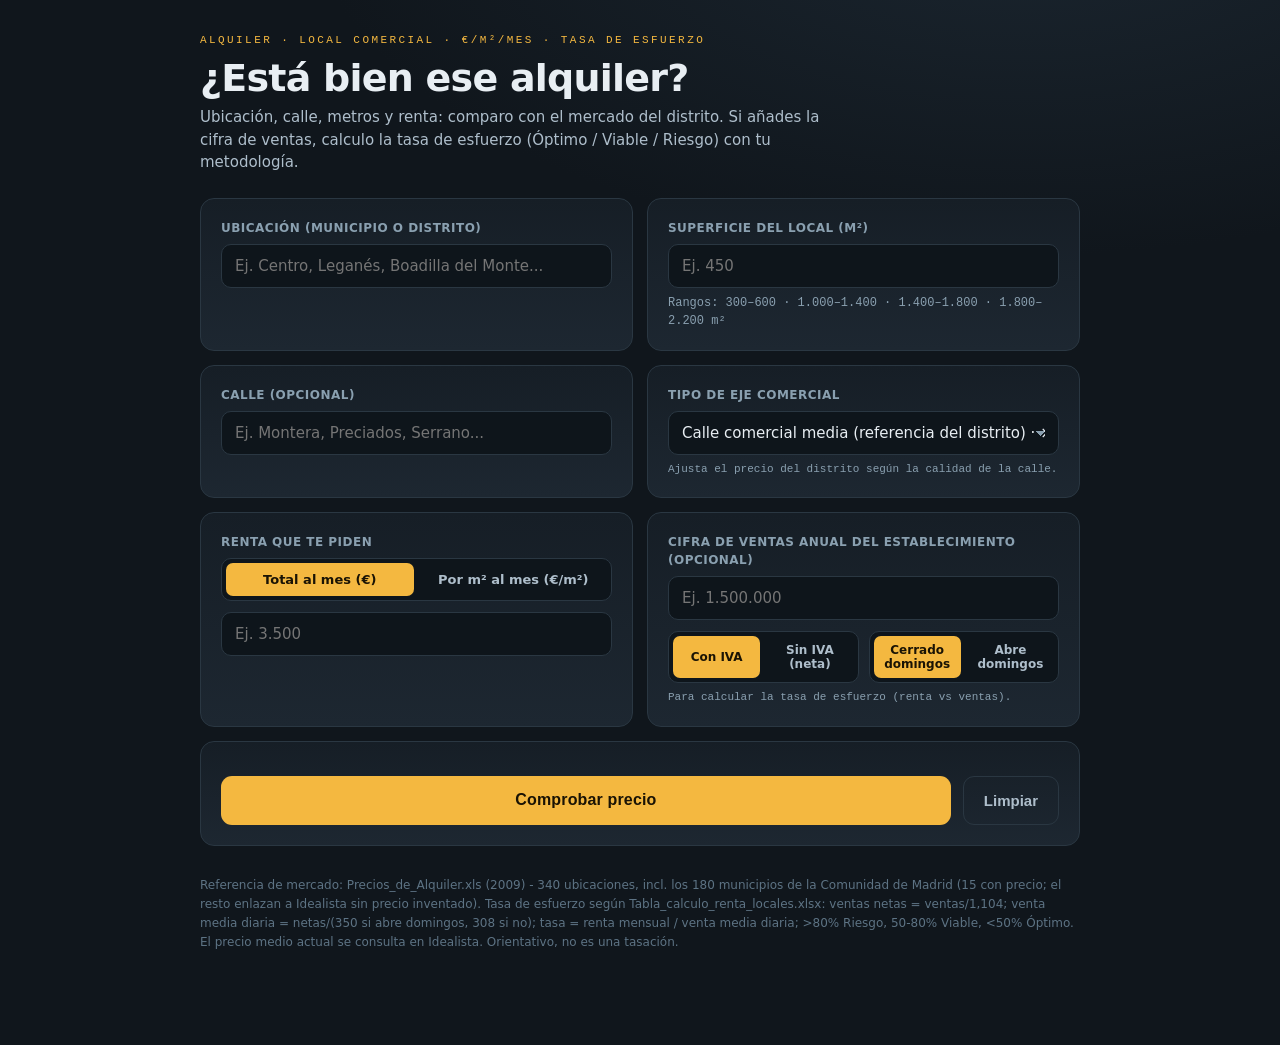
<file: index.html>
<!DOCTYPE html>
<html lang="es">
<head>
<meta charset="utf-8"/>
<meta name="viewport" content="width=device-width, initial-scale=1"/>
<title>Alquiler</title>
<meta name="description" content="Compara la renta de un local comercial con el mercado y calcula la tasa de esfuerzo."/>
<meta name="theme-color" content="#10161c"/>
<link rel="manifest" href="manifest.webmanifest"/>
<link rel="icon" type="image/png" href="icon-192.png"/>
<link rel="apple-touch-icon" href="icon-180.png"/>
<meta name="apple-mobile-web-app-capable" content="yes"/>
<meta name="apple-mobile-web-app-status-bar-style" content="black-translucent"/>
<meta name="apple-mobile-web-app-title" content="Alquiler"/>
<style>
/* ============================================================
   Tasador de Alquiler de Local Comercial — styles.css
   ============================================================ */

:root {
  --ink:      #10161c;
  --panel:    #161e26;
  --panel2:   #1d2731;
  --line:     #2a3742;
  --muted:    #8aa0b0;
  --text:     #e8eef3;
  --soft:     #aebecb;
  --accent:   #f4b840;
  --accent2:  #ffd574;
  --idealista:#c4006b;
  --good:     #3ec48a;
  --ok:       #f4b840;
  --warn:     #f08a3c;
  --bad:      #e85a5a;
  --r:        14px;
  --mono:     "SFMono-Regular", ui-monospace, "JetBrains Mono", Menlo, monospace;
}

* { box-sizing: border-box; }

body {
  margin: 0;
  background:
    radial-gradient(1200px 600px at 80% -10%, #1b2630 0%, transparent 60%),
    var(--ink);
  color: var(--text);
  font-family: "Inter", system-ui, -apple-system, Segoe UI, Roboto, sans-serif;
  -webkit-font-smoothing: antialiased;
  line-height: 1.5;
}

.wrap { max-width: 920px; margin: 0 auto; padding: 32px 20px 80px; }

/* ── header ── */
header { margin-bottom: 24px; }
.eyebrow {
  font-family: var(--mono); font-size: 11px; letter-spacing: .22em;
  text-transform: uppercase; color: var(--accent); margin: 0 0 10px;
}
h1 {
  font-size: clamp(26px, 4vw, 38px); font-weight: 760;
  letter-spacing: -.02em; margin: 0 0 8px; line-height: 1.05;
}
.sub { color: var(--soft); font-size: 15px; max-width: 66ch; margin: 0; }

/* ── layout ── */
.grid { display: grid; grid-template-columns: 1fr 1fr; gap: 14px; }
@media (max-width: 760px) { .grid { grid-template-columns: 1fr; } }
.grid + .grid { margin-top: 14px; }
.card {
  background: linear-gradient(180deg, var(--panel), var(--panel2));
  border: 1px solid var(--line); border-radius: var(--r); padding: 20px;
}

/* ── form controls ── */
label {
  display: block; font-size: 12px; letter-spacing: .04em;
  text-transform: uppercase; color: var(--muted); margin: 0 0 7px; font-weight: 600;
}
input, select {
  width: 100%; background: #0e151b; border: 1px solid var(--line);
  color: var(--text); padding: 12px 13px; border-radius: 10px;
  font-size: 15px; font-family: inherit; outline: none;
}
select {
  appearance: none;
  background-image:
    linear-gradient(45deg, transparent 50%, var(--muted) 50%),
    linear-gradient(135deg, var(--muted) 50%, transparent 50%);
  background-position: calc(100% - 18px) 19px, calc(100% - 13px) 19px;
  background-size: 5px 5px; background-repeat: no-repeat;
}
input:focus, select:focus {
  border-color: var(--accent); box-shadow: 0 0 0 3px rgba(244,184,64,.15);
}

/* ── autocomplete ── */
.autobox { position: relative; }
.sugg {
  position: absolute; z-index: 30; left: 0; right: 0;
  top: calc(100% + 6px); background: #0e151b;
  border: 1px solid var(--line); border-radius: 10px;
  max-height: 300px; overflow: auto;
  box-shadow: 0 18px 40px rgba(0,0,0,.5); display: none;
}
.sugg.open { display: block; }
.sugg div { padding: 10px 13px; cursor: pointer; font-size: 14px; border-bottom: 1px solid #18222b; }
.sugg div:last-child { border-bottom: none; }
.sugg div:hover, .sugg div.hi { background: #1a2630; }
.sugg .prov  { color: var(--muted); font-size: 12px; margin-left: 6px; }
.sugg .tp    { float: right; font-size: 10px; text-transform: uppercase; letter-spacing: .08em; margin-top: 3px; }
.sugg .tp.has { color: var(--good); }
.sugg .tp.no  { color: #5d7384; }

.ok-pill { display: none; margin-top: 8px; font-size: 12.5px; }
.ok-pill.show { display: block; }
.hint { display: none; margin-top: 8px; font-size: 12.5px; color: var(--accent); }
.hint.show { display: block; }
.coefnote { font-family: var(--mono); font-size: 11px; color: var(--muted); margin-top: 6px; }

/* ── segmented buttons ── */
.seg { display: flex; gap: 6px; background: #0e151b; border: 1px solid var(--line); border-radius: 10px; padding: 4px; }
.seg button { flex: 1; background: transparent; border: none; color: var(--soft); padding: 9px; border-radius: 7px; font-size: 13px; font-weight: 600; cursor: pointer; font-family: inherit; }
.seg button.on { background: var(--accent); color: #1a1304; }
.seg.sm button { padding: 7px; font-size: 12px; }
.row2 { display: grid; grid-template-columns: 1fr 1fr; gap: 10px; margin-top: 11px; }

.unit { font-family: var(--mono); font-size: 12px; color: var(--muted); margin-top: 6px; }

/* ── CTA ── */
.actions { display: flex; gap: 12px; margin-top: 14px; }
.cta {
  flex: 1; background: var(--accent); color: #1a1304; border: none;
  padding: 15px; border-radius: 11px; font-size: 16px; font-weight: 740;
  cursor: pointer; letter-spacing: .01em;
}
.cta:hover { background: var(--accent2); }
.clear {
  flex: 0 0 auto; background: transparent; color: var(--soft);
  border: 1px solid var(--line); padding: 15px 20px; border-radius: 11px;
  font-size: 15px; font-weight: 600; cursor: pointer;
}
.clear:hover { border-color: var(--bad); color: var(--bad); }
.err {
  color: var(--bad); font-size: 13.5px; margin-top: 12px;
  background: rgba(232,90,90,.08); border: 1px solid rgba(232,90,90,.4);
  padding: 11px 13px; border-radius: 9px; display: none;
}

/* ── resultado ── */
.verdict {
  border-radius: var(--r); padding: 22px 22px 20px;
  border: 1px solid var(--line); position: relative; overflow: hidden;
}
.verdict .tag { font-family: var(--mono); font-size: 11px; letter-spacing: .18em; text-transform: uppercase; opacity: .8; }
.verdict h2   { margin: 6px 0 4px; font-size: 26px; letter-spacing: -.01em; }
.verdict p    { margin: 0; color: var(--soft); font-size: 14px; }
.vchip { display: inline-block; width: 11px; height: 11px; border-radius: 50%; margin-right: 8px; vertical-align: middle; }

.bar {
  margin: 22px 0 6px; height: 12px; border-radius: 8px;
  background: linear-gradient(90deg, var(--good), var(--ok) 50%, var(--bad));
  position: relative;
}
.bar .mk {
  position: absolute; top: -9px; width: 3px; height: 30px;
  background: #fff; border-radius: 2px; transform: translateX(-50%);
  box-shadow: 0 0 0 3px rgba(0,0,0,.35);
}
.bar .mk::after {
  content: attr(data-l); position: absolute; top: -22px;
  left: 50%; transform: translateX(-50%);
  font-family: var(--mono); font-size: 11px; white-space: nowrap; color: #fff;
}
.scale { display: flex; justify-content: space-between; font-family: var(--mono); font-size: 11px; color: var(--muted); margin-top: 4px; }

/* ── price box ── */
.pricebox { margin-top: 18px; display: grid; grid-template-columns: 1fr 1fr; gap: 12px; }
@media (max-width: 640px) { .pricebox { grid-template-columns: 1fr; } }
.pricebox .pb { background: #0e151b; border: 1px solid var(--line); border-radius: 12px; padding: 16px; }
.pricebox .pb .k { font-size: 11px; text-transform: uppercase; letter-spacing: .05em; color: var(--muted); margin-bottom: 6px; }
.pricebox .pb .big { font-size: 26px; font-weight: 780; font-family: var(--mono); line-height: 1; }
.pricebox .pb .big small { font-size: 12px; color: var(--muted); font-weight: 400; }
.pricebox .pb .src { font-size: 11px; color: #5d7384; margin-top: 7px; }
.pricebox .pb.live { display: flex; flex-direction: column; justify-content: space-between; }
.pricebox .pb.live a {
  margin-top: 10px; display: inline-flex; align-items: center; justify-content: center;
  gap: 8px; background: var(--idealista); color: #fff; text-decoration: none;
  font-weight: 700; font-size: 14px; padding: 11px 14px; border-radius: 10px;
}
.pricebox .pb.live a:hover { filter: brightness(1.12); }

/* ── stats grid ── */
.stats { display: grid; grid-template-columns: repeat(4, 1fr); gap: 10px; margin-top: 14px; }
@media (max-width: 640px) { .stats { grid-template-columns: repeat(2, 1fr); } }
.stat { background: #0e151b; border: 1px solid var(--line); border-radius: 11px; padding: 13px; }
.stat .k { font-size: 11px; text-transform: uppercase; letter-spacing: .05em; color: var(--muted); margin-bottom: 5px; }
.stat .v { font-size: 19px; font-weight: 700; font-family: var(--mono); }
.stat .v small { font-size: 11px; color: var(--muted); font-weight: 400; }

/* ── adj note ── */
.adj { margin-top: 14px; font-size: 13px; color: var(--soft); background: #0e151b; border: 1px solid var(--line); border-radius: 10px; padding: 12px 14px; }
.adj b { color: var(--text); }

/* ── tasa de esfuerzo ── */
.esf {
  margin-top: 18px; border: 1px solid var(--line); border-radius: var(--r);
  padding: 20px; background: linear-gradient(180deg, rgba(255,255,255,.02), transparent);
}
.esf .eh { display: flex; align-items: baseline; justify-content: space-between; flex-wrap: wrap; gap: 8px; }
.esf .et { font-family: var(--mono); font-size: 11px; letter-spacing: .16em; text-transform: uppercase; color: var(--muted); }
.esf .ebig { font-size: 40px; font-weight: 800; font-family: var(--mono); line-height: 1; }
.esf .eval { font-size: 15px; font-weight: 760; padding: 6px 12px; border-radius: 999px; }
.esf .legend { display: flex; gap: 14px; flex-wrap: wrap; margin-top: 14px; font-size: 12px; color: var(--muted); }
.esf .legend b { font-weight: 700; }

/* ── idealista block ── */
.idea {
  margin-top: 14px; display: flex; flex-wrap: wrap; gap: 10px;
  align-items: center; background: #0e151b;
  border: 1px solid var(--line); border-radius: 12px; padding: 15px;
}
.idea .ttl { font-size: 13px; color: var(--soft); flex: 1 1 100%; margin-bottom: 2px; }
.idea .ttl b { color: var(--text); }
.idea a {
  display: inline-flex; align-items: center; gap: 8px;
  background: var(--idealista); color: #fff; text-decoration: none;
  font-weight: 700; font-size: 14px; padding: 11px 16px; border-radius: 10px;
}
.idea a:hover { filter: brightness(1.12); }
.idea a.ghost { background: transparent; border: 1px solid var(--line); color: var(--soft); font-weight: 600; }

.note {
  margin-top: 14px; font-size: 13px; color: var(--muted);
  background: #0e151b; border: 1px solid var(--line);
  border-left: 3px solid var(--accent); padding: 11px 13px; border-radius: 8px;
}
.foot { margin-top: 30px; font-size: 12px; color: #5d7384; line-height: 1.6; }

</style>
</head>
<body>
<div class="wrap">
<header>
  <p class="eyebrow">Alquiler · local comercial · €/m²/mes · tasa de esfuerzo</p>
  <h1>¿Está bien ese alquiler?</h1>
  <p class="sub">Ubicación, calle, metros y renta: comparo con el mercado del distrito. Si añades la cifra de ventas, calculo la tasa de esfuerzo (Óptimo / Viable / Riesgo) con tu metodología.</p>
</header>

<!-- Fila 1: Ubicación + m² -->
<div class="grid">
  <div class="card autobox">
    <label for="loc">Ubicación (municipio o distrito)</label>
    <input id="loc" autocomplete="off" placeholder="Ej. Centro, Leganés, Boadilla del Monte..."/>
    <div class="sugg" id="sugg"></div>
    <div class="ok-pill" id="okpill"></div>
  </div>
  <div class="card">
    <label for="m2">Superficie del local (m²)</label>
    <input id="m2" type="text" inputmode="decimal" placeholder="Ej. 450"/>
    <div class="unit">Rangos: 300–600 · 1.000–1.400 · 1.400–1.800 · 1.800–2.200 m²</div>
  </div>
</div>

<!-- Fila 2: Calle + eje comercial -->
<div class="grid">
  <div class="card">
    <label for="calle">Calle (opcional)</label>
    <input id="calle" autocomplete="off" placeholder="Ej. Montera, Preciados, Serrano..."/>
    <div class="hint" id="hint"></div>
  </div>
  <div class="card">
    <label for="eje">Tipo de eje comercial</label>
    <select id="eje">
      <option value="1.0">Calle comercial media (referencia del distrito) · ×1,0</option>
      <option value="2.2">Eje prime / primera línea, máximo tránsito · ×2,2</option>
      <option value="1.4">Calle comercial principal · ×1,4</option>
      <option value="0.65">Calle secundaria / poco tránsito · ×0,65</option>
    </select>
    <div class="coefnote">Ajusta el precio del distrito según la calidad de la calle.</div>
  </div>
</div>

<!-- Fila 3: Renta + Ventas -->
<div class="grid">
  <div class="card">
    <label>Renta que te piden</label>
    <div class="seg" style="margin-bottom:11px">
      <button id="mTotal" class="on" type="button">Total al mes (€)</button>
      <button id="mUnit" type="button">Por m² al mes (€/m²)</button>
    </div>
    <input id="rent" type="text" inputmode="decimal" placeholder="Ej. 3.500"/>
  </div>
  <div class="card">
    <label for="ventas">Cifra de ventas anual del establecimiento (opcional)</label>
    <input id="ventas" type="text" inputmode="decimal" placeholder="Ej. 1.500.000"/>
    <div class="row2">
      <div class="seg sm">
        <button id="ivaSi" class="on" type="button">Con IVA</button>
        <button id="ivaNo" type="button">Sin IVA (neta)</button>
      </div>
      <div class="seg sm">
        <button id="domNo" class="on" type="button">Cerrado domingos</button>
        <button id="domSi" type="button">Abre domingos</button>
      </div>
    </div>
    <div class="coefnote">Para calcular la tasa de esfuerzo (renta vs ventas).</div>
  </div>
</div>

<!-- CTA -->
<div class="card" style="margin-top:14px">
  <div class="actions">
    <button class="cta" id="go">Comprobar precio</button>
    <button class="clear" id="clear" type="button">Limpiar</button>
  </div>
  <div class="err" id="err"></div>
</div>

<!-- Resultado -->
<div id="result"></div>
<p class="foot" id="src">Referencia de mercado: Precios_de_Alquiler.xls (2009) - 340 ubicaciones, incl. los 180 municipios de la Comunidad de Madrid (15 con precio; el resto enlazan a Idealista sin precio inventado). Tasa de esfuerzo seg&#250;n Tabla_calculo_renta_locales.xlsx: ventas netas = ventas/1,104; venta media diaria = netas/(350 si abre domingos, 308 si no); tasa = renta mensual / venta media diaria; &gt;80% Riesgo, 50-80% Viable, &lt;50% &#211;ptimo. El precio medio actual se consulta en Idealista. Orientativo, no es una tasaci&#243;n.</p>
</div>

<script>
window.DATA = [{"provincia":"Álava","localizacion":"Vitoria-Gasteiz - A1","tipo":"municipio","yield":0.07,"idealista":"https://www.idealista.com/alquiler-locales/vitoria-gasteiz-alava/","hasData":true,"r1":{"min":28.36,"max":31.905,"medio":30.133},"r2":{"min":21.27,"max":24.815,"medio":23.043},"r3":{"min":17.725,"max":21.27,"medio":19.497},"r4":{"min":14.18,"max":17.725,"medio":15.953}},{"provincia":"Álava","localizacion":"Vitoria-Gasteiz - A2","tipo":"municipio","yield":0.075,"idealista":"https://www.idealista.com/alquiler-locales/vitoria-gasteiz-alava/","hasData":true,"r1":{"min":8.4,"max":9.45,"medio":8.925},"r2":{"min":6.3,"max":7.35,"medio":6.825},"r3":{"min":5.25,"max":6.3,"medio":5.775},"r4":{"min":4.2,"max":5.25,"medio":4.725}},{"provincia":"Albacete","localizacion":"Albacete - A1","tipo":"municipio","yield":0.072,"idealista":"https://www.idealista.com/alquiler-locales/albacete-albacete/","hasData":true,"r1":{"min":27.68,"max":31.14,"medio":29.41},"r2":{"min":20.76,"max":24.22,"medio":22.49},"r3":{"min":17.3,"max":20.76,"medio":19.03},"r4":{"min":13.84,"max":17.3,"medio":15.57}},{"provincia":"Albacete","localizacion":"Albacete - A2","tipo":"municipio","yield":0.075,"idealista":"https://www.idealista.com/alquiler-locales/albacete-albacete/","hasData":true,"r1":{"min":8.0,"max":9.0,"medio":8.5},"r2":{"min":6.0,"max":7.0,"medio":6.5},"r3":{"min":5.0,"max":6.0,"medio":5.5},"r4":{"min":4.0,"max":5.0,"medio":4.5}},{"provincia":"Alicante/Alacant","localizacion":"Alcoy/Alcoi","tipo":"municipio","yield":0.077,"idealista":"https://www.idealista.com/alquiler-locales/alcoy-alcoi-alicante/","hasData":true,"r1":{"min":8.28,"max":9.315,"medio":8.797},"r2":{"min":6.21,"max":7.245,"medio":6.728},"r3":{"min":5.175,"max":6.21,"medio":5.692},"r4":{"min":4.14,"max":5.175,"medio":4.657}},{"provincia":"Alicante/Alacant","localizacion":"Alicante/Alacant - A1","tipo":"municipio","yield":0.072,"idealista":"https://www.idealista.com/alquiler-locales/alicante-alacant-alicante/","hasData":true,"r1":{"min":21.96,"max":24.705,"medio":23.332},"r2":{"min":16.47,"max":19.215,"medio":17.843},"r3":{"min":13.725,"max":16.47,"medio":15.098},"r4":{"min":10.98,"max":13.725,"medio":12.352}},{"provincia":"Alicante/Alacant","localizacion":"Alicante/Alacant - A2","tipo":"municipio","yield":0.077,"idealista":"https://www.idealista.com/alquiler-locales/alicante-alacant-alicante/","hasData":true,"r1":{"min":7.84,"max":8.82,"medio":8.33},"r2":{"min":5.88,"max":6.86,"medio":6.37},"r3":{"min":4.9,"max":5.88,"medio":5.39},"r4":{"min":3.92,"max":4.9,"medio":4.41}},{"provincia":"Alicante/Alacant","localizacion":"Benidorm","tipo":"municipio","yield":0.077,"idealista":"https://www.idealista.com/alquiler-locales/benidorm-alicante/","hasData":true,"r1":{"min":9.067,"max":10.2,"medio":9.633},"r2":{"min":6.8,"max":7.933,"medio":7.367},"r3":{"min":5.667,"max":6.8,"medio":6.233},"r4":{"min":4.533,"max":5.667,"medio":5.1}},{"provincia":"Alicante/Alacant","localizacion":"Elche/Elx - A1","tipo":"municipio","yield":0.072,"idealista":"https://www.idealista.com/alquiler-locales/elche-elx-alicante/","hasData":true,"r1":{"min":18.0,"max":20.25,"medio":19.125},"r2":{"min":13.5,"max":15.75,"medio":14.625},"r3":{"min":11.25,"max":13.5,"medio":12.375},"r4":{"min":9.0,"max":11.25,"medio":10.125}},{"provincia":"Alicante/Alacant","localizacion":"Elche/Elx - A2","tipo":"municipio","yield":0.077,"idealista":"https://www.idealista.com/alquiler-locales/elche-elx-alicante/","hasData":true,"r1":{"min":5.573,"max":6.27,"medio":5.922},"r2":{"min":4.18,"max":4.877,"medio":4.528},"r3":{"min":3.483,"max":4.18,"medio":3.832},"r4":{"min":2.787,"max":3.483,"medio":3.135}},{"provincia":"Alicante/Alacant","localizacion":"Torrevieja - A1","tipo":"municipio","yield":0.072,"idealista":"https://www.idealista.com/alquiler-locales/torrevieja-alicante/","hasData":true,"r1":{"min":12.64,"max":14.22,"medio":13.43},"r2":{"min":9.48,"max":11.06,"medio":10.27},"r3":{"min":7.9,"max":9.48,"medio":8.69},"r4":{"min":6.32,"max":7.9,"medio":7.11}},{"provincia":"Alicante/Alacant","localizacion":"Torrevieja - A2","tipo":"municipio","yield":0.077,"idealista":"https://www.idealista.com/alquiler-locales/torrevieja-alicante/","hasData":true,"r1":{"min":6.587,"max":7.41,"medio":6.998},"r2":{"min":4.94,"max":5.763,"medio":5.352},"r3":{"min":4.117,"max":4.94,"medio":4.528},"r4":{"min":3.293,"max":4.117,"medio":3.705}},{"provincia":"Almería","localizacion":"Almería -A1","tipo":"municipio","yield":0.072,"idealista":"https://www.idealista.com/alquiler-locales/almeria-almeria/","hasData":true,"r1":{"min":30.4,"max":34.2,"medio":32.3},"r2":{"min":22.8,"max":26.6,"medio":24.7},"r3":{"min":19.0,"max":22.8,"medio":20.9},"r4":{"min":15.2,"max":19.0,"medio":17.1}},{"provincia":"Almería","localizacion":"Almería - A2","tipo":"municipio","yield":0.077,"idealista":"https://www.idealista.com/alquiler-locales/almeria-almeria/","hasData":true,"r1":{"min":8.133,"max":9.15,"medio":8.642},"r2":{"min":6.1,"max":7.117,"medio":6.608},"r3":{"min":5.083,"max":6.1,"medio":5.592},"r4":{"min":4.067,"max":5.083,"medio":4.575}},{"provincia":"Asturias","localizacion":"Gijón - A1","tipo":"municipio","yield":0.07,"idealista":"https://www.idealista.com/alquiler-locales/gijon-asturias/","hasData":true,"r1":{"min":28.907,"max":32.52,"medio":30.713},"r2":{"min":21.68,"max":25.293,"medio":23.487},"r3":{"min":18.067,"max":21.68,"medio":19.873},"r4":{"min":14.453,"max":18.067,"medio":16.26}},{"provincia":"Asturias","localizacion":"Gijón - A2","tipo":"municipio","yield":0.075,"idealista":"https://www.idealista.com/alquiler-locales/gijon-asturias/","hasData":true,"r1":{"min":8.907,"max":10.02,"medio":9.463},"r2":{"min":6.68,"max":7.793,"medio":7.237},"r3":{"min":5.567,"max":6.68,"medio":6.123},"r4":{"min":4.453,"max":5.567,"medio":5.01}},{"provincia":"Asturias","localizacion":"Oviedo - A1","tipo":"municipio","yield":0.07,"idealista":"https://www.idealista.com/alquiler-locales/oviedo-asturias/","hasData":true,"r1":{"min":31.547,"max":35.49,"medio":33.518},"r2":{"min":23.66,"max":27.603,"medio":25.632},"r3":{"min":19.717,"max":23.66,"medio":21.688},"r4":{"min":15.773,"max":19.717,"medio":17.745}},{"provincia":"Asturias","localizacion":"Oviedo - A2","tipo":"municipio","yield":0.075,"idealista":"https://www.idealista.com/alquiler-locales/oviedo-asturias/","hasData":true,"r1":{"min":8.64,"max":9.72,"medio":9.18},"r2":{"min":6.48,"max":7.56,"medio":7.02},"r3":{"min":5.4,"max":6.48,"medio":5.94},"r4":{"min":4.32,"max":5.4,"medio":4.86}},{"provincia":"Ávila","localizacion":"Ávila","tipo":"municipio","yield":0.075,"idealista":"https://www.idealista.com/alquiler-locales/avila-avila/","hasData":true,"r1":{"min":8.56,"max":9.63,"medio":9.095},"r2":{"min":6.42,"max":7.49,"medio":6.955},"r3":{"min":5.35,"max":6.42,"medio":5.885},"r4":{"min":4.28,"max":5.35,"medio":4.815}},{"provincia":"Badajoz","localizacion":"Badajoz - A1","tipo":"municipio","yield":0.072,"idealista":"https://www.idealista.com/alquiler-locales/badajoz-badajoz/","hasData":true,"r1":{"min":28.0,"max":31.5,"medio":29.75},"r2":{"min":21.0,"max":24.5,"medio":22.75},"r3":{"min":17.5,"max":21.0,"medio":19.25},"r4":{"min":14.0,"max":17.5,"medio":15.75}},{"provincia":"Badajoz","localizacion":"Badajoz - A2","tipo":"municipio","yield":0.075,"idealista":"https://www.idealista.com/alquiler-locales/badajoz-badajoz/","hasData":true,"r1":{"min":8.24,"max":9.27,"medio":8.755},"r2":{"min":6.18,"max":7.21,"medio":6.695},"r3":{"min":5.15,"max":6.18,"medio":5.665},"r4":{"min":4.12,"max":5.15,"medio":4.635}},{"provincia":"Badajoz","localizacion":"Mérida","tipo":"municipio","yield":0.077,"idealista":"https://www.idealista.com/alquiler-locales/merida-badajoz/","hasData":true,"r1":{"min":7.52,"max":8.46,"medio":7.99},"r2":{"min":5.64,"max":6.58,"medio":6.11},"r3":{"min":4.7,"max":5.64,"medio":5.17},"r4":{"min":3.76,"max":4.7,"medio":4.23}},{"provincia":"Balears (Illes)","localizacion":"Palma de Mallorca - A1","tipo":"municipio","yield":0.07,"idealista":"https://www.idealista.com/alquiler-locales/palma-de-mallorca-balears-illes/","hasData":true,"r1":{"min":29.867,"max":33.6,"medio":31.733},"r2":{"min":22.4,"max":26.133,"medio":24.267},"r3":{"min":18.667,"max":22.4,"medio":20.533},"r4":{"min":14.933,"max":18.667,"medio":16.8}},{"provincia":"Balears (Illes)","localizacion":"Palma de Mallorca - A2","tipo":"municipio","yield":0.075,"idealista":"https://www.idealista.com/alquiler-locales/palma-de-mallorca-balears-illes/","hasData":true,"r1":{"min":8.427,"max":9.48,"medio":8.953},"r2":{"min":6.32,"max":7.373,"medio":6.847},"r3":{"min":5.267,"max":6.32,"medio":5.793},"r4":{"min":4.213,"max":5.267,"medio":4.74}},{"provincia":"Balears (Illes)","localizacion":"Eivissa","tipo":"municipio","yield":0.075,"idealista":"https://www.idealista.com/alquiler-locales/eivissa-balears-illes/","hasData":true,"r1":{"min":7.467,"max":8.4,"medio":7.933},"r2":{"min":5.6,"max":6.533,"medio":6.067},"r3":{"min":4.667,"max":5.6,"medio":5.133},"r4":{"min":3.733,"max":4.667,"medio":4.2}},{"provincia":"Burgos","localizacion":"Burgos - A1","tipo":"municipio","yield":0.072,"idealista":"https://www.idealista.com/alquiler-locales/burgos-burgos/","hasData":true,"r1":{"min":19.893,"max":22.38,"medio":21.137},"r2":{"min":14.92,"max":17.407,"medio":16.163},"r3":{"min":12.433,"max":14.92,"medio":13.677},"r4":{"min":9.947,"max":12.433,"medio":11.19}},{"provincia":"Burgos","localizacion":"Burgos - A2","tipo":"municipio","yield":0.075,"idealista":"https://www.idealista.com/alquiler-locales/burgos-burgos/","hasData":true,"r1":{"min":6.933,"max":7.8,"medio":7.367},"r2":{"min":5.2,"max":6.067,"medio":5.633},"r3":{"min":4.333,"max":5.2,"medio":4.767},"r4":{"min":3.467,"max":4.333,"medio":3.9}},{"provincia":"Cáceres","localizacion":"Cáceres","tipo":"municipio","yield":0.072,"idealista":"https://www.idealista.com/alquiler-locales/caceres-caceres/","hasData":true,"r1":{"min":14.933,"max":16.8,"medio":15.867},"r2":{"min":11.2,"max":13.067,"medio":12.133},"r3":{"min":9.333,"max":11.2,"medio":10.267},"r4":{"min":7.467,"max":9.333,"medio":8.4}},{"provincia":"Cádiz","localizacion":"Algeciras","tipo":"municipio","yield":0.077,"idealista":"https://www.idealista.com/alquiler-locales/algeciras-cadiz/","hasData":true,"r1":{"min":7.44,"max":8.37,"medio":7.905},"r2":{"min":5.58,"max":6.51,"medio":6.045},"r3":{"min":4.65,"max":5.58,"medio":5.115},"r4":{"min":3.72,"max":4.65,"medio":4.185}},{"provincia":"Cádiz","localizacion":"Cádiz - A1","tipo":"municipio","yield":0.072,"idealista":"https://www.idealista.com/alquiler-locales/cadiz-cadiz/","hasData":true,"r1":{"min":9.1,"max":10.2,"medio":9.65},"r2":{"min":6.8,"max":8.0,"medio":7.4},"r3":{"min":5.7,"max":6.8,"medio":6.25},"r4":{"min":4.5,"max":5.7,"medio":5.1}},{"provincia":"Cádiz","localizacion":"Cádiz - A2","tipo":"municipio","yield":0.075,"idealista":"https://www.idealista.com/alquiler-locales/cadiz-cadiz/","hasData":true,"r1":{"min":8.91,"max":9.9,"medio":9.405},"r2":{"min":6.93,"max":7.92,"medio":7.425},"r3":{"min":5.94,"max":6.93,"medio":6.435},"r4":{"min":4.95,"max":5.94,"medio":5.445}},{"provincia":"Cádiz","localizacion":"Jerez de la Frontera - A1","tipo":"municipio","yield":0.075,"idealista":"https://www.idealista.com/alquiler-locales/jerez-de-la-frontera-cadiz/","hasData":true,"r1":{"min":24.167,"max":26.583,"medio":25.375},"r2":{"min":19.333,"max":21.75,"medio":20.542},"r3":{"min":14.5,"max":16.917,"medio":15.708},"r4":{"min":12.083,"max":14.5,"medio":13.292}},{"provincia":"Cádiz","localizacion":"Jerez de la Frontera - A2","tipo":"municipio","yield":0.077,"idealista":"https://www.idealista.com/alquiler-locales/jerez-de-la-frontera-cadiz/","hasData":true,"r1":{"min":8.04,"max":8.933,"medio":8.487},"r2":{"min":6.253,"max":7.147,"medio":6.7},"r3":{"min":5.36,"max":6.253,"medio":5.807},"r4":{"min":4.467,"max":5.36,"medio":4.913}},{"provincia":"Cantabria","localizacion":"Santander - A1","tipo":"municipio","yield":0.07,"idealista":"https://www.idealista.com/alquiler-locales/santander-cantabria/","hasData":true,"r1":{"min":16.5,"max":18.333,"medio":17.417},"r2":{"min":12.833,"max":14.667,"medio":13.75},"r3":{"min":11.0,"max":12.833,"medio":11.917},"r4":{"min":9.167,"max":11.0,"medio":10.083}},{"provincia":"Cantabria","localizacion":"Santander - A2","tipo":"municipio","yield":0.075,"idealista":"https://www.idealista.com/alquiler-locales/santander-cantabria/","hasData":true,"r1":{"min":9.15,"max":10.167,"medio":9.658},"r2":{"min":7.117,"max":8.133,"medio":7.625},"r3":{"min":6.1,"max":7.117,"medio":6.608},"r4":{"min":5.083,"max":6.1,"medio":5.592}},{"provincia":"Castellón/Castelló","localizacion":"Castellón de la Plana/Castelló de la Plana - A1","tipo":"municipio","yield":0.075,"idealista":"https://www.idealista.com/alquiler-locales/castellon-de-la-plana-castello-de-la-plana-castellon/","hasData":true,"r1":{"min":17.94,"max":19.933,"medio":18.937},"r2":{"min":13.953,"max":15.947,"medio":14.95},"r3":{"min":11.96,"max":13.953,"medio":12.957},"r4":{"min":9.967,"max":11.96,"medio":10.963}},{"provincia":"Castellón/Castelló","localizacion":"Castellón de la Plana/Castelló de la Plana - A2","tipo":"municipio","yield":0.077,"idealista":"https://www.idealista.com/alquiler-locales/castellon-de-la-plana-castello-de-la-plana-castellon/","hasData":true,"r1":{"min":7.68,"max":8.533,"medio":8.107},"r2":{"min":6.253,"max":7.147,"medio":6.7},"r3":{"min":5.36,"max":6.253,"medio":5.807},"r4":{"min":4.467,"max":5.36,"medio":4.913}},{"provincia":"Ciudad Real","localizacion":"Ciudad Real","tipo":"municipio","yield":0.075,"idealista":"https://www.idealista.com/alquiler-locales/ciudad-real-ciudad-real/","hasData":true,"r1":{"min":11.28,"max":12.533,"medio":11.907},"r2":{"min":10.027,"max":11.28,"medio":10.653},"r3":{"min":5.3,"max":8.773,"medio":7.037},"r4":{"min":4.2,"max":5.3,"medio":4.75}},{"provincia":"Córdoba","localizacion":"Córdoba - A1","tipo":"municipio","yield":0.072,"idealista":"https://www.idealista.com/alquiler-locales/cordoba-cordoba/","hasData":true,"r1":{"min":22.0,"max":24.78,"medio":23.39},"r2":{"min":16.5,"max":19.2,"medio":17.85},"r3":{"min":7.52,"max":16.5,"medio":12.01},"r4":{"min":11.01,"max":13.7,"medio":12.355}},{"provincia":"Córdoba","localizacion":"Córdoba - A2","tipo":"municipio","yield":0.075,"idealista":"https://www.idealista.com/alquiler-locales/cordoba-cordoba/","hasData":true,"r1":{"min":9.22,"max":10.38,"medio":9.8},"r2":{"min":6.92,"max":8.07,"medio":7.495},"r3":{"min":5.7,"max":6.92,"medio":6.31},"r4":{"min":6.267,"max":7.52,"medio":6.893}},{"provincia":"Coruña (A)","localizacion":"Coruña - A1","tipo":"municipio","yield":0.07,"idealista":"https://www.idealista.com/alquiler-locales/coruna-a-coruna/","hasData":true,"r1":{"min":31.333,"max":34.467,"medio":32.9},"r2":{"min":25.067,"max":28.2,"medio":26.633},"r3":{"min":18.8,"max":21.933,"medio":20.367},"r4":{"min":15.667,"max":18.8,"medio":17.233}},{"provincia":"Coruña (A)","localizacion":"Coruña - A2","tipo":"municipio","yield":0.075,"idealista":"https://www.idealista.com/alquiler-locales/coruna-a-coruna/","hasData":true,"r1":{"min":10.26,"max":11.4,"medio":10.83},"r2":{"min":7.98,"max":9.12,"medio":8.55},"r3":{"min":6.84,"max":7.98,"medio":7.41},"r4":{"min":5.7,"max":6.84,"medio":6.27}},{"provincia":"Coruña (A)","localizacion":"Ferrol","tipo":"municipio","yield":0.072,"idealista":"https://www.idealista.com/alquiler-locales/ferrol-a-coruna/","hasData":true,"r1":{"min":14.01,"max":15.567,"medio":14.788},"r2":{"min":10.897,"max":12.453,"medio":11.675},"r3":{"min":9.34,"max":10.897,"medio":10.118},"r4":{"min":7.783,"max":9.34,"medio":8.562}},{"provincia":"Coruña (A)","localizacion":"Santiago de Compostela -A1","tipo":"municipio","yield":0.072,"idealista":"https://www.idealista.com/alquiler-locales/santiago-de-compostela-a-coruna/","hasData":true,"r1":{"min":28.0,"max":32.0,"medio":30.0},"r2":{"min":22.4,"max":25.6,"medio":24.0},"r3":{"min":19.2,"max":22.4,"medio":20.8},"r4":{"min":16.0,"max":19.2,"medio":17.6}},{"provincia":"Coruña (A)","localizacion":"Santiago de Compostela- A2","tipo":"municipio","yield":0.075,"idealista":"https://www.idealista.com/alquiler-locales/santiago-de-compostela-a-coruna/","hasData":true,"r1":{"min":9.0,"max":10.0,"medio":9.5},"r2":{"min":7.0,"max":8.0,"medio":7.5},"r3":{"min":6.0,"max":7.0,"medio":6.5},"r4":{"min":5.0,"max":6.0,"medio":5.5}},{"provincia":"Cuenca","localizacion":"Cuenca","tipo":"municipio","yield":0.075,"idealista":"https://www.idealista.com/alquiler-locales/cuenca-cuenca/","hasData":true,"r1":{"min":6.8,"max":7.5,"medio":7.15},"r2":{"min":5.29,"max":6.05,"medio":5.67},"r3":{"min":5.29,"max":5.45,"medio":5.37},"r4":{"min":3.7,"max":4.45,"medio":4.075}},{"provincia":"Girona","localizacion":"Girona","tipo":"municipio","yield":0.075,"idealista":"https://www.idealista.com/alquiler-locales/girona-girona/","hasData":true,"r1":{"min":10.3,"max":11.4,"medio":10.85},"r2":{"min":8.04,"max":9.1,"medio":8.57},"r3":{"min":6.8,"max":8.04,"medio":7.42},"r4":{"min":5.74,"max":6.8,"medio":6.27}},{"provincia":"Granada","localizacion":"Granada - A1","tipo":"municipio","yield":0.07,"idealista":"https://www.idealista.com/alquiler-locales/granada-granada/","hasData":true,"r1":{"min":21.15,"max":23.5,"medio":22.325},"r2":{"min":16.45,"max":18.8,"medio":17.625},"r3":{"min":14.1,"max":16.45,"medio":15.275},"r4":{"min":11.75,"max":14.1,"medio":12.925}},{"provincia":"Granada","localizacion":"Granada - A2","tipo":"municipio","yield":0.075,"idealista":"https://www.idealista.com/alquiler-locales/granada-granada/","hasData":true,"r1":{"min":8.79,"max":9.7,"medio":9.245},"r2":{"min":6.83,"max":7.81,"medio":7.32},"r3":{"min":5.86,"max":6.83,"medio":6.345},"r4":{"min":4.88,"max":5.86,"medio":5.37}},{"provincia":"Guadalajara","localizacion":"Guadalajara","tipo":"municipio","yield":0.075,"idealista":"https://www.idealista.com/alquiler-locales/guadalajara-guadalajara/","hasData":true,"r1":{"min":9.48,"max":10.53,"medio":10.005},"r2":{"min":7.37,"max":8.42,"medio":7.895},"r3":{"min":6.32,"max":7.37,"medio":6.845},"r4":{"min":5.2,"max":6.32,"medio":5.76}},{"provincia":"Guipúzcoa","localizacion":"Donostia-San Sebastián - A1","tipo":"municipio","yield":0.07,"idealista":"https://www.idealista.com/alquiler-locales/donostia-san-sebastian-guipuzcoa/","hasData":true,"r1":{"min":37.17,"max":41.3,"medio":39.235},"r2":{"min":28.91,"max":33.04,"medio":30.975},"r3":{"min":24.78,"max":28.91,"medio":26.845},"r4":{"min":20.65,"max":24.78,"medio":22.715}},{"provincia":"Guipúzcoa","localizacion":"Donostia-San Sebastián - A2","tipo":"municipio","yield":0.075,"idealista":"https://www.idealista.com/alquiler-locales/donostia-san-sebastian-guipuzcoa/","hasData":true,"r1":{"min":9.21,"max":10.23,"medio":9.72},"r2":{"min":7.1,"max":8.1,"medio":7.6},"r3":{"min":6.14,"max":7.16,"medio":6.65},"r4":{"min":5.11,"max":6.14,"medio":5.625}},{"provincia":"Guipúzcoa","localizacion":"Irun","tipo":"municipio","yield":0.075,"idealista":"https://www.idealista.com/alquiler-locales/irun-guipuzcoa/","hasData":true,"r1":{"min":10.89,"max":12.1,"medio":11.495},"r2":{"min":8.47,"max":9.68,"medio":9.075},"r3":{"min":7.26,"max":8.47,"medio":7.865},"r4":{"min":6.05,"max":7.26,"medio":6.655}},{"provincia":"Huelva","localizacion":"Huelva","tipo":"municipio","yield":0.075,"idealista":"https://www.idealista.com/alquiler-locales/huelva-huelva/","hasData":true,"r1":{"min":13.932,"max":15.48,"medio":14.706},"r2":{"min":10.836,"max":12.384,"medio":11.61},"r3":{"min":9.288,"max":10.836,"medio":10.062},"r4":{"min":7.74,"max":9.288,"medio":8.514}},{"provincia":"Huesca","localizacion":"Huesca","tipo":"municipio","yield":0.075,"idealista":"https://www.idealista.com/alquiler-locales/huesca-huesca/","hasData":true,"r1":{"min":11.34,"max":12.6,"medio":11.97},"r2":{"min":8.82,"max":10.08,"medio":9.45},"r3":{"min":7.56,"max":8.82,"medio":8.19},"r4":{"min":6.3,"max":7.56,"medio":6.93}},{"provincia":"Jaén","localizacion":"Jaén - A1","tipo":"municipio","yield":0.072,"idealista":"https://www.idealista.com/alquiler-locales/jaen-jaen/","hasData":true,"r1":{"min":17.64,"max":19.6,"medio":18.62},"r2":{"min":13.72,"max":15.68,"medio":14.7},"r3":{"min":11.76,"max":13.72,"medio":12.74},"r4":{"min":9.8,"max":11.76,"medio":10.78}},{"provincia":"Jaén","localizacion":"Jaén - A2","tipo":"municipio","yield":0.075,"idealista":"https://www.idealista.com/alquiler-locales/jaen-jaen/","hasData":true,"r1":{"min":9.73,"max":10.83,"medio":10.28},"r2":{"min":7.58,"max":8.6,"medio":8.09},"r3":{"min":6.5,"max":7.58,"medio":7.04},"r4":{"min":5.41,"max":6.5,"medio":5.955}},{"provincia":"León","localizacion":"León - A1","tipo":"municipio","yield":0.072,"idealista":"https://www.idealista.com/alquiler-locales/leon-leon/","hasData":true,"r1":{"min":25.92,"max":28.8,"medio":27.36},"r2":{"min":20.16,"max":23.04,"medio":21.6},"r3":{"min":17.28,"max":20.16,"medio":18.72},"r4":{"min":14.4,"max":17.28,"medio":15.84}},{"provincia":"León","localizacion":"León - A2","tipo":"municipio","yield":0.075,"idealista":"https://www.idealista.com/alquiler-locales/leon-leon/","hasData":true,"r1":{"min":12.57,"max":13.96,"medio":13.265},"r2":{"min":11.17,"max":12.57,"medio":11.87},"r3":{"min":9.7,"max":11.17,"medio":10.435},"r4":{"min":8.38,"max":9.77,"medio":9.075}},{"provincia":"Lleida","localizacion":"Lleida","tipo":"municipio","yield":0.072,"idealista":"https://www.idealista.com/alquiler-locales/lleida-lleida/","hasData":true,"r1":{"min":7.2,"max":8.0,"medio":7.6},"r2":{"min":5.6,"max":6.4,"medio":6.0},"r3":{"min":4.8,"max":5.6,"medio":5.2},"r4":{"min":4.0,"max":4.8,"medio":4.4}},{"provincia":"Lugo","localizacion":"Lugo","tipo":"municipio","yield":0.072,"idealista":"https://www.idealista.com/alquiler-locales/lugo-lugo/","hasData":true,"r1":{"min":9.09,"max":10.1,"medio":9.595},"r2":{"min":7.07,"max":8.08,"medio":7.575},"r3":{"min":6.06,"max":7.07,"medio":6.565},"r4":{"min":5.05,"max":6.06,"medio":5.555}},{"provincia":"Málaga","localizacion":"Málaga - A1","tipo":"municipio","yield":0.07,"idealista":"https://www.idealista.com/alquiler-locales/malaga-malaga/","hasData":true,"r1":{"min":35.2,"max":39.6,"medio":37.4},"r2":{"min":26.4,"max":30.8,"medio":28.6},"r3":{"min":22.0,"max":26.4,"medio":24.2},"r4":{"min":17.6,"max":22.0,"medio":19.8}},{"provincia":"Málaga","localizacion":"Málaga - A2","tipo":"municipio","yield":0.072,"idealista":"https://www.idealista.com/alquiler-locales/malaga-malaga/","hasData":true,"r1":{"min":15.55,"max":17.49,"medio":16.52},"r2":{"min":11.66,"max":13.6,"medio":12.63},"r3":{"min":9.72,"max":11.66,"medio":10.69},"r4":{"min":7.77,"max":9.72,"medio":8.745}},{"provincia":"Málaga","localizacion":"Málaga - A3","tipo":"municipio","yield":0.075,"idealista":"https://www.idealista.com/alquiler-locales/malaga-malaga/","hasData":true,"r1":{"min":8.35,"max":9.39,"medio":8.87},"r2":{"min":6.26,"max":7.3,"medio":6.78},"r3":{"min":5.22,"max":6.26,"medio":5.74},"r4":{"min":4.17,"max":5.22,"medio":4.695}},{"provincia":"Málaga","localizacion":"Marbella","tipo":"municipio","yield":0.072,"idealista":"https://www.idealista.com/alquiler-locales/marbella-malaga/","hasData":true,"r1":{"min":15.17,"max":17.07,"medio":16.12},"r2":{"min":11.38,"max":13.28,"medio":12.33},"r3":{"min":9.48,"max":11.38,"medio":10.43},"r4":{"min":7.59,"max":9.48,"medio":8.535}},{"provincia":"Málaga","localizacion":"Mijas","tipo":"municipio","yield":0.077,"idealista":"https://www.idealista.com/alquiler-locales/mijas-malaga/","hasData":true,"r1":{"min":9.76,"max":10.94,"medio":10.35},"r2":{"min":7.32,"max":8.54,"medio":7.93},"r3":{"min":6.1,"max":7.32,"medio":6.71},"r4":{"min":4.88,"max":6.1,"medio":5.49}},{"provincia":"Málaga","localizacion":"Torremolinos","tipo":"municipio","yield":0.075,"idealista":"https://www.idealista.com/alquiler-locales/torremolinos-malaga/","hasData":true,"r1":{"min":11.89,"max":13.38,"medio":12.635},"r2":{"min":8.92,"max":10.41,"medio":9.665},"r3":{"min":7.43,"max":8.92,"medio":8.175},"r4":{"min":5.95,"max":7.43,"medio":6.69}},{"provincia":"Málaga","localizacion":"Vélez-Málaga","tipo":"municipio","yield":0.077,"idealista":"https://www.idealista.com/alquiler-locales/velez-malaga-malaga/","hasData":true,"r1":{"min":9.04,"max":10.17,"medio":9.605},"r2":{"min":6.78,"max":7.91,"medio":7.345},"r3":{"min":5.05,"max":6.78,"medio":5.915},"r4":{"min":4.52,"max":5.05,"medio":4.785}},{"provincia":"Murcia","localizacion":"Cartagena","tipo":"municipio","yield":0.075,"idealista":"https://www.idealista.com/alquiler-locales/cartagena-murcia/","hasData":true,"r1":{"min":11.15,"max":12.54,"medio":11.845},"r2":{"min":8.36,"max":9.75,"medio":9.055},"r3":{"min":6.97,"max":8.36,"medio":7.665},"r4":{"min":5.57,"max":6.97,"medio":6.27}},{"provincia":"Murcia","localizacion":"Murcia","tipo":"municipio","yield":0.075,"idealista":"https://www.idealista.com/alquiler-locales/murcia-murcia/","hasData":true,"r1":{"min":14.8,"max":16.65,"medio":15.725},"r2":{"min":11.1,"max":12.95,"medio":12.025},"r3":{"min":9.25,"max":11.1,"medio":10.175},"r4":{"min":7.4,"max":9.25,"medio":8.325}},{"provincia":"Navarra","localizacion":"Pamplona","tipo":"municipio","yield":0.072,"idealista":"https://www.idealista.com/alquiler-locales/pamplona-navarra/","hasData":true,"r1":{"min":19.2,"max":21.6,"medio":20.4},"r2":{"min":14.4,"max":16.8,"medio":15.6},"r3":{"min":12.0,"max":14.4,"medio":13.2},"r4":{"min":9.6,"max":12.0,"medio":10.8}},{"provincia":"Navarra","localizacion":"Pamplona","tipo":"municipio","yield":0.075,"idealista":"https://www.idealista.com/alquiler-locales/pamplona-navarra/","hasData":true,"r1":{"min":8.29,"max":9.33,"medio":8.81},"r2":{"min":6.22,"max":7.34,"medio":6.78},"r3":{"min":5.18,"max":6.22,"medio":5.7},"r4":{"min":4.15,"max":5.18,"medio":4.665}},{"provincia":"Orense","localizacion":"Orense","tipo":"municipio","yield":0.072,"idealista":"https://www.idealista.com/alquiler-locales/orense-orense/","hasData":true,"r1":{"min":20.8,"max":23.4,"medio":22.1},"r2":{"min":15.6,"max":18.2,"medio":16.9},"r3":{"min":13.0,"max":15.6,"medio":14.3},"r4":{"min":10.4,"max":13.0,"medio":11.7}},{"provincia":"Orense","localizacion":"Orense","tipo":"municipio","yield":0.075,"idealista":"https://www.idealista.com/alquiler-locales/orense-orense/","hasData":true,"r1":{"min":10.01,"max":11.25,"medio":10.63},"r2":{"min":7.51,"max":8.75,"medio":8.13},"r3":{"min":6.25,"max":7.51,"medio":6.88},"r4":{"min":5.0,"max":6.25,"medio":5.625}},{"provincia":"Gran Canaria","localizacion":"Las Palmas","tipo":"municipio","yield":0.07,"idealista":"https://www.idealista.com/alquiler-locales/las-palmas-gran-canaria/","hasData":true,"r1":{"min":23.16,"max":26.05,"medio":24.605},"r2":{"min":17.37,"max":20.27,"medio":18.82},"r3":{"min":14.47,"max":17.37,"medio":15.92},"r4":{"min":11.58,"max":14.47,"medio":13.025}},{"provincia":"Gran Canaria","localizacion":"Las Palmas","tipo":"municipio","yield":0.075,"idealista":"https://www.idealista.com/alquiler-locales/las-palmas-gran-canaria/","hasData":true,"r1":{"min":9.65,"max":10.86,"medio":10.255},"r2":{"min":7.24,"max":8.45,"medio":7.845},"r3":{"min":6.03,"max":7.24,"medio":6.635},"r4":{"min":4.83,"max":6.03,"medio":5.43}},{"provincia":"Palencia","localizacion":"Palencia","tipo":"municipio","yield":0.077,"idealista":"https://www.idealista.com/alquiler-locales/palencia-palencia/","hasData":true,"r1":{"min":10.32,"max":11.61,"medio":10.965},"r2":{"min":7.74,"max":9.03,"medio":8.385},"r3":{"min":6.45,"max":7.74,"medio":7.095},"r4":{"min":5.16,"max":6.45,"medio":5.805}},{"provincia":"Pontevedra","localizacion":"Pontevedra","tipo":"municipio","yield":0.075,"idealista":"https://www.idealista.com/alquiler-locales/pontevedra-pontevedra/","hasData":true,"r1":{"min":14.16,"max":15.96,"medio":15.06},"r2":{"min":10.62,"max":12.39,"medio":11.505},"r3":{"min":8.85,"max":10.62,"medio":9.735},"r4":{"min":7.08,"max":8.85,"medio":7.965}},{"provincia":"Pontevedra","localizacion":"Vigo - A1","tipo":"municipio","yield":0.072,"idealista":"https://www.idealista.com/alquiler-locales/vigo-pontevedra/","hasData":true,"r1":{"min":22.32,"max":25.01,"medio":23.665},"r2":{"min":16.94,"max":19.63,"medio":18.285},"r3":{"min":14.25,"max":16.94,"medio":15.595},"r4":{"min":11.5,"max":14.25,"medio":12.875}},{"provincia":"Pontevedra","localizacion":"Vigo - A2","tipo":"municipio","yield":0.075,"idealista":"https://www.idealista.com/alquiler-locales/vigo-pontevedra/","hasData":true,"r1":{"min":8.99,"max":10.11,"medio":9.55},"r2":{"min":6.74,"max":7.86,"medio":7.3},"r3":{"min":5.62,"max":6.74,"medio":6.18},"r4":{"min":4.49,"max":5.62,"medio":5.055}},{"provincia":"La Rioja","localizacion":"Logroño - A1","tipo":"municipio","yield":0.072,"idealista":"https://www.idealista.com/alquiler-locales/logrono-la-rioja/","hasData":true,"r1":{"min":18.45,"max":20.76,"medio":19.605},"r2":{"min":13.84,"max":16.15,"medio":14.995},"r3":{"min":11.54,"max":13.84,"medio":12.69},"r4":{"min":9.2,"max":11.54,"medio":10.37}},{"provincia":"La Rioja","localizacion":"Logroño - A2","tipo":"municipio","yield":0.075,"idealista":"https://www.idealista.com/alquiler-locales/logrono-la-rioja/","hasData":true,"r1":{"min":9.21,"max":10.14,"medio":9.675},"r2":{"min":6.76,"max":7.89,"medio":7.325},"r3":{"min":5.58,"max":6.76,"medio":6.17},"r4":{"min":4.51,"max":5.58,"medio":5.045}},{"provincia":"Salamanca","localizacion":"Salamanca - A1","tipo":"municipio","yield":0.072,"idealista":"https://www.idealista.com/alquiler-locales/salamanca-salamanca/","hasData":true,"r1":{"min":22.16,"max":24.93,"medio":23.545},"r2":{"min":16.62,"max":19.39,"medio":18.005},"r3":{"min":13.85,"max":16.62,"medio":15.235},"r4":{"min":11.08,"max":13.85,"medio":12.465}},{"provincia":"Salamanca","localizacion":"Salamanca - A2","tipo":"municipio","yield":0.075,"idealista":"https://www.idealista.com/alquiler-locales/salamanca-salamanca/","hasData":true,"r1":{"min":9.79,"max":11.01,"medio":10.4},"r2":{"min":7.34,"max":8.56,"medio":7.95},"r3":{"min":6.12,"max":7.34,"medio":6.73},"r4":{"min":4.89,"max":6.12,"medio":5.505}},{"provincia":"Santa Cruz de Tenerife","localizacion":"San Cristobal","tipo":"municipio","yield":0.077,"idealista":"https://www.idealista.com/alquiler-locales/san-cristobal-santa-cruz-de-tenerife/","hasData":true,"r1":{"min":9.92,"max":11.16,"medio":10.54},"r2":{"min":7.44,"max":8.68,"medio":8.06},"r3":{"min":6.2,"max":7.44,"medio":6.82},"r4":{"min":4.98,"max":6.2,"medio":5.59}},{"provincia":"Santa Cruz de Tenerife","localizacion":"Sant Cruz de Tenerife - A1","tipo":"municipio","yield":0.07,"idealista":"https://www.idealista.com/alquiler-locales/sant-cruz-de-tenerife-santa-cruz-de-tenerife/","hasData":true,"r1":{"min":24.0,"max":27.0,"medio":25.5},"r2":{"min":18.0,"max":21.0,"medio":19.5},"r3":{"min":15.0,"max":18.0,"medio":16.5},"r4":{"min":12.0,"max":15.0,"medio":13.5}},{"provincia":"Santa Cruz de Tenerife","localizacion":"Santa Cruz de Tenerife - A2","tipo":"municipio","yield":0.075,"idealista":"https://www.idealista.com/alquiler-locales/santa-cruz-de-tenerife-santa-cruz-de-tenerife/","hasData":true,"r1":{"min":10.64,"max":11.97,"medio":11.305},"r2":{"min":7.98,"max":9.31,"medio":8.645},"r3":{"min":6.65,"max":7.98,"medio":7.315},"r4":{"min":5.32,"max":6.65,"medio":5.985}},{"provincia":"Segovia","localizacion":"Segovia","tipo":"municipio","yield":0.075,"idealista":"https://www.idealista.com/alquiler-locales/segovia-segovia/","hasData":true,"r1":{"min":12.61,"max":14.91,"medio":13.76},"r2":{"min":9.46,"max":11.04,"medio":10.25},"r3":{"min":7.88,"max":9.46,"medio":8.67},"r4":{"min":6.31,"max":7.88,"medio":7.095}},{"provincia":"Sevilla","localizacion":"Dos Hermanas","tipo":"municipio","yield":0.077,"idealista":"https://www.idealista.com/alquiler-locales/dos-hermanas-sevilla/","hasData":true,"r1":{"min":11.2,"max":13.11,"medio":12.155},"r2":{"min":8.4,"max":9.8,"medio":9.1},"r3":{"min":7.0,"max":8.4,"medio":7.7},"r4":{"min":5.63,"max":7.0,"medio":6.315}},{"provincia":"Sevilla","localizacion":"Sevilla - A1","tipo":"municipio","yield":0.07,"idealista":"https://www.idealista.com/alquiler-locales/sevilla-sevilla/","hasData":true,"r1":{"min":34.24,"max":38.52,"medio":36.38},"r2":{"min":25.68,"max":29.96,"medio":27.82},"r3":{"min":21.4,"max":25.68,"medio":23.54},"r4":{"min":17.19,"max":21.4,"medio":19.295}},{"provincia":"Sevilla","localizacion":"Sevilla - A2","tipo":"municipio","yield":0.072,"idealista":"https://www.idealista.com/alquiler-locales/sevilla-sevilla/","hasData":true,"r1":{"min":15.25,"max":17.19,"medio":16.22},"r2":{"min":11.44,"max":13.35,"medio":12.395},"r3":{"min":9.53,"max":11.44,"medio":10.485},"r4":{"min":7.63,"max":9.53,"medio":8.58}},{"provincia":"Sevilla","localizacion":"Sevilla - A3","tipo":"municipio","yield":0.075,"idealista":"https://www.idealista.com/alquiler-locales/sevilla-sevilla/","hasData":true,"r1":{"min":10.05,"max":11.31,"medio":10.68},"r2":{"min":7.54,"max":8.8,"medio":8.17},"r3":{"min":6.28,"max":7.54,"medio":6.91},"r4":{"min":5.03,"max":6.28,"medio":5.655}},{"provincia":"Soria","localizacion":"Soria","tipo":"municipio","yield":0.072,"idealista":"https://www.idealista.com/alquiler-locales/soria-soria/","hasData":true,"r1":{"min":11.52,"max":12.96,"medio":12.24},"r2":{"min":8.64,"max":10.08,"medio":9.36},"r3":{"min":7.37,"max":8.64,"medio":8.005},"r4":{"min":5.74,"max":7.37,"medio":6.555}},{"provincia":"Tarragona","localizacion":"Reus","tipo":"municipio","yield":0.075,"idealista":"https://www.idealista.com/alquiler-locales/reus-tarragona/","hasData":true,"r1":{"min":10.64,"max":11.97,"medio":11.305},"r2":{"min":7.98,"max":9.31,"medio":8.645},"r3":{"min":6.65,"max":7.98,"medio":7.315},"r4":{"min":5.32,"max":6.65,"medio":5.985}},{"provincia":"Tarragona","localizacion":"Tarragona - A1","tipo":"municipio","yield":0.072,"idealista":"https://www.idealista.com/alquiler-locales/tarragona-tarragona/","hasData":true,"r1":{"min":23.4,"max":26.0,"medio":24.7},"r2":{"min":18.12,"max":20.8,"medio":19.46},"r3":{"min":15.6,"max":18.12,"medio":16.86},"r4":{"min":13.0,"max":15.6,"medio":14.3}},{"provincia":"Tarragona","localizacion":"Tarragona - A2","tipo":"municipio","yield":0.075,"idealista":"https://www.idealista.com/alquiler-locales/tarragona-tarragona/","hasData":true,"r1":{"min":8.61,"max":9.69,"medio":9.15},"r2":{"min":6.46,"max":7.54,"medio":7.0},"r3":{"min":5.38,"max":6.46,"medio":5.92},"r4":{"min":4.31,"max":5.38,"medio":4.845}},{"provincia":"Teruel","localizacion":"Teruel","tipo":"municipio","yield":0.075,"idealista":"https://www.idealista.com/alquiler-locales/teruel-teruel/","hasData":true,"r1":{"min":7.28,"max":8.9,"medio":8.09},"r2":{"min":5.46,"max":6.37,"medio":5.915},"r3":{"min":4.55,"max":5.46,"medio":5.005},"r4":{"min":3.64,"max":4.55,"medio":4.095}},{"provincia":"Toledo","localizacion":"Talavera","tipo":"municipio","yield":0.075,"idealista":"https://www.idealista.com/alquiler-locales/talavera-toledo/","hasData":true,"r1":{"min":7.89,"max":8.88,"medio":8.385},"r2":{"min":5.92,"max":6.93,"medio":6.425},"r3":{"min":4.93,"max":5.92,"medio":5.425},"r4":{"min":3.95,"max":4.93,"medio":4.44}},{"provincia":"Toledo","localizacion":"Toledo","tipo":"municipio","yield":0.072,"idealista":"https://www.idealista.com/alquiler-locales/toledo-toledo/","hasData":true,"r1":{"min":13.47,"max":15.15,"medio":14.31},"r2":{"min":10.1,"max":11.78,"medio":10.94},"r3":{"min":8.42,"max":10.1,"medio":9.26},"r4":{"min":6.73,"max":8.42,"medio":7.575}},{"provincia":"Valencia","localizacion":"Valencia - A1","tipo":"municipio","yield":0.07,"idealista":"https://www.idealista.com/alquiler-locales/valencia-valencia/","hasData":true,"r1":{"min":36.03,"max":40.53,"medio":38.28},"r2":{"min":27.02,"max":31.52,"medio":29.27},"r3":{"min":22.52,"max":27.02,"medio":24.77},"r4":{"min":18.01,"max":22.52,"medio":20.265}},{"provincia":"Valencia","localizacion":"Valencia - A2","tipo":"municipio","yield":0.072,"idealista":"https://www.idealista.com/alquiler-locales/valencia-valencia/","hasData":true,"r1":{"min":19.21,"max":21.24,"medio":20.225},"r2":{"min":14.16,"max":16.48,"medio":15.32},"r3":{"min":11.8,"max":14.16,"medio":12.98},"r4":{"min":9.44,"max":11.8,"medio":10.62}},{"provincia":"Valencia","localizacion":"Valencia - A3","tipo":"municipio","yield":0.075,"idealista":"https://www.idealista.com/alquiler-locales/valencia-valencia/","hasData":true,"r1":{"min":10.53,"max":11.85,"medio":11.19},"r2":{"min":7.9,"max":9.22,"medio":8.56},"r3":{"min":6.58,"max":7.9,"medio":7.24},"r4":{"min":5.27,"max":6.58,"medio":5.925}},{"provincia":"Valladolid","localizacion":"Valladolid - A1","tipo":"municipio","yield":0.07,"idealista":"https://www.idealista.com/alquiler-locales/valladolid-valladolid/","hasData":true,"r1":{"min":30.4,"max":34.2,"medio":32.3},"r2":{"min":22.8,"max":26.58,"medio":24.69},"r3":{"min":19.0,"max":22.8,"medio":20.9},"r4":{"min":15.2,"max":19.0,"medio":17.1}},{"provincia":"Valladolid","localizacion":"Valladolid - A2","tipo":"municipio","yield":0.075,"idealista":"https://www.idealista.com/alquiler-locales/valladolid-valladolid/","hasData":true,"r1":{"min":10.29,"max":11.58,"medio":10.935},"r2":{"min":7.72,"max":9.01,"medio":8.365},"r3":{"min":6.43,"max":7.72,"medio":7.075},"r4":{"min":5.15,"max":6.43,"medio":5.79}},{"provincia":"Vizcaya","localizacion":"Baracaldo","tipo":"municipio","yield":0.075,"idealista":"https://www.idealista.com/alquiler-locales/baracaldo-vizcaya/","hasData":true,"r1":{"min":11.6,"max":13.05,"medio":12.325},"r2":{"min":8.7,"max":10.15,"medio":9.425},"r3":{"min":7.25,"max":8.7,"medio":7.975},"r4":{"min":5.8,"max":7.25,"medio":6.525}},{"provincia":"Vizcaya","localizacion":"Bilbao - A1","tipo":"municipio","yield":0.07,"idealista":"https://www.idealista.com/alquiler-locales/bilbao-vizcaya/","hasData":true,"r1":{"min":37.36,"max":42.03,"medio":39.695},"r2":{"min":28.02,"max":32.69,"medio":30.355},"r3":{"min":23.35,"max":28.02,"medio":25.685},"r4":{"min":18.68,"max":23.35,"medio":21.015}},{"provincia":"Vizcaya","localizacion":"Bilbao - A2","tipo":"municipio","yield":0.075,"idealista":"https://www.idealista.com/alquiler-locales/bilbao-vizcaya/","hasData":true,"r1":{"min":13.52,"max":15.21,"medio":14.365},"r2":{"min":10.14,"max":11.83,"medio":10.985},"r3":{"min":8.45,"max":10.14,"medio":9.295},"r4":{"min":6.73,"max":8.45,"medio":7.59}},{"provincia":"Vizcaya","localizacion":"Getxo","tipo":"municipio","yield":0.075,"idealista":"https://www.idealista.com/alquiler-locales/getxo-vizcaya/","hasData":true,"r1":{"min":12.8,"max":14.4,"medio":13.6},"r2":{"min":9.6,"max":11.2,"medio":10.4},"r3":{"min":8.0,"max":9.6,"medio":8.8},"r4":{"min":6.4,"max":8.0,"medio":7.2}},{"provincia":"Zamora","localizacion":"Zamora","tipo":"municipio","yield":0.075,"idealista":"https://www.idealista.com/alquiler-locales/zamora-zamora/","hasData":true,"r1":{"min":12.45,"max":14.01,"medio":13.23},"r2":{"min":9.34,"max":10.9,"medio":10.12},"r3":{"min":7.78,"max":9.34,"medio":8.56},"r4":{"min":6.23,"max":7.78,"medio":7.005}},{"provincia":"Zaragoza","localizacion":"Zaragoza - A1","tipo":"municipio","yield":0.07,"idealista":"https://www.idealista.com/alquiler-locales/zaragoza-zaragoza/","hasData":true,"r1":{"min":34.76,"max":39.11,"medio":36.935},"r2":{"min":26.12,"max":30.42,"medio":28.27},"r3":{"min":21.73,"max":26.12,"medio":23.925},"r4":{"min":17.38,"max":21.73,"medio":19.555}},{"provincia":"Zaragoza","localizacion":"Zaragoza - A2","tipo":"municipio","yield":0.072,"idealista":"https://www.idealista.com/alquiler-locales/zaragoza-zaragoza/","hasData":true,"r1":{"min":17.24,"max":19.7,"medio":18.47},"r2":{"min":12.93,"max":15.09,"medio":14.01},"r3":{"min":10.78,"max":12.93,"medio":11.855},"r4":{"min":8.58,"max":10.78,"medio":9.68}},{"provincia":"Zaragoza","localizacion":"Zaragoza - A3","tipo":"municipio","yield":0.075,"idealista":"https://www.idealista.com/alquiler-locales/zaragoza-zaragoza/","hasData":true,"r1":{"min":10.96,"max":12.33,"medio":11.645},"r2":{"min":8.22,"max":9.59,"medio":8.905},"r3":{"min":6.85,"max":8.22,"medio":7.535},"r4":{"min":5.48,"max":6.85,"medio":6.165}},{"provincia":"Madrid","localizacion":"Alcalá de Henares","tipo":"municipio","yield":0.077,"idealista":"https://www.idealista.com/alquiler-locales/alcala-de-henares-madrid/","hasData":true,"r1":{"min":7.06,"max":7.95,"medio":7.505},"r2":{"min":5.3,"max":6.18,"medio":5.74},"r3":{"min":4.41,"max":5.3,"medio":4.855},"r4":{"min":3.5,"max":4.41,"medio":3.955}},{"provincia":"Madrid","localizacion":"Alcobendas","tipo":"municipio","yield":0.077,"idealista":"https://www.idealista.com/alquiler-locales/alcobendas-madrid/","hasData":true,"r1":{"min":10.32,"max":11.61,"medio":10.965},"r2":{"min":7.74,"max":9.03,"medio":8.385},"r3":{"min":6.45,"max":7.74,"medio":7.095},"r4":{"min":5.16,"max":6.45,"medio":5.805}},{"provincia":"Madrid","localizacion":"Alcorcón","tipo":"municipio","yield":0.077,"idealista":"https://www.idealista.com/alquiler-locales/alcorcon-madrid/","hasData":true,"r1":{"min":8.74,"max":9.84,"medio":9.29},"r2":{"min":6.56,"max":7.65,"medio":7.105},"r3":{"min":5.46,"max":6.56,"medio":6.01},"r4":{"min":4.37,"max":5.46,"medio":4.915}},{"provincia":"Madrid","localizacion":"Coslada","tipo":"municipio","yield":0.077,"idealista":"https://www.idealista.com/alquiler-locales/coslada-madrid/","hasData":true,"r1":{"min":8.88,"max":9.99,"medio":9.435},"r2":{"min":6.66,"max":7.77,"medio":7.215},"r3":{"min":5.55,"max":6.66,"medio":6.105},"r4":{"min":4.44,"max":5.55,"medio":4.995}},{"provincia":"Madrid","localizacion":"Fuenlabrada","tipo":"municipio","yield":0.077,"idealista":"https://www.idealista.com/alquiler-locales/fuenlabrada-madrid/","hasData":true,"r1":{"min":7.14,"max":8.04,"medio":7.59},"r2":{"min":5.36,"max":6.25,"medio":5.805},"r3":{"min":4.46,"max":5.36,"medio":4.91},"r4":{"min":3.57,"max":4.46,"medio":4.015}},{"provincia":"Madrid","localizacion":"Getafe","tipo":"municipio","yield":0.077,"idealista":"https://www.idealista.com/alquiler-locales/getafe-madrid/","hasData":true,"r1":{"min":9.89,"max":11.13,"medio":10.51},"r2":{"min":7.42,"max":8.65,"medio":8.035},"r3":{"min":6.18,"max":7.42,"medio":6.8},"r4":{"min":4.94,"max":6.18,"medio":5.56}},{"provincia":"Madrid","localizacion":"Leganés","tipo":"municipio","yield":0.077,"idealista":"https://www.idealista.com/alquiler-locales/leganes-madrid/","hasData":true,"r1":{"min":7.92,"max":8.91,"medio":8.415},"r2":{"min":5.94,"max":6.93,"medio":6.435},"r3":{"min":4.95,"max":5.94,"medio":5.445},"r4":{"min":3.96,"max":4.95,"medio":4.455}},{"provincia":"Madrid","localizacion":"Majadahonda","tipo":"municipio","yield":0.077,"idealista":"https://www.idealista.com/alquiler-locales/majadahonda-madrid/","hasData":true,"r1":{"min":10.08,"max":11.34,"medio":10.71},"r2":{"min":7.56,"max":8.82,"medio":8.19},"r3":{"min":6.3,"max":7.56,"medio":6.93},"r4":{"min":5.04,"max":6.3,"medio":5.67}},{"provincia":"Madrid","localizacion":"Móstoles","tipo":"municipio","yield":0.077,"idealista":"https://www.idealista.com/alquiler-locales/mostoles-madrid/","hasData":true,"r1":{"min":8.02,"max":9.03,"medio":8.525},"r2":{"min":6.02,"max":7.02,"medio":6.52},"r3":{"min":5.01,"max":6.02,"medio":5.515},"r4":{"min":4.01,"max":5.01,"medio":4.51}},{"provincia":"Madrid","localizacion":"Parla","tipo":"municipio","yield":0.077,"idealista":"https://www.idealista.com/alquiler-locales/parla-madrid/","hasData":true,"r1":{"min":7.84,"max":8.82,"medio":8.33},"r2":{"min":5.88,"max":6.86,"medio":6.37},"r3":{"min":4.9,"max":5.88,"medio":5.39},"r4":{"min":3.92,"max":4.9,"medio":4.41}},{"provincia":"Madrid","localizacion":"Pozuelo de Alarcón","tipo":"municipio","yield":0.077,"idealista":"https://www.idealista.com/alquiler-locales/pozuelo-de-alarcon-madrid/","hasData":true,"r1":{"min":14.293,"max":16.08,"medio":15.187},"r2":{"min":10.72,"max":12.507,"medio":11.613},"r3":{"min":8.933,"max":10.72,"medio":9.827},"r4":{"min":7.147,"max":8.933,"medio":8.04}},{"provincia":"Madrid","localizacion":"Rivas-Vaciamadrid","tipo":"municipio","yield":0.077,"idealista":"https://www.idealista.com/alquiler-locales/rivas-vaciamadrid-madrid/","hasData":true,"r1":{"min":9.25,"max":10.41,"medio":9.83},"r2":{"min":6.94,"max":8.1,"medio":7.52},"r3":{"min":5.78,"max":6.94,"medio":6.36},"r4":{"min":4.63,"max":5.78,"medio":5.205}},{"provincia":"Madrid","localizacion":"Rozas de Madrid (Las)","tipo":"municipio","yield":0.077,"idealista":"https://www.idealista.com/alquiler-locales/rozas-de-madrid-las-madrid/","hasData":true,"r1":{"min":10.99,"max":12.36,"medio":11.675},"r2":{"min":8.24,"max":9.61,"medio":8.925},"r3":{"min":6.87,"max":8.24,"medio":7.555},"r4":{"min":5.49,"max":6.87,"medio":6.18}},{"provincia":"Madrid","localizacion":"San Sebastián de los Reyes","tipo":"municipio","yield":0.077,"idealista":"https://www.idealista.com/alquiler-locales/san-sebastian-de-los-reyes-madrid/","hasData":true,"r1":{"min":9.44,"max":10.62,"medio":10.03},"r2":{"min":7.08,"max":8.26,"medio":7.67},"r3":{"min":5.9,"max":7.08,"medio":6.49},"r4":{"min":4.72,"max":5.9,"medio":5.31}},{"provincia":"Madrid","localizacion":"Torrejón de Ardoz","tipo":"municipio","yield":0.077,"idealista":"https://www.idealista.com/alquiler-locales/torrejon-de-ardoz-madrid/","hasData":true,"r1":{"min":8.34,"max":9.35,"medio":8.845},"r2":{"min":6.35,"max":7.35,"medio":6.85},"r3":{"min":5.35,"max":6.35,"medio":5.85},"r4":{"min":4.35,"max":5.35,"medio":4.85}},{"provincia":"Madrid","localizacion":"Arganzuela","tipo":"distrito","yield":0.075,"idealista":"https://www.idealista.com/alquiler-locales/madrid/arganzuela/","hasData":true,"r1":{"min":13.387,"max":15.06,"medio":14.223},"r2":{"min":10.04,"max":11.713,"medio":10.877},"r3":{"min":8.367,"max":10.04,"medio":9.203},"r4":{"min":6.693,"max":8.367,"medio":7.53}},{"provincia":"Madrid","localizacion":"Barajas","tipo":"distrito","yield":0.075,"idealista":"https://www.idealista.com/alquiler-locales/madrid/barajas/","hasData":true,"r1":{"min":13.067,"max":14.7,"medio":13.883},"r2":{"min":9.8,"max":11.433,"medio":10.617},"r3":{"min":8.167,"max":9.8,"medio":8.983},"r4":{"min":6.533,"max":8.167,"medio":7.35}},{"provincia":"Madrid","localizacion":"Carabanchel","tipo":"distrito","yield":0.075,"idealista":"https://www.idealista.com/alquiler-locales/madrid/carabanchel/","hasData":true,"r1":{"min":13.307,"max":14.97,"medio":14.138},"r2":{"min":9.98,"max":11.643,"medio":10.812},"r3":{"min":8.317,"max":9.98,"medio":9.148},"r4":{"min":6.653,"max":8.317,"medio":7.485}},{"provincia":"Madrid","localizacion":"Centro","tipo":"distrito","yield":0.07,"idealista":"https://www.idealista.com/alquiler-locales/madrid/centro/","hasData":true,"r1":{"min":31.17,"max":35.07,"medio":33.12},"r2":{"min":23.38,"max":27.28,"medio":25.33},"r3":{"min":17.48,"max":23.38,"medio":20.43},"r4":{"min":15.59,"max":19.48,"medio":17.535}},{"provincia":"Madrid","localizacion":"Chamartín","tipo":"distrito","yield":0.072,"idealista":"https://www.idealista.com/alquiler-locales/madrid/chamartin/","hasData":true,"r1":{"min":20.293,"max":22.83,"medio":21.562},"r2":{"min":15.22,"max":17.757,"medio":16.488},"r3":{"min":12.683,"max":15.22,"medio":13.952},"r4":{"min":10.147,"max":12.683,"medio":11.415}},{"provincia":"Madrid","localizacion":"Chamberí","tipo":"distrito","yield":0.072,"idealista":"https://www.idealista.com/alquiler-locales/madrid/chamberi/","hasData":true,"r1":{"min":22.24,"max":25.02,"medio":23.63},"r2":{"min":16.68,"max":19.46,"medio":18.07},"r3":{"min":13.9,"max":16.68,"medio":15.29},"r4":{"min":11.12,"max":13.9,"medio":12.51}},{"provincia":"Madrid","localizacion":"Ciudad Lineal","tipo":"distrito","yield":0.075,"idealista":"https://www.idealista.com/alquiler-locales/madrid/ciudad-lineal/","hasData":true,"r1":{"min":16.64,"max":18.72,"medio":17.68},"r2":{"min":12.48,"max":14.56,"medio":13.52},"r3":{"min":10.4,"max":12.48,"medio":11.44},"r4":{"min":8.32,"max":10.4,"medio":9.36}},{"provincia":"Madrid","localizacion":"Fuencarral","tipo":"distrito","yield":0.075,"idealista":"https://www.idealista.com/alquiler-locales/madrid/fuencarral-el-pardo/","hasData":true,"r1":{"min":11.893,"max":13.38,"medio":12.637},"r2":{"min":8.92,"max":10.407,"medio":9.663},"r3":{"min":7.433,"max":8.92,"medio":8.177},"r4":{"min":5.947,"max":7.433,"medio":6.69}},{"provincia":"Madrid","localizacion":"Hortaleza","tipo":"distrito","yield":0.075,"idealista":"https://www.idealista.com/alquiler-locales/madrid/hortaleza/","hasData":true,"r1":{"min":11.68,"max":13.14,"medio":12.41},"r2":{"min":8.76,"max":10.22,"medio":9.49},"r3":{"min":7.3,"max":8.76,"medio":8.03},"r4":{"min":5.84,"max":7.3,"medio":6.57}},{"provincia":"Madrid","localizacion":"Latina","tipo":"distrito","yield":0.075,"idealista":"https://www.idealista.com/alquiler-locales/madrid/latina/","hasData":true,"r1":{"min":9.973,"max":11.22,"medio":10.597},"r2":{"min":7.48,"max":8.727,"medio":8.103},"r3":{"min":6.233,"max":7.48,"medio":6.857},"r4":{"min":4.987,"max":6.233,"medio":5.61}},{"provincia":"Madrid","localizacion":"Moncloa","tipo":"distrito","yield":0.075,"idealista":"https://www.idealista.com/alquiler-locales/madrid/moncloa-aravaca/","hasData":true,"r1":{"min":12.91,"max":14.52,"medio":13.715},"r2":{"min":9.68,"max":11.29,"medio":10.485},"r3":{"min":7.89,"max":8.71,"medio":8.3},"r4":{"min":6.45,"max":8.7,"medio":7.575}},{"provincia":"Madrid","localizacion":"Mortalaz","tipo":"distrito","yield":0.075,"idealista":"https://www.idealista.com/alquiler-locales/madrid/moratalaz/","hasData":true,"r1":{"min":12.91,"max":14.52,"medio":13.715},"r2":{"min":9.68,"max":11.29,"medio":10.485},"r3":{"min":7.89,"max":8.71,"medio":8.3},"r4":{"min":6.45,"max":8.7,"medio":7.575}},{"provincia":"Madrid","localizacion":"Moncloa","tipo":"distrito","yield":0.075,"idealista":"https://www.idealista.com/alquiler-locales/madrid/moncloa-aravaca/","hasData":true,"r1":{"min":19.08,"max":21.36,"medio":20.22},"r2":{"min":14.9,"max":16.61,"medio":15.755},"r3":{"min":11.8,"max":14.9,"medio":13.35},"r4":{"min":9.4,"max":11.8,"medio":10.6}},{"provincia":"Madrid","localizacion":"Puente Vallecas","tipo":"distrito","yield":0.075,"idealista":"https://www.idealista.com/alquiler-locales/madrid/puente-de-vallecas/","hasData":true,"r1":{"min":10.34,"max":11.64,"medio":10.99},"r2":{"min":7.76,"max":9.05,"medio":8.405},"r3":{"min":6.46,"max":7.76,"medio":7.11},"r4":{"min":5.17,"max":6.46,"medio":5.815}},{"provincia":"Madrid","localizacion":"Retiro","tipo":"distrito","yield":0.072,"idealista":"https://www.idealista.com/alquiler-locales/madrid/retiro/","hasData":true,"r1":{"min":16.72,"max":18.81,"medio":17.765},"r2":{"min":12.54,"max":14.63,"medio":13.585},"r3":{"min":10.45,"max":12.54,"medio":11.495},"r4":{"min":8.36,"max":10.45,"medio":9.405}},{"provincia":"Madrid","localizacion":"Salamanca","tipo":"distrito","yield":0.07,"idealista":"https://www.idealista.com/alquiler-locales/madrid/salamanca/","hasData":true,"r1":{"min":28.34,"max":31.86,"medio":30.1},"r2":{"min":21.26,"max":24.8,"medio":23.03},"r3":{"min":17.71,"max":21.26,"medio":19.485},"r4":{"min":17.17,"max":17.71,"medio":17.44}},{"provincia":"Madrid","localizacion":"San Blas","tipo":"distrito","yield":0.075,"idealista":"https://www.idealista.com/alquiler-locales/madrid/san-blas-canillejas/","hasData":true,"r1":{"min":12.29,"max":13.83,"medio":13.06},"r2":{"min":9.22,"max":10.75,"medio":9.985},"r3":{"min":7.68,"max":9.22,"medio":8.45},"r4":{"min":6.41,"max":7.68,"medio":7.045}},{"provincia":"Madrid","localizacion":"Tetuán","tipo":"distrito","yield":0.075,"idealista":"https://www.idealista.com/alquiler-locales/madrid/tetuan/","hasData":true,"r1":{"min":16.37,"max":18.42,"medio":17.395},"r2":{"min":12.28,"max":14.32,"medio":13.3},"r3":{"min":10.23,"max":12.28,"medio":11.255},"r4":{"min":8.18,"max":10.23,"medio":9.205}},{"provincia":"Madrid","localizacion":"Usera","tipo":"distrito","yield":0.075,"idealista":"https://www.idealista.com/alquiler-locales/madrid/usera/","hasData":true,"r1":{"min":11.14,"max":12.54,"medio":11.84},"r2":{"min":8.36,"max":9.75,"medio":9.055},"r3":{"min":6.96,"max":8.36,"medio":7.66},"r4":{"min":5.57,"max":6.96,"medio":6.265}},{"provincia":"Madrid","localizacion":"Vicálvaro","tipo":"distrito","yield":0.075,"idealista":"https://www.idealista.com/alquiler-locales/madrid/vicalvaro/","hasData":true,"r1":{"min":8.85,"max":9.96,"medio":9.405},"r2":{"min":6.64,"max":7.74,"medio":7.19},"r3":{"min":5.53,"max":6.64,"medio":6.085},"r4":{"min":4.43,"max":5.53,"medio":4.98}},{"provincia":"Madrid","localizacion":"Villa de Vallecas","tipo":"distrito","yield":0.075,"idealista":"https://www.idealista.com/alquiler-locales/madrid/villa-de-vallecas/","hasData":true,"r1":{"min":9.78,"max":11.01,"medio":10.395},"r2":{"min":7.34,"max":8.56,"medio":7.95},"r3":{"min":6.11,"max":7.34,"medio":6.725},"r4":{"min":4.89,"max":6.11,"medio":5.5}},{"provincia":"Madrid","localizacion":"Villaverde","tipo":"distrito","yield":0.077,"idealista":"https://www.idealista.com/alquiler-locales/madrid/villaverde/","hasData":true,"r1":{"min":8.56,"max":9.63,"medio":9.095},"r2":{"min":6.42,"max":7.49,"medio":6.955},"r3":{"min":5.35,"max":6.42,"medio":5.885},"r4":{"min":4.28,"max":5.35,"medio":4.815}},{"provincia":"Barcelona","localizacion":"Badalona","tipo":"municipio","yield":0.077,"idealista":"https://www.idealista.com/alquiler-locales/badalona-barcelona/","hasData":true,"r1":{"min":9.413,"max":10.59,"medio":10.002},"r2":{"min":7.06,"max":8.237,"medio":7.648},"r3":{"min":5.883,"max":7.06,"medio":6.472},"r4":{"min":4.707,"max":5.883,"medio":5.295}},{"provincia":"Barcelona","localizacion":"Castelldefels","tipo":"municipio","yield":0.077,"idealista":"https://www.idealista.com/alquiler-locales/castelldefels-barcelona/","hasData":true,"r1":{"min":10.853,"max":12.21,"medio":11.532},"r2":{"min":8.14,"max":9.497,"medio":8.818},"r3":{"min":6.783,"max":8.14,"medio":7.462},"r4":{"min":5.427,"max":6.783,"medio":6.105}},{"provincia":"Barcelona","localizacion":"Cerdanyola del Vallès","tipo":"municipio","yield":0.077,"idealista":"https://www.idealista.com/alquiler-locales/cerdanyola-del-valles-barcelona/","hasData":true,"r1":{"min":8.8,"max":9.9,"medio":9.35},"r2":{"min":6.6,"max":7.7,"medio":7.15},"r3":{"min":5.5,"max":6.6,"medio":6.05},"r4":{"min":4.4,"max":5.5,"medio":4.95}},{"provincia":"Barcelona","localizacion":"Cornellà de Llobregat","tipo":"municipio","yield":0.077,"idealista":"https://www.idealista.com/alquiler-locales/cornella-de-llobregat-barcelona/","hasData":true,"r1":{"min":7.947,"max":8.94,"medio":8.443},"r2":{"min":5.96,"max":6.953,"medio":6.457},"r3":{"min":4.967,"max":5.96,"medio":5.463},"r4":{"min":3.973,"max":4.967,"medio":4.47}},{"provincia":"Barcelona","localizacion":"Granollers","tipo":"municipio","yield":0.077,"idealista":"https://www.idealista.com/alquiler-locales/granollers-barcelona/","hasData":true,"r1":{"min":9.44,"max":10.62,"medio":10.03},"r2":{"min":7.08,"max":8.26,"medio":7.67},"r3":{"min":5.9,"max":7.08,"medio":6.49},"r4":{"min":4.72,"max":5.9,"medio":5.31}},{"provincia":"Barcelona","localizacion":"Hospitalet de Llobregat (L')","tipo":"municipio","yield":0.077,"idealista":"https://www.idealista.com/alquiler-locales/hospitalet-de-llobregat-l-barcelona/","hasData":true,"r1":{"min":8.747,"max":9.84,"medio":9.293},"r2":{"min":6.56,"max":7.653,"medio":7.107},"r3":{"min":5.467,"max":6.56,"medio":6.013},"r4":{"min":4.373,"max":5.467,"medio":4.92}},{"provincia":"Barcelona","localizacion":"Manresa","tipo":"municipio","yield":0.077,"idealista":"https://www.idealista.com/alquiler-locales/manresa-barcelona/","hasData":true,"r1":{"min":7.68,"max":8.64,"medio":8.16},"r2":{"min":5.76,"max":6.72,"medio":6.24},"r3":{"min":4.8,"max":5.76,"medio":5.28},"r4":{"min":3.84,"max":4.8,"medio":4.32}},{"provincia":"Barcelona","localizacion":"Mataró","tipo":"municipio","yield":0.077,"idealista":"https://www.idealista.com/alquiler-locales/mataro-barcelona/","hasData":true,"r1":{"min":6.667,"max":7.5,"medio":7.083},"r2":{"min":5.0,"max":5.833,"medio":5.417},"r3":{"min":4.167,"max":5.0,"medio":4.583},"r4":{"min":3.453,"max":4.167,"medio":3.81}},{"provincia":"Barcelona","localizacion":"Mollet del Vallès","tipo":"municipio","yield":0.077,"idealista":"https://www.idealista.com/alquiler-locales/mollet-del-valles-barcelona/","hasData":true,"r1":{"min":7.28,"max":8.19,"medio":7.735},"r2":{"min":5.46,"max":6.37,"medio":5.915},"r3":{"min":4.55,"max":5.46,"medio":5.005},"r4":{"min":3.64,"max":4.55,"medio":4.095}},{"provincia":"Barcelona","localizacion":"Prat de Llobregat (El)","tipo":"municipio","yield":0.077,"idealista":"https://www.idealista.com/alquiler-locales/prat-de-llobregat-el-barcelona/","hasData":true,"r1":{"min":10.133,"max":11.4,"medio":10.767},"r2":{"min":7.6,"max":8.867,"medio":8.233},"r3":{"min":6.333,"max":7.6,"medio":6.967},"r4":{"min":5.067,"max":6.333,"medio":5.7}},{"provincia":"Barcelona","localizacion":"Rubí","tipo":"municipio","yield":0.077,"idealista":"https://www.idealista.com/alquiler-locales/rubi-barcelona/","hasData":true,"r1":{"min":7.253,"max":8.16,"medio":7.707},"r2":{"min":5.44,"max":6.347,"medio":5.893},"r3":{"min":4.533,"max":5.44,"medio":4.987},"r4":{"min":3.627,"max":4.533,"medio":4.08}},{"provincia":"Barcelona","localizacion":"Sabadell","tipo":"municipio","yield":0.077,"idealista":"https://www.idealista.com/alquiler-locales/sabadell-barcelona/","hasData":true,"r1":{"min":6.293,"max":7.08,"medio":6.687},"r2":{"min":4.72,"max":5.507,"medio":5.113},"r3":{"min":3.933,"max":4.72,"medio":4.327},"r4":{"min":3.147,"max":3.933,"medio":3.54}},{"provincia":"Barcelona","localizacion":"Sant Boi de Llobregat","tipo":"municipio","yield":0.077,"idealista":"https://www.idealista.com/alquiler-locales/sant-boi-de-llobregat-barcelona/","hasData":true,"r1":{"min":8.907,"max":10.02,"medio":9.463},"r2":{"min":6.68,"max":7.793,"medio":7.237},"r3":{"min":5.567,"max":6.68,"medio":6.123},"r4":{"min":4.453,"max":5.567,"medio":5.01}},{"provincia":"Barcelona","localizacion":"Sant Cugat del Vallès","tipo":"municipio","yield":0.077,"idealista":"https://www.idealista.com/alquiler-locales/sant-cugat-del-valles-barcelona/","hasData":true,"r1":{"min":10.933,"max":12.3,"medio":11.617},"r2":{"min":8.2,"max":9.567,"medio":8.883},"r3":{"min":6.833,"max":8.2,"medio":7.517},"r4":{"min":5.467,"max":6.833,"medio":6.15}},{"provincia":"Barcelona","localizacion":"Santa Coloma de Gramenet","tipo":"municipio","yield":0.077,"idealista":"https://www.idealista.com/alquiler-locales/santa-coloma-de-gramenet-barcelona/","hasData":true,"r1":{"min":8.107,"max":9.12,"medio":8.613},"r2":{"min":6.08,"max":7.093,"medio":6.587},"r3":{"min":5.067,"max":6.08,"medio":5.573},"r4":{"min":4.053,"max":5.067,"medio":4.56}},{"provincia":"Barcelona","localizacion":"Terrassa","tipo":"municipio","yield":0.077,"idealista":"https://www.idealista.com/alquiler-locales/terrassa-barcelona/","hasData":true,"r1":{"min":6.453,"max":7.26,"medio":6.857},"r2":{"min":4.84,"max":5.647,"medio":5.243},"r3":{"min":4.033,"max":4.84,"medio":4.437},"r4":{"min":3.227,"max":4.033,"medio":3.63}},{"provincia":"Barcelona","localizacion":"Ciutat Vella","tipo":"distrito","yield":0.07,"idealista":"https://www.idealista.com/alquiler-locales/barcelona/ciutat-vella/","hasData":true,"r1":{"min":24.0,"max":27.0,"medio":25.5},"r2":{"min":18.0,"max":21.0,"medio":19.5},"r3":{"min":15.0,"max":18.0,"medio":16.5},"r4":{"min":12.0,"max":15.0,"medio":13.5}},{"provincia":"Barcelona","localizacion":"Eixample","tipo":"distrito","yield":0.07,"idealista":"https://www.idealista.com/alquiler-locales/barcelona/eixample/","hasData":true,"r1":{"min":16.4,"max":18.45,"medio":17.425},"r2":{"min":12.3,"max":14.35,"medio":13.325},"r3":{"min":10.25,"max":12.3,"medio":11.275},"r4":{"min":8.2,"max":10.25,"medio":9.225}},{"provincia":"Barcelona","localizacion":"Grácia","tipo":"distrito","yield":0.072,"idealista":"https://www.idealista.com/alquiler-locales/barcelona/gracia/","hasData":true,"r1":{"min":14.4,"max":16.2,"medio":15.3},"r2":{"min":10.8,"max":12.6,"medio":11.7},"r3":{"min":9.0,"max":10.8,"medio":9.9},"r4":{"min":7.2,"max":9.0,"medio":8.1}},{"provincia":"Barcelona","localizacion":"Horta Guinardó","tipo":"distrito","yield":0.075,"idealista":"https://www.idealista.com/alquiler-locales/barcelona/horta-guinardo/","hasData":true,"r1":{"min":13.57,"max":15.27,"medio":14.42},"r2":{"min":10.18,"max":11.88,"medio":11.03},"r3":{"min":8.48,"max":10.18,"medio":9.33},"r4":{"min":6.79,"max":8.48,"medio":7.635}},{"provincia":"Barcelona","localizacion":"Les Corts","tipo":"distrito","yield":0.072,"idealista":"https://www.idealista.com/alquiler-locales/barcelona/les-corts/","hasData":true,"r1":{"min":16.0,"max":18.0,"medio":17.0},"r2":{"min":12.0,"max":14.0,"medio":13.0},"r3":{"min":10.0,"max":12.0,"medio":11.0},"r4":{"min":8.0,"max":10.0,"medio":9.0}},{"provincia":"Barcelona","localizacion":"Nou Barris","tipo":"distrito","yield":0.075,"idealista":"https://www.idealista.com/alquiler-locales/barcelona/nou-barris/","hasData":true,"r1":{"min":12.8,"max":14.4,"medio":13.6},"r2":{"min":9.6,"max":11.2,"medio":10.4},"r3":{"min":8.0,"max":9.6,"medio":8.8},"r4":{"min":6.4,"max":8.0,"medio":7.2}},{"provincia":"Barcelona","localizacion":"Sant Andreu","tipo":"distrito","yield":0.075,"idealista":"https://www.idealista.com/alquiler-locales/barcelona/sant-andreu/","hasData":true,"r1":{"min":13.4,"max":15.08,"medio":14.24},"r2":{"min":10.05,"max":11.73,"medio":10.89},"r3":{"min":8.38,"max":10.05,"medio":9.215},"r4":{"min":6.7,"max":8.38,"medio":7.54}},{"provincia":"Barcelona","localizacion":"Sant Martí","tipo":"distrito","yield":0.075,"idealista":"https://www.idealista.com/alquiler-locales/barcelona/sant-marti/","hasData":true,"r1":{"min":13.6,"max":15.3,"medio":14.45},"r2":{"min":10.2,"max":11.9,"medio":11.05},"r3":{"min":8.5,"max":10.2,"medio":9.35},"r4":{"min":6.8,"max":8.5,"medio":7.65}},{"provincia":"Barcelona","localizacion":"Sants-Montjuic","tipo":"distrito","yield":0.072,"idealista":"https://www.idealista.com/alquiler-locales/barcelona/sants-montjuic/","hasData":true,"r1":{"min":16.4,"max":18.45,"medio":17.425},"r2":{"min":12.3,"max":14.35,"medio":13.325},"r3":{"min":10.25,"max":12.3,"medio":11.275},"r4":{"min":8.2,"max":10.25,"medio":9.225}},{"provincia":"Barcelona","localizacion":"Sarriá-Sant Gervassi","tipo":"distrito","yield":0.072,"idealista":"https://www.idealista.com/alquiler-locales/barcelona/sarria-sant-gervasi/","hasData":true,"r1":{"min":17.6,"max":19.8,"medio":18.7},"r2":{"min":13.2,"max":15.4,"medio":14.3},"r3":{"min":11.0,"max":13.2,"medio":12.1},"r4":{"min":8.8,"max":11.0,"medio":9.9}},{"provincia":"Madrid","localizacion":"La Acebeda","tipo":"municipio","yield":null,"idealista":"https://www.idealista.com/alquiler-locales/la-acebeda-madrid/","hasData":false,"r1":null,"r2":null,"r3":null,"r4":null},{"provincia":"Madrid","localizacion":"Ajalvir","tipo":"municipio","yield":null,"idealista":"https://www.idealista.com/alquiler-locales/ajalvir-madrid/","hasData":false,"r1":null,"r2":null,"r3":null,"r4":null},{"provincia":"Madrid","localizacion":"Alameda del Valle","tipo":"municipio","yield":null,"idealista":"https://www.idealista.com/alquiler-locales/alameda-del-valle-madrid/","hasData":false,"r1":null,"r2":null,"r3":null,"r4":null},{"provincia":"Madrid","localizacion":"El Álamo","tipo":"municipio","yield":null,"idealista":"https://www.idealista.com/alquiler-locales/el-alamo-madrid/","hasData":false,"r1":null,"r2":null,"r3":null,"r4":null},{"provincia":"Madrid","localizacion":"Aldea del Fresno","tipo":"municipio","yield":null,"idealista":"https://www.idealista.com/alquiler-locales/aldea-del-fresno-madrid/","hasData":false,"r1":null,"r2":null,"r3":null,"r4":null},{"provincia":"Madrid","localizacion":"Algete","tipo":"municipio","yield":null,"idealista":"https://www.idealista.com/alquiler-locales/algete-madrid/","hasData":false,"r1":null,"r2":null,"r3":null,"r4":null},{"provincia":"Madrid","localizacion":"Alpedrete","tipo":"municipio","yield":null,"idealista":"https://www.idealista.com/alquiler-locales/alpedrete-madrid/","hasData":false,"r1":null,"r2":null,"r3":null,"r4":null},{"provincia":"Madrid","localizacion":"Ambite","tipo":"municipio","yield":null,"idealista":"https://www.idealista.com/alquiler-locales/ambite-madrid/","hasData":false,"r1":null,"r2":null,"r3":null,"r4":null},{"provincia":"Madrid","localizacion":"Anchuelo","tipo":"municipio","yield":null,"idealista":"https://www.idealista.com/alquiler-locales/anchuelo-madrid/","hasData":false,"r1":null,"r2":null,"r3":null,"r4":null},{"provincia":"Madrid","localizacion":"Aranjuez","tipo":"municipio","yield":null,"idealista":"https://www.idealista.com/alquiler-locales/aranjuez-madrid/","hasData":false,"r1":null,"r2":null,"r3":null,"r4":null},{"provincia":"Madrid","localizacion":"Arganda del Rey","tipo":"municipio","yield":null,"idealista":"https://www.idealista.com/alquiler-locales/arganda-del-rey-madrid/","hasData":false,"r1":null,"r2":null,"r3":null,"r4":null},{"provincia":"Madrid","localizacion":"Arroyomolinos","tipo":"municipio","yield":null,"idealista":"https://www.idealista.com/alquiler-locales/arroyomolinos-madrid/","hasData":false,"r1":null,"r2":null,"r3":null,"r4":null},{"provincia":"Madrid","localizacion":"El Atazar","tipo":"municipio","yield":null,"idealista":"https://www.idealista.com/alquiler-locales/el-atazar-madrid/","hasData":false,"r1":null,"r2":null,"r3":null,"r4":null},{"provincia":"Madrid","localizacion":"Batres","tipo":"municipio","yield":null,"idealista":"https://www.idealista.com/alquiler-locales/batres-madrid/","hasData":false,"r1":null,"r2":null,"r3":null,"r4":null},{"provincia":"Madrid","localizacion":"Becerril de la Sierra","tipo":"municipio","yield":null,"idealista":"https://www.idealista.com/alquiler-locales/becerril-de-la-sierra-madrid/","hasData":false,"r1":null,"r2":null,"r3":null,"r4":null},{"provincia":"Madrid","localizacion":"Belmonte de Tajo","tipo":"municipio","yield":null,"idealista":"https://www.idealista.com/alquiler-locales/belmonte-de-tajo-madrid/","hasData":false,"r1":null,"r2":null,"r3":null,"r4":null},{"provincia":"Madrid","localizacion":"El Berrueco","tipo":"municipio","yield":null,"idealista":"https://www.idealista.com/alquiler-locales/el-berrueco-madrid/","hasData":false,"r1":null,"r2":null,"r3":null,"r4":null},{"provincia":"Madrid","localizacion":"Berzosa del Lozoya","tipo":"municipio","yield":null,"idealista":"https://www.idealista.com/alquiler-locales/berzosa-del-lozoya-madrid/","hasData":false,"r1":null,"r2":null,"r3":null,"r4":null},{"provincia":"Madrid","localizacion":"Boadilla del Monte","tipo":"municipio","yield":null,"idealista":"https://www.idealista.com/alquiler-locales/boadilla-del-monte-madrid/","hasData":false,"r1":null,"r2":null,"r3":null,"r4":null},{"provincia":"Madrid","localizacion":"El Boalo","tipo":"municipio","yield":null,"idealista":"https://www.idealista.com/alquiler-locales/el-boalo-madrid/","hasData":false,"r1":null,"r2":null,"r3":null,"r4":null},{"provincia":"Madrid","localizacion":"Braojos","tipo":"municipio","yield":null,"idealista":"https://www.idealista.com/alquiler-locales/braojos-madrid/","hasData":false,"r1":null,"r2":null,"r3":null,"r4":null},{"provincia":"Madrid","localizacion":"Brea de Tajo","tipo":"municipio","yield":null,"idealista":"https://www.idealista.com/alquiler-locales/brea-de-tajo-madrid/","hasData":false,"r1":null,"r2":null,"r3":null,"r4":null},{"provincia":"Madrid","localizacion":"Brunete","tipo":"municipio","yield":null,"idealista":"https://www.idealista.com/alquiler-locales/brunete-madrid/","hasData":false,"r1":null,"r2":null,"r3":null,"r4":null},{"provincia":"Madrid","localizacion":"Buitrago del Lozoya","tipo":"municipio","yield":null,"idealista":"https://www.idealista.com/alquiler-locales/buitrago-del-lozoya-madrid/","hasData":false,"r1":null,"r2":null,"r3":null,"r4":null},{"provincia":"Madrid","localizacion":"Bustarviejo","tipo":"municipio","yield":null,"idealista":"https://www.idealista.com/alquiler-locales/bustarviejo-madrid/","hasData":false,"r1":null,"r2":null,"r3":null,"r4":null},{"provincia":"Madrid","localizacion":"Cabanillas de la Sierra","tipo":"municipio","yield":null,"idealista":"https://www.idealista.com/alquiler-locales/cabanillas-de-la-sierra-madrid/","hasData":false,"r1":null,"r2":null,"r3":null,"r4":null},{"provincia":"Madrid","localizacion":"La Cabrera","tipo":"municipio","yield":null,"idealista":"https://www.idealista.com/alquiler-locales/la-cabrera-madrid/","hasData":false,"r1":null,"r2":null,"r3":null,"r4":null},{"provincia":"Madrid","localizacion":"Cadalso de los Vidrios","tipo":"municipio","yield":null,"idealista":"https://www.idealista.com/alquiler-locales/cadalso-de-los-vidrios-madrid/","hasData":false,"r1":null,"r2":null,"r3":null,"r4":null},{"provincia":"Madrid","localizacion":"Camarma de Esteruelas","tipo":"municipio","yield":null,"idealista":"https://www.idealista.com/alquiler-locales/camarma-de-esteruelas-madrid/","hasData":false,"r1":null,"r2":null,"r3":null,"r4":null},{"provincia":"Madrid","localizacion":"Campo Real","tipo":"municipio","yield":null,"idealista":"https://www.idealista.com/alquiler-locales/campo-real-madrid/","hasData":false,"r1":null,"r2":null,"r3":null,"r4":null},{"provincia":"Madrid","localizacion":"Canencia","tipo":"municipio","yield":null,"idealista":"https://www.idealista.com/alquiler-locales/canencia-madrid/","hasData":false,"r1":null,"r2":null,"r3":null,"r4":null},{"provincia":"Madrid","localizacion":"Carabaña","tipo":"municipio","yield":null,"idealista":"https://www.idealista.com/alquiler-locales/carabana-madrid/","hasData":false,"r1":null,"r2":null,"r3":null,"r4":null},{"provincia":"Madrid","localizacion":"Casarrubuelos","tipo":"municipio","yield":null,"idealista":"https://www.idealista.com/alquiler-locales/casarrubuelos-madrid/","hasData":false,"r1":null,"r2":null,"r3":null,"r4":null},{"provincia":"Madrid","localizacion":"Cenicientos","tipo":"municipio","yield":null,"idealista":"https://www.idealista.com/alquiler-locales/cenicientos-madrid/","hasData":false,"r1":null,"r2":null,"r3":null,"r4":null},{"provincia":"Madrid","localizacion":"Cercedilla","tipo":"municipio","yield":null,"idealista":"https://www.idealista.com/alquiler-locales/cercedilla-madrid/","hasData":false,"r1":null,"r2":null,"r3":null,"r4":null},{"provincia":"Madrid","localizacion":"Cervera de Buitrago","tipo":"municipio","yield":null,"idealista":"https://www.idealista.com/alquiler-locales/cervera-de-buitrago-madrid/","hasData":false,"r1":null,"r2":null,"r3":null,"r4":null},{"provincia":"Madrid","localizacion":"Chapinería","tipo":"municipio","yield":null,"idealista":"https://www.idealista.com/alquiler-locales/chapineria-madrid/","hasData":false,"r1":null,"r2":null,"r3":null,"r4":null},{"provincia":"Madrid","localizacion":"Chinchón","tipo":"municipio","yield":null,"idealista":"https://www.idealista.com/alquiler-locales/chinchon-madrid/","hasData":false,"r1":null,"r2":null,"r3":null,"r4":null},{"provincia":"Madrid","localizacion":"Ciempozuelos","tipo":"municipio","yield":null,"idealista":"https://www.idealista.com/alquiler-locales/ciempozuelos-madrid/","hasData":false,"r1":null,"r2":null,"r3":null,"r4":null},{"provincia":"Madrid","localizacion":"Cobeña","tipo":"municipio","yield":null,"idealista":"https://www.idealista.com/alquiler-locales/cobena-madrid/","hasData":false,"r1":null,"r2":null,"r3":null,"r4":null},{"provincia":"Madrid","localizacion":"Collado Mediano","tipo":"municipio","yield":null,"idealista":"https://www.idealista.com/alquiler-locales/collado-mediano-madrid/","hasData":false,"r1":null,"r2":null,"r3":null,"r4":null},{"provincia":"Madrid","localizacion":"Collado Villalba","tipo":"municipio","yield":null,"idealista":"https://www.idealista.com/alquiler-locales/collado-villalba-madrid/","hasData":false,"r1":null,"r2":null,"r3":null,"r4":null},{"provincia":"Madrid","localizacion":"Colmenar de Oreja","tipo":"municipio","yield":null,"idealista":"https://www.idealista.com/alquiler-locales/colmenar-de-oreja-madrid/","hasData":false,"r1":null,"r2":null,"r3":null,"r4":null},{"provincia":"Madrid","localizacion":"Colmenar del Arroyo","tipo":"municipio","yield":null,"idealista":"https://www.idealista.com/alquiler-locales/colmenar-del-arroyo-madrid/","hasData":false,"r1":null,"r2":null,"r3":null,"r4":null},{"provincia":"Madrid","localizacion":"Colmenar Viejo","tipo":"municipio","yield":null,"idealista":"https://www.idealista.com/alquiler-locales/colmenar-viejo-madrid/","hasData":false,"r1":null,"r2":null,"r3":null,"r4":null},{"provincia":"Madrid","localizacion":"Colmenarejo","tipo":"municipio","yield":null,"idealista":"https://www.idealista.com/alquiler-locales/colmenarejo-madrid/","hasData":false,"r1":null,"r2":null,"r3":null,"r4":null},{"provincia":"Madrid","localizacion":"Corpa","tipo":"municipio","yield":null,"idealista":"https://www.idealista.com/alquiler-locales/corpa-madrid/","hasData":false,"r1":null,"r2":null,"r3":null,"r4":null},{"provincia":"Madrid","localizacion":"Cubas de la Sagra","tipo":"municipio","yield":null,"idealista":"https://www.idealista.com/alquiler-locales/cubas-de-la-sagra-madrid/","hasData":false,"r1":null,"r2":null,"r3":null,"r4":null},{"provincia":"Madrid","localizacion":"Daganzo de Arriba","tipo":"municipio","yield":null,"idealista":"https://www.idealista.com/alquiler-locales/daganzo-de-arriba-madrid/","hasData":false,"r1":null,"r2":null,"r3":null,"r4":null},{"provincia":"Madrid","localizacion":"El Escorial","tipo":"municipio","yield":null,"idealista":"https://www.idealista.com/alquiler-locales/el-escorial-madrid/","hasData":false,"r1":null,"r2":null,"r3":null,"r4":null},{"provincia":"Madrid","localizacion":"Estremera","tipo":"municipio","yield":null,"idealista":"https://www.idealista.com/alquiler-locales/estremera-madrid/","hasData":false,"r1":null,"r2":null,"r3":null,"r4":null},{"provincia":"Madrid","localizacion":"Fresnedillas de la Oliva","tipo":"municipio","yield":null,"idealista":"https://www.idealista.com/alquiler-locales/fresnedillas-de-la-oliva-madrid/","hasData":false,"r1":null,"r2":null,"r3":null,"r4":null},{"provincia":"Madrid","localizacion":"Fresno de Torote","tipo":"municipio","yield":null,"idealista":"https://www.idealista.com/alquiler-locales/fresno-de-torote-madrid/","hasData":false,"r1":null,"r2":null,"r3":null,"r4":null},{"provincia":"Madrid","localizacion":"Fuente el Saz de Jarama","tipo":"municipio","yield":null,"idealista":"https://www.idealista.com/alquiler-locales/fuente-el-saz-de-jarama-madrid/","hasData":false,"r1":null,"r2":null,"r3":null,"r4":null},{"provincia":"Madrid","localizacion":"Fuentidueña de Tajo","tipo":"municipio","yield":null,"idealista":"https://www.idealista.com/alquiler-locales/fuentiduena-de-tajo-madrid/","hasData":false,"r1":null,"r2":null,"r3":null,"r4":null},{"provincia":"Madrid","localizacion":"Galapagar","tipo":"municipio","yield":null,"idealista":"https://www.idealista.com/alquiler-locales/galapagar-madrid/","hasData":false,"r1":null,"r2":null,"r3":null,"r4":null},{"provincia":"Madrid","localizacion":"Garganta de los Montes","tipo":"municipio","yield":null,"idealista":"https://www.idealista.com/alquiler-locales/garganta-de-los-montes-madrid/","hasData":false,"r1":null,"r2":null,"r3":null,"r4":null},{"provincia":"Madrid","localizacion":"Gargantilla del Lozoya y Pinilla de Buitrago","tipo":"municipio","yield":null,"idealista":"https://www.idealista.com/alquiler-locales/gargantilla-del-lozoya-y-pinilla-de-buitrago-madrid/","hasData":false,"r1":null,"r2":null,"r3":null,"r4":null},{"provincia":"Madrid","localizacion":"Gascones","tipo":"municipio","yield":null,"idealista":"https://www.idealista.com/alquiler-locales/gascones-madrid/","hasData":false,"r1":null,"r2":null,"r3":null,"r4":null},{"provincia":"Madrid","localizacion":"Griñón","tipo":"municipio","yield":null,"idealista":"https://www.idealista.com/alquiler-locales/grinon-madrid/","hasData":false,"r1":null,"r2":null,"r3":null,"r4":null},{"provincia":"Madrid","localizacion":"Guadalix de la Sierra","tipo":"municipio","yield":null,"idealista":"https://www.idealista.com/alquiler-locales/guadalix-de-la-sierra-madrid/","hasData":false,"r1":null,"r2":null,"r3":null,"r4":null},{"provincia":"Madrid","localizacion":"Guadarrama","tipo":"municipio","yield":null,"idealista":"https://www.idealista.com/alquiler-locales/guadarrama-madrid/","hasData":false,"r1":null,"r2":null,"r3":null,"r4":null},{"provincia":"Madrid","localizacion":"La Hiruela","tipo":"municipio","yield":null,"idealista":"https://www.idealista.com/alquiler-locales/la-hiruela-madrid/","hasData":false,"r1":null,"r2":null,"r3":null,"r4":null},{"provincia":"Madrid","localizacion":"Horcajo de la Sierra-Aoslos","tipo":"municipio","yield":null,"idealista":"https://www.idealista.com/alquiler-locales/horcajo-de-la-sierra-aoslos-madrid/","hasData":false,"r1":null,"r2":null,"r3":null,"r4":null},{"provincia":"Madrid","localizacion":"Horcajuelo de la Sierra","tipo":"municipio","yield":null,"idealista":"https://www.idealista.com/alquiler-locales/horcajuelo-de-la-sierra-madrid/","hasData":false,"r1":null,"r2":null,"r3":null,"r4":null},{"provincia":"Madrid","localizacion":"Hoyo de Manzanares","tipo":"municipio","yield":null,"idealista":"https://www.idealista.com/alquiler-locales/hoyo-de-manzanares-madrid/","hasData":false,"r1":null,"r2":null,"r3":null,"r4":null},{"provincia":"Madrid","localizacion":"Humanes de Madrid","tipo":"municipio","yield":null,"idealista":"https://www.idealista.com/alquiler-locales/humanes-de-madrid-madrid/","hasData":false,"r1":null,"r2":null,"r3":null,"r4":null},{"provincia":"Madrid","localizacion":"Loeches","tipo":"municipio","yield":null,"idealista":"https://www.idealista.com/alquiler-locales/loeches-madrid/","hasData":false,"r1":null,"r2":null,"r3":null,"r4":null},{"provincia":"Madrid","localizacion":"Lozoya","tipo":"municipio","yield":null,"idealista":"https://www.idealista.com/alquiler-locales/lozoya-madrid/","hasData":false,"r1":null,"r2":null,"r3":null,"r4":null},{"provincia":"Madrid","localizacion":"Lozoyuela-Navas-Sieteiglesias","tipo":"municipio","yield":null,"idealista":"https://www.idealista.com/alquiler-locales/lozoyuela-navas-sieteiglesias-madrid/","hasData":false,"r1":null,"r2":null,"r3":null,"r4":null},{"provincia":"Madrid","localizacion":"Madarcos","tipo":"municipio","yield":null,"idealista":"https://www.idealista.com/alquiler-locales/madarcos-madrid/","hasData":false,"r1":null,"r2":null,"r3":null,"r4":null},{"provincia":"Madrid","localizacion":"Madrid","tipo":"municipio","yield":null,"idealista":"https://www.idealista.com/alquiler-locales/madrid-madrid/","hasData":false,"r1":null,"r2":null,"r3":null,"r4":null},{"provincia":"Madrid","localizacion":"Manzanares el Real","tipo":"municipio","yield":null,"idealista":"https://www.idealista.com/alquiler-locales/manzanares-el-real-madrid/","hasData":false,"r1":null,"r2":null,"r3":null,"r4":null},{"provincia":"Madrid","localizacion":"Meco","tipo":"municipio","yield":null,"idealista":"https://www.idealista.com/alquiler-locales/meco-madrid/","hasData":false,"r1":null,"r2":null,"r3":null,"r4":null},{"provincia":"Madrid","localizacion":"Mejorada del Campo","tipo":"municipio","yield":null,"idealista":"https://www.idealista.com/alquiler-locales/mejorada-del-campo-madrid/","hasData":false,"r1":null,"r2":null,"r3":null,"r4":null},{"provincia":"Madrid","localizacion":"Miraflores de la Sierra","tipo":"municipio","yield":null,"idealista":"https://www.idealista.com/alquiler-locales/miraflores-de-la-sierra-madrid/","hasData":false,"r1":null,"r2":null,"r3":null,"r4":null},{"provincia":"Madrid","localizacion":"El Molar","tipo":"municipio","yield":null,"idealista":"https://www.idealista.com/alquiler-locales/el-molar-madrid/","hasData":false,"r1":null,"r2":null,"r3":null,"r4":null},{"provincia":"Madrid","localizacion":"Los Molinos","tipo":"municipio","yield":null,"idealista":"https://www.idealista.com/alquiler-locales/los-molinos-madrid/","hasData":false,"r1":null,"r2":null,"r3":null,"r4":null},{"provincia":"Madrid","localizacion":"Montejo de la Sierra","tipo":"municipio","yield":null,"idealista":"https://www.idealista.com/alquiler-locales/montejo-de-la-sierra-madrid/","hasData":false,"r1":null,"r2":null,"r3":null,"r4":null},{"provincia":"Madrid","localizacion":"Moraleja de Enmedio","tipo":"municipio","yield":null,"idealista":"https://www.idealista.com/alquiler-locales/moraleja-de-enmedio-madrid/","hasData":false,"r1":null,"r2":null,"r3":null,"r4":null},{"provincia":"Madrid","localizacion":"Moralzarzal","tipo":"municipio","yield":null,"idealista":"https://www.idealista.com/alquiler-locales/moralzarzal-madrid/","hasData":false,"r1":null,"r2":null,"r3":null,"r4":null},{"provincia":"Madrid","localizacion":"Morata de Tajuña","tipo":"municipio","yield":null,"idealista":"https://www.idealista.com/alquiler-locales/morata-de-tajuna-madrid/","hasData":false,"r1":null,"r2":null,"r3":null,"r4":null},{"provincia":"Madrid","localizacion":"Navacerrada","tipo":"municipio","yield":null,"idealista":"https://www.idealista.com/alquiler-locales/navacerrada-madrid/","hasData":false,"r1":null,"r2":null,"r3":null,"r4":null},{"provincia":"Madrid","localizacion":"Navalafuente","tipo":"municipio","yield":null,"idealista":"https://www.idealista.com/alquiler-locales/navalafuente-madrid/","hasData":false,"r1":null,"r2":null,"r3":null,"r4":null},{"provincia":"Madrid","localizacion":"Navalagamella","tipo":"municipio","yield":null,"idealista":"https://www.idealista.com/alquiler-locales/navalagamella-madrid/","hasData":false,"r1":null,"r2":null,"r3":null,"r4":null},{"provincia":"Madrid","localizacion":"Navalcarnero","tipo":"municipio","yield":null,"idealista":"https://www.idealista.com/alquiler-locales/navalcarnero-madrid/","hasData":false,"r1":null,"r2":null,"r3":null,"r4":null},{"provincia":"Madrid","localizacion":"Navarredonda y San Mamés","tipo":"municipio","yield":null,"idealista":"https://www.idealista.com/alquiler-locales/navarredonda-y-san-mames-madrid/","hasData":false,"r1":null,"r2":null,"r3":null,"r4":null},{"provincia":"Madrid","localizacion":"Navas del Rey","tipo":"municipio","yield":null,"idealista":"https://www.idealista.com/alquiler-locales/navas-del-rey-madrid/","hasData":false,"r1":null,"r2":null,"r3":null,"r4":null},{"provincia":"Madrid","localizacion":"Nuevo Baztán","tipo":"municipio","yield":null,"idealista":"https://www.idealista.com/alquiler-locales/nuevo-baztan-madrid/","hasData":false,"r1":null,"r2":null,"r3":null,"r4":null},{"provincia":"Madrid","localizacion":"Olmeda de las Fuentes","tipo":"municipio","yield":null,"idealista":"https://www.idealista.com/alquiler-locales/olmeda-de-las-fuentes-madrid/","hasData":false,"r1":null,"r2":null,"r3":null,"r4":null},{"provincia":"Madrid","localizacion":"Orusco de Tajuña","tipo":"municipio","yield":null,"idealista":"https://www.idealista.com/alquiler-locales/orusco-de-tajuna-madrid/","hasData":false,"r1":null,"r2":null,"r3":null,"r4":null},{"provincia":"Madrid","localizacion":"Paracuellos de Jarama","tipo":"municipio","yield":null,"idealista":"https://www.idealista.com/alquiler-locales/paracuellos-de-jarama-madrid/","hasData":false,"r1":null,"r2":null,"r3":null,"r4":null},{"provincia":"Madrid","localizacion":"Patones","tipo":"municipio","yield":null,"idealista":"https://www.idealista.com/alquiler-locales/patones-madrid/","hasData":false,"r1":null,"r2":null,"r3":null,"r4":null},{"provincia":"Madrid","localizacion":"Pedrezuela","tipo":"municipio","yield":null,"idealista":"https://www.idealista.com/alquiler-locales/pedrezuela-madrid/","hasData":false,"r1":null,"r2":null,"r3":null,"r4":null},{"provincia":"Madrid","localizacion":"Pelayos de la Presa","tipo":"municipio","yield":null,"idealista":"https://www.idealista.com/alquiler-locales/pelayos-de-la-presa-madrid/","hasData":false,"r1":null,"r2":null,"r3":null,"r4":null},{"provincia":"Madrid","localizacion":"Perales de Tajuña","tipo":"municipio","yield":null,"idealista":"https://www.idealista.com/alquiler-locales/perales-de-tajuna-madrid/","hasData":false,"r1":null,"r2":null,"r3":null,"r4":null},{"provincia":"Madrid","localizacion":"Pezuela de las Torres","tipo":"municipio","yield":null,"idealista":"https://www.idealista.com/alquiler-locales/pezuela-de-las-torres-madrid/","hasData":false,"r1":null,"r2":null,"r3":null,"r4":null},{"provincia":"Madrid","localizacion":"Pinilla del Valle","tipo":"municipio","yield":null,"idealista":"https://www.idealista.com/alquiler-locales/pinilla-del-valle-madrid/","hasData":false,"r1":null,"r2":null,"r3":null,"r4":null},{"provincia":"Madrid","localizacion":"Pinto","tipo":"municipio","yield":null,"idealista":"https://www.idealista.com/alquiler-locales/pinto-madrid/","hasData":false,"r1":null,"r2":null,"r3":null,"r4":null},{"provincia":"Madrid","localizacion":"Piñuécar-Gandullas","tipo":"municipio","yield":null,"idealista":"https://www.idealista.com/alquiler-locales/pinuecar-gandullas-madrid/","hasData":false,"r1":null,"r2":null,"r3":null,"r4":null},{"provincia":"Madrid","localizacion":"Pozuelo del Rey","tipo":"municipio","yield":null,"idealista":"https://www.idealista.com/alquiler-locales/pozuelo-del-rey-madrid/","hasData":false,"r1":null,"r2":null,"r3":null,"r4":null},{"provincia":"Madrid","localizacion":"Prádena del Rincón","tipo":"municipio","yield":null,"idealista":"https://www.idealista.com/alquiler-locales/pradena-del-rincon-madrid/","hasData":false,"r1":null,"r2":null,"r3":null,"r4":null},{"provincia":"Madrid","localizacion":"Puebla de la Sierra","tipo":"municipio","yield":null,"idealista":"https://www.idealista.com/alquiler-locales/puebla-de-la-sierra-madrid/","hasData":false,"r1":null,"r2":null,"r3":null,"r4":null},{"provincia":"Madrid","localizacion":"Puentes Viejas","tipo":"municipio","yield":null,"idealista":"https://www.idealista.com/alquiler-locales/puentes-viejas-madrid/","hasData":false,"r1":null,"r2":null,"r3":null,"r4":null},{"provincia":"Madrid","localizacion":"Quijorna","tipo":"municipio","yield":null,"idealista":"https://www.idealista.com/alquiler-locales/quijorna-madrid/","hasData":false,"r1":null,"r2":null,"r3":null,"r4":null},{"provincia":"Madrid","localizacion":"Rascafría","tipo":"municipio","yield":null,"idealista":"https://www.idealista.com/alquiler-locales/rascafria-madrid/","hasData":false,"r1":null,"r2":null,"r3":null,"r4":null},{"provincia":"Madrid","localizacion":"Redueña","tipo":"municipio","yield":null,"idealista":"https://www.idealista.com/alquiler-locales/reduena-madrid/","hasData":false,"r1":null,"r2":null,"r3":null,"r4":null},{"provincia":"Madrid","localizacion":"Ribatejada","tipo":"municipio","yield":null,"idealista":"https://www.idealista.com/alquiler-locales/ribatejada-madrid/","hasData":false,"r1":null,"r2":null,"r3":null,"r4":null},{"provincia":"Madrid","localizacion":"Robledillo de la Jara","tipo":"municipio","yield":null,"idealista":"https://www.idealista.com/alquiler-locales/robledillo-de-la-jara-madrid/","hasData":false,"r1":null,"r2":null,"r3":null,"r4":null},{"provincia":"Madrid","localizacion":"Robledo de Chavela","tipo":"municipio","yield":null,"idealista":"https://www.idealista.com/alquiler-locales/robledo-de-chavela-madrid/","hasData":false,"r1":null,"r2":null,"r3":null,"r4":null},{"provincia":"Madrid","localizacion":"Robregordo","tipo":"municipio","yield":null,"idealista":"https://www.idealista.com/alquiler-locales/robregordo-madrid/","hasData":false,"r1":null,"r2":null,"r3":null,"r4":null},{"provincia":"Madrid","localizacion":"Las Rozas de Madrid","tipo":"municipio","yield":null,"idealista":"https://www.idealista.com/alquiler-locales/las-rozas-de-madrid-madrid/","hasData":false,"r1":null,"r2":null,"r3":null,"r4":null},{"provincia":"Madrid","localizacion":"Rozas de Puerto Real","tipo":"municipio","yield":null,"idealista":"https://www.idealista.com/alquiler-locales/rozas-de-puerto-real-madrid/","hasData":false,"r1":null,"r2":null,"r3":null,"r4":null},{"provincia":"Madrid","localizacion":"San Agustín del Guadalix","tipo":"municipio","yield":null,"idealista":"https://www.idealista.com/alquiler-locales/san-agustin-del-guadalix-madrid/","hasData":false,"r1":null,"r2":null,"r3":null,"r4":null},{"provincia":"Madrid","localizacion":"San Fernando de Henares","tipo":"municipio","yield":null,"idealista":"https://www.idealista.com/alquiler-locales/san-fernando-de-henares-madrid/","hasData":false,"r1":null,"r2":null,"r3":null,"r4":null},{"provincia":"Madrid","localizacion":"San Lorenzo de El Escorial","tipo":"municipio","yield":null,"idealista":"https://www.idealista.com/alquiler-locales/san-lorenzo-de-el-escorial-madrid/","hasData":false,"r1":null,"r2":null,"r3":null,"r4":null},{"provincia":"Madrid","localizacion":"San Martín de la Vega","tipo":"municipio","yield":null,"idealista":"https://www.idealista.com/alquiler-locales/san-martin-de-la-vega-madrid/","hasData":false,"r1":null,"r2":null,"r3":null,"r4":null},{"provincia":"Madrid","localizacion":"San Martín de Valdeiglesias","tipo":"municipio","yield":null,"idealista":"https://www.idealista.com/alquiler-locales/san-martin-de-valdeiglesias-madrid/","hasData":false,"r1":null,"r2":null,"r3":null,"r4":null},{"provincia":"Madrid","localizacion":"Santa María de la Alameda","tipo":"municipio","yield":null,"idealista":"https://www.idealista.com/alquiler-locales/santa-maria-de-la-alameda-madrid/","hasData":false,"r1":null,"r2":null,"r3":null,"r4":null},{"provincia":"Madrid","localizacion":"Santorcaz","tipo":"municipio","yield":null,"idealista":"https://www.idealista.com/alquiler-locales/santorcaz-madrid/","hasData":false,"r1":null,"r2":null,"r3":null,"r4":null},{"provincia":"Madrid","localizacion":"Los Santos de la Humosa","tipo":"municipio","yield":null,"idealista":"https://www.idealista.com/alquiler-locales/los-santos-de-la-humosa-madrid/","hasData":false,"r1":null,"r2":null,"r3":null,"r4":null},{"provincia":"Madrid","localizacion":"La Serna del Monte","tipo":"municipio","yield":null,"idealista":"https://www.idealista.com/alquiler-locales/la-serna-del-monte-madrid/","hasData":false,"r1":null,"r2":null,"r3":null,"r4":null},{"provincia":"Madrid","localizacion":"Serranillos del Valle","tipo":"municipio","yield":null,"idealista":"https://www.idealista.com/alquiler-locales/serranillos-del-valle-madrid/","hasData":false,"r1":null,"r2":null,"r3":null,"r4":null},{"provincia":"Madrid","localizacion":"Sevilla la Nueva","tipo":"municipio","yield":null,"idealista":"https://www.idealista.com/alquiler-locales/sevilla-la-nueva-madrid/","hasData":false,"r1":null,"r2":null,"r3":null,"r4":null},{"provincia":"Madrid","localizacion":"Somosierra","tipo":"municipio","yield":null,"idealista":"https://www.idealista.com/alquiler-locales/somosierra-madrid/","hasData":false,"r1":null,"r2":null,"r3":null,"r4":null},{"provincia":"Madrid","localizacion":"Soto del Real","tipo":"municipio","yield":null,"idealista":"https://www.idealista.com/alquiler-locales/soto-del-real-madrid/","hasData":false,"r1":null,"r2":null,"r3":null,"r4":null},{"provincia":"Madrid","localizacion":"Talamanca de Jarama","tipo":"municipio","yield":null,"idealista":"https://www.idealista.com/alquiler-locales/talamanca-de-jarama-madrid/","hasData":false,"r1":null,"r2":null,"r3":null,"r4":null},{"provincia":"Madrid","localizacion":"Tielmes","tipo":"municipio","yield":null,"idealista":"https://www.idealista.com/alquiler-locales/tielmes-madrid/","hasData":false,"r1":null,"r2":null,"r3":null,"r4":null},{"provincia":"Madrid","localizacion":"Titulcia","tipo":"municipio","yield":null,"idealista":"https://www.idealista.com/alquiler-locales/titulcia-madrid/","hasData":false,"r1":null,"r2":null,"r3":null,"r4":null},{"provincia":"Madrid","localizacion":"Torrejón de la Calzada","tipo":"municipio","yield":null,"idealista":"https://www.idealista.com/alquiler-locales/torrejon-de-la-calzada-madrid/","hasData":false,"r1":null,"r2":null,"r3":null,"r4":null},{"provincia":"Madrid","localizacion":"Torrejón de Velasco","tipo":"municipio","yield":null,"idealista":"https://www.idealista.com/alquiler-locales/torrejon-de-velasco-madrid/","hasData":false,"r1":null,"r2":null,"r3":null,"r4":null},{"provincia":"Madrid","localizacion":"Torrelaguna","tipo":"municipio","yield":null,"idealista":"https://www.idealista.com/alquiler-locales/torrelaguna-madrid/","hasData":false,"r1":null,"r2":null,"r3":null,"r4":null},{"provincia":"Madrid","localizacion":"Torrelodones","tipo":"municipio","yield":null,"idealista":"https://www.idealista.com/alquiler-locales/torrelodones-madrid/","hasData":false,"r1":null,"r2":null,"r3":null,"r4":null},{"provincia":"Madrid","localizacion":"Torremocha de Jarama","tipo":"municipio","yield":null,"idealista":"https://www.idealista.com/alquiler-locales/torremocha-de-jarama-madrid/","hasData":false,"r1":null,"r2":null,"r3":null,"r4":null},{"provincia":"Madrid","localizacion":"Torres de la Alameda","tipo":"municipio","yield":null,"idealista":"https://www.idealista.com/alquiler-locales/torres-de-la-alameda-madrid/","hasData":false,"r1":null,"r2":null,"r3":null,"r4":null},{"provincia":"Madrid","localizacion":"Tres Cantos","tipo":"municipio","yield":null,"idealista":"https://www.idealista.com/alquiler-locales/tres-cantos-madrid/","hasData":false,"r1":null,"r2":null,"r3":null,"r4":null},{"provincia":"Madrid","localizacion":"Valdaracete","tipo":"municipio","yield":null,"idealista":"https://www.idealista.com/alquiler-locales/valdaracete-madrid/","hasData":false,"r1":null,"r2":null,"r3":null,"r4":null},{"provincia":"Madrid","localizacion":"Valdeavero","tipo":"municipio","yield":null,"idealista":"https://www.idealista.com/alquiler-locales/valdeavero-madrid/","hasData":false,"r1":null,"r2":null,"r3":null,"r4":null},{"provincia":"Madrid","localizacion":"Valdelaguna","tipo":"municipio","yield":null,"idealista":"https://www.idealista.com/alquiler-locales/valdelaguna-madrid/","hasData":false,"r1":null,"r2":null,"r3":null,"r4":null},{"provincia":"Madrid","localizacion":"Valdemanco","tipo":"municipio","yield":null,"idealista":"https://www.idealista.com/alquiler-locales/valdemanco-madrid/","hasData":false,"r1":null,"r2":null,"r3":null,"r4":null},{"provincia":"Madrid","localizacion":"Valdemaqueda","tipo":"municipio","yield":null,"idealista":"https://www.idealista.com/alquiler-locales/valdemaqueda-madrid/","hasData":false,"r1":null,"r2":null,"r3":null,"r4":null},{"provincia":"Madrid","localizacion":"Valdemorillo","tipo":"municipio","yield":null,"idealista":"https://www.idealista.com/alquiler-locales/valdemorillo-madrid/","hasData":false,"r1":null,"r2":null,"r3":null,"r4":null},{"provincia":"Madrid","localizacion":"Valdemoro","tipo":"municipio","yield":null,"idealista":"https://www.idealista.com/alquiler-locales/valdemoro-madrid/","hasData":false,"r1":null,"r2":null,"r3":null,"r4":null},{"provincia":"Madrid","localizacion":"Valdeolmos-Alalpardo","tipo":"municipio","yield":null,"idealista":"https://www.idealista.com/alquiler-locales/valdeolmos-alalpardo-madrid/","hasData":false,"r1":null,"r2":null,"r3":null,"r4":null},{"provincia":"Madrid","localizacion":"Valdepiélagos","tipo":"municipio","yield":null,"idealista":"https://www.idealista.com/alquiler-locales/valdepielagos-madrid/","hasData":false,"r1":null,"r2":null,"r3":null,"r4":null},{"provincia":"Madrid","localizacion":"Valdetorres de Jarama","tipo":"municipio","yield":null,"idealista":"https://www.idealista.com/alquiler-locales/valdetorres-de-jarama-madrid/","hasData":false,"r1":null,"r2":null,"r3":null,"r4":null},{"provincia":"Madrid","localizacion":"Valdilecha","tipo":"municipio","yield":null,"idealista":"https://www.idealista.com/alquiler-locales/valdilecha-madrid/","hasData":false,"r1":null,"r2":null,"r3":null,"r4":null},{"provincia":"Madrid","localizacion":"Valverde de Alcalá","tipo":"municipio","yield":null,"idealista":"https://www.idealista.com/alquiler-locales/valverde-de-alcala-madrid/","hasData":false,"r1":null,"r2":null,"r3":null,"r4":null},{"provincia":"Madrid","localizacion":"Velilla de San Antonio","tipo":"municipio","yield":null,"idealista":"https://www.idealista.com/alquiler-locales/velilla-de-san-antonio-madrid/","hasData":false,"r1":null,"r2":null,"r3":null,"r4":null},{"provincia":"Madrid","localizacion":"El Vellón","tipo":"municipio","yield":null,"idealista":"https://www.idealista.com/alquiler-locales/el-vellon-madrid/","hasData":false,"r1":null,"r2":null,"r3":null,"r4":null},{"provincia":"Madrid","localizacion":"Venturada","tipo":"municipio","yield":null,"idealista":"https://www.idealista.com/alquiler-locales/venturada-madrid/","hasData":false,"r1":null,"r2":null,"r3":null,"r4":null},{"provincia":"Madrid","localizacion":"Villa del Prado","tipo":"municipio","yield":null,"idealista":"https://www.idealista.com/alquiler-locales/villa-del-prado-madrid/","hasData":false,"r1":null,"r2":null,"r3":null,"r4":null},{"provincia":"Madrid","localizacion":"Villaconejos","tipo":"municipio","yield":null,"idealista":"https://www.idealista.com/alquiler-locales/villaconejos-madrid/","hasData":false,"r1":null,"r2":null,"r3":null,"r4":null},{"provincia":"Madrid","localizacion":"Villalbilla","tipo":"municipio","yield":null,"idealista":"https://www.idealista.com/alquiler-locales/villalbilla-madrid/","hasData":false,"r1":null,"r2":null,"r3":null,"r4":null},{"provincia":"Madrid","localizacion":"Villamanrique de Tajo","tipo":"municipio","yield":null,"idealista":"https://www.idealista.com/alquiler-locales/villamanrique-de-tajo-madrid/","hasData":false,"r1":null,"r2":null,"r3":null,"r4":null},{"provincia":"Madrid","localizacion":"Villamanta","tipo":"municipio","yield":null,"idealista":"https://www.idealista.com/alquiler-locales/villamanta-madrid/","hasData":false,"r1":null,"r2":null,"r3":null,"r4":null},{"provincia":"Madrid","localizacion":"Villamantilla","tipo":"municipio","yield":null,"idealista":"https://www.idealista.com/alquiler-locales/villamantilla-madrid/","hasData":false,"r1":null,"r2":null,"r3":null,"r4":null},{"provincia":"Madrid","localizacion":"Villanueva de la Cañada","tipo":"municipio","yield":null,"idealista":"https://www.idealista.com/alquiler-locales/villanueva-de-la-canada-madrid/","hasData":false,"r1":null,"r2":null,"r3":null,"r4":null},{"provincia":"Madrid","localizacion":"Villanueva de Perales","tipo":"municipio","yield":null,"idealista":"https://www.idealista.com/alquiler-locales/villanueva-de-perales-madrid/","hasData":false,"r1":null,"r2":null,"r3":null,"r4":null},{"provincia":"Madrid","localizacion":"Villanueva del Pardillo","tipo":"municipio","yield":null,"idealista":"https://www.idealista.com/alquiler-locales/villanueva-del-pardillo-madrid/","hasData":false,"r1":null,"r2":null,"r3":null,"r4":null},{"provincia":"Madrid","localizacion":"Villar del Olmo","tipo":"municipio","yield":null,"idealista":"https://www.idealista.com/alquiler-locales/villar-del-olmo-madrid/","hasData":false,"r1":null,"r2":null,"r3":null,"r4":null},{"provincia":"Madrid","localizacion":"Villarejo de Salvanés","tipo":"municipio","yield":null,"idealista":"https://www.idealista.com/alquiler-locales/villarejo-de-salvanes-madrid/","hasData":false,"r1":null,"r2":null,"r3":null,"r4":null},{"provincia":"Madrid","localizacion":"Villaviciosa de Odón","tipo":"municipio","yield":null,"idealista":"https://www.idealista.com/alquiler-locales/villaviciosa-de-odon-madrid/","hasData":false,"r1":null,"r2":null,"r3":null,"r4":null},{"provincia":"Madrid","localizacion":"Villavieja del Lozoya","tipo":"municipio","yield":null,"idealista":"https://www.idealista.com/alquiler-locales/villavieja-del-lozoya-madrid/","hasData":false,"r1":null,"r2":null,"r3":null,"r4":null},{"provincia":"Madrid","localizacion":"Zarzalejo","tipo":"municipio","yield":null,"idealista":"https://www.idealista.com/alquiler-locales/zarzalejo-madrid/","hasData":false,"r1":null,"r2":null,"r3":null,"r4":null}];
</script>
<script>
/**
 * Tasador de Alquiler de Local Comercial
 * app.js — lógica principal
 *
 * Requiere: precios.json cargado como window.DATA (inyectado por build_html.py)
 * o importado como módulo en un bundler.
 */

"use strict";

// ── Constantes del modelo (Tabla_calculo_renta_locales.xlsx) ──────────────────
const IVA_DIV   = 1.104;  // divisor para pasar CVB → CVN
const DIAS_DOM  = 350;    // días de venta/año con apertura domingos
const DIAS_NODOM= 308;    // días de venta/año sin domingos
const TE_RIESGO = 0.80;   // umbral superior tasa de esfuerzo
const TE_OPTIMO = 0.50;   // umbral inferior tasa de esfuerzo

// ── Calles prime conocidas → [coeficiente, descripción] ──────────────────────
const STREETS = {
  "montera":              ["2.2", "eje prime de Centro, Madrid"],
  "preciados":            ["2.2", "eje prime de Centro, Madrid"],
  "gran via":             ["2.2", "eje prime, Madrid"],
  "carmen":               ["1.4", "calle comercial de Centro"],
  "fuencarral":           ["1.4", "calle comercial principal, Madrid"],
  "serrano":              ["2.2", "eje prime de Salamanca, Madrid"],
  "jose ortega y gasset": ["2.2", "eje prime de Salamanca (lujo)"],
  "ortega y gasset":      ["2.2", "eje prime de Salamanca (lujo)"],
  "goya":                 ["1.4", "calle comercial principal, Salamanca"],
  "principe de vergara":  ["1.4", "calle comercial, Salamanca"],
  "velazquez":            ["1.4", "calle comercial, Salamanca"],
  "bravo murillo":        ["1.0", "calle media, Tetuán"],
  "alcala":               ["1.4", "eje principal, Madrid"],
  "portal de l angel":    ["2.2", "eje prime de Ciutat Vella, Barcelona"],
  "portal del angel":     ["2.2", "eje prime de Ciutat Vella, Barcelona"],
  "passeig de gracia":    ["2.2", "eje prime de Eixample, Barcelona (lujo)"],
  "paseo de gracia":      ["2.2", "eje prime de Eixample, Barcelona (lujo)"],
  "rambla catalunya":     ["1.4", "calle comercial principal, Eixample"],
  "portaferrissa":        ["2.2", "eje prime de Ciutat Vella, Barcelona"],
  "pelai":                ["2.2", "eje prime, Barcelona"],
  "pelayo":               ["2.2", "eje prime, Barcelona"],
  "diagonal":             ["1.4", "eje principal, Barcelona"],
  "la rambla":            ["2.2", "eje prime turístico, Barcelona"],
  "ramblas":              ["2.2", "eje prime turístico, Barcelona"],
};

const EJE_LABEL = {
  "2.2": "eje prime",
  "1.4": "calle principal",
  "1.0": "calle media",
  "0.65": "calle secundaria",
};

// ── Rangos de superficie del fichero ─────────────────────────────────────────
const RANGES = [
  { key: "r1", lo: 300,  hi: 600,  label: "300–600 m²" },
  { key: "r2", lo: 1000, hi: 1400, label: "1.000–1.400 m²" },
  { key: "r3", lo: 1400, hi: 1800, label: "1.400–1.800 m²" },
  { key: "r4", lo: 1800, hi: 2200, label: "1.800–2.200 m²" },
];

// ── Utilidades ────────────────────────────────────────────────────────────────

function norm(s) {
  return (s || "").toString().toLowerCase()
    .normalize("NFD").replace(/[\u0300-\u036f]/g, "")
    .replace(/\s*-\s*a\d\s*$/i, "").trim();
}

function streetKey(s) {
  return norm(s)
    .replace(/[''`]/g, " ")
    .replace(/\b(calle|c|carrer|avenida|avda|av|passeig|paseo|plaza|pza|de|del|la|las|los|el|i)\b/g, " ")
    .replace(/\s+/g, " ").trim();
}

/** Acepta 3.500 (miles ES), 7,80 (decimal ES) y 3500 (normal) */
function parseNum(s) {
  if (s == null) return NaN;
  s = s.toString().trim().replace(/[€\s]/g, "");
  if (!s) return NaN;
  if (s.includes(","))                          s = s.replace(/\./g, "").replace(",", ".");
  else if ((s.match(/\./g) || []).length > 1)  s = s.replace(/\./g, "");
  else if (/\.\d{3}$/.test(s))                 s = s.replace(/\./g, "");
  return parseFloat(s);
}

const eur  = n => n.toLocaleString("es-ES", { maximumFractionDigits: 0 });
const eur2 = n => n.toLocaleString("es-ES", { minimumFractionDigits: 2, maximumFractionDigits: 2 });
const pct1 = n => (n * 100).toLocaleString("es-ES", { minimumFractionDigits: 1, maximumFractionDigits: 1 }) + "%";
const clean = name => name.replace(/ - A\d$/i, "");

function pickRange(m2) {
  let best = null, bd = Infinity, inside = false;
  for (const r of RANGES) {
    let d, ins = false;
    if (m2 >= r.lo && m2 <= r.hi) { d = 0; ins = true; }
    else d = Math.min(Math.abs(m2 - r.lo), Math.abs(m2 - r.hi));
    if (d < bd) { bd = d; best = r; inside = ins; }
  }
  return { range: best, inside };
}

// ── Autocomplete ──────────────────────────────────────────────────────────────

let selected = null, hi = -1, lastList = [];

function searchLoc(q) {
  q = norm(q.split("·")[0]);
  if (q.length < 2) return [];
  const out = [], seen = new Set();
  for (const d of window.DATA) {
    const n = norm(d.localizacion);
    if (n.includes(q)) {
      const k = n + d.provincia;
      if (!seen.has(k)) {
        seen.add(k);
        out.push({ d, exact: n === q, starts: n.startsWith(q), has: d.hasData ? 1 : 0 });
      }
    }
  }
  out.sort((a, b) => b.exact - a.exact || b.starts - a.starts || b.has - a.has);
  return out.map(o => o.d);
}

function setSelected(d) {
  selected = d;
  document.getElementById("loc").value = clean(d.localizacion) + " · " + d.provincia;
  const pill = document.getElementById("okpill");
  pill.style.color = d.hasData ? "var(--good)" : "#c9a23a";
  pill.textContent = (d.hasData ? "✓ " : "⚠ ")
    + clean(d.localizacion) + " (" + d.provincia + " · " + d.tipo + ")"
    + (d.hasData ? "" : " — sin precio en el fichero, solo Idealista");
  pill.classList.add("show");
  document.getElementById("sugg").classList.remove("open");
}

function renderSugg(list) {
  const sugg = document.getElementById("sugg");
  if (!list.length) { sugg.classList.remove("open"); return; }
  lastList = list;
  sugg.innerHTML = list.map((d, i) =>
    `<div data-i="${i}"><b>${clean(d.localizacion)}</b><span class="prov">${d.provincia}</span>`
    + `<span class="tp ${d.hasData ? "has" : "no"}">${d.hasData ? d.tipo : "Idealista"}</span></div>`
  ).join("");
  sugg.classList.add("open");
  hi = -1;
  [...sugg.children].forEach(el => el.onclick = () => setSelected(lastList[+el.dataset.i]));
}

function resolveLoc() {
  if (selected) return selected;
  const m = searchLoc(document.getElementById("loc").value);
  if (m.length) { setSelected(m[0]); return m[0]; }
  return null;
}

// ── HTML builders ─────────────────────────────────────────────────────────────

function ideaBlock(sel, calleTxt) {
  const gq = encodeURIComponent("site:idealista.com alquiler locales "
    + (calleTxt ? calleTxt + " " : "") + clean(sel.localizacion) + " " + sel.provincia);
  return `<div class="idea">
    <div class="ttl">Oferta real en <b>Idealista</b> — locales en alquiler en ${clean(sel.localizacion)}${calleTxt ? " · " + calleTxt : ""}</div>
    <a href="${sel.idealista}" target="_blank" rel="noopener">Ver locales en el distrito →</a>
    <a class="ghost" href="https://www.google.com/search?q=${gq}" target="_blank" rel="noopener">Buscar por calle</a>
  </div>`;
}

function esfuerzoBlock(rentMonthly) {
  const cvb = parseNum(document.getElementById("ventas").value);
  if (!(cvb > 0)) return "";
  const conIVA  = document.getElementById("ivaSi").classList.contains("on");
  const abreDom = document.getElementById("domSi").classList.contains("on");
  const cvn          = conIVA ? cvb / IVA_DIV : cvb;
  const dias         = abreDom ? DIAS_DOM : DIAS_NODOM;
  const ventaDiaria  = cvn / dias;
  const rentAnnual   = rentMonthly * 12;
  const te           = rentMonthly / ventaDiaria;
  const pctVtaNeta   = rentAnnual / cvn;
  let val, col;
  if      (te > TE_RIESGO) { val = "Riesgo"; col = "var(--bad)"; }
  else if (te < TE_OPTIMO) { val = "Óptimo"; col = "var(--good)"; }
  else                      { val = "Viable"; col = "var(--ok)"; }
  return `
  <div class="esf" style="border-color:${col}">
    <div class="eh">
      <div>
        <div class="et">Tasa de esfuerzo · renta mensual / venta media diaria</div>
        <div class="ebig" style="color:${col}">${pct1(te)}</div>
      </div>
      <div class="eval" style="background:${col};color:#10161c">${val}</div>
    </div>
    <div class="stats">
      <div class="stat"><div class="k">Renta anual</div><div class="v">${eur(rentAnnual)}<small> €</small></div></div>
      <div class="stat"><div class="k">Renta mensual</div><div class="v">${eur(rentMonthly)}<small> €</small></div></div>
      <div class="stat"><div class="k">Venta media diaria</div><div class="v">${eur(ventaDiaria)}<small> €/día</small></div></div>
      <div class="stat"><div class="k">Renta s/ venta neta</div><div class="v">${pct1(pctVtaNeta)}</div></div>
    </div>
    <div class="stats">
      <div class="stat"><div class="k">Ventas ${conIVA ? "(con IVA)" : "(netas)"}</div><div class="v" style="font-size:16px">${eur(cvb)}<small> €</small></div></div>
      <div class="stat"><div class="k">Ventas netas (÷1,104)</div><div class="v" style="font-size:16px">${eur(cvn)}<small> €</small></div></div>
      <div class="stat"><div class="k">Días de venta/año</div><div class="v">${dias}<small> ${abreDom ? "c/dom" : "s/dom"}</small></div></div>
      <div class="stat"><div class="k">Equivale a</div><div class="v" style="font-size:15px">${te.toLocaleString("es-ES", { maximumFractionDigits: 2 })}<small> días vta/mes</small></div></div>
    </div>
    <div class="legend">
      <span><b style="color:var(--good)">&lt;50%</b> Óptimo</span>
      <span><b style="color:var(--ok)">50–80%</b> Viable</span>
      <span><b style="color:var(--bad)">&gt;80%</b> Riesgo</span>
      <span style="color:#5d7384">Metodología: Tabla cálculo renta locales</span>
    </div>
  </div>`;
}

// ── Cálculo principal ─────────────────────────────────────────────────────────

function calcular() {
  document.getElementById("err").style.display = "none";
  const sel     = resolveLoc();
  const m2      = parseNum(document.getElementById("m2").value);
  const rentVal = parseNum(document.getElementById("rent").value);

  function showErr(t) { const e = document.getElementById("err"); e.textContent = t; e.style.display = "block"; }
  if (!sel)        { showErr("Elige una ubicación de la lista (municipio o distrito)."); document.getElementById("loc").focus(); return; }
  if (!(m2 > 0))   { showErr("Introduce los metros cuadrados del local (ej. 450).");    document.getElementById("m2").focus();  return; }
  if (!(rentVal > 0)) { showErr("Introduce la renta que te piden (ej. 3.500).");        document.getElementById("rent").focus(); return; }

  const unitMode = document.getElementById("mUnit").classList.contains("on");
  const unit  = unitMode ? rentVal : rentVal / m2;
  const total = unitMode ? rentVal * m2 : rentVal;
  const anual = total * 12;
  const calleTxt  = document.getElementById("calle").value.trim();
  const { range, inside } = pickRange(m2);
  const base  = sel[range.key];
  const esf   = esfuerzoBlock(total);
  const result = document.getElementById("result");

  // Municipio sin datos de precio
  if (!sel.hasData || !base) {
    result.innerHTML = `
      <div class="verdict" style="border-color:var(--line)">
        <span class="tag">${clean(sel.localizacion)}${calleTxt ? " · " + calleTxt : ""} · ${range.label}</span>
        <h2 style="color:var(--soft)">Sin precio de referencia</h2>
        <p>El fichero no incluye precio de local comercial para <b>${clean(sel.localizacion)}</b>. Compara tu renta con la oferta actual en Idealista.</p>
      </div>
      <div class="pricebox">
        <div class="pb">
          <div class="k">Tu renta</div>
          <div class="big">${eur2(unit)}<small> €/m²/mes</small></div>
          <div class="src">${eur(total)} €/mes · <b style="color:var(--text)">${eur(anual)} €/año</b> · ${eur(m2)} m²</div>
        </div>
        <div class="pb live">
          <div>
            <div class="k">Precio medio de la zona</div>
            <div class="big" style="color:var(--idealista)">en vivo</div>
            <div class="src">Fuente fiable y actual: Idealista</div>
          </div>
          <a href="${sel.idealista}" target="_blank" rel="noopener">Ver precio medio en Idealista →</a>
        </div>
      </div>
      ${esf}
      ${ideaBlock(sel, calleTxt)}`;
    result.style.display = "block";
    result.scrollIntoView({ behavior: "smooth", block: "nearest" });
    return;
  }

  // Con datos del fichero
  const coef    = parseFloat(document.getElementById("eje").value);
  const coefLbl = EJE_LABEL[document.getElementById("eje").value];
  const min = base.min * coef, medio = base.medio * coef, max = base.max * coef;

  let v, color, msg;
  if      (unit < min)    { v = "Por debajo de mercado";    color = "var(--good)"; msg = "Buen precio: por debajo de la horquilla para esta calle y superficie."; }
  else if (unit <= medio) { v = "Buen precio";              color = "var(--good)"; msg = "Dentro de mercado y por debajo de la media ajustada a la calle. Encaja bien."; }
  else if (unit <= max)   { v = "En mercado";               color = "var(--ok)";   msg = "En mercado, en la parte alta de la horquilla. Margen para negociar."; }
  else                    { v = "Por encima de mercado";    color = "var(--bad)";  msg = "Caro: supera el máximo estimado para esta calle y superficie. Conviene negociar."; }

  const lo = min * 0.9, hiv = max * 1.1;
  const pos = Math.max(0, Math.min(1, (unit - lo) / (hiv - lo))) * 100;
  const mp  = Math.max(0, Math.min(1, (medio - lo) / (hiv - lo))) * 100;
  const expMed = medio * m2, expMin = min * m2, expMax = max * m2;
  const diff = total - expMed, diffPct = diff / expMed * 100;
  const adjLine = coef === 1
    ? "Referencia del distrito sin ajuste de calle."
    : `Base del distrito <b>${eur2(base.medio)}</b> €/m²/mes × <b>×${document.getElementById("eje").value.replace(".", ",")}</b> (${coefLbl}) = <b>${eur2(medio)}</b> €/m²/mes ajustado a la calle.`;
  const rangeNote = inside ? "" :
    `<div class="note">La superficie de ${eur(m2)} m² queda fuera de los rangos medidos; uso el más cercano (<b>${range.label}</b>). Resultado orientativo.</div>`;

  result.innerHTML = `
    <div class="verdict" style="background:linear-gradient(180deg,rgba(255,255,255,.02),transparent);border-color:${color}">
      <span class="tag"><span class="vchip" style="background:${color}"></span>${clean(sel.localizacion)}${calleTxt ? " · " + calleTxt : ""} · ${coefLbl} · ${range.label}</span>
      <h2 style="color:${color}">${v}</h2><p>${msg}</p>
      <div class="bar">
        <div class="mk" style="left:${mp}%" data-l="media"></div>
        <div class="mk" style="left:${pos}%;background:${color}" data-l="tú · ${eur2(unit)} €/m²"></div>
      </div>
      <div class="scale"><span>${eur2(min)} €/m²</span><span>${eur2(max)} €/m²</span></div>
    </div>
    <div class="pricebox">
      <div class="pb">
        <div class="k">Precio medio de referencia${calleTxt && coef !== 1 ? " (calle)" : ""}</div>
        <div class="big">${eur2(medio)}<small> €/m²/mes</small></div>
        <div class="src">Fuente: fichero de referencia (2009)${coef !== 1 ? " · ajustado ×" + document.getElementById("eje").value.replace(".", ",") : ""} · ${clean(sel.localizacion)}, ${range.label}</div>
      </div>
      <div class="pb live">
        <div>
          <div class="k">Precio medio actual</div>
          <div class="big" style="color:var(--idealista)">en vivo</div>
          <div class="src">Contrasta el dato de 2009 con el mercado de hoy en Idealista</div>
        </div>
        <a href="${sel.idealista}" target="_blank" rel="noopener">Ver precio medio en Idealista →</a>
      </div>
    </div>
    <div class="adj">${adjLine}</div>
    <div class="stats">
      <div class="stat"><div class="k">Tu renta /m²</div><div class="v">${eur2(unit)}<small> €/m²/mes</small></div></div>
      <div class="stat"><div class="k">Media ajustada</div><div class="v">${eur2(medio)}<small> €/m²/mes</small></div></div>
      <div class="stat"><div class="k">Horquilla calle</div><div class="v" style="font-size:15px">${eur2(min)}–${eur2(max)}<small> €/m²</small></div></div>
      <div class="stat"><div class="k">vs. media</div><div class="v" style="color:${diff > 0 ? "var(--bad)" : "var(--good)"}">${diff > 0 ? "+" : ""}${diffPct.toFixed(0)}%</div></div>
    </div>
    <div class="stats">
      <div class="stat"><div class="k">Tu renta mensual</div><div class="v">${eur(total)}<small> €/mes</small></div></div>
      <div class="stat"><div class="k">Tu renta anual</div><div class="v">${eur(anual)}<small> €/año</small></div></div>
      <div class="stat"><div class="k">Esperable (media)</div><div class="v">${eur(expMed)}<small> €/mes</small></div></div>
      <div class="stat"><div class="k">Diferencia</div><div class="v" style="color:${diff > 0 ? "var(--bad)" : "var(--good)"}">${diff > 0 ? "+" : ""}${eur(diff)}<small> €/mes</small></div></div>
    </div>
    ${esf}
    ${ideaBlock(sel, calleTxt)}
    ${rangeNote}`;

  result.style.display = "block";
  result.scrollIntoView({ behavior: "smooth", block: "nearest" });
}

// ── Init ──────────────────────────────────────────────────────────────────────

function limpiar() {
  ["loc", "m2", "calle", "rent", "ventas"].forEach(id => document.getElementById(id).value = "");
  document.getElementById("eje").value = "1.0";
  selected = null;
  document.getElementById("okpill").classList.remove("show");
  document.getElementById("hint").classList.remove("show");
  document.getElementById("err").style.display = "none";
  document.getElementById("result").style.display = "none";
  document.getElementById("result").innerHTML = "";
  document.getElementById("sugg").classList.remove("open");
  document.getElementById("mTotal").click();
  document.getElementById("ivaSi").click();
  document.getElementById("domNo").click();
  document.getElementById("loc").focus();
}

document.addEventListener("DOMContentLoaded", () => {
  const locEl = document.getElementById("loc");
  const sugg  = document.getElementById("sugg");

  locEl.addEventListener("input", () => {
    selected = null;
    document.getElementById("okpill").classList.remove("show");
    renderSugg(searchLoc(locEl.value).slice(0, 50));
  });
  locEl.addEventListener("keydown", e => {
    if (!sugg.classList.contains("open")) return;
    const items = [...sugg.children];
    if      (e.key === "ArrowDown")  { hi = Math.min(hi + 1, items.length - 1); e.preventDefault(); }
    else if (e.key === "ArrowUp")    { hi = Math.max(hi - 1, 0); e.preventDefault(); }
    else if (e.key === "Enter")      { if (hi >= 0) { setSelected(lastList[hi]); e.preventDefault(); } return; }
    else return;
    items.forEach((el, i) => el.classList.toggle("hi", i === hi));
  });
  locEl.addEventListener("blur", () => { setTimeout(() => { if (!selected) resolveLoc(); }, 150); });
  document.addEventListener("click", e => { if (!e.target.closest(".autobox")) sugg.classList.remove("open"); });

  // calles conocidas
  document.getElementById("calle").addEventListener("input", () => {
    const k = streetKey(document.getElementById("calle").value);
    const hint = document.getElementById("hint");
    hint.classList.remove("show");
    if (k.length < 3) return;
    for (const key in STREETS) {
      if (k.includes(key)) {
        const [coef, desc] = STREETS[key];
        document.getElementById("eje").value = coef;
        hint.textContent = "Detectado: " + desc + " → " + EJE_LABEL[coef]
          + " (×" + coef.replace(".", ",") + "). Puedes cambiarlo.";
        hint.classList.add("show");
        return;
      }
    }
  });

  // segmented
  const seg = (a, b, onA, onB) => {
    document.getElementById(a).onclick = () => { onA(); document.getElementById(a).classList.add("on"); document.getElementById(b).classList.remove("on"); };
    document.getElementById(b).onclick = () => { onB(); document.getElementById(b).classList.add("on"); document.getElementById(a).classList.remove("on"); };
  };
  seg("mTotal", "mUnit",
    () => document.getElementById("rent").placeholder = "Ej. 3.500",
    () => document.getElementById("rent").placeholder = "Ej. 7,80");
  seg("ivaSi", "ivaNo", () => {}, () => {});
  seg("domNo", "domSi", () => {}, () => {});

  document.getElementById("go").onclick    = calcular;
  document.getElementById("clear").onclick = limpiar;
});

</script>
<script>
if ("serviceWorker" in navigator &&
    (location.protocol === "https:" || location.hostname === "localhost" || location.hostname === "127.0.0.1")) {
  addEventListener("load", () => navigator.serviceWorker.register("sw.js"));
}
</script>
</body>
</html>
</file>
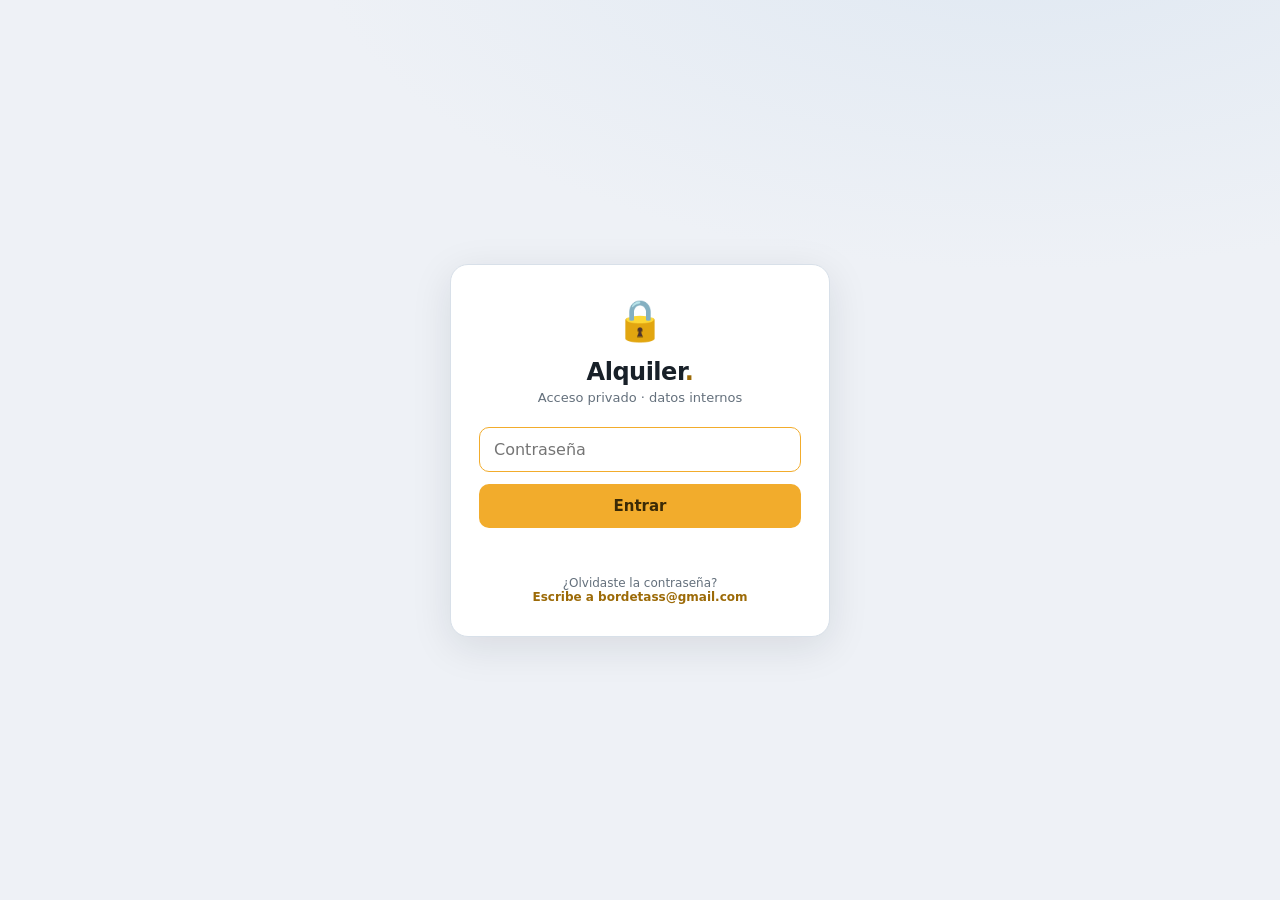
<file: app/index.html>
<!DOCTYPE html>
<html lang="es">
<head>
<meta charset="utf-8"/>
<meta name="viewport" content="width=device-width, initial-scale=1"/>
<title>Alquiler</title>
<meta name="description" content="Compara la renta de un local comercial con el mercado y calcula la tasa de esfuerzo."/>
<meta name="theme-color" content="#eef1f6"/>
<link rel="manifest" href="manifest.webmanifest"/>
<link rel="icon" type="image/png" href="icon-192.png"/>
<link rel="apple-touch-icon" href="icon-180.png"/>
<meta name="apple-mobile-web-app-capable" content="yes"/>
<meta name="apple-mobile-web-app-status-bar-style" content="default"/>
<meta name="apple-mobile-web-app-title" content="Alquiler"/>
<style>
  * { box-sizing: border-box; margin: 0; padding: 0; }
  body {
    font-family: "Inter", system-ui, -apple-system, "Segoe UI", Roboto, sans-serif;
    background: radial-gradient(1200px 600px at 80% -10%, #dfe8f2 0%, transparent 60%), #eef1f6;
    color: #182028; min-height: 100vh;
    display: flex; align-items: center; justify-content: center; padding: 20px;
    -webkit-font-smoothing: antialiased;
  }
  .gate {
    background: #fff; border: 1px solid #d8e0e9; border-radius: 18px;
    box-shadow: 0 10px 40px rgba(20,30,40,.10);
    padding: 32px 28px; width: 100%; max-width: 380px; text-align: center;
  }
  .lock { font-size: 40px; margin-bottom: 14px; }
  .logo { font-weight: 800; font-size: 24px; letter-spacing: -.5px; margin-bottom: 4px; }
  .logo span { color: #9c6a07; }
  .sub { font-size: 13px; color: #64707c; margin-bottom: 22px; }
  input {
    width: 100%; border: 1.5px solid #d8e0e9; border-radius: 10px;
    padding: 12px 14px; font-size: 16px; outline: none;
    color: #182028; background: #eef2f7; margin-bottom: 12px; font-family: inherit;
  }
  input:focus { border-color: #f2ac2c; background: #fff; }
  button {
    width: 100%; background: #f2ac2c; border: none; color: #3b2a06;
    border-radius: 10px; padding: 13px; font-weight: 740; font-size: 15px;
    cursor: pointer; font-family: inherit;
  }
  button:disabled { opacity: .6; cursor: default; }
  .err { color: #d6455a; font-size: 13px; font-weight: 600; margin-top: 12px; min-height: 18px; }
  .recover { margin-top: 18px; font-size: 12px; color: #64707c; }
  .recover a { color: #9c6a07; font-weight: 600; text-decoration: none; }
</style>
</head>
<body>
<div class="gate">
  <div class="lock">&#128274;</div>
  <div class="logo">Alquiler<span>.</span></div>
  <div class="sub">Acceso privado &middot; datos internos</div>
  <input id="pw" type="password" placeholder="Contrase&ntilde;a" autocomplete="current-password" autofocus>
  <button id="go">Entrar</button>
  <div class="err" id="err"></div>
  <div class="recover">&iquest;Olvidaste la contrase&ntilde;a?<br><a href="mailto:bordetass@gmail.com?subject=Acceso%20Alquiler">Escribe a bordetass@gmail.com</a></div>
</div>
<script>
const PAYLOAD = {"ct":"pukjyIdBQf4DRbfGvXXmWIV33AmoMPD9CkxBXlzFKVeMZ3rWmaVcvmQxUcJWLyxHbl8rFDOv/nIpY2X+X2C8Qfnju7IaEiWreeVYUHxCZWf7iGxfa/eXxlhyqdkHR2dkVoCewlxp9FkkOKWT9exbDQ5fq4RpJk2C7HSkvuPFrNuNOCKtdqZMnEgZW3mqZaOGSR7cUTkAc6h4vauu9mxci/MWOIXqUUhk5I73s8iOwT0T/w5sQr+ojQYuBXS1V68a0IN2BqJOvPbTetV0zLrB/GH07i3/nq4iaiUho5OFj90au5KUXnoEEWNiMC/cHQ+lD5bvUkaHvjCa+dgsV2FVrRdegRYicJXyDrhMw9d1iPEE2uqwEv+3ILABz0QMGhTtlk+tvOdQqYeepGIdfas9NcMD6ghgm3gTnPtAxKyhNpNhpPH+e/7pr7QMCp2eNfSWcReWku29BYyJiyr092ee2CAEQwlgtSZPybDgUTatM++5JXAPMWHqXb9+dB+FshVHUHVO/[base64]/VemC9PZB3tmfxz3V90+x6y8YbJ+a9lowc6Q8SfWYYpx1easVWEugorhFDXxDW/SwgSBwFxb2ugFDbMR2Gf0fjXG4O5mdi0pSEJTGXHZJ1TLRqHPZpr9CF4E45rDiSq8LkZ2fEif42iMgLpao4LiZm3QvNCqfU6A3fc+6lVgzEQWwi1ok1kDx/NQ7ZF9+JSNPFVKbeEegKmnGmauhvZsK7jgMtPLZkwPLkAjiCQI3aR6Ek1ohZ40QOUUOTlDBzOTLsE7AnI9aqCoNaJK/4p84nHG9CtC6yR2yqFu4jA1QprsXhThqs3CrpSKCWv80q2Fh2Z1DWl+JCBN/hMfrFPozbq+MbXZz1A3bd25h+cHB8uxcLIRsRXnfOXdW9BahFnuu/0TG5JL2q9GVz39jIlCI/A1oXaW14/iIdksMUGRZziy9qpXOH9GdOlFzbj4513bMeLIb8h/8i/sEJqpjCJ2EJRGaS0JNdSZhW1mvv3U9NgpfHQQ7cASYSpbPYu0GqzynWTgwUrjfdivCpFlLu/m53byVigE9FSin8bfkrMNw6+Ga81fzQQTrxmIaGNU2nFDaQRQCp/lS1fF1NmOOFIVejHS0q827s8rruF+zIJQx2xu24+OG6cS9vt9MrSrNjh1W7BS9ZnR/IHAdhTpF/Zat6QAH8wVJml9nx1wMvA9Wj2SmLYNUg+SgPqsimiWzCc/9Mv0CjAIi6fVjgSR4HxUQoQrbePc1qndG12P/RlJbuuH5x3PUBu1OVnPUxA1xb8iZHWGbF8iOATaygwyDJ0FZ3tIi9tyyiohxCC0sU0+mjlgPhmUf0+qachAC3uczI5oy1RlRANJ8VlyaZvx6XiLM9+g/dYfOAzCwUydlXo5x/LUv99kJcp0c21lqHUmOfryM81CuiifKq19q5OzZn09bN/7nob91zhC5TEDRZZBEEAvTtBUw3rybWws8x9VU8uu2FNFolGg2bW41a5nGIjhDkyqQe3YnAaPl26R3nqo82cPuXpSUj8h2R+WteMcwdrpR8WYwJgXxParrae8B4f3ZOT5MEumMT0YuVOEGEBhoqvbyRSdvOT0eZJCwTJK+KFVU34qao+/EOwbVkQmI2GngaYGZNNbCQwvlTCYmyIXZZfQ1ANx2aYM06/[base64]/7zLJXgZL33KdACpYU1TnVo46lv6G/32frxxUhaSycrV00/nYbD9wjZs+L61TfWz8j5Lv+YXS2mBwK9Z+THU0kLtX8QFkS9nHMFTg3FfgLxl8fvImeEWV20E0B55lo10ZkfYe7uBRHZ3/WH4EordFP3pkOamJeG6kenoUK/g/LFUPXybctTT34nuA/gtY1Ds0qTtlpHoUtU4yfsxl4BmFMAyls+/s+WoZh2UDhkma6ydBJca6TeBZnMA9Stx0PvxNN1Pj9q1QdwHbCIZCXMsYNrpgA09elVGYbgFH3QAS859ZRtZPfPueCHIrLz6q/aYkH1bKR3WqgM958nqp2/akRZcfojSBFGvmwCjoSTCw4cidVw1bVphQtsGoUe8p06izx/nuy+RVxAMIT5d35mYXIToU8VLEYtKxOeT15vkyseM/X2fbGtgdGSrwJZ2GrITx/njm5neOHFlvBwXG5N0wnrWhwraC5OPiMdVbY1gkLEJlMBCm25tEwLJnvuQu8+BnCtNNltj1m7gl9tFIrRiRldOlVsJMoROlR9UHyhe6s4XrdEmQNE6EXj/dLeo82p8Bs9VyYIYB1SX8qTs9ZmuKjBc6n3Yz53Qb0ty2OGo7BTc3pWcfpYwS3BRnm0xLLxIT/FfEUsAc6gPLyWdfXJ/kyhOu6dLhlxJ+QqPSOtCI7E+YqN1Wqux4qXL6vToETJRRv4MGcgJIGX84Pd2/[base64]/Zx7Ha/YUg710PIO9sb++sZ6UOwiQTmNgBLpP5xv03oWteOrUHr6tjAuO8iattFtsOgb9Q0FJGtGjyD8Eg0GNRruxpnRJqFbqrlbW32JsqpcjHy7/uuEd6qqubDbeTexu2N1Od/edzZepQuqKxjTDd5rKTJzbaxYAWOUKODukHSutjAqhRa463SnETPoQ9a22eedQFj9bGr2LjSWJPPSCsRCN3XYjNsJQK5MkWOTkUm/g0ho7bZXN+KitM7WjVGFkgNL9PIrz6r9TY9jZ0IDudtp6fu6LdfdMhUabEZiYTCPVI4BEgEp2nzekqCgfHDc9yLWSBv3laXwGymA3ujZ0C48Kg4VyG2sKooX/VNhazJsd/jO4PQgs71TkT9h/DfIB1nqP4mP2t9ngrd5TYcwvz2I1wzlbrvv97qvLSq+rp5wvxApCKHrbCNtG3LHI4VqJlrR/DyPttF/MJXOiotInwbX2Yh1WYVFV3mV9QdnAZlShAyS8RxQhrdVlTjO2ArJS6SAK6RCznggYV5TGIiKng0Wf6/WXPn0ehMA94v05srT+gvtE5SnGe5cSKz+p0WnLTshHEuez0aDC7ZwnXm3W7ISRFdmKDsbwU/[base64]/4JYxhDb0fwQwKLpOLYYl9nxczkcC8BD0z5AMdpabfdr+jovwXHRhAxE3sesm5m2aJFHvy1biDuUn6+uteRNJqVmTyxzaHiYV3xfB9vt3lmxhSwwi+RhVTeMZFcPl47V9f//mj0wlNGzlb+SqLbJEYfz2a5owgSGZ2R8D7uDbgCKJYy4uxDZqVDSOBR2mPeKIbG1+N/NQAT/ux+LtT/MUQ9TbARs6zx1jnYg6J4zoGlX/phDyoGN8yl6Mgvvq4269b+gJFwbkbPXtvCrUR+C4C7UVKCOVvkAdBPSv3KSRxdtuFNQNdfR7d/l8gTmT/mvFsbtOrc1Wsg45Kf2Q4aCeYHNqun0M3VvjoKRPnMMKej1cdWo0iA+JVa8HUGQ4ZfEpUW/MuHZvbHpnK7PJbWFLEEQmgGQVTkXAqWMlrYyqubWGN7UUC+Hidr5eRFAApEssbl1nAPQ7LZfrAzXjf56hgUvaHYVKnV72X8SIpk2ATEIJL/lvSanaUdeKeCMItqSsdlnFsnDwmfI3So7tQ6jRk8Q9uHdr0KhKx7T7xaTTpmQTieleXkouz3zeNnodx7zun+QUMOx3xGuA3I2eke/wFVu23B2RO1ILMEDg0ntSNYoq/UnW6hFn9T4S0TOxLxFA2Xc8hph/k4yQrbMLuDdJQF6qwT0PDt+t/VKaB085FOHT7T0vGKGXt+p2hvgVz6xkpHkq1cFDXJikix7T4FZlmNRQbbkZuADp8xAg4BjZPvXaE8b690nh1mosH6JyBJtyU3puU3RZLD9bwYuw5rsdillRbkYAninxQT/HZw1c/BE+hdqgaq9fbywZN3Y5fKfiRFGwO3x+3b8EVVcpO9Ydyu4vdt6dRu1Ngq3fI63ZFq3CppNg2DSJKrdLDe5iHQ77cx6epMTz+op6xmGhBbUPJ+cThdAqhqgvjYxu4YKz7ycfopMsMa7j1k23OLL743x/kzhHfFVOBirzNrQ6KPpo4BPpgU8sU7XaTXg6BLXur7nKXZ7tvK4pavpxwWg/qTi2Me0fXAB8DRpfb65I+HSxiGUXOPoVN1kS6XyckXLR4gNZ8qLwngXUTJUP1qh9mTep5EzcMH6+t+ZuWsqgBlHjzkC1xH5lQhRGHy43x55Wu0Ibh9xC0jtQ1dkW6j8HV9HzPj0nOQvnBgKJHpacnurQV19z/xr6beqZaI49X/zcIcgTnOzDqyvA0E8kYNtGlZI5cOAKX11tBzivkjGPIgfAbhEdWVEfbAhs9g/JML+/Xny8/okC/uz82phaNX1xfEgvLdtVr3Oa0Vh6d0MxqPSSwWHKY/G5QuF7BNRieXDM3ufNwxHikc3saHMT/fzDzWals0RmaQiqzNidASBgZfCISAUAEsjfz8q+haZLU48lxOUykqlLfj3sSjpVABo5wEVhEjVi/a0EFGAGtXk/FXuVYteDDCaSgenaFKnVQyFbAqIqZ7irdfap5/m/ZybdZA6WTWu9jS2+oOYY3rFLFoBdsj3vsJgwHQsO9Be5oa3roC2LiTIFklEYeNPzpKWsGImsEtubbJLMtbblsZLo7dQojh6jE4DXjRCRtKUORY57T2SDJJl21oKI6aVuJcM5JQWRaPcgmFcYjt7ZsjyraiIeFxOTm9hnSknd18uWtxPnyRxkmYYYoPWJyDuv32/F3maJ/vgv3JKv73t8aj5bxVz/hqhtMQ1mRxow8Eqcj8hTd/ZHg/OrHaoN0bh/oXnkG7tn0N7YYVe2b7RkKYU9oFo7JjTpHergd/1d/lT5G4Jxtwn5KFDug+pooDwzN0OCadPSpNQQGniidQ5SmLkKyVOrKIwClmt1/ZquWrrwgj092KiZrQtYX2KRWJf4oYpFs/SU6zh451Ivd8VLWlUljAjSd0lv8jFPqgqSZOAMmmjdQgryKVlwx1CvdiV/L/iajRuK+jJmxmaLe7kb/5HnUUfnHISrW37PWmffe+pKyRubNoZBYAwM7Y/i762QKorEG+buM3ZC8IlXhS1P1nZO7q03D71MpO3AvFmabYOtl49fqn3o+1Il3z7WqzUeO3r5CS5q5ykpNATAFhEGumHDEOryjN6TaPGlZcwpTzvDxr6w/Ffmd7OnXio/PHvt0O6W/2jDtcJ59eN7pTKEvXpLsMNNIxcSPE8tgLNBcKBajOUFtrm5/FvgXrzCI4s6uIlriopuUvRUOuopZFr9n/BYiqxsqcqxlEdzbmwV8/KyDJAfyJvSsggczRBMT9arsFH2WoON5b8L2x/0yb91VlDhiWCtAfAVJ9DlG4KCxsYIIOjdsZZC0R20IMXXV9ejb5/zK+3ZuDLjXNEBx7ALEy5vnwVifzW1Ghz9uRWH7tYFBQsjWqHlWmMjj99zLCsg100Dfxi7XdygkdAP0wC2baPAbrp2wSGR0lC/[base64]/wxOZAPVDFbiCHxodrkrP+GfJxeUDzI5ab6iDeWGTI8ctq/cTmnoqiLQZBJAmSlhURMLTiPiF/U2tvZZAQElb1qg+mJ9BxxhhM5ym/yujhsER+qoZW0kg4bOXkztlxUMZI23l9QLEA3yPyIrapO95x52T4eD5ePS7oT5pU9pWuwFNgTJETobY/FIIv257n8qHHMdohynmPxajm0/NFICU93BPdLU9+65ANnjgix6JV1F77A4E19lG3HYR6KNvvzWkTtI6X8eYv5FaZKWRNGxN3/CCKTSgdd/2h6XDHL7/OoqgehHoSPqOP5rWInldLPYOo/jVFFchdx9x1fVlf8eD7KstuAvd9bxKPYHfZdZVbEaFXeT/0DhkyZ+qHN5Q4DSUV4FpoM+xGQR1nm1dCKL/OgcByfqfJVGbp6LU/wpy0t8qBxNNoBCBrZRcRBtf0Jc7iklpQbjdoV9glCkU9md6zLE5NdzFV0zPAwhoLM86FPR/mI1ytnIZBIpSz/SvozTApcFODRrg4dUUNGSKbguKv9l10DKqllaJsOaaQqs7keT2W7hPYa+AOeMVnHxrgB04j1eg+AVuPncziNC172mIrfM5a6iiz6G9Lclyn+oKuSAa2GqsyA0dwhXZQ/2QG63GIltK0Uoq4XdaxeAja6CBRGSPEBjMMvSVmzVTGqfFE94M8p+va2UZ3i49xuVHg2gsATSe2g9fbeOk/5y4zquy3HJQaXMn0yBs9vOXrjcRr96D/4TDzSlmmVd7yOfBKCj2Zb2e0u7p4phuZnFZV8QFYbB/Qk8eMwnnAKr7ngz/vY97AThMsWqtjnnG1QjqgeWNB3yoo9Ilt1NgAv7+03s7jh9MrrCIWSPTh3dqLQnSXoz+w5XKZ3RxOLVp4oe6Y8KTtVp9PwVOnyyMEtd4EcXpB/GsNcMIq4tZCI2KSQqybrmpCIeYweF9VzAzRBQrIFjrt6ITkOZUzOVe7NeBpBmbGiSt//d+GfQ2qCaH8Q+eks99SkBw8F08/LZMsMvHbGN5roOv0u0hG8qZqZEw4l7PNR1zJ+6EDMD26QDXCUzw/i7Tj1QJq3O7ykt6Y7KBfxDide9OCPT+uZC++QTRrAwOStrURVjNGFfqrZFrPohdNYkkyJlc8UCRrosExKpa/mdz38qezl9lmqFfrdXVUIm4t/x4sLsNEr45GIImwbV9yJ0r8+Z63f5p0lyNIuZ0FbtKXN2AGziM5l5AEDWowwmLqAA3YvM9Vh/kxNQDt8O/IzLPhsHQTpM/M1bDnjhl1ioEOfhNosq4tyLcV2cU+WyqLgaNPkJdfX+7fCFZefEMuvMz9bv6LIyx8BSEex7rmlw4JnxCVr/8/[base64]/ccyK1/hLB+uLA8UELB+2SejgxWmLunKbMsjd/MQe1cMr8hBb+gct3tGQIHcXE8ArgfE6aIA6cIdIwKHjvELyXYtF0BFCnhytN4rWfUqbmQJKhlZamC9STpViDSmPOlK8mId9oCCTAbrlXcqIUhwEHRw52T4da/fScDhOId/g/XR+sXOmAEUu4gzHFbnWfzSNnuwUoXVi693tcOthusTweSeWY3u0m+pm5iH9aIJ3WBXata8Dd6nh5oXiBVWrh95sRAJ2ASc3+9Y5iPwnUHXiCEEmKYQv/icjuJL8G+ySTccHKXANJar+DzrL1T9H0kJhwr0qIZVpYZp0MyI0ubu8x5qQ59ikqTx9sajLp2dQOTeN/[base64]/VvEtZiRBtDn7yCbwoG+maFKIdbxNeGnXgnISaqNu8RU68qD7XSAIkkNFthJmIAXngO0EPf55IlLuegJfLbLntpHCubqQSke1egTBVXjHsfkaExvf4yeO6axqo7mYvOuKNhGBoKumKzXFcSqLniQMLqsbMRu6+Z/FIQ61uAcQKrSp58SYJVFNGpA+jW6P42hLmV1OIiTZ2pDdG5LQFIg1i/PtJAkH+LO8eEsJOqI2sZ836UlSwf7PFp5X7amXKo1NBeeKMlJmyPUNOAEGsioiGqMShejN9mHhGG5JZm8Nzx0hUI9a/kucbWGO5iHZii6qSGi3eguU/5ZBv+ZIU+m873Y44oJb6RgeSbDMoxGbvAfw6xrx7zX6Z8QHKMNNQkgcwZe4aZNkwbpNdC5NOaY6SdbGl8senErmSuRUgdJJfFMsDiKytDJWqsiIXXrddBXp8vA8rJUikMpiwl+eHAGueMsmbxtnueYST5sgxjTX4apu/1IBBpylGZthR5UI7DD2o5bJkFg2rLfD6r1TJcepm8pS4yW7z5MUsEDCHQ56euMePVWwZz9qrJlYVgyu/S2cpWt9+8YJyDNLsHnOo06DMtJAZYHGreq1Ku2YbKVN/vlDe0/kwDlgT6n9Q4jcFgEWYNFKVtFvmbeuMbHAvp0w6zckCWtma7o8ZZOaEjHj5Qvw4rh22fyrQCsmcdNo5eVFaXiQf3Bm4ryShjub7Ro5Qm1YS0sOWZXxGVw70whmrdsGDItXenB1HLwyPF9gaCVd22nsob1mThHjEGdiNcs4/zPlf21Ast5XoheLKfasLczDuRBs9cRbNBV+xEyIBVuxM2ADKedzu/ZeHTn3zQkFDlO2dIdrW/PVvtH0sxHVGE0L5+gFxv5TJTBas2reB2PHTzlJ/ONCAaNoR489TCyrV2qXMFIIeNdwrrnem9TxU7wfq02FbX7Lyoh6bG3eJu2HrpXL/OhfYDPrBvz69Ucq1I3/QBOKAtYvE6KvbgCPasGx89g0Ujt99vWCy6Z0l6dUo9gWvWBC5I5kwCSGqQ7l9ohPyN4XAzH4qHPQal9rUoIz11yBU8PP+/7YpYi4dkLztN/D3UpU9i27xabouE9mF2lLXkIEaH0Jy+O3ySWDDQP6jeB9ifP0nlED3vMfSsYkLSs6CHw8ETRWvwTD9EhUlH835F/fM0OdjL4SsNAQYmmeUm3B+fz88vTgRkK7x54KxciWFEZYpwznyJNVN2XkKH1MsykmZwEbU2bhsydzkheNd1d/[base64]/YN9Ijldx2PzloLbtoVgRtYKVtJz6ZfTKPM+cvZrN5WW/uJ8K9QhJB8CfHxN6a5v2IqEWhvYcv7ajh4Ed2ykSK74l1rHgLFFqM8ldOZO4K0D3lsbKuCywPBHYKDCX7Z5FCVdB8ZI29STFWd3y0wCnJWCi9YGvGWe7o0NvpwAWSi2goRU3exDS9GhFT+/QlDFDhaaw8pT+qZyIRDIvzajZOdfE/NLRQj15OXhgztJtv1Qjp6tuA20+wLBoG0SZ7S7b0y1TA/1qNWR/4Yi8ifgiev7wD4K+zKeKRKc7yDkdn3n9ICjvcc+yzJ9rJCdqKabLIEUJP0/oIb4o811qgYEE20G+CBgIYV0A4tiiQ2GSQboTS0V1SWGicVut5gOLeQgcWN3XeMqPtrVDPJh8KFOXYHK1T9bXPaaT6ggKmw9xqRAe/pN4NeUZpFhQgqiEN97swdrtNzqF04vCFMLdRbfWsTi6YGmTEDdPcg5C7an3ManohG+OE6l5G6cnQiOuEmBUN8jnzeyLuZPrGHToh+AsWKutnBdv7/[base64]/lFGXwlOYkuK28uMGRnQnzY+jLQJdFis6UzusPcTWlLP2aKFOw3d0rWIf/CUYWx43vrWtwF7OZIwIIczNsVJ7YcDQ1dRH+qclAN0D3yoecWOhDc8MhBCWEoOn24aiDJtT9SAzTewxhErfcuWgdR6zz2B1XW+1/4XXIIWq1WhGzCARNPFPXH9sE+FQmnGrwTlVc2oPWTtRYrFHQ8EPPq/KiIVL6+NnBlLxc9088NfL5fOmTm7rWsuvQ+HxQDwcteFm651D6tdhF5pz48luC4YL4pWVDFfW9Zs9+igAOq7KrOYlvR1mf0z7xTO6JPGvanuWuXq/L8ayeNcFo/[base64]/sD10Fkuoe4ZyuBtCgpnYmyAaXHVQG4fS1GztvSjNjIiLbj09p/3qNqQ8OyapM4rEkn8i1a+l+du78MGzgSPAKRlmiNpHOO/AWy8OcMrX9rb1LObZ/eoKu8Q2N0AtCp+DkHt1blD4DrQN3bFLodFoetmxe+/k7XtKH+9BGBTw46bNKuu+EXxb9os7TCzMbBG4Xah41VQp1tPWYvnJ1c13iM9mduPh1QQN4LsR4/mvDx4xvzIqyzZhNfCaY09iMEAu2v0WWpSGSQqCFg38HFEoYk3Iz77EVYXQKJZP2rt92dyzM7x4dJnPzSUEyd87wvybDtfiiCue1SkLnmLbXmFZYoN57+rAeGfi3dcoovlfRLTI+f9wjDHejyn8cxw9sQAs7DMiTbej84TGm8zhVs2pmcgsM8ARx4nU6wM7g4vGW2/3L+g+A/WTdsvIGtx4I8CjYfJqD7Fuo5ytb0+cgMtm0QaDYMC1EZKJdj4OOgy6k6yrfmYx8dU5cnotd2jPP2wgfJsNdoojA6J6f8cS14R5UvhYLZTX45CxctmIFe0KWIgmg+I0Y4bk3vZ5Jmh0Zqka5TNW1m52Sjs2kDJCjLxjBbnk2+CRmdHgJdufmyq7UQTKLoZ1oGH3DDGO//gv+dvhvMkV2Wtl2UJoTIBvM0x2tsFgfYNCd0JN1p6XQpejIH/cprhT4Z6IUd1W4Zx8UYn23Nhm1/WGO490QfAGqT/oaWymhWZJoSRTMcsW30JpIQi4e9H3maCs31g7048u65lS11WfwYFNDnafI73pzun2JgZUw2CieuLU+b80fFlvHrd69LVifo8gtGce1Gm2ZVYZancRbGHrKRvYoHU2Jxz54V3GcbahfAPH6WIadSQt549baB1gClr1SPgBVRBNWrUkbZb1xOoqiXJiaAeA2E2/1SEQpJk61Lg3I1/KhhJumJWNEU0nOXxPx8BFg45/BwRDCLmwev5vHoU3EZuR+2pLjDFhmtqe+vpm+ACUMxsYOIGtgIKYUInE6kc/[base64]/u+GmzC1Ve+XJzHLdthf8gF/kTMx1sjS6ZY+22PNNahlwqL5i6uB6EpqLOjlwDnEq1Hfjqhqw04y39N+mH7OW0PqbqmdwNLbTWd75id/9UJJUMtQsmx+FpYkm447n76teNTWyBJn40HZvbenkgmtopUz+Hf8r4Xf3A0XpccNMYquTXeOCahqCC3qeVfuNyA9WainKavm1pzz8EBW+l6iW1MJoJ1BfJECCT17/1WLJCbwW3a0ck3nNX1Oj7gvA5acGZwZF+imo790V3i7RDbmoVQeenbawtr9lxXkm7qnrpu7GGbjm9MrBDIgTTAmyao8Qtwj3oJX+BXlvtBpgg2X1uK80bzz7ijslVSWdCRXX+0sbUl9fneWYBqqzTCYLIvjtzpc+1waC9pwTsR+X28iZOI93fLN/uxOSB1/[base64]/C8UV7x3h9x/eyuBYmSdoCLFL9awLpKmP5jFeUfz2lR15LZaEElXh/36yX+7yRoMjDhz8ICeKlz3d2zkeOFUTGSUN3k1x5NI0KCIrqeNkukkUhcPGM2LE09shD/PfwTlvFNcJLcQHKkiRq0K+1E2fflvsPZyRvEPhkGPqXGU0Z1Lg/U5Exj0XIExbAhScEBBp5ztBJJutcPhtebGkNw7/0WNPD50MXagvQ82tSkNUbDAdnBJRy6OBjnQ6hNLHBxP4o1PT9wxNYn9DCqV1Q/usMEtnKZfnLJmxiSPeaNVPXDEtPLs0/2GlzKdFXa1HJ6vpBfvhxhws9ArrwKJ73KW7ihOQ0DumQcpUTETop3lS/mz5ZdGZhjRXkXD6tO5fO2ky//DAAPb0AIiLJowdX/noOR2VBb2Vzpof/X0F8kKdeA4gHhCG20D+3EoTVHzdYIWiHQyKUvWw/a0HgMIGgD81aNYIudR0l4uI+KnAtcGSPPCE+TpivOZWWAtblg5pg0K0q5AxqOthuWNiVd5d9bRcFPor72Uw4E1/hA/9Tm1TMzJdqo18w55djlFGloPilWqjIaaAZSHZ6531Q0W+L8CD8Ze6aUYsd6DmmgvFNFZ5DFE4DaVBxgt6u0/PeNB28PuRNsEzmEBLUDTU8K8JUgiIQtovEM1eWLKWCS+pdZF3iEZXi5DXVi25XiuJhKYZxGYqPhBdna3hiVRm+AIIlR7v6AlDzk9JeSgSS0wgNhQUL5EgptyU3b6l/bNhBwyWFz8GVvvpptNp8LSdq43xuRsSAl6n7K5zI7E/KdaKbDw6V4bNpINCIDw9v8193erbCxzRhyUaNDmAEB7RNpQrs2DFmEcrd4dQralxCE3JZm1ROpMKBrR9bVMZIMlNfxrtiCJyGBqeZyriDHHquUMRB6mJrbcPa4K3186sLFQriKloZSVN8Dfzf2apvrTRcYyNEOXkzx8m4b10STwKNnyyWjaYJbpLX4LmbwWBg1i/kJtOQf8VGgfLlZbhGIcHOlMUU+5KvkubvAOnvWngtPw99F/iKyuKJsv+syHWRNXwjFSyNUT6ka0pD5OYPjH8gFikcAXeAO/aKpRBYNKHiCkIXK2OBaMSjLdbvR+VZSk7e110TGGXjMUZaNM6kDujwbC0rTjxfxMvsmgSstBq4DgT0PbEvU/dPoYDlGwvc3k2q93X5ceRXx7cQzi/Co2M+cCpRuVAfZ8cjGIo8Tk4BJr9X7uih18VfkgYt4GbAnCOu40+9dmBm9I4s+unTlaBZS9xUguAEIZUY+gE6w5vHCR8CJ2kMUrHw9H0A+afQINYXK/KXVFBHeSZtHr8v7z4udsKV3b8PEePBSd8p5f0bn+ETF2dr1Tn6vRgRaNiBSnuPZOlcXjpp3Oxw+/iJJ7re+ykxir2VsTbLTvlRJuNYYanupOh1AvcYbDTwCELTX/[base64]/vYMOYdXUAGUy1KDu8O1FE7mbbEkr5cOlxXTPT15RFYUlezymY4lrufHc3CVt2Rm64hO9OVGRtXKhjc4TGk+AiEzRzGKY5GZARZvwtCA6XAg622dTTR/SY2Ah6VnDRQGVmzP8qjWsdvKyQEQzaW4FDAIX4a1SqwOlVnbCLvCORNLvIL8f6J+1UmAYR5KAN49e2SPSMJltjJaYHvKhd/AhW3t0lz6ZBhZOxrqPQEfSGGGOzm+RxsKX1nt2i5JQzS0wsxGpfu5iB5HN9nihSGnyTnzo5HxK1ipjMljPP9qRaG4MWtyZygJWxYhnIrhRQHBwCy7PooE4sJV5gNNOOJIROZmlnXzs08LNqinZ+UbjOCa8jm201AQ5lIl6pDsCyA3byQpwsrvwXBy1iMCo/NowDiyMGd6dZKOJEo2Y562dH0eX2Fyej2YafdFQO3tJFm5SFUzZnlorxA8uuW0OeRL/bF75UTt6i1F2h266t44o8h4IYvJrCIeXw3b6/W2w6Em8BG6VJxjrjKFtTDYh9uzfS0EwqZLKEA4OMydWCi3/pZmB9/Ff82nfCa2KvJPB+vwlAvEz5S2Xvb5OIcwX9Kdg/GRTn1RqQFYfAoC0Aizcv93pI9B6aG/2gDCt8KFq0BI2XXX+rjeXXS+u9acGggkveo0xv87AM72/xJ3RWWMU8adfpz2D5L30bbj5dgGEUVlETOyd3kw7jKzt6K/wOaEGmns0NyDFZJ3MCVuqb4+sC1YIKmmkOrdX+weYf5TjMw2lb418vEHGb2RH6me7P3cshDfgZQ4ni2DI9yga0cJDhBc0j2xqhMaf9I/GF8fiWwTi0dzvjkKhb7+2InMdSSV6PUYYJlm/Ck2I3Rmm6d5U+3Jat6Lo5BrKFylS2XBo+cEXrSu6LBtycGgpjRM0PWClWnH1cAqe6/M0+hNL1lZLdYfTXy/3Wg/j18PSK89n3MRP2j3EWi3U72jIrcPB7Y67gVc8WodxDs1NsfyWY4N/XpsrMorx7uxC7bSgGoWTLapk5oIdxJ9UrEa/FHZ9rqifML9hyTIdWtov01npSe0JznD2gsGBYyAhz9YTp4vgcI2DC0THBHg+FilMyqQ+N/xLQiyc2H69AB4sc1YTSdMJJblpBsr1YBPN3H3vzSwJAKAbNokz+HYyX2mh0tNZ59ev9msMROd7BxRvuh22o5RMFdLVV73R7yIET7medqK6O5UFZ1rqK968osuYWmj4sbi05P5IbHYraKojpRAywL/ATBSbxPeP06I/mYGAM2YDI+1PJe55jyt8OI/aZY2UQekfOO8YyowixIBHrhyeyJCEHvde60dkWmMqN9F+2mNWJn5MugRpOJBB7UvsEXQ2v6XEfb1/v5+KLuP5iJC/KfD39Akc86MBt+RT7r7k5TYBvQRHtKPz0UxQfcfePA2FrmiBzbs5poN9R0svr4YRbm9JqqpT84mKzwvG4kWxYULQ3RG8yK4N7QrLnDce3gPxUXnqnuBQBXjD+FlPBpr52vBP017yHzdY/aMI+46V40i0NwWLrepOdcZGlytoG8ayEXQ6d5Vh/IVPTX0hKBWQaZeLS/CfDxjhLbwq2ObCA6SHvUmDptopwemTOy34DQgMft/ZKvPFMV5vPymmv0ydSGcC3k7KbG1WFYdyVnh8aFCVRKH0pWZ6QnjZxYsM16E+mGOyP/zRl0sg8H/tJPlZ3oO3Z1Kp2RWYwbYFRPfWOOOs/EWX9oR6R232LGelfD6XrvqhXi1cdAhqKne1cjwdFB6ZXZresC9vyPEWplyLej7TyrUgt6GyFEZtaRw+Kcbsb1okp7K+k2Y4z4l6S/bUodBENBFMxXaWN+nqRViKHygwxtGadTOiGBB1qxLAc/uhOF6ZFXJk0LTCiRePg2aNNzA3g4eIX+xlP/AlUgb8CqnsCM3GPK/kp+FnR+pSf1/l+o12LcHh3J2ds5Wm6gcbu6caEvxBY6BdSmFt5oWG2jrPIHlo2YcAFtCg1I0zRv/fzBtup/dzZzdo/qoMGvEIepmZeVQ5bo7hBHsVOqiOivplZ8HlhYKqEC6NPMwJjXLjl+mjvsLcfRjdxWKVcUHsin+YtR+lSnNkCsxgLy7vRC+ZdU2JO2h5HszjdcMZqTwgc+MdocCHPRo/2yzVjoBKfXIpudz0+Tkl3GS+sYfWBj6EOFeK84qHfX9/+B2fCnR22RoMMSk0e/aX1Wm+DpLjGyW1TMH18uVCOJj9N72WQFdBLF3ha8rQoeCREut2fRwjyH+LdWbOuYrBo2JniLqJ/BFKlQMfqEH/lqlNMjmFefZaUSdow/BPqVXw5KQlL1aq1sGEumZr4TUxVAiFE8CUwqb+o72tymx2bm2vqBN2wdPRfEGWt1JpaLqjXlGUGLuaP0u+P+9zBahTXfdvQgYni4NUVrtOdIQ/pKr3lhhNc06MRfp09ZTeWPBkcLd37Ep7WtO0hem8rZo28xa36pcvDr1Cr9gwCxkslKpQea2msaYiTn8D+YCmttgi5xLz4d6jvRLZgaLJjHXJD88k8hmzBS4a2N+7TQXFjQY/NiVM9123a4rnrkY27011NC12EypWMRCKPgUj2V7qKH2iTSjoCfZQ8P2KGMhX+5wSU9I2lPvba+2bdJzZVuZO3u0FJU4IvyJFFO6SCyPUaRt4Uz7roSP0X5kz2qGNuABSyAGuV6zJeen2J2a/[base64]/kuyMhDUqTN9RfpvjbuW9ANQT96eykWNLMjD77NBCmyEXaNJf9F3Xlz8msclWEkbaR9iyJf/doRmzF4wJ8OeFWmSJ5t7743xeSjxP/gLt7zynkJP7xcpx9NSOoAHM0cEhstmz2bd58dljRfRSXN50V1DfSQeaJIwjZTzUn9rwMgUMhmw8U16w3RmlowuDaAtIoehoLIpynDWxed58saOo6BuDWnnTmnZ0GgNsmitbFXM1xwXMekUvHW/8QNqrV/nf0btgh5+jFuCulawtOXBHhCD6RDFhY6PipeA5sbF2KMvlqmscpyeG/zcuqRYomgqgYRlmWKAbnqZhmK1CrU1SaK0LRA2TYn9Gafe9uSM9Aoq+TsZumuj2X5+3wB0szvTD12Zs5/i9wbTQa67LBjW7iIfv0pI2vKSyfRyTEQSicugdJdkSlUylMGwgK2xFuRx8/YoFSW9iXsz1EKEb0h+9YNlTcef8F6vxt7dRXzUZ/LxPzzPp8LLEUOC0mW95eqQe5GqnCKDwnNaxJeSBa4dCEjUHEX6s3JboxvGHmDgldi1BsZtzu6z2bpbijnKfsfwI78aQLOceZjlHrGbEzeDIJK6jQ3Wd0h+G3d2oS8TEJfyGD4iLCJQsb4o/Qgbe7EcQmi7QjU8IVwzxFHyZEwnmWlz5p8PqVxLSZDV74cgJCGepUfu0HfthDg2y8Fz6SpRa9YQx0hkoRbZ+0d7KERRqPEpdkhTNSNpDz/N3SJWhCFX939tZeVHie+mPyZMDy3OAoZBq6kdyNAPSyvLb979Yqgei5OuSEA0GDKRAErZlxgjGAI5A0a9bps9aE6Qd4nYVbxwXgOPXPaeJaTVIuNVd/OfyK4HUylusLTOjKZqVSIG7+uiqJzB5+fxKS70bNrqeTUJvQdqWF8QY219taOW3/40ksBcNJ5Ulk4prwINWAZ1XdEvH7eajrfHft314o2QDk8s3myr9qEs8z0661p/ZscHrIckWxm402f9lz08fRtHEiGwAPWygutz9iVtp7taptnzeZlMc1jT7Dnzmg6vJF0jMl/GwF7l45gZWml8QbFay5+vsiwusrSQHqyrjSCJJ2f0cp6I6SvfhOavA74jgozTkfzyAAuztr4ur9OprlNqqmbRovt3a6QMoGUeMXZPQrSCjr7pIvg7zR5i/08EvQ2AMswCqdx2t71criQa3iWXNewbQ7yQv2+pXod5iX1CB01JGLex6Eid0KesY+hv6b2Lh+BzAJGt/QR807TmfY1C3MGEAj00N0/twXvo75NtWv4JZhxwZ2dJxolqKOC2j3NXEDt26i51QnJMQw1XtC/lYw3/1apnJ4X/TR2bT2wbj5+8vLEAjrWkpbuQuQU4f+JgsCyIHIJNzWPTCPS5gm31Fv1NRMihV53HJkx9K74euciFR/QB0mBl9mn27PpmCYXO82BmseWHyGCwhTixiJVLpWbywe4JzOTX5VFsfQaNQBbSIqUD4j3s9TzIW9k2AI+3k0fUWQ/[base64]/GuZzQC8Co7dzdDKq+7oDWOuxrdeEufdWFiO3vNkGmw+A/[base64]/vzNLXj6l7zX5dqF6mVD4vAUHPNlZLKMebkFZ3Apw9DI1rczKc45uFB0QkkL+8cmptkllkVS6NGBZuCWIWcZV0Q51EO/yaRGi8xS5fxTb/kapqlEWR458JNbtlIx89Ow5F7X7GJvCa/Zh3KgJS6JtMsVv/TGM4QRzlvZs7dEKDUQ6nqJSgLSrd7vt0cz4hyVrpNgqxiTY4mwPw2KH8j9/R8SubArRIbGnehN+E5YBqQTE45R7ZVZOo6jmzQhgBYhIm8e1suSrYFPckQyYv1bl/NlTs7Lx7txhnDWYF/B2vDie4f4E82k9xqqfeYiiOY89tvUsjkOTbvzk07nG6rUvihpgwW+zwNEE0y9C7lwICszMEqpXQjnNf5MdHZ0QoXyamFYaJ5STybkiepZJxcRJRs7RyycqPRH3NfdR7jyQwbR/eetkOdzOyBpXUlhYVLRiHo7cYFyKknvi07RMNKUkRisGojoGnFcniGWbcTP8ajz7xCYWfHWTi1Bgk1GJ30Vp5eP9mIRGhdJdvkW1zdpBucx7wnx8qJJC54pe+QvmdQsU1WQ4iy/3CIpUodz417LybpsWR2dytODvEkR8Ixa+H8z/clDPzIx7JB1Qh9zJ3eZIv6BHQdYfKaszBXk89/1hW4AraC7XZDGXGYfd+fM2DFbyOOBIrmNjwrpPlQTNNTMHGeNG5zIL2gtDXNSDpcAQVYxDibNpSF7l1K4Ml3hh8sMudkiXZk2Ni+YM/gtExxCT0Wdv9kKxYCKlu4RaWZHNiS5vC6S09ncKkjn1qFHzdg7kxfx9oi5TH3bcW9D/[base64]/wTlYGOQBKPWjLA785M6TGDkkKCr/TxE5krSd7fMRKukDaB3l6YveGfx0NvWhPPNIzIaI9Al2gSCtUdEqFckqrB0jOaXTzHNSlD6bAjAbp8ccwIqQMmZuCxhfE7ggKJVb0Lz5uW1dGhszBuIkA2ZE9Tq7kwz7pu75mAwa+GJ1lq+OPLGcM9ep3IDHbZvSvaCvsA/nnHUnCnCSwWRiLHANIsl5Wji6ARM8cjmhuX3zhwQXuhMUmTc7kbM9Mdiu3wc14jtiOj6iO/5aBV77+UVg97SSSzb9hc0TpLP2DAevlPPcWtSrumIUdNVQ48TABrf/jYJEyzczftlBZVJEFjAQBrZKYnTgiCD8n5W5V/0P8WvgLFzqZxUZf9l2x68nU/rNmRVqy6GLJHmFAjGOaE6zLrpmP2P2DpLVUsCnUPQALja9iIxD6VKyoc7yRmzRkAgh8TmMpGGNzm3kBultclNLEXh+ANjRHlogLYf+UEhB+dFDEU7R8gvKekXvGGjRuT49yq6sJgtx3lVrjJmpfNDSwB+QJD/I7h41jbCLsDfdfN3ELVA3bIq7zcOkzPh4IbAZuY6tuJAahOTQ+lh+X2X280aM1DWrNaVnaLTFbvfZvMDtq3aztFTfRxgDJrqxF7aBODP1DWc4NcX/37SYA8xJ1UhzyKH1OYyGCT+PfB3sEyP8NhWt16P8aQFFD8sAEN9Y6PQuBRpK0LQaprWTPVgsfGMKBUbegYIOTevShrWiw7dju1iwjtpDok1biLDF0+uS88kII758DFwggS382VrwZ8n3+9K9QwVVYm/LLMm0cK1pc379QtL5ymmQTVwg5TgT7GuADUcZ5ei72/YgCAs3tOsnNDaugvjLnYs3Fcq37SURp4rnYdAGKXeRyqMRMRGwkKbEYd6OZyKE1gnnqtdytI6jG02nAXUU4aRnZg6vxXli3hDzPqeT3u1Cq3TTbCR29T3tr1KUEpCwKdz/8yrK4j4B7jhc/[base64]/njMJUS/lq2mDYKkKZYYPoj7nvbxACSU4XP5voB7p3ufGctQXAbiZHad35IN9QUE6FhDMthwkSVZ6i32qXwaFWMvnxnK+c1wNnHi+ZTAq236DKEIxjvHENfI/92NQSFgyAmOLhYDr7WGqlxnK8X22z4/ahaPW54Wt9H+xXzWOiJ1ykBsOzRGTb6IrEj2Df+N3XgOUVss8JFMkPUElzcwyb1mNfglLBZHOaJtPSghwScG8TnmN7iK/E2tr1ltcsjDjLzeYBrtYbVWzEw8z71ES5ek2kskNX4nAGDZsazcdkJAxk1sIIwFi7/wF6KD5tTWaO4bzi51uSVMFPl8gt8ha+osibyAxi0L6W/TAewHZ24MiG9MRJH2En8l5LcT2msEjlcmBibmwIipTEMo7lSZNd3CopbH5KMzJlFKATuWXpEXJAmh5VQdEt6tek+X/D8mxVwGGpHfE7xY7YaV4YVCpcuq6v2276s9XC3ovPdBugb6E2HFDyRAmB+xBCXQBDRUD30WnYNbzEJU8wOyBx7hnn6JiDL5QHxqdXQbOd4PedPhXcv9QObDEHb6yDvT/l90XQYh26pee7YhPlwCutT1I3/sn9d0JHiMQWqeEX5dMIXUxRIDrdsyPJIRBjglbnqIyEkc7rRAEXq8/RjnC5slTGKFsXF7y1Y7eFTWMhn4Jy8s7zpFOVCiVPs+4kNCjLL5vf9URcMjgJVxXXwXITrpr6nN6GYyrAH8puXWXoKPzN5UXOrZORubgcfv5qxjfAdcIdhYgRx/bwIqNPDFRlvP0gz4mXUWnBc/KsmTwGByvo8h6CXtKjXI8cbv41cNmv4M7rP2HvVt6MM/2b2lU3KVSikGspaIx1QI2eiog9JXU0hpunLvD5XV1zqy7OnNZzcARaG6WUPzOGqwG0tuuTry0p9JTb+WlC1hcCBIOpz7Ao3PSvpgWhSP5nvYmNzeS6uAc/UCnOwmVoWpwbJ3X1Biu0WhtuN9GbqQimG7SW+KvNhBZLMUPsD73pNLvKKARaoxIO/QeorPFYyc4duy3Xl78gQUDqBm8ccgigR8s0bgk7YGmDtqtOldqSQdeOqo/fmHuFy1DfkPCaJd8/iJMYUOJVzAVwJbJgAf305GaBhcvM6nHezqR+KS5uhGLdcoagAEeaHlI9CFe2rEmm3tHfXw8jBs9cF4PFQdKVtBHRnWVyj7FNaPuD2cEklbcWPnU0pQtUvTmROomktdqTL/lu021bSpslfPzbiTxbFhHs1ScE3ylA1f7f1pghDA986ZCWTRBr+UJ0pvZiJWoo3hJRsA8moE6CTaROcN8qbFuZshJRgI3L+1v5ZCy2h6O7ZP81yn12ME2SmTy85SGrkrjIcckLI2CD/mHTU94Pk0gplPOeW9l+O8dg0sOpr1G5exumiCDIG9OY4ieM7lc6/cYqE5PWWx251edRRT2VGMfw5qUffTmbpSR+6Ic1DJ0D4WGY7C+KNGdZxSyM1vP/MkiFg4erT9Q/9rlE1+BhOZ8ZlbjwndCnR7hrt4OFQ4V7IclLEadAyblu+z4gqjriCbIiO0OIKQnYkV22SXBdZ0NXr8TaibY+mQvwvaeyTuuLwhrvPmRunkvQoKqDU9JKfzjOjF/DVzHt45JTMyeKMYfCAm9cbID3crQHWwNfGL8+eBvmoPugtHm98rhlBZP4admlspJrOFqQkVtzWFeBTtnzro46Q5SDSHk+TfxrBq+jLHSv67TduXyUnfL2OXFC0PS+OmJ0TYe3aEAREBXrNIdciFhYxbovJnQ5Jr5DZzGpZN+f+/y/L6kd8jCmFINk3JBvZUhnu3PPsgpHxOcsSaeigEjBC178P2jVP6m11QxtbkZu9JfHEYgeCdkgdMeY05bdSENUJfHJHeoWgNTCZSZAoA0BRv6fa7C8SfxgsoD/3CwbqnYiLKxkBPbdpbAmj3P9tF0pKsg4+1rlK2j6irZxnfw41jIJfSLhEvPU6sXlhAj3R51qWQKTFwyskSsFwl2aZm8BcMjIwuvNHeLHViNbkOutNfWCVUAi2A9wJqB24rpXlQUB1dLeKg2t5k+Dd/eHoPAZ1PzV4/hlvERlrsgd8LS7rFE79Vuqo7kDq+Z0upFptokpkZ4KJoylWQrIyUAPF3H8Kz6hTxtBHq9TwQ5tGNMj07BCr0tVkMAADJTDKEKKy/763hyrz0s85/DC4ecBZYM2tVB0K4OGqP17jN9aCZT/lYFdvJYN0qF2BCENI+i8gHX8kD/fm632xp7fwSboAP7KlkhReojJnbgDbbpoGeIqlsweC9oDxuJT3w/zout+7w0/fqCK20aOWtGHrajf8d+qLTaK1wO3FzAjcVfZ0g/n+d6Msns4QWJGZJO7/k3YfU6e6gGgy+MIqONsiVwAPtvG3me862EaOaI1R+HcnW20ZFh2/AWeqPHa01SxUp4/jFnMNPIuCwOifeOUSE3DgDtMg3hMED1wwsSfY2RUW5tY6KzyLjRnTow7oQpH3ktKhOKgG31z8+p/[base64]/wr+E+xPhAokRErpLv8Ub+fOLe71wC4Lkb72NSDzoIi1NUQp6/tqDgLLXeL2vScM3QvxN1oe0y404/lDJGd4y49d4z8SR1LnTT9IqE5vJzzWnENSRYoIy724xsVsC/CuwghmSss4Lyvh68GONCxwu+BuOoB+n+uuLhdh4Zn5nOJpp480H0mwVaYrSuQT4rTiqI+Di67JdU/kr9yCW1BAfcYhy3+hPw19hitRrdQVZaQ26MmaCEBQxU9jqk7KqSjp2Cru/PrmZTsQw6+50+qpouEC21OY9lnD22Jz/JMxWajiQfZp9qYB9FTvnpVvmXef8Xh4DrhtGt2kvy1VDs+iUsVRtukIM+AdnOZa06sgsUZli7Pf9TSXyVHUPIaWBjMjyOtOsi0qc/[base64]/c8Mo1xavbOZP2UjfdEwmbnLf/O3uznKqaPFfvPymKmw4M/+PeqfmgqYmAIReeXedqe7ypUsJ6DEbuzhOp6hMtRnekTH+pWc6gUZIbDyMBnc9EVglMK+m74ygGi+p4zxfZnxcBVrwWonu8KqOk2e1vmxzjvUqUVlqFvJAcXe0X3cmpxgsM7j9O0lM8+EOVPzD7J6cJ1NiwXJZCphWD5bUtcBw6ExpvLzCy83P1SVw/5XF6C+8Hjet945g7FcCt0FQcgakNsDzC0+Pbc0AJZgO/QzXh1t+MIEmhRKqzwCHkt6ORmAs5jt7hFUvTN8b01Zck9cQEkC3ym4D54OeBk99T0kQkx1fgKHwtWaIinszvJs/WDRzO7NgshhN2pi5eQ+4OnL0vzPS3hfmLPMzcITdTl0JcGZmiWkjvTusJE/UQR5rclN0CaTBj7+SxxXWSnfCuj3riWYpplrFnPCl4dt4ANI2clv5+TBPHK6A6PNr2oAJ6ZlZSZKwIpmS9xA5e6hAC978+8b3a2s3+qgZo5uBuhAq4+psBqqBgWzvddFjnl/HbNEd2aA7reBGnzenqvLd+Rgi/vTuhUpvC5pBZpENgAmaTy88dfLh5/1LfJ90quVecz1jXluzzeeWWwPCEkxb+tVWbZZADOygIaXLNCxdl+iaQdCNG6QdWVBfUonhvW1BKKnHjU/9DN1lrolZqHZ5i4OoEU+zIZkOOZTGyVoSNtts0gcLbjJQvKGExG4pSdkvsBWWYJ8AfuU16HgWF81hAOe3jajUwslNE1zRtacRqYIF682ACDH6x2vN0xFfImHEzf8Yte8KfQ11Wjm+SWGmC241Hrn348lUMX+/0a487BUcJ5EoIIsnlvmcTngYamsucMoTBJae4Gp+x+umUpdi8UQnM1j0eJHQ/s+mL+E6gVAb7B64oyy2YXAxWf5VnOq2VuD++fmyRIZD7Zyaf0wNRMHDsKgfXbYhDhAxMMjCg9tv1ph5F1sabysw/0OLXGQmnr/jcwQdbmPAq3iYmcY/XnOY1z90ZymbkDtvvk5Rhlhgd9qBuD3f8d7ZDT4Bovs73IU1/Cz+t3FymTdP6jPcc1wsuUVseVueVDP+rz/zG2i2HTgYSjD1ztiy3AWoYaRyT0wuRI24457U4La5Vq+M5oDk3QLTVdFpIIrddF2yzlM6PC5u/LjnxiPAVoLLoojXvoSU5qjkEIQaGEaYsJ4pofg43j7AlHy2o92AG8JuSD7AQ4M2QlbrkIZcucHcJwUcgIV9MTQLuGq4olk3+0qol5DQvjs8W97B9owtye/cnxtGyfDE+KNT5ZV1w44jOnrRlnijTblE0WLpRDD/FGTErYO5+lPFWtvPA8s0q9QrbLLo2+n5+lpIERbWnFYk0xGOgLEQ80A+SuvCjMNlye67E7xqKmlNyZ3tZFUMAvC+s3tjJZa3dBEhraLQcGsLal/jxSSpQYhK6WvLvQ+7GnmP7z3mLY58VYE7lBJhvhBaunUECYgEAK/Frh4p1XhuVEs9eUEWcLL+f0c1xQ26zjCR4kBksxJ/1qRSz6fqvSAAPTNcYrezvu7YoYyCiuK6EYkSFT8h77FJZGSdugcy4mBAbc6N30xPoyv6y1OFarFyDG5Fg5IwZiSe9c9f3lCPqIAtyzD6XGuaNxxi4DqeyPORPED3ovCQCG8U/fYtFlHHSHJL9CClh9b0hXtL2c2tJpiEnbIisdoCt4BeO7rZRxi1Te1x08nV2iaVeya5pvz/0Ej7L4y+MLeHfEp9xn1uNvFQn62FMi5FRwaUyHGCp3W9O9zSXZ2Kae58Y2m6Lh0zmeSafS2EgCzPgUv4sv/c9HugyBdUg5nTNVBz4uTKpZ51h7GK/QeTZpQagrGHzGsb/P/KilosxFX1SqHBiLXaWS7KfdhAWx6N7PBdXnbuHs1deTAf9/DDJRBiCjOnIBgRfsCBe44kmoVR5fNYhzqD6/jW21LJPKvy6ojA0f16K/awWdwdzA4Y24GKUgfYfTEG84+GHIOhVW8OqyAEuOSAUt32ULL15cODhn7U6Vt6AjZ63SVq7EIeoL3UuX3vUSiiVdYmCVG1TaakEnf5VVLSy3VTOSjYQ/voWuJicjkaJ29ckPrwYpgd4RBfCRtJu5B6Fh1owNXKxKsC6hJVy74YakpP6wLtTxiALJse1L5rbDvI21H1mSUK/gtc2Cnt9qbPwd5XjOz/VIzpJd00klESXdTvJpY7yS4MlAgw5sWvrvnCboB1LSiYPG/Yfz7H7l2JsUbxbPFlDEfMyyanGUIA5NJV7Mi0w1DKLgoaVwriNzcudKh3/yOMpUisBv5UD0cxr7IMBtRDfifzQltY6d/YA7yRB8kLkwXmo+tzPGLJicEcD6SOwCzytkiQ1IuZcMzC/kd12OCMXxIGmcPIoPb4dJPRi28a5UZwLNlgTyBe15NbD2dPRoDKxztQ2+Veb08iqG34zxEENpt4lhZTEnjKgeXuJpa+0aY10S2u7hdcFfIq6mTaVm8Sn7VWqXCsG2+HfJEr1/U3PzHhUGyQwHTKViq+OW6TlLyKSt092PpyJXw5POsVx4yOyaxNYHeH+7pawevmxf17x6++PmQtpR5rQeFmjGHtiJ7R4d4p3fkZYtAeZNJ0PmuTLApKMnqv3TXZmtHZt6/00BYJQApO7v9xrXWmJQ/2P02ouHKLdDjsrU0SXrjhvjDzjN5By14NdzhyPanI+m5WunX8GxWhRaR8wZ4RCGE+LpqkOdZlxkZNsAkdPODYp+YPwsNolygecDlRX/PK0fg91dhP75lDqta033pUbINIo7MfTOMeQzTUUkuZSTFWTRGwZKCgZ5QkqsW7zlxWhHttWZlMrb2Hn6ZzWb8t8hqAg7LD7EoX9Gh/GEUhFSblFunnUAEE4g+PIlRh3NZMCBe0CTVNLdxT+O0Kwdc9AZAJpRF7uaL9fiQcU7pwnn9P4fyJ1xzG4qnf1R+KmTfRVuiMbUWdv4SoTZgLq3PRoLVQ3dwquzS7fcNpNCCx1uL5yGWv73DH6ep79OeHYveH5TNcyDgPGS6q3eA7nPgsRIiTNbcmDxcFxtJ2Sg7L/KBqGWe6lw3B5FMgEP1dc0vWTrPUqf5hQ99S0hMf8IHX6rMGPUaeXo2EDmE0g3aJOWPvx1950t+S2Cqj8k7DSE1bWTDBxNqxDGWzYYL9GBWT7SbPJRetRVmBzGWmfWBz/5RsyKUykD5oJ+v3UIxx8rvvEV9YS63UGZ+c73Py6aiwCoCOmiIHWsM7Q2PfMeCAFOP26LA0WfZ3FrFIvE4TqyyZEOgvDWvOkX5GM77v/Hvq5kHL0OLK+BFhlUC3BYS6nYcrt0LLgkDV5cEhs/7G9ZC5tCyLd50qlTevVNExcU+INStVmupSF/VFxYg9mu36DxDVI0ADHFKsKx3Da6BIqWMivCFYUAXxRRKklS6c6eKzSw9yb+6aszC0kAB0BCqC4CN/+qFyDlNkMNtLAxYbhwN/ln6NuRHf2lXOGauJlqwqyeN/Zg70h83wWcs9IGroeNUTSETosnZ4U1sxgX5en7nPm9Oiwu8y6SXKHsbSRy4OIpH5jqetcQa18UMT9q2sP7Kja2lGTs/T4wvCqOD46HBO9b1hvs7e6ZiV6Q/mm/iyFY8t6sRW+vC6rw9+93IpFM3S2+Zg+iY1qBjt9Yon6tGYhETl0MMmPt8TLpFXnzvp381p94Lc7v6oE6RvYhp1jQP211bDXZtoanfHV0sQdxsOr/yfx84IIyf/jlNRXtvF4TkLMhLADByNK2Xww/jwHsDDGsMbQgXtZDPSkJvfyRUSFxkO58UZsMfROU2ukSpDcUvO5uEX76bE2xpm2A+MNeT7rINuhcAUzyFKCst1Uo8W9VAqXv4qkZ3vLJjTItNvYxCz5BXTFepxUI1wJIdFbj/5TnP4rh3BOJZpS5BNgSPpTuPBqf2EjotzAfezSBSjrrvDXdkBmG5o24a27u6bdPLdtM4yxAj5cqnhY/1I661swow1h2lDmV1gCWLQM3kyYB6r1A3a5TiPGfKl10/Trjrz0k2p9d5TaEwlRj7I31iEorY9Y6vQHAJ7DYZr0pbqwDo9tjFbEhJnDNxxAee1ZedaT/GEaD0WLerQoBVsp+OztqTAVau9K7I10qLTugvODx/RDxvKksGzt4mHVCedm2zA7pra9m4Wqqo/0pygMRRJQs16a/rqNZIAVUM1/I4uwtjZeDZwAuiNJWBIMi5wRtWpdtNoxTi0Z993hfz6p1i2485Ej4UYmLxl/aiijKnIlAPMYBmyQOJBS6Q5VU0CW7HYOXjniqjtnBmqJie1Dx92x9a6AyjIaPJdT4bmOru6iq6leae6/Gl6QZ1zj+U8nhEF4IeQleUwqlH3BJ5HoNNZVWtoAWHdqGA25sewvb17g6dGsMQo5O21p3+TyxLVhvoflSr/9uBtnlFVl92tFG/tq7CWIvHhT3Pgyi2SZKIpfDiBpkXPbRoYS1tamabI/I+PbdZM/ruuhiVT0j2GfNR/RfKBkRelGKaqvOM5qzJy+M9l/HFIvpE2TIk2OHz2ObZsn1hStlkYAp8dUmyO0lT9qeSEcQc79EkAb6wrFA0Q2sz2xRbGl6xDOC+r2pqMhpBtM2IdmCX9/Mbo40DwPTRA8FmniwHHxklwA8Qsx+vnWmxse6+2F+Wgpx2m4afBB/WTMvYGm+wwc8zu4mMp1u4fmTeT/z8rBZtkKcvGKFYQ77Wifk0B+hXTZGwsPEf9mx2o8cnxlUI/co2jRld8zslznR3meV5d/JCcdLFCy3G+SPV4VIe31blWT51w9M3aOgPtgqAcmsDNqpBW6HddVPd2Rjx9sp/gEpIVzp9SWgIXz19L2ahjDCQkLNSc7CtoAJ+i7klEKHTRv+j2nDTnkri24Q6lyMhiaYGfOjiJmwRuuCkNv76kFdhhB8WKYk9ETxhs5a8q5j3iDDBx2PbV8V6YBm6osyjdjuBJVEw0ynxRe+zXN5moF5WY220/K8i7Wz8Se36gyiOMHJDbpwS+tFJ/xrTZ62aDlkxMPjRwp+E1VbjRsuNNRdDRFZhHXBa+1AXWfaH2yzFFIauMlzwVfTAVqllubxalB2ynWDQNE8e2uRQOkKOsnMysEAEvKc0DMjW0YZtmIAgq5cQuSwe0AOjWC3ssSI43ARbkXRTR4IWRfr9p/H3TbKAuZpRE8HyPN8GkbXJF5hFvtglYF3101ecrw6o/AFLgp/ORUyM1BzernLx9LUwtLrwn6QwXCjGSwLm7829q9tZD2US05yPhlKBaSwjXJeDGTsBihqzGLC3AIfWifCXIStRBARn1ceLigxfwhEUIIVj9H/EPZY8psYJJ9l1N2Pvimx2dTOsYRBrcU8QgJAC2OY+7mV7JP1+9hB4/N6eol+CaOErOmXe3rgEI27KLUvICIYSsal45w9mc3PXNqr9WnKIyZyqXNLXIVx3IVAIJdswjvAzJG47EyicdlBC07Vd1kH4fy1WMzxzOeks1/eUdPfrhkcojbkepaozJII0iy5kyeodXsm9OsJHlKqzzLNvqakG02b1TBFHfmbAlT7KueR50LuAD5Bt5QMtu4lsz24ZSOBwBmXeczZU/TJjRcmCSs+J+R3q+6wiDUj1fiQVaPI20/274DdefSzdpsnNjC/vUPUEKO9OZ7gEew7sFu7xArctJDxN/bV4W8J1yuaVqFNgiHi20CypA3pPs7v5YCcWwdb04SD3gUWMHWZFLkoroFe5SqJij+VIXgjjGcKGTLT+ZsSGbwjxTbfsCNrbO1efroo4LTF0bYvV+zxYj0jMsRuJwA36k6iZrOyhfgLLTek9ncMCE4/mqijZPWM6rqHXPp9loFNehk24Ti/[base64]/[base64]/SmzrK6E5FVsqxB3Y4mzOo6ISD6sR9hgJvo36lEwMwCuZreTUjlvfdSGCAL9tmkBRs9rN2mQCTL2yudAlfbDixdIMe7cdHfcc4zsrH/NcAHx0yZU2iomUqbWmkONJw/Dcmr7p9Xc3FfahIZ2fHeJk7WVG5sgGjjz3DTWe0vHsuRqepnf1qv7AYIkIvgLAXTGkCh7QkA+9CyjfGDcu67/0aeDNEHghgut6tTC0a1O6/12/RCmZxh054o0VaGw7HhfsNuy5FOJZbLaLNH43P6MRqsP9D9yhVPF64jbjkRQ2+RcPZ/dVo8BgqRhlEKG304ZsjLNnmGqa4bxGLy2fduN2QpYCcB9Emd+58APIRqn7+MRoQ6cBER56mw9eUFn7eFkARUejYVns8oTj9Vk5a4KRQ9rtbrOKbE9Ck1bT238QaDbDjMdJLmXtB+cPIfGDjsWX+glnZcyeaPUjIscCvUbsJn8lQLJcfr/S4Ifxj6n4aRRRsSQCfgAtqDhLomsyjaJYhI5f6DvtdxoP/CtYTmPcX21GsUWjemcPsZ5OxcKXK0AdX5G1NnsLPPpmUSd9xo+fOBOtHiVHZSGl8BsYjpmzb8pjbhFdM8ktesNyLWlQTSA53Ru4LgS1xDsPLfmRnE61FskPfxyP3a1CcQOriBkIH994L+lPM/Npuy948Bel2BCziCOWceChm0Jx8jRqmnf4LFS3cC3ChOQ0fAh6cnwCfgEg0ArO9S3TaovWrHRwRHzBoRNqd3fidwSVjBszxodwKW0/3UjKSb88sNI4OtHGdx92fw+C8EWvTtIlqpL/E8abMwVIMhJTsGlAv5eHf+pB7628r+WPi2YGhe5pbTgrgqCtIyfsnob7QLTbARl7Y3AfeyrOIAWT2+6zJryGHhyuL5PVNQ7SSi9lPzozwigHfSdEMv0Hzm0BTh1FxuhBI63Jz2lwXlgr3fW5tpiGg63Vr8/zKgwCuzgSgdy2C9o9VkeSOhBckiRyPxG5+d3fZOj9Ubcm/7Vst7HxeUG+GrVMyj1wpmz7xDpLEy2E1jcMP/EnqJawZfPUvnjTxfkuI47IJMy51vf0la5AvbAUXsGnO1iX/YgAgoXoD7bAEv2S+R+QKPdQpVKNUGytNc0aQ5skHdUdzO9SzEVUgIqFsvfwls5rBrqAiRPLicEJOMlFIMzKZSXZbjW6jfyZwYsmF9OH8XDz7YokUAu139vzOWrsl0gqcrHkcQ3dollxrFW2wpjRxUL1BD5TRMFBHj51s5srikRe1u+ncl/7jJJ7RoaT9k+W1Lpjrh9B+DX2sq7sIJFAC6XYcZvJ4s7T6M8QYdlffL5ucfyoxXl+LeM4IgSY9MGQAaEC8XdHy8037MQK9EZmybUC2sKmrm4TpxvosVzNGZiewO1qpTqNqUaP/EYpWxqFXTKYFtk/rj0B+Oxm5Qq2EbETXXbrGsnL7kaK3LVnyluF0/NKJ4kCVlcxD31Ne5F6MK852l4P6IWB5s13Z2gHQ4Sc3xuFQ2x1icGfd4w5O8BrMa/UqeObZ9wC2VLQ9/xp7qMKdIHjGK0o3h2v4PdrXaCEdf4D6M0C5Z3ZQMDM3I++FbqShScSo3WDmmULhLl71dYdGB8+a4PMJiGGcflEAbIlcs50LX+Y+bNfbp/Iaf5Nz2iU7RrfI33ycx/ZtI8aw2u4gjrwhRt+ZBzNiDqUo6TrVrYAWqe7Bb3hPUbIxD6VEo/YmB/rD1FS+TWp3sTiRVPHvh+nE6IwHxoLE6m6vvpTSLqKuDDW/JdPiYhbiVWKpkFfRqODC5U51kv0QUIe+mRSitR4vFIMUq83230bA1Om/HBxj4+pN45HKk8K37w4hpTSLdCVz9Sx2TonV4hyCI7mntx2nTfOoJtCd17BBfg+UuQ9BaSmNNzxuU0Z5AZ1RkEtK54RqkHhgmMTyQW3KHiwUybg8e0QME7GZpQR9BsoHB/EK3qMnv2iOM8VzkM+Jltyv0cWM+Ab9+C3DItMwRMZfQI58jFiLOymJO2by5YorqQoLNicyrzWJOxcaxix2AdO/2nUMU51PSvgbWE9gsLCpzk9z0XeZ5AauljYf4m71q+CDZ29k7a4H14yM5lgEp+k2fRM7DsFIr0o31BwXuOWcRkf8LTc1j5O1zfpSGpirSgCjgBzrzK3ALW90ZW5SuUdJTGK3ISJEoZrrd4forYWUiwEqlMP8QpavL8H6rtF9ZyYA20ZRFzlEpIE+7nZ/MuVNGDmApZdxQ/49s84JJnQBGCocCx6vpE7o17gy906858T/lFkBOXu1IQLQP+VO1O7GtFJCRhiXuSJOHPWHV4HLPCQL1uahDyuBUU5l+8yMUMnDTwvjCeuB1HYBZWVYf48aqe9CiUPlLtpmVZqRmw7E85TCTShkl29SRXtM3SVPRvEp/gg4gHU4PSNJlxRX6tuBIY5WIrOaIGObw6BQyu0dPsn9+PYA7MS0GrioGlQgxYjg4+/XukPCj9tptjlw7Uf90o13aw39vuXkfaIgioaNHst1YG/[base64]/DVh4McHq1ume6WxQEF4eQFn3TDmRj44wBu9p/BcRHRGhVblD6eecpYPz9hbM9sCXE1c33PlEjaPkRTN8kWa3ahlprA50rhHtH22jGMxMaulJhif8XOPKrgDhojXBjW5i06aNIS6L8fzKxgIcS35CfUzORY5iZjdMTk1mX8JjtSuYsnxEKy5JTFZICzLHdkKvbUBSjsJzMNv/YroBXwHMmukUgTzcGvnEc6lafq/8PMa8JTba3ltqnv4bVJQ4NSCcYVbv7r//J+DN52tEVT/uXJBpPoWQBv41s5HYk/sybPTXMXjwcIY8MyQa6q2If6NLiGkBgw2f3BlSlyveN6KNcAC8M6Q+4+Eh2+m1fASzokjzE2YXEXgH6KQH4A8Q0oQL0ju6N1H8TqqnZcDrRCqNeo4UUOLktjhCnGbyU8ZIv/rnonSgKwgEEC3EZdtt+ENH31sDWGjtvrEQhow4YCtLIEpEHdnX//SlqCYHp/PvX+QnvFDMzF86YxjoPRLGscSmQy79PjRvZ5gvdiQZh/F2dNYW26cRJjj2hFcQ/dwCkn4izr4Nvw+koUYWSYkqu/A0rcDAXDQLpEgZ4RdHxFYrtNt1RxkIjPMJBMBYyU82D247gJQGrqCFSJGl7aPMXIIGxLCLiMCUwZ4Y9HO8TcsSCQzNh+AeBqhY/UACWmwqrbo+DG/Xtt0+rVtzmz4LMrM6+FukN0TjTqa1LHBhf/OKJMa6sFrlCHVQakkfoOxdidZHJRqmVzOtubSFQfMGRnvDG2uZveZANBBRpJn5Lbd6RT1j+hlbcjI1tx5zxxDzKgq+0PsqYPwtjqpOjJ3AZ9XNDt3DulfVpGFCREzQpj5T+4Vo67xvBM1YEVYeRr7VTxJ/4v8XmJmSG8mjFjFDjzzWLFdaiTG7vBA+Zr5ucVM94yatDjsJW9sRs7pUnsddJ58ONtTB5hmdeUFvYvSdthhoxKzkJCTQplhWFH5OLh8HvwOZRaVc2IMNM1jGg9SPYT8RFCJ+dIlmgTYAsc3qFJEb+Qbo4YhJPs1wQwL5Hh/lAANubsvDggLLMMgcWvMojjazAgb6Szkj5t9ZzrGs2xOdgzcPXuPu8QAdZu900w1e0+GT3ZNyvjzkW6U/zDl1lk6APQUpY0vNB6N0qOSwmkxzPaxbo/eLU7CvEnzasnF/vjpJwLu7WIIE9u5EbzGysqji1ThKZpL0lyzR5CsSpHj2QOGXpPNQS/81h4oLlh0HjAkk2MZXY1QnIBYeUTXFXIbbm/ZvOcDhd+SQKJKvdnX3oRIol0fJurVqSHIzYtmraW17LJwibyfW3g1TlWJ99WU025MiWp8jJczlX7ESiRBujfkR8Gu8eZKQA8qr/TRP79z3u3RtNcQi98bV62c3OsZnOAlUGwHmsAXeG4R28/6/cWBILVPP13qyBkoPdlRMsU8ou/q/eaKrfvfsUfWXEX6GXn06MncSmc4H6dN0tXTU/IU9AlIJU71j9FKMfUnb9q28b/hr4FMxnR+YJCoRzx7k85aEom9L/etq8lnOq46fk0MUiDXDQn3wxWV9oAlu2OehFBA2OVf1Aerpqv9jn9Q9tfxBxjVl4G8XU6r1GyqMoN+CHLlKZk0w/RqppnqTZJCg6NbvtakW1AUMGK+86mW52YTnOnb4yf79y5UbPsJG6NFJ7eDes1m93MZuN/S4VR5r3SKAeL+K8yi/dlvcnhs+Y2X5naAhQYrcFVjDrw3+BxE8fZ+8Ymghdu5Lu3o0/7LHDNvIPmIEFA5h+iCEs9tH9ZYE6y8s5VDivIBOEeYdZJKw6ptuQ+YFNX1mDKyyLkU9yHo1w1BUFiutqyQPZ8CvohwyZqeYQnIEyEReFHy3BYw7bGtHNsZCDQKkum/t/kYI5xEc1iacDZ8N+w3qBRv7hLiCjxY5zh/PwKGJ2Jv4jUF23qdqN68EflQaykc8u3i+JwIzwKVaX2KKE5cD4lanW1vF7t+gNSX5Snm3vwih7d/ijJAsYoZnbQHAxEX4eNkr/LEgvk5AqNaPz9NqjwhsFBPjGLUQ5iTRgA0AuX545nvwJ62kLLW+oajGsF/2dpE1GIkD6ifWR5lswc0pryFdTzByYnqlFN2Xk8S+NVpR8TPgfd1pdkbJty/Zh0DI90byFNcCcRaFChbgTss4slbdPxppuYP5Th0bY514X77sAb6xXsmHc6KdRIAMblohX31i5fvTLuiVbT2FBZXlUfyRIqQ5BIPP30REB2aH0UT+zU0G/g9nnp5QReAJEwuBYkq7gKXmfM0itw8Lvop8Y866B2xqfUt4vY2UuJ270egxq1OVXyMtyIC5L9Y+DhdTc5rWUQIWOP4Vw2B0kT6Cw/LOhb3SjFlYj1Vu0QZHZhBKlRbLcVWUqEFnnr0vLzimFO8b0HEOfHIWNvOCh7+wzS+fS5rRy9rHFBh3QwDX/pdIORDVvQuszXkJbitMX9rAey89VrZglosFJqGfpxik6q4AnTD9CmOTO/5ZMHHhQBenmexS3vaE78zxg6JmGsTTOswyg7T15mu9H1CwWUovtQs9QX8dxHYUf51tlQUzrvEkfT9DS58SMdct7oE0/zOrwsRE4pSLO4kYr6WT2vmrqzZwsOAHIAQJYcLJjIL+YSsQwP0hln2zNFCdzACBMqlTEXdFU1jv8ZxCV1wo/[base64]/nL6d3C42leNvQQq/MVRVXUWw0/9gj6W24h1/e6N1Nb+nmzUCg7/V05yeDnT5lnxOwiOqkeKa0SAOjOKI3181DhQcAsGgKI6p2PpbjiX07qAcMw00YcQpV1QFkxsgmVRT2p+5sgRJx4pxs6C3TOLtptIgfK7IkruwlNzp8RI8nSF818KFTv+R43t5XtVEREbbOohX4QaABdWT+KqMJAPKWzhHN2zVpO+2wNWj4yHm6EaRTgbZUUR4g31isw/aBI5llxgqxu8NY9ypOGxUOaMB52TNixCLPfh78hl01wSlKaIXfchDkteLEJVItxvL3/rJwKoZtMwGYPVnQWC21mVmHbjP8orC3NnqrHv9I2NBFyE8Cz6sJNybOzKpVM0xkzsIn0ZQ1Xgo52vkynqx9uO8rhIZx1ZIfL2IU9WSofl8SF/xTymql2ncaMlz9OqsNB9keQhvSqAMilUClzaY29hMc699UFEQb9oyHVOBQLZl0DUHRc9FyXmtKIkgm784o9lxl+E8EpvhMTBb21BsUxuZ01bKjlhe3n5U/BFO0LmixeVylKofR62EsPO4QXXxF5wGBxZMiAIBOX8AvgkLkDF0sJG1uUUaBti8hQi7wX9qVyD4cPDJIWl39GSPHoG9bJ+gDGjQkYx8DRcIMve892tKRkxcdgThpoKDd2bUu2O/PCxGcstcoojrCqVCCgOd8sQcBd9DcD9+qjcmdtLTL5xMOX1NIWaB8Tx2Ty5yF/q/WK7upiwG4S53RFPOMYi4d1ZuPqP5QlcSnGeUfkyfsDtLoVWvUPBotwJ6jBVKT8oUZZPAKgH03L7rFpASelmA9rZvnGcEBsMzJzYfoVUwfhS/6dQq9PZ72SXT7t5O6nDc+8rGJEctaPPRrmLcGkoSuBCDLkfCnMijAnqqpIe3HA0pPfI6wLM7D/6t5/e4NJkUv9PHiKp2xXMnWg6Pl3wSUW72VE7JM3H3VsGLitFyQzPc7cxf5sfV5YKip7AM897tMLcEmVm7QQk14RjsACmHIoRBr3wbftxY9A1mQMxI1ooMlAFGZesxHbiNvGLgR1JOBTn2MueGa1qzZ3ABnB979r/UksTBHxZTsZLuoPLkPBkYZkzJotwHuX44gc44/JSWphOekmi62sIDfLSxU1kT1Oq0gs8MsEl4y9I6nRHLS8e+8XCypS+R1tNuESbEWcBlgnGzSRIOJFYRRT9NKQVfsPZy9HubsjTZev7i5x9/DEF49nFdy0ZF21jzZJn0kktzJrxKECem4bhlJp9XPhD2zP4QLmjANdArnFOLKHrudx/YJEOyEM5uUnBIqIhQ5xH+du+a0Im33YZzzZbsRMQqcKebfFBZJrSIRrlNrD8AXh50k9Uextqt/8WmmT1zNlTqPipPXJVibPE4SHf4N+Tazs7FoGDtk254+qZqmYFooTKNKQX3PACghGNlAWAQ7G8Quuu/sgT/Fuobia5Ykd1C5jboWNsBfkZQMItN4Hu+vdKSjt1geCwE1xmWXzWaHfk/D6Ix4STlH8Wi3uoX/RCBV0q8G4LlEwXcL1fCweMOoBhotqVegXu4W9HBopfCrQ+ZcjL0xSO4v91xxYRi810Ql8jx2tTKMgBDfkQNtv6LgkKhwXhKRtX0TvUYZwoLufyhc1sgRnl+fnP3X3qRIibl4yTUea/[base64]/QSFGqwjPeFwuKVZ2leNknJTxcUt5QU8ZqNGkrWLvvI5kL+eng4w+su0Zby2hMuSHaKBYlNPPw3WU73xtGKc+6wRyA99ZYuoOhjtYnpsdvl+WapWNHLLb4izCOzIk2lqjUnwZj7nPYf77q0+wWutCM4ScYkQ1GcWzhs0E1k/GuGO2/wlU/NI5cvt3FnFFSsOFGFv2KoxIqj90bbRSWZ2oI+3QnTtXKGwSWW/Laz2bFbhM2GHtYKG67i2KmiQZL3/EjV34Q66ca9bHk08gXb9UwjqXQZ8U/vQqyazY6xGuypnj/XTnVEJaBIHJxfNwUt4vycqVjpAPAw+cplhGadzmZoEZMMD6JTqURS90/nI2YFCMqlo2a/0jE1yCwO0MvsoDgZn6Z7IzQ+fLxtdCubpV+emBecAl4jyBklB4wwTczXH0UcqPOABEQQ9t/hfnFDBje0p03l+GksQJVjmXihOSvn2TP+1sEP/waMPfCfIK45qZQUbRvkEUyyCa4B4+Z6XPGYhC+5PuDlXPtsO2bPrsEFGQvMeJXuXSSzYOxlVMn/1qP3jy+7WQ/6I2aw7kq/3L8b6Q35wYXiKCjPGajgMkyI0Zsc1UYjHrvRO+Up+OcTnPMkRf2m9zvhb0Yh48IcAirShZ1FiJyI4nMmvh291PsZl/AaiJzp+hVW+vWgtLl/JSMoqXl+7X5G0CokgmW0Qp38//[base64]/aW2zm8fJI2dH1COXAsCDlTZFyXmpSAHeRaGkTqr+SNsGGdCC9Iln9L7VriboBZ6V0ngrVCQ5PR7zPDG6mhK/Wnc10smP0HUYkd7/5vNJDt3eWB6Qc9zOg+Ns1+DSgL7I9awye3AwEOQcbVKRZG3N6D8K0GY8+1ic8Z+s1nRj2KaB7kNhJJoKN9Glpqcvn+g8djzm3cp3O6jo2369vcksb+iJYFqdC8JBESy+1y3/[base64]/gPApgT3979nmVNhE2dHUz+zVgTGbJAtP96RW5/o4m4pNjfYFo2i+iBPhhyacw7Su1QhMsSMy+rO/3jEYIiSIcnqXOlbS6uPB+xqmUHH2QTItSYe9n8dR2WkR+ctY2fqU8qIuGox+TmmZX0g/yHO9r9d00Ho5L3s/gagaCpEGLp3BlKD8exH6OQZ9BqijV/[base64]/0deqIpWPtj0QqUJM141+fQ5+eUeGPbjTv6Y4hR2cRUv4T7wGQKxRqnpDx43zQ7E1DYynY4+YiABQZ6EWaZRLhnXka4e6cpiZWbsRAKpGpQhMZbPyk2htslSqszhO9zC8RSJJ5hDFQsT3BNsku74F/rzBcek2p2PZbfZqnlLpo3aTcZorFL3tLBGHR4cJjsJ1RxK8qg4gzSB5mTYhY9FjVYUIOafoTH7rrtgQ/9xBRXxU9mW/UA0PhDxK5LXG1IaKeQ9UczAuOcU2qh/o7prxdBLmf9fkDDCIguxRZr064zpyjp3JBwptfiGbtGOj9oXe/20c8giO89n0GdzlL4KQhJWBDJ6QA5AGM3URL7ktSD4PryCmKgiB0LtB5KiN4aNFCTDmCV0/TBTfjDx6fWw+5x5NYOn2WNA7Dftob3IralgiI6lukHBT/vjTyqe8ny+N/nOMvPa3Wydk3q4QaE8gUQLTjsg/XmyZVG09ozaWv0gC+ARZT418faHN3zOo1aHQp5v6ka0bigbyRtPKqLnhDuOMWWSbSS3nDO604xyzSjCT02QlIqfav2FBqWHkl0jdeMBPvXTrSvOphTjhSml3irukn7AO1EeVdfENZy8AdWLnkf7UwRFh9r/wl/ygh970nhpCnIxFFjpgWobtyCmFesukP2eIgfakWRro4LB6THrf4gDpQFDDJ4sOhRJhVJD5TXkDpxkE8i/u0w9zujpDb9mUr2fzevc5kdgeoK6noh1lt8ItdBU4vcHdxWWzm4DgizvL7gUuoVQecEk4v/y/3yvayNmR4dCrG2O69p4YBupmcNaoqIWCEBFxdGRUCKZvdQd06DDhwq65OIVV+uqlw/9qJ2YLC7Ufb+EmjsKTm66NkgCWQHKY5Bnu45S+z5qmO52wBdnX38NWJaZZREiM0FxCIgvmN5e2HL9kfYvSsbJuVOA542XP7F7NncaaDrCBwKZTaIHfurIXypGT6EgdxFoF5mSSbo0ijtPqck/cSklxfcErJkyUbdI73Bff0r/XDfV4JbHINstTDBZ2wq2aunU2jJ/lSCiQW02tglcHRMlyua/+KSRzgX7PO82QzPVMvPpEiuDyqTQG3Z8hilcIJPBVYlXrTQG8g3kVKI4K1H48ZH8y3SbJtE77E31Jt1EnlKoyKQ5Rm9a/HdVyzBZGJQeHMUvO/aUZSVt4lxdHB4cjDl3gK/k3nxq9ZL8yLtadMdHuDt6x9q7Xzfc74ul7reZTGKB513h4cW09VNjMoEiZLWOkQKsNueqvgPMyI/u46Nfo/HquVHjkJJcGyPj5ZyYQOz5i13TgolqcLbQXIwxmTQog2bIwNHNK6Ugdes3w49L8lWOQt4jwhzAW25F0Zv3hNWtLfePIUGtfMXvPpR2vRqXgraejs0FR23RDvyNV9DTeMSuj4b9SFK8iMW93Epa3ABmDmiNDnLFs1OKi4FaLFZScZ2/GE3YazPE/TYk8Z62XBtIWsAQGxfXEoaZfiWjwAmzXXQM8PDRiHCRKYCZjwGlkoKCDkyiM2tEHX2/ZfYF5ku+BrvmEnBUN6fZMpSnjFF2nyv/O25dCkyOz2nKACdyNWLiyb/lf3WRXazZEQ3spAjxjWeVubtxB0/35iTnpcWEhAvwUOnjs3tcbyFi0yAvbjs7/oGYM5+aQ/NJdkC+k8mbcvnEEs3/pq3ZnoKEoTNkRIz/eiWL+J7eF5McnqB3BRAz19xsb8W6E4jxxSsmwogJX6Xq8wRW1NSQkitMRGa+fOFxcek5oeOMxEgP9+uQKKAYvOVzpi4ZBJgkaciFaRlsyZc3f8qP630gLHeyTfa0exc/2IWXRwwjqHau2Thae319DZfUNJoJ2XBT0bhfuxTzBkeFHCHADNPju/lDZCuXO8DOpGUgUUgzoOcH0XnaCy7tyMu0tlVbiz6CTFwXuMDkblJKpF5lJYRiG98dclV/JLBskMEmtckV2F30RmB7t/CQwy0OAGFf6EjEdx+DeGbk7G4f6JOlQxOOHAjUPEwj87wPUO96C433NcXrz+iWnPYSiI7FfA2LyTyJYjg7QYsyQqB3U+3FKg9C7z6yfPimDbWWHNW/nSGo0HSuqUgKuj2N/8YJGi4Msg/IMhzSs32r6efpPLhf/XwV4m845hoGMojkm9/u0VK6mHejOOTDHiyrPt0Z2iGftzFvzAMXHLBPC5uUkSu7ZMSNc4z8BXYrnpBKXYC5AnzoZS8NEmhKNMo2/9dxtVgkRySdlJZLCyUglgwQUsht7U0/fQG6VQ8B1nh8BRmfmdnvTxVZ9PiygiVNBnGHcpdoCGYn/t4LQATsNdM/Hs1bTWgNi48LdTO4ZuvH+Nz2YKHKy2fc3z42LRUpGN07YWmSqMT2tzgBHYRvFNa6jpBhPip4aSkkmATFXknXVHdB12NlZh2M00IGkdik/NE1VTFp0FJ0G0eFkTZZk09QYBLwVZaJt8gyXLpmXIuaejMH8l2uoJZ2AAaPNc1MuAlTd6UGhsoMnKMebjVdsWBbUR55GfQdkTgHRxImmF1ubPbtiBaDRTap/[base64]/TZfZ/GavaFGepmTbBmlE3pDjgEL55EdR8FIW/d63XMdVC6EhQH5t3FWF5iQsiyNia6OnNpteEfSurRtPJoP6LWxVi+llaSJEKCZPhs3fC3ept9a/wE7RPFgyF1urSpHwcTupn6tbrmDmW8Jt2Z9VeYvShwHFmOKhYDKcRkv3hGoioCeYRyfLnvq9L5rpa/lWphBfc4P4DyquyAyqjUsVFJcUmqUty9OwMh54ZXWdCAhtXKbJAoRNqw4VzkvqyxMf4cSZ5HRXFfYGqxB5fcM82NtcO7SmH9cFwH7z41g/M8f5wx0iob4I1LE8lPPEsQ/6ZGCTh4ARe0gyFkDSlfoF/l9LpjCYydMA5+4LEUcKmn7ZGZEg0ScW3EY9WrshfV2ebUuh01VUoPLUIZJgh/J8xua0uLWF5HPUM+kHnSblZBeCMZn0w30G7Hi//tcGswuvaDpGVpJfuI4KBOE9DWMoRyB+VC6ZOGswARU/KV97VJahlJP0sBlYdpAL/61/ar38GDe6eDFipmYdEZ9dxKzgiu11Ln6WB8nOY0mGuzQDYzc0QQjAF1FzwCzSv0oazrJcdDHr7uj5rejaDBJObauegoSSEcxQF9K2LfFoGoycLRrl0pB8YFNXwx1aSpxAKN6c8/H6FJ8lWKY2iQepClgYGT6CcBbzN9l039yK6t/l6yKISdYeCNdHkMF/KDF4Kuj2g03z1plCec6dt6koSvyQELfAF79e8lzxTPrmVwk4hVomQZiCZQZGxtA3HNiduJIppY8jsMWSJ0hRteMjYc3+c1zlTD8MXw/FvHa1nIqSAn3T8hn9Z3Hq3yBhkjBOdLERcD+Y9sn1aTaXb8V5PO9eOD1I8TCT6DyypjmslpGaOSwLVXLB695bS1wQzhu2V1iNjsFIfw3fgKHOgWF8va2JPKNC/O1MrVyu1w4amN0E1mld2htu78ky4gmsAzovMG+t0ai/ft2FqPciPADG93H4AP1cWZIhPoFyuAACOSGX971FcjOcJU3pRbLmMm4LJgz+LPXXWLcAq99qgLl5kcZMr4TTtql/[base64]/LKNLw0BELGV5W7Pqjj8/PO9/4vDAdL+ZdFWQLkXyn7f+FEtvHrbSlDP4uMyp4wUktXjqqlMOrXCh2jVqbK8MSDP0nOkB0TjcEgrm35YihpwjCZOmnAZbwiLry6tMTJaYZezqG3DhJ/7mJbN4pqpBQaGwFe4kRjP2tUNqN5oiBig+rPVjcpYSC0q/+t8rov/Ab34fiopXhRr4ws33cIo0aktqqUtnHvw9vs605jQ152BAhU6In7runO+pE3VkSJzGagfFN/oVAkTPQ8Sx2npLNVl6SRCjnly307YX7wrpLEYtyLQU7/FmZs9H/KO53EDqqkeuX8LnoQwZ0CwTqkhx1tLR8G5CsC0ENGQv2bmVIrSXkSSvm5lMDCDRF0gK9fW4scU0acalfHq7/DJfwiDAMbHPzBigk6B8z5pytxZ6sHYDuCbMHKlj5NhXFjPj6jtqEOAX3n4Lypedtb4psGS4OALJBQPiKBQK58xDx7d1Laod6HnxFRCF4sWd9eYUBhKMASFjaLjDQb2G3ggeuIcA/Spz7KbPjQdsMrwtsu3LrnzQI45/p/lZlhu3FzxmFO9NFqr22ggTnB6nmuvjpIdPsPu8BG+aTunSO2SlF6Rh46VHd9C+ydrdCHC38c1MRK4KdSZ7OvFI+5vBoV9dra2gpELCew+iqPn7zGkmV4I9Oqk6haMPIA20eaH70nal/AScm4591VZc2W7ucN/[base64]/6OPXRdEWCPyX8JkJZ1KdcjOQqQEh2lduuqrgYW8DqKJFZS6KsG9Bi3r1NuWDpCcG2/5VFgW0VFx1kqlwR2MPZvFm9Ah3GXDDGkqByBDxd2mySJJuAlJEyXxvCCawB/ANiJx+sqjYK1izu8rqbyoKyzqt6qdJ2BAgFCOT4sSXC4hlhlV9ts3NAHtX5nakPSLJQ3ZX8pRsMCkV2SYLNqHz9x7QZMpYnouN7+PnxQGAmmPs3KEg5rBdNz+41cIjiWYIIXsMqzB9gpEYq4GRbQSFT1l/isF41X6PcWSDJg7l6DIJqgztSIYigSF9LM7mwkhYyPpE5oSLYks7UksVvCtaZtB8eMXfP0euQ+w7oD+NiOfUxshSlpWa/CSWw3IpQ+HzpuLCFDmv31lU6fLh+z1ZA0gszgK2PaUSqLEKD8+IZA8Q/m8cgRxYyCbgjq9eTPXqIBNjeOnKZKzsg5OzQcCVouJGakg9FQMO7z1GuIjjmcLi4WHMMP3d8eXQ8D/F6RHm9LTN2BCewsw6DVyz1xwoxH5ATMadHdiO9aedO98uM1FEJAHsXIkIADha2TPWXW6RPxIOTUIvxjM+0cKARJKoT5F/xw48n77KXhf+7I5So9d3y27Ns6/rzHvFBTTYiWnXRdyL+rTMBfNqPeifz3umno8A9rsON8/CgWbn4/p0DhCUQiMv+f8wRzypfPYHTdL9BsazjDUkrCmAvXrp0fWDeD6auujEpOLwJXZPjxZXZAtEf2Hy7lS1SodDxWLv62Cn6wSp+aa1USLU09wlzPROdHYbCfTMMeEKgfz7YyYs7H8gKRmVbCiAZ3pe/D54Udv1wcLtNGj0j13kgzpXUb2QTnqipZR4ejPikv53vzynkGe3DCiDjCKiL/Mp5kV4SQWS8JEOQAMUtMY/9z7n0N5v1fkjr4f53tmySdS0Eo0NDlxS5NGl4kJCYCUyahqlnjn9Egkjkl0eqVzWUUdadh1e5AjUn23t0ZQY2QlYDyOhcWnDki/e1lI96ksDOyvDKNCU4bBs9Bl0CE0LtpbW9KhpaZ6xkZziCWGQK0jgMT4eI1ZZw/cMNcjvSdR7pHUsXkUeDQ3MGqtH0zq1EFKhLhuLWFAVORgBycEd/FzU6KerdkKWb9SY1bEUjwsYjFwNy8chMPDUL7BICLiZVdRomrkSkt0KeiRArGUZJh9QChKeiR8AAZu255uQ4pxeXEZXV31bHFYyv5r2/DIG1LXhKgK5ED9Uu58/6L0mGFkJdn2ylzxyX2gJ8OQyiXZAQsVbJ2a+QhS7qtZpQm1gim4ZisfVhKaWpuJKRhGWHVozqWKvN3M68wx7qZWRRFp/r8o0X0jvoxVGod7JV4jcAlPERYdXwjdznhMIjyQ99BGBYb+NKzgLtQnOV0kZ3n21Quhmry/JeFDTxPciwqfht8t93uoeVFZ5wEUt6L19et9YqE0XBnBr4Ow8bu3iZjAVpvwuCvk7tQ61kb4eMypYaAuSwvWtXyowfev4vvYX2LqU29EEz2qT3KVKZornpZp7nKzdzfh7GLjHcgcwNJQGe7gasRLKVExTrBsoyO1eqn2jo/AN7bzO53TPXtPc8AD4tM5DrIDvE89nya0Krr8IeaUpbnsOkC9ZznKc0swONqZhaMzqq5lFI3npscYjsyxvLFn4ho8RbkB0x4mtxF27aHciH0vii7dVzvIlnT9FP9GY73XYol2G9nlGaNejh92oc/sMlxyUtN+Qkqb9OSptR8qR+ZkdAwMZpQPPKslDnVQHfn7YCYbgO2mgKakdcx2LoFmESsjb/BkznUO6Uq85de39peoMxioRFpJIR7/IBlo6hYcvJBPB5NYR9U+9xZw3DdohWmeU1EKE/8EA6seBfGi0629PM5OnZqoiXh5JuvImoLnlvuGzlIU1zoHeaDgV9v2mqGydxRiXgVSHidljjWCbSpSKSnNjrSk1fpzdcldstgoUxR1oR4rQTZ1xCtB9Q6x/kkkf+OvNMuG5IuZS9f/gz+J+H8rwJRZ99/d0R067QX9AIOXd1fj1ejXncrGGLJzg987JGFm4JmSfxj3zDzikekXbaJFk53JeR1dmAKyDPWObwSHg8/nSRGIYrkMKGUffil8he2IYea41NCbQN8FFUt9ATmpiNVQPYAQVOOv1ltWINDhWEebb9TUb1XTqHe/5F1kb9aQp08mTks4092SU9RfqqTYsuq67Ny9LgTUJegYQLiup5cv2MQEvY5I4Sm1Kth72l9Q1sv+7FpYrh21CGeLpOtzVzEyZIuLtdJosiS4mc9FTOjm2dvBpT3Hbv4ILlH6PSzcWZS1F225aIA0cqZeHzFJvd/99nIGhb4khcICSTY99dNHuPG5TNdfhgaltjgO+ylUJhQIedEv+F7r4b2huQWX/[base64]/g2n4mfd2fwdF55hM6CP0f8qCbLwkOe2aVYoQacG751AzKvrSHAfsoNOuZ4m5CHwFJyUOgiaiipeFk1WDQq7bEZ8wqQ/QlK1xf38I+M7CqEFsV8saFTIYKqlp3YToT9iOBHnQolMH7SP7X+mTca0Vq1Ngc+SAJecUEss+3AtYD8YT47S5/[base64]/rUHpcWNj6sIwsaRSTjTrJcDibBtjfre2KZq8ICyY/wVHOQGaAAfuMvitz+sSY/ORCXaCNxfEx3QfepVA8AR80YFLWENqKPtTWZKLi8fBI3pIWan9qzLoFIrzsHgfk6NyVsV3heMyefE0c6YfDU0yzTn8qFJwUCa3nl0eyjSU5W0AkHNL9QHBdGqipQWqXAjRJa93D9C9fItLNSJGmuE5Hs0j87b5nAu2vW4q/zO0NwgmY/erIjVrUuCVnCjO1AFOLUGVSZGIdduujyImQtrE6cwF/o0XyXyJ16qxW0BgbH0v0sHH51/i0UF20sptDT3mNpHZkDwmxw9XS5Z55AqMSPUrPoSH7QCUxMe/Qq8ZXe7FnZTIxq23n5XkJyI1rTESigPaX/fMFb4MUmU2fOhK8qP+v3kHQPdU6V5NX7TCe4HMrJnDR3xbfSl5mw91qeWvqp+xd/K52N048NyfVgnmVtOX8EQED1cQmaWfH42AmOwzUSZOi8UWcZdH5kGEp7ztLK3J0pUQ+XskmiqoWauGBidrMT/8LsV46r1aKeH9jAyIpwS5jEmRoTFRqaSzwzjiK2wD9Jwt4t9jhDmswKsgK/S1OvYgwJ//5dsWABa3QoUNCZaOEXeZ1yoXhTm5PPSDolZPlnj6wKZKhO3uOICTzYoQgKadUKkFqJF+O18D6f7YxL/YMmSYt0yFri/BrwCCUkPEc6P5YCH9UxnEpSB4V20pdhWHINZF7X7vP/ybY8ZS0vQvQXAdaGenizvqTYk2wFIPXpn+/xFAlDA/2R3VqxKck5pRH867hC1KftvkiveGfYlb/lsfYOiA4ZWoCK6H2ZZvn6pyDp7X5DWRT/XGG+Rv1xseK+LKGr0LeoTKPAxkrLREjVZJTJnLf87h/2f4bXMekzr8iXoMzKIi0k64SRCsLLXBRgzTSGnt8SYLkN1ScLaIF/CAtdwbpEp9HmlAZ2cTDOA7MCexYc7NMOy1SkZUKLwnXGpkPOMeOdRp2ZPrrXpqrRY5hEtgsLI3LlQUeEQ82b1Ixq64s/whbk/BV2Cl3RyK3SWeT3wRJCYyzX7nHVm2kEJvVaPOkOZKjpMvHhlHf4WQwT0DxnUa4u7Icis4vZ1bSVQbMY7strDbncwx92z5XxjHqS2DdA0ZRsRCWNivtDsFnCYsz76RZWw9F3N5/FUG1jGP3PikZWxQzKZC0NCk4czNIM/dGxWPDhMU+Px7tTu+S6g94/Dqxn32D4tg2d52rITeCXCPAXG+c0zGc6u9ACPifhYfmlBZpkCChMRjmezoNOzha8c/sTu2Cog1OOjNfAl1UQr0A7MgckEtFkBFPmbWyS0/xDds95a6A+0Cp3y+UlgGXBe4/dwtUIS9KmvSI+g270mglizjP1/mIzZWrnci4gNIxROr5ZNE8AgjhfAOdCkMDhRxs0PSWtWSHmfyhNp8H1PvTVAFF+jBUOhjuqcLziA0SCN8Fi6z5Ynrlqm1l5iiiiOtgbvhVUAG2aDCNBuO8E2cnJAHdn11mRgBEuo8RmLV47S7CEFOh6q0t8TpC+YoWI9Zt5ruYZCSEWTUVymDwzAcUfwrNN/HDkkme3Z5in0LIJPvDzFY++a9/taorattEoquCSR/oxYGprY8kpDEKs1GNP0kxB9gwThDN4052fYXNjQQzybNejKjBvpDDMbsr7DWEFQLGUyC8Gzn7+ViZUSWFuN0Hb6THhxF0Yrlu21qzCbuawETMYYap6awthf6cH7TyzJOAcj4WnLh+TNYAuDl9dTRIspwG/VZ/+tKEydJoI97+9j5dTVN+14KEBL/zAsTROsdxZg40GhChzTIE94VF9ten6daeZeOEWQSQeCfSm0+eJKtd7epNhom4WhegQyM+jzOEtdwjFPcl+b8DagUWzvJriqnE45UmdhYeGsp6GewPGkOo5rNwGJBbCxXbvzk1v50HpSPaH8iszj+g/IK3y/sZYqijAH/olG2jnT93wAu+X5tgVteqahvBixNEXFmgUXfqehhPa2K4MjsZOK2m7+e4YJdIR5k7b6Q5mIZA+nfNxB3E7vootp6Z35M/[base64]/8e8G6obCL9gJTM1Xj2bzWQPpGqNzO3hfSi6NYrL1/lycNTugyRfyTOY/ZWKqmR9SiDM9jrSjzTdItVEb4vilOL+14Rgw6RGE3ztvPTi5H+ORt34EDQPHKeo9y52Nbmc4FTwikRwFSWG5GCh36DdRQLwRyit4PuPafIQn4xrB5VrHk/ZpZ877j60IGXOf85NT+hETouMfeBM60abXTduR8YTtPoz4I7Hb4CP14p54LxkU6LJm2d2ZpgeCOiRApE7lgsfouJM3BEeRiSgw7HJcKzaZJLtb5q4fmZmZMlHLEUAHXcujT+BkoMkfaI73sry8yP7MqKZlc49dg1t/62J9AvhC14QJLuH7NxYI1DSJdpQCeImmBOz+JO0XM8eHqYm85FK7KCgfatWQ6Yj2AtUIvdPDCkWSMOReIj3ROaGOLtY9Ex1dVgSn4s9HiwYg43YHbqkD7r+/0M2bI3XoYV70zrDl9v6IIDsMIitBgedQssFVASqSHWRC5uUv46IXBDmboYU0drNzWiYytQrC97KOV1uw4RMQ7C818TMlDmlgY48Dzo9IsUhVj53e0fM0eAP91U7Gc6eMC7UhkotktHwvymHObWzoZjpuVa2NA9mOTljCCBYhrHrKld8Ek2DO/8FSEnu2WyxTbdXoZUTNxlXaixhLOr86QPq7MjvmaJX3TR3JcpdTSx+KPu3nWA6prIeycHsky9K20ruhBllMpnQEkm9+bT0BSPJohDIi7YGPvbxQAct0bGuLZfnq4WESGqfdGFUcHUXwO8YBmZEIeG/HRCqs0Znb9Ov52bb5VzvA8bO/4Sn8C4/V1QIutwp+fQZMINJ3JB4OJeDU0FhhbnlSVfC13SMXSe/YjGNWxOJzwu467oOaPR3IQDzPEpHync0Fbb8yr4IdoSwMQCIrjpX/O+pRvbNPRwHrwuf2ZCXvUwiynGY8BgbKKkMPfFbQOWAzIFY6dxeeCrZb8c+DaUTuAapw9c6a9Pcz8GQAZpT53+oHrNOCnwHT/KhZc9JeVvKXHME7olGwz7pZj5UXHrd+ZArFTeZ/jhcbLTBbyhszMFU7SeysbxI0NYDGD8a3O79GiMB9ehDCqg3OsYQx7Xd2XtSiKj4F5OX3F7p/KHiD+RvGdS4oSYjHYaDTggF1JUO5tWHpj33VbeD+1O7Dxtp65Gnv7tdCQLWN51phzmS+lZ3g3WLbnLuw5ptlYTnErBBvsM3SRRiKm9065jggLHEb3MK1wH/QF8wo7r3hVMQ+YOVS8AyBzMFSKciMRtTWLRkdv1EF7Ho3+ul+zSlpZI5hJd1qqLP41wlWKQSV2UST0s/GZ9GoOkvayOpFLDoXE2NVoaRdXgeNqmmccZb16Si9rMo4lKOxNp9fEE02kthG9UoyZCoUTalTwvARP3WZIot6l4GWO5LlOAr0TcfvfrRKg+DqFJH2WgP0ox1FEzxbFnVIp6quYP3eVfBTgRFhULDtEOJXf3H917E/cGgcmwh6b961mptzXo5yZg+glWqGCrb0/y/NM1SqYBrdRmeFEFmwESnnF6SZPaq9QuqEBeLs1K8OBTp4kRHf/[base64]/Az680tjn70hRxFQAm6A0S7rv5mQVYc0SLd/1cq5FUyJS+OtJu+3xtXl3gHFJ+RMwwlT9qSs+hIx0ADfyOGEeFHdfcl6ZQgdqKjRdc6akaTgmZotLqG0VV8vTSYbfc1c6fCD0eeBtgk19rWqxmG7a7gi+LKeFrhu9PX4PCzQn8Y8r5/[base64]/fMuJYKf9U+kkhSeuyYveU/RbiyM2kym8JBA3RIhMvYtuYzHRzYLYait5X/DhNQoZUFZ+fWxXUjaQuLugRMdesRRnz4tkRfhTP0wESAsYzhDbLKwCqsVRxC9nypg8un2Gi1PEp0J3XkKjdgiVozMr400N3V5zIXmiQAyMuv1RBP+NT4QlmtZ4rU0UtRutV/2lpSltTHxNvX4939mrCPXU9gwuazX5pwegoWeS3JI9vbCoJVsSkqlNmGYpTybNFpHTRILoOV4mH8wkwNt+XUuuKoJJbdrDj45VBvhK1cYkj8r1Gc/6hSZVfPZ+ypi3IW1TbdPOjL4S+aCl7YgOqeLvvosFdr9TPOYNKvtoQ2G3yNnzGiZTpVBGQYhPb7CQz5/cSxC9RlJbDuoCAbIoRaTJAnIKImWes71rQ3d/fuDiUgW5c4xU01jD6582BAi8nRcSaI1fIMYXB14IJ+oJDQeNvtX/YedB2mF5TgTb1FBP7HE3Kq0Lkq01pVdknn7NsuVQYCyTbfT47SkiJwMBzC8mcDsRT+NU/YDlulbquJl/DeqzKSufh4Yn8pkJam+1RQ32KM/ULjv2wj1NX8XDiwfNJPwuzDLkExr5xI1zOgM4EahNJqZ8l7imHYeOaEFXTdAwVdI8y0QcxAjTLwI0A/DD9xNKgomL/LrzwzKYFoiiMuaYaq9wTLZf16uobsFZgiBozczE9oG4zSjMMi3Br+k2a/bXcW+EnKLL6ViVN+KS8PDyg+QpVIv6JeXOWk5nuABNWYRjVwv4AZRAyaaZWuCEZWY5bdGmCM2n9Az0odZ3bWoyinmo+OSbrArjGW4DjH/4nt4qCeN1U+epWrISN2BxHm2Opc+qq4YDcXbgV+soAdkgbalZ/EF7ESe2oeBBCH+n9t3XVklfVCjWLnBf3Pubi0S3yUHEtthwl7FKSw5scwAVDRVUr44m6/0jhfyeRJbOBqX1e6uQw0ikUCiZPF8FofQS5fZZJR6vvsu6fcbHpwy13JHahGGsh/lwcf/5ep0DP00j9REaBiZxDgbcTYnlh+MC8ejByeUU3QT8NXjBxF2R/9+K92Hnb7rP95MCP9Wdfqg/LMN5KeZug//LNy6wo31/jzDBJGtY3uuUeJ7kfKv/M5yHfPUymI0os6U3rqA1IA+SRojfwvaPjbfrvmgcs9f0W9SaabgTmG70pzJ6Ex427f6yKTd1LD0ytvE5xGqpXLAnMLxBOgYw6lOmH2G0vbCyzFdtClab0gg4/Eu4kDMTupnPIMHmnYRNgpBmEnmFERM+AgKblpnE4V9HUr15L//o7XNjFyQADZAd2I4CjqC78wQqzkwUOUDGhXEfTlv96Fw9/qH2F1yYN3ZzQquhxMDT6qVSELmpb1xH5ZN/K8QuSZd1LJtBmyAnDy0AEriHAy/0JdBAGuEEFG31+UtBqnKab6C/YqhDNUMRm25UVjmVxO2Iqs9ai/iQEE4P05Od9WFEC05fYLz9Z4ZedtN8FCQvlFymb+8vXZ4I9M8F85DsQPiMIQtOSUo54XQ187+In1w0AOVOPxG4SrajoaYoRMrE7cDZyPoLypv0iVdghdkd1OrgsBF8ABdSzuS5phWkWnduFWjaPSycF/DmQzaqwSHp16Ma38N3+aFwqGgqp99VS67tVmTsGB8grh4ele4np1ovCsabCCZxcLnehJQzlggJe/42OCagO5pZB8EdRTje1CYjssV6EBpPiGcNBsCjt19NflTLFDXU4ndKEUH156DCLrXbPW/2cy0i9SLAy+qPxkJbKYxTt0oHKmoUpc5XUN3b83hEEwJqKuQEEcqtSW+Ov/wdexZ0cgGnbYq5Y8HmIoj/oyJBRNIFiW0a8TN1TvJl3E9ECbSEZQD7m5ct6Jp6f7zw5hl+wwGWRAY5RtbbI5uoyRdiUL5jRMv0+BL1pv8JKxb4J6AH40BKVTGdkTRRGX5JK4vOwIHt4UMRqqBsuVjh6Bp5OdzeN5TjWEDMICwuXihMQQkFP3NxQXfKGR1fqYGTLhHU/[base64]/xNODpg6TprSqG178WxgBzRl9oR/vIpFzHD9RuRtlGzUeRixwMVe+9aRXTGCJa24ac5mBrXKQW5PJGGKEvfOAN/j+KQ16/DtiBPXBPLh+Yoph6TKZWciWTkJoez69NrdacKBsSu0H78/TyvKdVJfKhAYKgXPIHgPFI1Yk48Q+PzhN8fnVPUDGiHG0r1gfsLkZeqOYDV5YfU6gcBA30yMALRA58rjahatKTAtuu9IhlAUdkHNIFOgMRgej1d4Bev47hLih8hIaJLjrUHtEqUuuikilmjgyb5o54ZUyd1QutmFQgNpYCNdOWCyY6g6qlHaby0lpD2ywoaHDuCR/V58rM2MtSiOTBySW2y1+aW4o8VDotzKF3oP1bs9TM2EirptNkHn8Vtbkg8m4mHEOb4l27srEQ6Woy4Nxv5nUZMO7ENcR/q/bSoOQ1AUHAxrk0NSHdOSziTTikHZX0gh9OJ2E0Fr4ilIOZ2+LL+Ch7LZ4Oy9j3rou6+ItUZ36y9Kz1H6wqbX0bUWb+OoVC0lrvLOTGTM0V/kHBH8D6kgt0qcbV9+H8oZb0Up0oIOT7HiEmDY77he7CVdAu5xTqraSV4gdHB6tT9gb8h4JfPfwPRLr/hFqm9catkWm/crpihKsWxnB0LqoCnt/0meII77mDhbT14uC9AyC2R08mprlnIrrLHeo4FFkvgykcfGR+E0ELv1uRrPSpesnacnCo4fu4Zu5kiqfloX4YIMnPFc4he7SExYKl3Woa90S/E05T9RRtH8eKzbFjB8HqJz+8ng1A2FSkuwELPEVi3A1b4qjassBI7JcZ4s43Ac0Wo4+sKsoNnRNa04qFqiX40aQrl3MnUbJYNstREKHsj/de/PuGW8igUSEio8T/GpQEPzMGuj1SjN3o94wi/Wo61lLUdHboao27QlnMNAyJ//C8e7Qo8rR+Q8yjnkVuei4i3tqGnJpl5/4aJGUTQi4Qj3OmJBuBlOTF/DKDmEnwUx4pzDqNEx75c1gRuTnocbKZqC+LdOtlIqoHyzUgrY40YrsxA9JXFA/8R6w0BmMCOV97zjeV2bTGOAfJYx89c9ZtscVv1miiFfXN/4U7/9Q+2kAWhwI2gWor0VNcjJ6LxMyp/KijBIbmmHezbXj+/[base64]/+hwXNCDwiLlJ0F9rgZUH1rWKa1TU5nz5NkHG1UDcvHV7mhLehugLhVlc4aAtsCsYlUB9An5+cEO6UjWUhwJGA70P2sA4dfW5SPlYyftHD8zKx+vpT7uiRoE+tNewHKXV4n22qfwILtBIXy1p6QiJuVfqmvth6eEWx1y6IpSl2w402S4+FjFDB4wxIV9HlaB2C5v5kjl/0PnayL61HyB1L+qtlSA02LzjgAZh7GDMU3IyG9H3+ZZf0O3Y7Hrh61riWfNv7huznKQreKQE0tnyoz+H2J6Li7ZUb0pZLX2UvMOBF7wYP/NNPk777u7LaGKjjxjK2R98NkaG08iZbbAO2vqsk6Q9b9K9xt8UHBAOfpsXanXtIlCSQGUp7EvzZ4tQphfXLTCzTu1omwWbq4dDO1E9+kpANslLaX2T1aFVw5k5L2Hk5s87e2ibVWM1K+ZV/a/VFf+GqLl5dtEeFrzPGifOsR+Vxr5/T+rDmTE6+rxHouszD0wb+Ivy7E3eVhGpQNc62fAOULAVfBEURvhXUoG/exJgkM80RmpEaMPrHJ5mOuzZkS0N42MokFTlTkUZTZTQudUz07ugsi20EC1n+pKxz76MxC+S3Z9BLxi4gLx8ml+LXHxeg3jMWohrQMddC5aVPFpT3fJlpEjcxsa78dMgx0SuHSwNvlcuUpnRSdu3jYCE7XbQZI1lR/lqONYELfE2uEdCCAsLkyEeJ1WvbGZFPLZZSK8tRPZlwQ9rpe38OgRAFzXU29ohCg6+oMb6Si4513NK8stZh7fCoZWbYfLWMJMWyFjrwIdLSxanCo0BnG6o/gVP7tTiiGayhSYE/ZKFNaSZ0HT17jxUxkJK5b+R/JpooW2awq6ytNu7nNhFCRyz2AF/2+wvIi/NR6vf4O/zQvfn5WkxoTerVmmwr/eBmdInBiCSE7sqx4LvXvoua175tzQdlGaIVt4blunvKCIWzBHONFc2oPBp6nFSUoJXrDWpqNIwsW4Kohfxgen3LXbje+VpPyE8zwNfb0s2AWZ1AGZYKk5Z8fHavRtdpcfVQTqLi/z8p1AEFA3SGNPf6CknWCqgvDMwHl10+zZtKVI1rcQQ+FoAWQQx2MBEwn9mk6t4ecF22Z76TeOsVKruM2IQf/al4sbCLwg09IkZU5tJBm7dhzNKYRBfgM0sQM83nxGsQ610gg+vJWq3mhjUC0Roy2I/QuuWeej8HL4eJfoxk/CCUKMdIk+6NZOHdTmADTa2IoN4VUnRXsH5e+8ynizIk8QbJAs7DXqAh7YzHulRFioNbfbfBuKbvLQp8IZTPvgich+GZA1NmXaIwGHOVbd1bSK5cEBgYCEbPzGG77NshzJZYoDerLMCCGFqNE9QAwKvd8u32GmhEEQbGwBLL533qYCIC/5sAS8Igtk40vdg02FQBouM7F/rDK4uocHoaDMfXXKp4bW5mOjUhlmaso6XYKgcUR8ZqvGm2SbVVq/xcdb/73TNYu7Gzno9yp1erxDZRQ/[base64]/8ljunyFJk3Rk4HnWy9k50elzQ8A945+OdY2MXSPVTLvnyoqk2HdaZ/6kCIAkyU21r+HVf1JAOl5riDxSMursbjBro7uh4ztYTNBungeQNXkTEYRwG3uLcxUc8FnWn7b9Ye7RZ37h9ArHIB7nK9v2cpp6tgamlRAuv4YniAPvKmRjajDAlGZbWa8jnyi7k17z+EhCd688Soz3JYybOeZjC+/M8xC1Pb7fSXB1ylzjJjqISq9FCix76RGfXKVlC/[base64]/tSe1guE/o5Yu3dIChtdSWo+HQxjD9NrevA1VQwdsrgNf1lngQXxRbegmm0KL4man8T2YtX/AkFEJgJnHWSqW7L5v7w9rEKC4MI+bHsiF9MmojUI+CUz6uTZwtMISmowz3VGNPTTiRqQv9IUl3eLoxdYek/Fa3ILUSfaTwdBOlynXudhUENgLLqPCoL/wmFD7sa5bSFDx8BtE6if3+jK1EvTgJ+6Lwm9Mjk3CQbfDlMRDRacVAZxpgfK2w6/LmctKV0lwzu9qkFRozvssByIC/iHXch0kAKhdATazpacI2rQ8nAY3W3IrC7OpbGhhSRLZ+tNQQ4cjmj48WJP9sWfUbAd9QH1X4J81SvOpjBeuEhKjZ9inxXWeOIbqV6xaxAmmE1/+2vpX+2S+WbyuyLhuH7Ufgs9/8cLsWwWOXlbu1mg74/rnUg4lVxc3x+mXbt9OXC4V1OD74LZN+M3caKSIjtiX+J+5y4tAMVzjBfZQmN1IUC8pXlVifDHjtrTw846lu7G0OnivJrQYU1IBZEq7fS9ZGV5KCutM4Ge7OQWQOpEyolLBy3OO0vcMj9IKTDbQlZpW7R/p2y2/0+HqznMFEsw5GuornSGw2lJIKlxOhhkLliBB95RGryZDGmuqGuB7dRDdxHzyWdmG0mWKrAZ1+VHMI8GtwhiEJAQeqGHwvI60fwEzcxTIcCdL76OwpbuEl/X2mxKW/2fX/NQYJnkJXHoLPUHUiqAkGvFN4M9c9GfZFmqViiQ3I/c8S3ontNMdlxUWdEbOK2CTw0UR/iqLn0FVrL4awsqVLCi/NocAJi6pMxaykNnRB+F5PW5Ks4bj2neSnytIN2bFOO4dsFPUtkUa2JwoSJVV0JSyx5nBf9p4kpfCGqB8rwjSKe75G4wr1uA+6vkJcFVuHx49ZEoQgihgqRxPTXIEDTmMNHtFPWaHT1GKShmNSa6s5C41bVvsgr06xu9OU9yoo4e9hrSlPU4lMq4VKmDHHba20/z39tbOztashdHjUxA79951uVZLc7ZS6cYON2uf6zJtiUeE2K9utb06EnoBMOeE0m/1Yuwwetzoe1J0xUJmZ2J0rggKhs6EPSoDcst60XCPZ/+H7efDQVXgb3oOy2JUWO5bcHzBkSH0bH3VZFUPV931Mr6DfhsZufZyOEUkn4fUp4hJkDajn1X6nShNXdOri44MYvh2y0Id32ZIDIdFOq3XBBiGArCfxboNH5mVX150UCOfB5qe4p2SN/u/XB7d/hdYILbTbXw3McJ9l8mdX81lKTw8T0mGef1yord4/bCn01y1lJcvS0gS+JSjOJuzA2Fl04/lOmpSmPZPkQNApNla0iA6RmOAr4t6J2bsTuoSJxi3V0U9hkRKOC0xuFGYDJaPiSgVSAoHe/LVvz+iNxN9viWbOpiXsGRGCScXCYLImgGI1+80+fleSe7NkSptTr7R6cuHUdsUfYV0fcZAHUXt6zDHAr+KAbAHTV+wna9XFSaQ9O0O0GhISPUsxnctGc06vDHRkU5e5ZyKwrLOmiG4d7KGPxEMzzKWQlqM8mRwsCmrLjFVqgOLvCXw7UgZvAy6X9schojby0JYxswc/NTo4qP+nyKZc1OvFHxNJlhh7s4KaBpZ4i0++1581P6x/vxLSbRJiUS1V+kswBT7hvvKwEb+Q7X9YaUFWqxgnqDwdtX+RDp0wUU2Epo4B9kO+8DwrsFnTg9VNbLUUBRkE3W4KKUQdWuRQ0eJrMGGfw/6HXnmqm4w0K+FhpdO6AaVmEg15KBdqGNEFo2hMh+6db+El48k0WOkRb3uJwTRinjruYdQGB8RV7VPccYqPzpdCvT8qmVxco4AfH2JJ5GNhOCP25TMPFIyHs1suDCE2nnyJNXSvf5saYJUZayapIFfeUyJuvdq5Y9ZbqV2BSF/hYKaSkJlTYHj/yZ9Q7OT28hSUvLc2QoEZRznx5IFpvpzbkqO88+Vo3ZnOugtIP353gz2xNkQEasfQoJqJeH/kvMUi6FI21G6R02OoKQDH3sbzyrbqORR8u3uich/Dxgf9D038l/sVz/tj3nYhFI9m/Jtw3vAI8WUnZcwbLB0u4/79wXXwaJN+kXf7EOhWfcuVP9r/GDZoFGsohiTSP0N5rD9NTspzcaoTp9MHVkKCYpWsClvjEmWmdZpbEQ5WSkL2sCpWUB3B3UKtKFKylJfz7LJ7HAnuzrfW0WTxEXmZaZWOb7etSgoKp1T+M8RSPimjjqcI20PBetGwUbgblnQ+ZbzEyGBpGASVbEXDdi8xNqwb+A9x8QR/a2HCml5CwC/rAnWmfkWptiCs8Xign0tQVcpNIk2ngg4v5pHEmQUZlEiR/7QAsFkY9OcYbsl2/ZThRyAJndJ7rXeosmAUw91prd+qx3NXZH9R3v5uyHxvwt1epptIZDMzP/G1+molctr3Z2YTbYZqhJ7pQp+duEkdz2E1jQzZl3aScXuLIz8hUEF/48zuSDQa2ys9khkH02PJY8s10DTqulsDbDeFZ+aKsBhGjYTWvtOTS2ow0fgQhrHVjwjAFDeQtlFCaVgToB5YjT+lmOYPAH2Baa+FfaDuEAtlIyh3POXdHmvnIJMGwkdL/Ehivmi/KNdIy/yvDucW/IX73QZHKtU8EPfLmATY4tv4mu8VgqaBiD2F2pyRB2QYuPrPDfgFrqQCCOpX04GaVHfOQ7Z6lUuRyppu8+JkiYFhCP3QrfiXyPQkgB04vuThhmwb7a3wy3QkQ25OKmQemIc/XikJzh9rl1uq0wB9SjS7y4BUY602gHVqrC3TdwY8IOtlNzZJGkjDr0wOt7fipsV5UF32Cs96MJKbdZVy7GwE8JD3EFfnohfrU1YRxgWK0O5H3ZMzMf528Sd/2C+Nf2v9qxkyPYag4+K9hmT0/Bdk2N+fRNwjGvn/z5kPkplE4nDYpcPHEujB1cgmFeJ0lmOcA4xOxfwOXuzlXc7fH84I1wn1KyKruDbiKOnbco+kerjAYKltKO6lhrB8M3lflR4oFsgccLM6wOOzHqr7ER50ArPTwwyolw3rJIodIyfOUfY1tNWcyXkGsRs7Vp/8L0WClp+E6br7pxxZacjy6ZgQwdnLM4tekGm7uxwvS8WQ7NbADHoEjNsC0R24vGhJJaw369CRxdsVTE4HubXp6suSEOVsWg5MGPRpNitE9Ak9fCOfxGcNWoV//MwcvJuAcNjMh/LPIRgLwjfdtbabeDPzK6mbXzCnSCiqHrvzaoYgEnw1pfdLZElDFEomeYpGQNghSAwSZ/P9eXLn2TChE2sNJpRqE5mnkUdPG6qmXcnr0qdl0lkR6ZW/qEZURMgBeLDgU5HvRxDDlLVBrWYhBkSFxEJ1wfuiOq/uKvMwzjSml6sY8supSLDdu2W6YpT7S2YXOYVTFhCaMFa9ruLMT/D1TGunrIuLzsOIKDs3z93Ud0ueBjIvX69d6HRSaHJywUyIABJ5OSbhYtTvLtkwLhfmgmqUQxgJXXxivYHLiR2lvBGWfz/p1HzLSzyRMDipOc0ra/8veItOFFF060WOOG9zcv/wGzyHc6WYnsu/qM2cNlNWE/eCNst6sAMjCBm9LShBP9OFqyP1ZNoJTyNzl3jtMd/gmtHRj6hsUto/cRcvjEK3WbYHXU1zNXqc70rW671Vwb0UH2YILhqwOVQ40bQzVudfb4MDrcZX4PoaHBmH+JmABaEOQEmFTJdsrRWVubY6o8P0AuGTzuETI8LFbL1xG2dYwvaByfubiwgkfx48fABWOM7P9R6wUJwgH/nL053BDdfKRu4HvdWEGu7EoagcXICK8IufDBgwLwg8L2/Mxpk3CbjQLNLaqswmvsVYitUshbhX3OKzehzcApKaLJIw+2I0m2EUSq3M3yct8kIB9J9ChFkcvlNNbcbqd2h95UCcxptazMNLqIf1dgvjvSqYc6pvUt+pky9VF8BFDr/[base64]/QwHlcE3LTWK8xxOBLm0pGulMenle9vghQRCxcawoV1ywsEZECE1fHt6T1KzMPDB+eDU3q31daauGpmmbggheX4uDyC+p8RQEplgZbyMuJe1OxSYIySz+GzaL91pExEbGQ1YdDiwO+xppssBD09izFhbIG4fEqlDQ27CbXFjrJq2x6HZcZLGegPnc+Hlda3JuaVks/GThFJGiWR05N2mBms01rfcn/rU3HlGTO8F0RubTnGWku6EfjbNFUOYsvVwKz7ENCn+BVsgzmeYcSD5y/NcDZdulrA2q2OBnEBuMTQOcKDRQtaJQNckG9QxwSaIb6hR2g/cd1K8jqcB39EwkiwmqqleAqqLKOeOqp7+a9vQXjN3EOxr3x2Mnp1AeKXc+fk9xfEdrkJJ4SwBxe15sDLM96LxbDWfDs9uv3aJ+F8/ls+QLHJ++qJgzpJgM72CyhkW8UOYvMzz5zHlR1cDjvUr0naw13q0rqdIIfAbZBJdrTFcNysXOpHUoy7j6Hofe9wcxLYD2hVUOZ8jNMKqrpVP4OtM/9ukcFm7O9ZtdT/AAKzE8wZAB60OrH/BihTBmQ7hMo77n8ZvdAwvMDa3Q1Z7mqezRbxhj1dAmaJ+vqeJuh5GPI8Kxmm8bGlLIQJWIVfLQ1hkztDaR6ubYZhz1N7WDSUU0r+mIH1PSRSBWFjDiwyg/1Dfet/0CXQho18Hk8+3rUIBtgehTYdQqb6OIxX6HFgZM54G8QVOJ3wmuGOqBPtfEGV14laJJvj8iKcZi7gYysKMj56k9bIZnaJgtQGhleFMK2tcOO0GqaO2vCQa/dQ+71VMfXI7tMsTthJ0jwpPNmNFRlbjMLtWX7cIpj/j3tKlpRuwByfZU/[base64]/3yi42CwElgD6Z4XYrCFOy3efgXcErVx3TNOGc/YYMhhMh2+jaQ8/r931i+xdo+dryP29CGpUUI/uT0074ch6WBsjXkKH6B2aL99tDS/I2LvII/BWq9TKBvjmLrisvp3MjQht9kVns89WIBmtOXDC4gna3okTWHvq6ievnYgb5beGOa3lOZaDs0MCWAbr6Eqhq3/T0aLHWJOF5hHiefZthf73euPfIEKBIxAuVusI/RIGQEmrMKwidxuW41qUmeXNO4uSATBr+N/n0fXNUKkivX7BCH1uUY4OiGuDIqVA4dI+mn4B4++rS472CNPprFslCrJEK4Tt1e10gLGN528GKJj+pz1pe2bUClb3elzT0Sli2Va6fCvEoF1Gkc392RKiGtA6JdSdhZ131yOY6RB4cFWHXwQXAjiZ7SG3FdFg40hz0T9703a8lBj/rS0eB8VqKeVEUKr85IrHVNMgQwSxX5X2YLCeJ+bgxAeLL+/pKDWeQEC2ZkG8aAfNZVXSxDASeHjZIAdc3qs3roS1/HGJPZweT6D7u46ROFoqUs6CXKvGodvgYp3AS/LizkE+HK3U0AAslJtCSnGXJZ3Iqj4yg7zfrShvWWTibE3v21RB5aQUG/eIx26lL1JStEFbk30VQlerbuYTqdBTsrs3KllwIp+Zw1hNrEla3wCz7VP4Mjl5bv9Xfqs87f7BhUH9WmJlE2aJbmH3RnvgT+5B0Avsz6LlpvoG3XtnOzl/[base64]/G4lqSHjUV1aUOMsBqzKNDN+AtoL21LGs8YVqQt30rqHeiYKdjHn5YDVQU6GYEpdPPVDpdwYM4uYr3Jwjg7+XT4jL2OA0HGSc/[base64]/2SqvwOCRZlrPFaFWDDIq+U2rXSyxQQX1DsFNA3txHyonmNt8/I0t9fJ+LB8HEbdEI0/KcXlDzY2IWUIuN3MMQ9/Lp7fiPPumIGPN0VG2+R+IwR2638nGy5h1YLgJziYfeqwk1VZxwlweSBIgDqRQs74XbSElzcPvffIlC7erP1knAK+AUy6reohbm7qwynrxhrF+wTeof/DZ9Xtex8oeNnyMUhSyG2EqsN90DZRddR/zhA3vOPA9EQVyXwpFNJ9NMRUVfOGbJlBjyzHRKBXJL6a7QQ0zq6SqtvlJ3Z2JDjak+U4ibzoCwuSDuQxwUeuS54625L/cwXyTnrRQVS8FQNmCxzoy5IuoxCBFIC3vxLi4uGmL2NOLWiEpKwLNoJCKBAOkKfd9u9p09wlOHLFT86t/QGr+hzWLvgOrxR5iUq+L11+JAV5rGS7jjNAQzR74wWZrMRH3OqJ6tBLK6ZbaGpHvm4dB+vELWzCFbaA9RNOm8TUz5FTGt6I7mTbjaO6UJ0laxo/EeUld/7m5B3DechdwC0Z99vjm0BgYx7ZtKP/aWm+sodoKrwdCXtZsfUVl6CzFaiYJ69B8W8AsuM9ZlHXTdkKq7wsW7sYUdNabcVSLjUvZGbj3v71Ycb6v9xXjYV0/VT1QXg6ZoZ+yTz2h2oOl8l916nrs/[base64]/p6PhTpogsgpPE/IAN7G0mW6J6Cr+GciHOSRZFIGwl+8Vbqo/T368GdmxIgGVgxVn4dpb8eQ+TKF43yK62SoRdQMoe86kEdVJi6i4KzidkBcHp1R9lqZSls0Pv6B/DC0H1b+HQiIROeVgK4h+aniySzO0+ZBIm/M83lqa6TNMmTi0e/AVJY7GN1vpYHSuRpTBfUtyD8WVUB3bcXL775636s0ywc5QgdBaygisnYIbqnV7pQXnLP2YmOQIWZKeQhw+FHkGlGUZPfP+J6Ck7/HWsoUz2UUE7bD4SauPFCXl2Kpbr2s0kgqtIVTU/rCRzx4fiu9SOM6MVLBkafNbbsIWmDKb6+tEdqA4hrPG/rX1AXU7blqLE3tBsdOUxemDmzkx6RU1LrSui32Pstre4ab/t8We0jJ7DXbKjHDigNcAjWhlAq50ols8lKvkstFXVdnmJaEQEWLzx3hdCrHKMTt/shfHfFacbjt4Uqs0asn9BECezHghHnyDnOpHifav8/CPIo/UOnhxgFcIOhd95XVa96+iMX2qBRHutbFKBFUSxnSOJnGgmH1kpQ1/QfYIascm4jPgXm/wZ2ipKPZVPUYJKzRqFdr1ayoYiCQJY2zZbdynX+FQibn3Nzv8vGgRic8GtW4jd5OpJ7+J6pA8YlAEivhPCOEvB72v2BhX30T9orA0RyMmAJYGqSQ09gCD6ygjH6wASmXFdXgQ+/8gaJ/+VsrHVOmTw/lPj4LSa7/xOZVpPEgMQ0Mozo2nfIa+nterKddTUnTYnVQmdhovZiykP6qJglLtnqQiK8yoqnKXzgoatEjJoxS3w9yjQNr8SSrAwJk1k1TSb3Ny1AjwQ+WF44kaAh7Hj8iVyc7xlXRdfxo67VATBnpzo5fYjDDGxhv1gKaCg46r7QgDgUEeo6/Zj9jMA4N6G+BR4FjKME83tjrK2XtDjjEjkLtWXe+SC4Sk9T8H24WA9n7uppaAC9ftYarvbE36JtCAKNyEhpzsqlMMlTMTR7hk4vanqHSJ5OzzDaoRQLAwqX1/cl8JC5Qn/FGDyMuUabmJpjFOIjzQ7HbI1OkNWq96RUt6HhuhV7cpGNYdKp8l4DOsYdfHFdCyK2jmjQlb/ad+LB+QU4iJnkHIOYx+teOThhsMD6w+dcyRTwXEf8BoRkNrW+Ob8SP4wZq86fGChOR8iDufdllYL7F529XUJ/Ctbn0SrazIRDVdKh0lrvaBL6qXUduC9HRKwF9qw01cJnexV0Z650DRxt/IoSBsHdH1AsnmB54EZCusie3ZNlb+xEyo7Kih1HJjJWU66tBc3tf1aRk8MJjwe/S5z244mwpmElswmZhut03meHPWdp/rqI3f+FSW7czMESmwZ9jMKS1JX2Sxvr/1UvFFIqZ0sQs70uwuMWh/i84DMdpBPlfs8G/fTbW39I+5u6Ukjy8SjLMlqp+FOP4tBV3iXFNU+fHKBUsYhQcmybLbn7AT1J7QQutBm7hi/vDHv1D101cQ1xbGoWDv0MXwH4wyOrog/IvqMnK3y0m0bkyOu2WNUDfKiGdsX7KY/SxfZGtMQEtZZqHehUbC8JfjlEIcrJFqQYhQ372Ks+bvdlZIvyUIjmR1g1Zyi1kGBnsselNbQUuAgE3o8/q1dQJpWoTmRCsm5an/Myx9XJVPDKu6z6Quxs3cTFrSvGtYqnzdS7054Buljwbrt6ZMf83RznqjcMBkIohQGHtNI4GHVAIrkObTCIz1uaugYlSv5GHmD7cWKfVaCwb9zdy66Qt2JfT4LZfZsOFrzyFGkZFAAQVFswhH+iQZlHWVEpucNqkJZdqckJsidElUoy11cqJ/03UG1v5BIJO8UalLBXTidS6jFAfsLGDq2nSDivKjQ9t1CHh6HVkbLLk2xucTy8WLHj11GBo/cqpC2s57Z0Xh6PpMyVQMVOtLtuDEnmJ3N86lqe8sP/gEK9yiX7jD1rWv0O2qC4c1gUxq3MK0o3y/l4PJLOlcMQhZ6B6oqN64PHtzJQdqJ4ZI7/3tPstzegvE+hFQiwJFx4PUZrpjFqjRTdZ5xqUFMKlzs1cxS+cebbRq3/jx46ioxWP6oIS3bW1ioLbPOKCHsfcfLLVTGnzVkG0P+dfY+r6f5NNdjSJv0mgs0tUomQWsNOXSP7Ala87oHw6Ja8Lush8mS01dV55K8r18+nMcfwNmHT8JekHxhjrRBDey0hLHt/6VCb9HR4utYdrBHgmb6buxhl96pbL1ojyI8sLpjdq5mCwe/DCEfTvjKjklCK3ZFH3JXME8ShKAOVPBA32PVuSqLgibu+jS12Do9xCeEfoj6hz4kml5WWpLh7aFXHMwXTn8R74nDNRDfjYuQ0dwTnSzJzHB3X+zjW6McSam6yWgNCfkJixyEGagwJcUXIMQxVsHS+Gy8YPv2oguorHYGzLc3nKktEoivt/j1LHGEnZJDV36K8KcA3eya/95d2CSoYng7Lamyt8VcT1H1/ebbfWIfRzbI7aR+wnGH36sDr3cDUyIVBg76Amy2qjntzR6PoGn4mqUEa/QeC/3DPBWPirIE38GeVZr9Rhl5J9xtxTTac2aVXaF24oeWmxCwSSx8V0eodFQMcK6z2InqPEA0F1d/6vQk+8CgjByed+X3VeADlJzo4SgBag8lAGWYe+VxKqrbBFU3uPZoo91bTGrX9Hwe46HzCPTdbELAjKyQPSzDlYAtjyPoXHRgvwyWW7x8743MDIX/Ps1YMVKu+g1mpQ7tmw45xiv6BFAUanTjDZDtBAbT2KwqAR9Mvs6e0F5uayq8Dkt+oMY0OjCMeOS7hX5kbpECEhoNHUmSYb66bkMdbaWXQFl3m4NDAsYKwNG/wK3ry3dn5+6ik4wMcRiw/FgbpcoJdcA4REo2o69VI4Xg9JNsCpDYwtDbbI7Xj7E3OQ0uO/odI9OA8ngRsonPPoGVPtqBKF/b4c32TNssFg6HzxWkApxVTZWr03b8igODFFUEItFVamyvl+fA+iSwoYdINEcLu6JvjEUF63VS/sAfR+3Z+zdfO+f+mRnQ+WGYXo0PFdUSB5vGxfNhiJHkEwGnyl5B/PYJBP32OLXpf5s+t2IjDmus3B4JviwFf7S+FFQLsRgWrBh4pdjkU6FBT4QOASHSA5m9RJHSW613Ei9DpCMaslMs7FhqO/8E00c7KJgh7jwAPBtxtB4xu3rAGUaIkYaXWpF2NN3mbimw7zm6e4Jc766ynZ7+VeCzGr0ddmMM9tWUoToIS2lEXErqBSFpMNXAs9g1nEHo/9Cu45JfXa7lSi38j4ogP8EpBiMBzcswHej9b8yYTMiHkBYiTLkc4n8kjhVZ0+EWE6O8WxmCil482KK1p1kvjwDGyo1QhRFOPwfp76Hsu5lXYFCR3cgMwwp4FN38cJ1u9CDTRE50OZ+nANEPL4Hni4v5cQsjfj0uPHb3bCARp95yghQnZTTRicXGqXJa2ZCeRYq/LZYPtCeirQfjgoAr8aBRkwz60m9cvb6vge0AELwpWfhh0a03f+ltVAFNVtfSE+JYt/FavjqbKqili4Hc2xj/oVv84ssvRjuwn59pL1/Gl767FE73Cg3GtJeD/rseESqd4hwEWK7TP8i7hKxVJqO+8s3RavRzRKCqx4IiGQWFqs8dP11R6N5GKk1lRe/AuUcm9fo4ZM5AD81lf+kmb+pGTS3ALna1wGVmwJkPdv5Wsx5zyLaL69cR22ISzGQg0upu4FI3adMEg9Jkb7EtOOMXj25FruABMg9ogOzXZoT5H37VcNpEX/4xLxqbHHwP7Es8JODkMKL6GqIRw3D2DagrJvaeh6qZMOhnEv11PjS9OKOO8TQhnohMgjlU9ptnCr91LFgocJPBOr3Hpj6tpHzOpR0BPsCY0bGHgYnlKk7Iymsk5Nl5HLj1x5gzjN7I7VMou+jG/VxifwzmK2SWpIdosMV7Z0xjhLBCg6lEyYWj8lD6vnF5BLymYStomVXmeTaoibGachjab0PfOkpQskBWZGEgVwbiSclgjFK7ItxsN5nLc8++fRinnNYXICb2yl7b+CVdaV6o4+OPEjPAkVJSzbj9xKVd45IEHOnUP/[base64]/zx+8rE/0lM+OlN722qPLsB3Hwhc73a/H/dWQY3mqp5P3ZKX36bp8H1ALjWBvKc/DMKCGjznWTfdSggLbS9RkvGOv53ZRYI6k5A5V0TXMQR2bIN6nx8X/stXh6x9Jugvg8gbaLxK7yr78885U+CTKcRa/7ZbNlblsdjTM1D6hw2KtS5feWJ2c8uy77PrH15c/8FHfUYexKayvHTsAhxy7/mHKHXBukUZ/[base64]/Zl4zjGAq04w57RKcMwxPsQ+ZxlPrUuIMZXjS3kAVELgugv0W/1LGsTipYeBBN9M21dmrF6l8jNU2LAQvdafwcq/E7NHLhtMbo797bqsMG5Vpn3MK6yUE6oK1EknowoCMQwl923SU+tIaGsBKxv6LFYzmSsPg3zsfkWoiEB4f3eBerHH/Vhe/zO+jm5PhLAja0plcD+u4JipwzxWUpXAqGeQc3qguvUMsn/[base64]/x6Zzgb9BVsBs/i+jk4LaTPbptCDOIi2ujZoiGWkJjatmRVDhpqafC8Xafzm27jUgX+SXg8Q067PbW5Tw8rQUw8z4Qxis/oMpLGiVQdWW8ZB2Mk1LoTfDSrJHMri/hM1eEyIyEP9D3CKQU2sxB8nc3sAAZRSKmfo3LPeQFJeL0ppF0rqg2vgBHWuCoJVDcTfbFJz84Xa+JHndLpRmQ3DZRWqofbu0uqixUWMnEuBgRyg+SF89Wzu6uhmbhDosoXo0j23HWsOC4zT8Kd8VGO2icbIRQ3Hx2wcy4oPYiuYVXq+U8/ERX7cW3bheogvI4m8koBskky41RqGshpeL/1enBmGxlcZZ9cG/[base64]/iIegZAOSPvbT3hSe3aBbTTrIpsVzezA3aI40YoPedUbLevt3OxBVhopXWmOuMQ3Jfin/rZwbD51wQfzrbe8nqMiMn7NGbbpTlTjASHblRIG0/GSzU7tSdJmqF1nXold6F2U17bCett+CTWkgwe7fg0/4lCtKsXOaZlWyvKNKqm98DBAy501N+MrV+e4PnmBpdO2D5ADeR7NYIePn+GRQfLAIcwxBeV5JqTP1eKc3zfa/xSOWlk9xy6aHpdGc0FI3pCAOKe3dz/e7scjTRnkTnmP7jKaYhiEEmbUpQOzdLCKSmbBtaOdIzTgnY41UagP+NXOD+YEV1EOf+MVBvOJ5OckxSwWWaHGIwY43xLZdHG15i3UlQrORuZKswBFLV/X/KE5rsE9826dtNnXYMk+ng8EAaw2ULNg+73uy3yHCPkNtes2zpFVWInVhpu5QadEWI271Zyw2TLqX4iBFgOvCc8Cu9+whvadxYWvx1CvLDoAnsp5QD72mQIHjBQ+UIYCOy6HBuPf2GsoeWw2MIyED8EulNC/Z3GcX0iHukB1ejow3VgxTDeDxroziR8bFA+K3ysUGXVD52H5JBUx+3ZowbCDTAnNZ6zrwenDwqCzmCCd/KrphAaGyLfvtM9Kr/KmG3xdcZiNcxLZ5Q4oMG43qFMUVDfICE2H1sJAnuIbJT1nxMKI/[base64]/xVFiYJiTbRkRjiyWDHOS5tPyrmo8GxIshbB3Ff/jRH5hHiGRkD24l9Yd4qjjkKAc4fAoztlefQxDSUYI2JOQtMBnZgjL7OOuo2QEq3TVvDzo6wxj9tZDxfyUHGn/y0ISQoveiYTOLZDh3m5eurvydxp7wBGpee1OdbKGXSCQVk6TA2ImWU3P8EHNTdjJbDU7PIZQJ1cnTZ/V7Y6ujhjVwkSBLVd0OzxOnqdOzSVl/r0MfIO0Im6t2ECrFskJCgtvpBLyPlOgWkRipk+qkYPEIpz7Eh4g67JSp9SrJqNkOQ0BRf0EYGgmDoTUFWW5O1zCMSWYNKdn4MwePcIu3opsbPO61yV9K7QaJDzU2JSeOAI8QGMq7K3a4ghXZg//AckzHQbNi9q2r4GzvJ3bSv+WXqApZk2wDn8Fi7pK/GAnUZyHc29u6p5SL9I4Sx9e3O9lFzyKpqixDqpVr6Dh8PMPJ9QzCxwSfXraz5zF9NIzRZ4qemSotH6Y5ptwFhYPzAvBY8++4D6yo+njrWXlmqHC463zMA7jPF5zy5EU64bpUG+ez25ypUkpwoU0MgY9ePpjVIdO6EX4Xg3lA6/BUyb52kBFV/JYPyMBHEwTSKZOTjODIC6mASAAIf2zHgOBoTPaqmfZwifRdacfP069uJIFgDGy165728eKQkcZzpIcw6OfM5hH1cw+JxcHxtkUrGzjex65soAvfFGIR+9HM2czxW8zYqemMaOS1szU6NZZN7YUWWJ5AFrl8Md/QcuAUo0DUhgglxXBj8t1PB2c6fsEsHs9wiC7qkDeYugGMfnuTc0iYbUe3Zh6cVFK6ei3WzC1YZcDuj3DdVXloeN24vOv0yPdQ/U7SZj4OngpGrdVgaJwrCsZC40yjWOmmlN4DENpOoRUlDVJnu/YJ4PFa6RrU0vwdDXxhDgGisWj4gTU789ZW2EeN7lHsglhOaUhhFK0JupCqQXII7Oh6Uqk7QP7zO2nL0jOyyRsANOKg+nQVP1O35khqEWPRl885k0DJJD4V5TXlhqnFFgPYWmlTPcvIo+zkpWgKOVYL+/g3jaoc7Gh++ldmlMv9Iajs/LBLYqssGbw3JRsvvRNCkfLi54smsEYj9AbZ/V+HB/Yj+DcW+uOpvLt5W6cc3whyNYLjn/bKQmElr5XYwC+HDUaVN5DvNh5sGUQo+thMtjJWj32jOm711tj4e5ddKeUnBY9PVyOlShqG/7ljn7bD4MluxvRdpGAtGhC34zET9MyEsz/iYHSZhVHVve/KItCsQiBAnfG9+PNJR9zZjsDeHYLBD0Fi6cgYb9C8ZED6ejFEdGfL8f7qzy3l3/[base64]/[base64]/ySGIL2BP6P7etLyJDdPhFdmW2I+lO59w5jdxr6KBzvDkxirqN+7/uCz1MGGECY6P49LNAO6Nvau/nxzbTG7hMBqv9FxerQhrjaqxUHREsHpnlAB5OL8wN0js8AdNoK5dGU9A57yx0BD7wHwtk59gQqX3HLVYT2HiLfbEw/[base64]/yfyXfm/piNXYairs8HAX4IG1HPWJsvmhQTXdXM0BW8PdvYN0XdvpHfeI8T/Ps4lTrGWQjX7LRf06K+5n5GJh9f27nDD2yK+RjTshHaYldrckV4VNghlVeLNHmPHqL3PxQsSMnAWFjzVQ+6gVCuWqh7VZQtJ2XaCdDBB52laAolxKC3nXC9F01RTYOOUlLPNqavLZVBxNqeTxxhbd53gNzqrH2xFG3Mt08f4pHqaAaEMlYwR8s030HToL07780nqi/oBvaAxqyXa2En8GAJUvwupiP6WrR/URciOLinodvCOjs06rV+Lz8dV0p1euIb547kI24BRi3MtUanVYlEI99xIRdxiK90o96QQO3XfhkpOBBNbJ4cr/Pe3/7Rl/QKfD4exizZ0dorHJrHm8VZH4mtV6hy3zBmRAt75seZ32AlDXUeheGXug/7WRKX6Atzyo9wsd8e9W0UsMiRZIExYwujYYDaFAZ4IRHzgDDc239CZssA4e5Q4NKdIfl7pFtJLAd1+9RBhkFA9jvd4OwWzf/vQYN9UMB4m9ua+2BGwRj6TxHZ43RTBUhTMVTJwloBWf6QiNMWb8RVz09yGcVrqKIeCPLcoPJGvZMo7oz0oW/DoRLibW02BxkhPJYJR3Gta174XFbPt53XysMnSLdyEQ560eOmIrBfkOWUmJEYOTddxbPb6uDnVsm8gAAuvRaF9WYDL7PmY6K/OLHSejEWie7TzEDFVqQ+185jOwb5SKcdjWWJs14vTL9jWNhH4B2Q+s0mRiONnsAspUK0Bjp+ZG1fl+GsgCF+yQVi2GlHw9Cn4sdmXH1Pz9fcnGLQIu76mmEJK3mR5Z+nBcrb1xortEiSs0IwEsR/jhMHdeFbFNDtaW98d5GAJzy+BXuUlNOuK7uMrpgpCG2rlGdU3z5dn85BsfPh50jID0NnvXX+YQRrKxVH+AjetfZc3jPEKic+/0zE3xHwM+UZXVKexPE/1P+zPA+JyCMWmdmJtMZq1n0ZIiE0vg/woONOAuIPSazdvhWvzKLGYv0vLtmQRSmOLeqnPAdtVkXFoRROYJh+EfcWGG6fGxqjR/5ep/QHIVQaKOYi0UTVq+ap19DvAQxE+HnUCLO4hmSHR5CJG1/bs0JPKD0csxstEzAg11yq484T+zyA6ByVw7/IQx3xatlEgbjO+cX7rwrcCuMrgE75sOdHUlLuzPdy0bEqdBYBdLvoHp9WJ3G2DsRIL9wmL5pgrwFu6k73UIN1wVWcV1lmueCDNKmVVjRTf6tobvR6vOKZwlT3y9svoJlxbZbrmkgzey1fwWJgq50mGiNadpAxgJRTOZBfa2oXumaaEhfB7g4nz7ashK/s9NZ56hgFrKNsk03Qw95f4qXvw3QaxfQ0du++prLEecTGccqYUS1P11Td3eq1lDvPdHYETuPLshVnLKfypJhj7Inb6izAXFXXBlwa+3vptbuE7da1DoqpXgopViUXyRwNIhTxYAesTpid5Ga7Dh32phSvbfvIqjr/JcZJdiTk80pn0fzlfWR7Bv7bTlSTtl8ztocUTW6B023mVBKMSjduO6IjOM/J3VdzNgixnBaOcT+QPCpfjtrzQvru1vGgFn+5vkccbCckZaQBKRq+lcy9W9pbZ0/Dqfa9MnqJ7LqWtT74NmfHXMvK5p5+Kad4EwKuakGnZ/IzcguQlHfnpDajfUHZnWdcxMtU1IqruuWgNdIDt2MaSyl/vrQtVwjWERgFg+UIDUAl++boPftrnhnJ1UqNv4lTk3h0d68MPeQKNQIrvJ6luJ7/sDf+JvTV3CIknjDy9ngaCZ05LDw3+zQTD6NNayhonbZ9m4r9fufe601UwzJUuh2L1zK20U8zyfcsVWm1GcGhrs9wpXU0/zrf9ZkdENj0ekLfqhYD5usHcdZzuBepmer52L33Efo13Vxw6yiY+y0jNXFoQtrNgajEIUpcS6EmscQO9Tt6DX1gL3spxlyfvbD1TCpG32eIKR3JfSi1mKk6GMF3HzpjJMn7RwCV5xJrfXUo2RnbIH/10ev3GMkNmbJJ5/[base64]/rlchutGqCapDNwZIH00h+19/r8E8jkX20fryvHsPuItRl9jtdTyZcM+3mdxFcG+4+IK01VzgxHOBTIEebVndnyYmji5mScT5SYZReP5A5RthE7mdwI85rAe4IiHrv85sc6ZzFP1fukGQ8QqWYTsJZtDVToch/Iy0C8SD5E8fcFBAZzwrl1XojHL7pKH9I0lWnUvKQ6j/S8R/L5hR/5//XoimtlGvTlgWM+9SF0U1LE4CNN9Umf197FLpylyeih6h41k1PBBRnNyCh3OZrphSPgEl9NhVpqnP+GK4yZHAwcp8L0fZAzQke8vX8MjziiVtvnpkrCKXsHLA0ec6INsEaUh9Nl5s0MG8UefmmnJvZ+0PteGNZ32Xuyph4qGCd2Rulc+WMIk/4nwKYzngyPhT/ezLh1uEMBGCSZAgCKb1zm45HiXwwdco5aPrKTGrfjR4yq2kbHSzEB7bOXSPGShl+fsBdG9F0hmRxXAxuw2HZpZ3NnsdmxgPPHhrdFLBpNQ2iedGGGzPel0E749stxuYTuIIDBOEWZ0oginnciiWIGyOybg4yr63CNsP2/1Yw1Wug/7nDGBA6znEcDLyRHHM8+kMILSULmlUjMAN1oeT5TGRosQoeVnSCxTI0tZSaVLVi6IUyz+gI+bJQLqfauGeQmcCix/Iob1VHhXgiwD7Sf+hBeZIw/NFKyN4EC0A+oeRGXX2l4dxj/+B4Uqgv9AnXi06FqowvMi+t0wdWOH0T2zHUtAIMQO2WZKfUzhZfVpgi2kBt44CxNOGX4c27BfOtLQloyrUtIiq8Txr1n7fqXrnAt/dCKinif197IXvYlmZgxz95QQ+oa8V5rxpNeF5R9nzrpIvFyxmSlOUG51rLsQ2PqoRfh/03/YYIn0H6nff9XATVX1x43A4RJnFBNcFlu9DdFoDwI8WN9Z65fPHw4FaF+UNcAEVYTStDWGK+GsXvsU20J+umgvxPXB5a1+TyABk8zmjcpQtzuIWzs1SNyrW8EFSuh/syx2hAx6WSRLa+VpGR3L/[base64]/iWk/e2lb7sN+kMaIbT3/HTl+RvoH4U1DfB4RWAKdXMN3+a/HM6EVtkH+NjAdkCMrk6YdT5LpDO/Op5QzBZGDQ7ejd3Bt+MIL2RBoavSPAgfDcZaJOs/LYqiA32ARv42ROgmfGmgKYJhURRG0S9eGjaXanMKTrlcm4On4GkD3oN6+WYJK7Sxl9wnBvmbkrgO8gRR/5mz+OF6p0AGu69ukUHW+g+6ix7jsEJFfds+4oZbNPvYsx9tvh2PqowQUaW5nzchrEzaPrDvBcv7FnsLJzmrTlvprh4R/9G7uonOvjt7iFxDev4wSx15pVxPe9pxXWaiKoxibw2OBHGFqiwxqODsiK9XryFJZAsSINdO1bAU+IcR57/8WkrqRMlWgsepJRYH1WrEQwASLguYdYBDTfGobQ+JSkGvTrspJgm/YuVxvziDHlwaBiRan1A6HqPFGbqaDo6QSvTUWRgVfg5y3o0LGLUvBv/p97P7d17ei4Xmb49nJn8k+jyx++mj3pbsTWlbjWG2MK6BVU933oPiBtdR3K1m+EpsQWaHQBm/Lf/YC5ybbRm8LvBYuSSsYEhwpBo2Dp4C9hShOoARh9R2/J25jy3S5O129suWuQZUJCPxLtUT5uajhcbzdeYYetBhm0PPeksVcUkFPfsvi1Lv7a79HTsbbsQ4H/3U6N3OuGsbPD2Ir4JM/xxCh7ASsg82jr0AQFnqzajOersXK5ccUH0WzJOVv/kPCav1xlhyce7qppY31cKrxpy1POON/AZ9JRq6VX2uyjlcBNhlVakAl2dTwmiqFWOM5bBS0dcX4IeoZ84OyUGc+FymUDerV2clPYroJ6H43+kQBWeuv1K4Lo350bkd6UX3UQ8JnIhUPm2WKMn1x5hUs+7/rI82YHKGEG4vCKPHFEpKglo8Di6ldDYvYFAk8AUqDmPxbuuB4+Okya13jXMUxUVFaq+s+B4xVL/9xA0TCJ/R3uyO3ARSsELfV1cNi5RphP4KBEkVLQxwyM0x6ydIZoEaO5sl06ZYrudtBjTHxK2/Y7EOhUQZyBl9xYeD2X+Crrri7yOrAzItG0lv3jFEXDdRfKdkCVdUy3NDA/1XrPj5Z7KUTSsiIo0YlcQgK31czO0eNY4MeEqXrUUaruVoJ1GUhLblXIhlmJYHctfz/NfUZIn+ewI/[base64]/7ioTecu5SnJs/6VqdgSdUyBNl/cJz0cyTGShqVLqj0VZ5GWARmcfG0NkR2OgyUNky0u/1KsycygEXZNpTaeC4iyCu1nXe1nuJ78INdq/snNpKRRgm2m1mPyjUWm94E0fhKJdWr2nToHXSs+KORD8UNnvmlqnLZ+bK/906uf55DroBD0mrK83Svw0pgBHRvPxuxp5TYAgLEDhcDuL0cMFt+6x0CDF5zyBZ4Tys7jxJMZq0Nz0e9AG9cuqpgjoT5A3Axkiukr7aeb8TPcol5Uf+Of/QhQavBLVRzfK38uss0P/9rs14n8C6pmtJ4CI72n6XbJsoK4vCM2xuHd9wqy/0Ao7E7DU/fHUvHjEyIc4XGYYCRYNVImyouxbm2TQUb1Hg4KlKUeI5LtWCH2+eaPC+sSlNlq/GsrwBpbeSHRr7Wxq/QI9rWh/qMPnnM5w+4x/hxVRuCq9Bz5v/sV1Ul/BIZkBbtdJZnyCefyr2C16VoR32APwyXsEAPTgbt5QryVtMaSuapNvikobHWkwuPAVu8O6xdEuTYuNEGq+trzkw59/Xcv3lB7QD5uORzEatM4+JyFlO2o/b47jYnYFt70BoJOgc21OMyPhZvVL9GK+e5/K3ad9iJknoS4JNJVKgP3aVEI9auNfbSaSY8sgEzkg624k2DqZJ4nbGVqx3PxxZUf6aco4tLp9PwDT8EuWtpu+6AaGBVQkSijSO/7SsymtXfeubzTEsoEU/6xHjA/QYZUbdP8JbjN1Ny4O+1EPjkEjkLQyAQ6fG7PATwqRSt7ZP/G7c+0fwLoEMpMAbQKhnMfcREbHLIOKV4QEwQDR8GDxzSABpzAC63DbIoARXlnhFDvR1SOWZe44tRw9s984gQVVZ96LrqkUnN02DvxfJ6Vcm3ZvWKJ7aExGwI3y9oSZYBx4XNba5A4tMI7ZLZlrzCpzmCi0BPxCWdHptCzAP30o3s/zDptVe1by4azLs480SC1bGNbBE4/YxU91OR5k5j7YRfTVZfXb5SXraJvfkfOyxDkVvuo99Y0uNEJFvq0ir2ApAXXpYyuoUjhD3ZEo5aZm+p8JBoNclT7438sbsQfYgEhu9SPkiJM9QLY7PCpjv/45a06wH13Ji10Pb1BV79TC3SxANGWIsr1xOfW3SOGBNTe01pPizG8xD7vgr+Yl50B9w1ojmaN/BqOgc1Poz6GuqPOpNskOmQU/MpmvGV4ZLXXdBkiXmBKU4xbHC0S7AsO9kqxz+l53eVQ+QuWWUrVr3Ismg0yjrFuZQVfnqC4QWX0H9W0Q5EoIhy9BMRTuUhxdrrE3Dj24/Yfaa9pRtUA4enO/RV1uSh4vwNpMX528fIYMiMzp2V7UaIZ4W5ibZ+jwjXf3H7qjfGhiGUaFmaX6zUyrII6Yac/1G4CBsLp/Wy2OdmJ3S6bdkBj6NP8yIYUXf19wRJr5vtatOpkWI7Sl3O0l8adXyYnzFc0rW90kY2eZoQUuqCmzUKEC8X3ktKexofFJBlWK8n0IHv+V+w5eIiEEahP4u8HHYgefQbuFghstgKAYFRfNQ3hi/jf524hzIYrmzVzkI0Q8LoMimjLbjcHJUS3vz8fYVc5eszbh4mKHZKhB3DeprXXmWYveyL2sp9BI5p0yUyxZxPur2npOEuRDGRP1Lxajv56eWHMSFHtAEIrZP/Fd3iM9U8PoGRcEuG+kfEJG88V2CLNi0vq4w3D4aOj52uEBcF0Xs6Lk5uxtyQJmwTRpL1/K+ZHSD4cEWAy8iEBuQfqVG4Piwm3oCComKcQ1k55d5MsruuqSSK1uwV57yaXHYNsvdsCVXynFFxPHigQkLydscXHZKljChPqBYuwVnigYTNL83TVnEWriWLN03N27jKZKP+TpqnTQWEL8QbQMQIO8+21OD5K6Ay9MY1PjD6lixo/uen7CJr7jFtQjC2Y8xfqBTfpa/5/EtSaXXMM9gdh9KqStzk6mU12F0hLLLugirok/vNthg5Y8DAN/ca+beDIu285m9ZcVwdQtjJRuPWvw7bK4vhCc2P6f4rsKh/jKC6kmoxZ4c8NWMid75MU5EJ0cOGsF2fflyrRsc+ioZktF422InORyJU5BmH5msMSuiPaAdqXMDJVFQRoQUvVLVwStfIn1qBsRIwaYUsVDdWhb7Pgrfg8ISK63jlcpmDA1o4iKtoO/[base64]/doHIHvHIbPCvtxtYUn+MDQ/cY4Dt4si9Ar4m90IH3AJJdfOTDpNJwCkdCqL1tXoZH+E7PbOXJ6YJy225uybP0yFRd/KMqnuCHqiJPtaok4PGAZHva8gzbzoRC7R9u97OwrqCi6TAUS6EKCmOQaMOiaTIEvEjTwRTYZxOBdck6ut/wnRVR7ER90GacydUpMXl+apaPdysqWd6s8xnXkAzf0uc0kZS6kW6R8g4nzQvbgRKaMWYcX8oLhIOO/YigI13TyARXGP1R9Eu5TrSJwqSr30YS6kt+G6PKROjx/gyAhrxgxEDzIRiSTRtb3AmDXt1vxbb4p8OMhgrjRVZZ2QmqbjkMnhLBeJf1NDpGbGgIjqCT5deh339E2uYUPnMCnuS7aq/2HC7prVmLcJF1S/SuqDhSKUPOFSSNneYlajil66u6jrtsRXCr9R6rkeX+5Ls0xvUH/yM8QzIjpJ9JeR5cGF4hnHQQuzRPauTmM3Re8Fiud55b2GgsZ89Lp3d4cGLUeAuRk6oclxWtfy22FQl7zQAaqbHlwrp90LLMgcwmQUatRM9WjarocKfWV5WQok5HCYsBtF/B1BCHHP4R1rSpY/5OVN+C/ml8Wv4A3FrSzoxgy6fQ/Bz5EB86lO/[base64]/DmmP6INCHxVbLQ2Ay4bDZcLVupP6b6jteBYGLNTiWkPxAnynUynh95yskFhdgc1z3GGsevPsstuiRriuEsDDJP2d9ipumsdVluVOpWVt0LW6f3ILWU4N1YGOwF0RBxtDX3QOjhRxJON8tBD8uxKPQw4QqBGgXrezezj9dwElcXy9pwFzBE0E6+w2krQnR/5UE2oZBRd2hRFIAZMkdmEwu8KCqtykfWgu/pYqH9K4t5BuOepDrCWW2oGehLu9wi1gg5orqcw4dR1HCIJIMxZO763hZpoTl+ebFT4HNMzg7924v3Yq7K/[base64]/ZN0R7Yl+4kR8m3oB3nhCKYVdN1dTqSvaHueu58VqzwhdA4M73MmqKQFpMsUiylIiA+NT+JU1Sq6qAVhnA+o3Y4pO1h4+JqS6yo1sPQTb3BdE0EegP0ng/q/[base64]/MLoNVk9aNljXrKDdvznWZoz8+Lozdx7qj7iOGrP0E8UKRoiBJ62pRENqTvLjUEM+WLNAhKPS0b4Az+GAM2CQ4N2sbOEdu/S7bMDaT9W7AdPksghxraj/vB2hgS5QV0D//j3PgVuTgpom7r7mXalm/MiKcW5sIHFPlyvF8HCE6b63dyt63jnR882iIH3/o1srHt5c82ugmcdEAjRxHtnFxo0MJp9LbjJ3JoMKW8ElRA6c4J5WSGQBgymDnjW3I4Cz33FWlBLWWAqKKSdwDYqeR9A43jCH+07lB2dYLcJmr1SHprC0tO2J0bpOo2Z8NRaKosuuh7kn6lVeryVWDEwJooU7GhZkA0TiGDe4pRztTendAAufIpY03/PQSGv4dHB+zlLQ03QMqWUQg4FH+Hz0AnSonDQKthpQweFUSaR1Rnnr332c+ATYubR+aYPbDgPTTKRzStmu0mg0321Vxmd84gSCMiChBPrQvE7BJOx7e/oblALZitB+rTyZaQVU5/h+4g6VfjbJ3x8uZdb6yl6hgJaGbeYynh/M1LZs7lpAyoowyQlavaoBRgd5hSeOF0v6HeL3lER7rGjvkFsJwXaicduoz6KCC+cIZ14XKZ/AsXaVSfQPP4Qabv+Dr1g4RrR80zTN7y4uvrlNfwCWrYojRMbFKhWKFlSg+/Xcg/PJdo0YZ7f/[base64]/DZ8X5YJHO9zBQA7mkM1OlsuAPB5nOuIgYze6YX7XFrHvVXsS3qqCdCa6h1Xe4n8/VBh+eowhBbgYf07jLH+ULvEFGoUp3eYwr4uWIPf1Lv+o/qN7z8V2X5aXlYW/lIPDlQBmhUSrYyVFXYzaJ0p7B0GGttHS5ChqMTIaZVbrRTDR2BpOPHAdWg78gPRe4+nZFwZT02tB3zfeoKNRNfJnnnA0s7ByMB5YkgMHrpAP97fRtMl2+WZ3c8ttkCFCuwhT0vJPDJN6XW7comIO87MshBTp0v3+UkCWdIZKYiq2b/BAvHKOqDeopTApV490fn2TvTnKZGzOQrkFolIFTepUDol6jV3K/LpTMFvMCVn6ujNDANpxPcLnPa0fOq3MB0/TeyZFVJoEMkmKUANULVo/Pp11CuK//oQAmwxiUb4p7YA811/IB5pI3jP1QOdQU/UqjQFuVxKdCofhGLyRHWqkdWVsI3ugi0lCoPM48wLsA7ihi86K8okn2YQyOFUkscLOHeHmKrL2KR9l0riGGrf/y58XmDLgkRkH9VSIvw/vAZEsWyQj4MvM08HBvWdW1drZz1tG35QDVvVT6eRSUp06ey20nLQpUWVKoHml6uTqiGCZNUGgHhCdMOcmORhPJQQ+nN0u5ZTQRTttyzwz2djsplSNU7Ui1OwKD3ZI+2UR/jUs3nWROpNPH7xJA84bKvx1qYCfvamcqzJhCM2J8OSr3I9/meC5+TFvBxk/KPEciZTveHSNSrPS5T7pTh9EX5zC1ROG4IBbQ4P3A9FVQOhqhidggSErGsf1Q4A1smVEmPbnI+mvql2nAEUI1rpNkWDedEAoD1tL+D1ppAjLLlX6UuY7ytPxO6BAOP0AhYWu7kckY/13UDoE2aaNxXvRiIceX6A1T4+YmLXLyRzQrH4Tcw3bVQBz3E3XXN2uGrALNhfe8eIWi0oOgNAcVe//q3fxOmo3lGZ+Wv64f6A6fZbAzSKYeRX1gfmxTJUW8x2zUVTyvbBF41NwoZZlhrcH2LTtlXjKzBCL5oVL22RnWurNFwC3tQd2Lha3KDz0mq/v4a9F2VnLyIjh1o1QqMdVMhjP1UxjbXFals93h131S2gdUe9+6J4oOXgvMgru+A+gI8k97nEmmpWXR/[base64]/CfgZRUv6ZgA6sv8nKE+OwFI1VYHelLIorid8Avyd8qze9qxMy0GUUnr8QA9AtH/de7b2HEB2YavoHIqzMx09bgNXFRn6/[base64]/9rRXF2rTEGSKgYB/BRAv1FnqhPTFxfhrkTGTWkjwN3yTSSMChZ9cAv4+t9qXHXR11dlMxa621c7yW/rl2ZNtkS7UQ6bwwbflXjKFK5bPqEp2LGb4sOlG8u6fCWjm3QLo64Swnap+9sNsI71k4NIT3D68YPifmMSO3orH/Dhf9QCU6RKYcPRKnD/dAl+tFNwBkinOkNClVDVy1iWQFB0GjvUejoGcLM55FEPJIkmi6k5e3DKvbwpn8XWTod7krvmji+eGlE3wb9g/4pkxlxHsU4b/zruont/iPW054779CjZVy7lKkT5v1J+smuF2tqjTCvNUhvQ2ThmMaTl5lo2TVRTow/YTMU0vbG88Sl6/KMPtzZvYEXWMlsIsvTeDKUsrWgEwCX3sxi93WuKUVfMMqLapxrs+Eunjcebu0VPa7lWHoQ8BCSNVe6bYB9mJ7pIhzR8jsBhNAbW7W52GqGTJ8DbT2+IcD88bUaFUw3pETqRGuffLMxiNWNmaqVUN89FbhCVzlHWA+bpGhgMuHk3kM72z3ZqlPZWgqUWpBrvgST+/RR6yGhaLdV7sIqae6sPHjRd8gCXB2rbo34/UABEXs67Z9hjsEnB8cl+wd/Xc0Kgl6UimI2iPLBDsmXB/IqTxbEVjjbu5HZoVqI7S61z1kVFSzpqmPhHZ5O4pxKp8i7dt/YhH+NU6w69CxUv4u/fSX51v+rBaEFmi+5dJbFCoNSrMHzMLkz6M/UXl+bWflZoixMy3eRBY2qo5pu64jmQ0We1j0DRbz9tLNYGXiOu6zLIcePY76SU3oS5MyDiOANot+xLDUTC42lds5GFbHkbr8I+kV0Y1k/R4KNuKYCULKKHsqDQTnc13ErjkDOQhaAC0rzFO/+koKgz7RzPEUvdhHw8DmwJHxPkNlsNw0/NvQ5RAIIPhBgd7V9cd41kcig/yjLSDH8Ddj4VEFCUYFNTcPXFC75fcixp/Zd0dktBxgoAjec+WDro28CjHfMoxQkyFZBqys6RNt5nRV+pmITjPsBqAyJtoCeYIm899MQg0ZltiNiWRT6ngSYZmhucdi9eLA3Xl4KDfUvx0soBcD4GPzK6+bEBLWmW7tWGcyZhgG0Cm2iB0TZSegMrKfHTOp2+Or/mUR1vZBAAR9f90zQI7i4y+TXWjyA1GtHvhDM4BpxFKLF5/l48EOTcOUt46RYCcxW9GQUgN58ZHIGaMwthM5mv6xCaSQHmMS7YUNUaNRB5bSUExrCBzCQwVW157UUR1kW2HIggKX3F6kma8uSYRFL2LXq39ByP52KoBumxmkXus/QeQY6Dtsdn5FB3p5bJQgmMT4ZBnpVNsR9qPA4ZuGG6ok+noM/X9uMkQz0yTXL+1MLE5oztn9YcC7bUyGQ4+LkfnKc5c3k45xTkpgKVXRjPGE+As159fJUelQXHlloc6D5rwHq69sTYcvvORJ5RHe6FhSAqR9uGKsGC32vjIsLb8PsRnOzP73XKAIzQ2VNsD9+a9qOiLiIlmrZK6mQAu6dXtc1HNTjIuzR0Lw0fVryZKTI/[base64]/4lD16Z+ByN64/NQxO+UmFUinordQOSrLCWo4vovdKkOXWnZ/K704sy+QKkeT15+z/tbE5ddAcE7bPj2KOc1cfDFcWy3iuvyPngiCBftrOrzKJaYrPsHxYHMlHAnxAeSAZ8LeUuwgc26DzYH9ACT45GI/p2jUX5f6I5D0pmvIfeY9Km/yucxXuyrPOUC907QD0SllnMMyoYIirU7+9vbrPiDLCLE0yh3fjFHJOpr/Tmc51bzjKfotgB0eYk/+zQ+WY8MCO/guMiGN+LQdmc3F5vAKsdCe06h9sVs5faH4epYMgMd/DCjRmzU3GNCSei3Rqx4nd5Vi+7WMETngmRwb59HTn64+sKRnc5v0c3zXG/zCJieGtHVYpuncG4LzoGEDcXZf60y3NKa+jnxdsTiodzrHxeRUHbVEJfLwMx4iS4AuCIVrIobbaX+wCtG9EUVYptizeexFTFIsO/36BX/7TNNHZa6xECak+OaxNb3yMTuGlf3Nz/ZGScUELlE2GV176bvozvyYZ5iMXHu8QqJEz4LF23jXxVcW6wAwJHpdk9APCRkaAbNDLVM4QmXhFNcedlBFMDrHHV6twjyG+jqwvakNKUZ7M6/TdOffoBPFl8pXw4VthxGoi2VRrJDH3tAkXGrEiJzp/V/dUo53PGgxgK9UJ8bh6iXbXrdk7R9bpkaMY7wXVs3S8d7Mlo5MZE1Ns6u8I667Wmdg4ezpfuRqpYhYgb8HV4yJ6Fhy75FtJTaP6UrjTzWoyfEb+jfbKXjpZDxSY9sFIAioXRcAdLX8f+5+na87c5o+i2o1E/bQ89OgEELs+7pP0gMuo2KTHKG57BwwIh7Bnp0E6SXURDjbFe1DHlSDKTVkhrL63nPwB5+42Lk11CzAsDKcc8M/df04T5V1h69B45TbybwEiGiAaw3vM2zz1Vu5jfNlUg39J/xuhZtvn8sandrOM65Iv22y5JE06Sbnx5dxPqql7H/sApYxip35Ug7tcqGz6gXGeLyOQT8oKf6X8GVui8IVJq0bFOGW5v65kN5KaPiCuAvFIzizlkH25d5TqyDfK8bVYsja5Iqm+KZGpFbDRJqteGXg6B56K4/ZvE2zX5UMlL5SKoSeSNdzZdHKIcu86Ih+HefZa8cRe0jWRQ5PUUsOpmDAB7WeqP3omXKSAer1AMR97VSVW861Wt7DUDyEF/d6lB74Bpe+tjPNYQKo4JZE5SXeVKVyk3VXHpEuPt8b5vQuH6m9JVBN3rgmvHSYC2e6HrUG7IrtWKz6wljMAA5FTPZ2QcygzbytQGgmMhI4FZPfOtoJUxbmio+6y+De7H1DjKps+7s138SJP5TmpD65IG2i6VDbkTIhvnsHuDwNYKAnbYgiBDc3tN2sCbEmE/ulMFiBwjd0ovr7r9NQHsvCv0uVQXyFwLJ1Tvn46WN5AC3aLpTNEVInS8VmfSSAQwJLSmVpvjajd/8Xrccoe7JZ20wuEVhKu5xVPd/iPE2i9VtRNSqjBjaq6Tqgclqo+sI7yxwMR7VDBsksn3+RVUOxlx5mFQ0OXrTl8MYf6qt7giv3NUgvc7pUNW5nveDKOdAhU3B/nSgzMvFVCRCz4kPPtydjTIYsNZlS3X+23O++l1kegzlddvAPkrsBWstXHf07fVlTt+a/7FyerpNkPAU62T5XdPuai995MuEFdwQDLzqqGZq779SNzv9pCx49dGbAomRB/SWQ3xqh7SQlOxm4/[base64]/OSTdG/9eVUcQw/+yxczflpgTPsgPYRP/o3J1ISi1x/[base64]/NZ6JYNihYN/nj0s7SShlxv6pmfD+4vm43gfdsnnUAJY/ujUVriy2Uu5a1T6Qqw0jpT+V12R5yus2lF8fB51fiConjRsMTv0HF04QJeq3fqRVy4ZM4KleNeA9ppDuxu3Rs4XbcblGtQlUyL/1Kn7pTWd4/zSZSYo3MUO4Pililx0AjrD0Cf8nEZ0dSh7qW4ZylC0c2b5WiTOFl/gFBRtOUZkDaQ8VooPFpS8nvr5NoLWe/AtflWAK5aHk9V9CQKfJn+mhR06rlFas/HiGRv5IXwUY1jYHArVhk7WXGqB1YSPzdKebRnzg6LBhG5KgdjMmHgPC5yYQMsHY1apQYe3nitSeVPwaJFq+2QBDKirTMJkgM3TwJRrFMm5qAbLYhQuYz/fmkidyrPP4epGnnV+gZubHwDKebbeVkjpWEYd+LVG/ZP01DiH7Qb2qqvuqMhsmWjQlPizuTpB1WNvRP2S2040x18cxuspbXGyIpcftQE8sMGq93ekssnhnXQCkLjXcr3P8F+XMOw0Mlvde2/TBL6hTp/WdS9rT5UeSkGTEGjjJwo+0NfbBTFpljwIWclwfepAikKoLi0QD1YUdS/Q4XkMA0iV+GHc6l0ac7BkdQ+GRmeS9XezpX+6l/y4YyH3dLTWb+wJwZKMLJyzyIkFSD+FgEOKzOPWGet4HA7YFi7ZZtCPuOeg6GlGY3ifMlTB9YRahhj9rVJUpUArgcNLry9Zang5YM23vaeuyKe/6zN6PJpy6VH9kRVnYU6vwC3zSP43LKWbvvrSl3WkMSthXHV4reLSdQ0b0hS55cuJ9TD1VIA9uAT2dCCbmfakqoexFfdoaCCNRq7nTDB3Ls9uvT08mDRs00PKP8Rj74hCcggv2FXjqnGdT9/8gN1CVeHunaogOwo6fVDaS7yt9ZirwI/WE1x7J1iVlQzrBh6jWCFwcoJpKrSsUYhnY46AlaDPqfdFvh1roaS3uUMbJTSxonoAgKTS5VHChyvXbyd91rlO7aCi9CMrI0jBEkglJxjgsq8PZY6Q8U/sct45upUwDgHb90s3/vZgKeWL18YjbS/hf4j8CQGuY1n40WRgj9MMrzUJcqbx2XG2YP5c7PkAjGpRSEp0k3uet2+2b8tyoXQp4k1T5qsPAbb4yH/NmC+potP9ncjSIsKzFYZNngmypLwRh07FzfQFoXCBWhH1NguWzmAzGtAkJ60eTSkGZn4gddAAhBrqRWla8cY06D/kLIEwm3b36SKO2/XFDtC4gbwK3KooiP9D+WWhHrMsQx8ojEsJQKFWiUvO+7xrJEG8DyOqE+khdOtaTliqvQBVN6kasLVUSWi2fZKfJcqIXw+F/hOK48FpVh1OPAaAc8rG+ZKLprF+EWuQqIGaCUcXTMzso8g7u2ugX9fSCPh2qK0GXuKg29fVBKQyV02zOxxW1EQtPutGl+Wq95rq+DRADQFZJ0Tvi6rpQ7sRl6XRHFcEbTcP38xGi/766UPK1HWOGulZ9L0uIa2tmRNGm9Rq2CR6zAyZ8mGQbP7qlXoDqCb5J8kuRMrUrUiLSAGzt++ppT0VBR1iwqCG0XC2k4B/UHqvnTNl55VtHEs1TrzSGKXMLP1U0KNKUDOl9h6L66aEptHPRrX3MPhNX8IlukHCmkob8HudceZNwQt9g/th3jJ+TQk4BhNC1RPVNKbCYg7zzMueX2K4QrOQfdp4w+69qkV7UoYaMm4+5xjdy4RoxOVfuF8TTCaYm1vQlfB+uEnnSDNZEo9ewp3TOZoyskbINpoTaYzeRmh65C34LEquJP+mjy+A0sXaUwAkY0sO2AfHIM4SfKut5X5lrSfs/sOvhuL6K5YtpDdIG+UO9ZJarTig/kL3n6Y7eiIVHlsxELkTRxaU5meni8VskXyGcvZbjhw+ilQj/0mRtCHqGpNgmrDkTs4qKd8FFolFsiXOaiLiSw6x8OwLS/6BJIaRAJydbM0h2XJUe3iwOfpqz2zRUw5RxdUhXeikesmJpcyr4t/7rAZRzHP7bf0icOevALF0bguJjURfdy+2KgBOCMKHYfTSpGadxQytwj6qibO/MxMwX5YiGh0Hk6kZ6uVnNJVGuQGggU/WrgmaRiI6PgGNg/bOeAFpZtHEbv6PRP9a0EF+vO2M7nvS4LKRGLQJxUtjQOhSW0XmNun4MMcf/lVME9cOmUOF64s/qutzLtlC6/9V71i/DGB7Ldc5EgjRQ8KDwHTOAgGFY+CUkReZynUzVsp/[base64]/r83JJJplXaZuN3SzaRlSP5m9CM4xNY/EAl3Hz+RjG4cYZnOfoykHb2if9U+9szkskz48hvjuMgteH0TkXKQEy4lnqDKuQXtDqGuoN+6wuDXhfAsYsblYwSooq5iq107mXjwqcpiP/fw+0MEYS7M1UBvTzPlPwiR4283Lw7VH6wGRvh3mzNfoWgp3I05pxP5FHzJWmPq13970kU5c08XFUSWwI0l0+1bC67eoBxVDa+UvaEDvgqb8JxAa8fKsOYyeJ6pijBhIWLk7fVQovzA80QiCOlrUBqb2oJQDJscjkxfIvbbh41c485Wq685bVr0g5OvVGhO/f48mpPaCAzkWQG/5n0s8ZVhpYaDEEHusCT5RlANtGxHzr5XEuYojP6TiQaAxEpfSXAcRVxeI//8B4ESX2JcMaFejUjeTcOsPUWRB+kMHMbHMBDsuZyRxCC0dO5gj+9uTcb5RSMVvFfXkhA3Tk/v7Hsb623FIi9FeCFIz6lbC3muiVdakxMOcTZ1J7754YH/RzGUW4IllygBf94ySSB7/WuATe4ugC87JN2uZ/tC1OLQt8s3NuqwqlZHc7SZG1za0rRvYdjklwiiWbF/TX5TVFmTlbVrWau0+XTilcepWmf9INALESkxWXdhs1JotqF4tMOkt75/VjS2jVPujaVfrd59z6K6b3WydiHx5lxqlpLZCZA0VWUzsDB/U6Bj0ij8/spgDH71DPJCiP5C5r+WF9UrUZOe40Rb5K3MSzT6kV31RPSNs5MG3jgZ+iTreAkSGOGdUUXfqRR40XtThnb8N2WNmd7srcAl85Eoow5YtKhGJd8evULmEHh/6Ktu47s5+K3P4t4CcuVbXxJXu5HWSJ7JxYGU1c2kJHpXsBF34gnGSCpzJ8wbVLDHbabQjcwqkzjuI4fVJGKl3+ASl5v3hVPk3HCqTLilv22hfW7YO/qXfUcGqQ7o59Tf8A+c3TRbbHrULPWQu7OCb1NU5PtIsLOoAhxxps8hdN1Jvr7NZQw4IYFOC4gGbkEPciGc4oIZiHbFuXjsKqJ0Bq42sJDvsoRpjzuANUjospU0wpJCrqTfXzJNRcHgp3Wrumjs7u0MBSNbW+zWwweoVEQ9Cikt+SrEwdIlClo+0OAL1/6NATW9sTNbaZ0GVPLS8+KBG7zsRdGVdq+JBCKuiabxGe6vU+AFiAx37GaZ7VuX/xaWs44F1Hr3tcYI5d9h6z7wwJ178xgVu2cnHhi+6r37I8bbPy+ZXCIIgCL1sAfSqaRcIhd0jd+hhJGTb2Jk6OezbhQKaA9bQnEXJ8PTUTHiN/F3fUvT0fE9e68APhjpIpETD44g5ye45vdoGO9oDJdQh3ZaRGx51NYFzs6xFZw23oB8apSuXDFvoPITaj3+e2fHG0Od0dqxO063idqbdnXxgBW9MnI9ryKFUAi5R6SA4O3A/InP/zjioGTEicnnkVnhYN9iiShBuGLwayjs+h/2TaKzkWLovXBrbODosHWTVojyXMgoyJuNIW+LVASmy65T1f1bDNnA20lZAVhtg7s8R81X20O6havhKtZ9eTs15CrZxXAYdEI8uIP81R3rNHI4P4gQzokN5rj/8iWrkB6pMUR2GgW9OiF7cNWH9bAT08EYD8pfC5VPai3Gj9VrH9nL/So8cy4Ju4ULeRQI+R1N5JmN7m45tAjkLVXhMoWpcxBcer80OACBUOHEtwblKYNAQkvUrUnbAl1CjWDN4o41oaZu9tPi6diDqzwbS3BD2COG2ej3BU70Rp6rgFsu+qqmiFHJJwYhmJXhuV06Wq3Tl/ucRP2IkGjkui8Ee/X73xgfnrIU5gooREJrGggEzJy/[base64]/VTcQv2MG8d7dYOCXdS/nQ3SAG85XqqgyzGAC7AD7zkFTDF+tcBvg10e/mDqdLRQOZzencZ4ZWWdjaDIrVNGqwlUGxV3JnfIpgCdBqdj78OlPLVBfrxdKSWblN/zY5iq1NRMfv/ky6tnVJ8IPZ1YV1Szrp70ewQVBLZhcMknGEyUxXjAvP3K636GjS9+73EshcbwDsDa+yl7qz6EHiBxLhOCoiw3AB+MFEeN0LJmKy0A7dNIX8uJ1un8IYyCh+UpZVMb298HZ13tbSTTuVSQ6Mz2toFCgvABilR2Bx/DBCZoCPhV9fuq8NFO1BiVqQvxEj+bcCwurwsXL2T1s9CtllyHhbWocAmQd50Iyuq3LefA1XKbFq4z6qZncNExpERrYeTyQndn4BQCUuF41jo9JyU9bB/AL8+5PhUA67P3GxN1n57bc7+m1HOyiPkEG5Kf54YeINGjWHfpo+kyKKv4FUFyOz9VF1ogE2Dp39+mhCsx8iy57uQummVFf8vKEXh8iZ0vV8zyjL30+Knq393lr5E1M86YV8kQj6YHpqpCHU+rORiQ5s8isuQGu7/Ub06NE6iW+CcZG6uD6oaWvN6PkCppiSpiYsybcic60TrwktMJCvG2N8cOdnn4hWVfpqUSMWXdZavgvsbU+dGCAH+JCdjujsDHMO2wRNkNT1nhqs/o6rPHEPqRzEDB1AGXIaMd7+Q5hB/rX5konwi7ok06nIUKyMsMI9xWXjFjFBc0zvVuSr+Jg+ijffPW4bQMLO0fcOjFoWakMUomPZjINqmzZEoFgvmojpeITMnxnGOIzsbMboscnbhmi+C8o2Us8E08Dr7PSuJBqi7QwY3/Vj5oPtU1naHS2hDYpTWvix4YSJ330gu4vxIAmqLtTJkw+W6RllF8ofLgUeV/57Pa4NLArG2XWM/DHRLiAoJz6oweEKulQvl6Kv9Y6xw3Eryv1gCzJYDhUqQa6JLFgqpbQUXl9AhVOkQ0Ci2SrsHfMXnRbl8btzVq1OEQaVIIQYTePRJJ1azUwpeCDzoFpmv6M78NrYNLtQXkHDQvGVQAg15oGmKpA1bsb/nikm5/DFZpFw8rn40WTVI+9llCUNCMQ2jg1LMSqKlv5sdgaF9ne6dZ+HrsPUaaKREOcqnK2S0hPLYuFJrM24s1Rz6lRbzJ2rwG/XUV1qr/ubNn90VSvrPS4UI2pRNOe+gT+kxRy1N/r55wXoSiE3oCFke/Nh/znvlyB8GNXSyU8egj/Gq+iAgvV9o4bwFFdGKN0a4u+ffVHoPMEm+JPljUorxjMyUhYiprp+xXdxkW0SWMtO+hWOtrAqP2xTbnWKtnRJhB83vIALooclo/hDM18uIbeTw4gfo8iqijo9cvXRlOkpBMjtxCVwnk1tvVKH/loUhbs/[base64]/lJnMdtCB/JjrVM2RN+G5kRoL+Dge39yq231fr+bdRPVmgE8HegKxIgpwqXltl86gaulf9z7g51tzSns3qA5VPVIq9aL0lgNpExe5ffjgA5XacL7TBdRbEMz77pC03dKOwmrCkB6rUAh3PGSNCsk3+VXGidKP63IjF/Xg4KHmIZhfTl7a0lwUfBlmXXb/sndk9rl3LhnD8YwHTmXl2DWwZHPc93BImldboJl4+R4ENqQiiw6A/TKmO3NmvjouuxoUAS+DeZ4eVr62wgGnY7hJ9lk3c+UDnOUcaP2fCz38Ul8/+/QEit1MOkZe3DQAQF1jq9N1l5j6MQQXR6DlROvFTYBH6v4WJ900QRYK2r3rZSBUVnRDl/wtzxZL1aMWiq7qubKosyiNRJr7awIAv8kVZ2dQztMw0pP21Z1rUPOpAPO0DUH5M0dtFljf6KE6w1F8BWb7maUxtk85UOnu1PogtDYGp1blYlcwwB3AYulL7u9P/GK/m+NBZUAN85poa0WFvxJGvP58Hn7aucEDrhWRHs4TgdtEaN4lJbPCd6QRX59xw9A8RCXqaqOlOuxMlotAdoRSi/c/sqWQqiavNf4rvCFj4ohmOr1Jef0lxyEWeVnH55D0oEqXrqkK/garGsgBNgRPiIFLktKVZ2wblyZJfyi7AloH9sZtLOUd49E/TmPrOa8e/[base64]/1wkTj4Z5J/[base64]/B/i+6pm8525U2QNEb+ih3DHB6W0Af6r/iSx4cpUzootd0cnpSp4MNjOMXbEPQn5BqKYINJOUM27DNb6HA9Ez7cExucMddwIDdSSexeSKHoosllo6qvZnSNdAWBMCiUMsa8ZiamnH7fjeCJjU7UoMxXGsTaFUlrBFzffaNgbCiLyKXSUSGHLPjB7pK2QdHVmWFcyQoJI2oDQm/7CDfqtlMSKLVgRCpOny8eJOyGAnoaIOa1gSdfsYs+kz3JPGVuiy3QDDyXWdMgUGgZIPh2Np7+XEFbv1dqMi9eB1PaolkJAJ/SsCAYQAuXQykVfzFN8N3kpz/2MsdHxEV8LMcVRRi5Bw5QDp417ftdf4J+3/pY7PUaf/kodb9VMJL1FDX33R7bjqrhZLgbtdCVVWFNaaWipNyvWlvZ2pEAcxohATs8PZNUVOwoRIiVuVQNnXfh89hr6M9kchmtyshc1Eo8K5poohKarpCUT9lACwOIuG/yFiVcihQAJHc2hKniRwv3wN0XigVtW11fAPJnSjrcoDP8AWX9zZue15X6VE6Hr6rmrU66AaqW5IX6DuJjCvcAdovqf81Em44COnT908QhReQbOVNmuAjHF1TbsqFyTyhpJ6DheR2kNahypfkBwwr4u15BVn2rVM8znwFQABKUKg8ufwl/pr7HC99eWAJP0vV8/KdHQeiBzsWfvsDT+54CxN7u8NYdmPeDtwqeiyAmyIXgfFTU1l8j+5OsQYF7gtVNVz4JNH0ZciPZSk5CB95h5+2hTxZcmFkuX7ftDxsrJU71OuQf6qCfumkTFZ0GHInGI/XOqqW8PyZENRMMeyf5qwxCe6anWZGwky+MYJOy7RCmcAqd1ut4U3OTBfdlkJTo0Rt4JW2Q0KXrlNYGju0oM1QPZUeuP5ZL4OrjI1I3wSQscE6FPBjIcaZjDDJs74z8NDQkodcq9eOgBjNtlHQThpfo92usxXXzh7rSwBqL71jvvUPssPvZ3U7jmr1URh8dTlJVXI/pFhh5LCztXQc81A2YWuAf8beYTkLVNB8P2eD4PWXLMZ3IRPFggLCqmSk2y4MmvJXiInzMLs0Ft8evYLGcIcG71R7U29tKt9SbDzlBTtotBzYILAQ8BSHBbt5vVbSo5cTVagcVWRuvczlgtnyMyzBCxgye0/pKDcvQ5m0Y2ayIO4cNiSN64HGuoyzu5Cu5jSTgCseBFr8DjDw86vZPndvm+J6L2feBv2aGNDtSgds7sne/rUvCKBveh15b7W7ue6y7E9ujy3xVHRj7mH/S1HFQadG89bKbZ3PWpi53lj/UN48MARXyU5BJf7VQUnr1+DBKWtYAJGrSpB4ABC7sTyJOB7HLjsSBVSdlYo9M1pORu00rm3y8Nbq3afSCK+xW6VP7ePJSuLrJIYwVwO4U06fUoknF/7W5M3i6i0NMgkDPaGdj/S/lMjiCMx52Ni4M+9eslG/056acOw01wivuYjdcN14bDiFiYihm37qyfJNpFZzGweUvL+ryXpzungw/2fklREVlntVhEoF+Jwy7lQ6EN4VYJW7SCmBLswSFcHlOd7hUAOlksVO6z/bbBN68/efPn5/B1SSIAVmsPaUKQyBiYQnMCZWe7tzcp/23H12xZ/RgexH+mSqWo+EMISF4E+jvmpbq9VHn5N2DCZqzisrcnfgtvz9AutP/PyZpzSEoZxNRHPtobUkT/1kTRtTMkCJpwb0st8niY+G3gZRK0x75YlWCLCSpo7D2jXeZn9TPr8HKdtxM8wAmdQ3PbxQrHULb6PpuduX4x+xK44lBeIlFM0kcxF1ZhPdnp0TO5nuQa6LEzKDGdRKIw32wHKp9YqDaYgRFdLV2UbFLf2EKoYkxYqBrq6o8Z8/Fw1aG9s8Q6jgRJuGIhX734n7kFIx1kIlCkVZ0VY2BEZbzGdQDSVBwmRnX0kP0xS2ZUjKboYeG1pBLAZQ1IM8Gq+BoU/uUQ2UkLKWrTiavsvPvc0Bxh0HgRbUfRgP/rPhBM/[base64]/SLIyjX+6FQCtVjkKoc1O8+Cl/MmbvWgtOC6YOcdYUrZGmjKwLG2ViEKzpkajOiBoOXMlH5rlol/U+/5przLV0a+GgDlfJfrW6DG4TuIt+kNqdhNbrM9yiLqPs8mj2ePqHKiQpYs6kz//IrrfuUsflr8O8GXNfcoYD6f5qPAGvl/OGKll5TOsByLFGpOKn3gOL20C1oJhMxidtvox5OUgtQg11nsZhNoEybRc+JKllRVFQQmZM5pEqDYI9wP5D1MGZJUMlPMiLq+EabVko8RQvvUfq9ErsJ0aSQp9Ioi6/zfI6vQQex5G+zEgdeZfyDKL30J/SKcs6GYHiVUv1RT/5Mvcgm4bbDb6xfiGRdkqvPjZDk34rZ3uxFUuLwQ1rWv4xPxzPLFq4LF9587rgmuGCMqyP5WDQFQWJCipavN7NxbALYiODuPsqDf2PuC0D0Hp68JYdA6NwbQbmEetZgE3FOJ8fuPJXphBBuvSQ18S3a1o+mZzQI7zSCDGUOZFTq/n7qI87rP3R31BNK3+/OT/0cpuJN1XTSn+4E6HasBZq2pm14NvrpasRgi8kJ4EI7WmImGxasbSd1ggQFByWf/b7Hym5Fw63cHgbCV10EVjRbfBHGc5I6DAJDbcirX+FUSts1AX8laHKOQFnydWoD/1iRLfEnZhyjqYHbYS68mzzKrA9SNs8E00BHprWWSzQhR+5su3wB6cbOx2URqu/j+85prCzzxWpMtrQlIcSBB4fvdJx9gxOLVLP3PlK9KzsgVMFhgwUQ1/bRjBKco+9h+85b+7p6cRuoUCVcvMZhthLcU70zyAt7gkoyNk9yNhbmyiJhi2p7+Fi0zoFVkJ9kg0Xx3wAWeuBK4+sjC5wwWSTYvmkeyQHV+DSwKmJDDie0aSW/cNIZlUSra2Sk+N3mBH0Qv19ifv59uxdrI3EYAR9kHRraatRjU6Yi2dzEoTr3XNOECjjmazqmvt/0/u4g2hBW8MAtjgLV7O3+XnXPgPNTeRm69UBQgCOqTwDY0RA+JE05moxbnqM9E7l/YTrjCQInsXntpKjV2i+aqKMDgXiAobZ4rEX/RdE5h8HvepFFhwa6nwhBexJcyxVRUx8OntC/rngEM00S4KdsQkQ4KBZPfH7A/OEtrf/txMsYxlMP8y0NizYxlZxfefwwhlzwKF9Vxb1xCTmtMuFlgHdoW4vnPLpDko0ekR6ETkYcFDH04LgxDm6UMuRJWGxXKBnTRilXrRpfF/XeN/H4WtEWWm3NUDZzNwOxJZEG/Bw6qguClHURBIUwK6IHxvqhsFPm08Py0VCIl/goNVesw0aSu7bQoCsbfkK03ai7ACY+dn8wP/g502Y0iaYssAmYJfgmGlBxQdmN0Zq8HqGT9hRUf8TJniMjvQdN7kCd2ABPPpijhkwgBGZHX18kNjoCIAhUwgj+jipqpD9taVgiRSEkknvPhOd0/Culh9KaVgwnR31a/O1pGb2+iNt3gSb9LEYIWabRxUl/DXCMSDlvcByhDBUyVnpoaaogjrYF0+3wLJLjnMRT80F9RDzUMhN76MMv+4UvI2otaJ51mygHGEJFq4V2q0ccFatxIdCF4lxpxNhw8MLNHW4vd6lKjMQtmxqvsYdy9lShXQcYGjCf6uMczK3jF1+fOY9wtfk/8rcT3vPkwrsxYPwlKy3RQQCyhY4bAtoE4yseFZWSXen01t0FxuG38JT0KTJUCjaGkdPXjVkQiBV76j7rGiwsH1HPFah+P36FUZaDfXxmFVA84QhkPzKU+wsGo/bBY5h3efPDFPQBkjl4fVRKLbti5nW1L+Bwa33oC0eRX9NBnlBh95td1rKDTl4Slm4ack5MMhaJZHNbQO+eCXHpMXbtA0JkCMXaHdEjMhhTU9Iyum1C/VL/yG2jsJ+ZHBqG+yHvFNjV60ZCNXRGgFDkFgFcE9A+irwJNzFy05EoRxdD9Ayyq608BV/[base64]/XznUjLlYYAkN0TYDvLSidnD5puYFkubR61OrpHwanoO4XbiWZ3sHyzZJ7cYZs6LRKhH4SUccK5ojRqj7ddMefl14/sQllZiqt8IJQQJpPxHOhOaBJjlpyw8DnHeDE3h4hLcWagmOvkfaMm/Y4IQvOcTH32AyzgxLtFC4W5hZqegdSpvEWEKeOZh0vpWpD+LRTAQE47zBRnV6/xLrKxuytfwZDfcaT58uS2lrH/8Lza0ug+8vHXtD1LZ7ycycjEXIXa4kJ9zJTcXKRTvlzXed+LObVnI0owrrW9/3g8epnn5ZZiVYInCCZhwQExpAiBFlcyVEHKEFo5oqIzbbF1/nO8thlicHrGUSHSa9sGHrQp+rUGo7O0CrgrpqU+nnjBOfpZSUiBHzGopArf+fS8/0WxQQgekez8Rd5Ac6jCwoZVvrOCkzMl63x+HG+LzUvBiqqMVANJUgfvaH6o6TqmdlYSutOo/[base64]/2L5SkL5X+KbwT7VCL4l6w2UtpkzkuLNQv6Ub0cQnJDmalCGoiYq3PBknJNLncRkQYIYOiU/w0yzfCw7gaD/PojnWLu376z/hdrhDMm3ocOkrqeglDDPL1S7KPR/RIFIjp8GnfHFZoMhpwEmt5mr78i5VS8vAGI5+G5TRNsG+6+HCVKBTLK55lRK1sIoeIu6VcsjucvdUeWRgtqjv2qRLhD75tdEidXn9Z72xDjrfZuEUR97K8W/pv8OLLLbvzLWBb+hU813VrVIdYetwtwcsiK4OIEOTy+ECIZLJvxlpSvvc9wP13xDaXHpnsIGR3zUKaNJnh7sFnVPTZleEDnFx4xjSVIrVTFTIJXn3AK7sUh9kIR+UNtP5+g6mQJAwV3r9jmVO9/U+zHL2TZoK9kVPJ6EF8IUi8pD0vGI/hjPhS3diapSd9YZHEkuMYaOedkEiC/Qj/dfd6B5TgbF+bGUyk4+Kc4cbblDlmmZZDcN8LYNxcoJO1CC0hfhxbpNxChsaNJk3DJUGGF2B7I9jEclkh9oCyQnoh4HK/ByHN5EipjCntHYe5MnTBkrmEtCo+x84oWPMYi2gDtJ3uEMAWYJKvVvwwbPKSJfZYvLHlabLkuSKeq/NnL1XeqNKAl3swQKY4TpADVTg4/MHHvkHUr6Wj8/rnz8DSLQLOyRiG0EvmLgBto4nhPUNQ/ZkjX0q/ZR/oVhIHN+/oRGSLgRqJXxHFHgNXNxg/[base64]/MMq5VQcDBCLyeHjQNZ3TELxaeambry/E3Kbxe20MtVPFfsF/22YGhWzyUoWqsNQYSJ10b3Pdfw5Q81UWi7JeIdVp9f8hpfFjhF/4IHonpLUJ/nMoyeE6F3zQsgxIrS3f/KYNhLvwdZwIyWs7hlHlnsjiKiJCj7SlW8pEqQCuWZk7O0tFyyOxkfN7x6pPFiewkq81uqv911qgFkydKbKCEcuKfcYUXC9Ure++D/ssRY7/wmVcWZs5w+FmoUGzeUHmbwLsuiOI6x54I99EDWgkiBFOVCPLm6DAI22f5KCaVtoLqW4Oq6tcBidaaIc/7ZdaHdSYpEDgFRt2foINXO0iFGDOgc7pUoluG5fKBYF3xUkUBzsPOQyp2AM5KArXMktgpH3eWW7zedu/Xhs7UaHYlhBtmPoCXJQqJw7NN3hpzFP6ahPd8wXUyim4H67QDesKv+CKc5Ztg87O+nq6UrEPFX2/45sLnSUxo/pp3t3LIvBXUuzdJIWk/NyaJJG3HVAYV+4L9b5s1qQC0gzRPuz/sJww1PenA7VAggoW4OOXaFwuVNDF+AZ+IQ0vHhFqoh2Gw2H6hgg8LsKtXEWL+bS4v0yAOfUmcKKjDEsCtarRyHKyUAEf/T+qMRq6pBWIKD+KrFfKGDDfL8Kxn+fllFCXAdjPsDYlf0KiX94d5moz5CAPRtqGOye/SdB6tQAaBbZD+2U2FY37qmcRr2MEv2eLD7y0uTO9v8pywjhnUbL6Kp4UvaianF6EJOBRseBwiE+xO1UqEs3ergADG2nC+bIA1OHkqCrWkblUxsasGmgj1DzEtBIgKZG1Zo04vHT/sHdX7ITJecFtismOriPOYFFWMuWzZwo9V4+g0mM5PneSbJWgFl4ORszNSsyO/6oBaEx9bsKIio1q0rZy5YPJCtwi4zt9aLAQuRfLB6Ok+ZNUhnJDICY/JEpmZbQbUzeLLY/+m1J9xMJQFxN4aimKPMAM3VFJwEO4V18lnl/s7DwuoxDDngg17qn8Hk5a/bvpFwaayCl8WTH9n6+OdarcbmulMkUHiMwavG4+F18npbMHVco9v2fhSCYrIzb43mJtiVEWwuC3wXhjRAjRM4s/Mhk6tioYG0VyFB/xTGhMDkx19uo/W2SW8cY/kA4Ds1VRTq/8CE7SU6hY8Yolht1tcJD4lKBCOv43ntKlY+0nR+YzCEJPQyiZzRQFu9r0tYIQK0MAd01BrRz2TNvRsuZpZmcjxGOvqsIWS7yMvWEhs68stOLYXz1SYIkTTa3N4gCbCiN6f1A4IucL3+O2hwWnINL5zEevVmCCIszRCahCbE6uyBfUo7CQFsu3BhSQ1JhgN4jj/thwQH+FGbTBQsQX7Qvls7AqIvFkMBs1mSAKh7TJK1s9rPXehbH19InTf69kdaQ6oDOKGh43G3Xf3JILMVokpQEZpW6GLAOHqK/UcGDA7pjVTgs7UISiIPqHoBckIgYjY0p9mwjjJ/TE3HU6z/7NEaWLEgQRE7cVg5HpB02/wYH7II0BbkXpE0KEiAn/PTSzl80HSf4oiCQpD4UmJxjSBuDoU2Pd0mlmNbYazP7F6FKVxT0/evoy4PMoss4/CDiQ/JMHGhE7UlxXuxS1z/Hj74l+HQE4ZsUPgyKJH81eXDWGgLb7gjdHoljyGGIGguyiNoUNlDbdii6aaOd8tjrxLbBtsIl8aCyFFaZKAyRA1kVoHYxnPvGgYVeQCN3Eel/LPjrOididxK46kCT5Tfv3om2S/YoGWxE2odMY+6A5HXyWUtEkLiCsk3aWPhT72Jj3Gxo471xNe60m7aeR3cabD/a/2ncGIkBqeFyZsiag/4ZDFOmsF6ImcobPR55qVggP54y+rcVWlh0ZC8IolBzueevvpLSC/ZIyz01mZ5WC2fEUzlB9v12ADnGbBR/cB2v2IkLE00cLIy5T2BlGa+5VWhgutD9uNMJGuCovuUffp9wq8AlwWg1/TKjKFi8YcZi1YHc/JIZxGQ1+FQsLDO+4juuZL9IQOAdryEFyTxh8N7ASdbiAEF7aRxYhIQjG90gt40bz86LQcHkRZ/i1Bbyf0LuZ9AJ72XkWp+9F0KbYf9M6Z8qLttpDHhhdDZmnTJX+GstgNrXUgTpqESFxGF8Hhl4ULELVYJNDUzMoFHs9JYHgNy4r2EK6to4CUnKEjAtdhW1uTc1eZkK/Ji5zEiwbgGpGCpyVxNgqMdqhv1q6wzrhJ20kIZHFvRpm4VIPUZmCfWJEhcvwNWEVFnMjDIl5+vr6Idkb2iZOUWzsn3GcYkX4sWCY2MTetTDaVoNlTxIi3QB+xDBgBFbrwD6N4kw1/PtbxgVBZLTtkRay5r55wwAQCcTcj7k5kv7XqtY/JSV28qfw4DXrRzfYAkREVoWbZclxFV7WdYg9nWOaxbPn0TJrnrqmM+4Ks50g+6Df3VTaZfrnQsqlDo5HOQGd8ua2omtcsatOJjhDFB8fGfVELjiiZWb8v0jbLFpD6njmCDS0LZY1qWqDkS0T6iRJtPmdatjpTXSGp3TvxS/9zKuhHCpWNDBQEsOxvwRAMVfxK3EYgk5+X1teoKA+2X4a4fM2Fe+HepT2LTHZajuY9SlUVVDxr3VXNMuf7geoZ3Hlhn/B1Gh4/xruUm2YwRtQMB2rJPDd15sOv6talJ1YOLRA6fovt0hLz1LEF4pI2OiVrUxBmqZQhhoAAmDIQhNM4lpLZhSjKBFUO6IPrC/pTWG4nXbMeHuu6yYYxi09tQeHEmb7PROTieb8XhSJDtzwDOGviLxplIiTpNlV8zuKuz/[base64]/9NAV/8y+0O91NewkDPqFkex/sBep4YmqP1feQ75MjqiP+UDl2TPkwM62l892R8fOCIbl3Nhg+G6DIYJ3zc2cSHCUNu09RXzGw2z2Eanbj29xWuQTMKSBHMOWNtjDedmzAfAf7p8jPDlyiC45laO/xv/oViEQx2BHK191QF5/Xn1XTWoHL9u0nQCJiEMPwrGJsR/35ktM4/rycw9loZyIBg/vdabf1NcFmFhjgZGyUpfgufY0buhMVe/q+ACtGnkNNqO4P0cJCwOEJpniESOoHJm7md8AktQUGL/TMYYJOnYhBPTff5b7/EqvJkTUM5IiqyRguEpQJtWmJ2fVvgYpbeIzAnkzmB9aUvxysXP57mCt/grCwOWUVXmIDE4Yx9TBzZyJosc2yeWFUnyG8Ub2VNrySxWz6eplB7NCrlGdNfAr0NaPWl9EUEkefi9NjMIIL4cC4vI6w50baN/yB0GazEa1tUve+aHg7h56sybx7qwi+aX73YMKllmErDRQYijMpBhkaTi9ut8bQHMeS7UUSAwMUJd1MwLWucU2DunfB01KbVaMhGRGldufxSG8/QWxecd6oVToG7oAycsFK34NPzt4w76uPnYzvTJlceZRNDFNMdWVEqE2CrDloGecwLRZSFtN8EddWnyL1hTXoOOHBjiSmOFa0rrM1nAweVHEFnFE8xyk6k7MyXvzQ0zoi4tsrK9idkRr+AF/Ufc5Lk663o44NKB88atHM+O/qGH0bu12k1wBj5yhKymm3waep3AfVK9ikaaMYNURyzVBw47iCw4/3T8ycu9L5Ea46woG0gbTxe3yA+DxLL4d4ZUE+SGqNd8Wrs8YR++IElPpUuWH5D8gXu28rfazg38XkPH631Z6IpJyXBQztVpK3w9cu82mp/BHq8U4hxn7c6dx3ogTjrpEklO8qxBWklWquBTcVlYg3zH/DILq5Ua3mFdr0Fuo8+8csWhEpMHSdC92O9rJqiiAOYWCQyGwR8F59bK8sZLhA9pHCil7X45rrVgbgBoh6MVVirK+a2WKjRL/T9I3xS9lIfNVKrCbpqH7w4forkpSJNGqdon8xc1GigFjStb+vJTSwhunequLiytqzBiY2ao50+a4SsXk/RrMXNA+hAZ20XK94GDTMj+Acsv5E/rC5aB0OMoXwl5DLRKECCgi1sR7GabDoe1ef+/MuSsqZGzjUkA+4WwXvcM5LOs+KNJljOmuW1HLpEwBLBkxY0hhn1ZhAWzHlbg8yG419Hx0POn7nTUfAFStqzLJ9GCtz956AmDm4z0M8jhAT0h/yyv/+JDcfMZY8LHRT2z368TVTmT48qCP5Ykd+0kM8LBapYhBx9yl5olpSFeQtzpX3AuavX/G/uGZRfMp/7QUTTPMQ1NvZGzFT4+annxLwQllpzNtak3ZnRHyOtHiEmtc5r2dVZzZdhdsGwHZxdcxVSL6mcgA7/7dBTAamJEOa9dujtxruuKaLZQOpDIik2Fay9zmGj9dg96b4jHUzNHiRkLPBKO/V36LkODbVRh/a7Z+uCAB64sYuoy2BXR9pLD1Q5l2bKD6zGCzTjezJTVIJtY36DHIC4w5IxkhPUiOmd2/jbR4fWQXloz8QgrADOYYZg9wRu4Au5VxHLH4zFnzXGdnkChBVqxc27Jg8FN1XEviUd/URI71L09pmnA+FgqdJpYLMGMXRsaSxVdwSOhq0+L2ggNMcAk+vMCTyhVxIk7+YvruXOY9nfmvRrSJgUIrY6ovu/u96Nhmw1cYj4CxX7isMNkpPpgoW98Srk1ak+/BCs59jpW1k/Jc/NDCa+IU9Cu/NeNy392lBIT5mJD2SGL0TbFo43vjWuzQimMyFPv2EADS5REW6Rs035YekR5xDwJbFPnmUw9KE92Fi5n/Yku//5V5NX3LKKgtAQRv3qd3pqIwyZ1WDOtMuIl44T2DFuwFpwbDeC+O9U2TrMExGX9Jir8gw7dSjKflm2GAzycdMWbNDiLJvSDQ/zNGZIv5eol+Ym2473VdIARbmKFUrU4cCgqgq7O3GHQjOtQ/GLAvFh3GvNPp0zoKLJVV+RDOwEi6VBc68U37KzYyvKqe7Pev2nc2Lim1zIYRBBi/1eHevoHFXEcnlToNSmmxwFTKy5+rcNJuQePgW1m06uBGrILLbizHyz6tmmXOhVVnhGqDG3931ttwz4ixHOLjpz+N2AHAhSAV3r5Pe6D/+Yo/u6o/UVGqJEe9VKlDyODub9WhFXmkq/6UuBTx1TxySKFa+DVeZom1l5eVXRy8h6XjtJOmbXWSxiOL4PXoIZ77AKRqVjo5E69ApM4m6smv+zehTJ83u+Njal9u6Xsa4xG6ELbPZmzzK4fqTXraDaUiXp2ggt7EeBEfV3xlVs3HUkOFbg8NDH2tQUA4DuLvADCF7mc1cu4YuXvWt13YQvGAqEHP/M+J+v9ghllc/[base64]/y/qi1E8oHkBykxAiDo/eXLfc+AYWeOFQjajfY3ibfoo60bVekz/ywS+hGwk+rA6dNW3C+2g6FRAsQ3/izZ23z6ltvpGRaRIiTHDHg8G5jJuy2G/HYXztgzZ0nqPHJydZIly5kD/3kXuhoYtUPfqxYgy0PV8+jQg/4nwIyzj7eMOo/pGJ4sm4HbuCP6XHQwKwrdB2Jhi2BLjJAsShw1IPePZjq1Hd1Lo2tLSeHtTzX0rbkujrS8jdrb3Cfymwncfc0Y6pPs69UerJsXjqO2eyHznXcD0ae/BtIXgKL2rVzjxoBDsqTK9wJQXo5jTGwjdH/CZHzjJIGrxgWGlBwAu/gcCip1kRkl2rB1j0b21vI3Xcql0bxMLGIuPx0dgR+iLvtj0I2VZho8PFt29NWfGFhSEcndJ2utNeqDcC1FMDhNwuKejFRc4S0nSPm/trNUqIsmTEvMoS0R0u6nzsnb8pzo39w0yU2xKIx1aKBIIMPcHnPqzIS/0zxPPOMrd3S1t5Pu+UW0F4HZ5xWMWJXJDLXfWHZdBXp+lrA1iyIp0hztrrkU/ctk12X+AwFUtsjVyVJalUFNmTbe3kKCwWlVJmuw3qlSvPC0MA4pnFHr0uK8MwgoGLKoILq2eed2DWKVB1jqf4wVPZM1gMXiWcdxGjDowDHqlsgtsQGZN6PVbLecnMI94dk83Llixy8pO73XUz/yEj6YQyofSGyumSZtAl6VVOGshStu6A6U5RFgXig+IFi/hbCZOw0+9mYd6lQw9RyjfLn7LbuC1WCa1GkUmN48JBNj+tQK1UyYvBQfImKhh2p9qINXRkefpH5DDuNQPvsqQ+nnw34DLrZGKAIxD/WvtgHDqiT5pyoERL2usbirSoN8qWjztHk/rdz72gAZDBlE9QUby45knM3cE26ommRPSKq++h8DDH1j6VjrqFL7albTRRghBJ9pWuzFgm0TCJ8xByFHj/nOkR1ls03ze1vjmlZDDjbKoznLQhGQRyHpwlV3ZW97YDjdzWGbKHtpEg6ePD2gqHrNQYhlmDkGpnFDvuUYQvmLr6koSfeuVo/YF1l3P2NydVC7r+tbxqgQnmm+2A4lam+YSPe7upijjFibhmsu5Dj9eXEK2ZKlfGrb7oQ/j7vsdjKfExwOq8JQ006k43pIPSEkKiHUjd/UWpCo1BX0qXkTJZpi6EddtwcYzO+g/Q1UvFK9kwbO2esPAvCqhEbjRaWOX8ee8lE4HY/a7V+h63bpv+C8wEwQIVsnw3LI7GJQsp2fpYY808w5HUq7Ew8axrOuH6eDqM1EVrzvMaBTmwOvi0O3w9uai4ouxqd3kk1j2crjTPb21cBJIg/+IWuOu2NIlsqmFbvISuBhdtBQiD2GM6ppu7Xq4XW7teHd2D5iOoURpxH0CY9Ueb3QpAi7u+YCq81np6sFAmk97xl729UaX7E1TibLoY0/usZC/VKn7YL+S8HWCC481rJSAeLwx0iSYobouQjKqd4IpxXipjUy2/NDD3y2z7qAmkIExh9+LCWlmPQbnS33IbxXBDoeYEWCT+m4F7galLlgdfimq/Aq61/1xgW6j06zKDyu97H974LZ7seISEtP8UeqKjSkyrq7oKHS+9OaUwetk4pRmVxoU9Nz7kaBSNXsnPYEwx8Rb2ENVsLFEwWBUhoKcTk0gsJMo+l2rl+HGYmF3TOO4Ob2ohrtRm2kyY7V7hWMkTaZetE8kY7xoTgJUeRIKGYKIvdOmzT4P7D6IXDcgp6kRUqAo9bdWAdz3C/u87Oqm87v6R+URU6zICPda4qgGi5loW9oMremLA/[base64]/[base64]/VXpomm/ypyofZ1Uk+T8hQkk8BvRM8X5w5rMLF5Qp8x86HYNX6NW+hPp4YWnK8aFv47B8VHlidcLbF80m1MV6w1L2Tj8102Rxie/B33L4Fo+3kr4TJmSXTBjROszrDj2fcK1NaYCulaRX59fBc7UqEiEMj42MTT9JX/kLwjduSVEe4Oc4Tpp8e/izxjPTVQqQb47tuI/bBFliV3J+Msf7tow+/72bHLpBzMf2J0x51DlFwhjX8gjE4+TJsj2g0qEU52aq9KGv0T/S7d9/igh+Nx5lATAlOPrtehCC6AWeHHFhmFfRa0UvKAL1+1Yx3fmCm2JKqSHBX5G24345ai4J/sSbYsBiZ2aCcIyckqWHjL5/g07/VCGNca9tCip2KY1S0FZ6Q5dkqUDF3dfH+D7TZJLHhCmNJu3WSgSENg3M1KUWrUfFILrUcD6HoKg44w0IsFEGZsGEllZ5DHWSgBBzuyViom7RbObjrcqlWCYrfdvFHTS+IMgtUqO9oNUCHg5N8SFqosVT1MjtGRKLRx5tKxKLSrAx/[base64]/74TGtfdI29gLuVpPz/4hcpGJR9UP2MJAP/65wW+PGVqqwOzScxt0IbuGQWoigERvWFuTKeSrqP7sE5+0jxYgNAifsJNcsHBtleOPk6MJoEBEeOGE0VxmEJ7LykA5o2Nwb9vVb1zXx01lxWB0k8xYWYEe8N5U82VyKNSj8QlsPTgducSt15JFtGiBOpAODPxLnI58Tgug+o/p+RRTXP9F1QcqM1P3EjVmHWhOH4BteULVhAp0W6Pew+crhDzYqA9THs4FgBZhEWgfVfOg9e5ULyp3RPPfSPaSTwwKopW/tt0ZbTc/8mtJHI1+ALybjQ9cVndiA66SYmxyf+TTSIz2UeSKKK9wAmq8wxiB/JdXn+wtBg4COpcXY4Sz+yByganSvWifAn5S76sf7EggIjI4h0GmErLwp8hMGpD6/NQ13TJLXn3CQOXRcF5rBSX4Q2puLepg/tLWtaHjmBFAFH+kV6f+8VpLxt43HT3WHkk9+ydrLWxbj1tmiSCEkA36Jv/Y8cb33KX88Abrden6Ddr73Fupp8ThI3vxzf2MLkqhZ4S8s5jBqtbaIk+ShomBSoPIRNAr8WrB6T0hAD7+6H+Uz1svcbAPMrtL5EBXBFOHVQCCf4tAV3TV3vO5iE8/UrErTJ9Fx6qEUJWH6GY3thSHmI2VqfMATf5CHdjkfL0ak7JzuO9yQOWmTU5F7Ug6E3LSkRxDSUKcWGwKvI3MXP6LgpOOysyuv05/iE09jnzwXb/N2HxpLJua1215+g4x4mSRB4pumFGvv/nXTDEN6+LkHCjnThVxiz9NWDzza8dmg7NND+cuc7zqPYtszOVwdnkoiwv84cLoYekW5vkVQ07TBwj0zmDdV/srSiI3StYOiA81peujcXIdhbxUtlEZQCDcQBOjL7ig88rrRvlcfkjja4Ur+n3KnalNpNnEeOHdGe22IId52hKVULw/j6h1XQNJ1jDlCWVLaKF88sFljEGsRNAAXFM7AH2S+Nf06sDQRmbu5czPs9VymtWK8Lc+vmpvIe3SIhmHhYLkLSVEoA3nvZ1dFv9CLGmamM/L12IRGadpp/Xh4w8h3Nff8jZUIk53nHfRTkXNVHOsgQ1HWDReW36280ODAVM9P3pulx4yEfNgqwXyum6ODz4KLMN6KAvpmCuLBTwd5aG2TpLG9Dgx/[base64]/euTKZR4uGt9dBZ8hJ9pXwZljlEt9oYL/4zyqdK3Vd6TM0wgdids4i262wD8eXM4NQQEGJM5jXAoSvzliBeI4+/rCVH4upld0jolgKIyeO4414LGY0/d1X1d9oo/tquUwEDCGz1jqEd0OUrljvqnjqZh5Q/2sGeVFsEwTtTMfZv5jbEoQ7Q3TfGFwa1h9xomHv/9cJx2JV3VLzFldP6Z1my2Cuxs4Bz/[base64]/1OPl/T4t2mpIrGBEWBr6F35hp/WXmVbr7eyjJQ60qtTzUDrs3GqzOghfOQbsbfzeW8YtjVpYnLUijs6EO0Yi0y6Y4Na5Q/[base64]/SaxxIXnfN0K+78P4YD7KTsje9QbXs4zHdZpURNO8cPEex7eHb/boBqeJNEjqaS5i3hGNWS9vXTF5O6epZ8HuQvFrAigvUN1/SZJ79z6d/Mq5CzTFdvoBH/XcQZa+6cnhjbVw/o0O6tOVJNlr9yxJ5wEcgNP0dX/ouBXaNbNmPUyjiQvvb2eX6Kc4jn7ZC89qxoUQjKM8jqPtRWILxgKyyXgXOz1mP73mWpw9lItlIpw5AaboIilA82hUq5fC9IF9mGwdBn/rTg9RnfItDMiI2CVloiQDcxPVkKkJHqvFgpHRNn/fk9hRKyE927FftTHEtQYxVn/1RNrqUX+huDLnR+SnUxB6uDimv6KKizSkE+9gJstea0oj3GD/xVG3P3fC76+Ou/HRxxOH/HBVTsCoVXva/zJDLGLO3mnNyheoFeVvQG8KgkZqHgXC8ClbU/QSvxTU7TWdNXTJUQFCQQ8Z9bs7pi3Tb2MuygX4wb8NMrfJmYbPpi9d6TigVb7RSN71hrThtIowUejEwsU628OZ4hlNbEbYcsLocfpvgR1DHOn4V95iELuVWcj1porgVDtgeiHfSYIYmsd4WzyZ7hxDO43q2bkGPQH26HnotKKyrrGkxq0ufqL/b8x63089M55VWWlZpu27g6Gvlnb5HPBZvjXcpb1cj/mzHBbqjmIb0JYXGfj+QZsdBk6qmGWCvkn4R/EHHlsrOQNohSsXwL7kFfaOVsPtNp40q9K+nTbJq9vdi8yUGv7aAzZHgrrrXnPw3hrvSZY+Mww973Yusaw/n2hR5tdtnuX5u4oqpIPSrwyxgawfNKkfs2ndhq1Lh0HmT8Ja5+0MA650ea+2+eWk/jMQf8hL2MIco+W0ydl5/yuoUdwx/Vh1FM2by8TViA20S5UK6qvFdFC+484deaGy933pTJ85rzV7ikhi2ZnD9p/ZErIIyNSsmhXV5pTESudFx1FI2x3DypSwKpsecA8Bu0n7C9Hb6Dc1vKAxySjmHJA12XIG0SrriQXxxygaaE36J9fqQUUVUeOUonO8kKyoO0BAGgmeUrNPDjgty3zKZcF4bg0ql+aJpfK0fNtA/JBWG2uglMu1FVwD8ZKPLOWGHbjI7fKnDd3QKaokcC++r8X/xvrjahynC5OkGugHPWTUup5uoLb9yUQvDHKMInF4aGJI+aMySOtGFzAP4DVCGVUsNQi4jpqKxbEVIumu5ZShNmw0bxWiXUOuDNv4BZPTEvu2ed/yNDeZtvx+qcgOlejuVGOCY+D630IrNBejGubnHqcQM5WnhoPoMaQNnGt6FQVY+4CmSKIdjqISorZEJv33JK+uNZAhJht7Yv4ideFQQuMimTy/[base64]/gt7/ykBnaqk3bXRxwnnr5HbEjUCjvZG4DER0xSkqcyjwDZTV0lrVfwu7zQjnUwk2lzZ81ziYxBgnM5bsGI1RCTig2lGGbfnDe3jWchsPI/[base64]/yPK1689ZkyShKZDfPK8owIlk/2nuQ/Jf62+TNYSiu8VrUYgP0kZVZs3YTmiTXJci32FsZPvH8ieWUVpw5JbsDrPsRAGt6daZ8u6H7Ai5mAc/+lk7RNe2S4gDToILz9FOU/4eiJ9tfHWLTNvg1SUMVzqAuXCSYnxei6z3S6PCCyXt+q+bAe02wYmG4bnNJa4tRsozH2hoVPwB9RvyCMeSeZdmgzOW66y2qy1K0kqV2uJFMkIgKC7QXs8WkWrCyb4mKP6L+sG9gFLfe0H7J4yMeIQrdPk749Lb380vDsjc84BVDYvzMCy1P18mQkCmF0MX/hBfdO8RKL0KCYz6mmLFeYKkWbWgjcpmAHx0eStAl8stRRCjA8FJpJcNGALBNKM7h+EvDBDXQQ7AKp/18CuVu1lJcxVR4zL9FUTumdyBFkf5OBdC6uop7uFhx1X70LSDtz5/[base64]/[base64]/cZUdyquQ3PmRPy7QmNJiRvqYQwPwUDj/U4PPaOc7dn2JCP965x5bNJK8lp9mGuPicq4jd6oHTMQA4JQhxkqW6MJASbjjevjf1+U8s0pllhOXlmgvAeF06Ose6DwjM/vtGCoWh0TurRl6x8Oj1QPjamlYMq4Tq/UG2lh0kQl0BMmJI97N92V/[base64]/voWTc94yhRuZCLeTREdqGZI8eGw7suM/swgJKf4+XeAnEyJvSHo1ZXq5pkEi9nTnzJTUYS6ihSp2iJWztqp37HdZzsLwUKbZc3cjA96oYD34a4RJ75ChaRibsXSJaFG5VTWeL1T7KHrF/NeigUQIoCeyTuBPwj4JZZ4SyZ4pdOL9Y8IaWnf/3jRN1WKwqiN6IsgI01WRLQfcOajYdkx/J6MKahIMun2sAO29Qzx5Uv+oT078lx4Hax4Act6fyzX8huUUuyzAcwpZlQ4aUzPoa9HdmU4HaSoLTXcrFR1Ujd0jDAPeaQ/iZMQT7xIfYBTdT0LBAzvSXxI2Ssq5dtfTG1dhhRG4+X21vvbJ+0Ninbum8w5sod0/97/QMC0sffvhEUVgob5wDueHgEwzitSsrx2MF03BMK3jWpCVbZuD1t/Un4KT7JQatqWY55Ejpcg6jfdaYxnBdbmIQ4vhmB2Pf/VpjmAd1bxjbZemEUSbaG2dVr4Pz0zO9R0ys+GQxnMN+jskGMQ9c5wJTt3Zr0dJWI2f3IDl3jR3Q3Z0pnp85AaD76m41k14K+RQETWXdrUV98hA5GKIwApdPgnniF9+trUMAS2Wo8OCmT21QDMyOikYXBeL9dtN/4AAPvg0vriBNhr5ZAsjzjAbLejEDUxjAsLKxrJ5Fxl09F89spIZk5yCeNCjMb/3okzlsxRcjHBd6SvBjVoMS9H35WKiZYto0evwHbkHhwAkAsyxLXEwDy7NeOkLtD9He9sDZWVNHWSWPXVqkdH1/4Nv2Lk8A0QgUTs+BbG3tU1n/lDvv5Z2WGuAaM4iURhNjLj1+pDUkeaaT2IRmAHn8BOdtwMUNabJskg6LO+pdZH1jlLte7Kj4Hc3vqosmzI/yWF3oF8L/CpSy68Y7rxU+mRE+pZG92CJ1YJ8A/+zf8GwMnJU6x/8VFyZjkTjil8JXAEA3dcST0ezEiVAsmHgtvH5zM9sZqqy90JuF64WlaQaNLNY/aAxlPUFUukhv5N14lrobRx8H0Y+PpwEwdtVBO1NysTUUU4JLf12ZHVeun+cdjNQ71IZnfvFhMLiDz2EuqHMDyI7rHfr0L8jdf5dz39aGDnlcv5d56/f3ZMjLFk8Tb0ACfTnGn5zF7FTqA3pqK+wsoDtv3qN7S4i5zIwv1uMU1hwWZ29VUnWpaBmlO4ojGLRRHF63aTbeMOm+ohONmWuFCbAw7loFaTSVUp99PfMOuf30qzkvvLlCV9wjHAPX8q5Jwp65NrqekU5gvoKz6OOO/o1Se4pY/wJC970rLOqcWamur5dyVlGs+ECgXFkvML4gi20ovTNyF1j7WGeXDE0hHlGACVhfYLJHpRQZeJ6ig3K+jR0wqCFCi8czHfhXnvIU9A+elblRz1MXVX21cIkSistSaBkam/UVSr7AqVYtw3PuTcudxYbtrRwz05IRZHukrefCUvqUsbjKl0vrl+33fOSmnPvSSqP0bHNo27TZzuMrUE2cN0HJMeHTp6Z+n6Jxyl594zrlyjFylLUq/odm7ZrpWhROn2gUCtqshWPgku7KVdHcJ6x2/XOW2JlvjrBkf9cjYjyXATT/gUy9y51nwyD+pfLJZcf/OlkRhiMYb8/ZnuQ1FbrLTe2fnp4zeLX7YuiwcYWMKAlJ0h3teJjfX7zTK60EaEpsQft6MSDSjYLyUVyCaXM0JoDvPwrdGdg0U1UZjxjEAK3dGR22EhseoB6Olk/h/PE++WY42fSNDosYX8FfgoGShQux9NyQ7x9m1xczTjY2qZjo9nGUUZidIKKkKtE1qbsWuoeRI7E5wSXgip2TsQTukJQr2doMqTvdTXkcaypkO26lg47C1J3IaTmLPAespCskXXLwq0iQYdUhQlFfxRgfMc2ww5278TTIrKupK/AOfgIThSyH0cGfQvrxET2TbHI2hYxTAsnvVRxcNjJSSujAau57xAsFegu4ok4LDkihvinMT9kVhoep8zf+HcRSv/GBaQ1UHpmNdTtbhaCdlrBOv6yI0NfUw438P7JrIZlfqBScEybiQJpDqGlfGSK93+IlnXT0vq7wNAC0lGp6Opqht6ZNCHFRZsvZrDDmB1PveJIGlkeYsPjK8yijKvmnHpapIlo95Nm215Ndd5N8ovF3u6OHbIQbAnSFIUsl/6LTs7mgUwn8Dv1RLxCqCnipmVOm6t24anpNbWCyJAFlaJnpUZWnc+dtdbjydVpCh1xm2TzGhaIRpVxade4SVFVShx2j+ei82kRzB/Rfo5Tl/9alXWAXjyyWHxB5PktIEoymIyUcowD9w/XuENDW5ZVNz38WzWnynvWoVrkxEtTMT8lALhTAjZgV89y82Ctv7RS38+PvHvSHaRT0b8kcVVrDamsxw4gCMKsraSCzdL3V8DPANARKLsA51+BRoRG75/7GN2zUa9RiUSy85EYCRTJj0MTYXMeEZc60MncYpKW13673BUkMzwuVw8b9BqJugP4B0wEO18hltq0Utu1Djtx54o3IccNW5W22b/[base64]/5B+HI80KCWBsm4i2/mt6RCSsd3HPn/+oy1uO0V4JeRGGAY+6JJ9ZtieZV8iHED7LRkfgusAQ9VjixatWW3v/3Y9wZiPNpAhXwPyUJ5yM2A1u8Oq8L5XcLIsuMxSVBFpkXZJSxdyfBJOLeyhtEmAmEMwxwmR6KTLMgsmxJ3mxQjkxAbdAeD2STAFgBocaf5mwMXPZgKWYa07tWN0cNn+g7Zyx+yx/hDcCIusN5W9KjW+pOL7kqYv+uHxLUxtXHe7rmFaCGZiz5TxdQWzbXmpI6FdPXzJmk7T8vxuCdNKK2eS6xdMd/b6mgOrrne0oKhc3zDLl882C+mI6o2sVoWUVqabdXBgVM4kUB1Zguqeg26sPRqVI6BM+8xkVCW+RzdgVaDRTg2I0xAPsNrDsmdnlqRZGilNdDG+QAjNHGsdXgKNn4N4Uznqz6kOhESKBEfReE7HLuBQa1IsU1QGBO5CTCaObESCBzn/Pd0zALdgZDFkwZEFXzu9S+cs/bIHGtVhMGtfUI9osGUavktgrU1OnHVG6WqZjsELMsG00BZwoDiTPWLZQ0TfGwb5kIg9aB+USDLTu/82HlSpHx1dgCH78Tdyjm6K2xb6POWCYevRvc8/2EclGoVmy4J8GSRiUfLm0EaMRgmefUMsZpTMm9sWaLjxci0woKgQm7ollaFvHOY7OpKSStJHuYiHW5m2R23Wq7Uf/qwWezJiyWIJsu0leR0qe6PiAeSdAnsyKQ2QDnKEqlUWf2iFpfIQhUmQ8sEpavCMP0QI5h1msqXthRtnGR4X6h7zsFAMdt0/KhBRLcm5ukqoGv+DrkBjOVUWKG59IkV0OnCO82aa5U+VPqVnMeWub/QPxnVUz9aS4tmGWVeoQtkJ4R3UGVf+DLY/cvQJ7iKm83DOEhZ1YfZw01qxMSg+98kDkXZhSkBQeJnfgX0pfUfts6BaqAqbIoyrI4zUXHEc4WGVASaNwB/g3NUB1Bt4+xb9eGtwmEL/E8Qez3dWrRZ5QozTfXHA4DWe8Lc0ejk2FPPpd+eT8l032zo9i8yl8kikDyFzlFMexP2AmHxV76hZIME/ZY6sh8pg6jcp4Q6DY7WXNAYMF+7SxPrflPFvUiILIRRwqi32ZdR/uIM+bn7JjfbwaScSyUz0Ph75ziFu9AIj0EYhJxZ7iVde35iw2+tp4D6Z0Fzxupz6kyEvPW9ow1+WCnH30pnIA1nfh7BrhBK3CFEh7JNW4jv6ncNodJqmRs7fXzBY0PHIOw1pIUlb4yJsNjAVGg/mA/vnlDqz7t3V+1zXymU2F2xKF1fmZ7dMXMXVqpEWsZ1SIkaHzp8KwpQ1fI3okY7atys8g5+VJWmmf1v1CgeJ9uKjvbca24WeVuRGNPWi/pjPzT2uy5KvI+uPzUPUG3ak7r/ZY3wEsP52MuhkpUrEmjr2oJC2bpgM42FS6Ic6vSSMSSEFIFCLXAoq7dT+dJoa6IFv83M1YSjBQ6XRzIIrHL8YxHnzR63MUsrwtGuBsxYQmC20DNejPKQFBth6AWeaMDqdU98Y3dOxECnuxV+rFQwqaknue4yHBS4+f4yGkghDlRiN/Mu4V8ddIz6DTLUlOAoeaZMGjlOAiowq2YtSNcY7o4oHyGp0Pvgu1UHXgismwa8tFDjOjjqzsVfquvwBHhYZqvPo36EFHUCPq6pcp1JFsYB/0bSKnmrkSpptf79q3D7eNjyIdLB6GS3QiXrsTlIocCFh6QIatHiaLu17of1akB7LP9cz8Pvjg8oYw2yeWfnPAYhu2LbZvaY7jyXlzBVhWY6MVqBTM8VLJmM7PEm9kyATmesH/eWhHCZ2YJ0BNxiuYKsQ73+D8eYRWvBJDKYWIutqlGDJO84X4I0J8trLxvTxb0v9Y6MOJdkoWi/vp/gIS5D3GE2mz9k+rj9DwASiKrWhIF/xvKqQqQYqjDXxA8yFIVZd/ovvpRJGPTEOStbW8qkZa3DtLxyDNCcb0iQ7TVqCjtIP0HaQCNrLvGZ9Ku2ESVYSlNJmp/DIfj/Eg9Cz2SW3Qfh5jKBwbHIZ0XtzDAvczeBqS3Oacl82wqIgkJ4bTzvZw319sAdTwuKGZhv5LzxS5p0Nc4G4pHDGXXGeX/nBrMLiOeHw8Iav3SqR7BrODjsMERgIX8RL+qPXkBwqfETv3AC0t+acR4B4hthwOOxcDGWD05aULO42YPL7cKdd8nR2B80ZobmMR9gX32F11UTMa8hr4K3GlBqclYnYJPzX4CwWRf3ftTHtGJA8VfjxT/SZ5Npy2RaNfhVBr5zHGddUI7ZdX679P/xa5h28FdItUPZoIeZ6VkUp5pmWo+uu5nHh0ZhX+8lDfEloehtybAQAQC/8iijY5n/rcng7grw0ScJ3TrhijFhzuGzmmvxTsq5CchTFVdgnPIU+jXon7tRybXAgdwYUiFO8f7ES4rdpINlx6vgmL9y+w5sRJm+zOWG80EP4iZYHT7IW5SLYRGInoTfZPOvWLP/x9w4NLpUYVC7TtTjcs85dr7Dp1mlzEtQXybatGqu5E9zupepnr8Dxf7EdxxKNiH99izLQsYyCXSbHhQ10lOeZAQyb/2JDrMBoU8+FWB+KVuQiJ5NnPZr/nfzhoatyAAWbvnrzp+ZgvNWmH8StL1Om68qKd4chsLKwIGUuunBa5b0SVZR6dGB4VXbUJOjzmw15J407AmuTvPHt3ilbcLYmpKkUNzY/CSOx3+bsizXAvXSQ6Hp6xqdpul/QGyk4RXD9yq7DJYLrzrCXIhQ0gNqwq/TOrTCoXiGaJxUI+dMw2eU0pCP8rNwEVXYq9uGEo8/tI5a43F4E9/uefGt3fz/feA2Ov1HeeHRlGbU9RW9Rk0y2F7XYoR5Wuc8KHU70B7B9w4MGYEycGb4x8G+DikU8fWzawb/lcub3TZGJ88M/cq5tDyTRlNh/g0S3Yw3oly7M3tf6NNy3eNJcLZp7C+qRS34aO9eVPzmo8gQzrTwpjdxGUJ6Hw1JwdrjkPxCmoKMeA3RjmWQHVRhMCwW6lXv3XTWilvGmy2KiEt2eK8hkuzWpfymd+UQR+Ez7znxv/uSt7PYL0sRrc6gCkwAi2ih3E3mZ01T9qFf+nK5JBMTBkZapluxeAKBJNjyyf+zjLNlbT3TSzO35xEDHe+mf6QVL8eTyLrXb1NXASAiU9uJVtPvnRXFJBUUECO1WzwYPNM/Dk3XFDTxgGwz+xl1uVqwPP0CJ/4QUUXZeb6ycOgVXx5kjppx6iJgDCGeBokCXS22YWRRZ+OpUYGPAHx8i5SsZLkqp8exAWiIL7A3jMVmK8wb13LegQI/dC5Z7B2OnZeVbIoh5nAc4F77/a9jTzEQ/udKdR2NDNAElqsmMWE5CUdLB6cwwbjxld1lam+pNgfP2Qz6yy6vNtZ/SvjrRi5lvbrCr/lgqrnpSlJBck8u5xGbqk2mcss2BxxCnzFnHj8qIEgUq/Z2b4nILJOqcWr9d1gsyouo2SJuR/i/tqlbD6oqsci1kMovIdfEYncW7dmCt+OWanru8RYA8humwDDqeDqhTl4VFhYcgU5sO0vvYsN0hDLvmH1E2ZqIo+yCguVQzIB3jQLPy38+CFJfMql/7AWS0EeRmChqVBzFFMLFakzVi/oRKEPdQxmJGIxDJQyqBq6X9tEyo8Ch8ljit6LBoJMIDAIPzpuCwpzOqBud+TmSolTP9tkRByhVymZaL6iQXNzaOV6X2thJb3lvb9cuRhYBF9r8VwveJ6onx/h88pTk06QQU9LstcMjNHOopnJjDseRdqlVyDANpOHdNb5gPhEyTqactjqppR9KvkP5kw//u+F64+kPRtWv1a4w0PcqV4ZYB6QkAXvI2uHY0R9PIMnhvNfAH+hzqVnUV2+hGqiH6NqHp7IGAE40JbK25FQQ7tE83VS0BhFzKU+QxYrAhnSY2oGMR4bBAcIuSfOHLjp55dyW3p2LNo3wgbb/D544SyewsjcFBSgDSigI8xcn0H3q/djPUm7qjOtp3NwgnnQOPuN0QCTUfB4ZiikcYd1WhbtowBTDCz/PUq3jYQ2GMWOaJIRDY7eoljun1Y+IzwFmNsVAzeYEgQ5Yy/OWifB+ae5kAeQvjJSSosVR+qJlmisNbHcfGQlW5PwLtLfYRkWhQFo6d63b9grRk+ztFUOrFoSyiYFlH1xru5TSjZkfuwLpWTkszas3cBVSbnO0OZn5MQOJnRuCdQKNPIRObwi2C7RNI5LyUiuK9Pn8l9tS2fIMj1Ge/ed9X7eZ3uYF+E2qzAvUM/e02Y1x50G4LAlbrKatQL/WU6qeqO2UewdSYKcYuuV5f8wnZDf3h7Gr9HuWLuB9U+BI1c2RyDPlRjNpykfRW0OUjk3+Ppnj2OqYmNXnjqUlJSk9jEVn+P2CpyFVMal8C3Vbj3lPjH3knLKfRC7tEeOiI6dlve7xRRURau218K0+FbaJDt3Jwh41WQibfadIDrbONYK6sbU9/mrjQ5exeI8coW3PZksttdWEXdXD0edGt5mDgEWVUa88XoNNiG0SEnRT36iXCjb5UWRO914p/RJriMPipKEqJT+2LQjZekXZxcCytjy6Cyrf5fufOidrY7qrGcBZ0abYj3l5CToF72g484NPodU/[base64]/VI/f2e0gQdjkCT2qc5ISYTd4JzL+vIPIvlWfE4hc/Asa3+WsVhLxpxViLtsD/6vxg3MXg4CMLoN9SwnJlTNn6+SW2OV7WBx7mZeqny3i9I7mS64fUu4VJs245jyw7eiqh9JSLOcJycUBHXL6I71mMiu3bVdlYLzSnGeyeeAd403SIhwFtAu3ZAis95pFG4UYnUjztOu4j+e9dg/DwZi5EZngZZsxsbNRzT5FfRIkyz+Dz024HhfQ/BF9dUG0l+HaEaq6MLuG8BnblBcd2I6D3Nusk9RP3/kdrVWfFA6fQOHMbUWW6FC2v3g+otmO6DIg7Ak8Ngig/iBDbQd/khwCGQDFpuMzrSiVdN6m6o5UCwy10geQvIPlU1YpGE2T+KQ1N3aME9zXud4jxS82Y0UOwlZRDAqv6cXCBxvqqP5R6BSvFsjNkpC/rY8x2VZowvaGJe7lvlG+UiJQ+emeUyluGI/LoARCKRgOEzp/8t+Ohe0Ofm2we19PFLAwAnWydOf60Ne/qa3dvaojuwawkp4Bc5ebPYHR3Z5wo0+0taqtrJvMyq4u0ujWnRJW33AdRxzpMnoqHKOs4NZZeXuoHjcH9dg7BlKvo/ETRFh48ZVWIXCZspyePiNnYHOnpCmX/6WiXNKSFFy3yb+gtO3TMwS7JT5Pe3/R4Z3baTjRn6YbkCLxjyyPlmCJZRUP1fE9vd9031VEDsysGRuTeV9j0kXeY/31KI207WeOQBIF3RiHerYU7LoRhoI84vgt5R8F0Qnf5Pae3SNiZ/tq8HpScFZ48Ote7YDNCmtKBkcgzifwfY9wRa1PhLe33Pm9snXfGgebD5fGXyAwx98N/hOxawWQl6ZM/8/2zLx4OSgrkyYyLUvQCf91SuUxebWArQCnYSBUqYLqRyniHKIW6h7w5zjtu6kSNEEYKG/[base64]/xplLcWLKhstB1nCP4ujxdXrYv5DQldmIZVFIKsh7ONXvzV2WERV3BEi7lL+aBGnJZCR+KX9VbVXRC8tv+/ZeWwqRwIN9QWRuqz114Jo4/4bi+/ifNzCg69jr0wKt4Fg5pFlFG/6OjbXW9vqNm2HpUmjz3u/wC6L/ocVooyCQxPrduJ/55wwdi1VUI1oGTw3SnsOqE+s5MaEv4gNYLu2EVby77BRfLDIEukl31AmxKo8jz2t5k36u27QKsl2xfUap57LLAvbl17Ohb5xRFDXoWClVB8nc07rPKl12vg5v0mn1NZRdka1qc1u8ckZu8MOS+kJoGJoyXzVoYk8oV5O6BEBoND+S/0x7H8g9J88YEg+/DxeLy3AlfTdiw7ggO9S4ZWY4jo5BHKs/AOoX0lSdxnF9z2zrMlX4xZum5lZ67JIkuWLF89X8u5yYI7/jsZQt4xgAwY0dB4YKm2Rd3Cr7IcH8VXqDqAX/JrtY/sk05OVE1Fbm25dIU5J/[base64]/v0hnHP9zxPSRZkLd3aBqPVCmsWhg6UtCugN1TMg5ILJuDGoHyV9Y2blNPS4mxaJznZPRKAOD2FRdEaLX4/XmsM0aoSgb45HwdIYWaKEEEE9JOrGL42PkQzI0X/Dwrj691W+S0abkXRL7LLs9XkuCcTVHazR9DgYWbLWclqjJdFIg/mlR9ZgBFmRWa9kIY/cconVN6rErZzzZKU37/PqRLX7e3DpH132PdT82ZOW/LojU1c9PUcVcaNk9lNkPDh+jCzk+qQN5iotw7+EPaUEOKKmKixs47kibvGtmWCW9sjVfboDQG5hNXhIpVwDiAniiMvUCYi02QC4sG0D1jCuyS9bOS6GuP8Af02/GL20JMJVjH9UJWQ7BVHN/Oet1c/OwOB0/2UWcPGXqwz5ttxQtNoTEjnWF0dqhttLjt6fIpF5GbU/ZIKbJffgxvPl6YpmpAQd3OB9lcy/ns03nIvKXjn5MxoYIr3QUVydKyq+neqNYJfslIv6Jxcm4IVU1Mwsnh1gnnseD4Hw4EEYxTpL66GA1iG2KgwWaABRqvi96Yfe0PSPxI4Bh9JYl0o1Mglxhg9YxtjPqDVUcuvFXt+sPaf6VedE5wJqTethXrjheJNQiIdq9to5yXvEyxOPKf0F/T/+2WQMeAMl3McxccN2oq6hlHZfeZUT90BnfkQwcgit0yEJHar2NIXD8+INBTjOMRy/CzxlWeEZUsmje42m9ejFDBCwX3bK83ZRCNbP8qShvc3wy+7B4ejCS3m8K6bOFl/KaOpHmiphmmMaNTzIog3gCYIqrcnpywzPVFPjy4WptmKqTDY/QA/p5yu6ARqGGKOiC2/ZJY7JfdE+1tSZ+ywmSANugfA7seOkP9S/m+mO6zQsXx5LlgyhxK+2ddDsU927dwKHGzZ0pOEn+r8Kl6d2Y06g3n9DqgEjs3BMyhUu54CTS/5l8cOGCWuhnEokseDnwx2mBNQOTfAnEuJAI4BXPg4HbBRs5opW25QYuG7BXLfbaelYLkQ45LktXQNpmk6o0TQw8YchMMl3kiMrLclxlXKJaRU6sUTbAUHqtN9+4UuVA9s0WyIjYoc0gNg12ymwXkqy5pSiO/RpjDb8N+PLMQmgMPyAoZUxAIwxLJWTDdLOiEC5rAknWxWKmHWVT9ubGo63CJqHEkUBhTe8ZNcUw9NZNNEIFk7tAqzHuUQxXDl6441z1VrxeEv95hpagQKULcOSX7aZZogCKKUXZnjHiOm5OLt6BE7DmWB6q8nXlMKtjbk+1cUWVvq4WZm3bA4xbAkLhRI/9e0BTR+cr+xqrpMAPClEyHrgN3HBflCCfL4R2wwFTaumWcqspGRDVWAI83QFJX9CzBNk5n/sz0MZm6PjY4NmLhZbUTPcttvhQmyfQ3SEcx1A7t1RtLhw752jDgtTNlKplfldS3Bq4Rkm4J+fnpy+nVH83kKF/Jakqf/CsTWddnfWVIiLCTIs37hy9pyX+PP1jyz7er0Iyl3nHmldkMZIRtSkIxlH+xl9Nir4xSmdwAs9oVcL39WPuJ+bxV7RymK6WNE82IAoUMN87Uy8O6+Yt9+/G3STnPsGxbSXZg1yFyD6Kn6Xm+9yfvz5SO4z7fHyDfZ64Ec7mG6T2pCVuG7Nip6UUJgiHADVzM8OYTwWtnGLHYgQ8v+jDkecLIRCfi7Vg+oAPCeMr5Aj16+hW9kEqMCfOJOMgDebCL6XtqWJEmfhmeZTxv5EqOibHuhIR3PjuZC0qd2u/prhHz4uRO0EXkB1kqY3v4oNmyIm5FZ/8EObDa7MarD3LMDGCI+Ne+vgMjGiVFelpO4UDJnRzWiUFsdq7+XrBADV+0sLVmRnSjMtdVoGWQMGCXr3xAh99q8S/KZpoSVAaeetTdQzkgy6u7dKk7YvpH5u9BVYq5juD22kXF4Nqp/lPg87OTi4L2EGYTObL2VWyrYBmDDbHedXAxbmooZ4sXVV3nPAFOH6obonfO8zR6Snv2N/pEo0Lp5kHdyJPNby48ElvWSehcroZCCbt9EZbpDwpdc+6obaafBWs0ko2AHY+t1TC2AqQfVgDYapXJ9XnBCsk2hdT1TCLLKCtxX+T2yKweXPvrJDSpyUjdA6EVbD3+4XwLzM8fY3SS5IMy3hdPBiUwmtTUxSXC6ojG8hiFQRpxYLnvEgQVizNAEVmzi/ZJfYP05vXJagBvwWVzS3sM8VDvII8d32cyVYdb6Ffsp64uWtHgUuVH3uYWCKKAHIRvFEm5XnrNKhBetPWj843rvM9mJ5iSirGgRp0cUohXWw4+2/uJHuItev2KQo2h/NvAmD7e5Zb6cvuXUpASRopF64DlF53CCoaMT6BxPF+yIybVr31/xaG+YcTKWrYcpQMuGY9qdTNwStV5k/[base64]/Qu9JRGEkOYaYLpFnXwU7ykP5MaLBEP/szoavjNWtOX+Jf7LTXOdOqXxVtUHWVKH0PagCEOnESPEEsxKnlVdxpRMaymCL9hEHeFDQaeg5k9oge4sT1DvMjx5eAg71bvWxMzMiF7a6qPlZ3mYrZiWWJTIzlaNB9g6Dzpvh+E+HnzF8N/rbFAHaXzVB8IR+ooVUbuZ428Ej7f9qa/jAMaHzhiJ8PpMOux9z+5EMgI8shrNOEX0DWBs7IKsBwktxsRJCp0tGK5zgZYIk6oiDAPgbybC/MiHFZAWpvXl5jcrbUUyjULihcSUs9sbgdyqkZXGPfcohhOI1KUgeTfuyTwW4Nz5yXrON5rE6pHJcrd0Am3PMauUrgTA55/amPoTwLmYbQ+Bt9iI9BFAQppNKgWNtLYEUIwmBAJolU5M9KPUWaxLhm583ehN8XGYN3a1Fh+1Xaio9wxuQ2gBtjE3SM/AJu8LBIBf/[base64]/zg5VsFSFRoL/iV1ULDxIYxwwN255T8UUq2Kltvt+XcmUsZGhuwyxjOgLiWLzHgnjhdA0pywrboQdAcdnJimqsytQoYyilGisUQBObdw6b9JUDG6HTXN7Npkp+KCofmAR3eSIL98dVGbzeIoBufYz5Vng8sNvYYm6k6L70F3lLzNEGjDAu/cNmFj2X6Auduh8Y55gaaByTY6yd2C2mqRcE81wtD5fsb2DHQg+XM6YLL1hFaVFF7f3zA0Pla9LBCX+C1Ecc2S+By7+hTdEmUWf8O0ZMAc1XgjUPR6U5X4ZD76navgzW1UJ8mbF+ZNyhoWm1QBD/VhmH9AZPnXw5ECO6kQkGqOyJsv1MJK/S2PvWVOjAfr912ED2ADUa8mMxjwWOyDb+mz8QmgT+ul6JblU3Ih3bb85ZzZXHHoj4uulaLR6VTgA2ibZ10cD5u9WlKSXxzMSCamsCkyQ0CotXomKEZSL2rYE/mEku+56/ragz444u1naohLV1ABYVUBE8tgKDphZygZVpNLViVkb8wBzflpwm1d/AAjRLGzvqfyO6NmON7Bx6v+jiP+EnxpBZTgoWplfO4c0Nph7PYzIFNFnL381NyZ+2h3Q364AHL2VNENBK3brwYzkjZ5G2i0j9q+fteAYEk+shleUXmM6enYi8dbQA9MJ55YAOvrujI9shq4SSpPdm01ibkoPcMHn4EXR1Vd8+ODA3Odbg/[base64]/ibSPUdWfUIE0RwNIOoo3eDPBEnKmSoZbgHsnNF5uWNZSWFpvhK7ZGZ0cHfZ60cXjd3Pz/LWScqXqL++JCnphEtm2LbQMK2NGAQG9NZ8W/cnkLFU1xJdbLBoC401FtlZqo3VetplzfzjHgy+9P/[base64]/[base64]/YBaSzxQ2HOv2I3UF7PyLvM28PfU/lrEDXb/MVTV3HYkEXItTNZ+XVvEg69x3vIC5Az0j8xx4lSTc+yFQOr1fBeNGSd8nBD5Sb+abiQWQyYPaTugccSr9FtyjAHR6VpD2jly1MEO0Xwhw0JdGwdiwl8mvwq6bIgxLLgZ9foM0I7SUbQczsuPfVgOOuVlJHwyLVDLzTZwY+HC5zAr81xHAMWBY/oDw96eqj4T2/9J7Gq5cfIJhBoPCoYdP+P/bc9qPfC/Uj7aOnyEpSVUWEM+u+5kd4QVq3h6WMXv+rNFMtAuenDwxYiS+VBFXXatHc0SJfaj4uA/3+eSGu/YDAmB4uTRPguKiToi6/dWVMcpTCu0e0IioipnX4gT8S1mXw4MK6KcIep2BWxFobKS6zopOr1EbJezhjA93HLo39yGs20c/lqn6HgIXJUX+2M/BStFRaxjJHBLoxFyN1VeDkNRmFExmLNlwCiAEy0AgAhI9/ZGoGyjKfCa7iYkrmWgH1ECtNYyBE9xTcn8udkycROSyGIqCy10BaJnDBHAJa38ih0/seJ/McVz0wcRht7a/f0BhqKLtUl+mSzBib8IMqgSLskeXCDZD+dy0i90mPpJQmtpafxsDGU1i582NCXE0JFJQunrBkg96CTGsk0Oldwr77OxJt/yzGi+qSRCld0P5mZpLATEf5ZIZo8zXSUg7znWNUJdIqCZi5uO7DqtQEo2OEYMIfRqvorzEdeDG8h9Cs/UQtfdqyyHz0T7EERmNEkf2R1n6G7ixIe9ljy9dE25HiPHfDiPew12hIVv/VndVD9buvNg5J/trHL4Vn+/tK94Vnxq+MxiGwkgCMlcAxj2J+oBYc5jDXGxYwai6moz0sc6NqE+jMyGzHHMKD0vG3XYdo54qyZumz/JleQ3Tnn3t8dvai92Ot2+hR/bJtFDkUH2y4Qr7m3V52Gcv8LDdDGTxPmgvEXMV7nfnPcF7tQPzhe4feKUBVJgr1Xzu9NpRRbe/RMumYOqKa9Nnn+6lTfzEhMXQBYGwp5iaYCPov1w137DrnWi5MhUAwyqaLEHg3XiUGkSOM34PnBcKZ7UajMcO+LbJUdW9NnMy6ktPlaPseVO6SBQAvDgFtpgSqhjCVk+EsoAVNz/x4NKquEBol5a8yZPxwmy6NJ+JkaFEwa6LEJDNm32oHgjVFFFQrQVWHqyuppQJMcMD2zgt+H2PwzFzYwlLe11k1xSL4PHcJtwzhTgL1k/IqSuKJxGYu4It7FpqWpnmnreQZIyMvnNe+tXMXLhD0BGOL+OvJPmoGOC5ByHBBU06wFImWQra/kHdXoJvbGP9Z0v3Yugsh93tI05+rTaQt+vJFD1+lkSpdSyvlomt+FO21vrjtGnq/OXGeAHV37GohU6EUaytMX6rIBTM8HgvpY1RXrC2DvEKl/Wi2Ofehs1pTM9xDcAB0sSc/FxnE6uvq9/Nsy42IZ0Z7jEN0ZbwTlU3CNqdia2o1GFx1tavYQ8xIojVeAac/vktoMX5bIIH/pP0ytKu/Ssx110OP8bNdsKN7IrjUXQgD99LMeB9ePgOZp6DM0tXJHYU/47o+Y9TKXJeFfP3B/xCHmVHFU9bsJWNtJqR0lyxdqnCuhecJJ1aZqTKzNpCM3xh8gQl4BBOZcT444Z6FQtOVCCj/Bm9yVI4cUK7P53bk/zErgGhtoxnGKgbZBItf+o96Y+gOXEGJpYIVSwpsOoVNpvCQBHh+BsIqxIpCs8vVapBRubS2D4MjMlm474ZUlYYkAMo00ePagyv/ks6WnQvFklkHh12Me3yLCcApSSNbJd/[base64]/SVFytY+T9nua6/NsTk1zIZnnPAWNja2chvpALFQV0BLgZ73wx8I1rGB/ITZzfltT2fIDOnV3L6kOHUyB70VEbtQrvaZ9T7sXUE1S+5QkZVjjPNQC+e8SWAdkq+mZK7MxpAoi2cJARhWB75r0DXsauYN05fDmagFvOGBGpG/o2nGOVwT5ZrhBOLHPElNdMnmhCniZs/[base64]/Q039j0kwhZTgILEra2EIMlr1BXXMtInkcxzXznEWj3z+FSGnwqCe4x3TkCMFK2+qWW36iKu0a9cUagdMAoALGno36SqkqGZCIucVtIprbetZtlH53VLaPi91dhGRGiGf+BYCXO5okT6MDjIAlBJVuK1SQ7lN277IekY/QGraCA/d/iVy5th9nhv1pxp2DqA3FQcT2fCxTiXsi6j41B6fr+wxyK/horpROLaUc4EzPpQhTfJEnlaJifOPxbM76Lv9UHVQyPdxYt1PRsjlihkLkQ1I/HlXA8tSEHoSZc8JHAwcWTrrJt63pnWrWWlmRIiv3z69JLs0EQ4NhcG8cfng50dOnb4CLHBwppHGnLKFI1Tbfrlu7lyUf8XD+1XqxEv4xmndx6l7/tWOlCo77XzV9AgFsEOPIQ2qr2YEZR2CMtF5TYuB8xO3MXrpn3rneDz23uT9iqr7dnH1AVqP+YAkjSlB88mW1WRnnvUeapbQp9L/VLIM0kiJR8gHfooDS0M1pWa9ZG5hL+4DtZXCCxm64g+ceWypFDBGMmxOb/AkMMh7JMqciGWuQn0H+8IfPzsctFuCoC7Z0ZnvbCBwd2xt07he+V4Dcgl3HDsPISF8VHJyqlniEW/t/o/8AZ2u+7VMi9yfdeE7mgGAv7J/3xW6LILOZABsTMI51yo2rB+HfyLc2HMBL371nnR8/IcOY4zygg2CyCMZHwb8u7Tw+Ws0nOpC4kPA4ODP8bbF4BL2sJA3hnFbI7hhdOuVKv+MBVW7ilP95QItPyoxPHEONBHTXEDrzCZ0k8hKy1oyQ7Oy/u5Uuvj5T2KgzZqCTq2axUKbPEOqc+XAjz/aqCoVMVndiHlkEl6F95VpJrkMQH2l+8HORaUpgjUru+pBi9LtFW/mNfRQmSfH7/U4TlqWKDU32bpu97LhJDSCV6ReuZldAPRjPj0EzYXv65Xs9fcM52MMkkIq4DpqeAdbZaX03eVyZ0tw7WaNU48nP/V2LCqviUguo7jG8Pzo/YohaHxBV0FE1OgX+qkUZU+ZT37wYFgZvc4tad2ZLJkOuF7CMBQ67rUuQeqy+gTPEra8OpbLwYTfQMYou1qtQWab/3y7tiZXQ8EGi/o7GaPo6CxFom5B6V3Y/[base64]/[base64]/lfZ/mek9gE2e77eRMCO/vu1By6oY27WoC6yYxA3EZie2ktN1h8YDtMsEQOLFUF68jOCx5OJ9i8DN1BzcUn45lxZ9J7j1l4mfvpC4MV081ztUqHfoYTjAwZEZwyovDaXZbqjap5G5NUiYxW9OU/e3PQdG4cZFLZSqfkZxZDlyRxvGLzBVpU6/nI2h2U50VBHRcA6EK/MEhdhY85E8TFVn5bMRQxDEvF9kzUJCUjt5FX485WB+qzdaKsBbQJ7KdXKmGhJ6Oc3Csnpbkaegm15ZblL+rnpm0LylBCq4omTGm077F1q+jzrpsPpO1pxPs84oh9fDA4XjWn2A+qj6iNm5BQYZzkv5hn2H0XX7lcNWajjHgQ/WnyFcAsqH85RSKbYt4xqgwkVXObhPc3BofnvpKmDZWR2RZqnQYR5xuP9KBDm335XsaN3KE4b0rlCZ4CQdU4q31dpC6/oreCrRGGDecc97hGqo0274/xKimAe3egKMwFyHqTNM3lC47jIacZ9cnir/05GfGY2PFI6EaE6seIVT9kFFtuGBRvpGJy2SJoAQc0AzbI3LFTge0VuPSrA3353dBLDT5KFvXyjTQKOvxv1dvbsJx+krOCI0EL3PfXZpTA3hQhS4sHGFAYQ+VgDQDgAGrmnRqoOv0/titPl/n4byZhqWGrRniei4onx/q2/Xiw1CO8QmMgPagaFM1/ZoUae/z+7PUpQpSDCRO5bcUj4UqSvAHqQ7fMEoS2b5/rskSvMbfGEyELOipRBa2+dH9c6jnwkEJNujSKtocS9KPz4KgINg41eyF7xbW2gPN5S0xMyke5kaBQCVTBOwfvsABnk6MWTV4/nLQz4dKKB7RrHR/S28bjflImEIyjT7D6811V0euvfPrP8uEdqqBwHhlsypG+G6snJd9plOCTtB444+fHnO7g0JX16mqLmGzTZm3nW4wHPb+VVOutwJahxpyws6Aq2y8wAgS0KdYOB/7t2QZwEe0ejhe537laUrtdzzbcfg9/v22ccnGLbx328X/mTyiYkvnsFxZC55vwnH+0ExDGPBhDZiUlcfxvmhT50ivv7Cjxy/Z+Nk/6HI/9aACttawcZPWORUj8LGyT/bq5/8vwd0thUbtOAWIRg2tevSER7EI/L3Pz4KrX23NtVFSvSJtUJ46ZXgmsQ6+nYA9KF2F2N+Hl0O1/hhMUUaUzY4JqZvzwA6TDQvo4Iff31ij63A3J/pHMHs+E+lFlH52e/JHIHBL57x8/vja2W8IUSGjophT75CC2WTGAoF2ufpkNSwd0aW7Pc3z0iq7GeaNOCxrzOlkB6RdBcw7dvxSus749ekiV84phF6l/4lmWh9pj6j2Lp223rASbLRR202JKTEKP/QqcH6JhhdE8B6kEfwljYmE0L23BnypeWKErn4+NVwoAnqn1bEuOyTNVqGq3BHHlP+cuPjPy/dUb2GhA89ntJ27QR7Z+Vslb+4NFn6NDQjivBvKU2cS8+5KnttnJncF9U2iO/TTARCJdZj7jr6+wNRWj8U6aRiV0pFfq2uzNc8lHNDcJtALUJ6OCqeOuKEEbouW+7SI6la+4DYHPVU0df2dbm/CgimfKOs7mCCkTWItzNXbT1R4lCJ9AxEIsXb/cS2M73M6KlRqy8oAeqPCJifBaABfZ3WLaDS65/7kXs6O8Ub/NvzjnBni/sxexdw+mLdRWOFJwq4IkOemimtkpCqMUuec/fPS1P+y+RMdH2v4En8cu5Voi3oewu9ikG7vtWtOmIBwl3jsmgAOdkpcxISj78ERDlWqGDPsLdIF9KGnoRGb73dgdOTQjnRXHfy8SK2fKXTKsBsiwq/FIU08zVZ5JUhU13t1E4sSx0eYqIqPPeb2qIlIxHbsfeEzNYVcF7D27ThZ3Dl7cfNnstTBUo6sHdcorIjf6SN4hqKn+2Vily7noPyXu6zWem2jHTa4rD/0lcdiYgP9wHatchF1HZFsEku5kWDD5w1KMojilJi8crA3SPCbKwwHj07g3CCoZFr0nQJVJaIRIP/mG1ZxVpmfEWAXOnOnMdG/d0oPEwPEMafFk6+Fg21Yeg+ApHZ/qQw2GabTGOkfotvxMSOTJmtHPAj4qy61B2UpkzyYYOLR90TMzHCc8nF1dlBai34GfTsk5cCgWlVPkQOojznKi4nfpeF8eb7TyxEkLE36I2hYnaP24CAo2m6aWLZSELVPzz0+RScMGNWCWW+vIBlDKaibS0ot/NPNceHjgq2/WwbPUgKlmRgFrAC/kC15iwq+r6bxMNAzmMFZ0mUpupLREvWvA3amGfO1bIGiAegn7OHjXuiOh+YmUb9LSBbCd2jMjwPfCED7TMDoWao9fKDTuv65oI+35ngX0fLnz0Eiu6ymKOZKzZHSPdaSc3ZwXjH//xXkXfLZK9F0s+Cpk4ddK6EvtWscHEcVMR6sS32PC+Iu2ttUximi4yk35jr4rY7OJkrxKr8XB9cdD5KPXIOKca1lEgI6Xfy6kHWW0VAFBemE5KbcX6GzutdLq8EfzlLn5J+OBNz2NO6bWq6pFpCGj/xONfrMJ7UpVJDqBIl1xnnk3cUV0TcSsInGQSO5Ytw9IdHDtNU+Igt6WMZ58q2txDXY2eI1/J5bIurDI7jwfKkL3PGmp0Qw3v7v4u/[base64]/WkbmXsgNAH9VLOO2z9g/RYEVhF1f+vkVZU0+i7BFcZBv2DNXhdIjjVhpX0gpvmQ6IY3yvvRZxzqoZaBAzqcHYwTTsvkVHsgzDfidY2J5po9NtxmHM3B1N0GRVr0V3jdmJoUYELj6hndjwPpt2p1Yq3u3VtfIHUNaHRDDDS/+IkxjYdvjcw6yuaJp5Ex3ooj+lokE0/Jh78bAOUyF6qUHa6a2jgGD+OT0r1jjd8Y1XwsNMKoN0ehHiQKyETy/C2XBMSy2Bjwi1Z0Sx4dQIZrNDDf0Le5FDLtVcjUKnvOYkGIPVL9jPvJxHN6c9Zg0zr6q9/d5Eo6GpoQ9mm3jIw+34CPh++UCmhWBeseVcIyoDbDB39lNssc6zsCWGYrtWekH9YqaMjVcN1k3OonhvRKqF4roGlcq5ox78uD6RQb0Bu/6sDnNIICFFKTvgslcImr4ineb7B1BLZSQghLGpHPBbIi44HSnCDSjqYJH7gJjNuYkOm/3DGH1cRJ1NLSSpjyJMoQScz8KffwVC+nTPh7AfAe53r3VpoXLMoncfsLvJ6ua4s4B6ilufEVAe8y/lsCYp0IFHPKb8eQ8Dzn8tDmTSxw6QF5LqGadx30ge8v1BDeRmWcAX+88be5W0rlZ2Sggupl9G97jKvbOR+0HxZy66x2xFJTPXgJ3qeZJbOfaUVbF2d1y8A9K3znmstOFGsPX69qXbIm90HHL4gLacvfJRXWgpCTztd8f2NAtVtzHx03PbE7sNlxav/KKG8y58QUpkM7XpyVMV+vWb64FzJlEQmKXXS01xJ2xpGrPTvlTvLgM9Gh6c74hLkxWXbiLlaOAU0rcVetJKYowZtx38DmdsSJpKvjde3LGyJeNhNdH3pZuHfkKp/3ZI+axrgxsNKhg9wXxtKKaSWU5n/MqquKu0Ww1z0xCpM87b+1PS+kc02PjY46ILD/s8OBciZve/Eks+hd5WD3HbQL6IGZblMRSUdu/l4jjhGY3npBVjsrxtVs38R/iIUoCwDWW24lqbIIlD5wnL4Y7FdX0I/qQaYmyOXCboXSUGa2Si7f80NALzSG4NQsYbiw+87NP+lQMjs6gV8HTwopRCXMyxhRPxF+Zxu/T197Os7KqhmC6SQHbLH3dM/Y9Eivo7Ngpo1VTyHr53baRr4uuQ4IYxtO1D02qxO2bp9saE+9bgtzMvqgkDBc9SpxZa0GBdSmNpMduMI4c/mt1TCU5Pd0/5itwkzQiL7tbMzByK8NEznP9m366GCGnmQsnMfLm2MzQFksZWFDzCqcNx9ye/pZbhhLYNBns6ZYA3Zh8glgcOFD4gyTB6OwJp2CoyozQ7mnDzBcdJtB/QHMdbIOKoNxTqnqOx4SDvQszpbH2fXrfPaUvLVllRNk5uym3FK1lnFH69STKt8Ze/bEo0I13DKk9BGpACVPKP0ittQm5bkDckGXFxkFUlGqiUb1EFbE5A3Fdgjjf1UG2R+c5rqHVUUFTrV+Tr5IkV55zOoR3h9T/PsO0oET9vwJHULP8XuySrGHdtCmfuuSJ8+Gyoi+UCZYCQRXi4T+M66dNxa9g1VfwHkKS30qcS5Nzdr0PkQvQk0/laImyP8YuFjSS2DwpP7ZYrodmLAxnUnLttSejtToiQKx7hVln77Qgw8Pia2GfJXJwVZdb6OpR0gyD6XgeMN/hme3dM+2TmXoFOK6teljdGO51AyfTZgjfTlDHCuNVjW3olWuvq3kwuSeu7dbCcdLRNDHGfPOHrGDFViqyAXo56N0Tq3GjcLevTTiKPKBuE82modn61gLD+lLalbv+YWpH17FFFQqifBpzhR5VG8haXMk36APsr3bC1cRUcr1xd+0wfJd9UKq+U/g2JM+8VUvFDRjTZjBGCb2V2vyMbZ7UsOpB15h7/n2BMpWaR+e9VRslG5cxCTLjmySSUsfr5f0fVBN/P12xfXM7uaZW0GQBnW1s9ZMVu/GBWLe++vDHblZ1If6/fcfNYi98lAQx993CAElOF7/[base64]/hRh62TA+1brpFbzSk2+ws0HIwKC8MXKBkdPuzpPSxG9mzJVbXmgzsq9ycDbb8k6tqfu2KVsIFpJhiBG1Xq/C6rP7CSKAv5v4DOLQ/LpIYcesDIJYdLPYej9o/bBuxKyJAbi5eRijklqIbjDvfZk6HB84pJSoGsglYPXl66OkOJmEI7eQ24h/h9yqGL+pCm/xj5JNCtuShlStzEnBRJc+ww0o1lWfm4ByQ2g+ztPItb0Jee5xSxY5rtmdY9yQS7/GULP4IxMdo/+OJZBGqGV3NWSdaMsVuXOBt9mcMpbA8sBSvcNRVXU0A7+ib4zw4fOzqT7GerGh0fC49YGcTcT1csIY2yUm7xKo3cf2PHu230f58KeUKQKIrvrcheFsPMST1PVAXDVlo01gwKk1jHAsu2hId96BbHrHrcc+QpLeMTj7752JnSsPIyz9NTfKJmj/MdgAdeMR/kqMsldNMCwWJLtfU2nFuBtQ4GPe/AQlKJpzEaCviX6xeR2zw8S/BtkjAmx0uriJLk0HxGjS8dobh0UStnzxnTVIV/[base64]/V69wFgCTbRXSiEQzBJnA+nbMLDwkrLyF6HMaTgGJ/pX7Y6YAvd1/[base64]/koHlIg88xm72nt5HJj6+WF0mE9WTACopelOsMuS4b9iBICNkbtLX2bihDiZGR3539X3gHfcDuUlHv4FIM8LENKRsjcIlv7jd97k/V+fBqPUDyuSR5PSFh3Cq5K7FCSELNYjLd07fv2J2RBrqjTNX4diG8kgRTSAgEY5qE12+tbZL9PreMT8KmNpjrFIPmiF1TDlUINBl0arLSmVQuIoIAmWxCjSdRWILRIB8sdj505+5Xfrtu7brK/jr1OOzo58frTzxH/li8L9lWoWmXsAK1oE1vJjHh71Nk19PXqrplHtnbpMDAGfdWmUDpGD/va4R5MwwC2IAYFIPR2Z3tiw+AwIPmtIBhC68Ag5NUNhfvDAkt9SynS9sZKvyLMWxObUkrU9IX+IDdsMmh6+SAGh7nAnUlntOBx3NaLRkD6xZvTEG+E4FjI+AtmKOtDPsxtM6+9GLndNv16QLBZkKMtqwpYUdnR1Ui3SWcJIkApogh051MBhdc13HoQKo4PQXMobtkK/KeC35jnmffTpNvzbo70vGSbtoLw0u7uslWaRJAmZGho8zrXb5L+kPJFjMPRTBSwMMBdaXh6oAtA8neC38O0rSOPtk/P2tcFZf31aiSoixSSRxPoR/lqZ3zQFjNSw+YAFCTVqQd+i6Xu9fV3FiDur+Mq3YDIxyV213UMkm9RWUYTxQfmMQmbiQGAxpPn3Anz/nvXO4eIJ4nFQjm5it3lISnHV41STX8iMUXqgCM8IGVYW8zX4LXrankhjU2taZsA4PWscBL8d308+J4HRUnr2JZD2Ens5+HE954wE/vKLiwqlmuu5jsOcOILQ0YmlxU7SNKNJYlCzv6aQcoI1zohBTyDTrlivtKb4UbXRY8pgK2u1BWLUDjoNM3PLYpi71f1hWuQvNRPpSuCYCgJY+FSmN0z+Srd1n0Zm8LxoVeZZ9ocxoSMtmiGTwsnVOlAomCGN/N2XQ4T5QH9yE0sHhb+q1UAP7hPhzjtp54G04gSx0ivUICamoEceAo4TmdBPD5HW4voULlagv0Jwbbvh7JaAyHoEWF/3AFa8iLTPJ3h/nAsXibaqK0HSfK0cXQp79oSsH/L4CbfegOBSDI93R3R2Gc+6S3wSdlcoLeq43xxDWGR+G7k7N2CD71C0oAEtjLIOp7K9Fk97AlTZ2aJFcGJnTUpFvjd8v2yB7I9JABHAaSuyvzWYBbVmSLAL5QBW5deOeP2m9ympLT0rPaAhjoPOJAwGJoQJLDKKjXdCrmThuluvJMNc9O0AFDfVfqaX9/vPsBNE0mnBTKRMIgAqSexrkeqhBU5312CqgtpT3S6VcPqpFLHjixUp2tEqUjMN6nkCt9nGmWPhKmjA5x1/T2wp6F8Rm9UEW5zDL8/VaxS+6NICXC/fWn+zx6PoHRmT8FUuYFRVt8r9j3+8NX8KYL2cK4kLdwe048CJR1FTA9v08pAOwZAgV0Jp3AFqjxPf9fmzU4L7ADOXWzE8HfGLuVufE2+/8fcCkb4NfAPBuEyCMhqJDif3QYeO/yxn9ZaABeWes1nEJBM8BoVfoTnM/JRJIC+h/MAgXXVSZ+qMiL7dYGbqEUBQOkY16eoFkdHOhFQUwWzNQ9fYxLDFEI+QxQPYUFCecjmla/KKPYYzmFVhAlwPdsVADCDbFqhbOX6zO45dk5aDZrmqXqqotEAEdvPiIO/aHPfW5RcVqOpK30Pg49VAVI3VaDPJ7HZhPjjdnaqmqdnFVW6buF2hqlSFEhmYvNF/+PvmmLSqCOpNaaq9URI5LPeTCOq4QSrIbZu+rotTOxn0Hiu9WxL2i2GLTTdsH/iKcU3lb9sz4n34PMd/SBwsWXI6EA8Q2M/FlAdXMrwU64UonzcLwqKRna0HhjCssYna77Y5PYyrxWanhMCFwe/YHWamt6M2XBbRPKHCYVSBcEbqkUH05w0s44H1uZU1J5ugd7We7fo9IYrmdMuqBHokHziswt1t8Zknm1l2OfDSRKyYxvATTb+Dnx5wlI12+dD04sN0tw084c6RYOq/5y7TdYSOJ9MhCTDmo7NESxsSmSahDdXEHtt2LyHlRs4ipt2o6sSQkHe9fU0+qWPJqOqtsEJZTjsVzF5X7aDni5ivGK/DvQCGjqswKLdOcS7EQ6uhe16dH0fqYPbcWLEgtjLANyyPspXEHhbdmpVWfUSoQEYo9L+N2FIi0g8oV6NZolCGAJ/EfUBTlHRckVwzobF/MCZE/7QAPPovSXto248uT3MMiRXe3M3TR3rT3nScTD7pMWeHfHBO/cn0e4ngrTeQ9qnjNQZONRRWeUwdL4VOmKFfZa9QNMCCcaQZU1wEohh2HUvtJkSw7apTdwCTr8KwjqUQae/RH/GxXJA+xMNq1ZwFb0S42AcH7GolIQq3kZuscuVzyNKcX/SohXEr9rJGidwf64B+FtQx1q/wKGz9YwkJ4E0mxTKrIJ+qPmkFn528lrqedIYaT3tfQfCnYiSLxay6DmPoYAvdUNNWuIj0FddO0gYpPgLr9p8ifGJATtZh1zWLMXBEnCSmIF9CVoHvrG5mEynHM6vG7FX+rtlaVDbl5n5qv0WCoZ0b9gfxsmqqS6I/nvhPLEiNTw59xLCwTni4AuXZh3Us3DFaifkPNjeVATcOTpMATBj1eu4223YbiZS0MMJyLewHZa4Hqcr9oCwsi/fB5TNd3+wAlKfb0hSrNvWxNa7sO3sVu4G70hjm2zY0sDZaBAZUuiLzKTrOGlRg850h6dLe5jyQ+hDKU3A3D8eP1kWik/uvgqaNdFJY5gIfYa9wExxH7VH3prrqrKYp47Sv/xSXbkfvvbeH8ITvcBftHoYVyaXHg+GOJRxTQBJfUR9yeoGamufxPVAVPGCQsHP3Sne5C63/1y2rxWX8fbTtQniGZ0BytAnOK5/k0X8OAE4AQtjJ+cTKxuXDbmM7nOg6BlvIbbntUNOw9//F887efCOA8ZzyR8Ip0AFOdAWLnuNQLFVxnNlaHOisKmYNORyhvgX1uwKbYWwnLDol25pz26vzTh8/KIEv3c9vVn2FT5zaeMd75gGI7R9jj1ZrUsNf93+OGJGt2DDcvz7zQAl6KvTl5+wnMQuAVgGHw0F+ogK7JqxxTcJGcf4kRj87651TmHYY7CwVOFEwmZaCZS/[base64]/WRCb2RrOqSQzY7O6x15hdwEVtc8ntY30BmTBi7adadgitDkAlUvnY1tHeIOFkJkQxvIVqjgfgs06IFjGPC6icO2t1kyHCzBfE2hBdQzH7OBCrr59/qH98ovU5FG/Plq5CCx67WHCGK1fsqDUIiN78WOAbg6F1LL7KmJlqwPYtdAQWRdHJw0aGtsAO1U1v9+3iV4OzrGBvcBWl/qzoIA1Ta8gS+bQGn30Bkmm8EqnaW0sF+yQcCzIaEnBOs5k3kPhK642tLbG0bpRFYicpRHG0qh++fQs1MGaRpT4gTumT/1WPOLhzL37QiBPXQXOGLAMguQ4t2DyQCdyRBk5/UcZg4qliWIadYPEJRycDjNsOgEDCPYrvY8QOZC0W3auGpbG61xdzwEuSGj9FujnCa/G9pB0BIlnRpP91xMWz3Dnn+vueuHbEfxhlRCfoT/NqD348O9SKcfhLSM8A0+OJWSZRQyJdRT3MCEXOv+NZBFXc1TiVlKrncSrQuUthey3stFuwwKqL9nXht5ZXMEm4+iNkI0yDm7UPp0Ng8Z/cMJGWai37dbIFbLJTBup2SB17HO+xt1k9VG9Zd1qY1/AgcShkdbqpofbRNPYaD9JnCJaceBLL+ZvIL4MAcq2CPsjGko3fA6A8F/[base64]/ECmEw94IWHw3XX/gc1UD8DpoUUxDtZfJt0tyBohnYnYS8MSxU24mn1Z22Xlerluv8HVn7mf9XM3HJbMURvOVOh8XuT0iQVM6mW2SpjQLcOXPQxiBaoRUs8EW775CaEa+Tqpt6XGu7PmgycRP2v/znB7PBVN3yLFojOyFc4c7pw9QRmXEE78EzeqPmTq/fl3ELnvRuYgzS+jKPcQtTPPNq/LaA6gOtWAh1/83R9AgxH3Q9pZ9hCxGCI9CTMbVE3Gs/0RiTbh4VThLewfTZwTuu+IMluUYvUkpAVboUeVtc8+3XHDSu7jWt2AlTQsm8aB5ZRN91ga+oO++ilmfeZO1BHYAmpkjP5TKzfA44p27h2ZSXYZJ7xd7evbA4ZT1W/[base64]/qZlSvjM62Kr5RyY9BJuF4yJ99WuBvDgnsYjeZodnZ5HGJ//C1hCc23Gi7E6KcyVVYRS+A8/WIL8Rzr79AA22JL280dFfL93fhdMslsnxKoqZ80AbVJUms+JCxQDd8ENhq4Oarq9KNBCoVHyjL7+EACMvNKAxGapovgJ1iNxrcXqQurNeM+bdHmQ2vi2mSFYvOhMHOPU060dgF148dvXOw0vk0nZjPSh27w8m9MwcuF2OZTCoCHDKtQY1y0Z3OinfskM/uhRU/atYyoqUgx4dkDG2HJXSAvgQJhEVdc/u7SOqxrjKJKnKXgu5i+j/eO4m/vJpVmbRE5dwzXAtGdgPtd67LMyOxnKclxHqMVSQhl94+TyuIY2u+/Lv8fJKUqvdqqemRR+f0oWFySluWCuILw95gm3HeEEZPbc3w/X6HEqO7fKRNntEycc9aEfNGP1jyqkZwFI3KDyfh+yiZ8G6+HCbi7R5zhmPOfZaLbL9SjJ7KKYJWmNahHIHFqJlRTWcbcJD7a+XbVo0SkeR93dHIbW760nvhYQegdfpvYx3HprS8AOYV5uAUr4oZN/I5Qb8UU6QFZ9NkznmCki/JyjTJEqRtFDD1id53skoWAT1D6wN7yt/GUMKnLxTBIVPRVsd30xoN1sMl6qQcrD1LVo61K1+oHxQp6TfjSC5dyDPo+TRrikDXjCXUFzFZ9t+JEprg0FFVnQsuHwOWOsnY8CU3Yq0mqK0Au5UDa1dRh7DYK77L7G+o/o9UAaV7z9iCdly/MA4Gob0JCictPmfClDCrQ+8VDnGuSMp3Y3KO25SmF3V0n1Ghjhgo9qkd4oAmGN6eT7nbZuqDp+b9AzQYYFhATbU8cvhdn2GmKKtVWv4eOZ7rLAN7ukwr91sPoHP/HVblnU9gic+5jM2fe9CyA4KtFFDOSsEGLoolnka1z/jAmnOIk9CfYyJW6IOgGlpjAh6mqrara8Z698YC62ndK87CanwF1tsicAAElFqHH7ldv+7gQUpf1/aEklRUiX/8ugGQxhxnu4eoYfutYN5qqbA7Guggni6AnLUcNHHj16vWwXRqrKfUQIKt0p6bHkmzocmfHfORT4ShNg5qkW0D9u2Me48EXOG9Kgc8rFo/0RUW4y4gI1KE7nF0lltof4emz6cywTGWhIeLGFCntOMCKQFRKKk2ZElob2bMTnfSlv5zkKrUq5wHPLvxkjDQ1loTjIDZloAm6w0Hxp92Wa87Pt4lmqPEDrOe5vtnp9aqA9eJNo3ohS3Rp4XdO65XIhsJ9T79akDxbCY/mEN9dhJcyLI0jZAXNO7XOUBwAuiUTdHDbzRbtQmYCTldxECdDh95KGD4rAH/gbEOm79Su8+zJuvt1YL7f2hUKdQHknt5gyA6FYXH1imfkYJ7Bq7yTcYY/+oRQL/QcrAalkYNYEYk3ji1LY+jFQyJUFOf1rjOl6ziFoUOuRuBugRc7DiQDNG82tuKLncGmJ4T3WV6uX3/qGSd3fRT7Q+CBFfjQsxHG1ouEKY/u1Aaf7J6Mj2QbdJHuNNzsi3Mw7laGKorsbL4U4vYFmyx1Z7UwvpRH9YpWrxOwFvTgabalrtRYC54BT7L56MSHwoBg39hHYHET2/yvRwGd2cHoHc0r1XpIdSWiIdd3XoHmGr8NJAM8asidOlrN/3zin/6Z6cikPH8zJVLfuVcT+cYtfrYX/4Ye9QLv5FSaRDsrbG7Y3nWb7oWP8WOlG31/IJyKarkde9uO3S+HN5KBNFjSivVh4xR/O9faWzUEk0ra/w+p4tnQ9bTSVUoxFlJP8cbmsu/InLzZGVNgaNsX5mUYRG8kWGI1eWrVKidIUDZcu52YiAfu1V1iH8w6seNQRv7oMxqtDnxx0goOZIMf9QfDwuMPAkPPOn0Ng1R3CeaI9tZOP0A9VdtF5uk0xgviF7fRwuRtUj+kebFRfhM9O22m1wLny7YB+kE+px/aQK7XNRMTKMDZcwqgL8CurX1w9D6H4RTEFjruS4VcdwN4uwHqys4P2UeRD1sANB9OQFjo+cgEa9xidfxD9koP2mlQY9saKWiz/9aL/ljAYzHrMVc5HCnCA182tAj1ZxC/xfmy7/6r/EE5rKiFMVnlQFCmWC9mgWrOyihR8PdGA2rhD3z1/nFE8y1nlL0Eo4ojcUtHcjcjtCjJ15CT4ltxUgxrIL1XlI1UP0n3jyeqwsINa17Vki1AjjLGqdftAjEbpC9MM9hUtdSiGnDCa2DhU62H2bF6pJKLwd8NFJaeVvRTXy0Q2o91tH3KBXg/lkvN5KkcHd87Q+o9wqJphqNMC/j6DbpnYGm/s8FTD0ofaW/p6rNn9dyDkpKLoabh44wkOLvdje6qN4i/9zkOtYMdVdEJSiou9HK6/SMlpP2OxIFEEc4rIuWohcSI/O9cDqXMqDt87xJ6gq2VXdvt4jafCbUIuwOewJvg73QzvGpgYyzIcFebQPNQ/0WPC2FgO5dH09W36BFCRLAu9pmo4LDTqXdGcCrfhr4X88OA6XZRWjnvERGOCus5tWvtyjArLkEC74MZIm6yRMBeIIFJ9x2Iiyyw5yec4Js9KyGNWOuLX0OFYfpUTjtjo0+zLfwp8VBIuJFGr4lmdhX6wJWO1SpJKrViyq1J8h/N6jy+1jxVGEU2UsexbBTp4gvpMem9NVKruail176KIaTNfZU0wFmSfm3W3ivwTcP03xyqWB0TDlkH/YEkKmyhRZD+ZZAiHb0ctJv+0zVeyUpr6mC0gh7m3oRrUxGw3K7YS3oOhaRhfw7GOhSCU+0LOkzi0g37BpG6z6yBjMXXBgyPAmo6BlZetg4Dc/ePed/VA36/PU/sEFqVDeeKUkDymEMcFu0QA0IQwO2qsrlCHeiIXp7xdDM0cSOYzcuYf+AmQRUrU0+imMl73YIt6VeLHAZr9MtsD+Po0Cn2YZdG3rZ+NmPmAVF5yIgqbhXqSY9QQsWOswQICI8ACLT/nvPIbPp6f3r5e3PPivonO0kJyFUwyDRJ+CefhbmBGkyU4M8cfHlNC2NRHsUtO3XywV96NhWgIZ8QX9CV7WopIpCeC6ucJBJ+rYWmRLydyClNlUlAlnVSDnLwlAqqtanpBi1PoAmhJ3Ht1ZBP0DVL//4BKPRqGkINgmzH8ynL90jVahD79LnI99Gz3hRrwzgA1Opu97UCOj4432C7TluSF4TgfEzlqBABvFns2rvgEjUi8wmss/0a7SKKCGOZJWEnyMlNRk4JiH7FtZzLJbb8xU6NcnqjH6/LieIzNiy3Fa5mXmDm3d+SsePX/+1eU1VDnxdeazcE17/RR9mMCVr428zIPc0xwuMwT40XvkTZ0uSFgwhhl+K0T9B3UjVgvcKjPQ2PMFNKqz/xAJ4sP7XSmmujeEcBox77ZJsyh6qW59M2rZr6gtnURcZ+0QA8r+vDfb45U4eaAGe+PocViiNei8loWUfuAiRhsmp2VA5gQrwhjVfLW6n/kJHtAxuvt7DnFYZ3SPWV3zhw1mFI+ZOYC420e9hsYscuBK/AaMUDx2dtPNK42/J2f3hL5SFTMrsTuI0TJ1dxLTHLJFIG3eyvYKVL8ekFegoQbKfMq6ZS7V+/MktvivcjlOkVOHTYg4/IFNVXEzNvE6bRsMKTLEVafcowoV0w6jqQeaKwDfiTgA4Br4QD2JfCnGW6Y18UN4jmN9hwf5DAPzXoSwN/uo0oNWkoSzZhOwl+1CAGY30bpDViSIv7ilobRZy0aS8Keii/xjSDTx9ka3ScwLrYfq4fZudB4HFG966qdjxU96K8ccHydHC0+xArV0PRVp5Zs4ZpHiuW5jsEMxgEOWQeeoNTcGo7ql7TH/YNX2R+Yd8lCFvWMI2qpmqH2T1Pk+xBW5pRF0EzT4aBvOvmDWcnt7TTdsQdb7XOpuJLFzeccqMbY8Ti3T12QDgoqkRNQgN4i9vCOm93xu2VjOmjCbQSNc0AojZqgOT6dUugxBQhOIQE+21+/irTnKIro0JG+zFFeFOsDtuYXlrHGiodtIkKoufMIBV/[base64]/u/HipP3dBy6fudS/7XfbpWDENqBkJS/76mTV/O2AYgtDwp1fOnZ+C0x8ifaPa4wZ3VqRnleno7IXiJ8RV6NG4h7XKQK3kXMnj9S/c8sNs3jkjFJVLg9gHYPlQPvuE1qe7Ka1Cgljczya3mzU34I7muKLhBvHxpHjpyp3tCoX8K/XT3+wErCwWXJnpv1qfOWltk1dz9jWBhvblJscQ3E8EWpCL8AW2AXru7WyA+mNiTYF3UbHCOcmQaM1B3iFEGITrva+hiFehyv/lmhQlcFQ1XSnZQuS4onHK95vi4cdz6ha+PQ3b9pjHCuwh+3T0RVTJF3Awdd+Kg+7Ts8a+B//n/hnCFba3YIPsHiBv9mkQD/xUhoqG61FEdvbAxU5WgnoqRQpIs4Ej+yJ26LK6M9T7uVYZYk29QfqsgihGYp+rgKBhLXLD8OVQgWEUIdXpSdQwU6hAJ2V5/RpZw2trJzpGxenr7cI0pJz2U+pLviDhCL+ypsQfaBEPux/5BTJ5+QKAin8kpbppU5++XDSfyMM+V+bAW3CKCdVu6qC5wu7xIwkoiysT/hyvbbZKwnqQLZ4nW8TyDMdJMsrQEzS62F78BdobJMhNs/7JyoMjZtSGNm3h0jhpWE1qagFyfNbo8jA1R001oLoAfRbQ9P/TmwRmNZ2bUDPHE3NIPaZrsSitU9Flny+7yYFvvznMNhO4qf9kgWLYQwajRDekAW264WS2UTIpYkTt+koOzWPGCByeIm9uQtvg9zvaQwml5+Hk5XulMAfr7XNUsg/EDehDGLs6Vih2yCWgQGgM/jQUTE21j+kXOJLhpharVY/tIJiFYTyLEBshRWlc/ralNwq7SvkttzE8tgTTPhjXO4tO0dB2TShYiylbUNgleR4aQlwCRScB9jRB0tvPnHYojf778Vx4W7Kvg7kvf/hKoz0ot6+4qwK7cHoW8HVHpkH1uht7LgOZmaF/jeVpm+QWolMQu5djb0SWRmhBkh4ibQCQM+6gEP7523PEHh03PsmKXn4Hj4xKNhVYU5qV7YiIGfp0pDtsIvdltzB4163Xxin4Ue82tqVjUebIAXXxBdAePeXanAlacuoA9Pdza5FmXvFR7LanzRpv2/r6h1o8IayLxl0YtYY42z3jgcC4Id99VQUfrKZTmhVC6nF+4eDSU0oUfnQTmxoRuAkoMHNs/uobzzhOb6rRppKBMMz94x+COWVAfmfZOzPvKJH53dmoMh0Lq7heZxJbHLGii/Zk6WqHNmUVrmsKOTwuWP4zVh728UDvNpShiM8Z7dXGl4oYG2HMoul4p5KlzcJgJvNjp7cZCQbLig3T2GDQIuteS79eKrOPdnxy9m1/w45AMOc4p5GSXmD/TSYoccbT6lUPKK4dmxx4WVW9DYzVbQWl2q/r5nkzZNmqk7N0SBAyiOIWEZv9OkXPgBptPurC3yAcB+qlUbHOKpnJ2akbUXN/Ka5xD+AT9L+fKDpqe+spMYwCAEDkTAbK/zEjyGnHMLd4XgJN/h3la1TXkWPM97MpSW2u/ukJvgoh1bsERImfBk7Rrm9kG7TIefj2tS/Rkeo+4YRW4XFHEHQwsqvPsu0TCRsSSIBqWUA0Hq/uul7gjotNhvM6Subc30hiG4ozZAKRwAWsZyt6fi/DUdaNDXSXQZxBQqjw4Bt+aLUrj1Vm2PMzkRbDWKzlHhcVU0IG4sHQCMqNqAKCTsGmGHloX4fYRZVeDPkOzaUTMoBItqnSV+1+/GE4zoGVxpJlmShaRBebAABhN6uMR2E4FpxAaEmRHiPR54/Yw6hoXvLnWSR2M9oETywiWiEbqB1i2DrDZCirMBGccn2LwqdOXONqdUlUXFYgXvf/3htGMP4EfC17eU/C+JaXmLsuRIWLL0LUj4At/L/iBVTvu69OzZEzzm8K8VtnYW7FcEhgY1iGk5ee/FOKAQtjNk1o9jGenry0uxtram+ex9CgTEJxk8ZjZ2L3bbNBGdPIvdD+vWbByyAfcEWuvNw3XUCCnA2cfn9PeGvWQ2WmgujXorjAffpCz1SjIS2D+s+/O39oCYY01ATkya94Xhm6sk0TyFaEHxhqxPQ3EMeTTeEI42RBVmQISnRkzoq6A+vpqzaiPmrfZK4kjUVz6Jl4Rquyzf3a+PUyTbMZu51Ul8hf/zCzoN7MLJQPe4B0ON7nS/9zau25WWvMw65Nz2GsVF+Vt2oCjgV8yqrrDWgHEi1GhW5Z55dEMhdAyHcVCAwtvIBMXLhyRQeh9A2zA05hHwBN4a2xpYDiN/FMztgQf7PXKWEsujyVG0fHFBu/EKVEbm7+1rSxhLyOMbfXWl0DYg/wDpPVFFF62Cc3TKQ71VpHtdzRQZ/hpFYsBQHgSdwHX8V3D3Hx5daO4e/GW8I9CYEsI1kRKxYSOP9uLVomi56dV600LOUJ4ct6ZClq5m6ADueGqz9XFIdcMqIbGrXk57xd630q00GKY5vngSWQBrJBrw+42HaX/cJPkl8VCpe0kujat5XBuq/7XZKmM5phBWQ3zPgdi7K43Ng8nmHXDUgqUK1d93LWylOjvrYxl84jSBFutTmKMh3rlcq0ky8Dn0PRpr7j9K3+WERM7hOb5E8Tz1GgZpznCzW5FQegMngwQt0zNZr4fKMsDw4tarpli6N/Zd5X4L01rMA9RPJLYoNVD30tM8XGjsiNhRNpK2Rac/TD6SpHoakvSAju1la+91kOlVKhZEIP8BueHz6vC2pA1S8JKLedrIl8xDk0fqRJ8aB8olOY4X4ykiWnakDv0dbYQOlhwoY882x/pmSkTLASmkzY4Auxb8q9WxGSO762pexqVXtCZOBw2sjfssggfPnUxoUcj209t9gqaR3KEPzxfY9nqCRbwyQyIGoRzET1aBnbKZJITCFsIO04fxjs/1BPZwz35/nabRxdepmeSbEy+ImXOjWGx9wfeG53jV2OZTWo8AO68E4E7VOxPqdnIx/ojbjkksR69bEXda43m7RcLxB+72K/eNqzbDqtCdhn4qOvRlUTrXE9whuDpmAJ5I7Rm0JN97iRF4N8uPZJ/PZCynOn5aGvK4T/E/befelPRAnrH1Cu/CBeD1Aod5aSDexC4qRo0XcM/GI8QJtlvvtR40TQlZEKG6xnvsy1ushpYqS2F8w5mLxMh3iy/R5GNU/XOR4xazGwbVjMu1f9agnlS2e5lfd71QaPekSEyd54fuB6OamhnhPJrzROool/nV3zHrW7iaUPht9ZLTIs6Jx+gv98yMbXjWzO6Ld62UKz7zG+QwQUGbvqxXfHCR7tQd3/[base64]/f/K31EvCdrVLkh2Nns4DCRwo/kuz2kGqdWAkpO/2OJo/bO/HgQ9/LNse+7p1Pphkv9/LNiIjYi5osOamctZg4OeZcvTRTIaTKsiT2xnmrC3j5GBci2YV6YJrjhrBeCaTrqOLmQwlMUDGP2nJ1EfGdxx8GtxsB87cWbOvCOBwrorxLXXsHMVImWi3YZWqF+QhEK3H5S7TPH5k0XXldCQQIMPfdXFKMb9MnstDJmSPO2g1tSs2r3z5n6Ie/6txYbyZNhRX3733O/[base64]/GR0P9UX7hDVN6z2PtFhkUKjwcY+zkfxijWL5sFOpmgD7W1ZYp+2SsbkxoU9ATgisiWQeKPHJnMxsdq584E+qAUfNEwljRDh7lbUCOKkiyKtrEy3DZ//ZD99ZScvVCso+FZ/hL8ePfj7K4BzuyztAMrysrpJdNL31PVvzkKv5QK1SfOf/u1c6wsvI/xZTRxAb5ytmLvCYJtiilvut8z49gwamkICG8RfFT0fV4ZqZZtA53BWvaLQsqBSVKT3DJcCMSRuAt0vFK3zeqkJVnoYj3N69v5NbccN1x5mn2LDFSKyPss0MS2WU3RkI/LF7ZbP6GMdV240ozAUWZB3Iz/B94F5dmfsmvWiKKPabCcTqjSAdkyzWEfnTJ18kIctsD9IUTbYGi/joXiVPx35VGeYVtGi9RzioqAkUjBRxAQki9SE4yYUHrkieYpYt53sXsXqFD4m6fg8yzduIr7T+4m3ahsyzwqlMV78COxfSJQiUXPHAHOvUYkp7waeKisGgkuxTrj/Ouh3z03MClD/ChlYKEqyUTxJfyXUT6ceHkfBdsjM9WYZmgYWNl6QpDSfZNHaudM+T4DbFGRc/bqytRG/Iymp+/KUKkqYg9M2UcFFPPms0K1SMZ4psuIKNX79IVMULm5Jb4Nh9KQLlhTrgfUBxKIiQiVn6Oq2jcBUV24jmJqTAy/IUFz2F+G6Gcq14zP/SP322Zr33MFmjrzJsM6WU8/Q9itbSH1dW8QNHRZ/egr+Ec4NldK3rVgt25WuSlbJs/2vFNsDfFBriEUX7u2hFT2/Pf2o92IVFaNRadRMXR5+A2mDkMbr0mbbvRib8KZx4Xigza7OcC1yw0ufio25LNiZpD/LXjUKlBU8w98fJrsAMDrp+las/zN32SNDlWgpCmQ2n8dXUyov64wNPw6eT8ze3U7OepeFcSqA9muUR+Xcd4PqRl8eYXaXE0aHRZ1MnhiPT89DQJCr39DYVm6RIike9KpQdbCm8XOzIV0DwMUyWHVvq0ruxFGZ6ROTV9HQ8xqlb3q9vFI6D13lQpQavGvqdlIdWbRUxKsZAViWPU/wyCc70vgu/h251mBoWK3QR8hZgKrGbD5USBEUrkGMIV6ujV2BXTKkLfKIctOL5loiREEdGol29+76k86MaZxj/g4x3WHlcMDA5sn0WRHnIXMHbaquMIkTpfY9ZY9UKUBBwVBms+yJNP+CnZWE2wqrTLWV4/0flqFvMw1KzHC5LvvI+huSrFKMRq1raPB9Cfg5tbhVrEaEjG2AOCXCeDqvPMuMZy8EHwED9frOwWBZJi41shcIdKNmspDOIK0JF8DyLtJ4J2JZUk7ip77EP/Lo5wp995cNDDn7yt6LT4s8nTGhDXTVNJfSVbTdmyTDsrgbTdT9970iQQHzo8P/Ieaxp9AZB8NJgOBCCuiJAH/SK5aKTJyPQrh5jpUPOqKNyHl07d0hA2hIjciKtSxOzzBhAWKa1qhbdgrxlDoNFVMwuxxXoJD2weH+i61jjta4pH0XmAZsbtSSiL7rt5GKQQr1TUy3u4TMjLSCJtLX9n8/mvEVvJaHX7QU+87Ko/AfTXJ2vZd4gG0EmHDakbD6nKdh8OgblcGy/mh64qhLA4U7BhKKswS9WvBvlFuOG/PltLIrmMJzZt0qglcKThMfbH8rBJPVKbN0pALP8zYxsoq8IpH3UtTcvWz0fIBS2JTr1DeyWSQj643GWM17D3obQLyoo3J0zL4yCNc5aGBS2QjbbAAyGjYzZEUyQFtNMWOo3jBx6mLuPSo0Yb8xbR/JbZcTQGpA2Pc3EfMlZo03C0zhzRgNsf0dshhdxln7CSbH8hmIWDim7EapKC6/nwz8KR/45xocR8KLuh4H7Le2KwLob8nMNkrMww4Ipy5JVPRw58nsI+qdKD1HOQDh27ZiU/5LH0Koic3icx9SaQtRtwDf0QOyBVs1PiF72fvYddAzVpOzFk7bMbE4M/4+NL6hPrIuTASm82O+pzqrxy/Z9e3iaVz1SNMZxxxazXypYRJaxKHDSrVSWRNd2sXH4VeKMIrYysXcmVBZHidQGhSJTFog1EiH0c4mUa8kjtgTPSIHHxCjVzgRARhSy/rJ1jKVzHHAzQavh2TgdaWd0imwLdc9oNvqWEvqZLoE4bbACGKHFaGAyvF+xLBn8GILdtNjgPqupa31ZbfsveXPmOfTMompv9TemNIeHomDrLT9cQoMBoVn8r3NVZl/e7zb0mS8PZJAamV7z5Atp1nRpJr1BDILaVPujyc0sbqc58b4Q1UVgqdfSOjgnLSx1A9SGsCFypJHl2sKHBvb0WMl52PMQbAUQmBM1gKglg8WPt0Xwb2ySQb6yPyNwRymYWC5zVVQDHMyKa2LTEH9mcv+Mzpa/U0ZciS5zxTZA5oBeuskL6pIug4xavc98o61W+2KkpNNj3of2Yt4Qql+UF2DbHoKQBsqO2y4Q+0foUpfjVjv48Ae9S9w//wJqVpD/arpdrqMvXfhKrLwN1RkfOAlShP1oHP9OzxhlajJ60TKGI6sxYNtdtIxuym6vkV7UPPROhwGnMop9ECkUadfND3X28swju/QYjRNFYZJE9/7VbhbyNM9KyVEIhhYWBOwhGFN5yvHGZqpH4XMkJwkafk8HUEz9ksz4C+BeLGjdX+7jc6+8dIcGDdbWCcia1G9TJSihs0Etr8cOWmai6F+OLB1mg9U1I3tqr2TFfFSRyyB1LzIA4QFC/S6RrtGOx5cUBuDGFlvJjTTadjHg9OcSReNLS2KUF6985q6jqe/kNGcBQpsA5jSmcqpAjTsdGd7GYljaDWCLSexz6Ji503TVPFq+abyWVksZO2OgaZNRqaqt+vpQCJQiQJ8UsD6GLsou9PD0kM6uLNqEx2aJYga/wDZRiBIsX0StEiSDYtgOSfmOqO2ofyCGMb9FjTjfnHWj9Z1Pf7iz3QpeQzJ4rGdnk1X01esz5irGbjTLD6p2Fq/XjjavadflD60MzfgblhGus+IKKyVBrPNwcIy9/qSJ8pCjXPvK1yjq6Y2H+Sl6h1LYyCOizYwjJURiAVp73xwX6AV/SBws0NkRU0W/8JYS2vPc1pBXvCvTMVXVvZPLEbiOvgnCp/[base64]/9m9AZtjg24LDbGra7dMegoGYzIFaHz5Ph0YxkDyPlZLzHGb9Q0FsdTHv70sHXM7eiFcHdw6BSpGHBGGLSbK8KEIs9iT70DLPn38dT1gpMRQqBD1ye7/BTfDYw/6jDnBPPF43ggxg7uKeSePwhqwTviZsVW/5ak0C5wCQJBtdiBnOEusxPdla4bilmZEbLGt0kWft1XoCr8v/6QUMuFl+B8qPyAjz5RbZ6zrF3G2+G1KTgjxeJbEbKkmyJ174FwQH3YPO6X5+/vc1K34YDBksdMNMZtpgNl3rnn7QQLDkmaEOokNM4XoldAWS5usjGBO00uQkddXUlZGFRMV3WdTddSSFrib+pNCMwXvjOk6bjViiHAkfJncXMgoJ0UolmTVVZzrGSvXbbfMp4xjC58cy7wx1a8yq7qxNX/1nROj+x4eTaIqInG2QOlXBMPtIcKmEA475na6yXFm8klHynnWFXPVt3cXvPyFudiWklyYSVWFUvE1ISVoN2unS8wiBe/+j4eDXmNgikU7e1YIFmgFYbsqllq7yVkvxxGENg/hFHIgsAtIcYVf48zUCpsUQhYo/B/uBAaIFM8AncUpQLUZS45Ycs4LHDGnfEvEkD9wzwNolxO4GvNnTopPTNJEOhCwfGRqoqejSyZBq9JMq9NhdoNj/Y0ODnDEQcTS0LrNahqnGsig2hbhASt7lL35spiGWEdvTBkho3DQZT8CnLaFlNJLMp7CbaLe/W6uNZH/Ny7ksdq9UVYbCrVw7WoRaCIGmAOwyFB4jU/omOXnEg/iNKvuogL6nYziGguVApSpWCiUmyAAEiYu+f4FnVtJB8bA4lCAdriPAxcPqA9SrblV8DKJmNsyIqbDSl8l8IwrkowkjQNwxBB96TX7/v5AyW195slELO4lHIxNt9zW6jU/DmwOCRI+0E7V00MMdL+gOfMdb0yTsIo2Ve6lKapUlyzxKKeRZOcoD2JiT4yP6qo/[base64]/w4+96wgx9hgXx7qpSfHRk4QDzrLKQ8fstMcufvalMDiDUfeNuV2cuayBcBCPvCVB8xTSztskQAUyTIOLM5gO0Ktpeealw6cC4ct3WfBn3fKaEqkcRuEPkOCZfX5tUVkuoKuaCuD7ZBDyhxBkheeSFZyveUzSVGOuwelSHP57SvjkC7SzyhvB2jC1JqAUzoV3J5a/QXNVocKXlEPaPD6F+zMcu8rTeUQ2LzotM+Y4EhXGpU42zIFJn8Y1+epM/xXv+hbL4WBbUd+ujTy25fSUYVwD360RMhc5ofdIFrvClg8WfiZU4oBm/sxYLlYo8A34G1GnTE6mu3xux34D6veXKHKhSO/ylJRRPMeZDyMhCxlU+M0InGj1gr1P2k/7r386K60xn3VvMJwKzNEQR08bDrqKakNsWlQL0hOymL78rttln4AbY2JWopg3OiN0lo/XgWg5ZUFxExAE1TjL4zBuoVsel7ESccT36ZwK3DjIupU+yE94/[base64]/9wjfITsQ+m2CamOeMXz8WO8Z6PxRNa/+5UA9vhIpVf5IHnQQVSaLWnnoIqR7XP16SeRUUJL5yXPHwNnaXl6HBtznE1zrEecFC7rAHcMf781O5jYzHAm1ULmaFosltL5Et/NbDzjFfgfXRqw3pu1pRIzMblVStMFl3bm2qerlNk+bQnaPWJwHd7igI/jlWmuoUpymGqRXICEx0S1URg+jODATKvLC+MPZ3QPGm6LC1Nd6p6BavM4fnGR/uxX1/kWpK/8gbOP4VvDe5/fDrZT5gUNSf5WoKyYpdX7pUOCA2WBSoeg5W7hkoQnRwp8RBU5T+d/tWvhclvO+criJACrFTSy0I2osi9VoxiABpUo++O2lCe+KbAjw9DFOvaRJXjcJOgvT4cGS4G4eQ/oxSp08dLNsv+9I+goL3LD/OQYWOwDstB2p1T1n8FpTeMkTxoJyRv9ASd40JaeG9VXyhn4xrEpiavCehqP036JN4g7fizytTxznoeRgnyuA4Qc+RjEgCJbY+1JpWcTqszC7PhYDH436tl1WugmgsHWEN8WJIukgmyBgudvAogMFIzCu+KJmOUX18OKXQYr3CwB0ROjjUSoMqAh/G+70zBJbOXv93oqqO5oRgYxBfKxvAvRwtLIFYMmmULoLlqvzWpmksYEQWKPTPDLPetA3pSqxuJUoUsQcrfx74U28Oaoyiyw83LQKS8qjU9gRPG0P8YI1nikxfnRUQOk8R+VAJ0CZVYYE3Qst1QRSZI2Ml2WoVaF+9V6TiSjMbMLPKAJlte0uQ7gl/kBbraLmmeiT8UMvSOFaFwLoCiaABn8u6hzabDNJqrwCgn3hw+Ev2855pon/woYsCPq5xzFGnK8bWyuXKE/LkUm0uQ19ulXhturqWkEzMGWWPq+A7fzSbA0zTtUZL7lB2/Kv17XV+CQtQQXLZwbJHyNriVL9HsMQYnHb4iQanoXFpwdpTxqrP+POLjHNQSZrVRkygHtebLo2eCuus5ploDKcfFVtWoUbTrCFM9DJuL/aUpRT5rGNuX3OXuGOuqYbmR1Y2OrC4q3yJfwuFKJJx/Qz8l2gp9OqCcJAbGn2wIDTSgnll3cVk7RQDWQ6g0ejYwx2pW/NlvKijAckqtKvKhzWgQ1N8RMtOshKfmqqlDGG9RhtmfcH1p/m+NIrVPVwF61CQekhJnrIlYD9SMHttdqB8kckI4oGmhT0/cTkwvLdx9yOaAf5nobhxsAFK3DA6TIiwht7x077fkotNbadK60UVeX79XAw1+1Hb0EE2XWwIDQ5U3KN/BvsUpAusUIjSNz8WeuSzeT6j5spAXrwr98fEdlwuk+SyhFYWWsxmY68wEZLAxmM33qaRuKgQBhZem4J8AYUm1ar1vQl2nt4hRFwjGVSeUtAYIRoqSvGrTifKNz96nRgnnpj/68zqvGtzEKwpguVROYfHutCYMimrL7E+0lLYt62jXPZWDHoFNDnYn6hvw5fULnJpVSSj/6XeWCjpcYbjOXAFhj7lhyiTsPi+IGSDsN6Q3oWXDb7NiINn3pQs3F6ji9W9448jSqSa5p9WNmpGF5pLpmJ3CxLuEOzjQ76IVXzbrapHjpi/jN66nR7cj2Lw+rx3IwomU2lwz3ot8g3xcTnNGcNzlQ2cuk0HzKU2wZfrAyzW/UlJIH54j4IaJxL0RIJ4oaWMLrZnx0PHPzwNqE2G54N3n//d8jLvBZmwydvAXm1eZcjQweLW0yTD+uT3vAIgCMHR0w5a3YPF+WWSn3B4OPaPvbkGTY9JMrb0cQ0AcdY/clmOCnhq+OoBoAMxfKvZKjJ3yxhJo6PX5C2ief5Sc+ICO0hGyu+yiJyML7n9LryG8ysOV5yYsH/G7aIZinSIFnOIBUeCEeSrN+GVJ1o7hmQGkfX9kswTcuW0pJfMtBht+2I7SDcRENP22zos3sFnyLwhaS4pujpgRk7dAnuPcMa692UdaoOsn93tB5hRU+Is6q+hPx65k3SW84FqnPTAOL4caAud0TZfozed+F/astDHU8b2jlIG8iMG8EvyTGJ6Q5kIMyt83O3bp00I9KoWU8wiaE9wbhj+tojnZQggJzHh8Kla3zIoinuB3eoaC1Vf/QVdfpG4IEmxBX5JCJINhF63ClC8MjYd13e1Qvg0CA1vS7hPSBmJsC0Fmju95Yh3Obpkugh4/sF0iJ7YfSSQo9oviqmlmK+D3qsFo22LrNGWZhmJPndiKNR83oe9F8gmyfjMnaZoAUuQJ0O/eUd/Tw8uCHDp8Dkv/364RmVImn6Kbpeh3MTp37IaJblncdjy8PgRfDOjZcttDtIgOFF7sVWlTTjbmRB0yQIzP43HNvA44TTrS6LkdGeLh5EVcwQRbPXgyGXqPGyz1wj/OtVN3W6GhkMCeB5H1mITsgBB9cXXjOkzXIajP9Sw5eg0+vgFrIYaG+OGLPkTaZ2MkUhmKZszzGDMZ/pOOLVyrCLGiLtTKmYkhOfCkdDnJBktH5+XbjOKmUmXtlsm2qx4a5TtcUgomzdIudIZmN1wlkuTvbaXkfRiICT3GsFdjTmTtx6v7OveDtLdzTtU7Z1VA68d0X8oSIttjhwbm5KkjUH/fkAP8v5mjfPOXGhSCLprIXrJfp2Eh1YAFotZWbNtqzrWm+PSpRY893eyVJ5P7I9T8unpzu3hoSqUzqae+GthvF2srRL3XdxgiyOuJKfUyf+GdP9cAhxz8b2dE4iKLwgqZ8mlkcs9qF/S/gTQjmLAaqQf/GySqgkr/Ws8DX/5iENcOCLgtm376C1bWIov4slHoXSGIIXZXVSCzsmkoV2KWwjtpaWwGSAUHHI0jM9QlyhCNsxSny0XxKQzfcnCKd7hYlFhQOAJTQMSSTZdBoZzLinXWvare/Skdgcon9vEt9QjYowzwgW2CUUoatU9ULNVZaU9bKSv2Bcot8Pb4ABArPc2U1giQTj91ImhOmV2rovDGPlFELQaU+OPCFLIWWuWxdTLep0wYt46g+GA3EiklfrBPwD72KGDA0cS5LFaDCRcWDVV5YsxW33h3iNa/yS4AjMr8UVXxqEDfMOceHdSgs+vJAJlH9rVRD3rQ0w2FyGFE5J8EoSmghY4DtYn+pTBEo3BLFYZ1qrrLvFls8gT9Hs+TlqefhvVBI+J9T0O2cuE2gXZYZOW1otYKLHOYbvr/[base64]/Qb4hLu75+lH7vgR9/l4rtw8KIyuAazfTvNrRuQvIln6MAU7ps5HBKiZkjbZpLcacIwrdNgoNkMqiEDK94aTr7S1rNeffli7E+9DOkcpN6OcfRySdZzWFlRVzPt2wYkeny3XykkksgD8DCH3U59qbEAFKFSKpYhXchxalNwSI6DRxb5V2qY9GYkNEqn6kusNgT4j98WrQYvHbHAcSQ6C4+i/VaaPGSvB4C7EQHITSTbn8aysJ+4OVg3DAga8BnYfO21P1h8mI42c8JkFJWdM7narRV5W73JRTN2D9/PRhHkQRxQ9ER9IAObDpRu7NZTx56kyQkHjfnLvq5LheC7AveTsbluVPPvR4T92kYWaGdaiud8qYsLWJJdYsL0elMaOXsH5LXLIy2E/UJM/oCIyg/nCQPUOd/eIIfF5FXyOUCXHukUWQytrDrdRSKd6/JDK/3/9j44ADYPz3jjl15cPho75Ini+TLZ0bBd4ELie6/vD6mknQiBzSFTA9m80XTWbo7nHEtEwXfPVXyv4F7Down2HlcDorAU1A8jRzz8Gvu6DqASykJ2MGkQP5E0yat21ngQLu2Q6qwsdfRPZ/Zr6fmFUobWiLnz1e2eM3tH3iZLEIqDF+bKmCtnNrnZ6iEmbVsajxOSRZV1FDpbT/WO/FodwZC1gqzWnYIGgj9CpT2jzbexAdKYowxOFR58VV7w0CChax0yhGTJ0weoOgF+Vm5KU7ok1SDIx5Cn4M2wZIvBFdKQomvYhZtE8Znx9giQ6lUPvq7i5DFZQ/+beg23f/WWHzNA2cGrCLesIEz1mjZOU9l0m4s0H9nluFepSsK7T336can6AmMhQA1TDduzd5fy7lTYybrAWPaaZwi8HHyeFMDfcHe/Tyr2TCZ5DMUmOIAz9dfKXPAfSPFTbP+soy5jVqszcIndxLOMiity/QxOTOJKM1aqTqnzc/0APlV22DRVUs4ER3V7K7Ov0vOW8AGV2lQ/DFBAHdvDc/INeYadWrTX3szn4fz1aqZZop9YzRhOi1Kb4KCa1z32lfsovTqoFtXcyJGEqrVg9Sm6pwtcctOuSS8ZXGkDTmsnxQ4y5MkwfzBCiyK6ABduTsjjKVAtdiB3bzIPpaEDLeLLUBSqCL6xqR9O/QH3dJDt8wGoobMDHSpmrI4UQZMmJnCev+pH6mFaD2nbNtV/4sr31IEYz2hWhhvNLDJ5JkhmID1h5XuKnscRP2mvkDhIAld7PlrIVa74CwfpFvvJKanfAiwXkXcVDpWK+JydlFsanVZt8GLX3eY2YnsyISvJY7AqpHY8K865PEOE5k8IMrKh77fLiED3DNEyLqBWm/y5d0kcOW1e2Q2cGGIJpOqpCSWQzbgvvdo4lSA4JlHdhcWP/wmbkbX5ozX43andO6Sqt9nVoEcTqBjnGUc2WHrya8IbW1Rp0E0r9urJTMQm6WTA1gxbB1d+EP0fa0jTvAO35tZ2geTAW821Z9HCW5P2cLCMywyP0OUG6MAxSY+JcCpupYxZRgKRSty/KDDrXuP+Y+Ut9AWFrSpZoLbgC0KlgSvnkCDjYRSTcsxeJ2mnJGiWYH8A0ztwpQcGM8J0TXZqSbKrtNf+8ief9sBJaogMUj2ZXGKoManTuyc1cCLuxOzTlgIthg7QGgASaG187ztB7HbKFXL1fUeIs0mhyyYzoqGv59DrmAPWCc6XvpHoi/rmgK3q/LkX+yAJ6cZ6ZORC+ZtTizepP/L9HDqAdwKlHggSYDawoT/VczEk9MJQH4PQMJLeqCgDncxe+4r0jaBEbqvBqSS044+7c3p1nNNuan2TCHP7XYL3VpU8KDbrxYEZ3lleBFIQwSzeYDOzhRw7SMbY93NYkf4QKpIK/ClNvOwnJPwqd/YIVv2IBehRoXLN2KgoWevlHgZo39VhLiiy6CNX6mwVGAj3ON6uqvKGAVarqM7ZJfZmwN0dpZ8g6xh14WacARYJy/he6N+MsaGD1sqQE4fwLhGto5NU2BiTh5glM5DmCVLerYsVpZaGsDRb2NbYzgtbWR0t04P86qhsr/rGR0ayRARYd92Z/bkGDOuFqXGc30IVDSOYy6Fj5eFTAunBuevfXvj4PtS82OPACJuMb5o+xG6tzCxZwdCAtdO8nQdgbTIDZg97VjfMvJZoJjpzuvvcCmKo6OS5yDJ8jK+3O6ER/NzBtwZ9Q/Bkz5X3Iio/lVbWEQWzPzo1n0sxomLhgt/ORWCB0s0FVjVWrm45D75ICiM7xKDLE9BXwmHqQryxPbh8+KJ+UiMyemF2S1LlA0pTZ7RPrseszmoVWDQH+CqGdTSNIyYDcP7OUuymqxwTP1j21wdoEc3aHwtD9XSuLw/JyEZCWUm2g7TGK7Yo5nRpPwiK4NAkhTf1PQYz6tU0lpjM6lhkuoCcXOAQYlVXMsMBrYPFjlAg4aC5HItg8EAuruHYb43oexCIkzH1j0+28VlQN4JHS1Taa9HMmRSV9A0CXvweAV8WXjyG/ns1FwSgF/E6dFB+Z5SboyeAu9vxkuH/X25Mwyk3lkacsTwiIm+xBLf0Yn2nxbUQHFIObt1dUrSlR4ydMKPBpjCTag3RtYaWnuig2hftQR/9IZUYhj7zyWybQ6qtEuXsjsjFWKsNsapzDg/SNa269XEOEiigPwf5zh1SvybTr+xJE/cBY8EFo2bJpnpSc+LKlMaEp6ze3Mgi0/eGGG/p/ottwQ33JcTQSb24N8HZSESgsaRIHEzbaLGlqjG+EziCHFaBGF0pDNP9EjdvjI65UJROvmLODKQjPswNovDz5SW4cQnxBMvv9gWYnGILbA2oZkA4CxM2v5yX8UrIaEqsLZ6fQt9KGZ2Ip+tEYmSxTT5IVIo4MqzfNClxKAANH9j/mFJ2yBFZZ05O2LlUW6a7/Ey/FBW8L4YmpVKr9NfZXgdARpzgrl8U7KP3QOgap7KQvuSWQyKfMUjCFGx9fM/Cae2ZSItY+6vJ37lCEhgspE/LGQa4NJpYSoJMIsXLptePN+XVGYZDfOJtuRcAADdyCDO+N4x1MN7CA6dY10gaP+cz+cIeGVJthfYJTH8ql5cHLJtSMgM3UDR/TNh/a6pVAWFlxJ8yvU5jiw1IFo6nmLlratZI29dgYu+z6pnUelIULqQFC0lseqI0egJwxumEAULeOqwrnU2ERwsmAxZrffUusE2E9XNt/rgiDo6YhzRWnHC6Gs7ZP2HmqTn0Tg/TOS3VTJVk2PwtmXwD9oZy0EDzhetnYJWUx6ZVQ3tT8PqNk9xGJnmbiSGXAZdLno2Sy9bggxcR6JL4bgiCjdJU+7BPzo0JhW1H5hvmKg/oXLuRBy7tVWhUYP9AiwIX99v1hzPGwfYYxzYrakME+SS8TQnQNd/8388izXCDCB9V+y61kFmhtU5GlheOAGQFQA8bfBwN2okot4unIPEfVxxCdGTZTMjNBvPC6/KXWPIZFxnqcQgahPP2sDpBUbKEnqKB0HtrVKc34q8SNtFfXGGZPzn38uUnZt/Heu+6ZzW2pTlof+f2pOx04qloav5d4LLK8Rh78fA3iA3zftH8f/mnWeBz9VLBk1AtM0W4Y6ndZxu8mjSWtFItpYlxOMObpyZngzjGfpb+s778uxCOS1USevMRA0cP+9i0OUT++MJGW/Bo63uJfCCP7m1vQn77oRsMUN8FagwJP+9MRpy8HL9r/[base64]/m284DlENWJQ5gJ2bdVOs8y+YB2wGA6Qc8bGT5yLKXmAyh79U1U6+wPd6MkVcIMl/S266ZpWKlKdRM0foQ240TF7G/kjfeTuY1jNc0/hY1bxQJ2vwQWtuIuOYv7tsXFhkLA3p5qRwnumjbHxKlIw5j/6pME7ExBAt6j89RDxNFhSQ7F+MTzrDQHEds6onH6hsJRgyGDtDyf/zNto7iuA0ijz2i5o4lx9z4bGy/QsQO2BmSyOqprCOmT0GzVnF/[base64]/35R0steAsdbJXW/cp2FaKEp+oS0aMXr94+VpnzHRvvGJ3+MDBa9krgP4FLOGOUyzFjEPzrwoAu3CgKzXmgqYEP/l/j8ZLg3DUW26IfhQ/DPDRgF/rKrp7DPcyGEh5plNZY2STNyoSTV0aPY8kMVlanZCenfalc9QD2ZeZXiOYxMIi9xYPMEVD+wZXGyyNT5yr/69k2iq8eVSGIr2DNPS85UF+WZNg/i0YnISN/1fD0GvVAF+y1hJyPc6mnedHF8mLzmoVTDk+xWKRr9xT2GIrHeocDpEMWNgrKcuJtuoceqS1HwKQx85EXFe4mRZ7kgDT43CpjPQNR6/A9QjE249kP7qtn3MPT1mVGMawk2pBfR8azkOTxi//tCca3Fz5xmiZm4VoZLhU9fd04+uzTEVyhlf/QSSGQ3lGlIholcmsw8UGrMtRhEM2rLM7pXoBJgkd7nf2+kA+mti7x85wyFj0ENq5vv4Lz0a+o27N311UnKXQ/j+piniVTvRVpcvVL7H6bsIm8Pu7AChSYme3PKwIldyPP5r54ZIims4HcOeEmtx+6bdpyyxdzYD+Zaa5Q/IdKwQtd7hQ1AEluNKYXaAP/[base64]/WuRHqIDqZKN1Waq2QngJCGBTs8r47exGvn8S0PhArGDoqAxAenB4sD8rxnA/HPz0FkAf26fi9plQIdFvnqZ9LVVdTphbjHT6HbCds/HwLBLt8o4HUhChuqPT0p80qYkBmXueim2eUllO41gi2wZ6n0RPXXJaeXumd+922UcYEM9xurqrpiB+qbKHOL8IoDKZHNvRl5CDAttxRddX1sKDxFZ4U+2SrI5uRSbvPHLtLi/x3KAJmSDVg9AvLAdGjLUpMghwnmHkbcFLLjwOL0oM00X/5zj0yT9pM1sp4lXks62sl9hFCmIdXC3ojCOkD/iwjW/FspIMOFN1a5AhCKE6Z1eZ4svUifM82BQAOsmMvJCfDTQoKGbmWiuau2uc10cs4uD/ISt7P64tI54LUqaAuNETfX6zOpoxiUUy4WT8zT569ZifCYqhJw/guyKUvABSHwzLKnZ/dEINQokjFXKFKeFV5EcshxMeKSBhBmd59I84LS2oG5azOunoN0+TReyGbptlV+jzEou7YuXLFlIsiVlWLP0msE5Gvk8ZgX5k4xcVBFrlvTVTVZaf1mPPiVReZzIkclqleQRRHz6t4RiQSzYZzKVD/[base64]/5RZtEUwy09OFfD90cO76TUSS7CU1fk+CgdJiWLKPrqo4I3Ihs6flYwnnskOcynkhCC3r3+M1ctYMakNy9MzSZ+NrVbS64k1fJeUK8OqAarv3OZ7cI5pdNEP+dU4oE7tra0pbnwUroD1B7ybwlD5/E+bsq9ybWz/kD9ZP0pg7zG1mtT9nhOf862C/xNGCIF5nDf44mrwDT8a/ax+DnCVxzAOraZo8ZqpFHyBZE7zljEQHmuz6eTL43p3saI8n/Rv7hdF4j7ge++wQ8+ueRGKPWp4r04Etl3RvkIA5kSoM2Hp1wiyJGSL99A88Bq01BYxuA0/oqqkflRVucnALmf1fCpHtkUsThYO1Anuuz0yP9hX1EwW+jRxB8jmHm7CRnrPxSM8dN+AY56vN1yD+XQoF6bc5g6PNEpyZW2SZxCURVjNIbtwKdHc/SRAtUFxOEnoEdW36Bn9pAYTGFUX6cgjHMYrkThyRCZZZTmziOTdbpKvP3/MEL+Im/5nK3SQ5PihqVUmSMll2evQp/oVMQLHOTmMw6VRRLW4xAam+BMkez6pi8cVYGpAbjOehtU0a94s4CVDYGm5nqndWN9WYFJW0M3PHOf/vJhYyh8xvhWg1o8i+uwIk0poXr5j5UwuO31A8zekfoZyfA+SEk7XQPeeapKT4z1gqY+wM2Np3GsbDYqEVpITrLLs0k3r1Lv432ITYtlH113Ga2X6bC9/wIJhdDFv4lNhPw1a1ZT+/rpk7dvU4XMzbu18xR+pndw+pvUverzVjPaJSW4AHLQiKGlLcN66tWYCDm4cpM90j5T7uGrQMUi12AR2HwkVa/YVheyAZEJ/z55fEBe8vXwfmylPxOCaUNN1VYmjD5tKYooa4E5FGf8AG+wn6Q3Cd/w+l0VAa9zs4ZavBtX9M5ptjynmrueKsR0u9fhUX1d5qtEUIRD/[base64]/gN0TFngbF2/IoukLGX8/vod05AygsFjOZ62yO5gC+TpFyBYQc/GIt4mgzSjHBVZFlFAZPXhaW5LGtFy9x7LRvcgLNkG0Cfg+AX0RtPNDIsnXB8X0px5sKXjz/kJj6iexr2Tgw+N23LMzAwTFHYu1ssqcQMKEqMdhZw4Na62naOhtkfRjAbiqwmXF9e2lepylOUwCnw7lfiAXuS4jRemcwyxS9IWB/RG0DS0LgB+X5KqEe7xrxefWp89pHIsON2bpBD9nQ6i6qaI/eJ0rolxZ1B1X7Gh2l2Lma8uPGgYvQAytUVbZvdP4BuzjAMTwPFd3CdPQiqwHlw8Et/UDn+yXU53sP0vuSLdWqY7TUgmSnX412iATYFHbvW01Lp8hsCW+yAtVECP9ysbcYFCx9OHo0W/bggYiP8zJXmCpJCQdQeDJ/6Whyqgc1pHrJvPrC3eD9b7ihV/zwvUjxVZGnSYZcYn3pwzvKvbjA0i/ZLPxwIEkNBvU25626Kk0DU0xm/oYkPdkBoLanJZdbfSdS+xiWOrr3fdWWCh4W8NQ/qK5EUUJgR5Bn008p3iB87nDcKcwjeNi4aV3HdO4CynFehDMHI5r0VMFvnIY+hARF1XCfQ4Yp/f8G0+7GFSs3Fk8RP3a418tCVYElq5oJYlVV/YVjiKxPVkUMn4mVdZK4hik3DwzS/y3aq/qeKHqrLggrfBmzPrD/oN7YDeWDi8oa0iudPQCqeh0uI7Lrad85XTUOFcddYUI2Qzafr23fPZpA7NZt7fHflx+qfYv+K4wjekw2/bOlN+XAlwhIz+jDWbbzohJ5NKS21V3vZw1j133VSLqqg4X2qzqgrBohEmgVTdUZnPB3cWCKm5s+gSNJlhv6xtYagHRnqWJuwm7qevRSmZrzfa1WXLTl5Hs7oCtuNzjOfbQUcFs0UP0IlJDlE6c0Cw6hgF1UK7epxN08/5yaKA7jTaZnsyOzYyWog7wOd0792cg0RCny0WRLghDhLilzAhjLMbIBf5BQrhXPTDE44AlLCSnEW2M6mIRaId91uwMjDDc8dXgsQws5X0cLdvfPfvFMu04Ao5nme0+bx/sHVu1W9XJlgPrJ9eBOkJzKoOC5IGzTpW1GLz6DEyoKBy5UkrieHLLJmtoBQUrLhXHNFopX/vokkzI+Kr1pJvLabIJon9QWkqxrw9IpASPNjqo+imyQg0WZhdQOktz+bmsKSv7ALc2U3tkGIxf7IE8xNdj71wyv8DtELVEsNz8q/O4XUxIOL3kDEBdf+UVvaR6w3/nimilpNRU30/OoKeoKZ7tdQB0d3ZvGKFxnQM0ldYlCg/ZRNyFNcfnnl4qyVQcuRNBF6g8/[base64]/1N/byTD8aeshcmmaMfad8THcsPEv76SHiXidk4kQ3mFnb5oS9zMeGWkYS01MPJ5glRkQIlDTMQxhmFcD/Abl9FAGrPeqJllBbs6NeRdobiLP0XUT7xfI+CR6LcbTPIzB+X8vzE6bMNCW4l8vzcCfC6EVS8SWnEnfF/aysnYYLj9Q3sHYwz2hSMi/rxFiQiq3GgSAvsiS9mmYGJFg3hKy/ml351mMWePUGUUV77Y7w/cjhK40dDaKlnFWEoRbemviNhdkbBRaxoqwSAN56SN6xjLYaAjH8IyJz21zAOjGmn/30hK5FYwNwDjwK7dnDG4cYvsfQGXgcbO4HO2NkEGO+JWAhv1pZkxyZWm3RNGiojGibXSzxgVgt/h9l+/bmI1qIQ2kGWsQ/+OIl/gol4b9zTeuQkRAiUw6BIQ/xOOdYDnWiclwVyZWeXuNfFBc98TE+jW0SralAwXNsK+UzKwNz1Ah5MKzi3S5cvIVG8n5UOMZOke5/q9EaZW5VpIr+XaRqV0as1ruwrYB4DLwlWKCsrUdyo5BCrQjkumYUZcKZX1fXiii/c8EL4rGrhWvomrUx/zhj+H2zF01A566yGJL5gP5CMNAuYz9b/kV3hJLEFAS0q/c0MBg/gPleDXL7Fdp8tL8VslOKOvFeG8dCZetSx5wcPyfLdZReInTLkVH0wu3zipbH1QnLKZT3gUWKAUr6Rs/8AMpV4oI+MqRlTHJmN22MXxIWzumiRBwqNabNVKIJ7NPLCApw1m/D3HhgyjqmkVqbhIN/2wxBtoFPv9h57OJTL1nxhRRSmL9HPmG0/esBzHvWMDzB7Y4OvOD6qOGi3z95zxpSJ/M5uyCv9i0/71vIOPJvPiWIwLYmCUmIUJ/hXfPpZjDSxyDz96ZO48nWhSiD4RGac8JBPj0I425G1Ez6UJHVkXJ8i/uvAZfLiZb2LX6tq4zbM/mvMMWa2m5FjG+UOyb0aMMKcVXtEAsDMTSKlHH74bilJVJGwsIgpLzHKL8WUkrSF1u3b0mSUYQ5GUUEnSFi/7c5DTbBrTmUqf8omx9DmmnM2oI9rOw2LHfkDpe9s/BBw2VQvDRCUUOydMUqgjVfjqTKeL0iFDMvjQtu1/2KyHGxEhx3RXGM+cMlPDlms2P1pK9C0HmxKv6ERp8GuyyowwHvCjqN0bS1eA+OUrCUUDy8X4yx0CXPVdyxWMYvHFDNiHM/Bc0Tr6xU54jlcIELa5T6L7OMUuBNQ1TYc1zQJGcejmJAr0hIPwqtVdQLjyoc5mi0hxfSz1ahuLPGQ/IHZq4BQLWLvgu92PGlfaDIy8u+SQN7t4oJdwKJuszbXHWNf5Cv4xsTNMIIsFp09h37hEv61TuvJ0j4d4PeYnp7ETx9UOgT1ro+qt8lJcpkAJOS8iLvUdwvZUtbNBXyvstonlPQ7ZpH6mIy/feS7h8H/DU/wzTTAE4sVMMaQFOXyJ9OjOYfNYRYjMWeCGTUl0OSl/[base64]/Dt+zu4D3mqWRvpMAGeBmd9GH0vCW+t8RGgUmWFZYpxEh+BRJoTRsYGhz8GM9+BXYCK40qYod/QEQq1vHTM4rhfBAVvzNeK1g/ehpKhnWJSNhEEYSwyPmGs2mQW2M58oF/P2tqhsGnLzCZ8yvI3luC0IeNv7YYSqfrf0eR1chC8u0xyUQES46U3mECVV2R8EGXOK6awi8hh54V9sMk5cXbl7iKGzwpqJ7qUSxU2+0ebJZ8SirCs4zUL8+qcc5VXwuGd5JC0YFfgUUID/sgQOoJTR3qvNbo3kxR2cMPDUFhrxfO65jIDhOPGbDJ950ke28j2XnWh48mCBc51T+l8kmIV9g2mhecTfwOLry+e8NMvVKmTPkQV/+Hj0uuhPUeEFr0xm07E9oioPHfJRzZxIUlfIP0XE1pH4efPusKiiBv+UMjjxic4Est8WBMoY0QwBSz2XZe3VeeJxXdKg2r2KvI6RnqtZNkvyxB7L7knNVNKlXVarwE1LkiG0QLYimIFS7p3mYG6XSBxvmF9xFvD5VYSUiocB0RtlnsQebcYjeoLKXEXOBR3InTjpv/My4E/zaxt1SI3QwlAWSdft9TOOqggIJfqIy30QMM3TJU/cGkLVMzYI4ufrTSvA2sjapfn8VyqokTsG2LeDthTH+AJ1rXyjbysLNf80n9IAw5vDtzICnydDi7JPIInAZHRQz+Z+3pmrnpbhQBVkmuT43gaRh1lllFJPKd8go56XHw4Czed3d3EqnPobwVDqAAWv5p3yAocELy7S9BJPotKW8lPLAtTgl3o/0py1wyMpa4DAnIrn2sTvQkue0sLmrr5KGs7FSqjZ5EIynfIM2fH2QaBi96tAON76XndP91CVu7/IYTz3kW4ed1QRuC2jJn3OCyClhTwL9VYH8bI9Ir/uVsOjdbevilE9E+fud4ym1qG4Q8SW0T8csFGIIM6A2vg8Enj/vVwFxmpwdUzXglsr79FyaWHAvDL5FWDEVsEepdoVm9mPzf2GpK90ZA2YmX2Jvb7Ij8DMi55+8O8ebLndyuXbGqa9rr4/kv/8/[base64]/hZYonYPUTX8aM4WMzMHhfV9nxsTF+P4Hox6mM0OZdQsz89KY4HWbzeNetgphseaKTQcBUwRroB/[base64]/etX6rQAnKpF0YExNSM6s5m2K/pSNZPryti+3knCBv8dE7l+lAHaVtmjtB7hrT/4zHj10WD7EJJTqbx2Q/GKB2DiW8F2LD9+Ba6V6sbmu/XYm8oDtgYOfGLAGcFj1PeUvrgudKxbnc8sFWx9LyXxWgbVzacq41mM9g04dAkx+TLuem2jmu/8CkHskS9ETIMcrwfMePdeX9F9xjyqzP8PC4vGumHTlMqpO29diKInW09nibK2UHCFXrc17K6ywn/yHYEtpaRVWDf4WL19wUOHcS37oxepwkbiN6Tg4AtljSLsDZNsxItFRo0vGlPGc7rBqdIyfeB3LJpdUPQzHS8Chs+cumnE71pOAszOPSmS9+WYqeWKvl4al+cVJI09s5bcLSLNuSID9KxIHeVb5q6f/XyiPl1PSY6hA0FqXKiQmO1goQ/oN3u9eB+52by2+v4jKZMmSyihiJ0p3lu7ftL26In6OuUX0uJnnUbbPpC69Us4penEVlxY/LXqvsvaHGgWQPxmh1QxyJfXkm50tvoIbrej3rimuiFnqPPieDxhf7qXdTKmEP+gJ+la7PykpaT4ll5fnF0YkdapsUclfqyqsEeBVY+O5WJcmScz1twSN/eSGIITtNkzTYCCVu/yMknj+pGDFYIjMPgyZpZaeXZqtH/vrDlDWN3o/o7xc42X8pzo12lJm/[base64]/TDuwSUz7a67sj5mBko4nH6lyWa6H+nucXG/l2bMuLSatFPxKYRemyN+wEu6GjuSKksucScZnxDvwMsSVOYyHyyKEyHTfS6nLXBuTffBh3pEgRTRUU5LNR4JGNvfLXAOVI//9s/lOIq6kFYHYHbF0j1nsKVon1aOfcmGsy+QiO0jDcaCgmBPMSE4PssBxxM0AwdPJRXbHi9KX+P9WsAMkPhZFOI0BdIIDdRJvXuR/vX4a2Y/LWt+8nRJ6rGlE5Gx/Igl4yt18ok23qiULK9OkWDcEw6+bj95UtJJtGVCrT4PPrrXsqGdsfZsMELys+J6ReyjKq7xQJVkRI8L2ArXo9louBCPidA1qvAIo59gH592il1pcND0rAIKxJTXLLm7Vj7p98ximzLjgOUKPOzzVn+uUKTKAIdR+lVp/0yj22q3mJv0Kh7MnS3qLabVN7xwSWfpoiUp3z32wbBHbnbJL+uWQmDw/ndnbIqZoxwxGC4tvaA+prMWAA0yJ4slITA5mC3yuSzLo+Tp1yrcU8N8UoLGZjvpxQI9Sa0IhlRl7Lo+dnUHb6gWs0/cWuZw4qS5XqTmRE/XJw1aEB2RSL/LouYIY4PRGjXA+cQ+Vrj6b+loHaK9O+irTWvGYZaz0aZYi0r0Enh+67EHLjxw3FfHwNyM0GUQg1Ze3HmvTc2Y1D5o2OOY0JXeomFdmS8AV/9akGHYp4wZjH1PDU0cjl+Qd50akog8OkaXU2I6Q+rmV1W0sUpegV4Cb3mTUcey8m3Zmh+p9OqJh0H5W+mZx5c/[base64]/Jy5mRbVNVKVjCUyl8OrQMdcjYlR8XJQQ09vWqLAC8j5Rne1Ed5iRR5owggoQwaU2dfaLy0dkkv6bqGSlgE4C6zkr6I5CbOP03xUGG3q0NpgkrXsEjwrm/v7GXGXqmN9zvSGUlZWxa9i610q4Z0QnVC/[base64]/XTWNBz4Ae3czj86ZMCWJT23JhzgwFS+fm8ZqS3ugRAZ9+ZhUAL1oQMgN7bc9M0Vqh6zG0krWnoVc0Ir4lmtY+RRQYFqlxSP3OEtiKnZ4J3XluLcRY4KVZOyw0gN2QxcHhOH5X2y/YfnU52ASXKkzyfnlnoBycSfDrvr7ab1vEe4VruwMxbElaA27TXjdH1V0Sh0uQIPAn/tqKnWvRFsovo3ZDrY/6KLjWnSgScqQPkGptMQHsbTWSxjz0zB1XHHrqPF6NLBN/4W1teGN+JsDquUh56nxUyiolJMvXhNmcRMtTTlKVE/ptR0y79cemLjNVNwIlm4oWRvNhcuFvsfbZ0wkQ3X26h1xF/AgKpew2Xt6LiOxZl4Z3jJHmkRRjFOUtmSFl/gmma5Ki8iTKCNexyYztg3pVC8M8D73+K6famvJ4Mk22RQgEWQ6jPYX1aOC8bv1dRz4KXurEKeM8q1VMURRmsPi0uiWeRMgOPJYpNv5XQF/SXWMKkJvHg0y/bzLid6sPU5IGCIAt8PD8D33fdsrN72U4Dax0+OAiS8C6diu12HfunC9DlPa5ZvgDDCLgUTdTKUw5WsdAdgGyk/st4hTtfXYyI+yQJyqu2AMTR76rUCiNq/odE1JT1dcgALnlHvjiELSjzuQfGQ7KO/A6+ekZoH89IqIbuW79P0Evmds2zvBPlOuUJZ5vF0f71ASIRYYbaZxWQ/Nl/OWm0AcJ71j86zs0YqCTSRfSTF0pD+eVIZpVA7BceAl/OXemugb6FXdxJJA1LZUpU5U7GMfoGZcwZO/ULWWIo34OTUyYMvQvX3F2Yb8AkR0qu2bO5NU/7iH/X3YSZBTLVTOn0Ts9lvM1Bn1fKeheWGiAKmlNpXv1p0/RoWejTQH2q7HpaoDZ5ctb27Q12OOLqGZSZTcXBDrTp8zfqAP/u77iKIS3ckvn5DB8fHKYSHdBdV/gN8EdoIRWz7/tuvwgZoTNNKFQILmM6mzVc4WJr3JPSDmUln2aSpKLdmdtiZgVFf9sXvq8uDZG0tYICJ492EtiVed/JlImGpoAzbitpmgxUrPry83Dr/R8hSUR31YQjEcdvh/rZezZoTykGY3Jw/[base64]/V3sYhA8+K4TjOKvjQIWfKsw+fHphWb0wss2fG12AV3ULcsO5EnSyd57hNuPXMy6mMfNXAJaxcBP+WOMCiR5onm4BdJWK59tzhWoqs8cKlYsFKQDb705qzY7w7ME/98yaYPWqlZBLLlnlsHZdalbLICXoJkHU0WUqCnCJhfP4oNkttCQAD9U70xEVK88iAuZfG3DPfIEQZB33tq3PhxsPSqHgzJ9j4h8CkvImLU0Unif0WYIH1pX4B5TKMvDRoD6S0umZNKPTno2P+8jXikkLFU56d5zavGZNpSZXocqt4jnecyHYGN9diYDBdmAsh/taavUiG7MD6Q8J/ZtIT2VMAe6YXFPaawZtbhDH6xatMVNUS2p5/rYawRQ+BnRrhHMEw04e4Mg+eSArcODrkC2XdaSH/G1tDCkTR3SQ2KM3fM38s800Ac6gilNqBjNh2QT4OC0F7n/vYXXS0ZUleYMo6jp/pHt/qvZcjybwSrus7w3+8S1kDzKmhCruyYd+DYt458phi+ESHIDKp+UMJHSPCUrim36MJni5X9EghxxgyA21dAv6sFBk0oNdpmyuhskV9BsPFEr+r1DkOdyAr3XoxZueDX5ywatrhh46cQpy2G9SMe7jyBQYrWfGuhxtkbJrTPXyC1Tj/7trh8bcFt3P6hQCfTQHOEjE9lFYqO1BEJGU52fqEfxe2yAMazremb3/FI0FFJfIAqyxBp4Nuvfkb95Vurc5Wi4CHjcXeNWy4grNvJrn5J5OtamkGTqFZ33ntmOduIdJcdixtJS5j9NSZdynYqjL1rR+JF4xoOuKxFpyLUPeQSVVigmG04U+kZQkU/jg2Xgu2WB3Bw/kimvfYfG4aaiP8QgV3+IjgahXZJ5z15PFXTr95ceyoYpyl2mgIqX0mXRMGcEMOCfHflJ9CGmJ7AN0NPJ2lDCCI2nRcZV4WqPJdX9BG9jKXi1hRn07h64jbaLWXZDBI0SOgpUPTFKEPHzAoA/vuNXWqa7LCtZhida4MEsOt9We1Ci7IssoxdVK/DadjgLL3WyL/Rt0OD/bYDG86L76YKutNAcC7MsOKGz5kQDCmZ0gMjDz9gqsEECy56LZY/my+paSu0wYn3zYUnSOTOMVO69HAzfB3j42AEQAr1215v+GyouQd4Y3F7zjFG+1U++46WcCJcdwLzFmcVzdG7kAXU36+WzcyA1Do181ZLddgJYl5iTuJ3YM65MGoKT8yMqmoFAhBxY/hNFpHq4f/Zkot+kG6zr9yf5O+CN+MU2uyVr31v38Wyb5ap9ef2nlzSMNWAVRVuztTKpRS1ulTHd6xcgc87uHsb1zvcIDEv73N24dqJWgzoVcFd86py23pkL+6kcsdkXSwctL/4eqQic8jyPIwZzbnfMz8lXIsjupkM9GybDwW09Zi4+g1ti0P2ZGmVia/[base64]/70r/JLeZXioI9FFGex9csR5L5HdNJhhnO9vWmEqYDNKYzFYKR7haTchVn9PHJq1N8Dfq0jCBO313y0gUUlMnKYgy1jCryLhSuzHp/Nrr0tpSKlkK9+e6WmXQ/MHvDH9e1E5MJ9rbWUtTVcQXk2PddMjSunOQKOM1uYaWAegEc0qEuftERruPAK74Okk81nY6nPNM2KH4tHMIHI9WzgrXgsw/fByVityzYHn9wdGRoK4OF1l0KEeqlktapDZFGrWGhQEpmtCJES6oYLFUB06pC6MUCBakGFGKAzoFZ5ayuy8nzF3cw0rMkg/z5XNcp/ZQ89osvpjYr0L1F8BKk7szGfLAgHl6Vf/jccdDkx2ERr7SXI+o0dEbrBlIGNcy/QGXvNRR7usXc08F6efxjurtJ2neENDnsgplGHxZT/xJbboqBBrQRvMOCHe1cf9T6nZicz/0Deoak8IpnW8enp8XQTnLbtpEXmldlkBYAUjxDls5WAQLgxh/4wF+nBRtc+xFHn0JeyrynOG0+KUvDx+iusQRR3PC/duQ0EjqknemNTz+9S8VhITG16nBfXdUhsWvVrPPGVc/gar1fRTIwi9HOc/c3htUzqrB5JQejnNQ/a2O5Un9nEMUmdZlmXte2O63jXpbxc7YdkvvTN5QGnh4phVU/eonF72/5S60f0gfzx+Gc2Gv4gfaoycctnJpFfUDSa3/zLHoxVh6sTIN7fOuUVXyI1qkRUxxByj8umZ8yoDcFlrRY/dCQjms82t2RsVI1yNobkcNwjKy2W+wLthXCjmvaJNiNwU/zQTPyrrmyVuwK3BJUg9qU1NWIb9bqqTpw51LQId6mFmEwhE9imtzJZ23Tz4D3XrEJp7MfoIvL6pcxc14rmp7mSxO7Mz0yhZbjCj6/yUDrijD8YZHTBxPcJkuR5COI2iLW9kWW6tPpYAgY0dOTPU6tkfJYQexsq+VGvJ5sE1XLNW6u7E1CVPX1fFHXjNq3K8zIarkwEAIGz2lBkSp1ZmGuluTfuzNINti2joG1NGa1wCgs1ZfYXq4KAFzXfdud8iEedABjvd1S6/ci1Z6l9pW9Th6jbRoMgfnA1i79H89cXwX/ckXZzqAM7T1BPAfAmGFU4iKbe3oO1Ijayyw77P6Gf+oKTn9732dF6CyvcnarTYUgXDNWo7TltAc/b2z081dYzgucHUw/0qHWsgSxELIgTEdn3HNDJ4sThP+pvQCO+Kp300CqJqlamONheijYvsTzD89+gml/WjNAaZgxd5VgKraCiIg0Qm5aXxvvZ94UzxMg16yS+wHqajhPdLlRtUmj3rja3pKEk2ieTeOUp0iemBn+4OEGo+9yhhFUIO9VmTLaXs6wKH2HOpeX2WEBE7xYHz1jB336aRX/TIdgWltLpT6AQOfcN8Rc5MtL6WCXYc/T5y5lbcwueCQX+hGd+4HSrnl3Oy9cf6zdN8Qz3LY3nSXxjfpm8ZNhNDQ+N/7SnkWGim0aYyA2eKgyiFzuJEOmxUAzgoZ+jGE+2VF48wqwN8gAxQLPO23Rqcq0S8O/z6rZal3Uum56llC3oMO9Vf0Af0jjLA4rCVvhI4/xKwm2MTy3xxF4/pmabTEYvAue6tM4+fq8eTF6vSCBhQyCBnvprg+1P5wuD9wMrGlAgM+veFDAeoGetfHTfJ7+oH9rzsvCaeSe+Q8HBFyhC97nvtV/2i/OIJ555jgQBMngq82hK2RQbC8j5+I4DcMRS68A69nP75ZDG8Ypqif/9yNVJGpZTWgc1KTJWMy0RAexUae1pew0Lx9FOYNtDM69MyJMHqIi1qUurqfWSJWxKDCi8aUJK1kj+zTzmDKJ+ukQigqj2TurdwC8wOKACk+hv4c4NzJ0YPkheYrURkGzEw64e/L/IBe/nvXaIei2+OsNfDQ0vZ8V1P14mSih/SW/6o5cHCp0bsIzgvHEXx787QWkkwck1aO7cnNGlB69Fc4IdqQuZflSoiP8HENRBhSFEmxZjznQpPtAom4/FSlAx74bYfkEvE5k8jz4+jxP9AroITF21dvjzR4hGvU5ILTQCs3RrKRAWkHbmmojxKTfRSaI0G5xzy22Yv5wZ9jZZ1dn1+ef5pROMLWd21r+qfduOKbQcRtvvhK7FgOmxwtC2OkRYxYAtO7FBS6OQSt05Nf3DxyghlVQfABPZRPzts4Y02/47UglTIZsDhs3D4tXwlo8cZ03N98a1VAzapeD/Aqp8MbZITrd8goN3H1eNOro79ORXyxX1SvkKhV0DZlWncTxFLdv09ZWiGrRNS54d1ZyFKxwjZoF5SpI+gpAaQickGxCuvaL74V8QosKmICBRByP1q59AIb5fpQQXOG/NkB28hnkifOMlplFkin7Um4V9VjoRS3nsf2zd5kN9eNgjnSltW+AWnN1AriigeSBeqtdX2at/8RYLZau3eCbORWC6J/xZLNy3WzwjflQYIs8KKDEoclC++gbm1YiFHn2FwDC3aH/OTY8n7Pp0b4hkr/TONK45/5mv7LsUDV6kAnMPUTPjMzzj0YDm7i4aVpwd74SupjdS73ViIxzTMMk4o7Ay3Uq8KA7p36YRZE+mV1T8P9Vgdq1fl8JYQQDm46IB5CQCeKvEowZaJvxuZ5CQQoa6kT8542ucfD3O+bMchZ48zKgwf+y5KJm0eKnpkBTGdgMr5zJs3qSjdz7LA2fMtp0x2y6n291uqsJC/irOXzd5GjPskr5JzvS8DArx3SqXn1L+E/86yF/xjMpbwrPtezpAjfHm15z8bRAUXeEW/zojbdI1vRccdaMMNaE0h9Y/h8L/Ud87QvUUxkg66Xp4dP8t7CYta95a1mcmzdq8ZyVEkqfBu3WE6zwlJmjoxZy646CMq9qytiNjfO3UzpP3gil/nSd0aZrKYbuByeRLJZib5i/aScTBzX5RlCoqmbEFP1nAS2WsVC1NYb071I7RZAeccnC92baV4VJHfNbsMCazdwBL8BYtU0avr3h5bL+zkQaZ4BIanDynLSYTICpSJbMW0FNRnUdNOVEkSdhqEfD9Nh4e+oLwbAyn3MEJ6/lfUc1zrA9pgHaj7Lv2W7CKHsPJV105V6obyRT0Dr6bsLe5lv/L9sUy9jc3Br54VcHg0FOGyB+a+AWlIpz0/MmMl+d6eB8vZWlgcnG30KT/H6AbzogjRL8CNGPUE+v70m8P3SdfWUotCOUG2X8EuIiSSdZzCdrVrIhVVbMIV+oV63/xCvIgcWlNYHAT1leHlsvfP2Q1UUUOFvhj/66xFJBXm2TKBkifF2ePyWpDH6erszrOidW2LjDWlskHN3vxNOX4CFuEWHdsF8KvGkbuZOnmbN2hy3nafaf6EuhO1IJjjL5p4s0/t/NaA7jUdlKEVBpMfN1nnQCG2lxEnc0cdFfXaILa77X9yxdyr9/[base64]/GRY6mIykE2FCNgv7N2p38vOrU7ow0fySg+Ce4xUBVZ/XG8L7PCe6kndCBS/m3ebWER6z/5w1x1Mvk9wyFDngHH4tHLpjQZ2ffOdJTG1iChOTPYnblpYth1YXKJwM6r8BQNu03f1btSp81IclTfOUFu/kMIDqqG/ZX9zkmt7ff/hswj2XkFVT1IFowUGgFk/vjL+UX4XA+2RVJG33ER6rFfy8a8+Iw07YjDAqqbnNIV+kLRkXPv3ZcGDT3ILi1XxwOMRPJ6V1CUVxQ5WpegNITEV5yTv1mp3eD6+kjQv+EMr9fOYXvYHT5o5Yp5k7jolcIeXqHq3hl+5esNC/NivhMdvqWXJcDNWU0qMjtY87bX5JTBazOcoKyjNTXCVK/Nt8OOz2ZW1HoMthCohJqgEzyNoFthfqkXXq9kIS48g2KL3b2xoGQ6rNBoyZqSb2V7fc7pQ6V6fGybrcyp03TI2ubpYmuWMmK+fJ3pxegIN5IwwZGPu/a6A8F4KWYTga/sJXNtI+PFV+w51bcM8EHEPzIMQ2JWeqJnCMvp/2VkvUMj4Ckq+SjRN7vOha4J0N82lkBlsFDyNGgpXJ66zbdYWRmEVLwFJ+Mwesi8k+7lmx0hW/TVB7oan2Amc5Jh6ktACxMhqLui2OVzVUwZY8pg8FknnVE1fLr+ktpTE7daaVg35z8TrOmM3etXg7+XPosMPcQOnqbnAmVRNBQdT8UKSv5881RQIHhsvbLgUfZhsoAeXqLUPBztdjWPVSCkxnJGxj8iPRxRLrU/hEZ2XPLY3QPxjbVO8h5kJj6oRxNl1++KjehgsmLvfFMGNe68PnwGomyLwHWFigu1GCDLELbfjOmRpCOBHBtZD94Hanpg/sJeucO5oWc5NAjF18edzLXleL4Ul8JjU6ucXbWyMY79TdKtzi0MQLadafwQ5/eTo2I8bzzDkDs2YOvvppkDzYxI2H7SwS85VK9Ksw0BOsb77KDAZTLIDNy4vM1pIamtG+8azYjHHTKCp60dcy/QFczEaH+LQLbG6ZCKShJvJDeyVg9NJHpJa+dhtr7z+ZfbV3cnqQ7jbMnW15zKtzpMoNWo538k56bOr5liXididcjVXqqwWCRY8Ftp756jzIQVegBRcZTV/Ac+sCnaCXLlHSEbC/[base64]/lJjLHhL+nfhB1A1Y80cN8O+SZEWX7qqSxSQEEC0UJIxrUWe1lJEO7EXhYGJjC+ETK6/RSPTdvPO/JuD/tH5KeONZDC3KBOSab8HoMMj0j//IbAufG1vYCsT5jMJ3udGXBPvWTFmItPszQPMX9R3ApIrIF6J9+j7vRhjBjD74Mkuix8/xsNfFBKzr1jzgActyeNZgzHAsCPyHBeHY1WywYzH2+vXyNdTpCrsmDllZPsICmrp5X8qMTpCOCZdBxpC2qnjg8KhJmg2/KUvk2x4MpKzRvRnIH+TGhKtcokeVg91SYxoQYBBcmhOibcoIV7UyBrajBOJhTDmTGDyNe5sFCGa5cOZjNXcRJ/YpIJlCqk5MfE0XFGozXH2xuuZf2D4se+TciISSmqzn5GoreDm0TQlaYa7RbWEsbIrjqzPgCkTGd4n+ZPIE3v8aTx53DGPbtkut0Q8Ep9WTPp1i6ca6IU4+2f9958E/[base64]/trpmVJwhMXnMT5jLGO1QagCvbIzr+Tjf7X65CmE2ILL405Fm7huq7CX7ilGtlM3M8BBReoemyWu1S03E5RTym8u8pzo0eZM0unMpe3l4O8bfOFBLKLcB7Bp4X/dccDABcVQ0pD7Q9Ead9yD1dCaMg0j4y+GwFM2BwEQPLew2LkO2CtLFfv6PnSsAr9NXtKn9NtYl5MQYMGXAi7vPSc1C8A0wjmfyGE4SeneuxOg10wRj8ni/AD3WMUdTIgF704Xi+pCiINzvWH/AoBUQrmAdiY97KqqUcvF2Yp7T768OgQPWSXsbKPrRWuspz+eIjzmhuGS+PeHu/s3mqpCotF+kb583ctwl/0gbtSNqEZDPqv85PnZuCe2XU6mkb3FVAjfanFX+jjtA733a7I9dXBEq4yB8x8uRBey/IlkY1tLqnnCPEvAoHUBzDyybEn6w/WMSxf2mJoYMcV+DUMivWjKgJwb5UpOysMsNYMbDrp0H2zPstHTkXdzanbUrKuz7bDh3A2fYIShv0Z9Od/PPYBFt7tT/fzOfE4rXN60373inhaiHBeVI2p54zyk/UVY+jMHpMVrdIvw6bRMlcNiPtUokw5zhC30kfm6H1RoLqsxjvnxbGmQXtLqAfv+0cgYwHmMeI8bZpTeXYoThctCoSKZPZmjQy65W81/B895bZEowFH0pi540TKmGFkcAMSWOPN/Y7UIXUVmq5B+paOxu9huQkgfPHiRPdDkt+IE7jLPgFV7OSoh3mxO9hivdHipwveFrdGomWvlSgytZgYG5AqGupFKkPyoAHuNrCmu2BoO7rW9abmyAe47QYWOrUOrkl15ZFkEcR0enrZW4oi53KZE9DiII/fWrvTv6z5V60NCa54w/6ndLAJxODa7ZK5DLnUKnZx/bq4oC0nBbHFKjAuQmkiQObcer9PjVZHBTbquCEDlbcboEWwxHxMj8wcAZZWEKLdrKvaXaxlPiIiYz19kRhDekx0AkGiS61RbEMkmALTe2zjrxblq0XokliifLuILEkAXh0BSFa0mesSN46hwz3w+X5HJQOh2RKYQvtl4CVYZCb5oMi0WgO3kZIfjzr5/euYRVfIoXAvxHp1mecKUHHAYstjftsR/6rSl2e6EoQIeKwuTdKTcxJwkrLNBBhUFYczZbAEMmRVdKpD3amyZ6xpz7PDBDgGr0fTwzyVof42baszktEfB0PGcimhKbO1gEo0n47LhDtC7bPpw/d1wGsYPKdZa8EqokSZiKiVfx8QCIn/DIhfkuJeELf6n5GnXWVlHGkFrcXRF5MdQh7oya2373neYUm/rfnVSp918aeqo8ACGPDhc949eobhtvddAeuLT/csqIXl29XoeDsdmZRZgd10JyWtvt/pRQfgqLmENYGcWGzC6MJNFuso5tfzXIAOSQRLhreMk6oIOfzPS8d9qzjcltSb3qj0ovmSKmMV9bsa09etfvwue7aA4bpgksSUslHcHcBdeBsy+wxtHL+d+MNSSW3qGwS+NiC2a/R8EN/JpzOCTZKus2UYqBPpQjb281bPVPGLEvPRuLQ4Vs0pDViTNQb5MRTVqKEnD9N0CVHi7EEQ70AsmlP7Vf1/T89cGK7CIkQPQEUjN3miEbqPPfl/sMKm73yxwCEEpvk/C9P9KQbgdq4ZcwPkeM/kBjPAEQuFfHO7+Z7J6quDkqVRucR/IwgsjSG5roG/Rdj6GhbkqZCzQu0DDC/wKEzkbEnikouiTnRerWSdSemOCbrRuxH2woZ+tDSulweDnfOOTClD2N+CwDZd34I3/4+Z5zOk/g8LPon9rmgEJTuQj0N0KQ5PrOksVPsjILwQIqWJfl+v+i4pJU1BgGpask5sj0oHlycMrUuKfsu6EF5Kh4IMzL/[base64]/YvyPEBzBA0XhQ6xpDqtEzWzMhyKKCStkXIT4H1V4Q9Ze/UcekGkdJ65/G1qfz2zb83HjiiLuBEkpTl381d/hbVUpOAM5t59Wum0idZ5B+/x3CU76Oweti5BYzZTIoNhwMm1/MZ7TDWD40xaJl9yTmn8vMOFOW51CWALdoeShVHz8bv5tby3OsIG2BrcXOc7DTpmq0oK3anhL0RsPlCbVwrlV6lwlC2stvgrG3XWXMy9aSSDk9Exp/dU5b5xAfJB3kPE+CPFE04qGdOjW/BEpOF5vh1SW++nv8ko61N0r0RAuL/GFeILsg9NF8vrkKYp3ku/u4IGrnUrBhX5tdDalqo0viiKSQVvrKPFtD/QqC7KP3C9js+qHCnqdBr/nXZV/E4p5ZzcT1FsbNy5n30YmZLfuhDI3HvBMJKZqYtjTA4vpXNi+xZiJm7hqs8UGhTl1krFFmkaMOmpKzonCcjIIdj6kUe5h+iY4Wne6XIaN/8fggdBPnHmp6IkD0W5RhGvysmTmNbvipcrAyg9EVD+NBGVhtCzBwAKlsUuN/xrQ8EcrcIKwyhyJoDT5QkNLCy8J3KgvjOf8pbsbWtR+4LBvg2Q1XuSx7gT+iCGRLNdzNff4ZZDDVHry9f8haX34f1PwEXi9Bd+2nwpxvNJJA6nNtxazVhX/hMb2qWCa8Pdw/B3DcQZx0end3BWzA51G1B7A/[base64]/I48ksNXYmdaKgeAqjilOk8U7Z6+n+C7msgJcqXE1O55d6Zw4r42wixqrYhEgmXIQ8S2v+aOsRtfwWPSpvLjcqay3H55hhh4JNQYC8DuGBinyoIePGOQqeIYK02bC2/muQsOiaESiB2ELghilCrux0C1dslN5Xek94PeCpqb7IL/MMgY9GpvLPq+v+BiKeEXmuUA5qAFnNPIl2UvTk2CDN9wSIaaeq0HNUiUnZBNsp+g0tqPZtgIzZ08RTcQ16cpt7opzUdeK+AqBgnXSdb+FX46u3ni/s7Z3IufbohNI9OG+BBMtNqIVlQXW3vFO/QAqJSdyhebTCUrSphcnV2CKgTfccpfG84U0j/xblfaLllaGHkHSjPQjkEg/n35F1rzIMeu51icbhzPNnd0oIn1hUT/yDNXX8Hj+sVEUpOB3L7Ifygt8nAO1aiEoO5jeshBHLSvqjDs7KWn6/zkmxyVRFfQtnhbaeqT3CXt9uua7/rM5g3LtfbEPs4GVLFd2/S2f4zZgTKvD86VPjQuhekXZ7qyuHbw95ktQUSyxx21xrJKGa/6ou7TzwII25xAGRpy26W0K1j8NjXiY3Ea4oUhZkipkseWTBoW8lefT6+s3dGqziC5XXciJEszgJCTr5YL57NN4rhgtKDNBD18tm8YQkz5KxWv+wRh1qrMZzZV7aHF6dXnqNVIo78s5/mQYld6tr3Skw61MMybROAzW57FSjWVm17dWrKdNKns57iDcG1TO3cSkGFalYR4FkuAq8H67Xkk+j0/x4QWkSaGKIscmolD+fYpklKRj686tXXDPWfiSEalrBCRXZne5GlB1BTw45Pt7EAq4s3+AuWOTsE0eNGheJcBmrk34iLxOZ4XSQuxddPFeGzBvufbcHjEE3BBJpif23RcoFmVQX+O1UhApYGgFTm5s1ZBm1o/TTZGCuxc1G4AWIYWLm9y8CyWp0dpGuBWt3226csEi8uCxzTGO6LGKW78tWHXCWgZb/HOGpXN4Zf1qNpF7T0OoMoSvKjEDV+EiXpbSN+FnLfYdR1khQXoycpHDq8dei2gBey+i/lCdMPYUquksRQU0TZmz/YnWfUf8cs6XhJqgGuhJpUyrWAYpyQeeej9qkOwTawQg5YEE0cFYdjWSQ144eyog/eFmvba+kFvgxKOGl9RfOmwrv/zm34qgYmVYRwW1ZfW6WggwOEfaBhkIIPu6O4/wNtG/W+f62ietE+j1rn7C7ziBm9I4U585HgolJlK+kDKWaROonsI7cpDDs+tqCl5xv+WfMdc+Tdtufqpp2Ya3BR52RyVrJaGSILjKdvaWca2hGSO6VQkGNaQS0b3EUb4zko/UiwboBLcwls+8W5ZTxWQDknlMJuQ4D4KaNcf19JIqudX76O7MTG4GyXzuN9/YoFo7pccvpTKnPkJa/+mqLrpGj82RkGbEz0aOscIfGG6SugWE/jEQK1xnlkNG8d+ekyHsg0HIM8srbYKSueSQHveINtSH4Q6KeJjGhZXcq7H+1PQIWXFSFHxhYisNmMT30oFTW00EubUHel9nvqBpMbxEdiZZMuCciRs0xT1festZp/TSGg5ZNv5bCEBAnZKaNU7rDv8AliAvR+kKMIBY94dMDfbUm/lTubMnDD2Ot69qrpJic/vG0g7Tvvit1uANRAZ/6BAmTABPuoemwVRuGdAStj1h+ZaFSVu43rYarTBLb1LkE7heIjqgosLEnH6RXvhb0wyPIoo4wuN75bPEvdXub4AxUw7Pw3CbJw2EvLx3bzoMp0YtdxbU15/LXMDTHVAZxE12zDPJz7iVjK/nIN94mxZKMLea6PQFp8zt9viStxlW4sFRP5C/Yja/z24EsAk3p/35UquS6Ma2yWh+mqtL9CLwvuBzuv8X7QdMxs2QGU7TXLoEc2qbxycRZe3RwAiM64gwRCbfr4AqJRo3iLoa48ONib8pjAUcs5Ae0salJQUliX6LzfXvnjaAk/Ik6lLGDlowG36T1Q6er+K2OQs+0dnmvYMYFFsey/N6/FxiFOZ9D/lvyvCk5JLTkXq9fejue1vUxg4lUmVvknAh36FOooabq7MrhPNvA/aymDAOgRsa68RI8dStMKyfGi/ZkXtzpZsDNw8UbeaG7sqeyy6H+jzyQoj+7ms92Tk5Yzl6VLYKbwmiz4h2hx0fCSkmYBXhrs1zWoIA91CFCYnWpNuv2FE+TH+nZpi+SdRHBB5A8yxWa5zygVhbAvUiyKuvh6jNBYEhEIsOadtQqVkE3xaNy9mQWVYS3HLK7EEJE7KF6e1Q/NqnB9LukzJn/UaGTvevAORyx9tcXWoyO5G77zuJ1Q90wylVCwhmiIAwuoXG2E1R9WRcFDSF27tXAiyebb97w8fbxwsgNv0uQskB8KsDovQZoz4sV6O1XTE9qvjMgfj9pws8S1afZTDoVFLYIcUnon/vmu/Gfur8Cu0i9PqzS9iscaAg6+3+zHewx/9w8Z2O1dh8YUlxvIn1j3VN4ZL/W2xUDhA32f2wOZ9fffYU29HphAhEyAZxYZrF9LyBvY5+gB15GN/q1yfgSZcMjq/ByliHhOOog3f2xh6rW+MA/Jm4iZEBsNSA76zMDqOP0zzU7eunILTrOgmhz34/WnLkIVPxLAQ5AnrWpRo1dc/5xxYfiF4KHgaEAwWIXhJOywI584I6+BGnCnJvRHj76w3CSBKIArZZJS8NURApuOqAQG6pHCnuTuZ8DQflx7twmkf1By3YpVwQGoWKpChDKMgxuAghX/rL06vyfvZaptgt0VyaE1oulXL+42ZhA5JFtYi0I2RCpMLkXFjSIkXVYofnM7GSs5mstAUo7woRgaOjB7sPwf76zrs9DNWI7OUkCOMrf9Dvya51lt36Vdcxbe9PM9OKjFBlxNZMRf64xZgTe6kncDpPrXQ/hzNh2F5ChACDjqm9QVR03hkUdQ8u4P27eLYr0aS2zTLM4hoKh8aly+UohrSxV4T5WI9AwJRw1CswqYfYhor/tzL+STwwuuU/0Y3JN7G5OGg8Ovoyt/njDnLgCjCEDciAZPCYcAjE15BZL04fkdBk5Up618DYoJ46biLT7OzUcFD2h5d8JBom3diR59kTFAdoOzyG6CIBwtaHTPdhBHADIVI4RaT7V4xQOo2gXH8sgVc/jldRgtkDN6j/db0218gXl19MTCfBU0CNjfK4oUda5O252zeKRzz4rxCRXZncCthiOCYn3s9Q3NBLl0RI1qOw2F6/a6aNGUPbTjOQ1p+J+cFRhPlFLw4tmxCp0+p5EtXNbS5cV25viJZ9qC4f4f30VyWSFPSNvGdzt5V8M5yd2/hbztB216h9ACEiakQozY7vGr5sZBhJL0D5xkUxUY2NjrvenFTWh0/ecaS3zkZ/KHQ1dkAEJiN+rRWMzGWr+j/8kpXOk+C3emSJGz3gexNpncsTBFkY5AMvxHVBvPVMFNKv+yBYpIijW5WnNTZWET38LEK9G1448iglX+HBuoxp3H3WKcm/JMMsLTtUjxOX0NqU5ZcTZoKSBR07JaZUaBesMdu7NEM9qJlsPqaEtbnHEMySvuGP2xo6xzp2fTPDpi3tQl/sQeppztPB2BvXsrU323R2/D/MEeiUuBBxG5/OzDt1hAlyyF2KKsHMb2Yuxq1Ru1NbfOZcVKkovTUDIIpXrunk+ZHADWqHq14+eomk6dzVUu6IkIqho+UzSIBwmdZJl9Ahv5MHT14Bmlfu+Mn2xHASSYl5NOUr5SSTHvEAWGbuO/b2PxRto1hZodSf0PfGzLlHvJU6GF7hYxLutBJBNyPZ0saXDFuBhF8SElDTOiaOSzdDYACR8yuta1N66FbW7BBIFxI/qKWMFPJSEl0h15IpZIpqi6O/hB7E6Wt/o/Itnp1C/[base64]/69hGE1cQS2hH1DYMtoL+2RQoK6D0VPa8N+PPRhOfJMzhbqkIXfLIYWip/XWbBr9879GyiISCx9MoItQDpLF0wAnM1ywM5wenHaEAZlsgk8s85qGTzxJJ1f1gzpcvlRQ1e1VKjo9D06UEp2CXpJGoDu2t5GMQbnKBTrdehlrV7UToz3oO8/EkmJNSN4DH9JfJHzE9UCIBXT7kvQF1phl7E0DjNMoiquHzEGFh+Z7MP2GReXfxHfEFXQidqf4/VPfcgvGKz4dN9RQ2OB7T2+4z/QjRImywKfOIx5aFXDRNisJ5u4CcXn5wszHVn7dJr/rONEoaDlMZpghelDrvsTNdqn8s/lso9V3nhD5lJG1kvmG9rD6R9t97yuK+nbTZixIZbOY/KytKZlL0NMhpKxlU7yMX62VcOQfKHY94MnyEHi7yZahAKA0LuS90sMOWTE0BSnIDj0s/MUt84zUfmS5z5eBQYSvn/j/opOcAJD7uO07H3X4r+3eidXFdskE9YFU8DMUkuaAS96346iTWqS8v8+TvneGU+MkqT5ZUzSM1zJQ0c8rSpuoCszbO7YpWdkMe1D1cwLambKyJfWQiDMtiEFAY49qlXxj9CPhE6uKa5ZZQkhVmc/1l43WsFh98IKFj4D//fUZ1FUucQ5JUBA4nO4kE2DNu3T6HWqlpU8cfN5HJcuZhUDEleQONkB+so2fR3qE9UArltJF6dg5FwzSOLbZXY7W6bL/00CZhfnLl2Seu+Hj4UHHr4z/EjuC6zyO3gDtr9tMX0dxpd1OYGOuXKduthYvI0onfdjss+LVzD89haF4qtQ02LzTRAlxf/4j1GcuDRUSBbWDKjbJSV0+cfCUCCzgleILA5S9WMMjWHrRXHy5PBWZShLq1IlglaT1wQgCobEevx2KXL3A7rWhWiNAqOk4IzJhXvugp0YbH27sdvLjPCCvdS/[base64]/G9+yD40+1jfELY/VfNbL+DMcwWOkNEbN14x8ZhltZo7lJivlWNNynMLS7IAjD7qq2bFZGD9O8WG71ZyGJpI32TRYAi5Vqjm0nHzcdkiOV40LF6ciFFArPPyr7E/0WdTNDKYz9X+suLkNHl8IFQvbnJPYImkcsygxhHJpj5vQ8LyQDcXIL7Vtn3x1SYUbtJNdz1nTNyixmYPh6u+3ZjMgp1QcTymtImYkTk6HkqvajUfopAkzEZR0mZdWju5aV/8Yz7me8UKlgyNaDqcM7ab+dppRnZwtkQ0xaJlQGUsHKzeB8GJcTpi66IsOOh8c8SgOhrE1sQlo+4AILxNe3F8NngtRiytxdBmON355wCiP5TXXipX7Ky6K8/[base64]/zaIMAkwJwgJArcX7D3JWKtpZVe251v2qwl5+oDcOgnCQeDWrl+RIgos5lhaTTeFWKkR9Tozj7D7jhDCiSR0xAsQctbw5ji3briI4TefaeJNT+3q8BalM9DABkxxfkyoQ/YwRLUmKtAGIcP9uMkrRyhtyMSd4gllHZdVL5zBJ2cQSEPDlIehga2qAelCASrqNt2Be/I9rlbkEW3gxpNzL5fbPNxfhVfQTeaHvbOuVRxWqq12tEu9EgzcGaD0DfcZmcrqFFTydHxqjqtJuaW4nBElYeFr+FbBvv+tkgN6lwGHrJ8wvibVpbfs1DGIJC0MWZtXzSW+4AKGPHqdFSCq/gKuLnTEKBYovSDoSIfCdyKbjwnAHY15uJjoCmAr0vtL2GYdNGV+X91dZs5aK7hnqDw9aduZaNKvyeFcMspkR3WSqvZZhbiKn7Ffwu5ZPV5W0FTt+iaWfOU2nTxcoQ16xLFtXmFE+oCT5FpMZioL/GumOg7BRzCcqaSXb1y5qbvP4uvIiEMq3MuEFbyiag0YTguWSJiRTDqSkEn5Jhpwl8YHpUib0M3HugLhAP32gl+E2GKje0VRo7m1KQWc9XP3lXyKBcOeP+uHqnh0bqpEoS1Vs6I/LVYoOmadGuJEcJJRwLqdR+mEe2RUJ3ZP4gSvQCL3bLhkf7G1rbwgXQ7Lp9xhN8KOIYsWGv5i1FiBGgFeYlKt6ncvw1jm9ix0/p2N2WWLLgJVKvReVtYUH6hkURxtBMJopzy68HufDXkhE5vsPJDe0uhseZWTf7/uVVvjSlvwpBbyZmxs7uuCVz1Dcu3UZylLlucanS+rpfK1gWngW0JcsJlb//RmL74IXhIKOpdiQ/H2H7zcWlyEMJvcNlF7beLV+PFHaqoANUtKmc/BKYMM3GWaBWym5Oz0QETs+cmPJBK0Fl/nKBnLTSqBErbWGdmgzE5KyqT96AxwJ20wcLruL1EYVa088LnBtuKIxZWhSZ6FD9TiAKIlwc1jLActyhEU9iwmHgL4/NpR3mfUjRIKLHFRslRvWREDWvYagt1SXE+hxiZscTStiEkcTP/W13nBNEzN1RGvtBYV9IU4H0M1vXZyvZbzMTry7tXqJssa9/k+BdpuEAsan0b44lAIlOLD8beDFDtys/MuqIuKAKhmvseQIPLaYZRyXQcoA71x3iz1aDHprfVqDVdG54hLmVp3/gBckTxP265APCopX+Fur1MLxhtz2iW7xs3N1ZgbUbOS+8Xk1Kfs3nwZTF092KQCPOQ3XVsd7VrVxzA6itLVf7sOtCWZ+Idp+A6xPvChry+9gyZDHd1S7pYSFBf/fBu7RXMYHth8YjebQGqkbTMiEcXcwAZ+a5PI6Hy8iH/88OkDODj8cO5Sf3qigSsbTg4MPr2zbYFfkoeW2rCjyCPaIFUy+UmdU9HZD/KWL0OosyQcG3BSqbhQ2fTydJNQTv4T0QWleCqpc/n2Qrp0A4eeMJblIm0A+23oRUhHo+qUGCF+kR/y97vqPjOtrsS4NAgICHyXUM/4gY2Ijv2WBbAaXzUYHAptlcWWH8+V50EC3VXctwu7s+z7D9LfrHzmT9tHuCbIHnq9xk3jQ/6DoKPDr6OvhPqruuQJWIjEGP2j6+BxShWjbREeGfvF0+9b7nK5oXJY438Kb98EOX3lEs4elH8+v1iHsVPNW1gTqkdvVvISP15KXDRydvyVcJWcEvGoMrTnOE0FElaXqTFHb6ZY7wlIBauBxyDlH+xNNebrWWlKEtd/zMZQ69XSUzlclq5J69H7u65kbfBykWBTcgcAIs/OsQ1Rc4L0ZJfsTKEQXJDdrjtpKbg6oXZ0F695e+apiClJIJ2+Q+TATarQ9INZVdQfmI9cOgI9zUAZaiTJR2ks9p3g0zUCWJSTabRk2IehyzaM3QV8DyywTeV0/2AackZHhiPbpC01M7wOXl7fWYigNzega7qs/gcsYNBkeuxTPxk6FXe6eaDKOTEVC3m6akZBZ3Z58zK7vEvh3XgEXRlW6DFLcgiWfCmzFTNimCG0gEu3GISDv2UfVtyjKTjFbQPbXDGgMWkN5OWgf75QGrwdPW8gM48XNsKr/hadzUPNJjsg7MipHSBlaThSOc5EH65qB1nCAE461oqDaikiQpNRCAo+YI30E8Q8uqobDa3uhTEN9WX8rmZYQTwZfzsR6xKcftZgyw/B4s0HBAfhY/R+OYyKQBk4sAJh1L8gvYhbRpBAlO7+FyBMujias22Vac9MxJ/NIkzocvrRo5rTRxWhXuwNMiTlNKr4VTMKHevYqNPvavLfT7+MUyCDJgNHr7w2iYqBEtd8f7yudqInCv93MksAkJQmghiKk3+SixF5GgNavx35NoAWA+VEnZJpWENYCOcTgqj/WHD3LUPev19Ot8dzHOg9BiZ+EHBIdIAvTvr73HPhY20pQmqIbhr6ZVfe4AQPxXiOtyUJEQsqi3N5vC7l+eTUCWdGbFjBbq/TAIh88TcW18NJ+mqaEsHto8KtL3sBNtfa3MAzIhRu790sw157AvavZyoAk2zhGtXUJyMUU4dFTMjowPOEqPFMyqQuFyTQxCgE5kyepkhCGPmN7acFqFDMmcTzmum7Kr7avIZI9yIncyreSJp4bNO3bN35sXIaeuA1e0kKSNCb/bNEzrMLA2HsdU4JUfyey7GuUU7QUxDJvSSIGI8psyIMBXWEUJj/zbf94E4kDKvhmI76ru+5mgcHJszg6q/aUxScu1jGrjaii7f5g8EdJsoclO84zqMVFdxbhLQsc7E5g85sm4Vj/T5P9garCnyp1Az0Im7DVMCNsvfdW83yetKOSdY7egt2tqn9PRMV6kvB0CJU+kF6NyJyEJYb7khTyEx02TbkHI2/ynKPWjDK7wmNmrUijMWmgC1kdZKf49ZmDhXoLfu1lPHZmuThs0oqKcylnT0aQkxO/WlfMKnQy0K/n4n1w/AQ7kOhPrdQHrFBgQ36Zj3M1OV+dkxCxmC/V6pmgwzDLqOi/[base64]/KTukmJmAKxRxwz63/55krRFudcXUANAfoCJaj6ShvO5rrHNqkaKCe6f3SG3y2AF9Wq0t0Onn5QY4dbuWtMcKFpH8g67MEz4ewlYb1+jUhEm+LxuaQayf2ZqBrWC/64N2DDZQIQYgEJOQ1HwBCaWeg8IPmshmez+0ugcG4kUG36U4XWdCMqRt2GJW1BQt0N5iGL7m4NSvVyESW+UDe6XsWzkRfgcYcW7MlbC28lKG1KIpBvV2ujvHMCXfWh7r/Kg/bIhH0MBUc4dxZ0xoVjWxaul/G1dcxmdNL4doEiHUOuvThp551Q96J32/B9aX4k7y6JVfiaim8gtY8oDVDZnOAtP84603jmkN48ICb5+91lOD6CisSXUXj6uFTZmz7ToR2daHdCC4EiajjSojgYQ1NltlJH9QPEvqbOfUYoRPLnRch3p2pxQrEqc9Nzg7RN9MmQbvFa4JDQKxC6TMj01yjEP5YSVm82Tt8nBBYn/14oFJhXs+bZepWJ/AjBGp/PYsK1XHTDaWUDW3q5e3YFvG+KFU08tkpRI5ZzehrbmoKaEqEKgcNtDDzFiPE3zbsZNcdxVTYhVnuxRYBeGPI/gqp0YrrENSAqpGaDwpwWGk2uGTeinQeaJ3tWOJRT9F9EjGYOWD060M/[base64]/q1FksJcIn0sfnBk03as0hlmSxZUZws+14vdlIsVIjDHZ1qrqIwHW69E1o42z5b4tL8GSe/SkSmeryPn+lyPUuVDSeMfb7+2UEz11t1rRDgSBxDuK/lw2xLBpvCbzN+WINGsagkQ0jw//[base64]/5FJk5i23HrsJDzNV/SACcnPxHa8P3daNHnZuhGqLuLuOZh/u0qNEtbFO0oaW4UO9JYwffNXSr12m6y7HrkBDZUWM7WF6MCP4eadh48lRXdCxlly7HwUdzKKCduEMpv5daOJj2ry+RywjPCHX1RQMOLdaIWZpcIFGG1e7e1mHBF1/g25US9+kU4tK6ydfLDPm9P/fD6VYkiBb1lITOkmQnHtl7ghF/wyTRpM1ZwvoIPAd7wK4Nj5nIMK5lUOIm8RuNYCpR4255ZMflqkp1pBL/UMOLoubMuq5bCMxPSQlB/ZwwMx9Po2CdQ7OCG8t7ajcpXf6XCKwfLv9YClgrh/gY5MsrIvTwdJe/DxVs3NkhBxFbZn7IpmtfADqxFv9QLOnLf9NlYtZ4mpCcRvFKRklkvW8dIkISNtdEBqflC+OUeTs2RdJp80qkw4Gyx5NNB97J5lLy9m9r8CttoYjyXeiCP1gIwPnS/2PM8Bhu+rnTy56XYWN2PCyRPVL2muppYDinpGCIhWovdfzGmY4R7c2rWp9/tqdn2UHCpSWnMt0VzCR1PUR7Jaj0/v11jt/ms9Pnv3LILtLrLKK+7N1QCJhL8/zVra6C2TJbV75XAvF/lSls30pCye9Uj73mx4odaTkEXsfapvupvdOkdWjlU7sFVFgQKe9BQlF0yKRcTmbiKlC4O2XJUQTn/0v26gCj9AwuN4Qftai/D9QbKI/yZDwwp6MoYPpw3GHamsoD5tJ7b/KeNammdAKRdaKn1ry8K23HbnmRYakr0U9YlaFlxQ3u65reu9X1nz7iwZgIFtM3GPmNYyORyrYKuPGYxBZjheJsmz8OjM96ky7mZqxp9PtXhhXBXVNhQorADvcD/KlvMPz5L3qxmOailoQ7PbYsuV8ieXYzzP20O4+A4yKGgGM1f6yPWaQueZkTL3YXYe3DGgQvbP4bsRcdd+SJ+WN1KhLy0FwmH8BIiWor5CzG/+BZ1wYhKGX+pZtml/LnYObdGBgl27Y29+M9UjiJ4nGqcjNj/go5sxQUIRLbnNvqF2fnYvfSbo/TBBfPFMYlrCHDlOF2mfNfp8jvBaDSbBT4h7VOiN5tuNEVEl3zUqhM3zb0QdnbIhTtCStIUnPUFIiA6JP28/EiPO76Q5Zna+HvlT7OG9YXcxCHCb9+5737cSa7VVW0ecLYKzw7x1Z6a8J28INmuNZHojoROjpG+siLBgaPhPWMA2HF8vzHES7nP1NTVIp8xWvSDvWsIMq1FUL1fcyYYCB9dLJ4jYcn+DPbi+5ntk/o6ZuXF+yrwMv7I7xr+9pwCyDW9ZwS90amCFDG59aZtI/DsvPYao3TZP0jlGacFb2HcmNuiaDFWahrJFheYhMXAtqrNyuz+SrmBddugf89+ZneizfFAH50E91RfyiMV/0kMFCkVTZYN16RWWmigYV/RdYpb3IsZNvk3RfMrBdUbgUQZhgut7hLEbFKWNN7skNR8PykVnXmenY90JDpWFoHVHaM7ImJ5cct49JM0zC1QChjBgsLQSt9K85PdkzQURNKLpf0FTSM+z94foXlhPbmV7Hk3g5+yjabVfI83Q79qXSmGL3j5pszI/fQ3ETjT4nYhiVEK+eWzQsxQgZeY884uSi7er7QW5iTX/X2YR8hEpGJ9jeNL3XX625iZ5eXJZuOzHGOLcWmJZJCBGZbSjInoEsFWn+rMRmOqsNsIQ5FdbTvWjaeN6O4QKinqlQFki61MHU9O/jbW+snqzm4/aWeG6n+RvoauZlYk0OCN8jIf/goCHxFzouU/CF9kyplnW6g4//lY5vVRocLZ36X32Yw71Ak88lbR/lk3U+YEkALUB9htPnVfFlR8lM4t4zFbxiuvjXpWSsdWQOvm+TpJkaLHcJOfucOjeifyWTPe89ZtDdGFgKWZ+fZKQ4Wkhm7P6J4cMDBdpXQE12Au8ZpkfzRmtjaYHVDngHh5OM5VscD98WHkfds/4SV34yNQQjaOhn+OF6WCjujmK1ktm82ShCQjAFaOSoL6lSC1liU89Rqg3ygg7/cIMw4EWEsmxXo0Vro2bj6bqSKqZw3SZYLi+2G8oeH0sBCrAb2uoi5h4Dhe1Ipaul/Ej6jbXf7SYj/fJCCLFq6Yc9p6t7l5qzr/etFrELkRDVpdmeLhXy/69tZUEKmcl1UgM9EHJLbFI/1fiV9apDXkTrCLq4TmkdBFZ/DHl2F7KG5tZ6JDLrmrPdZzqCyYRX9jX8UAGMoFe+KAhxgfYnzfrNpLaMEyMlXEJe6pNyjEhw4wauqoR7mKnZEpn0ib9i+/pYzvqEAiTachChTJPUF7J7XgmlgTDBxeUW0CsS6TCd930yQBTky6yhiOIzELnYJssLxVSBKjIfIZVaPoQfFEv//Q7Md/sZjBdAD7U7jvoG1vaffytdiBBHjYikwdWgaeu+5qISb3YAnZoDhuViLYG/5qNiu208LlsuBj44T64mDRMHP2VAzhssGB0vFq6iLgyusG+jXW3Mde9R0zppUNFqUBQvWdo7ceXhI01uotzOuwV12apgrVonTo38KGtEi55gGBdrvgWSJj3Y+pR4oqrrYjJZp9WO/sRa+gbXLMwUAVqyKNHGqIL4SGotDh/DEm1x8YFdpEhu7tpujGMLUBdPdXp7cup7inPVYxltTTkRxpkyObDeTKP+2wMK9Iz6DgeFRSEQUXZ94Mtx5FeK9ftSaWMUc3wYKiVszfSZRLSgIIbirpw0yfbmFy2o4HkYS0si2l8RSlIBjjQW+E9Ry3YQJ5UoT3UkFePehVTs7s61oHUPvZ++fqlVDOJq0ODsK/Z4+7InWPhNxMu3H361xhpKAmKNsaTbPIY0XGUUT7k2A+4I/roY5UlQoYuuzXU/TIo6ntQwbuDWM5uTmX77A4EHXXgwp0TbqDRrgfYr3XOoGhE0E1hJgp10gufhi3dZnRBceKZB3deGjHAYTvvMuG/MyNYBWr4E+7YIVaQJ6Wze8sZ8Bgng/HmysOfjRSxwWlNN9MYTjEdK/xC9qVKeBkctqbatRkuvAtj+4PWaKFDWZ8uuIqXuHd2CaodsIDzFKsTpNLC9BvLSwnCWT3RgE8/YUz7KXGPJW7tI0x1XvQax0Xbu+72UffI9M/r4wm2zKJU/NhR8WBwmqm/xurRfKJl0CRcodk0D/cz3q3v9vt/M0FM3jthSfUbu6LiNuQ4Z9CqTZcBNAKxXIeezKJTNqxov0LjGUTErJfdS3Ha1zmVP7oY3lhGmXnwesv7h0L5uQh7pG6wwGrm3+hBX/t6NTSAI0+YsWwzghUV3GJ4k4s4ah8FWpe4Y9FhK52nC2p3vN4spzGMU0ngrZUYqP8b/OiGNeAxQb+odhXP3GRjn11EovrC6YWjkfPVybairdQrhUYYFPpj121+QC5UDYMDnR8d0AxwYaojtmSZAv+Om2zDtvSReq/8/AxMuHLu2wkIi8IyZPCJqAbABFnfoNpk1O5cNuS0A+Gs6SVx1cUvDgzn+tezYC2QCT7dussWwEYmuHe8fD3RQgmuk0fg1006CbQCpc9j4SbQz06YXeU8SersnyuhxLS2sa6r223I3p7ZSpCho/TLgkoMnqFETlQ6J0NZh7Tg6CEkWSEoEGMZD+mvDO6inQ6LwzYTGV6rG2OJtCfiRvYsr/3JFCR+GA1OhZp2W0n4HR2i8KOwQnv0bwAV3IsqxZycbz/uAlOpRIg6feMZuNAZ5lCqIG3IVuKMwS4dsz6f5xtxfQ9MYuoHFp76RF47/JQoP0XabNoMtgbOa7SQU+sILyVwMU1E9eumYjfRIeBbnYmSjWtXCRRQB7yfk7wlO6r3cPnt2Zv89ED9iaKHDkELiRWevstnmND2gHWe8tbUEHOl2STqb5jt3bEfJXiNj6Tva1kGvSaOVXbIuI6wC9cyTUUAqwQZYCdgNrsHtIB41uiKcSRCmze7oalU/g8AUGgieHZxJ7HoNhKWq4suU1KPzelCYLlgy9jZjFiZGVxA8eD46GMzHCqZqsQyIa0D84p7xVx0Y3uaeyZ7acoJNQtu1DVrJnvh9LJ3iBlf93lIN/1ysDNeB0TE/LGPUXbrF6EvTqnElVHZjS7CEOgIYe8IRvfsOulHX6VH9EvsWVZN0sJANODJRj69s/KlvrHJ4brmExBGP+1N/EGRjwMZAlIWJqO14BZvl9E+2nsPf8I5NSkful0X9yJjShX0o9mX9ZIuyetsnLqhIFkAKIfmtyomW5RuyKpUOxws3fPbb1uvBXngvFsmhH4qR43G2/y2qwIYTIX22oeIBRZ+XxQlDDlcyUSMwbW/rhV7NCVCwsUzLtys2rXsqe5HT2UqMMuMrYpT0SI8BYUxF/IU23i5BwU0smf6pW53E8L8LUNpEXqXT7acjAKwWKgbUXvOIwF8qQEh+KmOCJFP7gdsLRpyGX+r7lbJWxtKrd5BcrDmycsHqtHyokdyd7Ewj2AOeRhZx/DM444uMPt9UE8JCrbFknz6MizY2jjE+f31zS22zR3CPYT1PxA5UChQbX2ml8X/c5HQC+7hJ6wlPhsKrmhS/Vew8n8JWzSB7rkxLfdUJop0fSbp+v/UOd/2nHjx0p2pMWsk7toB8aSCZFpdYpl+k4+tR6zfi9j6DAzZBhErZ+amN9n8P+VL/hYpPwhDxMgfHQd3GzMFz8aUVfkl/Z3a/qcKwt+s3kgixzGOai2fPVI21iimRPqIa5pLpMKB3pMZOZegmJS7sn8PXrI0n6ZYxq20yM3uEt2MJce1BjdcAmWb6hkO9rdxy91qmU/DM0HY/fNs2+nuzp4+h7vCDUEVYroQzpFLV0SYrRQZkL2GhO9BsVh0loYZm55L1lnK4ftf5aGvYGX4znnxa2NDBzuACj0yevKfDAiSAYcYuXnQuVbYOJdvN4euU8rZx2BBD68EWM73Fc5KOvHStlbZKB8+3Bb7fSKheHXt6xhV07fFyv6J2Ov5XiqQ9d5O/WcXUUdt7jkuur4QPRdyIEWt6vSXjfCZXtQ5cU6QLp6iqt8qy1YeTFFnY7w5NgHnRc9/CIK/dMCMzmFs+5TttEIPkDRlGiBzO0hyCzbnpbPiq+BUNsx6mw5TRWz+CnnE0QdpAIYwHf+BZ4+M4HmSK9h3m8+B6BJ2+gbt1lzjYAOlTsOeKrW/mwZhN3aRvNHck8Kzdf85l2TSUq2HfYZSqt+5j1EOuwEpr4rGzsDjeLkZ/NelpPv2AW+bZUX+b+5QcGBdQgqJMEGe77PJ4rAaDX5F6TAOnhleQ8/msLzjFK75VJVNfZxBooseBg+LHmIvweMmN1Z1PVCWLHyfMQ0+nQjuVsANT4uvfTCwLYZnsDKaKF8MNzBCORvbVySCxIgEu+bR5PgWdBb/[base64]/gl5ElemTqUhcDLgiXD9gVS2DIWgePG6sdyspEP9Stwril6O8yRU9YIjvGfsjCE/xHrhy+F+qlkzE59qXW84QH1WW4ZUI12PIw/QS9e5noF+a/Le63FHbJHXfwyuuhs8XX4RC/yaSiKx0fYJEEz0zPuAA6lpKS+/eaJwapzkQJhH4WGwtqXX0DYY4jEz5epxX6WwZN1HLsgRN3AZI8npMfnmQKnub0xVj92r7RnGj/6Ols7vxDlN1378PHdwzf1vP/mEl+yOKocABS4lBpJ3p4ocTSInSI8uRLIUgXoBUS8NZHZESNvBgYQgp+bl/[base64]/m0hdMFJ4zz4SnNrQSY7hwilLF1rxRENkpRWsD6JimVYFQBxKSgBVWdBWINYt6gGP3xRzTgM5ze7lqhslXMUzwQOg3i4Fm2vvESlrt2BCScTkz96Pc9rB6+SF6Sq1GDqYRBXga9p13t6DBdrpAJq0CgNjCk+PqiG1p1Iub0+wlcvyS/k3hJzJ4QthrxpaT71mJw1qtZZEn7FOzEjqaeEsQPRQ/iDRE3MJ9i2f80/CPf6YkJ24dJADJy18JaeR4ak8bTU2VebPVA1F8wIHbigbbfodbIw3IAEZ+vLi74OIyk1cyWa0t68SC9tlhO6DkyFer/Ruh7rhUPIl6A3GeL0unPFuqEvUcb9FM5eMdQkNUeN7pTMuBOyDI/SXAu38SHUxiuAjoC04O6l8VGfAKpQsKcoJpuTYFmBmYvRjWC4/V6mpOAz+ujdSSryJ25Of41icdHq4U36ylaiItCqnc7gGyBe7Bi6u0u/6BQueJ0pG/GK2hU8y00E/TUiuegDbbNOsEgZ9jHFKOqV6Le/Tk/41dOf7W4ST3NApPwuba/elx/QL+Us6SrIs4tBCsbIMKCrcJroSaHagAkdiX5KwR0YjS7AQmyZTYxPGUQ0sHLsvvTF53p5QbW/PBNLVuHcAsPm3McotnwLVZruj0aceJ+uU/Vr8owS3ptoIOjnTsLI1JabtZaZwFnioHdRHqj5DdqJfPJrSrlm9iUywl9f0KH1gv+SUVueIDWfHj7EcHPZDQsSeZKgR+0mO+2ImwBaYPlJhwRg7QWwG3O/uInv/27DuwOVy93gMYMJuCt4ZmuRDXaaOAIj07HJgD0rHPQG1IwS3C1zdlStCx7JAc9+MiF/PFE/hOXiHLsHlIzxqQ5/K2avTMni8eBwbAedTqRosQrpKL2DXSKghWrhMGzRcv3ArAThz0ivNihoXEHEURrq4r6DzbRADkDohHLBx08AopCHDqTgNaonFMcKzl6WT//zfcfEVUl/KbdGd/2jyqLE2LYvd9g4cI07iSTQmeCZi09WO9WS5bDDlBJigJSMVRHiW9Tnn5Ox+CI/UEKWnGYhHoYt9dO8vt8Ug2DiRnvT+8P9UknUuH/mDHIyAmU+txbJr96bat+GGAFDZFqkg+vY/9KscBndViX4eHSA04QITBlHDJ6xheqlDAc8B/8unOslkbOat4IOYm35QaFVOQJnZe7WhTZYUQ7yxOYypPzvk54Qf9xY0RAvWu68oNPRBjZG3Nf6gmnErtpqGVL0t2tqAeEAg3GNSRrbasb0oTS7o6BScbXTrtHbN6H1dJzFOQx9zg22SXFblBtzZDf+m5SZARh3bDi4QFfafbV3ZfqIrGx+RZmFP43psSxQt//AUUgU4HgIpbwXxwCXk0RV+T+5y7umzSITta++n1I0ffzi9yTvCuCMlH6Wat0TmtmgmcaI+CnOfwW1UCsOJWKAnjFA8HCVSPW+O5c9K9V67n0j2DWznweLRf+Bk5EL5UBF8VlEo1/yb9Bc5N17LcFStn1xqqtU1nNmEDnr0Ud94UG0aK0YxztzSoJoQA1KUjJ65I9V6RE7dk+oh90Tq1GEVZyvWBR/Bbq4pKneqnscJIjizbjjp9boB6bo3LQv/ViEEgyFk4c/IJ6D/gbLY642e5A3mNab2jxwfZsB2rYRH8NFbsvXQxpA35a8Z9ZZPlCWzP7UfPyVNsKTXLbCkIMMkBTAmrZ1cdwhJjQS/OKKgZTaZ6JzWdHDpnUQOpAShA/SH8iPq4S/[base64]/dIK4B5P+8mml1k6JyvwZrw3Ya/ntMEPpNmLYAVS8uqoIkt/gIx5GIA6b00NCC369MXQnl6UMSVjlbaIhKsj+2dV3JgzSpGz4RF1XuoUe5jLIqdrfHq/RgRCzQyItiwVl6CSjwcgfendev2oKKiCUh7pA92t7KqNyGBSVkFqnlQ1W04xJgW8jYhNYdVc531scgaWt0rZinVzgiiMJM4IFqts1DU7WApzxNTxZBt8Z+9OXZyX7j7IMEWCcOPrPFHytjujmw+FJvIJ+/IDhyBKsGV2wTrOGnwOOtSQyNf9p2TUb3D2CQB9hayv0JnLue73Kx0w8IdaI/x79sVYeJJrrGUdZQJW/pyyjhF5RDX0qKh9/KWSewFu9zWkG30iv92ObOsihafGAhvwoMU3GeRUi0y8lx5MFk/dVJRlOV2UBptR3mlCZC16FKkRiWXJXQy7dmhX1up0oodZbcCra+dBvusmc+jY0PEX9y2YELmDyelfhfBwi8xIpzUGSC6XgTUPO3L+AfKhAPszKt6O87tRLzRmo/4p5qdRKRnl0XvaX7RjAIgH/U+4wU53ER82oeET7EI2xEZm0ME1lkCtCV+W2G99TArc+/qPGJHPh9oKxx75Z1cg5JJX1XffsuOIkSdjTB3tukQukh5OXJaGC8qncF9AeB5E/Tzj+IG48kdWHW+wGZnViITvVhbxcL9C35dLtWo8OxLYXOrjJCqpJYSG9ihKkP2Lfsl7VsAb4Ceyp6JzVScFLgK0Geyysb+0BMXrK8chSsKKr7sEST70pTdiKZTRFkX2VJF+yaeGW+qYhMxK3xgkraEAb1eBiKtPtyiM9o5jOroZ/svA07mAL3IZx0hplZQ0PBSGhf6ZY+FCAEDTY5bdXp1M1mctIeG2NLLYqPSqycXbIvDzzYWHE6j0CdKyJNd1GQjSm5mercg8aqmgPnfmkXXPQIRS3alqL5q0LPVtBjPNC8UpWrpUzK37drVq+55//edLzUMaNYR4oAiPzaY5hyyuXq6vsc3FaqoKxuKA+ezMtawZadSzNsv0wbD7tw1+RO7Eq48wQNsNWGZrjteBagsMjQ75OEgWVnuGVmSThjk+zIlmRV1FWLJP5GUXeXGEu5niNewY1cKpc7UcYUE/THm436ZZ/7UBhRT6tiv1AKATybPrCgaKw4gr2m7hIw1L5pFci1MP4Tf+x2Va5zIEmNzwIk7DkMdRYdK8galZ12mELBJgV76Sjvec7l7oZamWhvtsEnPyaVkunKzDVhRX6P5nL5IfLqm8Q6bdNHAA0cIf58Ekt5zxcHv/QCVaPX8752HgTThVHvYN121QCBLVOuO5zE2NTOIcJwL/k2mlQFbolfCgLAcUfRyFBYWn8OoZfZgbufWzQ76uOx0gh8STXLR7bVk0hoqyzm+7OR8LRo+28xOJA+ViIHfsrOrp4GfgJw0DD89eFtQjc7fLuNpCWTb61XGGAfGoagjfq6j8JvhLnpPX5n60kYkB2Z7Mv/W3IpIuA2S9HeXuVv+ixka2df4T782uN/8Erkcm8kqsLUacnVIURCpAsTyzDdseRARY8yymKBZabPrTzcmsYTyYBYWyNU96bZevxTkcoLFpSFsOQhcbGzLZTersbEY/wQVhp89jL9W3M/so6bRR+Acf46vFY6Ln2bOm03SoMHUnH5NhOcJRDeccA2o6L1BooY9rv3PHKQXkqWSVeJoPv+6Ektnm3LHO061pYIW2X7QusyG2Sp2KVIZPS5g259vEMrlhxGNiTSc7EBlI/dmxRR+2QqQSmdecbiptyQj53vodRKTHzYYDcg6jAxA19f6DVZnI6DzRy6DyTIqe/8RLS2htHCxOj5cIDReHIenwCo7In1HyqgSUFbN6AIUfnivJvWWNzIPeiDdaXt45R0Zodr97HlyYaoQrkgPkJVXcRGxsj+LhrrfNLM4keZMKsap3SahNXZiFbTWu9QEGpqyqOEDejw4dMVMfMX5VBnUKLIq/91YQljJJaJ19g3EQ7+B0+5RsFX6/AvmJPQVl2SWw7Ad44A5wJxcCzZOhHQSsHxZuz2Wxe++77aNU81a/XK4AXumfgClwsFgGuNoRKfdYqUBqXd1pmEyZuI6VCSjwWmdfXny28wZBw3vqhcah347sx11ZutN/33LWK/GKybC9JjrIXBZXmGhJXM72qOwHtslyDhdC4IeJXcijkGSmcGulUbC1Fa5yw+EXj0pLPvm8KbKbM+aBBFSeG7XEKfVIMoqKiM/0g3Aki03vnaX6X9hcRazzfuBpu85GoYhK3c/[base64]/CpSzn7Tlc58vQfCjcDV+FYqW/HE6eajuCwmmUrlcEvjtjghiw5C5huKheGeL4jfMA6hJ17n8fwVF/bkkPV3xqavc95Mo3qK8EHdnmUx7pjyEkXoTXC7BVEodbgEIKy9PUatmoH+AYsYZROVfG32NLfrf1BN+BHIl6Hy9LXKOu5IzOcVn6rV8/TC7tAPK320ZgXEr5IqwSXO/95O6YEnXZUbKM4O2te4H1j5XJrYVE7oalLc2730GCwlAXioZ1SIbFOf4G7aVQQKoox9KbW775u+mBKnexiwsgYT7dF8SiIEFFeQjcqH+kz16doGLlNHLUIacymS+S6xwmXWMy8ppTR7uWzfSu6Mvwkv+rc+dvFA1siabiDWFi/PHNMAKix507HcasfdKVXLZ/sOWkL1BTRTxXmglBjR2D7oFVeCVA8GbkZISAzQ1pzjjQEUmkm+yVgLxrZ0p7Xk9HRhSwQFvUnaqUnvfQGTwOld0n0FICNYyo5d1STF7wg76bpgWJ/olNn3TtgzTgnmFDg+Xy8Ww8r9YxgirSOTW/pf6xzh2udElitDDCn8qWZ9Xnl9N5A3BWvpU01zBKGAf2CvChACY0EPinh2cqssN0XF10rBOsVgGE8lxrmddVJc6R7kDcoC7SfMZxrkHPO+SXwjl26hVeVPIuRCLlwgBUKKGUd1gYym7o2D7Qju42MLTnCesFxa9iBM6xbHKrOuUpaGgLvEHSHkvpopZqG4GZI2V/aa5TFKBm8L9hCxAaU3td+2LoKmymS02V1g/kHtNvXcrNzrzFKsT/V53JiZASXogE76DS+V0WooHaQzFzvlZcjEJDqfLHopRm92wkm7yjBfdyGS18jI9jkM270kdFhPf+eZYFhHCUDPin0k9tzIR6lmj8r17EYvFIIN6ln7ZyZ2EDbJo3877Fg535QSQ0qOmGcDZbQqtiSpJ3SEybP1jB2SaZWq/kqHi6gUFjDFgefmQcImrJSk6DqZ6ZJxxuCwUBGKQsJgW7ffO2WzOAze+SAX3YF7jW6nNjqnimp1f2RIzKGJ6g1/5cltGdgGK7SK5dRoM+pZsjmthoN/[base64]/VhV0NjkUhV7+AGwDfkbiCjCBhJMWz2UzEz7qgoZFoOrFBF9VHh68BCt8PTv89RtUvYvOmsVXn9qH4HtRDiXl2irb7pBVvNWLar6UDJkW/P7Bacohuw9llE+HIqF894OUxsdu+F0jEyB6LapIIPLptZqmnr2AAexZjjJga2W3Wzzd4mMWT2XfE7sfD1EeY6kOQ9qtzN6UMM4yVAIpBWPa5593tYAlZ9QGnlv0D3cEDMae1yyzHi7cvGtOflUWbn2eYTdHxtsmks5y+kIkQHm/0qFMDdPaM02lephoq9CDYN2IED/iC8kTy/VBJY2yPE4q6u3CW8Sv5dtVQlY7x3wZ84MzVtxzL5DZYySlV7qV1DGzH5bTIrXTnJ3llhYhMd1HFfxgzXF7sFd87Vo96G+ZLFFsxPTLXjOJ7LS4EcS5GIS6CH87xWN/cTIUsFzPBWIxsheybxCnYvByPmQJ/[base64]/2IjyvND7XIRIPW8cSYUJcijvIQHwmi7ritMOimVata57fr95wON1W3ZKu6ksYyq4PJtXyWp50isgLWTKpmlxWphqSiNsVRo00EIZ0jtZjp6PEY75LdTzpHbuTiFe6hna5BECDFmzUvd+t52ssuHSmryF/WWpd2z9za76/gz8jnp2XD25eXwqxFSp3fUL3cnhtsPjkvd6nCLdrozQLuNjEqxTMuJcixywSiqOc57PQnEOji2CHOB0UiGFZEYkM+IZetoQHnTbMGhl0hOYLtvUCG3RDhStdxQ5iWEoApq52RB5TstAjJDgR6O4OQYqrC+rTw4IBzudvintdWSbJGj/4tAUKNRpFl5hGKOwA58DZuddAxUGkZqvc2v6CG4qOPFe8BLpC3qHsb/n5dxpH1vfJxrd0rT1HfjBBiQkAMUUt3D+lxMDghoJI8hWY1ClBMWb+i2OY0HFLc5l+jZYAQLEAUQbbA4IyU7cKQVxyvz4XZZOJfRsmCHwd971XB4ONApVncMeJI0S9MiPXCOGkks3/4sNcih8nrXNbJDFWWy+fAVW+kH+qUN/rNpXAG/mwwoW4+6crtCj/n/NbIQxE/[base64]//bdLUPVjYyE0OMxVWuDlyqXMtsht0ut3a+CvDLrfdxhUjxIYNRfnzDccbPtx3Ue0GjnduwsEbYjnXHCXQyT4mlBXUfdjSuUyH9LCCDPKl5oxAHXvYE83OfuplddRTQQYa8cAFZqL20gUc+A/FC98TB0c0yZM3wO2bAqWX8OtMzCGAgxR2oKdXnekLcEm5+71gsLmj9cmo3T+PsBlI3EnjJKXIZmkmadufntOdCO6kxYURZpaUfObFZV/JL9Hj9IE7j2Vr3HEIgboG0bz2Qr8swelmeC2VTrwK3wibIKI/kknmUmi9re4tihePx1LHQnU90fYKnifoCBcch2hKY5xwb60wgIILykZxndL6EuAxzCIKRI29d6olldaWOz4MK5sae+Nbbq7YuxY6BVWfCwB+/GT5fa9pVJ2rzDt7fMO+1ZgsjIWl/6IlCSCsXXLEyS5g6ULytmw+xm259yLCtIrdpHn9uBy1F6/nPDRYoZrrfl4QCzc4S7plu+PBeiRCVdDeII7gozqEaL0IvJz9i8lojNh7MCE/t/0S5CoQmjMCWiXV3ORhKEijmMFW2tKzug58kiVAHGbSaimxUxAraoE/sEpgGA1HPFFmQFJqNGpOWYq9L/18KCrDkij8NNMDdXdMGzxHTDD1qwoYYcrK6QPr94yeC/aoL3mU141Zny0FfOW1+C/us3qIQmNRZCursW7gboXo+kY6A+huITFi8d2g6KMVwRqLcXDSpAUkCA+EU1O6iRD/7RZjQsP+Bbm7UrrZvpP9YOPZmqs7eA7Dbg8Xju5Po8udCMuWw2PPdeAp+g4wW3EAm5SV0nfZt1FvZD6R1fJ9X823xiy6LaOSVfN2WNMKV6LDf7t/p6vK1CTpbQ+hYw4S9cU53zwhfNyn3ZeBS1GkwOCMCawr2Y4nrXEjUaydBJOgUu6AbENTNpc1ddQEVY5op1W/JuesPoRRIejddFlAmbb0pGrWePRFbUXIAz7pz0nQC2sGNJ0pZljSr2oDGprTPCI5eDtiP+lr2FJGcL5YLNDJwHX8HBU/LdU8WHsmioNiP/Ki850CwsgeoNsCNfKlpM0b2OZyJ61UxnXBowGGl1kVxeMXvhD8tzrPfnCFemc0jqLFbrIBGe/XcBGnqeBXaOKgQgUWTzpJq9FQFGG+yZYVDrzvWLq1pIRqT88nHlDs8vmh5BeYF0i4QY56k8X+uocwFXHHE/a7yQO+wfJhEdmkVEdAvyoMffOKTpWiCKsqjNSWcMx1x1DYHd5dsKWPb6r5lOqdh5vTGrgqs+UTb/qfI/AbBtsD31/yXeiQwCielI9BEBD+i7nN4DHLBSDFIcA3PqCSD/n/rKjUb9jB0U80teutRY5h2q3BsUdbJ1YEx4GHN8S5P5SavTYmNoXWos+aEOaflfTkn+e+GCnFOjRwsQtkDhnO3z5aERRTqbr1508OA6oWF/b0n+q1ocsqDGrF9/Pr9Cs4dhaOKOQUJZERbeUmdULVw5sipGQB1tdoqpCWavFJC8+YrfM3ArL/A6jj3IefDehD6MSpemlmsRPvR2dxQ3NeSRYfzbCiHqzvMkchfzIX1006ug2ALwWMixER+lNBkmqPy/tYP+s1WdJ94LBa4JLvVhVNpoRbzdNPZYqC6Y7k/TxBkjVpbZPFnzO6D4k4UVNIa85FPdypsJyIBIaE17fVUfJhUq4li76xi95O8fQImNHTVtUCgbB6iraMQ/t4DQHpPIuvtqryzbUjBkKHLJu8XGo+5eywI/+AAYjbJVidBEbanbws28zvA/9iaoDmCyrf0g3WjyG/FxVV9iU/wICO2jQ9s1ZZDI16wVPTb08Wivj+YgZeCxyttrdLY6MuZnalYoUGElHPd1uSs5sq0DUCEHx+ZTDxv9/8snxjHCFKBWbPSQS28QMj6Nv9SV9acygeuyqwmcXUiV9cjQlsJ1wsVIsVK1NlYiVqrkVvX0+PaPYA+f9cqVsLeViaQQgykhAqd1qidHBYOEG5x9IIMnkv4zix1GmAiRapGSabd+XdDD/XlfVB9STvcQN7GJsEPrsSLgMWmxiL3jUfrqC/x7cDpmgtC7jZdtKb2xubjxKf4OZXjhfsYGTJQFiFNj9BeX1wgnwcvsogLOlvna73Xw4dPswJ+GeadrrgJDwNRZ7u2NxJdzTFmZtVA4GkkQo9+C/[base64]/ihSfB0EHGMIlVO6id4ENeGPRWaQtvEYQAZfKwFwfYk8yQ9b5vwhea1Vx7focw8xDcI4376ifi7hslQX+/QTVR81XXnXn5K3V6oOnwj1Ffuwuoghy54oHqqRSsU5bsr/FyiMSXpwPuYkQmtupnkND1ZJzGP/tji1xqXmwDMKlF9Xn2dKv/bwXH0BvIRviGbIOAZvQTtsEAi1z3Pno/96w3SXTZTJ5748l7QshDg99R+3Ynpz08PO1lWjC8RX6BEhj2G7KYvUNaeIXnGhT+Oee1YzwcoO1zx1ppYpYSL7Ddh3jX4XjiPWaPxjEEQD8CgqBz8Y/EsuEqKqa3tu9IW50fQAnEU/BEZnl58DF2kMU0FxbM4d5JNMNjFdlukzR9C0aUILEe9uyqdxlPtKjm6cQeCpVqou/zB7HiXFhuSjEenzwadFomW5zD63v6bhJghhiyP8cZbCVBUtiGJrbyNj/uvzvF45uRVyKZQYukWbiiUy+rCj1RLuIOjNvAQDpsZbbjnlGYzJZEa55yLS+6HvBNTMFBXXSsjDEfqVE1A5SAGJJ+JyyChC/9ZF2FNuzHIScLrNgSJ7w11D7PYIiMjGJpdLhXQlJOoSoRklDkdLDXI+3LGwVZ3ostodwlSfX2JUNeHuFMxDhQgtVDzoNFFd2V/cAEN+xDytMPe+WaBAmTfsQXZTomaLTRsDlwm9d1XZBM6h66pdD++cUIaeyHXIi5FMhpnoYfouAi+9Zx2z4GaJ7MvteVSGxOoiwh8v7JANMzZ0XI+gjoiXTqwA/FweP2CS9C/iQBSZqVspmjmehnYq7HH6Jf6Jp2zzlLOy091r7BfbsVi/OaSffAa4rQmNLmsNlCJ5FcNILs761G7BEX1S+RIrwGZgoRHnWaf3taP7XxnrP9qwoN6LSutwy/AVauyv5pl9mrtV0YaP4JN3c7BAMz9zOjiaK6JuecE5g4DQiDMSUUtZCuvnbPuxZyKaN2IN/4Jk+kYXc7w2ZTBIPc4uZqk27/lpV5uHCwi9zYRgIjLm/LFcKjpSHHGnGndYJq0zIu8OElQqLJftogh7h8+L2pdFWz47SMed1gJoBtwsuIHIvhOIZMTSG5X2KelFCbFwYSbLzM+69afcoyUHu/NhHioCq8r7NhwsU67kQ1EGW4ButkuEZayByRgB7kvbi6TpGScwnSPJxkL6ADWjjFxMtQi92WXmbHRkcktxEWidUYgQf4Unvv4W+Irz1E0IfJul50qD9h20FeLmX1WEh8pRexFRnp/cOOIFNnM5IaOqeif51NxCCfGP1lQmOBQHPOYIzFtCAWZqRBrh/+m8Rh8MXViwxDb2yk5/P6zNxpIwrchy2CCzCKcvJ02xBJPt50AdtF7GX+iFzVzeZko1Hd0KVFfc3FoAivh1RCSwh7Rfk0obD2IdbKVJUBgFJ3Jj68Om7jnUb6ODZfQf4ya5CWPEjMc/KCK9lncjP6YpnKqWo5rZy1pmPyh8tkHO/27G400sul/CJjCyxwW9S83X7tFKCzrzfNqe2QPzpw2bhpAa39qEh4jdnqah4XOiTOb1XmGYLaZqF84CgdqtutyOsmvcC9hrnJVNXeQy4eObs00xq2eAlWpkagD9Cwp3OzywBHcHI12beRFBjsKeFqtwG/7Za82DaWF12RriZ+n8vEBaTgesHOJIwWaaaWIP+kpk1grJB71EwORUlLvGPyhFWEkpktXOsZaVO0MqpM5xNOvCDeM9W4vE3cI+9NTzGKxKXxpzE5ka9pBdqbLY/dkw5ums6D3IVZ7GFRwU+U5GK4c25PjcUz84Gfjk4S6ZuKiYztiTJXf7gfklrg3cDn8Hi1Rv7r6EZ+tpDHWUNk4gfwwTS1uAdVJhmVS2kJHfaqL1S+y1HD7vd8DI49hzRsMHputyUeip2QuddQaSQxcKnjKlsv5/qlWWDKeS7mOl2n2Q/[base64]/[base64]/8a0LKJzbtGyWLtPLJhBnp4S3BM/cNKXLrWF8ySvFuy6iLS0FCNqUGDlP3WL+M3TzGZwCFb9xJdXny9waGvl0PbofakyVv7nAJ5GAGXFWulRUj6AiDKTRDldtZ0uE+ioxWsJh2t7GHVWhGOfeGX07XfeSv7xuox+MB4C9ZR7Z19SCFWEJ1qfSMdHm2al2Ss/mCOky2Fo827bsXSLXpOk134yemxhxbQeXXccyEY7y8SrRXWmar3XWIrfWwqe/[base64]/jM/VrCOtrAh81FbMleBVkjPVx7jRRNNfq/MhUQ8a5TyDimhh+5gGLNdACEvGod3dwHJWg6vs+xVKcqXg1G0V8Nh1VmLxvnHeSjs4PRtg6XVSyMp8QzPywvPgHldAnoPVxXJKdGRCMrzCMCT5u0YbToJ3KqgHVJ/pHQT3Voys9/hfICKwDkwJK+66iL9oKS4vmKm0YEbhrEXhwYbsPMkLVOcN1XM++6ZtpMZi5niAOGJT+4FSd7uHb4vjK/6ZbLmeMfieGmnq4zk56LdkVCOhtYHG3/UardZ78LxHKNlJvyarxlnw4qpZVNSBGs/[base64]/TPLnk9Pmem6b3WbukN4Ssn0bdje0XfGHY76R0q5TQLQlIqxqJCgbo9TNUO0DAXMqYVp5zAnRX9c9ZEcpPyUi0ndUrrLkMJZLLaOtgIvrTZ8OAoLb8TZDwQIyeObRbK5KymOT0QlN7W8QPt0HLAA6rO8NXbm2csBoLYoch4qPc6y4UcQ5Aekz/Z9gsZgMCb6k/XymyOM0/[base64]/5iTNROm9JIrP/QFIrXM36/HBmT6kyCZre1Ff1JkeoSsj05Y2XzFrKIGcL+Ll34geDfHqg0CRZSdoq8D+4g0HovZZPqxcpbGlLqIZUAbujGdvjI4wTe1Xcj1zFOnSdQGJsRSk/t2MhnDNqAg5vG6pkM4HyqsoZ1QFFiodvBhBpsSKCC4b2asztRlAGW8l80Y1EZyKvJY7cO/+WZhOYev8QiWM7MMB949HH+1kb9duxHTIlVgfMWan2Nhh+XJ52gnTjqFb3/AvkNaFzB+7tyUxodSAPWcPwmwvLzvFpHPMgia6E+QuUaHWPe7W8PHookxSWH11UVSQgeUohMNF+cWBC1fykRSbWj7tIWkrM1w33p2wnri+ONw+GhElvxmr2VwvtIZBIGBjXgAzv2PgJa5kdJ/gVBteWMO1ondQK7FNUjAcTsG6Gg7kmhgL8nq84BysMHx0WXIRgMg4hmxhypvBYjk/ANKnWG6B5n8rhRErvlJXG6XRkbYCNMMfUKfVACXM2OGtU1LFIAE/x27XZTiNgWePd9Ij/+/sMgocpCbpG/omp5CYRGpxqQIgNey2/v1rvvu2Ym+llKoCP68Yg8C2g8Pdocaj7Po7+eyzG9ynIrp7/z+BvyBYCAZ63H9rboZZ340TR20RWmBfgvbmg2CQ3FCZDTHfHI2uL+SFAcMtul36aGrw6jAuLHanK/nAhCYDB04H0uVfjhnd993Ce3Ew/npL8xmM3TWK4EVA95UW6JbuNHNluW4n9zk0yl223b2eVtez5CqIdZkcIjjD/w2YmEU1ffVSYHEw7JpxIkhDfBkBOax/qvUEAiIBJh89xLqpeNkEHhHLe325KEgS/[base64]/Rg0d08m16w6aFFMq71Jhri5ztVnUzP2uc2XkQpxNREvLt6HCLQ/LnviWcYNtM+ElA/5qNOopfPvcnAjbS801GojGYvV7pj0ga+Uc9BquwgJqKIY9nmk6Xl6k5u3Mxo5tn81bRc06JvclcBsJr9RxcJyFG30RWvFGw2rCtJ3lrqqcN54gXtHUB3SJ+/JBTCxbbM6mbT1sXKVOGd77uVmx9zdh5Evk71NI3W2Yrbuk2I0/wkCZWdQC+Pg1VG7YcUu2G9Kwddp/Xfmu9jxIskpiePW4ltN3P/eEYoFijlS46H7WbYEv1LkUZvXcqTOx2CLWbJ8d71LYIq/l0jVZJUWuZU2mjQqzTSuuTp1XDWoqA18cL/Np+gOvmMJ4pPT1vat+LC9hmPDg7bQkcAm19rfYzfXYvc0j/MMdz5HH+dSzuc23zfGFDZfk9BK1aOSC7MXFxLJGot3cdao6AAhKwl6KmFT0gPjY+j/chRmpoo9aUsxfI3m1pRYmQIyqkVgucRndF8nOMq1nLc28Zvmcb71ybxkDbxOecIsH9n50RgoS4eguCuZkvYh8PeRQgjwjg1HMUqDde1vdFHzht3tpu2p9yxSR6OLI5OIiOxtKbrdivmz4Nqf2Q/AuzhZSETNrHRn7vm2hA6EVIflWJ6mE9ds8NySmhCUOv9EmShOJdlaewPP8D+PeWtZzS7Dk0LY003GJIQJvXP8rOwoOU8XMDf/C3dBBOa+lWw9GtbCL4AZ6w5yHQnKt/GimDS6rRF3Ko7KalNvm1McJda9Q5eNU0+9q7Dab9JhF0RSkyN/ONfyGGb7WCe6dGhr3MK+/h6Lsnzl2RGf0GVb4STBGCyP+NZ42AbBs5HzAyxLdAv6GnhuuZNEg6cvz0Zbx+6BEMxP0uiqoY4Pdd05K4qf//z2uLfW4HVGe/EWQHi32u8WDy8gDdWX40kK/oQBcRz0eOhfoA3WUoIQsvf1NItiotUjZMi1KQgYI04VWv3HsDy/en+E/6AdKwpr7kifel2X4HEaQraZ/A5lfXduNXbiWk2dsJSkliDwKfUhe2EySl/PRT4eGuQdBlO/shexKbUygFqzz++lMFXJNBijckQ85TlSs03rSHVG09G3pO/BIfwsphl7dyQGVDqwbgzgHXn2JHFDaVuEd1TIobCpM3OxMJB0F7o8eWCBMZ9Gc7NrkelalP1DAZgGxX4tt00DBVW/MiosYkqe1ebtolD4xz7jWe5DqYLEpCtsgHBhOsQYHLVf123LLDVxjUPVlSCnlxZRkYyqVeI+1o/LHRqsk9M36MC7a9kiFiCuqYd09QeYM3VDzYtnXHVMDxpFzfq9eunS2vZOcGhqpsxsUrj+l5VNERGbx8+LwkDVzo9IocNBvUUeLy2QxtGtcGT/xm9hZicVj6IrDiEcclamnv+uS0KWnpdqXKs5wVVV6TYbZUketFcri52evysFCK6+jlIHq/k/h59n5mt/xQTVn1njYXwL+P7MuD01j5SAWIHWm3gNsH7sh7KmLcJ7VWc4ii1l/oXA54zpxY1KV5/7BcQKA/bQdAU39uA+M/VJwJgd2ZFjGhNHjaoCeqgGT5QNNy6pjOR56rC9AB9gapIO/yPHxmYsbhNDu3N2jfAvcJqQ98XHUkQIXyWmpDxWv5yoOF8YiC2eaOOwNIbz39jA4wUlgTzrq0rp8O8hFxjG9Z/uBaKy9pAVNFn7mbr7qZHoL/9JtRrWh1hFKJX2UoSHuAglNW/X72WeczllUQcI/CQLO2JaWYNchYWmgmo9/cZx3VbNEUVHhN/vD0zLqXgl7BRDoecKP4G+c4sFnQuUkgzddwrMAUsK7yY+RmqUbZk9PAsN/jLAbhpfInWH0TFdAzVkuYDsIPW84jXJMD1ugj0OoXXFRsm02o8J3WdwjV2EsANRrUkYjoK0muKvD6zud9Gwjy+EMzUZ+/Udec5Jsp1hiGcqpItqjb7xpDowRckO/fe5goEQdIKcO4qN9hDCpdZHsEQzqzs4VJVhPiirDN7twqBjlYnG0OfWFRMVo9xYPH4xeV5ORVt7UL7XqX2aNPn0+YcFOhZAd9WM8e2ebrXD8pHk7tJF0QMntk+saVDuwrHtrxNgVOUqZ8xDSjAlEATsCoyRrVmNu2zoxu0BW9oKRTPq3cKAZL2593kz9zL+Gw5Z/NQt5m2qoU4qcdcSQjMS9c4wS9Og7ZHfox7UgJ5+AGERV1jrME9TCQFmMmOjk/bfRxr1YBlq/buxdQQQOgVt4c2O4XVjvLLq5J7cFAZkrbbwJAjxdyORe87J9HN95Ds2Ud+YyLcwj2bjCE6fzsraAhTWP1/VZ2cd+j7vmsfa1Y3tKpMG9YWWHBGWlhaAqd7+RKPC3zBKFf78ksAqxidym7S3u1Jf6uMMA59Eqbc6TznTTYejDLQYBn+p5FE28NFJKFCt0QNQOnzuW4pp5urgOhTlxknEQfY3Mp8HPacAkEdORV+7qWSG/kO5NQTwpl1bC9rpurJCWpobW1SNX7q+xx3RRvbY98K2C6IjWGH8HVi0Nz8Pqsh9XvjVDGFr/M2XV/bI6DCSdZam5BDE34HCyjf+IgNXgRseJTsEvYnwCytx6/iuaLsNCueimLeduV2zQV8sYCjYjMMxsdzzr0neKkHAQvb2EfZgb0WukovAheie8FBBmrvwvLiWfl4hHDuD9dmj+c1+o7R/1QLWAhhUZvyXMoZz0d+AATd4CkhGvS3rUeAuFQYHDK3Y139oJNzdVv9PU9oQ8bOHx9nxSKBaK6Uf0AErf7EMHXMqG0f1ABLJsjj//1wm6CDEBahIvmPEan0ZQqyibRjbZpSU6BpvXynvlj/vRNTLoS87gx5O5A9UTIBnNaD/8Wax8S7atFMt6F2Z8g5cx5sxoonvc0iMJe/3jaEs73US1a3/pw0cAha/RiGcbqEe+0iGqHaLBVqEBCi7jMnN0nIR6sDakDvKUVlRm8ju5uY8wsVQ1lvqdy5kFsMFKaIY/ULfN8IvSGgNQ2kP8FSrwQylMUdcHeiVdR5U8nFaBE/Knp66hPjSmVHscJghG9NTVNFOOUwxkllCjoSFllyEQU/vPtnTfvCVhpMcrVrWdI8MXkLLUS2EeiZNoK1cfULe5dbJz1p5XJpVy7rUnTXkzRBQCnzF7+CWSl75wnfIKMFGFojJmWKkNtvZAhwWuKgQB/KXr+7LrJX/DNo4L+5QT7qbxpt1IfL5EziujhxPk9TY/FBVD+AVU3LE/njaiyHgatMegS3aQnhJq4LSdzAbFo/hkXia+itmYNhlCm42Xgpcu8FTOOhX7i09TFds40LBugpp3JK3cmJ47TeC4RjjCMvUmRO0XcPQZ9zpK2T5h1nYEZLrRndQ1MZ2fwScwsnLaMYIsUNHrYQ5UckF5KAyYEULxnNC6l3SQ94POshQEai5AIw/lKJtgwo54O91vlFxRlGgJZm98vyKYylk8YSRr3bs0Xb+U3QvQclrgqIMFs485gaXGeen4/3w7GkxDWSLpZmFQ/GE+9XXwo7AfXWV40c7PTB9mShH3JQJv5i0UpYb2XAWaBn2jXazdxVkBRGh1JEZ2ws8A+dUyPChLRUdvagR2p4JR0/s0MuS9uttdUw7ygnUnYM/VuRrleX0goLUalNt/wfFOC938HXEGKtSIkSXi/ptx4VzRbfzUSGRNTyFjQWyuUeRumWLvyH/9xLDr84W9G1luI1S531UGLAUs+VdP6uQnrJUacWnKz1/eml7arWmqwh9QAkW3zIhyMK4jKBkAS9K/TOi/G0SleIDQZWYejridLG7IZI5dqn6b4QwfhwOefCFghyC32qcsKUV6rxlLJ8Pe6WAZQMllDvMkF/t1UTgRhYDg77erZIcUAyfG7Gw55gSslYRi4S9dxDzl8k4krEuIeQpJglOpRJwcF7jhNy8pmwktRV9qfJfXwXIBEIcmJ9HNZUkuJe2uj9ad/[base64]/JtfdYF/C86mjgrvSM3WU/WgfGvrEHK6wZJGPXlTL+LpA93YhzcBd3e+qIzih2DgMrq6i51TvJanxYW6GT/W5kZUKzekxkMP3bhGeCn6jvC6JV1DeLR/m5UipogInjnoaGaGyFmCETer7iLgsETp2+RpZL4Loudvl4lZDG38ItlhHNm7j9KSgQ1bg+CunGsFBAGAf2nuVB6OqXrXOhX/Dyt8t7SABH/hKI77WFzQDEY3OtLEHcMU85gnLgWUbGxTKFuLgvfnUPWgKaMYHNsJJJEkJ+hlsKpPYatkhU4D70vFOA8jMbYxOGNV7F6IbYaMN9ZWkBM1iXr3DX4iDvRJEqA7A4PWTftj7o5BObWClVmj/N0DL3Bue5IQv+WG0FiRpddGKgwQpNpAMR2xhzcYqqiBCWuBEd7QILylVFS1maXVOaGgP/9gIV0aO/TppYyqBkdqlFiyPkZRnqQKEpIHOkVDWIEg/cUqlrd7XOU+cae1Hnivvxx5nCFTb49WxtFYbyR6ZPYLFMVtYkF9/0jp9lLuao1zRkTr8cK0whVZ8jrFKrFDEDI8K0GOMw+VbRnPFhS4Th589UKKbwb95qyXeIDjx9fbT6GbwFLAHemPkEO87x/e+RMjcfKH46v/cwYb9DuozE/e72RzLKOY9bEF4EgfCTrwZAhyzGgnxQ9UWjBQNmhKr0OxCNN9N2ORSzX6NpZQ5o1fcTxVap+VYYvaDqlsHdQxrBNZwuFn573k3bcBkV602cRlJC4iCvTus71YRUhOUcC5sWTwn3qXVXLY/mtDsrO0om/M2evrLgB4gRyP6XFk3E5U7UtTwD5OLKWnbPkwexwvH6C59fMMwscQY3u9gJ8/aRXR6dPvh3gxMmB/QJtajwn+vTRVBfvYCCmdemKkT1l3VxVvgUFOPKBCRw3JPzvzRSjzmZSFNt/+8RjcsP6t7e8vzhPlIl3lPKjHu7Axjl5wgLeT3KO9cWrdpIj3gmVoBPa1+rzmdF37IwtVY6tljA9PA4iPSSdCujngJy90ff8v4G+V+oAqHhZJ0BvoQyrOqZE6+RnHwU3xuXts7CrFzVke5bh+H3PMp9mclFlurqY/yRAkeNlo/FSqh2t9sgj/OPtlsbZVQrFad4fW6vLIj/UI+hpfOUB6Z/SQT3R6N+Ty4XAsw3oOXLzyk/Ap2KxeUik7SNv9J/Bt/SCwtWPaeiMDQSHEGkDdMiD5Dn3ZTiTZDil7/WhZn2rJznYWvMUhsdGY8C21FGOhNVGt2CN/enmW6cdOGuGxISGtiRdbS0TK5Nu+duy5ss1Nj7SlIXpdK1YF7QwIzQ5CBni7qXc2/tL3gQjPGYjq+JLbpSplLl/eXGzWMzQrd5JS1l43l3moREjhK8gRsNl8hc5pmbdxZYqq3V0plA0/Vgfl6UGMWZKAYI7EAnu0MulZjRIRxU2pTgQZk8YPy+eNeGbEyRIUJHrrxHyt1JqBbJDCf2iXP8yIEe4YoC4OPdz1GzC0/R92ogkgjqQ5Tv7UhH8lxmao4rgccORrL978cfMXXKbaDLia9BHO55AS+ii0aClJi4VobO6+OIclR+Hj4pFYT/qP7bp1WH9cm0kMMYfIXeGSt5Y5RCK2Vvnrrs4lRLMUwe/wjiQ+NvVUHEbFeWVo7JueZ/qh27jSNP+f9vOHOMAjVYEyAgkKknklRWSAQfhtFap8EnzAyT1k/StvJSW/h0yA4KR90NFTo7dsbzJBzJjfN+ImUKvkF5IxjR6OmwnfZaycAkuyjbUS+FlASOuGGgw730H84TsIk+HkGvKRdq9L4ztMNQQR279JgHiWhjRJIf1lP9nMKzaxAoxOimSXaBt9UunboaMgfqC992BmrjdlCiWhWbnejlaLLhV+s6WJVNnRSfufPqS0FVVjZTX/eqKVFkHnmuAXwDDo2qIlC4vFCyLsVRfVGMAk4gTZyZrvzpDj7lg9NaI30yG9t7WGvHN22TSX45C9Di5EegblbONKmoZdda/AdU5nWkmzYJm1KkID+1zOYcmc8rYi36uRENCRdMH9tIkRNsAoVo5N2zRTt5oVdlDLbRqvxbwVtFcgYuf6A9PLB63Tpj71L0pbCfZrxLYqXU7hfNi4wRZwc3EP4K2ixrYi9KDoqVOAOICTg595WVFuaYAn4ahq4Qw6taH9ql/NZum1sDuNq2HGSwudsqrtuR515X2y2tQVJsVi7zjuRzOpZA0/m+jxzb32WZETysqX3zVbBEnwHPCucD/igMqwYTClsZhPT4EOGp4dffGy4dBJB1GI678G/LSnH2qt0sxsPUp6ADLrxUBZ54H5AwnXZAMqiQPYKCdwgneJXFYhF87ctgEOwxZ4Lk2cQLIUAXXwILHmJxZocnbcO9rVo6LcHGWsWwCFxn9y1XAVK0Bexc39CBUG9fwBVwVVSDIppGr92FRp6nv8wUX91ZIx1uqHSKEiFhwhoxWzQLyDYqim2+FMFOhsgHPv9QL7mnkI/savW9/F5cVF40h9OEri3BG2q7vXE3XW9+8w3bssX/N6COV3IvJmyOMm1Zcz+91dc41X7nM97wsIu8eu36mPIIf6x8jjUpAz3zIfaMrIJ8JPPNtj4wLpL08FKErCbMnup0DGFxorg9Ubg+DwrZG/su7xiJqbhiN2xw8bHKT35bLOYqBtNsYnJ5DrPCcs5soSS9xnVE1n8J+pjkgNPlrZ0Q7szVAHCh6eRbvvIcoocOBie24gDKpRWGB4s62tkj9yAWytl4yR14JxAtcGmFSbVBtATvDJz/ncwuyma6uwEhlHD9jcpnmQGNc/42Oo9NJWq4DydV32JaB/f4E9oukeGOMGhqzMsMr+DnwAz8AHbdqnLwoRg0jsy5JFAGmFHmdhNBszYPe0jLg0v3SjFKibFTAAovk95tNa/Ws/CZJLYngyrkmXTODOTVl1XUaUU5OwwXVlV9gHR6CwtZNW+9/l5dvTwavj07fTjwyLpa+8mnmFJWr1ewcuR80glNFFx+S0lz3AeBvagJKVwWm0JEJMafHQRVkdba3ufpR0zp7QBga3cULjECAG1A7hWZvwREcIyOjBqa7YOYUTzI4Z5IAsDkrvtWQvOtl2cn28vip0Yk2/BxoEmLP90EfIDUY2dFiM9bG5BrfjttOwbJi/KUGgzTELl/4Dbn76kZXI0J6ENQs/JYFj4jtPmp/KclFZjozP2kmwpKojRxOi2liLI5rLmo6l7mKk862Z4V5PPO2gWY27DNwGT6m10tt5J3co8PlW9XxCWjtEd12N0OCnQbYr2/l/kh8VzKN34LIasbhgO4S5rJbI40Z89uNOg6+pvBj7ZWTD8JnFKw+BzV6rjT2IxdGxuMr0YxqpaQyrlJtalGKKBQqRnva5PvHvvgCOVMNXfPkYtGJtDYXqFOrSDuJBSyCINcZKsq5qEDxNQ79QIDu/qrTqGS+TOX5w3wzb6WuM3uu2dM5Dc+KUKGG7l3wTBY5Q52csNbrJXxOnZgD5ChDd+arifENMDxBVxvaxGyR0vCg1wPNIblY6IMTJTewYa5tzvYWTyORb8bC0XsHQABjrYAPKbhtB4xICuJJdmMxswBxBUdtlXueO1/[base64]/4U0lcryQDh35bRbVTBYGMOkeddypaiJQwHCdkWLR8opEjjeLUe3kjnNaQdC7bhv/gzv4lHLJLI9jGhe/XppXS+HTODFGAE5TonmkFWs9iz6W9B6KYQkbBMZSIVwYwL2D3OJNP1oRlGPn2ZfBgEds+U+u/RfAUOwgwrNFcHVJoO+vonBhyCRO4nG41We5rZfFNX7AznIwSzPiFTdLr/tcc7gwimcVnWmIaoOwWFhDKHl2+Pov/cduP0s/PIY3oYY3AuWyL4Kl4XfzjMHrTMdxrg7g9uHBJKzxj2dEbeg1ZFOOI9+IMI3woT6PvvNedlmGevOoaUcdXqQpFSPVFT4v4MIdyk3HJDbSt52X2yfX7gQfCaQ1ehEU9P0bKJ3JmOOCLttR8KjtL1yX2RGYRxAPiJVHL6QzMgXKw9Tjp42KT43JXq7AwZx9LlXj2vVgDW0/oSM+rre20OAl8hzGohm/P+z3aMlk+XIiSbZpUSbRhWsQHBZEqnqSoRBi7sJPP9WE176cP4lul7yAlFE3DJd3BZ0hWQ4aCNUrnP1FOXjQVKS+nOzFeXLfoZ3nCfM+Y0hSbZeaD6I3qQWpBBgtYG/If+xnci2LPHb0j3itXiW/xg6d7P5nHlSNLhzEAfyhveTzfEcoVYMx98S/QyS6oz3JZsVqRH2/m1mBDKwLi3qLBHuc+C9va8k7gI+NL++lpmvsBY+2pwhwrJTK3DUSLOyVaU1/D6XrgAhxE28s6PvaXk4dqs5JVJaF7+8Q95pJ+EQFxNVU8NaWbTJpfwKUNx+D4QK0pwO3eAPcdLsh0qgZ8lVqZVVp+ZNTabO/TEPOr25O13XJEOXoxRYmv+iKEZMnIgOnHPq6YTmWz5+a40JQq5BFI09c8IcE9TuF6jpiO5emhTrUfhwix1wkJT301vulMNkiGpWVsDc2MkChZn9W6fosSFf9KcToNSn9fEyTY7Gvkg4FBF5BgiC1d20h+/I9WMn2xR+Qm57pcmqooJnCW5co0NHVaV9LV9hC1nBcXSzP7QAIZjsNX3YxX8d19FIRTtB3tyL5zc/Yk3Gd+zlePWuoDKNb/u8evGNiJeu0i+vkbTH9X3TmzliL/Vsopzq8pnzEizgwwvuvSa8AXidrWqbqg965hKOvNOp3MP1flAi9mMN2nBfrFgWqj6gzWgM+lgporl7Z+5J8qJYngWk3qieKX1jebHuDCCDTiEcka0se0G02cbODhxpKC/p2cQuvW2k54xbrUnVCl/WtuW8WLdtIrr00DBEenVm435W7M8SPWniCUrxlLNn0SytBWytJF2Mfgl5pmL/[base64]/lj4CMW3FsCqlHzKkri/6Oa9vFhGwzNCxTZDQ+6DCiHmK/BmJS1ttpmqcsq3umkm2SILzgv5NwEpq7yCXQA5RTGPv4WIcWTQNRqUbfECJ9lv9iHMKhQrIxMGh32NOi12WPNVBvafS4Kr/CxCbmv8KkMVa82X/HCbx9taF4/UDpLXAX9FOiI68gWEHqPeVTNUzZ/DGZbIZuPYHVpN0J64mxv1g+WReGfrNjIHJo0ifd/KK09l2xiA5zHzWRbUO3pch9orvyroNuoI4V4ThAHDervQ1eQo+ptm6d+J/lzERmSJI8gy8kO7A8SBVUXzIFuIgOAwWvDhpaBFd2b0Rr3X1OhawcNeDOc1cRJ3wrQZqHZqBi3jeIBIwZCE0nBuBPDddYCWZWrsrJmYh8gxrcsejwBoruQ3POTgjCEhZfIyFUEdWDOkVcbNlxfF/2Ja8fpHYpQbyhJ9QnDSZeUhUkAIQK7AE/yQ8k8NIW2ZDD3GTP7rpODQvrNZGFjKvrQL3MrCBQci3N3/ir0ox0Q1eGE50c3XuQrlABD/LdrBAJue/WkrLl9VrrHrVCSsQqm3PhqkXxNE81o2/5rDL+DNXcsorLB71U6PqjlhxmqEbBw5TvaHsfde1wBNBqu1hERF94IJjQISrgqWqYwDWDM00+tJsMQvYLPQX9lOuSgruy8gyKk4F7la5B5iu6VCB1KTw6ZG6hwdvhQeL/UdZ5UKI129DLBgx2KKz5hb9Att5GbwJ0N+Pq0GzGHu451UkZ3z8JsJo15a0CQI8QmPRAQMmrQmqf+BvjG4jghmnb3OMgQcETqbPh4j2D+NvHWMlV5Btm328HGLzp4G1Fl4TaYN6NAsLFRR2Es+UxYhBjWB6H8dASsVOhuCaHCGsnjmh/xbQqGkPD4SaX4oaKY4hK6qI7Z/YMK64vhIAQG+mj/vno/Oa5GjYDGh+Wc8EsSAz1xn1LFXNDuAOWJ9Umku0xQ4cCB/xcPJmqqKn0s5rxZQEcCYJfgxUCZ6QYzLLhefXRxMLg/SDX9Afc4kdmS/bR7LXQpxkhn0X42QrVswGZvwn3oPdKmpRx4Htq1RjL/ddEfj98WXKa3yufCwFVIC2ibp0CPfwFjUeL1XwIirz1M84DSAy8dUqWPL4eJFBpj8h/YI5YpAZOI76n8/z7xKEfwuy6HU7qaVlXcNJ29n3SpJ3EPPxJXxub23EzsPB6XIm7kEfZUUZWs1I5ajo+6orgbKshc6+069+EPzKF2n2bvuYm/DlInBICk5jKMUUKhc3cb3po4CwOWIgdkUGTeIJPVI1PcoKx6fhUN0mm6PsPx+hBH0zygcAOF2Lc9FHpDWEIRbD4b4+Rnsg3rJ6AE+CZFYxWKTgfconlQfbJlC2LH9OBQfwCeqCOX0bzlKhPhGGc2iQZbEDS5rXdJCXctzb930qcDi/lugcNLQfM+7Bb0CYpZp6BbLZHuqNOaypUukFZt6eh7taAJNWIHqgqmq5hyhs6j0O6G0oqdoovRbtLEZ/x2i2UDQ0mJLvElPpQS6ai2zm0ic76tn8vYAUsHmqsk+Rg4FnpRy7m2eqXSNAgOhQmQl5ozLu9poO+k3j3i+nIiskcic3VexjPojdB9N/wjVda+APYhB9JslkdLz4PPmpAvMU98JAuDgeEYALbRVrtHVCaaFDp/qWjMNzEBTcQOEYqxLjwgP9ioadu+XbafqOv4WqNk9rugL6jlIrQZHR7TFcrSRBSsQxbCV0jSlOQj4H9raG+7JOYcHM/rbdlhaZ6W9kZL3McqUY0VgBlriSzbQTl+lM4rq3zmGJBgM8Lag4Jv/I15AxcEJhOgmEha+D54TxV+Ty2IubBSJ+gFpwLboQUREwA6mIQLYDvN2yqAfbM6HN7ok0szWvo69pEFeUuwimPUm2q9wdGoLucQnnbWa6HUJOrJomyKr4+COHCGEja3tFq5yj2mN+itj4DtxaAnq6Yc73IYNbhgxkj8fvJaS23kX/oe5xN4dGvzegnlvwJHDxUIy5wu2o3+E6uqhehUmpIPMXDWG7dBHB/vmEqZuIFs5XeBvXZQ27Y78aYzPwcS9jiVvgjfyEunm1Xu/EnAkMeaIW4bpX9+gq8MKFNe7fiqmh+6BbQ5VawPygQWgvkgX8Eo0psomsGhz4h1zrKmKkGVNDTtFOhC/QN2znElO3rClv4di/9bJFCBfNYD4XEpZZF0LepaLHC/wjueul9gdBtAS+maacgQJHQANXHLcwtlMMEmn12ApfaCtoneGUWkmB+itw4BhaRjAsUK0XY3SgFkrSewuF+YrVSjfIbasQkml42G5Xrc8OZngBEQu0qB75qJIFOkTdXvljRN8TRBbyCbmFBM8KDkGwlpIowxDBqErjzfP1FdA17r7ngN317U65vK/x8t6FBTly2jbp01BexYscxF4jttaLu/wSawrEdSyZd7i5GDHqYs4JoOziwuo0M1hM9kgZDlnM3xTI7CsBZWGbXsGM0fdw3dnWP5IzEr/FvlFwLMs54iLaGZUSOk48jHLS4A7Upf6i7gqVgvGTP25LFIAT1GJgcPceN1I5O7ssJ4BMtKHvKjCZ8VdD3S4/6Tzq0dS6q3SyEXM+O+dmVtDAbes8ROd5nKUd/i1Z6/7Gy2K5Tvm4r0CRSgGeOrQ9dlfqdQFCXWe2V/uug2ErUb53fkkbZ1T+HyBgjWvXr1H5Q1+xXsfKkpILSPJ8gxz6VabcNn46ObdVqEx/G4/a6knK1TiZITzqOP331vR5i4ray3NNCS4EABUs1V+D/vL9m5abGKCEDjHe0+NWwQxxvIRoEP/xzfn6Edkb+YtVIyzFC7xmcaD5KWYgYS8qMJqA3w0n4M6B7xAUeUiQb1QE2fzR2E0AJJNArHCoCrYIibxS57/Wvyit2FZaSKwuTnss9ACwxea4XIKm9hezvqkl5ydLJDe4audVq41hCOf6I9fEJaHBORc89QOclsBQ3voYWHlAARSNepWtWiA7yaQC5pxHOOGzODWZsTQ+oiI9Mr/noCqsv5cTZzs44rfCX1HVveVrBhcXk6YZXRB8yxhZNoukw5w+D99xyCazpgsMMhhWO8XH8JeqS26t7tvPmkHRigZyVdG4a4GFMHx3SC5jjepzoygMqDbboHJ4dafArcv6BVt3ZNbxJ6a9FNDwd/dNU0B1ux1paVxCfj7qVAMHIBvW+nk32cWosqDFPY8z3JxMo1/rcxsnnZDu1GdUN/hYfLLyvjSDtFyJHnrnzYJvAOZ6WqR+DUFDL02+lJMFzJsyPCsHjYqCDcPH6yitORU5tqTCt0uysFV4C/OB6shHpyQALquFLqGqVy4rjh2TLzKc7vH3Zm/[base64]/ZjkbaXQl/5xHN2xW2ueiE6G/[base64]/CZJDrtC9hfXO3eVRQD0dPDvpRNtBCi9E7D5edM99M+btBMJ4XZLljzUfdAiSuu6HxFurw3kqjZcoSD7Z98SmmQ3qIyWxv4ul2yyrLhF2+XbEv5anain8z+7o/xef2lqlhWRJG/7HztL4mJJtIETrb6Jp+zkSEOETqsmayOFJi5mwQnOpg3AiXoFzYKMvuxV+MzvgiUmZFTdRLl3LGYO4Mq3jKsUZ7f0RrCBul9JMuKQjX17W/dOIV4doiY7eBAvy2Mg5bWyrrP/b5ToyxywsTqpcVT+tTsGFW3ElGM5Us81VUZosreCfuph8XmWK3ho+1donCrvH/O79XN8voNevDDyVAgu+GiGQuA0pig1b6hvKJ44H2+0kOVmCLRgmeuiIzbXzyf50m37TIof9hQLr0sPMRHqlQvchxS6YiqrwhdXnj++AFNB7enQ5kgJcNVtgeMBQv5eoAixTtqkWHng3GHGbxPZkXAJhzqKEadNRTbOiwH45ZaJAmoba9l+7VJmarlVDovxev9fyUEHG/PXo++J2S33VfQrpG9v46KvxZ6K0rvW7G/[base64]/3tUz617RkFgmGnNDPCrAmcEImhC0ZtjEssVs7ymGUDvdy3qdxzoDMcCesyJJjFS/Tl9n25Ahv7Zem71bjNsUSkX8W0t9cC3k4WUWKDfcdTnbf8tzY4gqLCq4eRRgRzj+xKxCMT4lEWqge2P0aRUJrg4ok2ZmduylDPoMyc37PzuwZRv3HXm8LjzdhM4/DM1x/ipe2DL9R6izE9gzaEVODNxC78eh5Py/GJUqAhmtKG2hDQ3k0i7HvAbQ7XpTk65C1PYfchx4iqw+hO2zl5EjDAOoj8shiTKcSOjAPyu6m6cw58Rvs8Fo3bbp2ocjll9Bm7bApONHwd1iSUSg4t/dGfR+nqnR7eKOhixy4+be+guAaikWVxR+A923GnnhjMnk4+Q00B5+KF8kZLRP+shz/N0KBECcPIAMO2y/DdilwU2eiDsreSbtqGAKkR9Z6VSE1tJLA+jgl7yV6tSQ/fw39I0HbQkVkP4S9LnqJBQ1XkEFY9k+86f6tZsKZ6iPOzZiP7+xJEg2iyPIFH7Uo9DiVOdDuzP1+HPqktJurrI1NJokswED+sT/TatL8kKDVBqfEs19ahhUmqM1fQxIzMrn4mdI/g34cfVtX9NGzqwICj9BQJtqVKq3neewfpFINv7JZqoOeyDzGVN9wyROgfg7f7cOU8gPim9sXzsxnTF29DVm8u6WRqfv0IhxfCeSWhjC6ayc81kiTIVNGvtyZFf87I3ylYclFWfSVBzHFbKLrNc5jJRsi5zVDYd4OdqaA8qELwWbLzHWb2cezgX/NLSWJm/IhCn6v/LYmCEzAic587isMkigPURWZuYMRMWLSDy+62dR5JI7jr/zn2ga68rINKSq3YrnQEeCXUC6UrAbF3iaeXaU2tuNeVEb9q6DOFRniDnN/klhM6XBY/zNhAgQAmDkcx7fLjNSrRyUTtYYngG4GMjqVz6vuoXMf+/FAH3giPfWmLlAvRqU5I6c+UlGLJz/cblhNYJhecpqSQUx9ls5HdeSiWQmYOtwA1pyEUgeXwoRQKsQM3iOHmx/lPI2HIQm1/P55zZfrhXyZGeZbqU7GwKnUltzza3aPLbda/chiOyfZrSe74wjpCBB8Q8pjSwBqGEPjkLKkZUzpgF0dwsXVVMR/rDQ7Z5Nco3QsevWkf9NCom/eqTS2ZVZftgnE69cxjACjIBxA6166YTyFgjHTZbQB/fj9E3Ur62Cb2qoefzzw9Vmqjg5lX8p8SLzTIldhAdql8ph4K22e5m7GswOVsWRIWg129yfpZLqG5/Yo32tMY/QV8FWt05ZFiLtG6qgKT0lAo+3LWEIgn1Ml4SapNIbxs86a6uBd/dN9PADQPWgLFsyTolxOgHh7/K0x63bxVLQ6LP/sLPo/eF4Wa61JNMORihK4Hz0pZeyU0q76k4Pp51p9kZjonQKF5sPbzFYyInDD+70MnUIaPbXz/759Ii75rpGKh66up6Z2YgvGXK4xSla9+PAQsJgdIAv6WnAG2+Nw/kupx9umvwJz6hxjZa/56IhMJDbSAqIUqCQ9IMcE1ZWI/PCRQztjxFhdjs8kSYg7wf9YPWWxuljCwhMxMeVj7PvOTvXWy5Bi7Uh/brczhrBTli2IvWdEaafYeiPVYY2iBjVvHNipwXLeKtrVgdZct3c9QRmqL/VJRDscFZeFzckuFGBsJutgFlLjjC1Yv6NlWfZ2j0sNkrVJQpiLDDsOLZsdWb1JtvkEU9yreEyupKXXER0OCFTo4CmaLI+5r31PnstX9ebZQG6T3FSnBSf23+f3rUkq/GWkyYCzxzIs7ndRWIx/QddPsUoToZHAGB07Uf587UEN5L2DARE3PEdVDCa3QMOlalA1hXi/BrVj3l5F9eRUDcKtepkt4N2BVumfPmaMWC9/Pcmrt1s0Oz/K9C1BVWok6+nIeW0ZhoM0PXxVMkZsMBl/BV6ujuRdO9kMoKmCHOKzLdrD3/EDo4JeKy9gthIZ5RRsGWQI47IBN3eJQ2Y6mktF3L4yRLw0UHMzkVRIWCJUi+bNqU4zflnaCIqBtqbtGlCbt/5r4Hf9wMSXnyCADkQzUBabUNStYW03IC8PB5mckC9xEDirJWoICBPVGrxbW/1FQ0RdKcG1x6Vwsw2DfSFmx+Flpy5MbJNFQtcz5RCxaceKpy2tRc0wfS5P1uoRcigX9CJlt31orVEjtj67NSZYhRBKQAWh0lWOtFfO3o5cQKwwqz9WExkDRxwFn4vO3MS988avXlnG9F1fcoVqg8lTm8sl/2e2HQygB3hbstoRjY1AzBUnohXxe6LSS23Wkp8CvYpyco5D3fDS9t5yniWl0djdOyr5pmF7JZkCk3jKA06taiUHCeD4vxuyjFrfC5i/86r33jRFwG7mpI8U9pSqSz/4eIHgKN8QX9lvDXiPkI+jN+YlDUlpk1lefKqR/f4RVEiSm6YdZesd/05bPHGsdytI1f9nicuqtcREiOgUlq/z7iutQffolQqNdmT7NhVNhf1uNOLcZxqvp6uoMA76HcQqky8md6Plr6G8SIa42FDdtxIB+8jkJZUr7ca52LPJbFW651WyWKQBXOQziG06f/H1KC+00q2Y29uL8nKyCBwg251gMioNrofNQD5dogzN3WlVSsuSFMub5jWplYUjlyYKNiwxvuQbcKk/9d1XUAv5FA1hB43uz5MSX4NgLiks0kaRHYmN5JgkCS/NVQY5YPpVb9ROaKxrV8oqm5Yu60UgSDZ4zYuvN9YLm8AtwPSsXIjTbCBY3qK4ntVdcFGeuzTRlOj117jfDlHrjMMCwJ+8dje/yzGBmICz1JgP6WGKic66u200Uw+zMAP/c3ugoo/cXDxMkIHsWjEwCeIzze3Bd3pyXbsEQ1JggrdeJ57CSp2C/n8CxpDQSMt894FY9TrTB4cAI1y5F8uLHrnmbBzpEQRMhxfupe8CiFasVMan4yAyYpP1FWcuPqaWCYQmgQIBTl1HHi3/VZDN2r6cPFgVam0Uv6PXZ6MSkwySb9RElI1QUf0uqsapqYdGlUyr4LSqe2lS/xhVTI7EnY09VGvueME+r3eAy7n9KsItzRWO0WSeYh8IgfHm/3R8bKqRuuwEnT7l8JezTLZWPuVD80vxuWMMgV+fVy2JNogeArzwPAoAyiMbXCBAXxZn71lx1zgZda/BXy+IEmBZpqo7eRhBQLx910Yt5uvigkbRSaUZHXEhTA9Fj9yJ9Wxyu8syFLRjuHWdEUiMF17XnfzUe0YkwR9s4QhMaxbxfssZJLlf+0WQsZNsn/jWTgQRxkNlxL0QhS5xCZjSEJ5LN6HChi3jc1jGCiq5WVL0/sp2z8n1Y+msBIfPSNH2ma3y1IUNr4UU3JJ5HxexUhRiNdCM3ujowdcvg5Hj2zIDpqUwW9wyEiGECk7s5H6oJNBfP/P+slKRSg3rDDWc42lPaG573zpHLFn1QYw2MkmZOHMm7zWrFAgWBGuB0pfCsD3CiXzHYQLO6wZMCcKCi4Qksrn56Tx07t8afyJ6szeu1S6c96G1ywsFTxQNOARiSAjoHusoShi9ClbnezCJP4/TfZAT4tyhvQ4TNCPjh5Gt8Vs4KuSf7MgZYz1JyStGL0EF3cUCyDNJnWJ+eQJ2fsjbDycw/fPqvgAY0aDDnCog183IETgqxU4laZ2AnPuto6AXMFn3DsTQ/XYcTm/G2fsjPNUfwgmUqS+PEKHoO3YF2jOhQ0o0tbB+EnHFB/gbrR826KSPcQxAwmq56gIWzBrjB2ZR48X11RinasC2uThaFEZNSZphGhafm18C68bZ9ySiYqzPaFELaHOzWsaPOhPX8cXpZxJTF9MeU12FJcT6owlw/j0ATcdW/KZuQ6n7nPh/bLb5m7kuYXw46yZiVGLo3m9GAGSZuLYaQnfKIGO4zV6RNZaspMokaPuOxiuF+r+sZhpAvQSlzbxxL26D/miZK9g6H6QGdpTy/uaIJhtKTkPmr7+ugN20e4FjGFOhaO/lql9QDzXoG0D8S2DYLBwba0QKgIhtOmQyXvZ2GuO/zsUmPNluKqW2vbcfB3X/ni4xzZJaBhYT8yEczi2QPh0T/UyN1u2AbVYS1Ynq3vb+pNetpxl48VRpkNoyiFAi9TUV3CUBlFjI57CBI7+vQ5eagjUpf9Zhn04vOpZ4U0pIU94kPxnw1iAib6PzjUiu2lcEvhryc8WiPj4nYJZepXkveJ7flPgxz6L9XAN+Ean0CZKbQifxfjzyIeqtggnUb/4+fYkbjznkRc0uI70wA766LU9JddycbBDLbHvvgsM2iJ6VfiqmRji6N+FE6Lpkv+sdsJCXGDv+yxktHs9pp24u8UOcIANNxtg2zhSsbHP4728sQnMs8HjcuJyVWeRFFQfh09wy1XTjcaeZZdqIu4ni0CkXuDgv2LR8tOWazuX5YSeo8C/UfQwjVbhFkzf+99PalCph/5Xlk4eADSjVDn+uY+zF52//zpCaSS5zjnOJaxc5nGfrYXwqjFPx0lwpTne07v6Y6saEqGrgIURhO7K9OfgW/TWSpM8NwAXYi5X/Xx0Deowf6Q7wJZwEyiQYCZSANGinOaGbVKi48IMdlBEH0IJ+5lby+w1YtBqk2kFMbGi0AumrsoWVAol4VTWNDvKj08F7EIhVh7pSiczhY8P4zOghepQ+FOt+p2JEZUAnnnapkMz3ldwkJSuPRcczot3OfVIWWaUEmCxfeXOc6PH5D3ue70gPThSXkWLWuRD/5XZfGrarsTD1Tj1SR8dHU5fA4Tqu2zRs14xqjK9UVN2okENDpFh0J3QvbXydeQRUaa/AGTCSKlLww1q9dCtM4tffzrxUo19yuiIzN7/UOyavzC3a3ogBBdO/yON5XDppnyHrb+D48I05DvQZ1f0HtTyDxJWh1CGgW2zlCiQv6PRVooPDc76bWbk8D14THSXTIRjJQq/HU9ORJw646ZHcEbwtEPoKsystTZBo/6vIKUpQLc6nhavHFoa9ybR8Vxh0SYhnR/5mBtPe4gytjDxcCTR8QRce0DIHEy9mDWKmD/hntOHGijqgzsOSOW0kVu89s/Qbx72pbYMA6O0BGnSolL6AQO+l8Wmw/M8FeQm6ZgKVWYceP2AeRkgS3L8LAI2LvDkBOGC5nbgYGgssKYy19sR0+GWFAdRCit9lU8yhbR3bR8BC0A0vH95KSTArHZdkRG18wXM2gD7FF7mboeCPoOIZug/GNypCZzZM0CUZUhM4aRN+7J+7IZWPI6yfw7IJilwpHSl9TWKlGqV//Jsi53K848LrSvci6DFRXg30iGYWppktQYl10SDybLTGVF6h7knZBM2z1Ef8EjBgDBkisiPaNsGSOGAwCsCp7wqMdWMFqj9Hnmjk4z7Ap8spJ+uRK7NVb+qBvTU9/RFFTIEofP4HUWxathKtUhH4luwtxwHIGvHLwzJoiHwQ2EnAOO2kKuC1cjzfU26+UdELpV632XZrSRf1ctsrWWu/vt8iQIkdkcc2DY58wp+4MOxvI5sEJx201yZzCeyxD8kWnawXjDGtemfQgeyft/FehCFldWFCu3Q1zp84dnkKv6T71Ol6zHZyFVGlZSC+vQ9JbSr2cA/oReCsIPqCPtDaRGrhImbsDxLAoIH+kQAOlyjdrxuT7SPYdZpe8syCDHQ83XwHZw10gj7pd9x1UxaaY5nvWt6/Uhbnpkgoe2FgLT79leDT5HOqvHBiXSQhOn7F85TwpyDg4wN/[base64]/HMhAAGBn+xk1iN83pHDuhAQy4d+lqqfrlW9ZuKPMFGJ/wnPTFijowvjvo+Pk7Ctu7nf00RoNnX0xCUo66xf/4H1hhuCBfoRV05+4YUgYKh69lGrrGjCJkAjt+br/On3CJE7CTReZqYsMqC+QD7ILlh4ZUIRJMRKkhFfYdlG6+4v1rMwchonvryLwLA+18K2XwyAbyGYYw6/Cflt1yTmIORmV3CzRLTQzcAoqVr0FP8QjXli3+c1srpdxc86DwW8+eiFf+/d7yWEA5zkmaomYzwZ4vosnt+u+KlZoehcARBrPn+pQCe1haNAFm0i+XOyH1qTfKF5bYCcipvuCMssp8DexRvAOoINLUdcsh8a2Sgzq8V/[base64]/rWReiv8bJfnh+GvyBeZ+8m5o/M+9fRh86i5dmm2xpFBA69WRTfeAhSfiv30l0ml3dAlk8+sXZpbtIPG7a2h1A7L3zCfcGhXH4PuMm4ggj4I5hkjPhITsQtkd0l48MEw0bVYiWfU6lTpnTWE0BnTguTURU2CurE0XIWnPUo/nOLBIk709NmwDpkbyYZ0aiIep8lnoAGx60mD74WLh8PAua56r1idBKhrOsVO/9tNskTjdb2FUX76SEfSFFnIQLLYCyS65SbLP8SKeKrGcTlbSgiw555kOG7yBAGzXAlTTZXscgqjz/IezOJZzNeru3y2C6D//KIGHW2OJI1lc0H+2l4HohE0c2qI3cAIJzxlPIYtPtLZD6spXgC3EHvGZa5tF2pFQncC+v/xDMg5u/+XnEUQnVfwWDJLEKsT91mqWeRsQMyaK9ShMdeqKV0cft5KAh4ZM3R/DNIVTgd1Mtn1R6zItKBEhWTN5uUMHsjGnP+i550R5TXSrDMWkd3kgA/LtyJBblGiCf0CzMbNR0ZKNvMA5Nn9XHIG5VbJZF3Yd9y6SiBt/ZXF62503QLjVeaJlU7JAMIZ85NO3C+DYOuzFzogcF6SWAWHeJdUdnacI8UV7YZ7cNNlaHRdM+wBScli1RpbkuB+tyevPVL2wi6cq0wuLLO/2DZMd+RUWirvxrTwI2OC4HWobPiNh5ZAWorDAsxPejXX0sPyYlJxSMkinqAJeG+2Vxkq+12q0XmZzaHObmyH8KUE236auCa0NYgayHy4e80ReSvpM3wMEEAYhGkxP4LZSEVKW6Y9Lweg96nKQVcwK5jUI75tlVXlRF/40kHgf9IimCm0TgNJ2jnq0/8O8qDmCo8eIGXbZBEGrhpeKpdh9/RQvirp1dW0+nVyfwt49cmUrYUxLxncrgVJ5zX3Af1auQLPfxrGcDLkXLK/ax+GUYD0Q59CT4/rr6Xvkq5KOaA/3QEiV/aAgstYNx/lhUKgu7KKxERapBLaoOJpTlsFhV8l0fl2jUqsvAzk049zz5zeaiZl3dFGnFYFPmc0+d0q3XX9cRrn4Q1oyRTi6XHl9W9hM7K2kuXjf4rIS6Q4PuBGhZW0ZDzqAnySPoxiQPpbGeW26Ftmsvr4IDTXvqB/s0TFgKsoMIecq00ZYT03xqtxUSjduUBq1c3EEFRXfgix92/f0Nz75prlpEuYP+7kjuLznK++Y8IPdRKUeJNT1ffsa1+JAAJNVYVkydlCOhdhdEMhRVkOGOQqhB6l7cffedgqtdEZbBVeXtOGIwKxgIH0nUXEl4F1AafbNu5Yu/Dj5a2FWewnR/+1tFVjki9ZPsPeIS9uXCj2VJmBe5GmGsJ95nyQNiIVdhtI2EO+Quez/ABJY6hCohWbDE/SOmjrNH3kgXGuYnTXIzFeO3EPNiWHrbw6Rdjlw2hL1E98vcAmZ7qo4tPfHo5X4UpLM264W41sdCt6LN7dPWGDJQm/Nj8/2GEFvbIEu86uoW5qASgsemGfJZ8wLXHEBmttD9NvbX0aqWWhJ7w2VBhBV+YwtuQH9rGoEkxj0NjG5ujiQ2qNU4AngBV7kYwSUA+hrxfebHPDHgppXxzFdMN1sTL9yv74j06QAOGOdn6XaFjQGJEzaF7y1+tXagz1qkf9KRg3+6X6XLcR1g3/H4R+mGY+jNr59ATzem7bQm9n4a+0AUD3NXyiRxQDkEcEXOrDXspQUOUx5rI8bleNXVvF50Mi81YeXle3Vafu+BLEoH/g/Spt8rWaUMX3PP9u2AIvCj/17Gy7AMpqleYqf56kkPTsaiOy9mVmGk90XY7rkrkFFhuewNx2dVkYgjin8rRjB2ZUUSl74lwOUwCw9cO/kaw8ulaKZlEPvg/yQAMEwc8fVcXzUTS1b0/jhdOgyiIzY/ErpNiaQzsvhFYrtGHblxBOqn9OOjP1t7Z3kN0Sv09O8KPXXoz75kwR3KBeeRN2bPxRIqowg/D+LF7aq4vhiiYmvIriq7OPrzhj0jL64257kCXe24JBI/G+e+KGP0i/SFnyoI+WjaOOyKzUznuZMxqQzL9DU4vPzejkbuYJ6P8RqeUI+oXeBalG9tmHobXlksyyeFthaZ7QHo4rdwGQHFwVWysK/hWyLQ5FVNMyBYwRdqV9QMMVtQig647WRuVctiTCcFte44p4xPgOousae7EcU6YhGCZzgmQi6Wmxc+JCbfOZr8GlNUkRCWueIlOCHSo0PaQnJ01kDm4sIetT4jAwZDChQDiL2Cwlh/09lP8yzhS2dTCHpVXy8Pkhfg/v61bM2vKYIUfZC8GjbIMTGZINTVzr0UXDYFlwIa6S/j6fbu68sSxo2f8p+3BQGnnhb/Q1rsb2PFhYG0Xth/EhIFQGsaE4VnVkhEZH5AJF1ph49rsoxgLyuXvBVksTboN4OF8tL96WbYI72JrTF5kWf/5TWSxuyvknMosXHJl7N73QFA2GvkmX+cqhhMXbrmcNK8tEGY1NoxOa80VQahNtW6JDxxdjnNC4MVAe76fsdzk6KHpKJKkk2AdkQGogpST19Ve/6T8eISTU2SVlFxyEqlwiR6Hx6MuMtZHX4jihatahzc87QNnYKsBfDkiQEuY/jWhY8hOxXmARmJTugA4dOTjdHCsKGuIDXvOwIldBMNg/+u+AFoAxG7D84kCb6VvSb5xsuro20Vu7EmGuxm7nu9UXZTVpZi0KFqedjCpcuEGw+mYL0igQ+EpkmUuiGjYvbJJVUpPcX/eykd3R7soiLbOU5zxtn+pT9LVJelq7k33j/HDtnWpw2Fs7bY2T/Bbb+8InUIY7ctADwNIaHORnzE6y/yikJj+vHsFeooIsEwCVsnhIyD+fEVfttvCYbhcISz2IifstH7cQ9UKx1gNzL8anPbEt/+4j2zqHDocT4RoZ1MU6Tnu+bmWMJ+NjrTQhxJ8dFYP0wEwImxz08GE8owQOfh+tEMN8YE5fBlM7a/E6Gmg9DZholA/zCmSvg1pTkrg5PxkVvcqUn4Xgqn0xDQ1mVEwP2ED9UUSJ6Y/mU7PwAEmlrKHLGzffVTbnPbgt/jTaBSU4UY+Hkkt8qaFj90mOcc595Gaw6S8qW6JlGCZO5FGRYlbZv1ZNZjlk5FtBCB0OT4ekSEF+Y/XLRuJzebYxRBsp/A/[base64]/5WOLdG48x7BktK4PH+Qo7E0K1OGpCMowQO6C+DwqYFmMbPTCkJ9NzDx7IsG+i6oqI2mKNAhaTkzeQ8vKc+LPDcH6bgqNLEpbrvg/ctG2BW19niuJLDkvhlJJfpe4YEvOAAo0ux4bhdM9kWWmK8elbZ6uqyHPnNw/sNZN0+vpx/Hu2LSHjabua0jbvyiE3rPCALpVmv6ReG95xx+puWwwcDuShHz3cVCzKIkzXadBhXYtzkC3A6r4BwHTNnThv3RnyJ/TnUM1JrYQExrJuhsU5KKlzGv/[base64]/ZdurF68QwRYoPlhLGrQAkAXWvtNciNHw8sxomrlzmjudZHLGBIQDEI3cDeGX6xPwtxcn5RO03bNATpXmnKQtYgR/vZmyTW4dQ1esY8I4Nbzag1/si7CnNEVBHYH7XEcXt9srPZnX7GMwZsJmbGnQ7+JybvlA9tckYhvJA5hNUDIIJjRqrqz3KTPQXNS42eOluKNNBl4OCRTXuWTkPAknFDvFfqsIej3ZpliRu8tHosd4Ku9MO+bMHwCi56mNyA/RlQNTmSnvpkcWd9dFXXHcAACtJzWQ8DcoFswRVsgYGY/DjAWlfCu2VgDHU9S/oBBNk509sZcpFjFeiwi+e6T3wSKvN1ABw9wta2NjwiycqbzOE34U09d9JON6Le7xHRSahoT+H8fZeTqaW8fas2crWRbGD73JA45VUFIxEkhpfbghTTsdkS73Lf8VLU6eqsW1JsYhDQPGsQFNfnzAVYSGEzMpPF4AL1zb0xmL2bECYNavO+sAkTb/ZaboPNIvUXewyk1YMIYAYpivjXmE0Y6fyW8LH7pHwVCbkRk4rIZDU4DVBElrDx/[base64]/rCC2rM9w6+AUXo/FDVRiBBeD+vX6uwq/hglWrF8zTHGHZ7QfO2B8yNiOLq9W1ILe/Fq3G/l39xu6Pc9JzzBrW9cwh/oZesx9KUC70ps9hsThPoFtdMmSt4WA6FhlPxz3Jdlmo13M/qsMDco2txPdD0y/UHAoVI2F31Fy8BDQPBqoBxyuHaJKTzJoVOFnuH+fkV/YcjbIrwOoat4yQNiEtqRok/2s8Jijk0ni/91MDhMw/ihh/yL1IeMNpxzKJGhZJ2jWK0ewb3QMjeugSpqPy45ACBbybrhRb/reTDPHvpQCJtUa69cDOMpm3jS0Q7qLRhb0R9cMGz9Y6GMeqBCdD1wpaU7RnZJUded79FDQvlOgWvFJ9qE2y9nuhWSi5C6s3+M9FrM6zXRmPWcS9+H3e/ciSJpkHH53LOW4PI9EuQKNB6tvbWh+/E1Xd/9MfDgJ5/MDub+7NzHIlJh1ndImgw6EpG9Nd0FVo9Bb5i9unPYSEPPGnCWQlo748Wv5bosmFO0eWe5hG/Wv2KVdmBn5lStkYF9eHhMTu8mWgkth+8TUAycitB2XEW1cuYle4Z1Kj5OzpwJjdd6FqFsyUp0dPtbhSwjJOyZO+U7ASkKng+vUN91a7okwOrOq9t7G1M+XBQRKfP9pjIzPPKHcT6KH8ItP/283QTZng625qlVZFRGX/6ucQbAYZhAj/kIkImyH9dHzuy9q2Erffw7IMFDCG7eZiwR1mZ27vTnEHXJRpUUDkHwJTmjEOvRbTUAD8APbU7tqV8Db33abyfc2D22gymeyH/k3oBFbQ4+AWjcf8BKzyujSGuVatvmdHkGo1rTw56Aa86RSBoQBRgjZZR9+XwkoAwaKGZnQoZztj7U9Ns1qLNFo7pnB+MdmXVF8EX8o3dl2H+7BRYX8ngKqOvS3FjQ9sTZXG2DVVJsT+N88WxRiUDxR5yVy7lCWeOfEAEU9dRFwdt3LoNcP/a1xCW1F+4ohqlDmyU4kUYDbSEfX/UbTVZbZOvlfiMEa0XOH4ss6dGsILMWi8whOIrD7JLJzJ9qO9P8CYcreA6+UTBrctgZxMuBhpvVcmgP7XL+tJBNpbHSisOd8Wd8QMyVoRJ5283xkjaWs0mwtyUpNyYWNt2fHejhuFBuPtBCuVNH2n5d7f9Cg2mvbA7i14PUFl/97oPbQKX5G/[base64]/RxKFPCMO8kyDI4H24KirSmmDLMRvDZQTgUZGNWFLGPsfq48Kk91dETsShPy54A0jMbM6x6l1WWy1JuL3OBlArBkNEEjWIiKiLljzMvomIzhhxOrG97tA1du+mc55Q67paouEE33/kX4CarCl9T91m9vd/xmccAYCSmkL15tE3N9orbAbNCYSkrL1cn1/TUZCvJYruKwfnwmTazHFjPbLz2dWqTTMMjlk9ZLLFp4UQrl7XHIkiD4F+7nbz7B4Fdg2Knj5FrWAfXxsLhgeFCYApA91u4MHUtjY7atJpdOlvsJTju6JdRhpemNqp5CdO+9osYDIbf8SA29DvIzzl7h9/BeoHSwfVbW0HJYoo78u4TGpEJID88Vn1RwzCl0GGnig5T98jaLgPP7uxGYZgboKAvQxQ3fuozqqkFz8unk/UTPdoPa1cdQjABockOrRAum+Kj0nK2Gswul96Z7qxwpiaVZA7JPizPvKag4RTunPisWOpmlcv4JWm6B0fIhbNAo1nS02+lkZpQX+/jZaiYHdT/[base64]/UspEX59BRhjevWmaCUtFd8zQjaQOAv4m3tvIo9wqWp+y2mp4/ha6FKjQZ1x4siUL2uYCNu4hn7PWrv75+5GPJYc5a6dHVqpsFYpNo4w9FDnhA8inb5pRtWhA65nwSt7e34NCFgW1EsqzuHLvB7vmV7A0Q4j2jAyf/peRqu831wi2qkVQFYYocqyZz6FllmoWgklBTiWiygnoYlXVioQxtl5N4xv0drXUDbv5/ZHgvl9KLLcQypEKImtSvKcLvqIjlLgP1UowS54q9fzpVxAiZMKkyp5SGM3ZjeYjCL9iM882Mv3A9z37Vr9xtWHCr9YMYI2NV+aueDQCINg+iE0DckKg2B55bfpJt5l1sEnBueWG2KdxB4H5sjZaHFwJomP+ZI2lwhTCFfWDPY2pIvZFHYVX9DlpY0SXhFt/ySAMcenj8eAzv9IBOQA+4loPMZbOmuQYE2PkKmmEsBYzNFxxYc8dkz9GuN3HwOpZjcTmwR3w6Z1rzyLuIgy1KEKq/Sy1W31x8rpy6WrKBJJcDI0UZAi74XqCW3/h/[base64]/yZF2ueNwks33V5/455iQOAE05e+iVil1Pjq4tqTR89drNJ8rp+yBZcHyzicJqxx0ojHmpp/sFhmaB/GkxSN45mulY/OawG4APyUTg3gNgDD78SYmQwLkqzn8Hk8+sXF8C6mMZeizt6XSQtOg1OpbMWm4pSPHU95CAKqomiRM/v14Yp0BRrStcrKH8dnl4tFY6m7xXaPqupwB0cudN61WH0KbZtpX3uagibcug3MNQJb7YX4lRcEEUaNE+xHsp2TAsiMrxcPHrXwLoVGdwVPAQnr5EHowvdLovIRLy7zo3GMXP2/c6gpM/65oZWak5012zrioHrdQ/oq+TkydQqyMdOFXbHPjVvKsq8fXvFQ9AjkeV3ZRSO9DKf/j3/Wau8m+hLJEmJ7a5mMz+EJAGfW5AxPVg1Hlyn0ExUrg5+McFNuHpxS2eYacyOqnH4ehECt7M2fiYm3Tp3SfWGc9DCBDUwmHB3UHlMXNDDSajHH0f9DaxnRAXVOZ1+S9yOVoCb0I0EuEUvvonQwaHrLXu6Y7ktBvzmbUTTePORwDFqLon/yfBUYXN5QXfif9HBIkDq1QISVtEr++5sMLO7LxwBVH+DsiWAKpE4USupPXvRCHqcNvm1SG9PbupwivyXJKUdh5pbG4aUxSRQGERqAjgC2KKxP//lc2F2vfNmePcu7zJEHPO3CWmi2KIYYEgSstEcy81rvYChoX9UH3KD+EkoAJ+6N3yn51EQRQAV8NaYuGWk+8xVL4uDHSSG0ccphcFqDyrWSWpsuBKN2V8jnPmLmMhJcy1jtNaGjFUp8Y67nWa2KmvVzXm6/TvC7yd/1Pip9me1ckxI76y8OQMiD4cfAlvHoaUa3e2vydIhUaA0IVaErV1tbxTQCfr6kdd3Thu3E14xrD7alLhp31+Nhi4mNofoK/NDmjDPy2Au3ZgAIttdsaEE/rgSyCfcpqqxHRMsSJ8Q7TJOdL8MqfrNmO1iI3bxfMwwjZE3u/i6gut+koEcUBsdlhjvsdjncLn0CwlpIhULw2aAJQZYOgtMuIb+57HSyueTv7eMiJyZP+27e2kJvrSzjw8Ykt6vTRvBMAXZmrYdPW4MR92IVYk2uEUWP4vVZFUmRGoRfRxi+78avevXUwzMSDBSYbzoH1UMflR3V16wnQg2s1Zzyo/YG4WGYZ7GLhKROB8u6GsBWWxRPw1AQxe2dU/ZEHAOlumFUDCBkSjCZEFHjofmjrzvR/N4SxiLDlnJ0Qvqp6D+KWeE26GdIB5u8ae5vuKLbGcx/1jHVdxela73Bs6STM9WHkae1D6Pxt2N2gRJ4CMOdkWYQyHAiilvMeJ8sLIs0M0WFYe5h3o0rx1Dn7MpUr+wEGBVkycd05D+ssTc1zcXWlqEK4OPQLnCuBeb/5AqiCACIC5EbXkWU0cRPQwjvgN9FX53eVnX68zt7ke88F9GHIUx9coTXLaPVJ2imGSwyyRR4ZSwx/JcaPnrsT80eD5+IBsLD74TScYzPfT+A6DnpagvBNN+AtVseWObdHkd3VMX/K94UJSMIAxEXGyrgc8fBfUMRGwPlKX32kSeVAauly/mXQVFvJMYQGG0K5VYPpKkulGMK5CW/J19NtDb04/WUzAs6T6Gby0sfSNAvuagA8n6ozrQ12/rz0/TJCKzwgGSC+Rvih6JiogOhsEKutJ+NFtJ3dA39INTyE7w7txj/R2xp8pZBhbnhZpuzobzVTVN0ZigbIBByVDWz+DaAgwJOX/[base64]/ksbJvM1AP7T18JEyvuJot1lQwiHk70AqZIQzUk+PhTkTlzR+WP6WT6GRB+hjcm2TWJwGFwEcEHqEN1Nb7QnFqZP/HmEQeCW+tPAWaXgBa1mJxGgrsC2ledCVEFwP8iGoxS8gr+Q+oEMcPYCiJ/YmxvFE0JiiIOMOI7WKzcHdeRyCCvYfQfDXqcLKL3xES93nmzwHwXMli8iIxid/hPh0mYDI0uR5iHe4tFisJXINIzUyQBRwhWR3UxNHzYDxW6GeaU8mcH6nZkmlNGaHGRtVWUknkpdJyLNtSlJC2xJ/E500slzB8nznqb/LnUnJdndqQVfwsVBVmES752tMRKXTOHRIsbdf0ylHDz5czFlOfg+5GODzSaV+0FtMh9XI67ofduLvLrW636r6uXj97YvMuHeAjLGkcG80ub7XIkR4UFxOETgaF/mX3ix6/GVer/HTgxPVuJKlJKoY/O5bzQGGJaCtENsJkiILU59/btsBpTVwnnbT1LBTNCXy+0v6FD/fONKQtMKqu+P3qvIBfZoiDdvlHOVWXap0eN1u/FfhohQNZFa8Uz35CGQ7bAzULWHlctVq9qwhwNn0HaWqGlDiS2zpRv13PWztoHkR9iQqLUW99+f/AHvVxvLMPfl5vD+M7qNkNz4r37w8ddtnwTLzvWycD13qA7FITHqWn4792Lu6hwvvqDEOUnJtTD1Ukn/NFIqdvL6aiz2NRn7gzkI3EnW46xJwLh84HSeHPiCAllXM+5gUooQ3czXu5LAXULY+VTyPzJqXkJIFcQdGyFw3ZwFdMVqVkVfeeRHlqSyYxeuTEyIi79UqQbCH/sKye9IGxxSM5u48bdupmxF2TB3Vc/IyntWuvmY4dJUmSKuTG+PHhyjkwMN1dwdDUSiIoM99bFaWL4uarAMX55nVoAdzRinAtfupJ2hQuYUg/PC55jZcKjyDDdKpv1K8/iWBgSXr4xOaoB81Eg3FvsRq12itEcbNBmsKkMEa5k4qyeMpe2f5X3XLX1I2OH5kfsyuXgE36OBGylw7pd5sj79nOc1Okl5Nsh5NTyI5TSBDEiQJoZvfPpsUBLhKLdZWJi+Lprp5Yy80W/iV0TPLJfp4VOLBurZloVWU5T5mQAo/Ig50i7L5st5jkTh6XeaCiP4atgwZnm/gobytkgbguuNCOFi1zz9ameab94zp4J2yeI3CzDhYbDQpQiIvCu0xofFUh8GAlpv8rKoRjPr7a94bgZi3L81dvv4lDu5AMC9tVRCXRZnwVotqdg2M9wBxV/IFSR+OYqV3orCAh6wBvwM+VRzfwQE16OOogSIOzQ/0onyV8KU4wufQtxtPwgwylZ2jsjVhur4GthYysqs2SavbBeBgp8hXw9aXg65XRkPFOJskZXYwSRpNAOKm2ZNkj9et8bZdOjFnGHZjBwWqr2ieR4V8kSbfGjACauwTqdvGox9fzDc4sO+j1bMNP8yS5zvG4PvB9O/9+p72XNSxTaOlJg8Owz0EQPRNZVFfq7uvciCKdBGv1Uxd+s8ZEXxNDh6hOaEXi43x4Nu5njBDuHXvDB/hiFvhthw0kS3Cs3l8Vq4m/5gQe/BuSOhCnusC5mM045urPHk/di9qSpulmIPgOAQZ2cU77r8DQMjQQymOMY5QsKRSY/O6icvwwrdpVsOTQr+yVG2y2QvvMvAlJ2Z+EfgFBNzHaHhZNLQqhFaj1qZVMW9sbb842dxskQzOMLahBDzktbaPb6xoFN6XGG/TadFHzGXw2akoS2bZe1BFVUrvCNa01NiLA8CHSwCVSEGqW2/rwa9/sEDxo4/W8ZifOUTlqMuNiSZ1b/fodF5R0IB4JDEE/O+SA0oDGGo3vairFYsbg8siEcUSvXE+LSTeSX6lt8lUrfD/ktVRtlO3rQhh/4+mnU/UdaXB+JR8z4odQDUAAqazbzcX4I5lKzEeP0Ahiph0gVWh5yJUeJT42mvfk0RC8a53loFrhcgaUzOp1RzHnZn3BemmLFuDb9dfS2v2cGt7il7eVKLAa2g3I+q+ct8BcBH6KgFzNMLKFOD2VO+RHDwC3ymufM6aB9wSjxHR/it+CU/2RGb3TTfgCUSgedFD3z28ZtVRVmdcW6GdNDzq3Ir52eaIVXxA3weDEacA90f+DF4TePUxB6Gblmo8piZmVaBXsdS+NvXa67BNRxMAJUqKdp/KdcON6pWxO8Jafon8Ml/pkrkuvK8pZQnwrrUCL/s6mrdAiBUl+e+XdKHu6ow8x0HzAy/yCe7gcrdHfeYIjGvrcxdl6KcDgL9jdhjl/F2c0yZ0WFHA+H9FlscJixOc8upUUG7dhgAr11ZbGUQq/ZBb961s4ZUBohfkrqmjSh/MSccas8f+7tNOUViwNMbFrwFVPS/AkJP/szq9METbKdQKH261Z99E/GLd52oP1uCieSUelypGF9OkUQg5RlQz1Ecw+9PhtrfTorFO31sgPn6B5HO9lQuk9BWobAioIxtt+E6HWMloyUqT2OcTUDOhMnRLSQmvj3Uhn1fNwv+a2LXc8SkPPzvxZZk58cElzh34xMtPoOc8s6szXnUtKjQmwtnciXCKXf1m9ZzW/+bzMbE1nSc+QK57/[base64]/ZebLX/rYTwug2xdJkXUfAhX247r3PafFX5Ob/KsE5ad4ARnALnel2mg6M79gAG36yE2pOw+V77liDrpdcl5T/Bx00y+QkAPUd0TeYIKMRh2Vn1n6gJ0qSqvmjPbs6pQ8Wwm65a//TMIBEzyAnjamIEyUe5oqm8n3SDvIDIF9qTvtq3jsNVJylDvEPk+h5t6qwXw5KzTDK5XEpTjev9fHDCSPidMoi9RkOwvX1C3PqwprNEh+aziKzQ8FgaGH8DB672RKgwR+BYc5axhNfjicWze6tgEie19N0vBa37hW5YDXVRk753Sz0/EgaVxWSBf8YSdio8Gxej9+uultGYgIncOgvr6E5mzbE64wr4u068qM9pWIuCwq283gVH2VtGnYIi2BF0HdW7d6CJEl1+h8bFVCZQKbRYDNyFZRX6HEnO+xk0FGsnYdxCl8Zp9xfFuQmU4OsKbu/APgxY5cfL/bTAEGWSJFkoE3zivqHArUiWcaWe1GSPkfVYll5wPt7gX8uxAshAQAGuM1BHbf+JT7ebxbVN6DbJPmocbTdDr7FrNM9OXZtPDPhOpiZvfFGLzeipuxyRZSMvpi1r67CSAMp98RqxajtrxaCSmnQpKWwXulh3Beu2tgtfF1JmevJSd/SW9lHcnaycbHWWHMWqkvnrNYAwP+M4MfPg0yqwXFkmP+rX6X8Tfbi6w3Il9aV9/OMYt9dEfd9gLr+Chx2/cIwqQk8mPueC2UnhKbhtaAhW9TselLFaTBHS9b6KwpAODQx98MsVGK6YoRhqNKshIKgm8nPqb7Oo/t4Y3/rM7P/mrt0bH9K0HxBHkj3b3RCmdpafJ+o3ZoHIvFKXTtAGKg72HxMtO4Tf6d7cFR9K8CJ6DjI7V2W7gcJ27wseAD2g0BoNZTD9KDYX/go25ncjOlyhGfKnElLkTfxLDmmsK6flDOvsCTfRX/DyBa1EMNbOlPo112qQQPF7Mebha9jhKLfHKoX9JWR8rUEbHVtQGUvSJilPa6HLEmoDSsIHVLyZud7INIX2YMHxRlOwfBoFB7gvmW/LFxEqh9c/SeE2MIKW1ldIlLmWBwWj+xTUj+vZnDskQtV5jc8rdpXkyULxq9Lz1keKaPuTXZC4rIl6iMk+kcuOzp/G1FHJMhLaOoMJ7S+72eew+YvkC3cP+9bbbk2Prqxg2JGlS9OurHRGea+0s3a9ngwhqlMwcQZPNEGfjT+gggoQ0h4UJ6wwq75YHjtt6XCzv6GEMotiFj0ZjPOM7M9t568SFpoqk3hGJHvMei1f4yZE3G2e6hw42Crnd+uJXx4O2Yi/e4YbGCbe53YpJVFWXMXWIn4U1d0KsG22wEGN68Nq1jlUAv5A3EXUnfvprrU0ejVqq2HALCSpAaE6/OaSKtjl8Yn+BcbdVlSYhcPv01Z0O+zdq2nHN6MHU8Y0zD/XeGl3E9Wed5im8Co8ItYTwHDVYKNzgFKFDGNniMqD5TemewgpeghlvuxaddDWPRrTMPt7DFAmoEILpUd7ZZuGT6W5ziOBe0i2pGwJFLVNJQ2iHzKFehGl8DcJZn4sqmymk+cPLluN6bI8/7zaYTJb9mkWDl9Pw3IlDnfjO1LtNLEA9Ebq3ir/DwpGv1TWBaenhbhsf4tbE3EcMGWjPMIQRgTk59hRNYYt6VAb49DBxMLHIkEYcpNE2SD4dWYrImbvi415fq/vyYJmJb69mMlvGP28HfbF5eaAy3wyEAwN3P/G1UMp7J/sWAHZxOv+Bd/I6Ott7fIZVyutolb4SCurVexUbpdfWpeStjxUGn+LlSaX5uUDaVBo0CFYExROfv2up1HmW0uiL5HEjDNB+0naoy+fUlg8tSxHEVwcrq6XVhBk2+TQ0WE5kLZqZugTeYNPn0K7MrDPdVBSOoO2WsIrvCANA0Jho+0HS2nfldZZJwcBe+V/WXsZD5rVPShiWfm23L6y3JypxwbuFFb3kqdiPwlc5SbFQaummV/[base64]/bWvDHLl1s0pXWCvOYuDjHs+P8Kk/1GTdaNzSwQaiIivojCCYvBYzyEq+uDwUBcoFO3gtsZ4s4O6/LP6oS212MniZHu9xcmY5L4JEpWtT0J1yc+zM4eSn36ZzxD4uOTZJEp4667/Og/4SRkdW+l/o4QpL46DRsKZoQiRV0z5isHT/eQ0kbFe/UaAspfPwbzymQT2gAon6BDuXWc7ByWKz0kUAWgJwMIw5DfhP4wOAqsSR1IW/mjU87/mX0jhaATXwLF8ZdYydeXqdkWWOjAT5ZQOzHoIRs/JTquAvEzik9gf29pRfZoZ0FjxMBnnVI5HKLIM4eWcM8S1hS8K3jNwvhF1HXH5TEZAxoURwM/9Pn3nz6rtfw+tM+xxdG1arAzqZSMSC68mWkBIhrrW9c19SAmEi7ya8a+XgQHvTSB8rhYsUC0wigPDcm+WrbAy4xk1JZM3I1/xVrm91uaJKCNtq2GFrbohbUG7XAy/OEKuK8QwcHgLtf6lREr4MzUKQ2FQXTzVaAiglxy4S7OWVue0oitrZaqi4GB5Ag4Sq6Lm0Fb70YIwcnewGzSEppEapMNNMEORvjSNHjrw1fk8oikFoFH9NfZyXsNe4WimgnP5odk2LwowTqdjKmdzEG7TnBJpqHBz6sgIb8FKvKyP0hXC/JcR2TG1YECR0u5eAw5chXYo15tm0858B/iJhB3YQrvaPlndRL9zHf2Y+L5MtEeTSQHnLBIakZGVNOROPvHeBnPY0NiQ/JeHAdg48E+UkowdK/E/[base64]/O9iDw1iEDmn2P4/NhNQ9yDI2/i1OpKaPRXmAayNBRvrQe94qit0EO77zl0h6WncHPYVCkTt4OfscLhCfu+OXqmVOPrmH29kBc2ybVbrThWKZhj10GZLOBBSlhLojfNGVNRAfh35DZFE/C0J/Csw58UO/mX14TJbNd4N78T+OeEWKTFe/X6c5iDTFY0SfZvtB3VVuHE5Hszd0IyLX+5ul4TH0OdCSBAT/EVbsUjffue3s4+Xb1FwosZ1CB9bSDXRDw7tuRx9LE5o6fJEnkZ8bR8OaQr6sWMNeg6NoVh450f7NYbvS81qg7ObVTBGsZw9vcAEAMgwqxqDcKcbKGt2I1qgXNlcPdHsd4AMHoJPJfvuViCEFuyCCDizdVCWxR9H1k0ovrXKwDq90EnRF/wSt1vvxmprWR+DG4hUx9jsaxHn5/GcTTxycyXTFzXkQfPZ4mrDEnACqCm1/ga5b0Ywk/Mvqz1GGb0B9KiOiJfs9OFa+SSbEB6tACUcIaVERbbnhX1SddvxgyfBrVKWSKpMYdi2VAFhAF+LKfsgVKvLX4UzdS3ydq769XjUEUJhamsGd47EN/NnP8h+APqImRR1xyX68bThkrWOiue5/w44QGDaTrP8BZmRT8E09LgjkW33Zo3Isb/pWYptwaJQel8lFb4X0Ex8EP8+ZIEKq2aj5c1tThnbn6/bZK2CF5c6hW/w1bT53n2T++948zQrgNvXWKHlbU92RM1KkQHOHUj6X79O7Ejcwpb7xBadSaD/jBN/liMnezBEqX0Zvi6MvaRyY8E3JQo42qHHKAhhqxzJW7FxOauQ9gm+ImbFZEsJqjt6A630whnKfSX+tyi/FSmNmdrZ9JROmTvpyXdy/IEHh/GaAlbQzGU5DiEIO4z9AIHsvMbAwl9eg73m8Zanr/fS+Edv9J7+hevI/OZ3FC9SgKbbzcMNcoOsEj9GgqWnzNBegeBdun+ZRM3nq7+nkD28MZR1yg6CABrjvy+smxZj3QPRYT7F5eUFIFTJ1OWQa3/Dl+3E4WAmiW7q3j+Q9qWnT1g0OZDY1B+Cbpy8G/lPeW7zxBbCUg7gpKpVJCWDVQM0H1XlbgXLMI/A9QQrDP/CHGJEkzkOX/jJ92Zng/Zv8vWm6uUiCOWRb4GNqVubiSoEikOU04RZzrGfxVjVv0EWgr6rJ+pYuJ6Di5+vP/Tpib515ALB69T/or8yQbQcs8OIOG93J4k9wNZ7WAKwI/ZGMFYIt6nwqoAd2tx+tfarG9BoKTbOB64aFGXd92fdP9GaoHOyxFVKToUASwBU3wXHZ441spBOPX5oHRYiFqiHY/+jJIb9lggl8RL67fznJQUpORkG2x1P+UyB6uxJpBTC9wC1REWe50JWSt+3euYJiV6ZRHySeQ5tqxL84De7wlahrguWTmyg/tVFKnw+O0PwUdm9v9vdW0h7ZnPXIdjkT+0H16Jg4bG8D0D7PkzcznQWvc0OSkEdNxF200plK8uW87XLJJVzkaZvy/QVrgpzzm1FPZAV4wbsrT1W2zfxSjig5HKBckHs6C2IGDQIIvPjxs+2KvSDA/5ESQLQdrqRv889ixcYkZV0KieyX9D802uuouAYHX6ywYR80OzBd3mS4yuk+S6bfC8p9BPRQki3lUj6edc9IqOTLmmDtp00HVMwoyJYDmGM3ProSDpW4845pCtAWiEpjmuOoahCdFbuICDfVvC9BcJkI/70STd8ACpDG6MXgnTfpKIHawocQ0bVZAj3PGDN8b7IDbPublY/W0XP1/BljPeaXCv1Z6o4SST+JuGDgjRW5Qlgkc2LSY4eHMlCa0csecJdLXbdSmTpDHv5P2RtttWwWxu25zE3EXYOjl8kkYoYNeq6lxUbm6wegjgsr7CH0zkyR1E4YnWs0K5Nis4iGEdunZTb9RvkShyG+dRhXu/[base64]/1daNEAHsJCSBGVsphx5Zzbb+UhwJcuA/7D8NVWVW2oVP/yyOCZfX0UaSfnFYqW+wDLYvZI1vuUBbpXv8jsoc+9pTzr4QPg7nj23iv+su14TG/PaeSEU7/HQJ1L8huGEw003/Yvki9sKlK76kE3o20zfnVudht3OTtwcQZnvJ7tWfkghYCXvEKEMxJy4GBarbv/AIlmgnxJQSCW9yZS0vZ/MOQkQUpzmEvnaORu4Cjka9151TUrqhJA5Ve9jfZzPqodIVShUBDWnOc/OQSzAgnVgAbXMQXnGWnRDKqreI5J2cxIIZRol1sVE4gps1IpkrDf78JUPCEuoODJU9m45o1gl5xFFdat4CVzv8JydXIFj2S5K7hrAlfI9/Rgp6bwAJAkoI7neH+YmKWo6g2I6CR/YOAaKADdUtTpoTMexsAvehCmMJ0IOrqcrM7YGlTNG9UQI3E1enSNX/SrkaG3X87aNyZ76TJwujHrS8ZRWglnu981PFykD7mOM6G7Up6QJcI/Ity0uLHpqPX/2od+DMQcwgU7ayclJwoTPlyArTAIokhOfghIFbLtRg5uIPm7OdbSgXaF5apxPOSi3BtMMpv1e6XMHfaZUY5l3MNQ6lPY/fSDSRKQSi+ePyesM/p5dpN8NaOhFU/Cr2OuLa3Gi0SrD8r8w2Xnyxybl+qrrh7GhO+LbHeoymnQSlVUd+YGqqOZ2uSP4JSqoFoJW3CBsvrKH/xQ2iuSPeGB9t+fGDSNSNv8aWrCWoFE8oWzxd+elUK85x7tLDP0vLXR1D6t+IHYqMTXUSBLIZUJttdqeZT/ffIvUDiyHdytvv/[base64]/eFnbVgSHUws13TiPnUsaF/9nNhUX5Jq2eSUnAqm7WwkF+NYwKFBeXO6Vu3LQcawUDElIj8bjRv9/muk5xUMrpWuoSctctL6XxwuKfoJe06vmHfQlP2xkPgI+Ue8ehPyMe5yHmt+eepIeqtOvvM7Ys3fw+RRy2SWWAclIQsVrJUH1pk3zJf7qpU7pPdLf49ZjOqdPi/P/smALc5nC2mt+SxXphgxq5SzWjFddNuhEV7FqmNm5oqrHDbtemZq8huP75/[base64]/yuv2BollllVv2Tjk/LZYszOy6tPHxFX+EbesIQ9kgChPCyxG8tjGZQRK3nflk5aulKtHi9dGgBb/+zQ20KnKqsXBHhu0J+gpBoYhkIHEbX9mL/hOSMetL0BG20M1h2EOPonkxcJF/ldNtzyzHwA7YNVWApRy0Td3rzpYp9ILt/pKBhMbd0GHYQl9ZyJ8MMLi9AzZsXQMlDxZPMS7btuvmrVe9REc+jTCCHGIPMQ2ysCMm4rJ0XqhBykUrK4/[base64]/ZF2ffWeDG98x/FdDuL/iUlq7Pmi3bF4y+5m3TuhliZOOnIJPqoEyru9VRfzdsS3FQKKyzGEbkUO0dm2hvQqJ3nXYr28gzM9NAcX8CwNmzHRVMt3sZ+nXXEe+rfJagDxW+KtBR1N5umGbNfWAPL9euQkkH7l4Zq37OFI5jmKElToGaddAVXq+0QsrrzxrSj8cFboSRvuRc4W7kPREG/ZZ+rxtcAowjnoe5Nc6KnNO1I+lgcIPEm0SntevOrW/HkVaOrml2fG1J8DyA7Sz8lz1Iy5QiOtjlK+zVezmjRdiNohmihMhhGxPg92g6svmyzeQZthpw7zwNVk9rauWvFc+aG5VT4KvZMiUl4nkA3y35YQzNrijegn8d/8rAwWz2Wds0JODXsHuvExagRascJEvT8ukOaNmFJbbZCgsDjINj3PB3kTivOhFYFlBxtAUcmBYR42ZyDMGpzj2IJBunUB+ARMIsyjQFiZV60hq8AVMGcynT2ETggQIHb0l/HL8Gph/VnjmGHlyr/va0wtKmm5DEPaM33VLVezEiNUdYBOf/6Ip/2zDFiOdK1SbU1Eu1ZVAPqrothozdTk7PUe5uYZKbvbV0XgM7/rXk32eO3dvoFsy25DjbKCDtmICnv1lr2MUYYlI7OBTzk+wBGt6oz1nzabUWS3h91+DgTCYLHG+hpDw7DNW0/t6II4RcvbEleBATP427C2pEDiENAvqGci0e4OBUKSCCWNgMENLg8jQqfFG55O2E/CIb+2XRvNwgBcmtHX1GAh8FKkfCQIDqF3VmTeFfszjenTbLmNgl06x5+wKpeiyy084kYXsBALG0TKNoJLE11nvg0hQkrIquKSek0PMH/ofoRo/spCvdl8mBvxTZVsZ4At9J69Yu72Rr/sA0gHqJZ1/WH9NaVLfmaFZ0s/J50/5tLqzASnwGa2uV+Wl6K2J5VfrercTLHx0m+P0wLa5JQDe2MtiQQPEqLqNy9ocGVO7ae4FH3tgfZxu108x98dUXn0t7vA8XmExD7BTSWo7vR9BJcdfK2jfTco5YBNBgMsL3s2c6SX3YUd98zcpo52dG/LX8BzujmU87xKt+fDe5AI4p7lVpSHQYqu14l5a9fg9Qz4XqeNu1r89g7LYh7scxRly3d2fYPvhAooHvfcYX3EchGThT2AUHdrwRPXnIck0SBJCRwuPnKv5qYd5t86aiRQoj+GZaifrdkBDNBSe9UGX1x5BnDCGcJmFxK/lwdXXmVtySey2YuOFzYgpx+2wAq/[base64]/l3Dg8EF/[base64]/+EjT8O3HfI59sN8n3rdnfPnR5V3LKuYwLGudKOlZsGiQUKpGyMYjiV3g72nkPu5QKx6EbzBLLqodcHRG5mflzzJ89sFnf9LY9c/RfDn8edGrSj3VWqqvDDq1EY4ynoRTxeCSNwlvL6oBx9v8z2G1pzqPiziPS8TpUtbcE3InsWBhMzeqfQwHmPcMy2l4hqMrw6T8QzyNywXgRDHg3dBmwJvL216WEaL2h1AreTiPKphGXv+N5DY5kHA5J1lZR3wxMi6Ytjs+3st9Hf4wlEUzB1tdU9+IXdF8FiKla/1lmhrCDXUygsvqzfdTw3vYgpTYiJ8rFv/G5oEzvj5of045ajAnAgbM0THPPjAvgEe7yzUB6Cm0KY9HbGQL0xK+N0C/h2yiJ7d5mgamF8b2j7TVAa3uo2LNgxqDAD5+/mvgKp5OCDg5d22Ol0Cw4VjjGvOksL2Rsjma7hbNrbGjNDNjNCCDZzLt/[base64]/AB7tZfCA83zIhI7WE+fhEUvHqPIR91iTABJUqgZ+670J2ncn9tX3dLaXs4emm0Y5SncDGlZq3CIN05HDk14tpN8m+h4YgK6ufe+GmofR4IqAu/1qWXGFgCjOZ1n2RKSW1uc8jgDAx8HhnHGpqWNy90+4HcmCF4UK/RNcNPeIxOl2jFDln3WzRbUwnWBwMNNFanKlgl7YGSLVRJeRfoXr+UCPGyxvjkZc6eoa0DOAxip0CvB56Zl19SunyMOZqCaUliNIA8+YyNzav3lYI/U9K5jo71aanqT/BmaiEtWPL/rF5C1Ew0xT+zlA/iyKoYquzV6nS33PQURp1Lr1vce1Ax7f2tyF00UerHmoGQfDkmL0H2cXg2F2dlZrGXm0EnUy/c0m7+8d3I5ISZS/Uf8575Cw82z4VbRIfIlRIhJJF2fvwUx/igNYN+mLg01+Ss1twTXXhaPNhN4QXAFniXslNTXpqNNknziCbB51smxJoifAwz22/DDqST8F9eFjyTLNd6J51fnXgDxEKQyyesto+ADPUB3SU7y1+Q5CRqgcJmTTjLo+JqayEQlHHhdezMoJc/XOZw9O+UzsBH0KHWR2VQlccPFzxl7DZiqkqxUdhatEJ/fCUEN4hxRnaVE9YWXWyDR3ZMEIDphC5BV6LiYdYZEe3ZfQZ0r20xtlvWoPfh9+7sei2E9J2XSQML7RPUYVbPLwg7QFAr0UrV7seiYK4UWStRQiqk+ZMh7OUFa3NvrzK10TciWJP3ZEqXVu+Y6i3KsDpFTYD15UkaeZUPdMbjOABwyKbYHJA3/G+M5pJjAJDyhSiWLDKNTuNqK83kqmqKrU+fGuJuodO+fEV0lvETC2zU/2+RKaxYuzBQ6ykdt/FDhXWFAlnbMImDtD2B0xjI5Fl0DzAuWPZqjlL+//s0fujUTmSW9fuLSf3aoe473lvt2hHy6bTbINeHEOAN5amdx2X6dPf1YW0juSYcKOqbQtWBAYu5Nto8OUhO8dD2MaOslnZJLNaB/64YBy7NaFTvtqcrYpMBKpeOVbJyZHShVyA73DcNZo+0A/PKpqG3QVmRlu7wI7hHJzn06980AFjIMLo7p73MOam3m/Gt86afHmcRpJu/sXO/ljnOXI83O/67LFkmGns/zGYhkJDZVcb6l8UzA1GOJ1DY4ITJHA3fv6z5hhrBshvMJEabqATDU6E8HRCOyv0qgRbwuZ7vRmJBglUyNQbuBl7/3C/jyFL9i/Ki/DV4MrWtAMR81JrYFn/AHIWIwe86EGfCipXBQz6cxjx0MYOTIq4Ak1JyrBtHD99uFtuIic+wP456LretoSpJFBKKlKj8x76xz+KoltJ8R95bnL11QT1Id0nQf/Nxr5Sszu+6OiHuno/IFeM4/V1oo0wvgepHJ1k11bLzEhCmNb4zJTTaNIFYC+Wk3BmbGeKISNuRhS5szmqVsH2icir7gKriRqVHzRcyF7CCoaaXQ3i8Z6Y39F7dtXY6L2528fd3bDXVjWE6mbk469T6t0CWhoKKbV3vT/h/[base64]/7bQDwj+su0lbd8R69dzuVBUKigWeOPZixJoG8RQRAfaca/SjeT+rLNwmotVVD3u/vzGC5i5V+NQTDnghF4YHJjF5Gr0CmtPFndJsM0VGaBPtaf5EYzpRejkl4/c5DSW9iegYvnDmIC1YPBittwxLDef/c6HqLUR38trXUCrIbErveKBnDIh9rShC1Ttb9cfAQd8k6S5rxistQTzagdE6SHjFBdJv0VP4kSkTl3Nz/OKTpoQT5drHtDBk58PpXL6z7kZW6pP3HKiLhWCLzEw9R3sv9PEcZuLF+4mA2qi9/4nYewkoTldu0fV/YYtUE5L78IOyCuRdgCgbbSBE6FOi1VWSHnWAXurwffYTAGgnBXDztQx/yxbsToFSSb/ODehtwetijVnuwVteBYIXI94oQYu88q6wPfa+5U8idu91XOSaylwHsuOP6wlj3lyniASlfdt5nXZx3I0w4H95+XYuLl1nIUzeSaa6kJzNZInNWKycgH3QpIiq0VtDw8ibq8P1qvaenEn6RHAoFLW644Y0Py2GFJv0tHrBMCb8/9t+b449DYUBHRqL3dMEiooBdkuduq5NNA/GS6KJJakHvkKhMOM5qeEMCveHN+nGyMPz1jMUKaFGU+fCA109snMPz2rctdDbX8HFR5jp8r5oD2hIFmCfKUVXofx/Z7BCEGMg+5ZQ1vriRk1qg6T/B7R4S6walNMPVQLRny3L3OvRowxudS4rEocl1RUEMpyfTsuERGwne/sXjw+ngLWJG9MdJikaA4iExSF1CZAYMgUQkY460p8YWuZkmpeiOOz0jiCFwpZdnmH7ftINy1UxeDV4KeHjPumQmvIif+wv9m2vH2Z7mCPUUHqrLxha/DykubUMRbZWZPvvlcUmAb1oildBjAlMSwkMvPxCSz1YOwQPj/K0tb43PrJt9WqxLZpW2NhoyW/rdp++i9VK2EV+BMZVMcfnWf5gvxCY2J2JpDintOKa2xvG2Q/9l2XxwLwmhxlDNCJZy9wHE7IQ6lIdTRal9ojUpjyu8moAarQoXaV6lNP5Vopd4W5kx5icVN55qeL2fGzAMtdXT/snkTuM1TbirjVE5JFOVjpSaKeqNq/[base64]/cxKflqXZVsbeIwH4x3qe2WnWW1vWX4p0GD+FXzmclgzVjkaEL8z+jT/1sdWLiXdcD6uRiPya7Bl9cTygcgEzLnzWhiwZPHChgupq9OR8yzhH6Zs+h3mqkzQ1eWIPQI776wsm8D8q/9y/0/QgH86K1OYdsfuKuqFEO9KXL8iXU5JwY7Wl2S4RRx/qLdNhon/T/OVm2JPfH8v/Jzo2FdVwyVOWrBg3unCzcQOCgmsu9vJgERp/JLsLq2MwpVdAcn+P9HSwdVHENM7RHgBavcB4emOo3HQqSCQ2VpufZ0kiXFkFRmUI4MdztGxjLWK9Hw4z6bwwCVGckt5PzMq3YHEt+ZfkO67DvRUDgJhOYw5I3H2gc4A60mlf3yuF5b89ZszYCBUQ2ij1yGJYmhk5vvr/OFMO027uoTCMSXDoPVI3yfAPLtg0l3XL518PFMbPeiHd1VfCuy5K+5vyv43pFsWUXFxxXzUWLbOxwh/yI9ZbzgnMtwxF4gwBP2waeVZM46e3jW6OLmz9z2G4cIT9IP7DV+g9mhsq10buMmTNJW0NmEkLNcCgwI0uid+j8YWPNBry6RTb7Xi8nM4QPgpIxjejI6qPeJj9ifr5IRru/RWdI6op/9MW92v14PsEaxLqRz9lyPZosbyxPkLFfI7Yvrn7OFCqveIxi54SGiA6inmDDZ8zpDFeMcw4U8lw9z+iUXxnWVP9qJlyKMjF7AIp6GbY0FQPQlohZohGF8GL7t/wQYIu2iXrAd+n9fKTFk9aPRs7eHzdjK8Prrsrh0rfvy2UcRXKOQHHh6WaShPuS+8AAUjeb1up1cS4OV4xHtOVX1rYz/[base64]/jMeBdla8SAmNmNVMpOUMEiMimBUaYxDFZskZD67sPMildSDgwZf9rx/EqPakwYG2FXZ8PTh/tPTpi7Z3+ZSah2SIvLMwP7ZZA4OC7ETvasw3JTdqvya+8NX+Khlw5z2O3JqEhbZNdZ9di3APNCiEe5vCvNRvGljzrBSyNyOl8nj2BFLC/pelY/[base64]/0UEmHlbsqHHgBkEjJhKZNFMYZY9dJW+tjjuL87fFH6KES6rAsvKlD6wUEo2MCzbKUAM97eUGtWUGSWJa+VRYTVlBMGlYP64yuFS7hfVC1Glu72DLekf6Db4rsUq2cssJuEUXbkB2FPMgFfkhjxDTUVdiD6XncitBzxbXwj8DBHKwh/wg6XxnH+sCEh7x5TLWIe0mU0Xf4x4mlUKm14u8/NJ8VGtcTqT96rYxLRKWUoGVE1gTehE5X9veqYC/wwuEwLu+Xk/rxGl36a055qT/nZmAEiA2PBwaetaCEb8GjnLZ70bAHBspq8jM/luNiH9XZUm7V4PDnauvrsV+GpgoF7f/8g5ZFQg++xLfhOz3zFdds3HpJG3fgCeHB4dHabzu9W7Xd8nfaFAXWcgElYpKWpwpJOBsw2Wfih6KsxI+Hwcc73Av6HvUADJD1Un77StOKazx7zgQuSzAH+v1RRRJp8sKtBN2FFf1UhhK/pswOzBduuAl1SD/[base64]/iZnl69mv8qvtFBCnuWVdBYHos5I1APtWumP0X2h1L3fAMdpxh1yv5IeyU15CfZgDFEbwLPRam9Uc3dYSFOm1Y5RrszMg7AlXuNdGwGL/EH7PEab5TKR6Zl1Zli36l3ox7Jyu1W6ShoaBq3EBe8I/CnQtjF8AvJA56AjCTKGh+Yn5Hs3sMkCkeAvTJMbDdqoQm1Us8ffAkFStCYke587RU94ertxRBB1M+8C12Nc1j4xQlcBAEtetQt+VaZOZBbRu9XVkAciJhTr7lIvHkRjSEui/30VQePaaJnnJO2mJkciaFcupgbXjClK97Xi6GMEBWU5f1YY66q+DvS6hdUBtW5gxFdfQV1a5yieAguI+tI/VhYCjSBzGJwpPmnQpMLChpENYJ28i8H3Rci1JYf6K0qE+4pCcY4Bzv08Sshw0jnY6R1kA0qVduWZPe5xp3C3vfhlgrmiH5ZYaPV/HOQknsHokWriCHA4ehbWoegt0BuFaop+RHekI/ENDaCf30MztFURnX8MZJBU75Mweqkw3OFC3joDmrdsGxCw9nNTq2IPp9sn2UjLLegISvkgBjfbqheLX4x4L5RwTGez52zyX41kHTT4Mq6yca46CAzLRU53/9cn/k7a0VkFSjdbqKZ3Od6IPuppz4xwaRRDEsBlskhoWn8sKa7pFaqucQWqgsAaRBQzWTYAr3A9Pn+516rh5e8lKXZwwjGQYc5GdLvt7o4gL3exnzwDF2Uw6e/e6qgViq5O1lZmG8XTM+w3qg00YWgpL09OchZevttqjdWNZlm0hE1eJ+/jRUXErcT5J8LMQFB1/+i7oVKJrDbWvTKDi94leGBkr/ZYt7elUOwj9c7bJKuTzlKUH4r/RJwJXvGwkEdtw4tOjiGybz2up5Zm2dc63Pv6wVclsXZNjq9Rv+AnL4nQVUHME4BaI7j6/IaISRv6tndGUEtaW2ATHt9cThT644reM+S6+LrrzI9kJCEnf96F9EJxPrRxfc/MCzQwLFL9mYUGg+6DdZhmfW/Y/dwHGR/3pqXlGXiEW7C+59fdjRk2oXS21XRbGywPRho2hnjbJnGoopLAyZZCuc/99lRaY8UQFsCfiIANbhT6xP99+2+52Gg5WgME8svf3i4sGFPMXnFFC1kO1jLBRa/+TtgQ/Oh9G0M1nhQFv4tIZnmsd31pdamOTssIz8sPidWCXdwvIKyfKrxr3rWnEKhfKesFVI9FAtEuujDCIf5VMbNrhfe9e1vwvx07vUtIFUpVVtjIv/QYe+No/4Xb9jyBaKPFHvRf38YGmCxFlT5D/WNXWFt6NQxsDB21x0nAwj7YKjOXjFT6M/lkVp4YaMdW1xDgubbpYTjo0LjzKHbhL/rXSm4PXo8xfrY8QUwaRtjlNfwAdPycxf/lwGuu3fjMCcVIKBpOWGIajFnqOX+lNo2ymFXiKK2T8uASvMGzoJpCE/8FN1AKMmPQh2mlwlev/9bH91wsS9TtfW/i0OVNxM5IFcKmRvnIUkVuzdGeE0mhoSF+G2Pmg7sUoyegpFOIJ7PkdqQ6uk/9Gl8JFiEu/t2+qk2poZpVa0i2rn/SwFMuJSp3UZhxsG/[base64]/hyIyN8M1OBvqLVO6tWW6vUC+8qDy2HdL3R67XHduPkIfLEomHDhO7aUKDInFUa7aCvyykLBcnhGxQD1IzPFWtlzdWwlJG3wzwOZrzgiJPIbzIOv9En4zTdhgAdQcpZsD/3qWbqZP4ub1BF2R4bhefxCWK+8KYtE3gdITa2+C0NqQwUVybe9ndQDAltIzAa7ZoHlvNdl/xguZ2a+kkBJMS4OXxLSK8VbGJJUw5EzjIzNyxoxYnfEPiaNlrFnN0BsKSTqK8qFbkH3+phSBCr7i5i2BK49gzcKqYfM314WwVVQMn29A/I91EObI2IxcazLI68MQziW/INYodu0UqCV5/EH8la0g1WQ4SgxuNC4N909qhLXrFR5wv2f/AwGo7hzcmcWXnhRV6VTwlYCwt6/ogpdGj6DJcq1Ry5cMS/[base64]/BJRe0f11BXcQOZcV4Mr/QiNBajOqrnFM0dIuDFfERVt33L6PdI+UdqzlrVb0cBi7hNFex9H3837lBPBCxnLjl1kfPsfkbKwol+d+4UZmepHyxlafCQdYnXlIUiQDaZJ4j77zaiRyhb+JG1vw5tioKduorQRSZ3hej2FKNCxpTyuqhFddARivaqCtN33BgO+at3qV/F2EA6/[base64]/MolmGkxMorIRUGRW11+4jjF2FWC06GhoT8+VKu5PgHrsPtqdmeqg7EufZnuLNea8CA7atz+goAUeBpRNGzz17VnZgb4TxPG/DLR6FG6MmE+OcXrj2iko81/[base64]/qmAGtkfaicGT14wi2fbOyumQ/VyXg4o1XYhjuAyo98ZD+Sd2cE5bHBgxS0ELPsKEn++7ujTV/cDOGCXUSglkhxyFrba+cjHfqaOqlT6CG5JhttuOPxuAkQFghkS1zZ6vYDIauwxIyC46H9D4zEJvshhdzI7+F/gBT5hTh5tn2Hxs2rgYKWScXQ+VKqGDwfVNuVirlfyfjFaicupNwTTDaQ6fux2cAZRjSD4Z2sLH25Ag32JzI832mEnQSirEIt+Vjw2ecV1nlxX0H3AmnGDQS7UWH4VSU3jOTs1S6TT8fV6MH/K/mI2UDhvtdtsBoEQQVVpxT2q7Z1dAia1OhNZUkak9Ia4oxq/E2TBwfRVS0feNSaK5kum6JnaGm4FpOafYMapGM3YbHar6ZihcGG6KKjo9HBc/YVaoxZThEBX4o2M0zpjfZaLp2yETDtXrxPgRrcsGGPVfU/us2cxmvtRpSGscUFyVrUikEDaQYr3kyQw4nixmrdId/MFAUk/[base64]/YlhIWpvg3CgaakG00qC3asZGfUMa9tEiz19aybD1YhZ2edBHB8JxblwhkHmE4jTmftTdxVyJJ+Es5eDTk12Zb9SockGfvlgk8WCF3lIACUIFnzDZeEre+A2mTgDTXA+VvNPw69BNmH6xIkfhyFfo6SpLMB5GrWCcw26PSHlfPtl9AuqLvbR3nTY/47xL9SzYo4mvBhZyWHzju4CicAZkfK3tTa89YOek0oxdUTdR1dQcL6mcCDiS1woS8R70fZCrV2imEoPlJ4BFCQ/FcIjTtpSsB6hvPbC5ydjZRmEYlH379hr/Hpnpb/TOpiOkBJySEbo0f7D9ZF3m5afZ4kHxX/xMAiZcH1TCI7OqlPDIsyArLMqqiDrLtUVAADAYKVoaHOCfXKBjq2fCd6K/9f88pw3gKsq2xhDkndxpJu/X5quGl+RxvFIMqEzfAhvPLBotlnAo4TV7WKXCTxxGvXfk1m8RscwN81GiE+m8FN8nDy0+Qw8J8nV7pzT0GOk+exrGr+XxfNJCUVYzRHyW/f9ra5Mq7w99co0aXm6zOX1TNSrDoC19D2M4VmkUGqhffnast0ZVnH7EyVGqS0dUKb/WklntcHgwSEN3rIsmQjUaolBCcot6Qj9EGhqsjLsPXL0FMk5JgkNHEQaXAqc061obZ0yZVIin/hcT7HVvq53D52NGgehNKVD3NUeI4l8sQ7KGguTjfCBwiuP+XgsVd3eJ2htdUs/FgAqVk0youKPTTo/Yi/5F3EJxO3W+X9kr60nWRcY1vAYJVYzKh9575L7vIGnwuHbMsP0snabjAt6Oj0riFtrVK3dn9HNzELvhnPpAvoiSe+mBJJ9yZjahJqEmZwL5NFRGiFhVD/NuPWhpuzNeXRSbtAnsgygRQxOLy5ULjFeBlZAGrdmy8UMKoZuYf6A1OebHHLUoPgus2vm6ISC00xPt/Lk7hHek3Bm1qVymoM1hopAhjv2ILpA+mb7bLRwHHRKsNVGhE0s5WRWTOFIq48cl0wzpyo1Yw4WRVGqqKHa+4FHY8/QQxly64jiPw7JdDSsssVPO8MeTQ8WCFPZxQbR9qO5oHpNu7ZeJ6LgPmcDmFUsE90ht3dKV3b4mYGTM6WFkBcbgPNZNXxx2X+Lezq/mdl0qZyVBBtvJendN/gcm8NJ0t3tdkaoXle3lDoo6t6ecrGWDJrSztvn+e3+xQCaWvjqf6aH/oxmbVEjMQdUKx+6Pl14BysWfTH4Q9Csyhi85yJrYoPETRSpaDfmaUkHhJdfK73hnC8pwWNOQja7ABIoE69tX9rG/3jgLK7AQngsAe25pGQ2g8pepmK9DSYv3TCsLmA9BsWIk21iPfa4Ow8O2hyYoqGLTU8QWvb2wvA4i/1z3owqGk0aBcRsAujSdYhIcLeUmS15ZtLbB8v7pLGtj/pcIHvj0tYUnfCudxRC/5WbtmFWZ9ZzEgDaygi4j90PfGJo3TJaLTYfNmYhD8/m4UmfFhlckfbTEPL5VZEcfrJIHEIH+X8KGkgleKNT83wag18QbD1cKdR1354DEpLtjfoY+f1jzZzHlTtREwLitjvWf0y70xhDt0WzUJvX5HnouVCkp0501bbbx+OXxnO7SldzscghB/qziZeXmKlq+wgvFKeJ7jEufIx4T+usAHzr8ISs+wdmlpole9KJ2h3RIa5st41K7DAsMVCer5aH4xE1c3K8vcFyEfdmxqmpoyAfo3Wwkjy657KRG+bJQlW+XJYmsVNVOQXvO+x8R6A3VoeDUzmkeQrk8HwGiLV45wn2Lxn7zSAASD/qkXaE3CMncNQ8Aqv1Lws+KPY7J3gHy7asiJI2hspCQN24Spb5CT52wsyj0/2JInIu6mhnmFrUo/Vo7HD0eaBvqGtooYilskV0lb5JqzbimqNPgge15cSC8o2UiL73SVOAQHB3zy6wOR73+fK4RqWP2+ren58iGhNGzhqLmz5LOAnVeUsSj5iLtGjj+VyPktqKBSAqwhnGuoyocuuHIbo4fP6M+iNyYmVvwHhWSuNErOjWWevkLUJM2q6/2eebhfVcfxQVlIHzB6jmSMRAlEZu4337TakZV3YbqsLQZGkUwmv5FXbZjhq9kbB4o9vlEaNPOiY3XGmxKbLQ1AM8o4x/k+qCN2WmoNW3qj/ACN2uo7JIZkxBRMnkKKhQCmUsxAly+CQT8hP1hixESmMCuCWlpqRUpynhxT+7+koFpqsmGSECiLxqaB9QQmhuT2f0u30ATK0dEGbU+j0i9bU/St/jcekF+S0RFev2NULCB+2Fo85sr5O56FKQPIV0sGDSYTfVUeORMM18keujY1QLaKogb5wXchElnN570Pd/CDNsu6KlbVl2991SLULKpagC2RrwcoU3VpipaLeEIxltwIWE9KhxL57v4z4/eEV7ob6ZezfSkPzG66iuRu2S4RyxAyHPesBGUQCkalRqcZIq+CzXyY2lB9/teTrO1OI9JvIcf5dUyajCPrBgDVwuXnWqFQspAuxCZQd0XFob5lUk01k2KElR9BWjWk3HhCjUMtOCZDffTk3PzljVdj0QkLyV8CIt7w1SRnntR+foptIWyJzJhk9IFsf7ki1D66m4z661T0Xh7ZWoOAzpYzW8nIVc+U8MALF1GB6lc0Jm/JtFvilEfvy8szLiDwIv3GN/9EL1earX2ebFFNPeqkiFIIYW+PJSi9eVtzeCx3grRB0APXSakX0WUqQ0aRqWrrc2+t0OgGxAoGRPEWra/Ejq0enGGzS9k1NPKjhnI0JB2J2GxulIslLTe3vDkGTZgS9slbo0sPjx4s2Pjiwhe5QwoFy0YvnZ6jLtvuV93FECX8fMKrBJy4/pix8xDAPH8R5rqy0Snh8FcLetTa3ejqU0mT5hAZUom1pZ4O2/yXfs+Gx7ZclsKGwAJEC0z1RDL9Mjpd5eQSs/7k/P+PM9XRkHzh06UBb7kWCt+HXOEw9vVQK7x2chKg9aLwnjoSX70lkq5MISGBwZn9mZ5qkmbIKTweRgLffvT/lM2DfRoG6XRzHixbX29SPKWHsQA+M0L4g1zX7Q2G0saOVLr8pp4jd46rL9uqcTQj4aLy8sq29FsmZblR4osan6/i1HgOfn70W/53MN2+Da5TNmVWkLKmpvbXiHGfB/AOoUZa0AkMer2RA4QHFqLbe3IpQr5650sggaf/X8U1lCpSp2OzYd/pZdb/RKDReVWCrA0ma4XpAvJTtVhYYmbZurKeKu1maeDxmnbDhlzqEjZAzrgvx6FuEYuFA942jjTW3N2vDEV6o+ynbDYDGyfkZ/Xnbtd7rx27H4UUoxU1p6e6wStyvcJqjsBpuG0YHY79USEFm4myX5PN8RFk1lFdz4Nf+8wWRJhMKqemw3Pxmf9+n3dNKiPdUMlmvvXPjiR26ifSWA7wCJaU50a/19skJrfyIsFvu1f5GY/ZcqgwRpX+Mbwk5yWhPt/M3SByEKtEElEZ41HmH98OqqxWTbXUUO/hqYYBYAijvGOnMdjnSVciRybVFU8VeS0ym5ZaxXzk1L2FtQkYjzAh1okpBDtqsKY512N0l4youwE077Q/R2oAe83jgvIJ1ozMOE8a/3VWn0ItG6Xj6UMgHQhy8NiSeQADHZsdX/ItA8ZT8XTd1m/lGZlX0cfW/pUzdPku1m6mjzeNtdeJvjv6plGJ0iVFiKU2ipcbVzKS67PNF3vUQv6+5pjCq/S1eHI6+5Yxlrc7lOKR0CGCJYBUR6kM4ykepPwsljem+z1vk834EstMnO6VmuhEGNni6x1Ra3GoGkXwdszwvUN7vXp4eedsLJVEUVfv0sxu760ikdyUWS28ubl6Ngqm2CXhj5GXZB6o0xj1VK0ZLGyVJZ1rDB3FckIrNgZ8ZpAvRKZ9/VTi60xinWKhrj4/[base64]/k7yO+bMbDdc6lzUDTJYWX++nTWCLsugwHUOKM9Cak60q3im2EcRAy5W68Q6fRZg8ucH1KJBV8SkdgvyfmUCZCDolJaP8ftkE3IenU0OABzMktCRagPuxViuDc55NvxlTz+p8mWz38kgafKKS4cr07/NuGW0irxY4D77PZJ2VXhc9bkxhmamRi5U/[base64]/UA10sAYszjr7RVmVpf+k9ci3BivJ99nu/v6nhKzc84AaicQKCz+499GgYreIYTbFwIS4ye9FuJapk1MIk5QHgUFa2uMCpf7cZkBpyZIfUbvKfhyFAio72jLjqmtjVneqny6D1n1BRz00BmbyRctqV3q07hT0BUpKOAp1yu11q83ijnpdhAbBEh/EOT1x0PCrrlpt8H8axUOxfNQC7SdthD2FpJOFajHvkeHwBf8i4z/mGvCPJi0+p3nxnPpMye6FvXeYhbrIuPd7J+wYPqobljnh/FsHjkOpo16DdHpw1QcUXAtUoL8mUNGCQQV8vyUQaAPdm92YBt8ULulMNtqZlIpU0ywhj+y65VUT9Ad1O4M08Em8/5uXq0oJ5XU2J3FSuGHmEhqG62MiZl8Hyq+7EG9neNfFA2m/QRD3waLxIwJywPZV3Q6aI4MYfPZenmj/CVKo8rYZ3ubNJ2gxblu/GnLiliOXMSer4i4PL+FK3StuKHt2vQQASNXGJEvarA+08L7VbgsGqH5Qymgh1rmZTIp7aAckp9V1ieLuBtQmwNwZhFsiVBexylO9VGCAW7KNEq0/EIn0EoGemos9h61zCz+xn0UjfvbUMsNXBXgS1sxVh07M6pJ0acpkH+AnKaFSsyMNCDWywzDOishauHdP+Wqq52s4jBBz+miOAvNeIhOoDaErpr8Pg+h08M6nwtuhtDfC31rlndVhPaEpLfaX2vNbYdceu7wfrxRBHLxA1LH+I9GHvAkD7ejk/5fTHXePUK5upRxyWodHbitLeRWTpF9QKfOPtLOPpPeTXBXmidgdQ4O9/pbuqv+ogdq2XylT6kJCrLEjr3fI5nvWh23kfnqNmSH1JNqncP7sbqil7Nuc+7LFt7SDKz5s3pNI9BoD426vENaw8M3rNpITtANfQxsziVtsBkkZNxPMMvd0yTIXrChR12uVX2erOAPG2dVeeVvLMDGfd7yImqRT5RVdQlbJ/lR3EhrPBNpV+UB83Hqmpc2u8XUt24SrLzaxRYbt/WQOW1NfjscWOlzxcfA3X5sDfrkLwfkYnPpBe4LYuhqTlQsio8xeONdGvqVSAHj9598siY5q0+tamgbdl6VgPuOxs99OoYDxkpNBbFDmGy0HNa/jwaoQZR3fvApTNhFMK/12iBP0NWdXle3A4WIehPcf7NwuACW3Aevtymt+oQYHWzhxrhvD+hKYEMqFGhKycQXuR5Y8F8IM/gWTKiPOoN25LN3CyMP7tL4b0ZjHj/CRAkczUjZN3R24WVje5FreuWuTqR8SGM8ifHQ9JXY8vm0+6pSryrWLJD9IHXcFu5bdCahIeJq+J138V1BhUYBb24ORzaqT4cezI143gQNMeq3QsQAWUygsl6scrRBaV3I6ci/HkkzdRB+XDjcbBMTWlI6paXtx5TssmKjYJFqKIITI22Ue4LxQdsL5bI+1jWDYWBcaVwpfwpwTX1aa4vVfULQOSrNGYvPEV/VTMyG9vVeaprchOmmS+U/zCgfNDaqnYQi9o9pao3l+uDs81uV//YQSO5LaPiFWHPvezk2slzbkZi6vP/nWvq/B30z5O2Wt3Slitr1HAxAgNHHq25iTvfIDM+/U1jmG/[base64]/BY06qzwK7czw4I2pcc0H9wOJHj9BeR46vTxmHU8JxgYj/IUj/[base64]//UIKhDasD7sK5mYNsfJwkY1/jrHHlHPzKe0cF4hF5OMaAHLOcBTA9aSvLID6OVSD7GzaaNV2GII329i03yzW1U/u503iG5HZE/KmM6+rp6CBZlAr2lkRjDXllxVoVhHDpNZyPWRysU6RsVR9fPsgZzsTAhuDxqodONTVMjWxcNar0qGYnw+Em+c7bm7+dY0GuOmkhATvJAz57C8DJ+eZksGRXKh99VvXCrbsxjZ0qko/+XCU0XFjKQ9Xx0/2F2A/v1vQi63zLi92CtEzpsYuRkclCknhDigUssl5nuBmREZwoz9u4JT91VXCnHcu9cMDzo/gdqmaVYgK8h8PHUyl3YchCPd/EHacseBCDAswyMck0xh16mlh2WOD2Qzs2Wv547Z+9D2qry+yuZ3XFi2uiDBeUo9ogmhaDJezw/ic3FTv1kqanMB1tWj5/4H7gPnUvzXIOWV5GB5jnfJUyNw/[base64]/p35SRENlEdewj2FWT4OGz6asfTC3rqurPsWmGUGS7OTCZr44vytYimbdJIOx3xq4MY2xC52ojo1EZV2LmDytbrbMGcuKfhTUIyshb0GTk5QiIIlh24LCJcrQEG+3EPhAcVQ5ot4mb7sisN/9oo+EeLsHlwdRVVeDIYFvbMAbOujaMyrMGVDlX0CA7GilUf40CBwYMBhTh1HWrwSwRjJl2w6NENUMl0dTjKMk/jpxFyunNRtZUZ1trIHKBWSLAc7tQmvNcInjvpp9Kb6wP7+EVilu9IaW79d1F9AEZa20Vao/FdRAe3hEJBKUZm8t2toadH/FT1U14q4gghuedXDZThE8pr6j03v54A5h/0Fz333O1ifz76ob3jDwCP/01tuwpxEf2o6G8Dhx7wbdS2GQwHWOINLEZRjfuda64A89Gsi/heT4DZAEWP9rf1VANk/RNDpG7NXukYtPXOL4SrfFKZOEC1kd14x9rdKg4/SvXHLqHovvIJdfiYpXae1gw7BTZ9rjx9LVpGYj9FEmseaE+deTpnYTn0IMJESeee7Pp1HSF9deNU/0jMIHg+3QVucO7AEnsuo4FXGNbdNtMbACfxtgQCmduPd9sZ4l5DCjbAJLEF2bNFMgwS2OCRBtH+2qquAJ9nz0+m+cTzVs5+x8zRo7Ep9YtFZGtyI98UJP+rhfFy+eypVhonOUdEs6cp4YD4l3H3eiAPjGcxYaZhuXY0O0Qg9p4C9jh/NhASLumAvlnZstKA+79crEtZgkM3lSi6af3vGIKmmX/0oczTXs12vcffP1X2mBkPwLiMZRUOQ8sSfkmRZQ6nttZf13mClIj95rogZsqWB1FWqDn5LKonoqm+OEORwhpEgQkbKqs/Bvm/G+6iZHiHQP50oi/xyTJGFjP6iJcwi8QGgYIGOUdpMAFdcwX4aXiWdKqzcSx3wLOCHDkmdtc2p+AU2m4VbiXDh2VUuXvvbE21eUMBavG/hDTu2Kf8YziNRAkIrFhhP2VUwGDB2tEbtGBNV2Azzig25dAHEQi8ftapnSD32x0AG55bgfPs+xvOdlZ+2MP9ZUjjjV8ecGfzjAyHzs+qCIsrz/vhdW1GDJIYY4ymP7h7pp0wm7vsQpUvtBBETzZ5ufzTHYr8AOezreINZ+4+kOuI+XxdapS5/NNYtUimeRpZ8eoxhFtWY7dYsDXc2JogUmY9UvtIpmSCqHXoAtwvaqiR16c00bl/Gnyx9G9KCcMFGWE5SLU/EtLBmAhXI2wjd5C687plZ+IvUkk3fTlJURR8ktjyR/SzuO/t1IkNoxGWYuM4ZLfZ1qM4NOYWzYzP1wSyxZWJIt9t/[base64]/VUYTI5IRiV+gyRyh8NJh+1e5pxmQHpL7OWcwoQRDspuklPg9DtF3WHblvEFxHI1+giRz+NWj/iRYxjpghLPQ6K0wTcUC5WyWqH6/T9Dr+cZ+ewbGCwNLlHsAk+omSBOYd0Uy4AvB5Z1bSVJGAwzI0Qwh55TXYtIAvyxyDFLIT+uAsfmt+/zpRLBgWOPQRacF6vRz8NeUfcCYsyGv/[base64]/x6LGcPWexe+5b8rpDxkwA20FmC20GTBXuSAurGNnRTwNEIv5uDlIXf2AwkUrC7jgbiJywBzpD7ydcgutqCtAlgMlQh7mXnPpwrXqEB9O5ZXXJVMtl0wMA8/lsqp8zpnhLIcpl+kFUMwVaeHJbz3k37S3DCWzHzLIkJLESskF+sV++fKsIqwtE3VeJIWrLb10rtuqJ/FBc6XqVszOTH4toVkMP4WhR0DG1iUneHNFXCjWX7XVoa5ztwvTgFI0mKEz6zkeQdSGFqlae9u3LkCIK5GmuZBu77ytMF6+aF+nc6AzAzOufu7r+GiBjBVCGpXPeWPe7H4AfZ6x/Viuh2/XkQQ8lcr4eTaBF6BvGwdnXDZ3siZJceGHhI5bHd0UA5x118zh9Y+limt8dv6Ve5Yq0/cWQ9v46p425iC6PIfCf+78+Qerf6JSy2SXnitcBdXhjcEyKM43KQFzY3vlEOfkNXVb3rD00O4EKd7E6AMtxzJlmbdQYLupFAQqAhifJ20eUehBJosnURqbMJ0o29J7gbaOWlvX9U65Looduae/xUJEmi5hfktowl52ycFTYoPEzJ6w7w2Lkf9O8Rqm18wNgX+71aGM8vwRBEgR32Qb/QtNS4AhqMp0ibeAGX4FTI4zpyQzwaBw3WkePgGMVr0YaLJKHunmJq6//m6N5xCxGHCNz2tH1ZNcKeU1iTQdg7Pas5ItNDrky62QiRpqs0maZ6gmbZrk6Hq68aUZnuObvYS7UkrDYV1W3JOED7tLK8oHjmvkwoiRAf9aG8PmjLU57Ogsp9wPHeZkVS2XfVfkNkTqVeHJm/3gahSl/FINMk3zEvVslvJfbVLZZQsJIiod9rYWmdIeA/44zefQqqvCIin9AXnMsr0VkNa9+g0cuvw0hfq1SJU9cpZ9NPnRsf28NAnKHtjKChllM863Dy61cXHs78gE8F21SUmSUhHjKJJmLG1w4qgXNOchgHc6/5mhHch7rqB10zjBpm68ZnmAcCi55tjR8iRFJZPkxClYy17heAOE3lGtvL2e4RHlL/VfdJYQ2UE1caBU8qbuDtBEmOS3NkORM+Y3xlSO7IXOXzvIYpyCQikxMM1JdAFAtsp9ZmyLsNsyd6gNCEMQKjyRWG2Gdhye99takxoB/7xk5FVWH+6c4Q62O2s7d/4aKMRK7nMZ/KugI9gdMu6NCctPdojXSOSlapsBFKT58FKzKIwAlv/uxnRHl8/qqnBVxENY6vxwwj55eDPi1E9mdF5mzhIRJ3po5EMAeYw5D1+o0j/q87gRHtvPI2GWnoPJwI4FRpKjR1ox7Srwwhh0MgZBGD8IkL2kXhFm05I4YHQ/tzT48+NuJNZWxS2/[base64]/XYj9j2sX50N0bXwrIqw3RiFdzSaVlGYg++H3iaksIeGuh8N1HUtUoC9cvh5JQ+U5L1goWJXvTfn2qrk4RRGJgToac9PZEX5/YonKAGcjYM2TvCzfTlDqQtM360GbkFpzw7Ma/CJc62c3VtmS0vUn3DPTe0+3xpJcZbvUbCviED6gzqXyRrX8EOuBw71LN3SLY1sxjwCPlWih1tqwnN2ThcXGFRSgBtymxFxZyjyfrmR10mkVBj/XGopNIlmJAESP1t5dDPhI2oIVv9OE/ZHU5vchJwznXpVXDN6kdi/iEFlkQcNdVzHoBfk1Z3GiP+/PVKyIIy5jLOuZTTigipnWwf7Ol3ffRVHsW/nIrLs06O295VlAvZlwTUc1dcotvepEJPrCQAPKIg9zavSMXw4aWz8FAilFIS224s8jq3GgPbyI/kO0+GuDV44JAlhbwoTpi+X3B5skJFTfKjWrc2nFIkmHTxLXSX4raoqnj/p6y5xQW5QW6V+5KHe+KuLpzDJ1iALiqEgesYZvAZr+u39AMhYPu+SgrWI/qCbOM0Hcy1vIYqFGvnV65OIEaxSCswHM1pGp55kxvhUSIhc1chyDaS0M7wB8DuwMbTAh49VAJkuDpb2UD3CpFXSt8h+cuI+I2QiUWBupkb6BtEovCZB9zphf/f4tS1p1p3c3B85OjnttkkcCJPv6HMSWw0LDZ11BJW4Q5S29YLoWYAytg+G5gdzGoKgJUUhbd2K/pQqkqUpIHu6yrSt4j08hA6TpRNqKcYFzmeTkTv3IkiS6w+tgwGyIFLuKh6h2IDFzAOQTMJ+wEdKCnek2JO9y1zbVf4G6E+QJ+xDrL7ss3KARqj8We7WOIoLtMiWg8MNmzL/ATEgYfdT4xyqB7TZr0FCzD1/O5J2IiqgVqX+N1SoyRnsAy4UORMG08DMfOYwiCDVw8Sr5y6WrzZtXrKBxhjoopkuIr202fS4eKsU2t2FabjZUMhr3xkTHsqzlUkGUJcosbgcRYea2olu4HqbIVg3YhfZNh1ctLAtOHoRQpsUOI+cVaTjajOTlfhG/59sl9pvZfeBasDtcv8M7RzaEDHl5pGwSU4/8UoPqQFQfKYyHUd6wACveogFsve5YHDnuIbkpg/1rUcZvw7gSmx0Otzx/OWb1hMUDNu0Xo4HMleaYx7VW31jhx8pXRm5jMFfpy8LZLDGDwlnVSlYIuZcfZU0qWJUyeg0cbZE1TPdD0PjozMzMR+11tZaYDM/kFOizDWHcRbus/73wOdLGFEje/eQSg1j9MPod/[base64]//XhDi022e2980LWB42pWh9PdKeL8pXm00b2+hxQC10pxTgOT77/[base64]/5WMMr3Ao33NxtdKxMBSKTjTGAjNvjnommQjIuhL5yKVUqOwfRvdLu/YuU2xTuZpOdxSXNHNqiDt5hqf0ObISOf41VIfKnsOxoP/yaqjt+MksstV1l3YKwAG4bb+2DqU1KNFOf+51dbq5qJ0WphmH3RUo2jgGDgtQ9qqX2nmVJtQFEQM1cWOclY3FR/dVzHZEhk/[base64]/DyUqJNIsqYvCxiYS7+pYNCS3caDpXeIJ1J2Orfo4ohaFNOt3Aaop1VK5jjStHlK2A8glCor9WIcEpq1I1BMd16S6/zz6o7CbQIuwsGZCyG4I9QwuthYfT+1uNWPtg+haQTQJmUxpMxz+bjyWEs9gwjbrsQ8XJn2VEM7AHu8F/s+tZJ4SLJdTxUeRx9RM/WNIPYr7td04qVVsHyd3mU3w1jIzyn0La9m0QCVabph5VCk1pEGdgxLlz/iY9JdsU30HyHNOS9kZcZBBrD8t5/9oSdbdgBPJ7X3NMUY0VUxGicRNvXhW31XyaGh3xHyweMzog111vYUGKJYVrleDlnc4EZKZ82zp/iri9RRlzZ+c7C1DM+WH/kWUM6wOIDNPKfo7OUT/uI4UEwB0kxIS/14v6CjW7V2DUE9BHB+dYbE5VAcr5bAU5gafT2P1f9FTQEmVMX/oEY/qrd/sEAeH8Q/zhXmSPV865tOhB6wLjhGNTJ4DneSG6xyDL1eTOlMbXaZSEiX+uZZAyO3JNQQMSHKSAJ2b6Ritp1PjzTzz8DhXZxqxwUrtk6kI4nI8CIkNztqGEWth5/6rG9QBf6rtWT6Q6YR0iBUvgRQ9QyqtB+oMJFWZGiDmzz88MNtI4YYPct5/[base64]/SzuyDRCRVTy9kcJG9KGs75kYf7SsiHUgwCNfl06hE+r8QQfO6OmTrKaGC/9VhoZsxM+Q2CsjHECsVk3qWa3tdgu8rPeXmH+BLeWReoMmTMfe3Si/pLLC4bD9QTpXV+kkcHiNcVM9p5yFNZgY56NvTpdl6+74lfoINQp0qJ9Y5rxkodiQ9lfpHy15VKrsaYCTlfM6g4EJtvlknbONhbbZ71F7FgnSGm/Zj0rZwFg2KyFZSkwXp5BMcp07MqlGNDZTrKyCKdeWqZgVD4q4Vs7ZJaGdqXjuXQv64XKBl9iOg8CjjWYiBJpGvmWeZhZM/g280O+4UYi956Owf1j0J/qXdXCuU1JxX/rdtEZ3eatXUT5NY3su8rsdPH11B1DiThrGnpNdtbBkqkRSrGVztL3KM2zPrdXLgQ224jLH1VGUP88GGzRDVbzMMNI3EwHMFM7vfOjKn7lnfq8+t/1zA2gb1apMbaqFDex90inFBeNzvYxX7Uoh8il5ykWXPpRabgmgLXh8WnnrbdIb7LF4K75VMX1zSiVIiCbxObQfpFhToP7tMpQHAKP+SY8xNfcdTi7QvnMqrVvQ5mlakUYTGdIyEqTxttuQD0OXPk38i6SP3RYBpe9wgefiP1QiRmuMVrKf9skpRATudKc32NueYf6/CylmSwXZO5nKa3o4WfSMJW2w6GBjXFsm+ApGN1lXa6G1Ld2YVonN1hBNemLqFjXxKSYQr8vF/M2tj6gWCj6mnumHU8TKASe50lJ+ntkhTUmD8Pj174d6Rm0q21X3KAssJ1U8OgnOueb7itKPhfvRUe7kjLob7Yy6qszBFI0CJed1PeasQmSyztGuzQLxVkX7W1UAqJk9XxfUCghKSvhMrW5Mt5z3xzcJyWMuqJBFGIuo/FD5IGpiuqx4fznpJ1NyeX7eYpEJNc03Q9kGGL91oBYbekcwX2gp1PszQTit/QwHZcGJoVDxutCzT62tZkuKQn9EZ6R0f51b/3xImrxWkWej+6MrSSHo7Q4R7mZKiNwD073x2Yfd1zGSecZ0kqDxZ5godlXtv+XO65ZPY2JlQJs9pnQDjpAl3FpYRMNOvYtiTgHnX30nU09/K8a+IsPKxELyB8nExzVdMAQxzFjPpJIn0rDWi9+QLU7CQBxQfqTbUINyyHjYNRc8oewCLrnuJYovFvyird32aN6P8iWSiuDA/ctTn38dvYJa1HVfsV8F3IuEWtJxp+Yt6dJth2bp7z8vIVSy0DIQzKS4KaxoWz877whbqWyuhKYJlNjR6ZBJes+YXD0vwTvdpjOpvnNsnyjyGZ1H9yfK8cghuUY51LEmazdlUHh6yI1T2Rkh770NROUTEIjcCAfqM8P0zbMztEN8DFI6bGp6H1JIYAlpE7/QxGyoBbkSN0IcvoIcIDolELllBpfJAnYbmvs0vgrX8nruApRsQnu7UaRUgO2AUfUNUMdmMk+2FoJGAYh70ACAsftXFmXCXn1kPs0HxGYyBDIkAFrmZGulb+/USo7myIMHrC/HTwWDqIl/ZtuGcxo9xWAncg3zTIa4/PnozuVDNJpgYJeHCJZJaaFZ7lih/jr66GBHqIwZucCifrMgCiD+i5QtOzuA++pAynYVcZ3Q7YY7L47wXuxWpvP1TdZY5GAsPd8wj3T/B0kD85VzPCROeMIXunT8IXWivknxIrUsD22IOcwEOTMsacKHWpOBGXGy6VTopAfhPbgrvOQdvKUthGMArXazpSTSSWRee431YuEMtvCfE6YEuqfxrRlOAG4W099Cgy2TXgkLVU+dHQDEMcAHdF4Dry9BCua/WuiVXg5FYTprBmJs2yRWY4xF4vC7BDLbAt1Uhe+eS4E+YaFmZc/7gW7YnUJckELJwhQ/MQnXCxnfgaCFRHHv9m0Xec2Fc5rFkGI2lWEjCoGUEwLFyo68S3b7IDPkWIE6u9DSaBZXmU8iFfxouQT1Mjdchx3LMJkpQ49fB44NPvj4XKfz/xMw4Xp+MKyd23czHxVvEkCkuhUpi4YyWggcZ8lmop6jX69SuTpIo3PBmpIvw6imrOvVI4L1gAPtr9LZ+83FCPUslqxPsnyGb09/qu7zpJ5zSYzptv/uCVkYkB6SLbCRL/20CjlmCnnWIHgWrEY56YCBsFBZmGBPPggqLpaaoqu4wSBpIObsAY1gdbwZ9a/0vWpJXl6f+BIZa9LqS3BYUysdnP4ffgclU5V/EWRSX7kGeEno8F/oqpmCjxoTOcAhhQgArrkFuwJBH5KHK9ZDxC8PBZfd4vE899cxcwiaFwrEYY+3ADwjLaENdaMbFR18yEVBqvuJKCF2fqIUEQAsk6rfwULI+z24u6zNHtnVgJwFJNHrC1ra1RYnP726qunnxqhWgdb9aDqsnsa4Wezrc27oV/AboOUNOyhYFgXpHGvzhBmiz1pZf3mAH25P9V+0Hhkr+QQeijA8cUzWkXx5EU1zWyktQxWUBh6/ZR+aB2hf3AluPtpJww+KYhipPROWBa7iAyte5GFp2VNwEHxSOyrAwUTlY/e+uCcV1OQHf1h0jiwR9BMDj5lxog0APhX1UnXqla6J1BGHhqrXEIkXQJ7FuWFdLiLrAEFeCwvqNqITMCPxB0H3JHAuKxBIioUQrzUm1/AMyoB0wT4syh1O3Jj5fyWiOW135sJHrNj3iqOxBq6/uidZdpmhhI/RGb1uT4zq44e3NYGQHTEz7zPJAr4eUqjBADldTdA0Seo/2BTOA13G/3foPxgHoz6mXVWHXHHYVm2l4ONMhFWQfTGJFfpel8cPAoZUI5LZ3IZnyyL29oiMMJPDayFZoPyEFpvdNrzEptmLZ3M51rhs5NFYfYrXL+umNilwFF3llxjO0mW3e6Jkxa5aUH8UDv/vVl0NumgGNiduKno+QDgtfPSWBWkXRvd2FswfoTGVkTSq5WULVYbLjmARG/mTuXCD22z0JLo18HV+MozgMZlKqg0+Wo5/Fyj3oxj+I/06DnaU4wYeA0kdcqgMffcarcvuik7RsfYAhlGjv2ZxGODC7vYrtrmok/PoNSRVJghgEjkOaqsy+m97UHIQRQNOhm155KQYCEIV+X/GSJ8OAGRZbjehnM/dRLOLdHKzhms8pcXQTWI4y75/5GEUTZUUzK8xjyxLZ2kjwz/QBHq70UFdUkzYPfX/ViUy2VqRGsneME5IWlSGtbPdhBHngobmuEzf4rDoo0shAGI4gBcBHM96S72bYglhS1mI2ukuv4c0zOQRv5gnfesMA/gC7xlIOswEgsDSiYZrIIlAo8rDZVQqhu/ZrA6ymxldq83J1MxqNumntTKDICHBP4ls+8YRFXmTfYVun+uTV1NygXuxngzbmSrclkxhQI/uM/4uAMq2Wl2OAtOI5tIR/brbd2MQJ+Qtn8ad9ZxVoMw2lIUvhNwD2xCd0zWkY7kKYrS2tdJc2cp2+Yoj7WRj8t8qsrpr8eoDnaRrkmg4/X/Tmv/gPVORyWNN1zcaAnHOaeSHsGYq0DobjAcnJfy1ZPEZ1F/byDx3d3QFeDyRZ4l8L5G/T0CG5c85bIrVtvvZBoyTUbtm2XL2PjoucQiC4uRJz8Yg/HWgtZxvZ8W8++oeB/iJYBeWPy7h+olryzY8oSfk6Kf+EgqxczntY/HBVACGDAX22hiQ1BM4LUFFqUFHZoLO/DuMiMNUA8F4SPeANZ+aeGF01E7wvnzIx+7JUsene3omZ3PuHZEcmIGQEn8TrsJ2aKbK/Zo2xE2xOJ+wCFkuJIb7Yh6r33qkN2PORMAanCtG0P5S7zDg8A5QpJBcnvSaBBiBri3gR1rx5w+AnR3E7X1pQ6fN7rNgWPA3PbrVe+Fadl7m0my5Qzg1cRMYAW51PWnHOdhEfwum+1O10vgABH6HRqFmN/b3P5ai1mAe/V8IgngT79cmEL961FVbyqzfDgG/Uw0+//SGIwJ4Z8aMBhR/1NMrCcr2WQkoLg9RX2HSS62A2zPnR76fiURv7embu9Q+VCFYo4Ga9PnZAj3A/xHTZrVmH1AHtqZQ+HUbQGgXw3ZIjs5BNXA71d+eEOA8U7tXTgOD34GrgFzczlks7ArVE30Q5D2I4gDV447muWB1Jv/BD/uF5CW63PXgBinmCK7qf56M694Taz0hQBNRQ28XHV4l3HCSvySEbIEnoQtaPAcEEvboY2AGtfLUfQGEdv6kQ0Haw+WsdNQIPZvNaoQNq/voOl9pZah5mBDCqAboQ+3sHm+M7YfsXPc2dn77I3LiMdYlI//3amA1d/y1zze6m7aE843zDcS0+sEwNYAF7MnX2Y3AgRSDJ30aodpR0dYGu27/NFoPrhnIOwaKcYZ1Kw0JMS4MSmyBMkSs2mf1pLHpPNlHLogeC763kuu220wHL1/AlevR++gERh/IPCjxSeQLEBZuapoIgD4IXm3yhw1jv/zTDgrpBcg03ySsuOoErf2JV6kKPL+H3IsJJW/Dp54e+3sMwuToIMqZYX9S4fQDtj9Q6YO9aA8jlI0qkXf/bKUUb8iqRX9l3mTOQNghwAgn06E/daVFUeGOuMj9CCK+TPytH0CqfwiqCdkcXMfQnVPRdfXpqM+kjbHnItb76ikRTUIhKwgqN6mlluqaK9PR5AJSsv3/Lec6QFPJNJEBzLii9I+LG6zxjvUPkm6+ID/qJMeeT9kySkupirX2GssJW57tAVEpTuBzy2Gokqa3lfcOlTx7bnOKbJkWjPWgNBE8BTzTxMImCdwGDL0ynmUdibrM9Q7X0eH8/m4Ch5daBIB5jWPYsJMqtJTYHt9c2bi8Vl4exjKPLtHUQ4KbO0HCnMJ8ZjbqQH7xq3MbwVuUg2yo6gGugz83EgC0Iv1LoixlCWuqwu40maL3/D3Cc01HWjJSIMDaGr1WVVO/J2W8xVxDKqlFQElzzftO4ho0zs220z5K9YVRFRhEB0ZmQFaqV2nZzH0MDgys7kciBTB5WSuU2o+yuTYt9F9rqVNSk/5WOpPXHSkAjRJf7PP2TtCNG+MR3PKS59QJa5qQ9eiUNd2a4bGsSulle6YIMBE3mFO++ESSc6GWld5ytnYdfY731SoLMlx4OKc3na1iadQQXhnPf2wntMmbmpDkNgt4v21H2LtEJgNBltQ4yUbWf2Y+eL1/m0P3qz51NBt6ptkftO5lFmMRgV+ty+U8cfXhxbeL25aoLB9KTKWVtoIYw+0fHW+DLywU/OR2iZ+qnBKdnZTmm1OOBHq/[base64]/WpnYdBPt2/YCeQmqwnSIAcN7rKHG5RD38xKvj1Gg73cA/D/HzWX01pY0x9oQ7EKfbQmtfGqnuZeHC+uStDGitG+GvDnYOn42QonYGBg1gC2h6bjJyIhdapgxAcd4ZNakAE1eHsy+kb8kMWtShEf6Bi4+aIf+3+9TK5YxllL1hYaUM1g0jDjT5uFZSkw6WhuknYdudIT/eMwTX1zjiuHUXPXPDBNCFwlIqrz7n77wFdqHzSevwhwkyLfevuO3VhMa6jR0eh257E0ptcK5DQhhVOGZhNMKz0c3OF2HKhPjjuLdWFIrDsWQ39nEgHzAmM0OY0m0J069zK8nHkYoYjJKzAM+Z3qXbwKCINJUlgv/FKVE01aqDS9kHo9j7FxcvyzvNqOj3DG04CXeBvautpg03q1N4L5hskZ5oBfoEKwXA/sBx+QpGP3dMMmX2f7+vb6FTlWncE6bWiuY7lT/[base64]/4piM0r+TkhKyvknc53bwFV9JtmRem9UOam/Qi/10mSUYOgpdS7mitWmLSBdLL3YjNThgZSSk0rQKum2vj5BRyZ8Wz7UbWHAoqEaWgcqWPi2TTkj1KHliW4meglND/y8K9J1OErhKI1or+7LZ/Eb7+WWTtisGZBrP30YHvfU6BlU/eKlf9RdNS0ebN/pJCKzWGVRssA5zpWOmBZ3Ed1lBaJKnq0+ZaxwG5AMi8al/VI2XPOenqrGEanaFBeP0dcoSvh+i1oSuNqDOASu0/b/y/3AuZS5VSMGkeY3z6eylEPrEREJSubyb5CC3Jnoru34RFUpk1CGhb0XRVHZshIVd1lgDlsQyqOHHheQSUg/nFZYB0egWdRdfIobaOcZtXbhb8obA98R3ty2u1Va2EtEcYWPnoVbWZkhydRdrUSIFHyAFlEEdjpSiDeeP89Z7y1ioHL/kD0r3VzYZAQde+7aq1hYBHAz2Ed5ssJq4kcduDyRv+68Nib1c7QeDu1YzkP4gQEAaewwQzYZSdqTyOMiwJeIJ78bBriKi+OI/U4DYrpLgdRjE1lSgDkJuYSivkWWDqDxOriy07w0oFBZe7G++PjjT91D7BfqqDkLl1pgtHevNjDt1CtMGa3Ne8VZklq2gOBJb+fNDnuX/oLnTM7JrmRRjYWoqoKvux3u2eDP97HZvgrQOaOHrP5r9v9Hnt4B0kJkFeA/a7rJH4Excn9RHDhApL3MhfSt9QCHCL0UTUJUipkrdSNhp0zut6WsQrrpPfb+UUSU4zfGI13fJoLJZjHFh1mnB/nc3JxPYBBAIKlcs9+GPkLVCDAmKXg9Ofy0CBeXTya8b9NCnA7h+Ff7I6F28KIB94sFfDNZobGenSuL4y0Xhnh/GXNW1mhoIxsFUoTWntBdZyEkydNCXxaq0tUjyxSn1cpViaw6l/knrwgMbcNoqYDr7Zk3tFbCHDPE+C2WrI/EUNjKsPEr67WZnjdE9IE8tPCVa8rEAECKbwlHDpjOjYdth/1ks+RlgrgZPpWKaeRsLltNA35H0JdynBbLKRQb4WF7xPRxEXMEYMkwEn9q/ioPiLuzdKqb2vbaiZFSCjmzStNatx5xzYsVWY4F0PTv7Gs0IRIPeJBwVdONSvqnlbWnq4/B4QJyEnDCCVfkdwJNtmEesDEV8dSda5S6vP7ctaB1jpJG9Bo9cy5r5asJYJi/n3Zo1CIfmvE1xc6Y/qwmmMVDT9X3Yj3EPwWeiwyv9tQwik9YYIxH+SR1k7keb/tM7CoArSYSGr4BJndGwIz1WgZtwoxxNam9pnTD0nX/on19Ax8l0NmqN8NWjmM3t2hFsUjpC0u390QZmoky4N81VzSTs6RTgm21FmAh/YDz7Ae+Gf+mHrElKMIZrxBO6MR1w7O28foB8tJG9QYixULWvqfuXgxUZpleJ7yZ8KjPNW1oGOHV24tR7e5gAd6JUl1yJcCODYCmr9cNulAMzEvGXFbReCBpmr286ujrbmCGOYTfxsHwq6tePZHqCxNncjwvTPAyXx251QmrBpNX3eWoXi8OLlGCLgePYb6eGH6/nzM03hBEYT0WsP/5nqRS36PFKxbnyoFBOZzZZU5DbzMJE9a51Dr+llcHoRFKaLCr18Q/DvjyYI7si36hVua037T2uYEpeYzdKtJa4sHtvuVpZEH5FWJTx/Qsrk87TViJAJWWxqzTlp3oq7PNQbKIRKT00tFK0Uc/XwnezezKMIi3/aAERJZr36DK8nkwr2N6v4pEK55JncyxRA2C83hNz4rszvDjwThEqZYd8g63GM6IBWUbSuObE+zVk6Nwocfr8iPV6RTHRx1IxCpEicqLKlWaez3hiAJQBvmqQxmqwxN/7wo5+gsXY/Wh17iAl5GdYuz8k8OjrbF4ziwWbmbzU8h8ZuNfDOdJLUF5xlIsc/+xfhBv2VMhKJpW8fqhJrh8uMTSZDGZ3PIcKnFECUizTtPDlbM+7aCLrCsQKOp/[base64]/yAbaZTMgVsdO2ecK/gPzEXZTIfa43BIGLCon9M7BzfNm8ysbJVy4vhgUBvF40e6/zavYkiN+p6fOKaDUEpYAPFXxj7pXV8QU72ANJjoL9IGbElrszglWr4n5xfxuXUjfZ4yURLFKwRWLxMxzdAuTn/M/N1sqLBJTeptHj9KXe2HjtwAFgUuuKoiWih8WcbswmbDnypYufc9FJg6SF8XgZL8tzqnnxFIdmMm2f4Y6F4pt1RtUHOUxo5gfF4Xz6ryc97AAdwB0WOgRdXOfZd0ICTaDxebLzeO/[base64]/8dLuCcGlvMSkv16JNT52LYzjsKhp7QeSwxTapLYlT7vpHioseT8gV613AktkdIAeZQEu6UVEtP0iIVXUVMtHPxVFzbwKleIMs83RztkOhVDU8/MU5fLXWbilnDWHg8QQ862UceMGDbcMXO5mEkV1DWUKhKuYjJjF/VFpkV3dJVVLQLKZifabp03FNfqRHswN0L8xmQp+kX/1wrVOwSCzVp42rsrBrJnUOO0IgtwBdBi9dnWG/+LPSmdwap/fUH+JfbhjqZTLidzIRbrysnZtedLQHVfLhBLiBZUNqTdufIcdpI+cFSmmZal8dqunJviZuWg7k8LGDIEWuUkA4fd7ex7pBE9eRPasKsTvIIA/tE5bgt4G9ixJ83RTMAFhZy6m0NS2RkGqLwcg5MgeQSNwyTLR2mbBccuS0/GRTk46KNJOfIM+qdiDEzLIhHDLrVYW2XYSAjKQnYSCPl9CaK8qGAR0NaI9N5U3uJk0wjmMtQqxPUetRqfMN1t4hKJeN2D33pvGXfTOWGJ9M8nZvLtxw2wCRpY15HVS60AUR3aoCjl/Ar43dNWcbrNOv7fRWRK8NKvv+NF/NTaB3Ro++TiPqM6hiw4NkCOFShomuyLwnf8fd2z0IHuyIqCMul7SYGurGMC/gzj8T7LM3ZfadFQ7iM/1bDm3zWyPQKZYctn8T6y47zwKF/3CDRqUhIBdZUIGRxTcx3Ys60uhLmG+2iqKGIol6nzpuVNy3+G/[base64]/c3ftp85VbmoTMXc7Qu/Fj6FfxoX9TAFfAXuaNByf6/a8UdCdSJxYMHmYBn7UKQIyRP32nw6eqVzpjE7JsIjuFxIvW7YzmCYPx3fLB7ZM7iD29T6cb7TX0xBwSukEWB0+AESrIqhirRykqYI1/AaIHxpP6ZJPwkFNkoP74uiXAXbjoAw+GNIo6Kr3BPhxkq5DhAtEMT0xM5WxkcOe8KUL/YXpEGfhvUVQ/dbHI7dQ/CB0Y+QuUFQNdPkQ+giM0sZZzvCkERwlvvSguf2LviuW5TsAK+g6kOzwH3p91OtEZ4T6PWcKWNj1INbCsL8Tsx3aZIFqz0aPmaK9GGUDa2hzQuPzFTkA+69t540Ix5PCj7Pd9tznc1gV9F94r7WR1q/[base64]/7i13YgVeYvawUrmEjCWSaJUjU0+MCexSNa7nPMAZCLHInC7xuHjPv0zUSPnA9hSRJivFIFAX1OqhZP73WuReyBhqfwRy87LdY898EYKtqD8Mi3Q5nR31L42OAetxq2r6Dva5hsU6vTUhTIlDE+DIo8dDB3POnFut3wutNM9FOxWZ/5pmc9fJeH/ne+214XbrhapoXA4XL56oQ/5POeLOIzfw/EoLolnE8aID2U/[base64]/CusooLuFykHi/IZAvy2Hh2hfaNp2rNhTz2AaMK0jeJMMoZfL0AHGoKOJqNTgkqYsqRVU040av2UhDlIVSc+5RhJq/hSDVxKYjqn56JK9fXpzZKtu3OBvb/+ng14EG8ETRcw8UJKmxlzVfpvYCYE/f6mbYIlBSg1iHnqBe374sRbMg7UNGO4r+/q2jX7+g15uyQlVHb0xjfGNZ9XsAiUSeBjRq0xE4Iup8vTmXt2gTIeSJFD2BY5a5KOtISA6ki2rUeGkqAylOsn0PSYiokZ8mSkYlRuA9ie04CRt2wuUo/5bLgzXF+7O6WxtwVWtFcYkTIrLFQcrUWzBs+rAr4/lk6fHv0ORCSnFEKs+hswfd5h9yWrjQ2llm+4iIG0anlOuwAmCLXhVKLoPWHdo/THOpp4sJOu1EzRqt5QMn/QtoZXiHclCpdg0FcqKournjQmPFHUQidnBsJdvUiI5/xrjoUvUuEWMCZ5+ZYAcMCelU+rFSF8VATq9unIpKBF3FkYcrY0XnYaXwuYde49I+aKGnin5d6/t6jnCwElWbahQ0NfEIhHWfzuALe3lW67NR+aYrzaBLSIiO9is6+7eVhonG2i7Q7KOslxcHOY8IB5KEHZzumgRbz5nLYSuF1aMq66BoL7PF/mLi0q1/LrYvf30BPD7xW8LNbfD2Bx33egWkrmR45I+TL9zgkmHSzCEcsLHY7cJwP8obpguzIO/6c+B96GSxNLkZoq86lfB0kYh4OipNoHKIGGBz5Mui7Xm8C/rflFezJSwGN4MC3URWpdDROB3D/C+9ZG3Yuf4Fl7qs/aZfMnWgQ3PB6iWLc9AizcCy5Pez6lYYEESf18pPzb/nxYDv0mtReBy5pvCkFV4h3wnWW1kBCLrzHs9cwN0KrCiX8BJ+IZlnwasvWMR5qRN5vJNfWkaFqx+zEghAJ2+AwH/jG8mBMLdqxC1l3EWJu4rvlz/mdONu+nR6CuDBpR3gzETcDGgQN9XAUOA/[base64]/3PvsBbRtbg6gT4dDupGsI4qLrkdwu7WEpv0ZByG4WvzIGnxAtWiFF3Yl8RFQ1Xffq29JBaI+8/d1U9yBAwVW27rjgDghHYEpw+B4T3E0o8QzzGbBzigjVUFeJDHYn1LwhWmcJvv5LmRlCkbSvnPjyGKYShDbMTpNc+B9cTv6YPR4x4z1+hjLU+28hCWW/c+CNwCNhAkMCf44/W24EIY9rCbB2Opf8gAeHrHxvSfnQE26lg0sje9dCqtTLSdIcAMDxYxVYjw2V4NzxHiwJnoCHtDKIN/88czp+sumwmrdP3ys4H/zRmOiiCG1kyfXvWc5IAqFTzMmd894mXvh8uVKhxz15eZ5pSLHI/BQYtjVXSRKXg2VDc4tynQhdTohuc/w1Xd7MAy3jzG1z5CnFRveb8E8ohHikIY0QNo8a2eRuXvJEkZQBm8FY75WKcpHrhsXEolvgyMmxBb/mojD0n9LBO8HfROihXObqJyY6J44mmhCSA4ZsWjpPdpnvY03szGp6ele2aFdIGBSEkH5XHLtFhkC1nV7UnkHej0FgT+4kvUgxbEosAk8AuLRCVM29W4RML5JOOakNEim73YtdyDZLE6hNYLJXfmvXV0cHbhJW+45e3tyzp1Z3EfrxEFD+cCZ8su/buZDuuruK4xM4dOPUO6Wi9Hh7yqOg62ZRqi06g69IaSW3egiHrjT7BaJhS4TiP2/yNX+uoO0hXoFNVEGb2+LCDoBsD1/6or6b7TLMyClc87mTnUIBupUrRBeMJ45D3CyMixJVcs+NR5fqv/+SOG5mLiYvQ0t6QhckoqlmvCme0LWqU54JbtNmTaDOJN56r/Zjy+maNVAzFss+lBjaCXzbi2GnDTKMZlTDRu+8d7X4lOZ3OJrl6c6Cfl7uNUHanjY+zKlPjvEGpKgt93D67aS7wbHzO+D2jKy+alUdKmP3gt/YB9xsAebEgwnKP5cPkbmMN7H2RveriLBDLfNK0m96Up7TC3g+/chJ1VqGoU+6PtooVOfdYzSDzrzkFxFDKbPUAq+TbabDt81+3IujD0fcmtz8T4rgWPmVkpCaBFsIk1728NEkwXEiKxGMGRjNd7JVdGwPllhBGfNjPra5EAARR2a3vnztQnrhPbEiGmC/SYkVkR3tYMEe18q4Fww1JmgHnQWdWRLPJOGExpi5m5Jt/95mAwqvH8xY7raOE3qVDjDVJLRNt5olKYZK/f8sZf2FFVzaiulyYAntl+Y6WRwB8nxAglpr6ZcPIhK8aB/S427UlXa8JbAhxU86C2LEJ9v/sg4FtqL2X0D6qHVC6gfZSqlVVndEYTDCeq+Z33Z3WBHnmN/wcExquYxjVdGaJ4LZSI5g/dNBZoZZj7TdK1imw+2FSriJfkPBJbbfUschaTjAH3Ht0dBbzh2LOSnsSHNQOWXxI9MS6h5idOP0ihFPTjlS8po9/jRu9jn+I2BcnS0VX9vEDCK1NyC8ABti+Ikg+zRP5hD6k4QZRA2bSWp4b/BNmTVT2rR3MpnXrKYy3BEr6PW8slMxJxVtxUxzwuhpqeRcmIre19/8PnjM1IHsUg5ojdmiqgI4t9fiZa0aXLrpwVlva5Qnkj+cJk/B+id6+Vb4KWaMB78PXxQRqiMyLLf13O6AeKpwSTClPX6H2TC/lolx12yGQBD0Lg/nJHn54zCrNYVkToZkZ+zJ88PwsK7MZ0w08cx2E6Y3ThsxWh1HB8F9MZE7VW7HVW/[base64]/bV50yRGlxP1cr0I+LfCn+H3u/dti7+h4D7t4DMynilTMJa12LXyQ5yCLO+Addcex9tOkeA+jVdA6/C0ws0A0dRIQg9q2c6C9ffN2Qm4QMDwRFUq1eJS3pLU3jyoIy4Jap9jk+tUIA1kN1zrhlcJFOj3Srba1QQrS6AcVOxRPgGGDNc0ZnHhodjzwrRj22YPi3OCDL9FJTQsAjYrJRIPjJw9FcZIOapLk7H7BHHho2yqK+Xzm1YDlb9Z/vO8kyYQzmmhGGdigghUnQVSwIGihoikVNSNe69htV1l4jFwCWfXniBLEpa596AXoQ8QAxsKryc3UB3I9MaruwcYUhTTgoMAx3gz2AttNbEbBP4KYuf6N+I6YgHIIF71Lpi3yRpaLrPr6va2hQAGNAZi/9oSjBbRHoOLICU1qlIKHYxJUFpVQtrIK549BNXj/AoFMooY2uNPTFrB7QpU94gSS8kgV69HUo5S41abgYYiCdL0m2KtJTvLW+NwGa0KADc4CInTlD/kDY1BAdHmohglhslbQ3D8g+pO78080UaSFVaqcL7OIZYw8xm9nwch7hIeZ6zDRNsCFxZb1s8RZpKNj5ZRb4IltDaGWOd484wDgxYvLaLl8D1EJ/[base64]/Pi0aNI7VAqsY7e3ZMlhGXeW9wevaejzQ/8i/6DO3fXBSR17Te/NxTQvPJWjunA1lnwWKnD2OVjC0oI81QUvumWuCQH/1w0fNFnXgeoIjLOQLK20O0cPb4ht69CVzBgqYUpK/YEhjbpCcN+80Vmmzf6AMYAuGJg5jxlKbc9y8GxarI3UH/VV3Sb/kfxS0cw9wSvnyCg8m3krCHhcfTM6p9OUATvoJxMGBtcQ4u8CskmiNlqwYGbbpWreG6rJAvY15kBncv+2PN44mpl42NzIsf1SV75HQ8sVPjKyN9aaR6Wc6nCWr3r1LOEBY5/rcJfJSPAr4DKFHalUUSCYuFXjHiW4aZ9Z9ljQ7Dg6fQqRqGv5IROAaN0ISXleA3Dki1q6iGcVLHNsi8Na3hYNqon9c8S9rZFTGQVMTmEoicbtdAHyUEJ5Oj4nz6gIWHsaVkg6GttjN+Ct6EA3SZ7bwBWzEiFoK7q1Y5HD9QY9n/aWHkcaJZq/ZHGPI6746ic+CQOB8bt6mMqKp2X4U4xz9wCE9vHrudHIJqUEUBPUzMgCqPayFuZbY4oNAyODGFEuoYDferkyHZK2CdG15jf/CLNJzfBXme9k0oIWlTv35pR/VZnSAoWIHXy/6IDQaijkCWhS8KhBn7BPb5/0AO5CsvNeAJ0LWZT3zX+ByKGYv7s8ekIMYlBfz+AmcvcuPXw1TMLHCagxzvDAGAFkdkR05KYnjjZ2YJ7cGNmEFPNJLdY/RoTuT48KI4eUGfiz6U4qXEMPmX3ZSArLvEsoTGr7X/VJo7FGelM8j0zLM5kKpwapn23YVFztDiw/obr94jwcHoh+/ZAgObtMYaxbuXKmzFIbHidWo9+JmkC878/GB1nmq3s5bFSOrvhXjeEQBJOlfxQOwP3/2SQ8AkpFh3Pk3sw3bGeQo9qudyLPF4uUfvgmQcUkcA7RaQTyuLtxwfap4S/46Qm9RHZTzaATD9HzEuIWJeIBafqa+cMjkfMAvMT3/nXpsTw6qU75z3UO2355QeNqtJgIYb/qcLV8POLXLF1kyfIEWEeyWhN1hscodrC0Q+3M1/JOVtBl8gP9Mf9iiNfsL+ucmCg0kINRxUDGk2Gbnxf/[base64]/QG6PXq4TAIkX7BJCrm5/fxFQI06gmYolDB/z8w9qoXCwNLUc+gU9tfH8xV2Ep4UmpA7YOEOT/f23BUnRiulpZe+9ejMlpi2jvaTQIBUGf06gaxC2oiBGl+FYJYnie/qFQnTGLbfGNsVB4zqsW9uYEH7BmpcDbYyKEPJgALzRFTt5HAA0II8rlcNDgzREwUPjV/XLZ/OB2+TestJWasZL8d8aqObmwN038xZReD87KL3N7cV9oqO8xptJjl5eIsdTKVPvyIHCqDxcJk04XB5puWDlKpEAhEvJb/6abSUaW/DUiEy2xvxOzL+V/YRoBGJBU19R8oZhROdVuRsO5Y/[base64]/zIUHpWP3km0Ez1XGBJq0vZfjCqcWTuo62TVfmEu9xHhncsWn3uE4iI3TA8ebUUfeIb5s1eiNUa27KezgMBOe1EijNZc9H2dFeFt2xua5KclTPe+6Xijl8VUMbLLBHU7qS3Dd6nbfCPpKkKa9Wp0UjsYxv+38IMOXgzlO2ZwyVBtHKVR/[base64]/d2Mbj+ZguXjLLzX1p3Jb6HnrAXAGPYWVCnb2xkrwE48Ufr3Y2zoITAPr4BsFg4M3qIvSVzY7RxbvtnEj1kpXy3Su6D5c7EvKH/ZS7J2YHQVVou5zADALsV+JS03TTniMkxf/5od437LBmmFgIfM++vmxV1SJU4/8Ip2jqf1/t/MBXV/2HIk8vEetLiZEZlOFQ6338iiqZda5bqu5XY6A0ZRmE33Wcxuq+Y5GfXyn3FcdfIDlYbmSjbiHckINjfNCXOvsKELk6lM2ZfPizcYWjwEE5EPBmQGCQ2uGprc5HN0NPsy4nxNNjBHjhrfnHZ0BYW8q2Lyyw8ONKZFOclXxBPwTk/xAe8kmZz1FeQZPs5fbBkRVun9fGzqWbQH9xZxHuVL/L7I8uqvrmpOKzv3hqKdQeYzs5ZfXFBVKqNPCh0haU+UjCxP/rWyU/5jq2BoCNWwKVKQYBdA3b6umjvBG1a87NSht993oQYskUNcFrSeaTvEK0NvBByiT2rRJwEtl4z92R/gSsxTjq4z/M9PLgo/ip+CMsduOLEZbvDVmLFWqEv7OdE2akLf5nddqSfWJkX/hCA9ek2e0l0H3hBaiC2jVccEkJDBa8aZFCmpU5835d98fXRvksPNFlDItBVm2e+LohHFiw3ql3a6ZdQJIHKsw5bn+sdmUy1fO9Qbx4DZBVBh8FX+tb4Z9vRWauWU+as9wizc25dSViXU/rD+JNesJnOD8sUpxJlXp3gAOMW0Q7Acfs1kHUnZj2BqTm3ld0cOSE7Bt+tDQLLRnpMNFdUnYIsrrEsFQqeB5gPjst6cKluC3zXolDSqdglbvqOUgtnEbN0ThFVWjX6OlzC9uOALC6bzYI1jt/s9vzXU32UVR1vIsyOAhFDa1b2QJPleO7ofYcVs1YH3pXp4mIEwKtacsQdKSvflK0nUf4TlRKiea4pm1L4pQ7TfoX/kvS7aBqM/iSg5+p4rtFBh6ct4cdLDaipBRlUtm1T6wj0wPqLD1hv3EYsSoMPuwSwbwTU5NsL+bogewDKHNl/ybosi8hymX7dHHTzHc7sCka94dJZ3obJSVmJJ0IlVOFqxtJ/moNaABXA2LrUmjU2AEHBW/NMxhed5ql+ge/CGG8EQo9OP56CejgWwAWYLZO/dCsaGP6cEsJsKmsGAlGzWJaSINcEY90XvGDAZ0qyv3QWbHWep+F0sv8CcA7VbnwkXOH2vJMHXhgJRM4J0QtMz2NgRfVZ5wpYGOeVeLKixO4e+ac98Oi4Our1lf1YxVzxBRiOOffmTzBfg2oxe3FEY/GdaFrUpxcoeMJ4l8BTWXbY4MSwxrN2qb05ipQtSmqX7bwd3clWLij8pFU66ZEle97GJ400LuE/IHnBfrbftXwiraHkHeBhdoU8KCUtYnGQX34Az9SHhkts4CH4EKZ/AIIMw8OCQQmehHit7ybuiVV0yVGjGbMtRFfP3Qd3zoCGRF/TVBBrxnQ7J93wtiKDhWOUSPJGLaa616C3CnuaIE/s+3hxM8lLRvP6ao6139SmIRyOLgM3z0Z1EgmfwSmlhLRNsdgv/MpaowzT8/qI5TRxELhUvQLekRYr2kUcgsqNqZNdTvNwZk9fnKkzWmHkvncIwVzFhj5pa6xft7kRU+yokX3szN7xfMIdnsE82D1B3kSRVpOqVkLVCTDHJMVsfjggOARHsUg6MW5/vTi+wr7ZVNch9jdP2Eqg2VmW60lSKgsll+889WlPIKiMxoevXWkVLC2bB+8panwZz4bNEQNZgek5gT6UB9oqNGMyBlPFHBRzd3c6j8mLagiau2xP1SXVlFOjtsetWfAkBpxxOSIWi6K33lzELsVZimNivUc4yom3qUofOmGw6nC7W32bFi9zPR4iE/SktGjneJReYZ8Dkz2Kynmov0n7sSIXblxI3gvJnzKueK1527fWnAj+p6OPldtrP6FTQJqns7bcD5UzZDXL2/OLSIecyTVfg9QF+OpYkKhvryrf37kvEofqnUwuPX11gxjeUi0YXt02IIJa6SbrDVO5CXLJfveFc66w3atlL+xCq/2RU6V3LlcK6gnUeA673rZdaaH/fIaQWH+jW0T6wx6iZZ1cvwWEV6CvfJfTVRmX6YEyFHzvl7/xiRYXhFj5LOhkaCO+kYrJasr+bBmSnV4AyDNhree/Ea+rTmMbrm1GkPsKkSljaQvTDLHvKsI4kvErFGRb1jiOqsS1fXi2BC0A1BaDdWIpIwS6YGERiI/DePzs2unc82xUmHZVJSKGKN8EVTtVU9rOO9W8pAd+pY4sEW1qSbosWfJQZs7EgK3Q93ZWTOzXy1qTBhF8RmBPUHDujnjCki4Y/AWuJ4bbwRs+Xlfc3hu08Dhy8UIsuGWF/vWuoc7AMpWX7pZv8v9lsyrhSlucwqnuMt744qZncDdnFnIuFuGN+ozRVK4HmebF3k1UZMK5iXsYK44sXhRq5Vqfbd+vcai7bWkm58AC4Z+McfjOurdc7BCXHHQtBDUpyjot2rrZqbgc1W6h7kNPhuxl9euRTqGxBFQL39qMl7O6kPV7FAncnEVKStULJ1pO/ENrWHtMzuexqi7rDa94LTOjUjHn9RcVOMurJW7dHD7vMIxXluXggeDnd9xv/slC9B9UPncZBZVRdqnMYJI2x7Xuuf86/8Ms1fSHtV4nW4RUgFRmAkEVYVa4A+POLIKyQG/lskbzxkUeISaDHWMtow5IyusoOk1kUQMxIQQzRL+cOl0xoldvmaNp2+PW/ONqkvZennDx9W8d55RSeG2unf3e9vdbSQsC6EKIUOg0+O/Dl73pSotIc9id9YybVDYN0UYv7kmNARabuwxrjzqXILzdoFaUPkZHdwdZk61ID306mrHAn/JUriX78RrXXJBug3nha8D5LPGCAA2R55dsFgZf5AQLWYvEPtlSM87a3rL0/PPkOjdxxJXJGWfvXVawjtKArYlt6HL7TjmwrrqdreP++dDX/bMf0me4V/N/kNkhTsHg6rFTFpqpLPU884OyhWFCT2uEtxDyJSlgJqVBAuOli2HNBq/YrLPexmB5B2S8o/u4Fu2lIANqteVeEAwP6bE7ltfht3ioAzaZO9nIDrinkLIogtDfvUXPCOof2J2I1jk0EKhpWUSGbVt4S3GObPKly4N+4qYLG7eR+8lR16X2hZMfupSASyRjEBaEfYLoWvJ0gwbMf9VG7IEXyfy3NdCfx/mbyd8gtJ0rxUHAf+QzUKi8VE2ZpREiwybFZ7f+RXunF3Y4qzbKDZaPp8TavLVGD+MOWdFCWpONZmJWVJtFTLrkfHyipBCQHlPrXtB7FRBty9pgIWhQ9svrvs2gYp7OwIc51xcRY7bjED1bxpLiN7iZFqQ7PwGGqPqV8iE0GuS7yO2cRKTsDo9buWb2bimb22/HaW/Tqy7EX9yKhIV7j9mXXYXY2zI+ks7cTbndiIakrUJ7HRKgWMQW7adLYsIXPjCQcuoeE9/6lKqac8vI5ACFmWxiyhuxMK608wiocBYRCnbzUpOIuckxl2x4nCBscK79FnMf3OA+3VZjXifv9pf6XlY9ChGJpT09UDGdfAwSEYbgmSL4iYfNEhRhtlAzdghXcWFwdd9HcUPYiFD6Vbdbtda53aTte7M7ppNDiHmGtOk9ZbUfUdlnsT++N/iaQBm7DRT6yCLuS4tUGOFkPsIhRgLt0YO9l8NOTx6HtHi44iKVTCfIUXAtDRAiDH+D3OwMn2S8w1ns5BbKpxnkpvMf70ozkkFeSWCyDcrzmlkdErAG0RbWXz33u3FEdliWrMrSkBMPrwFgOhud3F/aARpqo1LCM1emQjYctu/2ZVLaVEE3nevTUfSidspG1sBZed85eLDygebaza4RlLD2DX+yOyFGNuwDH/[base64]/BwTVWk2o8s1Y4a80yqBoKWujfnGcwqRFzGpTcZG6V8xlpux31v9OyMjkuzw16fRObkF7digxmxyK7Q6fIESSFYCF4dxuo2v1ICQE/D/wj2WomLyW0mSM+jogDx4+sIMmacVoNpSITK0CeL2W57UwzcpgbFkrUSzGPN/i/UBnwJsXxiAFv5PadFqWp42PBcEi6aYAFQE/5FOg5TYEFsQW8x+TX7OPLplChWF2FlgL74cvCRmM47QkTDOUdigK0CJBCxAuK9E6dKDUKXoE9HdbHhktO9lIxOnq2tEMXnv6W6aarGWNb/vGMXoHQti7XbL8m5yKpaN18PtJ2JaKO++ezIXQYUnieBM/cDg6uy/8XI10bRCJ2+IaLZlT3RjcYJO6HJ4DAN/2kkb+7ONVDrHg1gvf8ZwXvhMC4NECvkuGlKptan3GkC4SQvLkIEST8c+jsd9GxDVdjbTBRqF8mY9amUtgrR7povJhhSeNBdI7alFR4ZXCP/YSRFQ6ukAIB++nnBp0R1QuYmMy5gOPKgmP0yOIrY+RmPB3MfciAaDf/6AUpjFBS55hb39KIOkfU0oEgw/Is5IVWNXrMnQOiCl9RiS1VzKLd0xGf9xe5wY6L0iIQ3biIDM+P01X97Ryr3SHdaU8pPV3lH1eKG2Ol5vYwS/qw3RrJBi8CS+XgJYW9DzWvK66f1Epx8rQlu+E6adOVoWZjPpzeV0Veh/aNxKKElQEdRqLOt82mp3NuevZs65+IUSLtCslm5opaLSRcPLgty40ibDUsSxnEBJ0fk/T0JIHZMEZhAvyowiZibp3Um2M8SvWyGNMlm1DInmECahWKDq/arTfLnDOdBATpS7AgfpOjKtboVMHO4n81c4vrXDJ+tbVQBzm3AvqvRGcYM+MhnJdVEmH6BjLz7i0wNd+hvQ/cN4LRiKWbh7E7vqVunnPaJKgGQCEZ5+3y4EQq6eaVBaGc3Y2Y9gUsXtXGXoa5QEanSJP5Grg6dDOjlDE6iZVDFixJcFy1QYAX/XVzgl70ux1CK4hLLAcV+OQRvj/18EYtFcoJJjt7o196rC2kzfCH7RbxC/PBrIiOf2KtDG4pd7e7bCWWOLfuPe/frxK4r6VflgxJ42fR07sBOFp1EPtTjDkwPmnbr1RHfXmk7aG4PKVKQ7pGGr/lSpmMNheHUyeamxibCMb/uhU51YMiCPmL72zjlBODndMoN5ylJIWNqChuVg76xFPzjRH39gwcr+z5f2SjZHf1c2qyZXZVCEj1vS2t9zTIJfqMMLNXzrHvOrDHdNFyJJx+nqFEEY+Mn+OpNlXaNJNyXrE/LGH/POZNmJ5Xh5lXTr9pFKy61U0pik1hRo1YJbJafqmGk7pydgjMxQ3SzsKMt9uTecWXhivSmd7RvFnFVpbHso6i09KhT0M5Srb2J01P4z1O3fza1yeLf5l+j0WOqlShyjbNJnUJkqnCW6jDQpBA7y1tQWnK4OPY+IcafbV7Ksdln34gyYaIOiE/ad1ZsC8CE3BwK8mb9rbY2k6NvZChpR0Z8x/NwnG2oD9wQHNR5r5GdqRVi3yTGcX+D/cFoRSgZUSHMLZiU2wrWXsKmDrGSBZRIxfk8i2+X/2yRn4cAFF0NhNQr8dJAD4j6JSr6jck6zwlxKtOPw1lkLM7X6RiKWyT4W8AAzVzO8eqUp7kbsNuuddUH5FiLtYIb+545U/CwXYZMJ5sNPD8DJf4j9qcYEw6wfAVokejF7ak3SEQDVWKvZ7JbYmFDYNFrstrWnxlrOrPqcViQ55/bmDHJBXFERSzDIbQ/kirtIODB+XUH3L1zxOiBb+trIW1BRu3sY+btkSFA/779idIvKSZCPPGx6M5do6DfudwNIINjn3WfInCeRSIg8dLOw/bdnVeCCExDytL6qTY35VlCP2xWaBHzNZS3Tp3oeyxqU2rLUrGPHu5iEjE+ZdEAtAjceO02wtRqfZfLWSTH9m2wI2SZm9t/nnrg9VJ46UeS3ZaIUj+NoKcUrTwUQEA5PKAE+qVi4sicvVks8sv+mW0Vgr83HPt7eQXU9X4iKFwBGrFxp6cHtoEO1WQOYjrxipEgupPxNaWHDs6nDb94J7JlAhHkUdTaza53mPcqiY3P/K7Lu7XH1K76KXY/xt/THjRjRs/blyH4yduV4vnjBw8XMAtPS3WCoXR6Q+xhgwSdfc39ZhrY2/QkraYQ30Iy3UavrNy8rh7EBdLRYINBplgG5SBdmu5JM4FacYAtOV54h1K/CftD3PIijBNm6oiHCRFnKDTNwwMcydZ6fuM0tUkXb/YIqcCAAAUY+uNSw2WIKpnZBWL2nb2Qq1UtahE6jL5gY6N0YH/UwQ/g94rI1KcY37IJ4+As/id4seqY+WrcZjqGS9tr2B2I35Xx/dcbKK2BdFIB4Xt2jgpYY1KAwq6BkL33jsVznOi9K86Fnk6in9Z2BGlRbYINSi6+k2+ocT3tb7PSxCeVkfIpkpJt0eg4qBh/BOWVVwJeJW5qExu4SisRNM+CMqt5JZTsQbKpGhB0sDlpYS7EhrbhWVNYCPE2SYhd8fJLjp3eyOmM5cnH4Nt5O5/mgIS5Qek8yAsQy51LFDf1KhPvMVPgnV/taMnyX296qk1DV2Shek7v0VAXTTmXmdfs4dhBdcR5w0CW4FCiEMYf+X+jC3SvDsw7skaXktB9hSRJzZhZtM2FmuidZwt7Y/TfgrYAHTUuRydrBYIQqxc386S5YyVPbvu4sOojdfNYhikum1wfjzBNsxpn4K6+LgH8gMiocBS89Wia/Xeir3pfD8aNaT/C86JO7Q8w3cNjsL9igyag182dBDcy0uNnmL5C4vM6mJAawFCor3fH2dVwzS73aLaawrVb7KCPN8voAJ6undu9IhmhSsokCk2KIm/Pj02hlfYtR2OgG3l70y9l3NbN0fsMa7HZYKIjZ6JF3m0c2vuXf6dk0l0XUrjP4LMrvY6hKaG4vmrIndpTEi6HyFZ/7d0nyVr2cwNHpzMXw4b5l1gfoIWlejoEPf3LwlNVJLTW5SRs0Nfk+J8kJ5Ndo68uxAN/GqF0AmXtYS51RMb0C+V1orUy8E3y4FyFuautUOv1C9bK0pBGNH9+6teNPhl3mvvyeyHog1R0aK6aoEmNfFHY8Lz2fLgWIs25w4b2Fs6KWgPzIh0NmmtoHv0Y5ihFHjTkTM8cMYcmTAad2qxeqncFkCyIvYpEJxn/N0B+fQx675ptLNi7vhYvB7P1BKJpCdPOMYh8ogMlMBMgJmE8+ZbtRejdieHULI6jMekKbKEQdPc0B3jgzb9HrBFYJymlyCbIhvE/D7QLVnDAkoEWnzGVWgdCMTVDospNmfZIbcPfW+m/CYmLthnlghbfPVHy5McGNQuMSoxZwxHgpddMBzyYDv7JLeM61Z2ecfE6HCgFOr+z2aEsmaqANvDamZwv5riwnAnY/13gslrwcyDc+n+XW34YS4Kp+ZAM29Wz5H5Mkh1pjwQ5OHuB48Ul0O9jjrFamkrGg3gSCQBEXm5r1QECQNW0vYQivP9wNfHigh4XGBwEeQqVD3kEtKprt/ubo/Kt3fgJE70LiRdH2CIzFv8rXXHEW912zD3g9VN9i5oCpnLrBBjlxE0SgYYwGsgmdwXtipOAVAvDhVwvYvtakbv8tWDQZW1JT+Z0xl9MMtdXM4ireg6VZBLSFn6NQhJhxMfQeFEIkSPhuMWPvtGVpqEMRgu6kYPtUXk3Nk7kmsqxQEEfD7HKxAga/rC1nlsMcPHZJ1Fw93eo3gBQ+mvDEu7GPfN3bpeVeGT3kl1WxVsnyEBTH3SwoyiVxJ4wgc3bMpMI6S0u5Ncyvqh2V6avcOO9rg9ZcHt1x0Px3bPh4+2Mx4zH1nSD1/oS5cO9KgfBiJ4/ES+4DKhA/boD21kAgum+lJ/39aV5UuVUI4dAfkPNH3kGhO29igjMCTpDyHvE1g4qR0Jhd3e84J7g1RoIdR7ZxU25yMcK74tiUbw3DK5xyKYd/s9Ws5pHD04A/pkLepzsrsCABsOmUrXmMv4ZWqw0H/qtMoKYp5HS7ZrYJ0QFi1eSGmXOAUIrqhX9t/0HQipEsufsVoUMpBgmsKJPFEssp1OKBhh7ep3aNyPYqr3LpyHJnvbfC6RksTgXW+xqcCXfJTfWIoGLz7wtFmcH2HOf4LT1/086xIagoiuCo2No4nHlS/fvoi30N8v7iU5aA5KZE6AuLcpqm4B4q72TiZGvGdfTy9E3MNncyDlTbCqJ9BpLoOZ3ilCvQKwRD9mqO/KW3q7ZGuXEzSUxCCkWFi4d89WbrnBRdW8kdjo85FTrDXae5ZLdcWAB/M1qxfnR4EGKA/yHJuUoGoUTWJRSKINSpecEWJn5jdy33cTSDADsMnzYhtKXkU5CjHVn9G86rVME5jt8DO7pCCOIOaZRsxF0TDvGa9Mg9Fg3q0Qo19hYBxAvXzzCsKbfQCOIXhz+n9MFg76Ss/y+hw4V0Npz7zJ1QJUeJjsUgCuzLZ2AKW2NmspFQMZl5VbhSfDM86odDCCqCwaCZwY7vLTDsjg7EuIs2vByIUglv14EuHyK2ZNiN31u/cnWX3m5weP2Er3/5/XqmjYX8BYjZ17VRJ9nPvS623EGSrG3P/U44xl02AzdjOcU7LHr0SYPRcTqKrv7Nn6uBsKBEktsQcmVDGPBILYcJgjhWMu3ddBMD5/8V3hMAUAH1jycXlBeEO2EuFEvv/USrvUseUj6CrT/BVZm8yJcVhp0yeCx+Ct4oPvDAMsxiz3dUiCuunHRsEG0vKkFaCgG+9/nWLC9wqHO/WYGtLv4AIYBoMnJdynzD+ZFM00QrikjLV8kRzFdOoaxNz7zpalnr7L63r/9exHEPdG7+D7NtVHlYt4WDAMFQ3/63T3fPEfCRqjIqO1JUqGSeSVFDxmzItt5/Vda/SRkzGUwm1NQCsNoMWe163ZUz5yJ03xGIbmCArPXOcFtqhN/PAHjFf3wLXNcFR5klsnn8l6kZBVcfArc/FP0ZQxlVhL5MbSynhJ8tqY7Pr3rQciEADL81/nqtPLP3X93+UOECSSZObLOaid3IJIWVuzlMYvcJj+tyF+Iid33a7kTPmQDJt1KA1Z1IiAQZGj+5dBLqEaRKPQu/baOW99RniTbimhZUICxVNGmMtT8azebE5SDHSrNx/5Xj5JgKuXITb6M/gS26aiLOwGzTZ18ZRj6wk4xiBIvrplcHVWkLBFKYhO5wkRfFoOzICUILvP8bbC7OyPDqV8L5VMAgJjy26vFVqRmZVUSY4BDnKYKhbNpLZTlnGtenKo8Z6tMWGKRjgs1BvZL9kLQ82t74LIru0crevEafzdyYnE23r+C2/QmiBijxJDDKofQeCtDRnpblUfW5zR6uOS6PRVBvTevgQWv+rq+73TA7WSyKjbpYEECH5j5fFcHCXR3fEHyAw/BqAFnTWsvckbw0DLWHiwW0qKxwghvJOcF89K7XXZ49pV6/DZ1AeVxugjMSB4qkjq1B6np0FPCn6ujqzQ+bdlTH74UXmiobTQyvQ59xwR4XtLqEDYD37HoJDrPtQc4fvuMJO4l3Sue5y4aTB83/eL46bhF4S6bHkR3hMo9RfYWo5GrnrD+uUSYVkGEUd2HPTIp6pJZSp3vy0iQegd6cOdgDfEDJCC03hvthR5Ag+5PosAWfWsxDh4u4qIOQPD8jP7IKSMxVp9uEisdmk2zEECtsheii+IdpH+CR3CXpHfLvjsgXwMX9aLB0Ea/Y2mxsCWcE41vflQb7c4twpMD3gg4fdaW9vL4UkEmh6HTvvgv1LrzjKQP10Dpz6ElyvyAbYuT2sHkigNrXyT7ETny35+V5R3NjkmT5zEEDHtlwseuqEBTO7HXdf9ZZPxvyG0BTAN0I3EuDjXBUZS1uNjLOWk/Jk2mg6g9AKoOlHbtC6fR1joSy3DnFScbNGdAUIRD5eqQxzT87CdlHWeE47hQ3LHGi+tR9SfFT0BDEToP7DeenNJuFLLP4eZQnmyZevyP/JCUvOIg2SBQy/qVKiWd+q/9b131rwFpWh1J9zAaQ4MfyUOdMGbkAVUxKCiyjx7UDOVnJtaFIjD8/RarU/rVyt8uOU+hijLfemw0uP1Psy2beD4t9QxSN5bIpC+Zmjh7ti07sr5WaFflC/zd0J9xn7xCN4xbEocGHpyBhol88+zpMuR3C6ynPTfS/opu28pHcvpHFBrPqRJPydNfOxzmh/[base64]/zfyNwggcbEYJSeU1p5rTEtjJHSsLK6ALkmz0H6F3PfA4j8w3cpu0DCRr72HoHDKMKbl8Cq4xntuLZMbBj+MwYnIr4QPtT7Juyb60fVe2uiQUXzJrSm/sjrR+VQ3R8QnsHEs25A4fGh/WeLgf4niX5Vrvx16Ahw2QGbvX0Yn4q9enH0cqet7P0qyadOyLI4JDB5J5152a0gNv2qhWpgGzyt72cTG5/Y8wshQcGGHTx+M7u0Cptn+r7Tt6jSh1JrnlfdYPV2gdMml+lzog9MQ93nUZk+KXBl7wH9yn5VavcjoC/Iq3VSOydUnWw9o6uT1K9fEtx5rL8HxOTBzZ9eEmOgvGr/7waO+FZPU2lFvBaY1ldzoDMmh3EvdZH2+f5Lj7qzhWRLLIkR1BMaiFazWP0+KmqeygET0Iz2lVw635scc/tWmZqgTuPke2I7L2WtWZXzkEdXvrVBLb/p9R5UhtNPWa0r4kBs9eXJcU9FLo/bmtH/[base64]/buyjjUjGOAGEUO1Qqd1ARV0d5eX1p4KWQ/4+R0I2WOL43uwdmFzmAnv/q7QmxfXihYUmc1vSmQv5YTq3+9l8ECHzto1y7UobHMR61GSz8HnmFLR8Qj6brE+7FCk0j0X33gRty+pNXCJRY/VRIkSKQc8gHLl3XPTo6KfiLjsWTIHsiSUvpIdtlvY/PqXG2J0qclmJ4IvH8kZvrR1BKR6kRXHNjOKD2wYrHDvel5xelKzAj2yozpAB7zgjDPQffIkEysZWjQZ/RmAqvKt+Pa1mt3qjHj7a/8eVRJDVO+W9xLCxiaipNljcSh6HltNMpvPGAFWkXpaRosuYinnzkjc4Lv8wFZ3sPcB3gK1IKrnMLyXl08HKALIleLC50XLbldeU63my/9Or/VQPqb89tQcNnq0ViKlMFyjPpX0u1x5lk/iTtIpVThAESR5ERssZvL6mns+k5WwUeO6RHi3ibqGmufP/Xlx2ycoLgUID/E58JSwCcW9ODY+SgEFN4Aqc95nL2+7q3JPqdEoahW1CwWvRayyv7lEIfOr/4fpn7RiXqjFpNq1K/pw4oRvrn3RzjgM/0+1+oXMydcPmtSzZuRIEgu25rzXUzg7Zmw7fokzZuh79WWIV1XmmGP6nQZ6NQIUuWjI+nyC4N2DSz0BeWTO2E9SkOrnrwc9h1o+rsT00wOWTUBZ5XCzmXvdemtFk5mnvh72dUo2nrXx3lDKnkEyMWFjJ2qcTeWh0BmZrt/Nr1eI+S5C88t0f+UtTXPZPWdWSh6KoT7BIQXiOZWYREW51H8574YrbM7GmCFyUKFRFDFnREBlDXKxOfLK1vl0nokiW4wcAJfe7VE5lXRq4foiX6lXFJwEFmTvI0lWzxh3eT1w2WzGPyXLcKdd9urkQRXolWUdu7llV9/prIV48rIXlkct48Bo8r6N5eQhF1+ILCy0Qq8ktswKs5ZV8dIWBW4YRm+f0fD/nmqSuoKJVbn4HpQUIATYZBLrfzbhLowMMLaDaiJ4KlKzRHjXpJcnmB8v55taWdzKqwkSfoaNbzPRUCvcy4F9+XlTXHpBI97ougfLwO6PDS4ieoKyt5pA6H3UUSc4fcTOjYAlMaDaI0MOE8enKmovRQ+w6TMRcBQ1lu8m38v/tEni6cnuCshSK0/u0ld2TzRKLzTOQsLKiUAeakucCaiQLYW37D/kdoZ47NEAg/xmbvOlSFwRaBHhNHasLUuBOzu4FRD6oBAXc4R5/Z4PliAMf/s1etkDls6g/694yYf0UPRDkgpwVUmrXpmads7/nl/AMddrJbApEMVcNExetSKMlsMNHDvShWb/lErQ7K4iu39E1QNgeUTOYE9mvWjekTSIDI+l7N9HRb8vG/usOlBFzVJOoDc2PgXnuAQliLX3ztjZ9tAcc68HLcoKfqHemZ1XnkyiLOJDjN2LWcOk4CJleBwl2UezbvD3vpXPDNWDr0hnxhXQmsRp+s2lRMboTXnG/vYFkBCHp9EAgWLjorLRM5Nvr9rw5Ith4vXTbvOaGkMxfeTJO+XkpNcwcOh9hxojMmX4Hc6G89n+TrqLtPrB1LHpArtHUzea1ZG26paLMa7iaZtiD0ai+mNnLfv1EN6CUd1zv7gb1qwVewtiYtlSMfov0hj9gQns/YMGD3uEF2RFuIFO7Lha8Btr44BEhyBIonrZomF1QcfZskJHiaAr+zXt+3vkejZjB+JIQ5Ib41cLgKd+/lwkljtCMznvf/[base64]/6QNwyetEIX/PowUZMqAaffNh2kOGD/G+nwHao8dw5wH78Ff2xjn0cn/VyPVsM5FQ259ahnHrghPqO3FveR9yQI2SlWK2OAjmV0bUUBRtoi+5EfqAzLDf1a8qy0oRnQoOVIo/VSJdcVCs+Pq1PsNPaam+FJtyz7N5P0zWfZofHolEsjKLEOrrOAqmCnXxeNext9IRibJ230vf/JGpaE/xEEx9tMJ6SIYHPEdKEEDl6x8x1r4tO5rUIAuNHBwcYwS/jgFhxiqBTk/KqHXpFJeNxB2hp7LTjfcGOA7OnPeDRg+b4LfyZE2jR6wgBBSMu1434ioTLEeNL0nzOAT4/RtWs4mEpDq7aJBby1pgiwEv0khC1V230kODkAEimBrP6QHPbruL9QhMmWGZXmQ6m1YXF6aWagD9CRMW4wK64KRx53PVJBd58/bC2jdzbYFg6h9shnuhF/pQlDF+SHpQbxdw+uYVGap2JIuiK9yjmQ0a46ZndDH9MnRjsiIV6UpshjawWjQik+tf+eDy8PpzRUT4wvMwS8OkPABU8ClaAyPYrlKvjokhu/QtP6Jx7dTu/KMeWsd69Lr/EVYxtESW0y1o71Mb9gdQHaIuJ8+g1+pXtOpaNsOG/k2m9R9ITsXGJInSSywJ7KomaDNyWgCwyqEGWoJAmRk8KTlogWEw4tUsZxUCSDTeJOwfqJzBkxDL8zgcbdT8NKN8j1IIGK0USuc1mIcw0iPDwecTNIHCCZ0DiqOOeHNkQxFTem4w8YxYBg/QbTEN+3tz5mRQj6c2Po14rCBKDf2IYmtIZyO87kcBDBU6YN0exqvMz2jQ0+/aXjgtcukxX8gqPjTevtNBWWhfEG0LvE2+TQlssXPkPMwXXepfQEkNuN1lAg776FF8t7fgJF1JYT8rBV//JsW/Qtlw1XgRglWxcKtNSc60P+oNLvEBKrhJhNf8SbaQToQuyHjj0pxCtaUV9OSbTBxUS8RMsY6OuUewQ+XPXRUyGHZGNEn5wQAxOj6wM41vLXn+3xJ/[base64]/8xfGmSEvpoEtHE9s1WHSdgrS5aqK8bEgdYyf34Q8eurZPyyCycThAAZmQm6xFMKeUdl4TyGvI/ITH8mpGNeXOx/ejVST4JkUwqV4Hycw0bDrnHQkKPKf4YP4a1ZZaK+y4k5G6Zwj8BNbMnSII5W/[base64]/Ca1CfHA1pd58Y/UFcCEdeSjjmoRAQGPHst1vQGfDjmXQzEut6ANkvJyl8xNwMJDgENVqZwXshT3yRydgRAQM16dXDQ9/XsAIpN/y7SQaSqm4Rbk7n7g7GUgrP+nJBCRwLzbMpGF6caKZmZQaVT1Yl44/Zjf+8WQSAq6Wc1Ywm8XBpI+yrF+/KsYfvkVfizKfBpSBKjc5MPE/83Dxg0OecMQMVvPxa1ow/[base64]/78YjITGJGCkCstt4M+RQbxli1ljfKyfg6GfD6Y8ayLCWokCxqUtdixARiQfx956rF4kLPQtzDJLj0q1JSfgHESXuqmE/EobaPRl/DbmAXq3PjQSATVI5Mujp66zR7rLJApz5iN1YYzIhmfKY3awKhgLNrPz3qoO1a9UsJOe0fNc0nYEwNcugV9I/GvDOOKTxxcf6119ba9Qy5ssfAAZe+qX/1ZsKV/ZVhIuLw8obIUuLsPSoQNu6WbaeugcxiqJOyD8KvNHynmmeq0cVDqGCyLAKOs7VKBQP+vLg596+3mY5Ero16uTA4deTYYmNHt1MPzB1sdaHrRGa8RFN1wVHTlAwVzKdIEsR8NgJbWGwoq+bOdl11xo/3y5pJqpsgi/3WGBrfn/5SC26DWg70UAgTnMe2cSoJMhRPDW9c89GQeYmDYzWCIUNB+EFsicZfHY/H7/8oKtcFxfz8ZUqy++6Y7dNB5fw1OgD+y4fmUyjCwvZntvpfgKXZb+QEFsxGDWD4/NrBnfpij5NOZKxGN2P6AAH7LQgio6xJqQh6V6C7ace0SkHGLYoVMN4DQUaRnCqbmGeEhVjRiF+f92HVYjq5CrUUzKVWTf5W5E9DTtXtF+nBECnqaU5BGBzHkzBk3mPtdwsMoaY7jxjxDD/FtgdBNWSx4TWIrE1XI2vsm6ZpaEKY4XTUBdeNdy0NqYCMH5478L+mzsqmS+v8Bvg0P/9eyWiEZh6rOi6QudwyhdKAtFAm5EU8wg0mgrGX7BMErn6/oRoisWnZ3IQTnicGbCICk/rf9PhJyFvXbOx3nuxNvuDH1qGXJnaYylwg5mEHB4E5GrD5sBeeViYktYfKdzB8hjDB0F5f3hPHr8l6G4EvCmcm8HBHXJVLA+JBBmk3nmCYF/[base64]/PNzIhgh/nUcUqpVU49FQnxapsQRkGpp8PRjAryiT1HgRdz83HWk2IGIrvacOKz/nYn1M1rAoYHcc16za5nOc6X6QDIFCsD/anEmW1yJMKv82cwgckvQWAHSACSEsOSmpnZkyOMQffwVhsZeFcQUNxUCIBH1YnAfNasjjsDRuVlZ/6Zlhtbv6WFyKdbWe5Ew79jCr9p9xkEbl8apTpv7MC81M9aTTCzQx1qKMHI/BdabDQXzt7YsHH8gLECCGUCfnt7jWadATqxrtIPUtVRr7r9YnjTmd1A73wr9OToPVSBPG4mefMrSFSVYtGUOUdgvtjTIERl4Ahdp8FHxejCOWzcJ40kWgBqKGRLNQAyZl4m2BvlHpVmYEZH5M5qlbc1RlnDHooIwKUD/[base64]/5bPj+XxdsUWXqM46UUT/O0DuZcvpp0Mop0S3gLWaSTFHsIxr2BnXy5bOfIgQwURYbMDxVhKmSd//[base64]/IvP+5QvXLrXYN8nZKAjtXMwVFYL7PmopNbADpzJPaItJ3LNMSCf/WlalG4SQyJ76XxByMPO4pexJwb46g+OVekCOwf3eu9EyXHWizIAlmF+zf8rsV8PHkeiwhTJmzTxLFWzJTriJR8v3QB0ugXF0OD5YTM1uAYaL7awjPOcaPoJW9fUW16eP3kkenOgAOqzzE/TYr8SMpcxnFBFjtiOjm5AszhqZ0gJtrYwTuP1kjFchTH51Ybp7rVemmYWZ8mWd4hYg282iEynGWUw30lTLiAtJJH+rGgjAVYTncPt3tCKvcb/GJjE7zdsOQLCX1oJUilAlZH5VZz8z5RHkXL27GVTtMMKelskKFr5voqLoa5cyOAuQVXX/jO8C9kSGdgXEEn7Q/iBhOGxhJ8TJcy3NlQhqbk6NLt2Kx3ADbKK0/um/p8kpPxlgpJDpsl4HR1ZosBUDm9tLxXzy+dSC+0o5DULgQOM10viGLgq/yynG1id74jl6u2XH+UY+/Bmu23L9O7i0gn9xziNVkp4smu2cJEf7GxlzF3zyMeVtG4Qan+zJzlDCRGc30jrzeyW8TYXRH/pW+HypZB9fyTYkUJQHHGi7EMOVdpPAJ9fVowM7+t0hOxxkYFnSBJEjKmTGafHbEppepMJUDZuTnCLxurt7VjR4BFJynpc17eOwZ5YeammTFcN7Sp/A6yHUX+0Qh5uq9Pc5KC58kVxFFr88m6hPm/r0esnhrr2e1rptICzwBGHNvPssoJDMIoAFQonAsxLMctdDI9viYF4V+DQ3bR2A/sjl4fePpyO6MUmQW/P/eN3w1T09hRnVu6OA/n1JiroK9ygkQT+zwKa2Fbv9y94KLDDeihnkZKuTfud/OwPNz/kE3Hg0GTyS0ibW53YcDwUjTM2cWFRgEQbCq6ZjpISjEAYSlMlfdlkB8F9+xMhMA4p1futNBJhmjJS7wt+/c1oQjMXn4WVz5nrxJlSeXoHkk05wFgtdADCTv/KDfqQgNB5e9NBHFJdM9URzN6FWvz7GRJCL0naaN52/lg/tNRwa5tV3pan+BitFIaupS1Mlp4Qadh0z2DQPUp0mXLqYIGe/ZnvpnZI7xBB9r5rdz+1tazndTlTVL3/8qhH63M2ewHEmvE0TkfztX9/r2GpRBBWAtWG3FzcGobGxGr+tAgXxM3UcnvDebyHUl0LcbMxHLef7RkQZOYbmxtM1DdJ3h+cY6bR2hSMFlFoCPw9xSM+JqXnPR2u0K2YFYqXMYFdcF76QJ5vRAM2TqIh7/WtFr036Re3REPvJ2Xo1kho3y8C1be3ZYJ8fp2LVXNR5/WeLdwFN7j1feLEbOEs8ckA+VYfIOVbWxWAeZCG1xULyAQVDERu0aJ7UtE64y7hbr97RnDh5GYfEztJhJBqcjC4jVUmy9HRGX/6Ll2yj0BubCuyDhUSO/xUKt9t0ZEzkCpmpXvnxMmBGgNY67N3TNuFR5YOLqB2kawup0932Qb0hRy2Qdl4UY/InyoqRVhfuixRseTGEvpf+cUEWx2D6DkqTzTidM19N9ej9JIFhBfAD2PyMFRFGs2OvC+p61nvQan9enuA5aoV091XWh29o8fuCkFVG5oD+RHdWp/nPZL9AqCp7u9IHy4iI7HEypL/8QByQmAo68jzIOdhvCKVvJQKJg7VuYNszFFVNzAc8ZndMr3qQrh3raebelEljIRmd3sIkg6y7AbRLUAmtl5NS2VJlL+g5I7MDzWNax7hQ5srwvSGf8x/Whr5yKMFuvhyYW0HjO1m9myzkAbyUkf3AGjbvqVzvffYz4l4D065utpiX5D5mg+t5+0g0IDlcGghPaXsa4/vISbcniaZG/BOANmHz+Rxbn2vFxVQ9FXD5LnKImG3pNudxgZ2+OQ8L5b2ExaP6EcGVUX8EiWf+izbvbUQod/xiDLTDotQt7XlBYKj4yGNkhkVpZ14MjbXQtKQpMVmP1u2Tp8f0ROl/p4neJu2gO1cCHEE7zwKXtUJQecHjkchR0IJRhyawc9tPy0Ju4Al5w2GIsFNqd3G2RuJUU+4jjQRzffhxwDeQZ8CVz/8uJzGFuTCTXwya32F9E8rCpDSztoVAUuLkH262yWu/dxOkr1xQQMWnM2zBxXpiy9NRGFB+GgkkPIQQdGy03PmhzMQQBQu/AxrOV1lGZ6w86+XUIB0RyjRVczs3y2MTO4ja32Z8d5BzlNBgECkx8WaNwomrp/p6ncgMu9EnZalKRXLfyoP67gkhgxHukdRbMuVY+vBbZXGg/pYBtOT1yvHedGHWNLkRR/sDKmzdT7BJW1SxVkjAGqo9GZMIsMmvqwAHi/5I+8vFkC2aNeZSUeqwbxj3bKJFB5vsMYipl3nZFdGlPXAvRSwJY5uo43j+B2cQ8vd0uIEGsl7V9vLOL749P69b1WcgTeMsN+agHTfaC17cz6y++F2fe6r/9WD1xCM2sWxNDxVnN7zhOiWA0KTIVUCIuEl++y26HH73NFwcoEqQW7g4ATSpKyLyLx1htOCMDI8TBpyK7gtplmHwcGjJYJRsmids4ryIJKz3QToVkz6AYSAWMo5TH5nLOQEX/Y3YieQw/jXq9ubLu6ECpF7NQerQ1nZducJ31QSR3lPKg19JZTnfy1WV1/BS4H9BXaHWCds3c7Vhc01hApvlvXNr6YOiAN+yh5TKWMtnm5ayiw7NkZcTr7K6241a/dEafYmMRb/jk7Wg0TYqMIbJBVjXMBUpHZ2snCdzRi08Ib1ARLUMhOvBptK+CTfNzh20yLWug0xrl+Dlk/[base64]/fO1XIp8CPhkfmsYjkS9sYa48iHphya1qHV0m8ebxi9kd99tMv53QIAAuEEas4dE7pWKQMrZcLKugUpGEj+HhqWlfEtcjWj+ryh2I5zJD3+jc9ffn7zvS3gc3AeH7HE64NevBJNWd6Uw8paWonRBLScbNtY6xcDRFdqOKIHKYw7yv/LWK7mDAUn51s13GVWmN8+N0gebG9J46M6r3IkFfXxb/vJwVUqESSBi7YcHNLS+vtWPoOJ/Tz6yTyHgUXL4QkMU3CYwNLZQpuQGMidhYDBkIBB1toZip/tXoWJ+0bSxGEQrlX0z2UDwgJdx7s1wfNiqT88ArzP7xnrfisX5PAbFDYrlS5EtraQ7TQL3MHlDStFwtYcjbZv5nxWVLKP2NUuFdkWqvKSZM4HmXc9NO/JeHdFvvr9Djy8IqL/yJ7LcS/aNwGIEpYg3muX0RhcaBGKucdj1pRmgnV7x4egZuwXnieik1Y8PNWSE8o9oXRBjqes3KOEbIpfZ3+tS2FaU17pxDMJDO0bQ5+B61xx1AC6IGlj5Z84naPx/wa2JkjTKLpSEk1yE+wQuFQoh3DOWlBHiQl2yLCExnuscl1InmhCghE2khybqpQvOr+FCr2Lkn/5stYjr1uQQPcj4BPXBM7MvPWPOcb2/cfUQxhLbUETfA2hZlgqzFqboOLw3oM1TPJYHA1KYkIYGqE1rpmh2Orl14Fk+jk0g/Nl/YyhUO0y7+DLO1d4WaRZvsjFvuhgUr62iGRDn5HSzF85AkiNle1svrD/mjizKBoa0C+tyEY7oUszMAmta265e81qYbwjj0aeWFzNQpysHjfjyUr8gHp+K7B33Qq9quSQJAkFsd7DO37L/QrSD6l/DAyzjy9RPd7InC87zXYjujEpnH9fdT2I9RHque6GDEqzZCVxizE0MgxsBrEEYJUzpCKO1j/NhIENQzfebjLEcspL5fwxWRezsJ8xpH1wzv/TMc/zwb84s7mylEAHXVyOAI6HRFsJoY+H200CvyEc1G0XXZsa2+VJAUw+EPD0t7BmxmzBHbN/r81C+RQzSG4b0wCM5xLz3oObOylmMXyRyq8Wvw1xJpGjYBqcBuX2BhuFsG/hJQESUg9D0maBwxBfrRV/olo79u14IbEYKbYsAV50ncBWhxLJDhrmsk1Yul5hS+gk5idu5azsPjW5l4Fh7vj/3ShHG3ytbA5xpiDESh7wxge45823kHseu5IJEtAxRBX6S5qJ36tYT0ZiXKO8aBoosABP8N3Dw0h3e2GWcsZ/f/i7Hr4mWYI3jOMRAd+SdjJa0RA7Cy4XE4W3ZsJvwXPP8dQp4/RBsSxJQcAgi28XFT49UjYvnM1AvnFVyCsfKS5sLum17MRi1brUkYc1cr2JdQEbjMm3asvelerjqJA5gqwYVVmsIkHrDOgnoKvbrcBM+I3zKZDy61OxBjGgxPDUQHSlhulFFsMfSmvSNWc/j7npS1iOA1HY7TqrJFOoD1h8oSvcThd5pBT/JevbXyXSDUj7HraxC+H2KgAOdKIFyK60uxClTyj+cCUsVLb/HTmWa2Cata4zN8Cr23g0K9LerZEC4zH2iFRALr8P3g6z0IPh2PLTd6/wW5Bk4ZZdm/+yK+itXSBdkM/Q6ySinscpsgoyDeyLZCMEPcAAI5ZeouJNoKLfn9RKNn8EqTVk9YbLRkjWiwdL+teVvQHoSZcFF03lQiDYDzl1OVbgsYDn+KhQPJXgXNUDcRNPwynUjwJcET1zFkpXXKpOlu/Ya91MSE3ENYWIevDAKTTXcuH87v69D0CcM6+A/[base64]/rUahHh5RR1UmezawLVbiN9n4uqCWw6AOjYaQagsBdQP+lo+rx7JkaVk+Gu0BsUytO6TR1aAnmq9j5zfr6W7O83hM6vCHAlf+nJ7z6GPPRzynx9amuc6FGdFZjyas2BlppkG7BxW+gELLUElVQ9a2cRT5PQnbdFFFCKHqEQxkwQnqUma3UZaOZ4Uu2xkCgND/P+W1VpPBognvZxQzQYF3wdU4diLtMF8o1RyQodsSJkBle4Ov4dzivapuPzYjO7Jf2Ve9db37Hlxyawb/Ow5Xjg2QxNHrOYJdvlzGsRWrYt+XR3bWcTTXPtTNYXgKLMwALmBo+rvHiMCRJLIUW/556/XD01a1W7V386SDE22/KdWyXQIYJH6AdrqUqP0oFaN4D5xOhB6WXiaCGc1r2BCLz/zzSqlXC34vdCDO+ZhiAmRfx8RaMPgQ0S1lqUCeXn9vUrDVCIHiDrOMaQbI435Q0N/1fm74a72+aGkj8Oey9MxwgCqnU5Ux5RtWQrfT55lAedzvjFD2YLMCOgfgMVCw7fRmYIRTj/y8fc7KRyTmD96LdfThvmAUa9P04mWEe2Bz1wkxjBVp4R53gzmW26B/Zq5m2CfwT36khCZTN2ESzQug6oQIH7evEFviMQFSl0gT79eGD8jZbbY0h/rAK/IFleLNC8ZL2jiSoKxeDlBxwF9gxv083Yamz/YoqKPNMNrU0M52BuJX4e7CHfsuQcRxoYp+7Xp1ewCdvdFo2Vy+Kc0Yx2qyA42GgeKuz/[base64]/j9gF3pI/eEEbXKCKzC0pLgDCNSd0Occ1/IKhkRU2LPLbMLnv4DBXF7vmjle1hEKiuW6ZRj7oeOw9yIaVlAVev6E6OcAjpN+myBFHk2g+50gneSY1Mos8/2IKjS4Oix5MQBAcWEJeyLqJmEvfaTqqLnmoXMgbf8LauraunwjNj3+aASN/+/KF4KeCCyCeXomWIRK9pZRujJX0LG2vCNBvA1CEf0CttWu9sFP05eFD7OnmHIL4oZ8J8Croa8Hj1o1IJ85d05hfI/6sE5s9HenWqI36rBTIqvYIzNkdtmZN1zn200SVX+QtjhUcZpefwqk8Qo/0KxXVdvSXKnXwR2l9o7xQT3Cm5Roh02SiBjEcCaAan3dVyp1VaH6DR8lRn/iSPPt/iK5GZSrx4fnG61paIPlmQWDUWwVCfZ4mKAFmp7ojmwPxxFT8xde4O7ZQNKnn4hUD+YK8QbNk/XhX7RCKP1g/KyzsIouiMe0MX32GqlviYXuNP9nY1rYOnTftNF0CCMGlPh1CiRp4dLhIyzcrRhb5QzbAZ++U7yl0VcG92zU6NHkO1EgO2wK2mcPE9Rf/dyTjEMKPH17arrbvzsZmBjyCAUWPBM2Fyp1HEB1Ex07PzmG3SsUQlc7l/p3Ga2ihf62idZY41951DlRqvg6aAAeiJnH8LgOxkKFGXuh6ZVO8aTNQpLQLklqEaQWPIyny5rD+eByvcMXDIfQLNdeqjhO9MvG0ZH0eQEZmc1N3UKl82iNYDrdMl3w6rURuNhtYycVC9c7IRgyCW+eZKQ/TBcPEenK79Nkuo0UK8JA4QpKzcFsXzTaMFaBQrtoDdSYFHlfKqu0by9OnrNkUIbCpioHEL6nO0K5mhueZWdfeUWMXGARkA0ZDuK7FD3YT/g9pqtxc+7uHXyxH0KFaqzpfYYFLlAwgPsA5T9Aj/IX+1G/HkVCg0m97PupD/3HijFoGXTUCL5bFFctjTOY2ZN0RLe9YqTQgFgWv3eBEDbLWxw1cL8uqqvzqPUQB3aoEjq8+rKQVjslWspETktB3C9or3bJ/85xne4zQfJYJ9fsIoZbOdI+F33UMkBCNN3c4uX+tZOX3NdcN/9t3HWkyt7yqhnpm/guwgU+ISMR9MzQSJgxCZDYuyxVfM6iawk/BjluRuhSQdvOp2D8ZDpeqSgSvuZY2KI33KMCDQ8kEa6nB6JCjyIVG74rKWjXR3/gQaP8z7RTwCowWT0r0NgKj4Jm2R1l3OncoqMboyJpJ214q7Rqp/v7ZkW//gpAFFHI15loLC5+EG2zV78dgk0yvUDfq331P7rG2YwUHqTzGnk//h5HxnJLu7jff5fRaKmV0WNiNrHIN1QcpXUghxdrg+oAhaSXD3jJxAMSV9nZ/Svjap88UWW77R8AO/yUXFeSgFT2eeQFzOJDZFLSRVOyUloCvlzOnIIwT9gChUrbcTvOPLzXLAzQ2VxJKeiVFWCrKMwHrKWaVWi+rGtSGx2x5KgsT8Bs8rZqTYNCo0JM+klJU/Lp2SgI8rj80H8dox02hjKnMzXrhUMhuk8hd5et9MpqtWMJL9YvFPiQ8aDW/Y0f7LhIyR9i83AB69QUjrXTEuQGknyMlXt9Fguz2htZw9kii61bmq3zveS5zpvG4szMZn2L7kqfVCqilc1VX5tOykCPc/Yh7ZO4vs9Pn1Ey2HgUEUxxmnNOeGgV6EoZCpj5JlHJA0UT6l7ELfnitZjXQAvcU2DkW+26edfh994l3Vw5sf6RiLLL9XVKcV3bV9pGzPuJ+jxef1FVQr2/cUE/VczX2roSlloFQRCzWiGF98tM6rWzenzTmH477hndQ7z+tiYeyirc6n5fa1c5mFENj9W4ca8A7AARJY3nc1zAKmL4aEzr0io6ENkiOunYjIjq0c5zbvSD0agRl6SS/hNwk2uBFA23ZaqcxYC1oF1JCbc2YXmfBIw6OcRTuJd8Mw3W6JTF/nQFw7O71zjd19oD1du91w+EDGj2DnPJPQzfYpICkNOQskSuTYBQhvv7fqMgoQNbu0SCq20je4La3hIfjsx4wUCW3/7pJGF5Wd1KeQt27hAyRN2oXY98ZrNWPszHUiFK/yf+oVbiFpVo8h9a++uTkuMFm2Y3BZ8RyuFKhInbsExdMHvk0eqjfofMVwtre+3f5T7U68IQFuSfRs3EsWmtH9Wcw2aCaVchRRiVJDKciW48WUvwWhh29yFgO4KkNFdQzHor25UWTHL4EoRA9Vl0v/hoIK1iTSEZds3hSRJ4/KkcSoRqTH/tIkXn9oAXGUJnZNvHWUedpTKN1n9gN1dPp5D0sJn8gIvGTuBxg3Sfo/sr//SoTtnOD9le31uvl9dRIoiChZfyCUMjQUdSI6qM6P90CF5EZJmX+rAuU8GqQrKIQycNvVCKIj1BniL4iCB7cyWQCnZgHwFulrt3px8ySWqtwRDWR7S54Eaaw/mZ4qcoO4bl+x9GgHtPBNIyYRlzLezCT5R+w2uFAewfSJJcq3M+04gc9IfvdnMGYvIs8cEmIqE2E5Mo5KKlKTyGSDHAlZq98XLMbf7kA2mYPp0nKUqKgAq+s665vKrGuqFk26KfWW2xZ89QMkJvdqkGkNOdvquIxiHm61BEaO0c8+Bmucq/un08YrLw0T3bFLOrcaCZSBbNEKyvCIxR1tUM23aE8551jeMqqgdo3b1/WHnHX+EaiE8gOC564ZtAvNHepYjluHiAtlxwUDXD7RiYwCQXGdfIoZBifP3AFdQtViVqyLGc3uz7AhTnAEvRdsy+P1oA5cw+5Koae32ZdLvS1Kc3glSyGpTlO6OLqw3ZnsrHSM1fOKT82ISMlV+W5LOZHY1GNQlIT0C3LibrsyDd8pjmrY/[base64]/R7dDRrbrHoDAmd8EnsvNd4bwYjRwWuNncpn5+24CAL+Cb3ZwDxMgZJnOouOf/+awf+wpx3+rKKEHaVObeqekIkImFlm8hMkao7Iw41oOiQRSTRBZuooPfqOeTNobui5McgO3rNRM1G8H+7rhuv5SBa8asuhoRY3LjBnOMpcZ9dp8u0X9LyYqzL27ty8T69hQxqY3lXdBGSzqKMLFIyQ7xaGkgVZgUSQxLYo8aMrUBrBb00JL18B/89rM8Io9XvtMIreJhw5IT0hS+3RQ8aDyMkk4XJ/d77M5AmZ/h6996V0LX7chkG+QYMllGuazpZQC+lYdc76cQ5r2ZJUJSAbHUairdPBY8IEfkEUMEekqK48WbQyubciW+qML2piaeWNwJoCNxjdfSffvpCOfSQLYe3oQrxvNJDgaFQkd3LLhGOF4nqvYk1ZEfHfh28XJihuEprJtUEq0a8jFrK0tQb37d0C/jlJ1h7iiLL/ezBBuOR/y5OYHjhoDaRI7xLvnRRYMNmjmdsG5wgwpO3B9BGgW07Di2qgMq0AdajzaBpMDwo/Wdl0nXFQ8r22PtkTGl+W8jK8i9hsrxjd+C4g2mI61dQDKoK1aEuA41OjUBsCbssb8JNtZVJPXz+OB9HW/IzK8UESc/n6f4aYxNc3kiyMPt/4zwXK+4Z5p0gSD2eSjG4GudooXO/PepTQ39vWuwZrOqFOKgyvyDhoJ8Ue9L8ZNkI5JRxDHVUC17qaKYIN/oWkHvAESXpsbt+FlqbCpjyPCu3Z2VF/fFwUXw1BsJx7zikg0RvL0kiOsiRSjTiWvQqUhOH7IgE3Fyp6bgJPy01NRpu108Qe1OjrDkgeS/y4sWzN09tZIGJQO+yey4zTHKL7rep5FEyNoIvnOpx9XKaRtguSUg6XPWT+4gfsHU9jsYV/ZMDs4l+7UWC0vLh54/qpYhIWRRsoWKApW9glS8Dd7WOyWI+PmucoU7BP6Vu8GA6B7ztnMkohAaZp675Hc9gne4xRvNYeGGhTTm/T6wdPlm0ipr+OaMOTfD8BtwTAvXWMgnWzZZ+meHx5payzL0VidGMb6dbNPhQSR9w1OmeMcqV78FGZ8CeLHbXF/a1AbKsSwVhAh6QP7qgPcvjF2wggypJ2+/QPkM0S5fq4ZfeRlPgg9JbMyTEbMBJTcXbEWUaQ63+kxGky/qxu/65u/8kfedYt5IBaQvUaMwpaAxk18lwhNqEJYRD9o7TMx6CXNeuGUvmBYLdGwy+54p1NxI1WjYx/+ay2J0Tq2suxFRUiLPJ+2rgZ5gVyAIKZrXALjQ++/VdSx7iMeUQC5glGHu96LVvBk6oJ0DGCg85RDKvxISNHRUBlxHoPQ/5ZZ2FEnB7MhQoSrGsMCs6eV+P+egvJSEJklNjM1EaTezhGnRzHKXprlaQK9e0PVrfCcId+Qsf7NYalIikzfHVQRTwtAQFFaBaXrrqCE9dTxPG64IOeNjyRNsgh98St8FmDf3m/+Kt6uweITP3/nfBx5dOb9HJoChAnqKgFZYbqUE4Oz6y+sGE4lpVQB+BgLN8suNB7MMSwNjmtlbbmXqX17gRKLbDeE2saWjZrtiAs+visYX9F07zXhVkX2rCxi4/[base64]/2lZNPvN8YDgMizSEJBM5EyFLpCex+LcLmRe7PqqbEKRuwm5ewtYK1xrGwGxuHzc54UZr0oVJj2l1L3Dt1ZfhbUULUhYcAcpfedbqsiMOcU7bIw8L6lwmMgw/W7nM3tRCvGznYZj+S26lbEX8+6uJPuSiiPM8umgIfgO6+oGSZZ5Z2oEucXXJEOn7lFjqREU16d/aJGiMoyEOJXXflh9UGOHwWuVAdEm5Jet2OprtIz8UZoA2WLAiXyDtotyN5Sdj4/8Y0C1nIargnVnHaDIg3Ro949H4I6hVBNp7OF/9mQJ190eJNJaybg2nRaeqtQTpS26esg/669RqmEC++Lw5j8Zh/btsw5aTU7a5I6A2OpASP9uu4HOEG3CINPCr6XbXIC+Hw17gcD5Ka3jynz9BrOXo+sgWJDvr7H+HtpNSr9hCq0z2rui+elNBF4cAK6wIb/QS9Xcku7zdsJD8w7ah6he2ya9Rjp9pL/IM5vMWyRDarCuS68kSbWUl1zLosRua93ENNchovlk6nE+o55WDsWioL1DKB3LWn5kfxFNK8HY+2Mj5pWlMT+PQLHg0DnsYigE3CyopSMU4xly+g7/zVCN+IhBeKcJyHDkaEIq8u1wyjsEIzK7Kf+Scq5RgY+HOIMeo7vfthoQdiHrj6aavuq9FeHArCq+6D5xVSSkTQeaoc8p7JyiDD6Un219a+du7LQDWnY7yGkBTvKcUxyeYY2vC9hf7hTs1O7Eu1xG/N57sSyJ6Txol3aZKx0MF3BNzzakF3/Zm5nOeVKCGdLbI2Dmr9THmZM+rwRekKqBeBt7cWDgnRNft8GfVgrOYN4uslS1Hs09nvTKvZiOg0/tlyZM9QVzMZYiZ7uqlW7ZOWrX7elbzq0PSogqelznZTLjS4cU5btvpkDvhCX1sOocdZ/CDXgp5jKADs96HMPgpFHJYPiwOFsXYNWIwbGVb8OuVsOO1mrWhaXOi5mT5dCkLqfFEHrLytNC+gEI3D5fFMww+0EFNGg54rswfh3iSfOr8XW/[base64]/4IHUxUghzYTopuNkiZAHP5AkKZqGg/rS+LPbpgFx9K7dWztOlrLey1R844kKxwl+tnNfmwE6JHYTnDSBfOWvyVmbDR4WzUimrZXF1GcD6aRs4SG0cFlgnZbULEuxBWchVFVvlKwGXD2KQgU9Qei7B2CSL38nIiTz/kEtC/JTJvEtvthSoUYKTaxCDauM/a5JHSmEyeu+kivG6AA6SZEGD5JAGTmkBlyFS2lVzECy2lk4ogaYC9VDA9SWbcTN+ZFI+/Rk3/HvYDezUOHUQ+NpgvacsLDsRi6NE7wVyNNKCA0gj5QXhIL4BhOxDjK+3xk4zeQ395YlgIHCbD62q2NP4z6FmYbZSwDcjtENhMhaLhpMLW4cA0bX3eeVxPlKFt1PMXTTQNjXVhgFCDgglk5ICpOPNC9RGozRzehSEvjcF99z7G4tkEFTBuVv+2QdOsZNMnELYVFSSOQu/W8Rwia5FxfekPpd8RDPhCwXIVYePElBYW0196dAmiooMRbS8jleIFxzS/7fN7w9ffsQ2aecbTPOty+v2mkjUfV0rKgpU+/tcZWGGgILPyY5nONJh+HIDaHxh87A3twRU3LvBd5znqd06w4g/HCjSdWx6fKEwcvZBIu9LMIBmifLRVnMeJa4aBkKzOGKUCgywU3x9ZDYvPswefFcgh+EhzytnTVsO+APjxs/+MaVIsBDDzXBpBLlU78FLalo8rIj5TO2smJluqixuUalpCoq2FFKHrZTvZKLBy1IGa41AvMBSkfcocyfrvyzflyPvE1Z6JRtzd8+by0illsILQSxMmtI57rxIwZR8/zjlsziEllysZvQJaesw373F5H12laTbw8TwbBUexHjL8dYpG0tIzqFI+6D04m1haGp0wdW1sPTj1tW6QYpwYUosKWLV2FHWPRU/pO6ue64B1wJZcqzmkSf3jBGTzXi16A9k4q1onu4x5ry8OtpfF6Q/AMtSorbH0gnpI7fSEvGoiaU/PFb1Bq31Uh+vXzdR7/E1eB6sOfheRxJ7Y012ZXT62pmXSRdEQaM/hUyMx1bqHvriOVbIa8HuaZzAbrV/93eVhCUn7TNpdsQZOCaPdCG7TnJbeFkCnx3xhu4wyokwif7oVUKCRjqbvIZ3YHcPApF8TUCdT2PzxH7gP2v2JLSl+RLNahaPG7XWtPKje+44JiKAnhsM2/5PyeT1xY/Knny0nJMOTlIBBuguqdUhS5RgZ+KPmmiio/cASDCv0OeEsCE/zbuyXFSKRsHulHUz6TSgz6GpkQFJ/F/lPjwW24ASOB9ONfD5teg75m3g6j0Trs3T3x/OZOX6FWreDlcgdOXBvd8DWyoLDzppDunNEoEKaOL6oRdem+GQOLT9F42nDNZg2PNI5JSHF+O/zl7+pylPscInRvIsvoZZx5nhujc1IX3ihBAY+hmGUQfclnFqVtUzUU3MEHBdcPlmXiPZPcSyaurT0DT7rryguETdn10IY5HimuFfbWuO/7YkGsIlHA0HZp2Lpet4UrOvRUFFZLRj3uMSo5aWrEz/IXrjvfQqb+ecF8KLM8T4p5HnEJ6088uKrM1iZQtY18+aoFTftHEpE9PzJC+hScxNzjtxZ9sRTWlaR+Odn/q2aLFSz1v9Lp1svSn+R60J0zZl5niLOLFKcXMLaE4I6z6PnwsT0RWCo3PfFBJ4lQR/OKiYbRVLtpaL0acy26IVXr8VuWyNS+jZ2rOqNKLOugMtobrJHE1DjHFJ5g0oLp8AAw3+Lf/w9LoUFccbbvsRN2XNuP9iFHVJwXKTJE2GdrIPtmfPtgHDZDZRpf3f3kSQPNG5buBZHzEXme6DfY9iGnkphZwkns4GECkL2BIw45wmtMSDHyUUxRwgzYbeyvKpM1aq3cYaxH+zDRXjOR5Og/KkYrWPOQDQ6cBINkNYNdbb+mb3yrw5Ywu16XgnPdCunbO6qEhxV/[base64]/R3pBTgro+YxekltPWzHIAUoWHzENa7DhIJvj/dlqS0nW0R0xWl0zFebG6JS6bNmeLUVypT7j9tAS82nzQXexZqXl4nJYx7S//OEtDxAH55YMVbhY7vz+qL7xJtm0+8ImUkYWYLUG9vf8ubgxTcIGJEn5+pnR35ZSQtyUqARYmIX+bu0Nys5fnGRGevkycQ5rXo8Df1XKmVV2509nLpZCTqGhfW306Bs7MC2FJe2y3iY7f6rmJIzy2AnsWvCVG7gAgQC4+hiTR1JGZoZIILHAyGBhrCE66O/pe4M84Q2q8JCkSw838iNl62w5OSEu63c3SSIxdheyT1Cv67o86JmuwpAYjyweOtGngo3//[base64]/w1EvCRoBB0H6O4RBItC4b/y7r6+ogs3/lXyiuS2HwudByzFDmRzb4VElfCB0Zb/MRepG/s2ITx4WtiNqbvMyTDWHQZ0v/mdEuiMdZnWSWAo858gl8fJ2vFqgvaq+caKw3E1JetFunyWz8FXTS/a9vEjkRUZn+xSHbQR1mXDhdvHnGSO+pTIVDVZN3/d+ondIe6DW1UPEj/xnZpJ0LxJHTEualHJkqsp+degi2czW/xGwxJWTG65bme3sxMzuWHsmh4rpMOhOzf8G18EP01Yc+Mcg78pszRpiyFdOlrm4Ar7qn9OYBs1RRhtgyPWi0MaeJWWM2hZVLvBeOn6PBCdun+JvWILSlkfT1IeWYoAzLs/uYsBGti+7F91gcBjYgi78jNzBoxz05k7mwcw8HrjsTrIct4n1zxPC6x/blzc5XB3Fiw2UatExakuJVl01hT//tHjEXVR2iYAmT3SUhDhuNXJsabNl42fHQ7XGnTcGUi/[base64]/v3ObR9uH1maS1ApAlBYcy5zxq1ucz/vIZ/uQuzCpbYKu18etLsGnzC2ZxNHAyQIEjUs6ektRAqFmJIEtM4SQgi4SgTmhvgsjXtr1uTWEO5myB9YkyhlI3osjSXJA8dbqGZRVs3T7yj6VVFOYrvUvC73dKRRmR33rqpu/g==","iv":"a6YkGhLF5wIZJAM8H/fMzw==","iter":100000,"v":1,"salt":"L9EAMuW+f7AdfWDRpFACIQ=="};
const b64 = s => Uint8Array.from(atob(s), c => c.charCodeAt(0));

async function decryptApp(password) {
  const salt = b64(PAYLOAD.salt), iv = b64(PAYLOAD.iv), ct = b64(PAYLOAD.ct);
  const km = await crypto.subtle.importKey('raw', new TextEncoder().encode(password), 'PBKDF2', false, ['deriveKey']);
  const key = await crypto.subtle.deriveKey(
    { name: 'PBKDF2', salt, iterations: PAYLOAD.iter, hash: 'SHA-256' },
    km, { name: 'AES-CBC', length: 256 }, false, ['decrypt']
  );
  const buf = await crypto.subtle.decrypt({ name: 'AES-CBC', iv }, key, ct);
  const text = new TextDecoder().decode(buf);
  if (!text.startsWith('ALQ_OK|')) throw new Error('sello');
  return text.slice(7);
}

async function enter() {
  const btn = document.getElementById('go');
  const err = document.getElementById('err');
  const pw  = document.getElementById('pw').value;
  // Textos con escapes \uXXXX a proposito: asi este .ps1 es ASCII puro y no
  // depende de que PowerShell lo lea como UTF-8 (sin BOM lo leeria como ANSI
  // y saldria "ContraseAa incorrecta").
  if (!pw) { err.textContent = 'Introduce la contrase\u00f1a.'; return; }
  btn.disabled = true; err.textContent = 'Descifrando\u2026';
  try {
    const html = await decryptApp(pw);
    // Recordar en este dispositivo: solo se pide la primera vez
    try { localStorage.setItem('alq_pw', pw); } catch(_) {}
    document.open(); document.write(html); document.close();
  } catch (e) {
    try { localStorage.removeItem('alq_pw'); } catch(_) {}
    err.textContent = 'Contrase\u00f1a incorrecta.';
    btn.disabled = false;
  }
}

document.getElementById('go').addEventListener('click', enter);
document.getElementById('pw').addEventListener('keydown', e => { if (e.key === 'Enter') enter(); });

// Si ya se valido antes en este dispositivo, entrar directo sin preguntar
const saved = (() => { try { return localStorage.getItem('alq_pw'); } catch(_) { return null; } })();
if (saved) {
  document.getElementById('pw').value = saved;
  enter();
}

if ('serviceWorker' in navigator &&
    (location.protocol === 'https:' || location.hostname === 'localhost' || location.hostname === '127.0.0.1')) {
  window.addEventListener('load', () => navigator.serviceWorker.register('sw.js').catch(()=>{}));
}
</script>
</body>
</html>
</file>
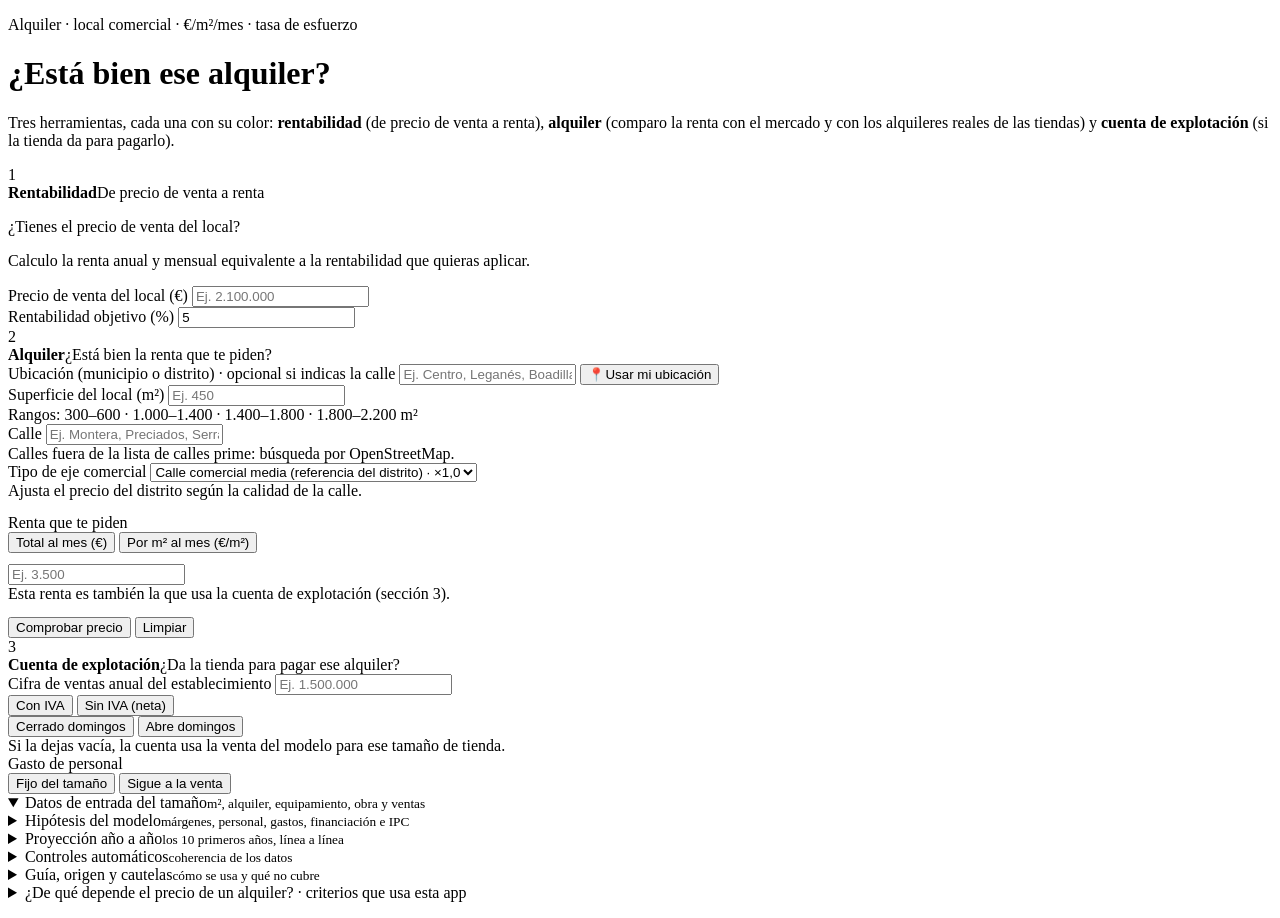
<file: src/index.html>
<!DOCTYPE html>
<html lang="es">
<head>
<meta charset="utf-8"/>
<meta name="viewport" content="width=device-width, initial-scale=1"/>
<title>Alquiler</title>
<meta name="description" content="Compara la renta de un local comercial con el mercado y calcula la tasa de esfuerzo."/>
<meta name="theme-color" content="#eef1f6"/>
<link rel="manifest" href="manifest.webmanifest"/>
<link rel="icon" type="image/png" href="icon-192.png"/>
<link rel="apple-touch-icon" href="icon-180.png"/>
<meta name="apple-mobile-web-app-capable" content="yes"/>
<meta name="apple-mobile-web-app-status-bar-style" content="default"/>
<meta name="apple-mobile-web-app-title" content="Alquiler"/>
<!-- INJECT:CSS -->
</head>
<body>
<div class="wrap">
<header>
  <p class="eyebrow">Alquiler · local comercial · €/m²/mes · tasa de esfuerzo</p>
  <h1>¿Está bien ese alquiler?</h1>
  <p class="sub">Tres herramientas, cada una con su color: <b class="tag-rent">rentabilidad</b> (de precio de venta a renta),
  <b class="tag-alq">alquiler</b> (comparo la renta con el mercado y con los alquileres reales de las tiendas)
  y <b class="tag-cta">cuenta de explotación</b> (si la tienda da para pagarlo).</p>
</header>

<!-- ═══════════ 1 · RENTABILIDAD ═══════════ -->
<section class="sec sec-rent">
<div class="sechead"><span class="secnum">1</span><div><b>Rentabilidad</b><span>De precio de venta a renta</span></div></div>
<div class="card">
  <p class="cardtitle">¿Tienes el precio de venta del local?</p>
  <p class="cardsub">Calculo la renta anual y mensual equivalente a la rentabilidad que quieras aplicar.</p>
  <div class="row2">
    <div>
      <label for="ventaPrecio">Precio de venta del local (€)</label>
      <input id="ventaPrecio" type="text" inputmode="decimal" placeholder="Ej. 2.100.000"/>
    </div>
    <div>
      <label for="rentabPct">Rentabilidad objetivo (%)</label>
      <input id="rentabPct" type="text" inputmode="decimal" placeholder="Ej. 5" value="5"/>
    </div>
  </div>
  <div class="hint" id="yieldNota"></div>
  <div id="yieldOut"></div>
</div>
</section>

<!-- ═══════════ 2 · ALQUILER ═══════════ -->
<section class="sec sec-alq">
<div class="sechead"><span class="secnum">2</span><div><b>Alquiler</b><span>¿Está bien la renta que te piden?</span></div></div>

<!-- Fila 1: Ubicación + m² -->
<div class="grid">
  <div class="card autobox">
    <label for="loc">Ubicación (municipio o distrito) · opcional si indicas la calle</label>
    <input id="loc" autocomplete="off" placeholder="Ej. Centro, Leganés, Boadilla del Monte..."/>
    <button type="button" class="geobtn" id="geoBtn" title="Rellenar con mi ubicación actual (GPS)">
      <span class="gi">📍</span><span class="gl">Usar mi ubicación</span>
    </button>
    <div class="sugg" id="sugg"></div>
    <div class="ok-pill" id="okpill"></div>
    <div class="hint" id="geoHint"></div>
    <div class="zona-aviso" id="zonaAviso"></div>
  </div>
  <div class="card">
    <label for="m2">Superficie del local (m²)</label>
    <input id="m2" type="text" inputmode="decimal" placeholder="Ej. 450"/>
    <div class="unit">Rangos: 300–600 · 1.000–1.400 · 1.400–1.800 · 1.800–2.200 m²</div>
  </div>
</div>

<!-- Fila 2: Calle + eje comercial -->
<div class="grid">
  <div class="card autobox">
    <label for="calle">Calle</label>
    <input id="calle" autocomplete="off" placeholder="Ej. Montera, Preciados, Serrano, o cualquier calle real..."/>
    <div class="sugg" id="suggCalle"></div>
    <div class="hint" id="hint"></div>
    <div class="coefnote">Calles fuera de la lista de calles prime: búsqueda por OpenStreetMap.</div>
  </div>
  <div class="card">
    <label for="eje">Tipo de eje comercial</label>
    <select id="eje">
      <option value="1.0">Calle comercial media (referencia del distrito) · ×1,0</option>
      <option value="2.2">Eje prime / primera línea, máximo tránsito · ×2,2</option>
      <option value="1.4">Calle comercial principal · ×1,4</option>
      <option value="0.65">Calle secundaria / poco tránsito · ×0,65</option>
    </select>
    <div class="coefnote">Ajusta el precio del distrito según la calidad de la calle.</div>
  </div>
</div>

<!-- Fila 3: Renta (con fondo propio para que resalte) -->
<div class="card rentcard" style="margin-top:14px">
  <label>Renta que te piden</label>
  <div class="seg" style="margin-bottom:11px">
    <button id="mTotal" class="on" type="button">Total al mes (€)</button>
    <button id="mUnit" type="button">Por m² al mes (€/m²)</button>
  </div>
  <input id="rent" type="text" inputmode="decimal" placeholder="Ej. 3.500"/>
  <div class="coefnote">Esta renta es también la que usa la cuenta de explotación (sección 3).</div>
  <div class="sug" id="rentSug"></div>
</div>

<!-- CTA -->
<div class="card" style="margin-top:14px">
  <div class="actions">
    <button class="cta" id="go">Comprobar precio</button>
    <button class="clear" id="clear" type="button">Limpiar</button>
  </div>
  <div class="err" id="err"></div>
</div>

<!-- Resultado -->
<div id="result"></div>
</section>

<!-- ═══════════ 3 · CUENTA DE EXPLOTACIÓN ═══════════ -->
<section class="sec sec-cta">
<div class="sechead"><span class="secnum">3</span><div><b>Cuenta de explotación</b><span>¿Da la tienda para pagar ese alquiler?</span></div></div>
<div class="grid">
  <div class="card">
    <label for="ventas">Cifra de ventas anual del establecimiento</label>
    <input id="ventas" type="text" inputmode="decimal" placeholder="Ej. 1.500.000"/>
    <div class="row2">
      <div class="seg sm">
        <button id="ivaSi" class="on" type="button">Con IVA</button>
        <button id="ivaNo" type="button">Sin IVA (neta)</button>
      </div>
      <div class="seg sm">
        <button id="domNo" class="on" type="button">Cerrado domingos</button>
        <button id="domSi" type="button">Abre domingos</button>
      </div>
    </div>
    <div class="coefnote">Si la dejas vacía, la cuenta usa la venta del modelo para ese tamaño de tienda.</div>
    <div class="sug" id="ventaSug"></div>
  </div>
  <div class="card">
    <label>Gasto de personal</label>
    <div class="seg sm">
      <button id="persFijo" class="on" type="button">Fijo del tamaño</button>
      <button id="persSigue" type="button">Sigue a la venta</button>
    </div>
    <div class="coefnote" id="persNota"></div>
  </div>
</div>

<!-- Datos del modelo, editables -->
<details class="ced" id="cedEntrada" open>
  <summary><span>Datos de entrada del tamaño</span><small>m², alquiler, equipamiento, obra y ventas</small><span id="cedEntradaSum"></span></summary>
  <div class="cedbody" id="cedEntradaBody"></div>
</details>
<details class="ced" id="cedHip">
  <summary><span>Hipótesis del modelo</span><small>márgenes, personal, gastos, financiación e IPC</small><span id="cedHipSum"></span></summary>
  <div class="cedbody" id="cedHipBody"></div>
</details>

<div id="cuentaOut"></div>

<details class="ced" id="cedProy">
  <summary><span>Proyección año a año</span><small>los 10 primeros años, línea a línea</small></summary>
  <div class="cedbody" id="cedProyBody"><p class="ced-intro">Abre este desplegable para ver la proyección.</p></div>
</details>
<details class="ced" id="cedCtl">
  <summary><span>Controles automáticos</span><small>coherencia de los datos</small><span id="cedCtlSum"></span></summary>
  <div class="cedbody" id="cedCtlBody"></div>
</details>
<details class="ced" id="cedGuia">
  <summary><span>Guía, origen y cautelas</span><small>cómo se usa y qué no cubre</small></summary>
  <div class="cedbody" id="cedGuiaBody"></div>
</details>
</section>

<!-- Criterios: de qué depende el precio del alquiler -->
<details class="crit">
  <summary>¿De qué depende el precio de un alquiler? · criterios que usa esta app</summary>
  <div class="critbody">

    <p class="cintro">El alquiler de un local no sale de una fórmula única: es un precio por metro
    cuadrado que se va ajustando por cuatro cosas. Estas son, en orden de cuánto pesan.</p>

    <div class="cstep">
      <div class="cnum">1</div>
      <div>
        <b>La ciudad o el distrito</b> — es el punto de partida.
        Cada zona tiene su precio medio en <b>€/m² al mes</b>, y va de unos <b>6 €/m²</b>
        en las zonas secundarias a casi <b>40 €/m²</b> en los ejes prime.
        <span class="cnota">Ojo con dar por hecho que Madrid es lo más caro: en este fichero
        los ejes prime más caros son <b>Bilbao (39,70)</b>, <b>San Sebastián (39,24)</b> y
        <b>Valencia (38,28)</b>, por delante de Madrid Centro (33,12) y de Ciutat Vella
        en Barcelona (25,50). De aquí sale el "precio medio de referencia" del resultado.</span>
      </div>
    </div>

    <div class="cstep">
      <div class="cnum">2</div>
      <div>
        <b>La zona dentro de la ciudad: A1 o A2</b> — muchas ciudades vienen partidas en dos.
        <b>A1</b> es el eje comercial principal; <b>A2</b>, el resto.
        La diferencia es enorme: en Albacete son <b>29,41 €/m²</b> en A1 frente a <b>8,50 €/m²</b> en A2,
        <b>3,5 veces más</b>. Por eso la app te pide confirmar la zona al elegir la ciudad.
      </div>
    </div>

    <div class="cstep">
      <div class="cnum">3</div>
      <div>
        <b>La calle concreta</b> — dentro de un mismo distrito, no vale lo mismo la calle
        con más paso que una travesía. Se aplica un multiplicador sobre el precio de la zona:
        <div class="ctable">
          <div><span>Eje prime, primera línea</span><b>×2,2</b></div>
          <div><span>Calle comercial principal</span><b>×1,4</b></div>
          <div><span>Calle media (referencia)</span><b>×1,0</b></div>
          <div><span>Calle secundaria, poco tránsito</span><b>×0,65</b></div>
        </div>
        <span class="cnota">Del ×0,65 al ×2,2 hay más del triple. Es el criterio que más se te puede
        escapar, porque lo eliges tú.</span>
      </div>
    </div>

    <div class="cstep">
      <div class="cnum">4</div>
      <div>
        <b>Los metros del local</b> — cuanto más grande, <b>menos</b> se paga por metro.
        Un local grande es más difícil de alquilar, así que el propietario baja el precio unitario.
        Tomando como base un local de 300–600 m²:
        <div class="ctable">
          <div><span>300 – 600 m²</span><b>referencia</b></div>
          <div><span>1.000 – 1.400 m²</span><b>−24%</b></div>
          <div><span>1.400 – 1.800 m²</span><b>−35%</b></div>
          <div><span>1.800 – 2.200 m²</span><b>−47%</b></div>
        </div>
        <span class="cnota">Son las medianas reales de las 175 ubicaciones del fichero.</span>
      </div>
    </div>

    <p class="csub">Un ejemplo entero</p>
    <div class="cex">
      <div><span>Local en Centro (Madrid), 450 m²</span></div>
      <div><span>Precio de la zona</span><b>33,12 €/m²/mes</b></div>
      <div><span>Calle media, sin ajuste (×1,0)</span><b>33,12 €/m²/mes</b></div>
      <div><span>× 450 m²</span><b>14.904 €/mes</b></div>
      <div class="cexr"><span>Si fuera un eje prime (×2,2)</span><b>32.789 €/mes</b></div>
    </div>

    <p class="csub">Cómo se juzga tu renta</p>
    <p>Cada zona no tiene un precio único sino una <b>horquilla</b> (mínimo, medio y máximo),
    de en torno a un ±6% alrededor del medio. Según dónde caiga tu renta:</p>
    <div class="ctable">
      <div><span>Por debajo del mínimo</span><b>Por debajo de mercado</b></div>
      <div><span>Entre el mínimo y el medio</span><b>Buen precio</b></div>
      <div><span>Entre el medio y el máximo</span><b>En mercado</b></div>
      <div><span>Por encima del máximo</span><b>Por encima de mercado</b></div>
    </div>

    <p class="csub">Y dos comprobaciones más</p>
    <p><b>¿Lo pueden pagar las ventas?</b> Lo dice la <b>cuenta de explotación</b>, y de ella sale la marca
    de riesgo: <b>Óptimo</b> si con esa renta la tienda gana desde el año 1; <b>Viable</b> si el año 1 da
    pérdidas pero de media en 10 años gana; <b>Riesgo</b> si no gana en ninguno de los dos. Junto a cada campo
    verás la <b>venta mínima</b> y el <b>alquiler máximo</b> con los que no se pierde dinero. La <b>tasa de
    esfuerzo</b> (renta mensual dividida entre lo que vende la tienda en un día) se muestra como dato de la
    tabla de cálculo, pero ya no decide el riesgo.</p>
    <p><b>¿Y si lo que tengo es el precio de venta?</b> Se aplica la <b>rentabilidad</b> que espera
    un propietario (el fichero la fija entre 7,00% y 7,75% según la ciudad): un local de 2.100.000 €
    al 7% son 147.000 € al año, es decir 12.250 € al mes.</p>

    <p class="cwarn"><b>Lo que esta app no puede decirte.</b>
    Los precios de referencia son de <b>2009</b>: sirven para comparar zonas entre sí, no como precio
    de hoy — por eso siempre tienes al lado el enlace a Idealista.
    El multiplicador de calle es un criterio de mercado, <b>no un precio medido calle a calle</b>.
    Y los alquileres reales de las tiendas son importes totales de 09/2016, sin superficie,
    así que no se pueden convertir a €/m².</p>

  </div>
</details>

<p class="foot" id="src"><!-- INJECT:FOOTER --></p>
</div>

<!-- INJECT:DATA -->
<!-- INJECT:TIENDAS -->
<!-- INJECT:CUENTA -->
<!-- INJECT:JS -->
<script>
if ("serviceWorker" in navigator &&
    (location.protocol === "https:" || location.hostname === "localhost" || location.hostname === "127.0.0.1")) {
  addEventListener("load", () => navigator.serviceWorker.register("sw.js"));
}
</script>
</body>
</html>
</file>
